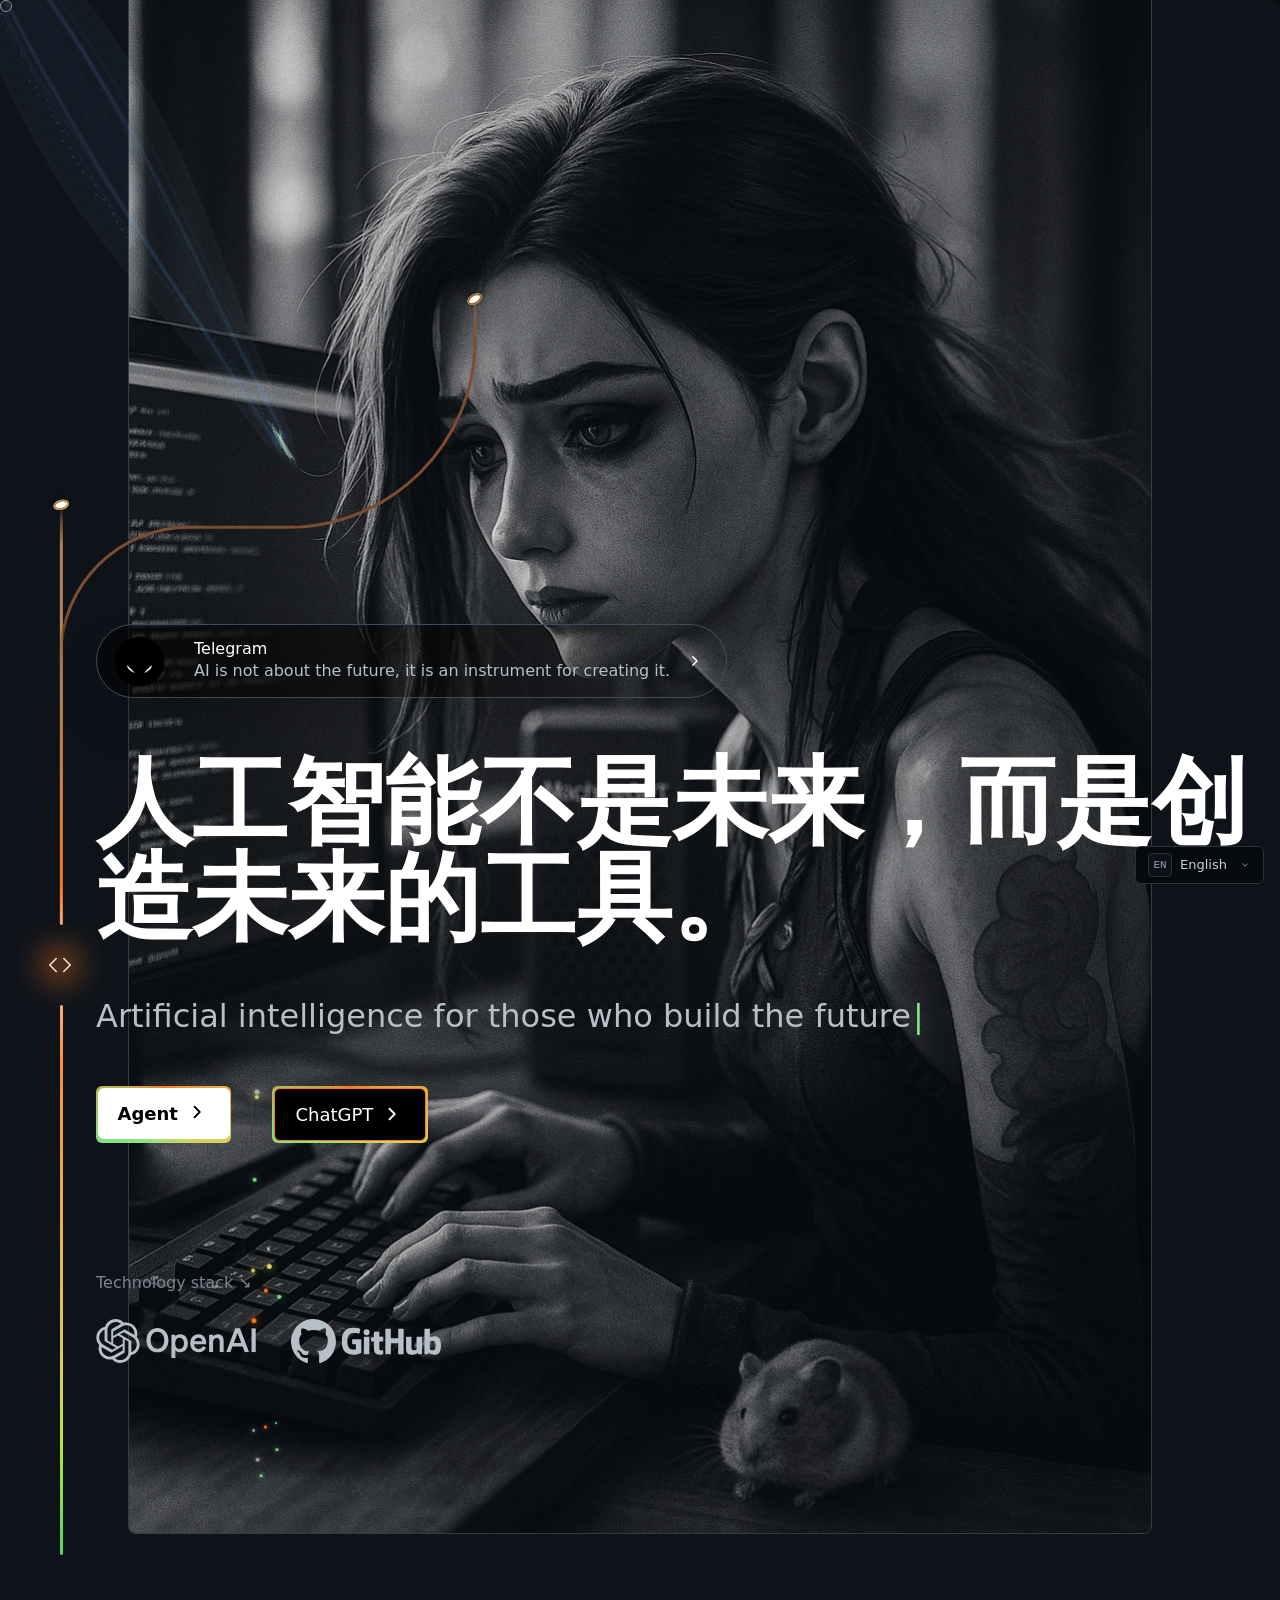
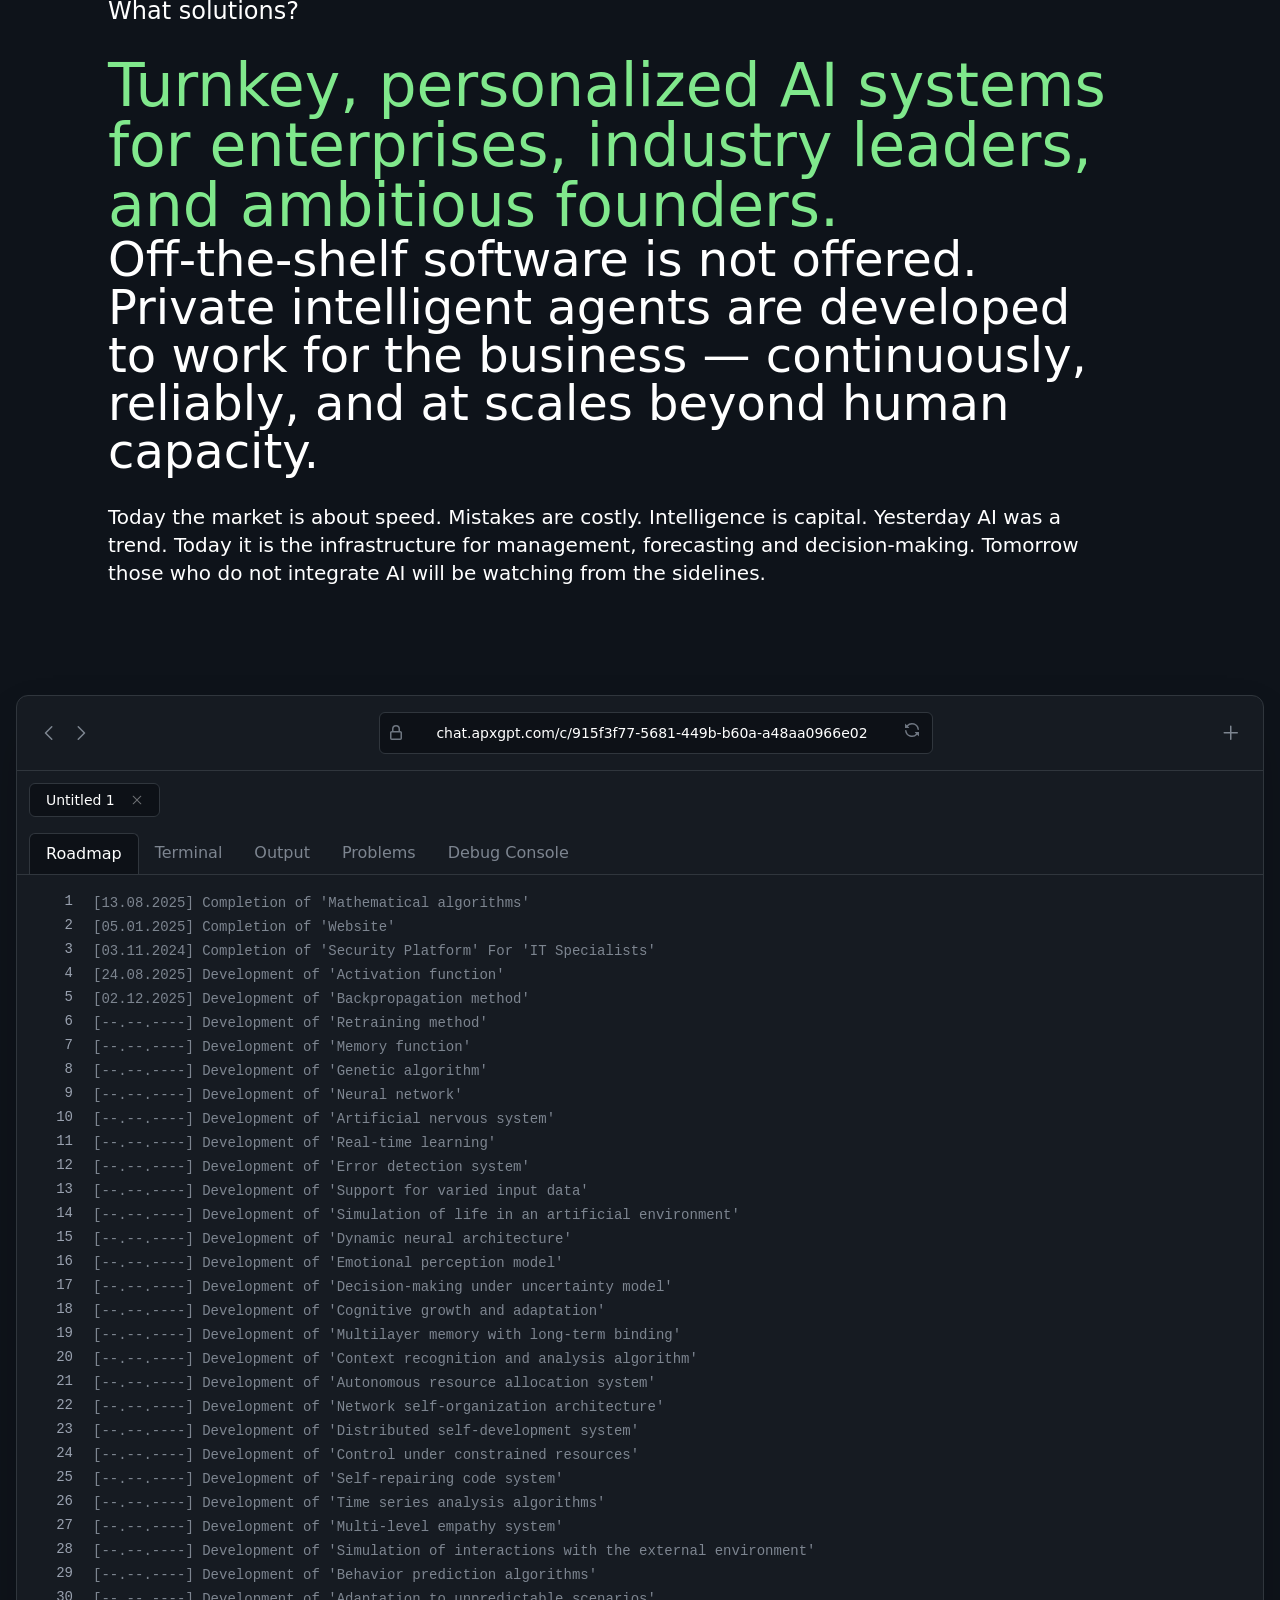
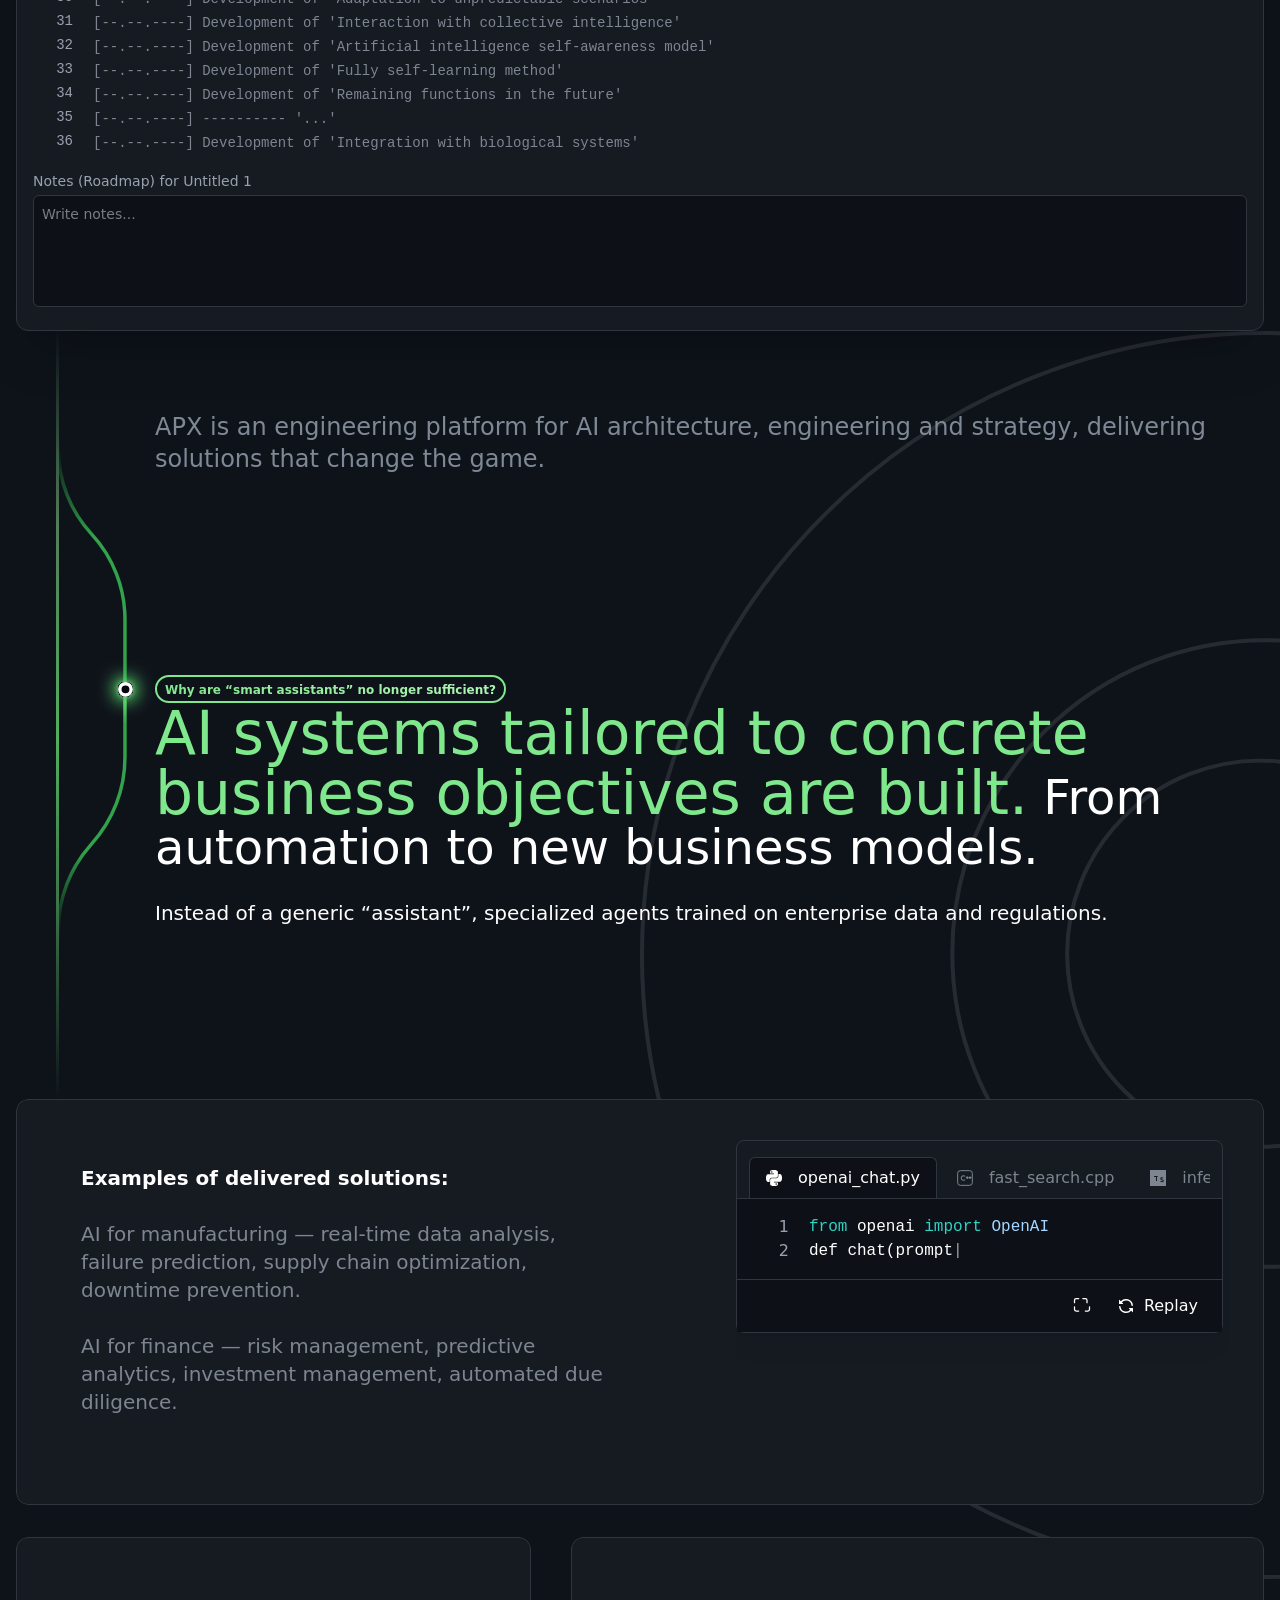
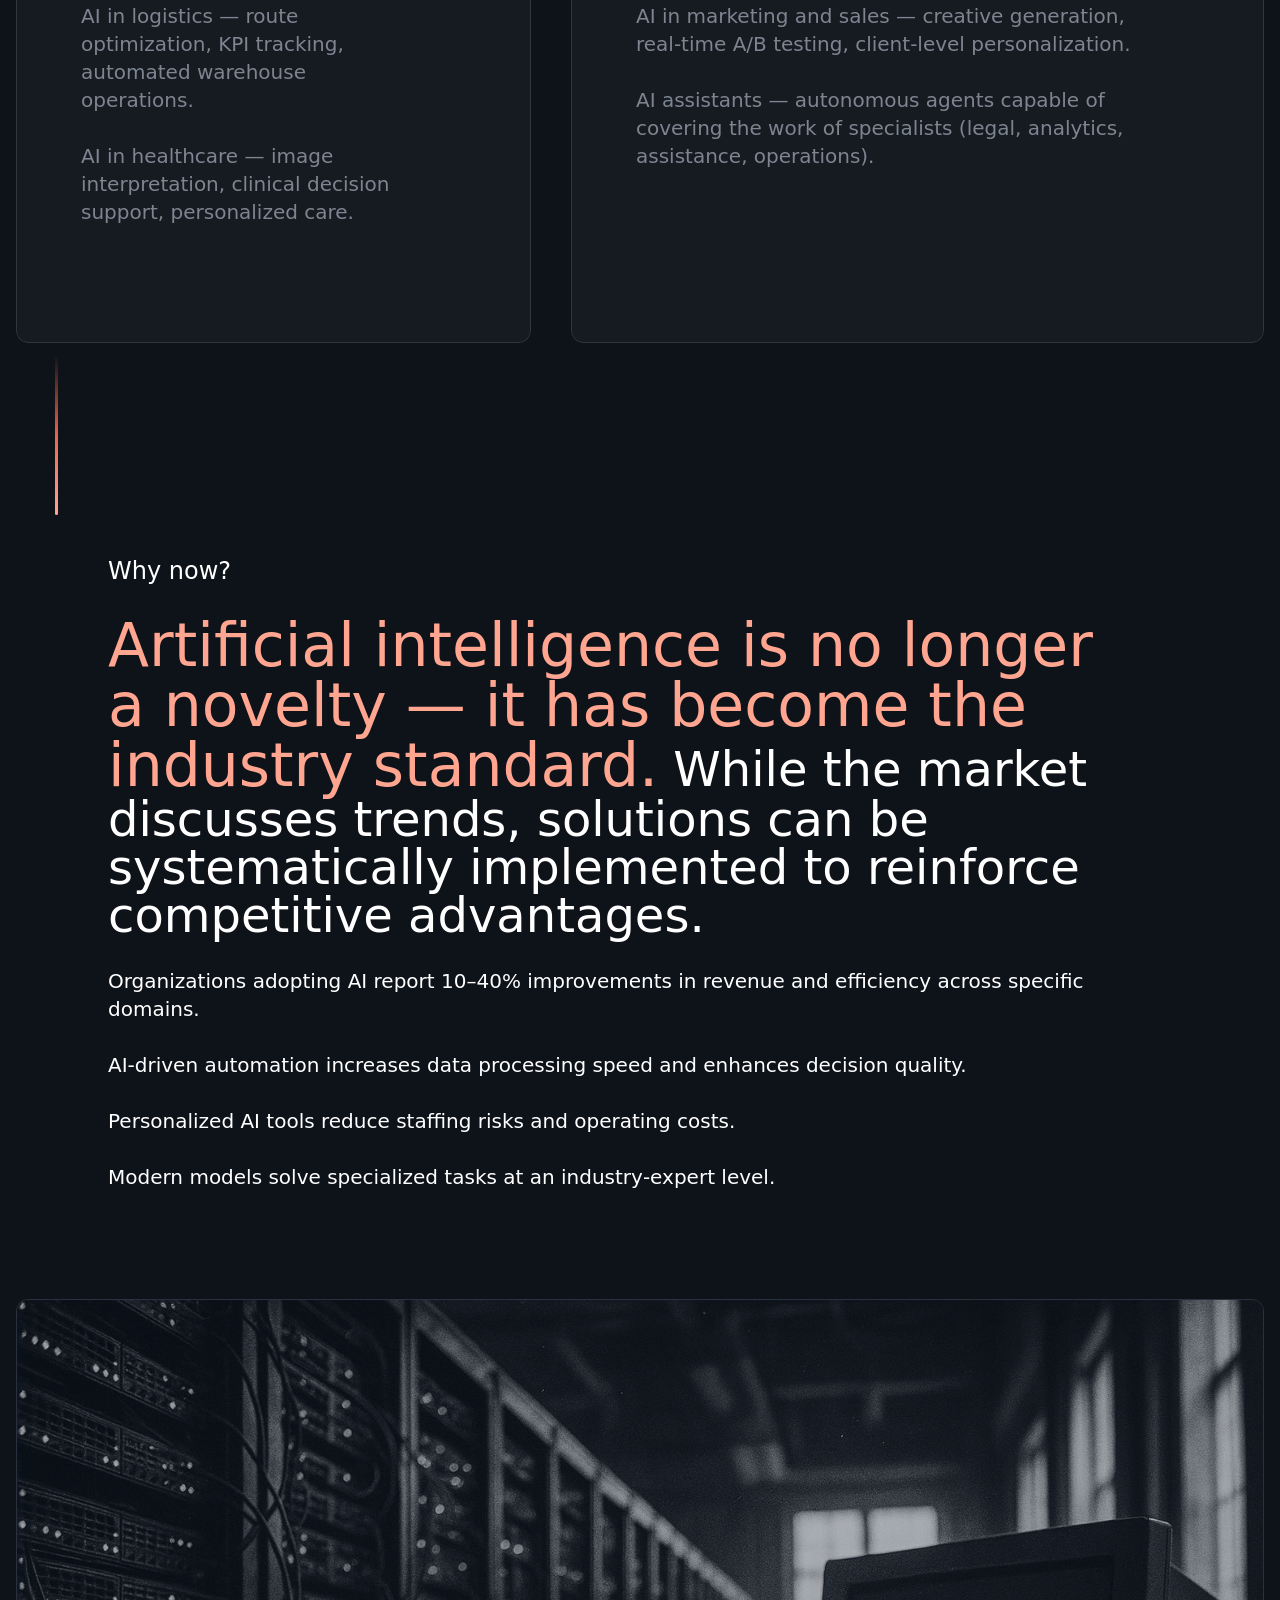
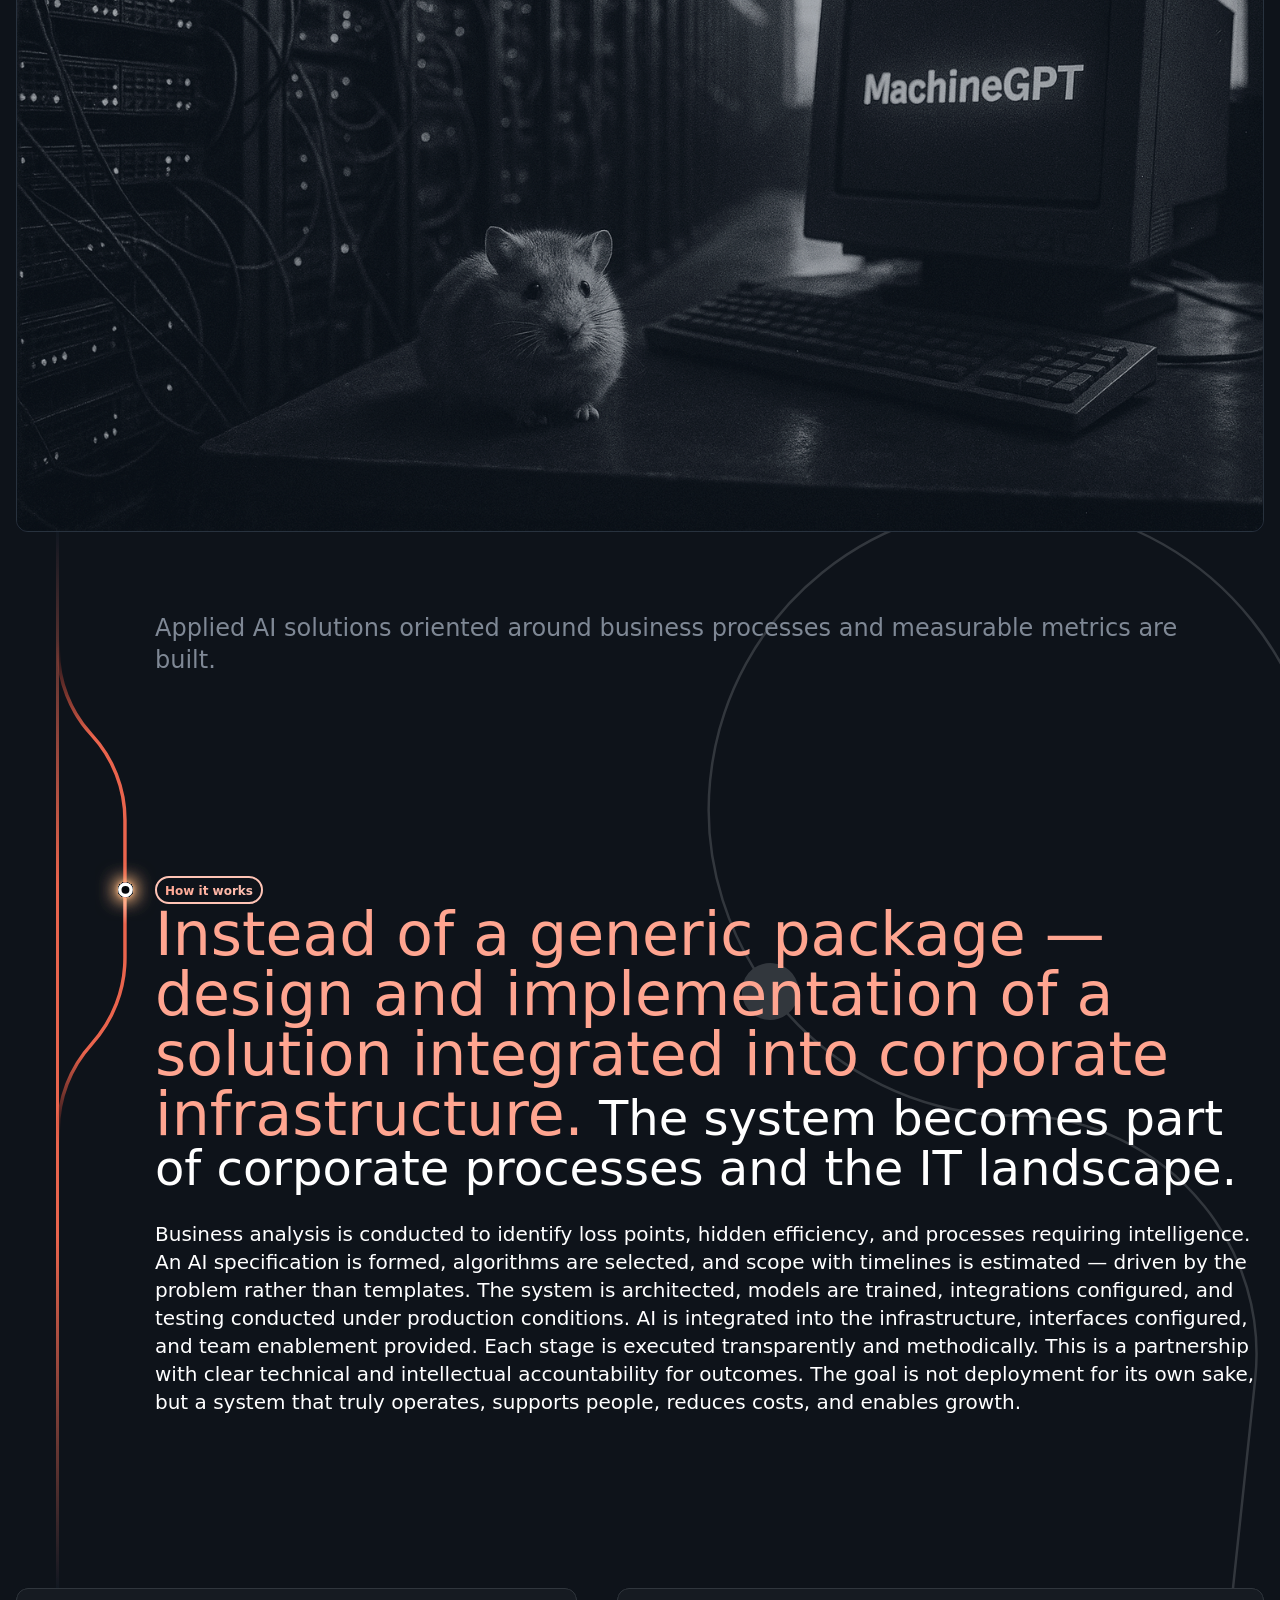
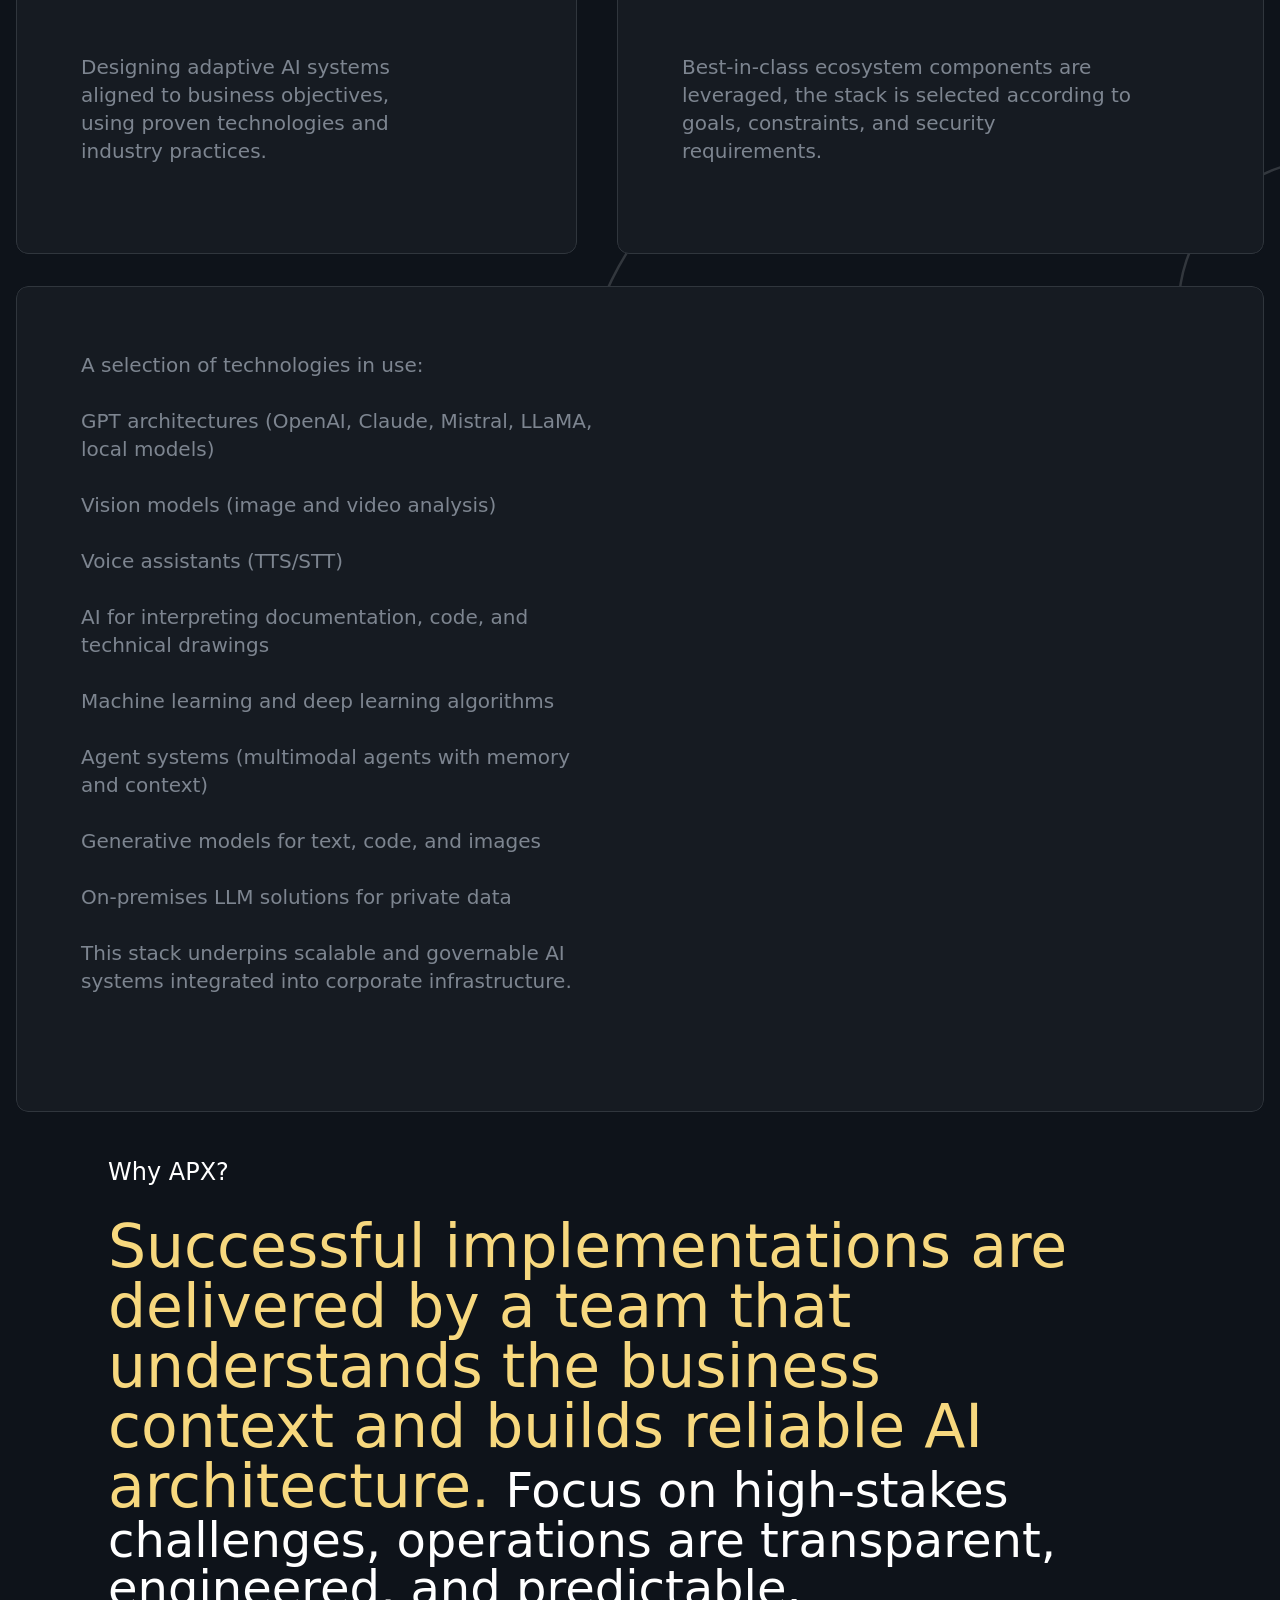
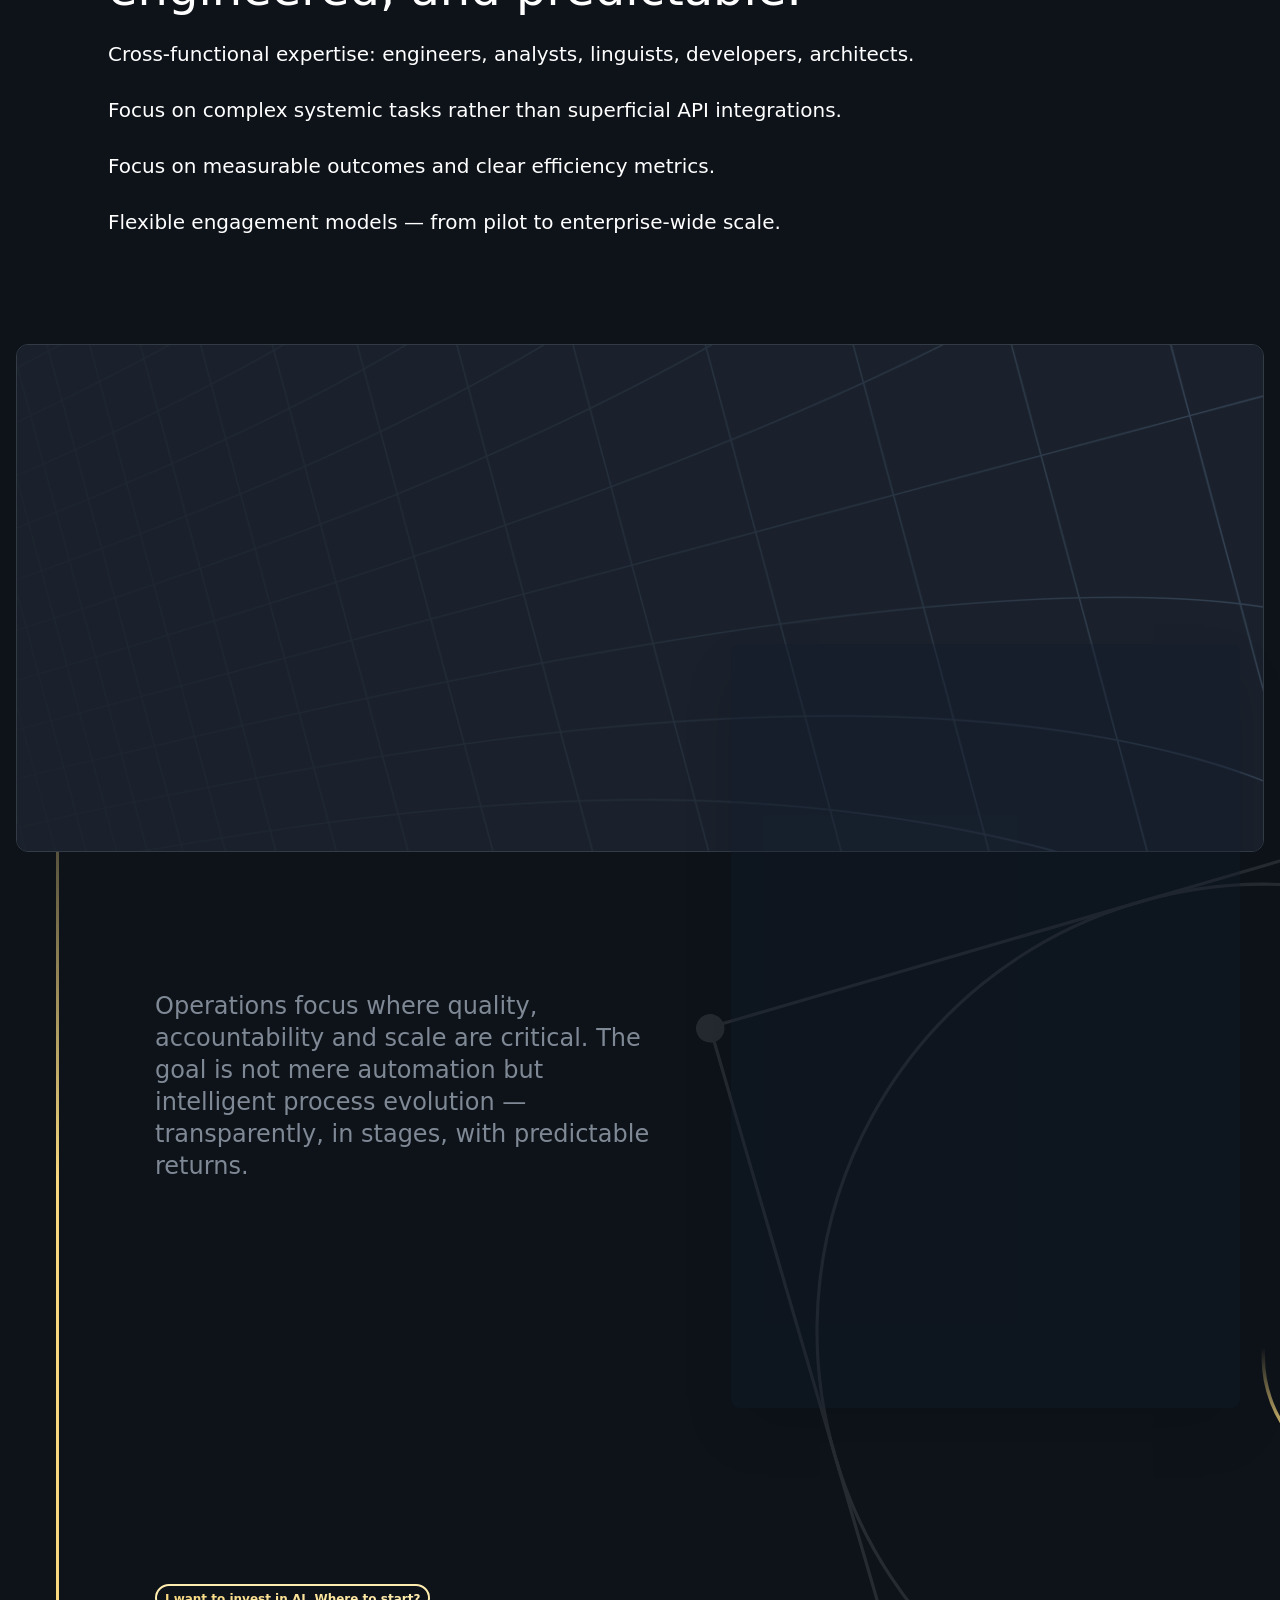
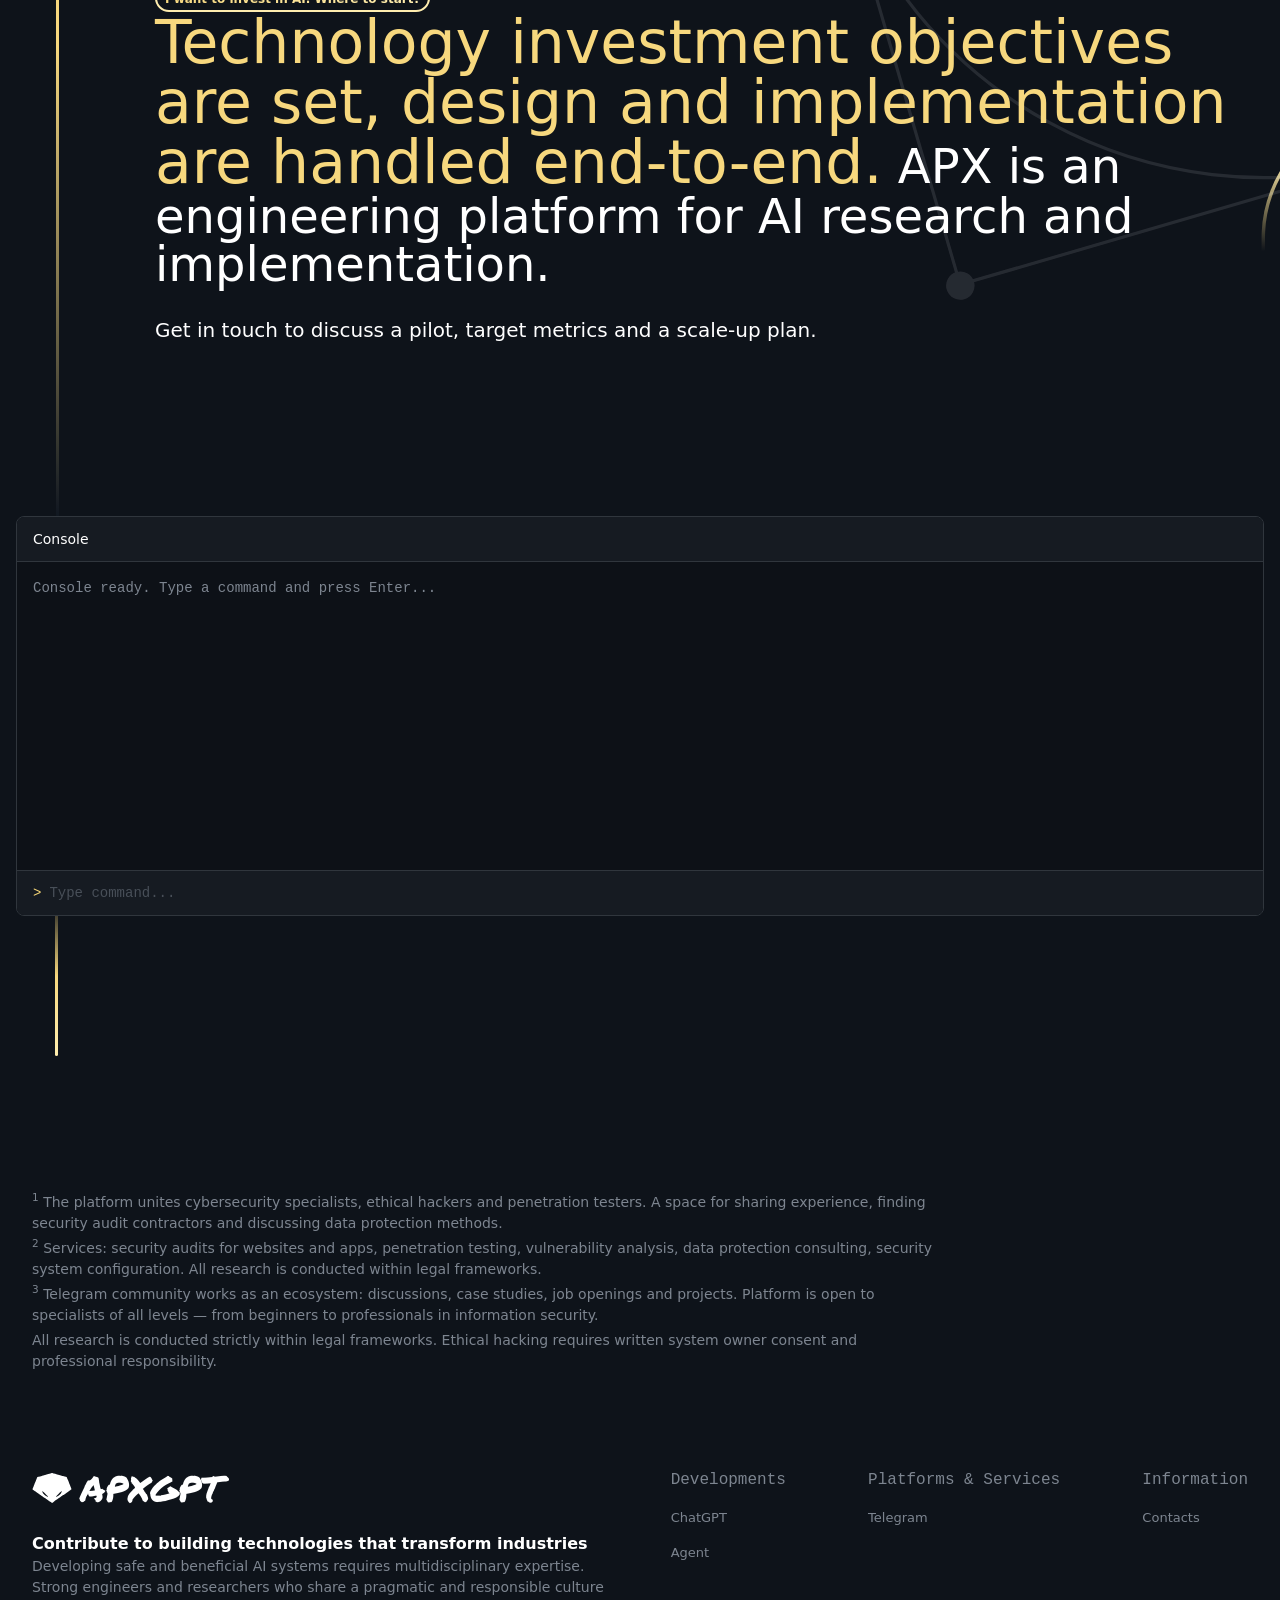
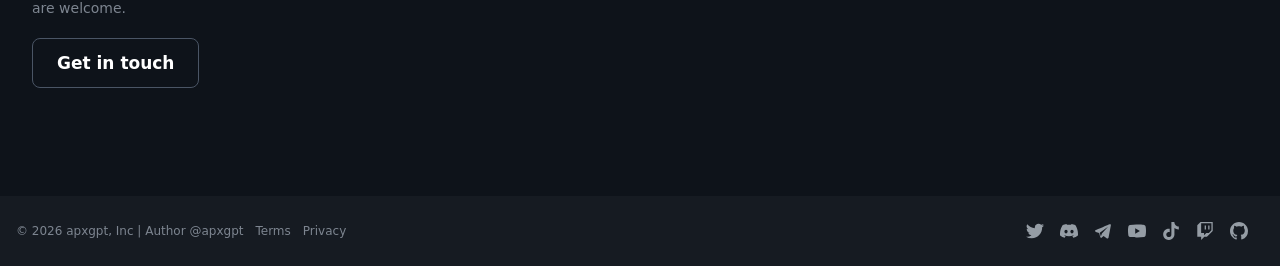
<file: en/index.html>
<!DOCTYPE html><html lang="en"><head><meta charSet="utf-8"/><meta name="viewport" content="width=device-width, initial-scale=1"/><link rel="preload" href="/_next/static/media/612bd71aa396cae6-s.p.0y-3ea_6ee5g5.woff2" as="font" crossorigin="" type="font/woff2"/><link rel="preload" as="image" href="/assets/home/signal-mesh-background.png"/><link rel="preload" as="image" href="/assets/capabilities/signal-node.svg"/><link rel="stylesheet" href="/_next/static/chunks/0eyrbq-ws9el-.css" data-precedence="next"/><link rel="stylesheet" href="/_next/static/chunks/3q1jnt1mzikx0.css" data-precedence="next"/><link rel="preload" as="script" fetchPriority="low" href="/_next/static/chunks/0a1gboz92241g.js"/><script src="/_next/static/chunks/12ng9y1xmtxdd.js" async=""></script><script src="/_next/static/chunks/2cya-h6pss2j9.js" async=""></script><script src="/_next/static/chunks/3w4o9hklow6fg.js" async=""></script><script src="/_next/static/chunks/turbopack-2u-mf2t0_rcni.js" async=""></script><script src="/_next/static/chunks/05-c3ty_6dwfk.js" async=""></script><script src="/_next/static/chunks/14mrh2-p_w84d.js" async=""></script><script src="/_next/static/chunks/3e0afwplf90z4.js" async=""></script><script src="/_next/static/chunks/417xt7o-_xp6f.js" async=""></script><script src="/_next/static/chunks/0uuqouyvovkws.js" async=""></script><script src="/_next/static/chunks/3sjrrxj4h_g0a.js" async=""></script><script src="/_next/static/chunks/3zw-fu-46hokt.js" async=""></script><script src="/_next/static/chunks/0br_f23o85n_d.js" async=""></script><script src="/_next/static/chunks/0yh4ntobiiva0.js" async=""></script><script src="/_next/static/chunks/1b0kgzo0_mpsv.js" async=""></script><meta name="next-size-adjust" content=""/><title>APX — Artificial Intelligence for Business | AI Platform | APX</title><meta name="description" content="APX is an engineering platform for designing and deploying artificial intelligence systems. AI agents, analytics, and business process automation for enterprises and startups."/><meta name="author" content="APXGPT"/><meta name="keywords" content="AI, artificial intelligence, machine learning, deep learning, AI for business, AI agents, automation, data analytics, GPT, neural networks, APX"/><meta name="creator" content="APXGPT"/><meta name="publisher" content="APXGPT"/><meta name="robots" content="index, follow, max-image-preview:large, max-snippet:-1"/><link rel="canonical" href="https://apxgpt.com/en/"/><link rel="alternate" hrefLang="ru" href="https://apxgpt.com/ru/"/><link rel="alternate" hrefLang="en" href="https://apxgpt.com/en/"/><link rel="alternate" hrefLang="zh" href="https://apxgpt.com/zh/"/><meta property="og:title" content="APX — Artificial Intelligence for Business | AI Platform"/><meta property="og:description" content="APX is an engineering platform for designing and deploying artificial intelligence systems. AI agents, analytics, and business process automation for enterprises and startups."/><meta property="og:url" content="https://apxgpt.com/en/"/><meta property="og:site_name" content="APX — AI Platform"/><meta property="og:locale" content="en_US"/><meta property="og:type" content="website"/><meta name="twitter:card" content="summary_large_image"/><meta name="twitter:title" content="APX — Artificial Intelligence for Business | AI Platform"/><meta name="twitter:description" content="APX is an engineering platform for designing and deploying artificial intelligence systems. AI agents, analytics, and business process automation for enterprises and startups."/><link rel="icon" href="/favicon.ico?favicon.2wsulhs5cn2k4.ico" sizes="32x32" type="image/x-icon"/><script src="/_next/static/chunks/0cz1d0mv5g_q7.js" noModule=""></script></head><body><div hidden=""><!--$--><!--/$--></div><canvas class="fixed inset-0 pointer-events-none z-0" style="opacity:1"></canvas><canvas class="fixed inset-0 pointer-events-none z-0" aria-hidden="true"></canvas><div class="custom-cursor" aria-hidden="true"></div><main class="site-content overflow-x-clip"><div class="relative z-50"><div class="absolute"></div></div><script type="application/ld+json">{"@context":"https://schema.org","@type":"Organization","name":"APXGPT","url":"https://apxgpt.com","logo":"https://apxgpt.com/assets/brand/avatar.png","description":"APX — engineering platform for designing and deploying artificial intelligence systems.","sameAs":["https://github.com/machinegpt","https://twitter.com/machinegpt","https://t.me/+xI1GzIsXQMw0MmMy"],"contactPoint":{"@type":"ContactPoint","email":"support@apxgpt.com","contactType":"customer service"}}</script><script type="application/ld+json">{"@context":"https://schema.org","@type":"WebSite","name":"APX — Artificial Intelligence for Business","url":"https://apxgpt.com/en","potentialAction":{"@type":"SearchAction","target":"https://apxgpt.com/search?q={search_term_string}","query-input":"required name=search_term_string"}}</script><div style="opacity:0;transform:translateY(10px)"><div class="overflow-hidden overflow-x-clip"><div class="absolute inset-0 opacity-30 rounded-lg mix-blend-screen bg-[#0c1622]"></div><div class="relative flex justify-center"><img alt="image-1024x1536-/assets/home/signal-mesh-background.png" loading="eager" width="1024" height="1536" decoding="async" data-nimg="1" class="absolute top-0 -left-52  max-sm:-left-8 md:left-auto lg:max-w-[1440px] max-md:max-w-[1240px] transition ease-in duration-200 -z-30 image rounded-b-lg border-x border-b border-[#30363d] select-none" style="color:transparent" src="/assets/home/signal-mesh-background.png"/></div><section class="hero-section px-4"><div class="relative max-w-[1280px] lg:pt-72 md:px-8 mx-auto pt-72"><div class="flex"><div class="relative"><div style="opacity:0;transform:translateY(40px)"><img alt="image-437x637-/assets/capabilities/signal-node.svg" loading="eager" width="437" height="637" decoding="async" data-nimg="1" class="max-md:mt-[-60px] max-w-none select-none" style="color:transparent" src="/assets/capabilities/signal-node.svg"/></div><div class="mx-auto my-7"><span class="relative z-[11]"><svg aria-hidden="true" height="24" viewBox="0 0 24 24" fill="currentColor" version="1.1" width="24" data-view-component="true" class="text-white"><path d="M15.22 4.97a.75.75 0 0 1 1.06 0l6.5 6.5a.75.75 0 0 1 0 1.06l-6.5 6.5a.749.749 0 0 1-1.275-.326.749.749 0 0 1 .215-.734L21.19 12l-5.97-5.97a.75.75 0 0 1 0-1.06Zm-6.44 0a.75.75 0 0 1 0 1.06L2.81 12l5.97 5.97a.749.749 0 0 1-.326 1.275.749.749 0 0 1-.734-.215l-6.5-6.5a.75.75 0 0 1 0-1.06l6.5-6.5a.75.75 0 0 1 1.06 0Z"></path></svg><span class="absolute left-0 top-0 w-6 h-full asset-glow " style="background-color:var(--mktg-accent-primary);filter:blur(17px)"></span></span></div><div class="relative"><div style="background:linear-gradient(#ffac72, #ff8d3e 10%, #d7d25e 70%, #b3e737 80%, #56d364);transform:scaleY(0)" class="mb-2 w-[3px] h-[550px] max-md:h-[650px] max-sm:h-[450px] max-ssm:h-[600px] max-sssm:h-[550px] line rounded-md ml-[12px] z-[-1]"></div></div></div><div class="absolute pt-36 mt-28 max-md:px-4 ml-4 md:ml-12"><div class="relative md:top-20 mb-[24px]" style="opacity:0;transform:translateY(40px)"><a href="https://t.me/+gCxP1kI2j3FlYzgy" target="_blank" rel="noreferrer" class="border-[1px] border-neutral-600 copilot rounded-full inline-block mb-2 shadow-2xl"><div class="flex items-center p-3 px-5"><img alt="image-180x180-/assets/brand/avatar.png" loading="lazy" width="180" height="180" decoding="async" data-nimg="1" class="rounded-full d-block w-auto flex-grow-0 flex-shrink-0 mr-6 max-md:mr-3 scale-110 select-none" style="color:transparent;width:45px;height:45px" src="/assets/brand/avatar.png"/><div class="md:mr-2 md:pl-2 py-0.5"><div class="font-medium text-white text-[16px] max-md:text-[14px] leading-5">Telegram</div><div class="max-md:text-[14px] text-[16px] text-[#b7bfc7]">AI is not about the future, it is an instrument for creating it.</div></div><div class="ml-auto"><svg xmlns="http://www.w3.org/2000/svg" class=" mb-[2px] text-white transition inline-block ml-3 ease-in duration-300  -translate-x-1" width="16" height="16" viewBox="0 0 16 16" fill="none"><path fill="currentColor" d="M7.28033 3.21967C6.98744 2.92678 6.51256 2.92678 6.21967 3.21967C5.92678 3.51256 5.92678 3.98744 6.21967 4.28033L7.28033 3.21967ZM11 8L11.5303 8.53033C11.8232 8.23744 11.8232 7.76256 11.5303 7.46967L11 8ZM6.21967 11.7197C5.92678 12.0126 5.92678 12.4874 6.21967 12.7803C6.51256 13.0732 6.98744 13.0732 7.28033 12.7803L6.21967 11.7197ZM6.21967 4.28033L10.4697 8.53033L11.5303 7.46967L7.28033 3.21967L6.21967 4.28033ZM10.4697 7.46967L6.21967 11.7197L7.28033 12.7803L11.5303 8.53033L10.4697 7.46967Z"></path><path class=" text-white transition ease-in duration-150 opacity-0 " stroke="currentColor" d="M1.75 8H11" stroke-width="1.5" stroke-linecap="round"></path></svg></div></div></a></div><h1 class="md:mt-28 lg:mt-32 sm:mt-12 mb-5 md:mb-12 relative z-2 max-md:mb-5 text-5xl md:text-7xl max-sm:text-5xl max-md:text-7xl lg:text-8xl font-semibold text-white" style="opacity:0;transform:translateY(40px)">人工智能不是未来，而是创造未来的工具。</h1><p class="relative z-1 text-[24px] md:text-[28px]  lg:text-[32px] leading-[30px] md:leading-[36px] lg:leading-[44px] mb-5 md:mb-12 md:10/12  lg:w-9/12 text-[#b7bfc7]" style="opacity:0;transform:translateY(40px)"><span class="typing-cursor">Artificial intelligence for those who build the future</span></p><div class="flex lg:w-11/12 md:space-x-5 max-md:flex-col max-md:gap-3" style="opacity:0;transform:translateY(40px)"><div class="gradient-border-wrapper rounded-md"><a href="https://github.com/machinegpt/agent" target="_blank" rel="noopener noreferrer" class="flex items-center w-full md:w-auto justify-center text-[18px] py-3 px-5 rounded-md bg-white font-bold gradient-border-inner">Agent<svg xmlns="http://www.w3.org/2000/svg" class=" mb-[2px] text-white transition inline-block ml-3 ease-in duration-300  -translate-x-1" width="20" height="20" viewBox="0 0 16 16" fill="none"><path fill="#000" d="M7.28033 3.21967C6.98744 2.92678 6.51256 2.92678 6.21967 3.21967C5.92678 3.51256 5.92678 3.98744 6.21967 4.28033L7.28033 3.21967ZM11 8L11.5303 8.53033C11.8232 8.23744 11.8232 7.76256 11.5303 7.46967L11 8ZM6.21967 11.7197C5.92678 12.0126 5.92678 12.4874 6.21967 12.7803C6.51256 13.0732 6.98744 13.0732 7.28033 12.7803L6.21967 11.7197ZM6.21967 4.28033L10.4697 8.53033L11.5303 7.46967L7.28033 3.21967L6.21967 4.28033ZM10.4697 7.46967L6.21967 11.7197L7.28033 12.7803L11.5303 8.53033L10.4697 7.46967Z"></path><path class=" text-white transition ease-in duration-150 opacity-0 " stroke="#000" d="M1.75 8H11" stroke-width="1.5" stroke-linecap="round"></path></svg></a></div><span class="max-sm:hidden border-t-[1px] md:border-l-[1px] border-neutral-700 mb-3 md:mb-0"></span><div class="gradient-border-wrapper gradient-border-accent rounded-md"><a href="https://sharedchat.fun" target="_blank" rel="noopener noreferrer" class="bg-black bg-opacity-50 flex items-center w-full md:w-auto justify-center text-[18px] py-3 px-5 rounded-md border-[#fc7920] border-[1.5px] text-white gradient-border-inner">ChatGPT<svg xmlns="http://www.w3.org/2000/svg" class=" mb-[2px] text-white transition inline-block ml-3 ease-in duration-300  -translate-x-1" width="20" height="20" viewBox="0 0 16 16" fill="none"><path fill="currentColor" d="M7.28033 3.21967C6.98744 2.92678 6.51256 2.92678 6.21967 3.21967C5.92678 3.51256 5.92678 3.98744 6.21967 4.28033L7.28033 3.21967ZM11 8L11.5303 8.53033C11.8232 8.23744 11.8232 7.76256 11.5303 7.46967L11 8ZM6.21967 11.7197C5.92678 12.0126 5.92678 12.4874 6.21967 12.7803C6.51256 13.0732 6.98744 13.0732 7.28033 12.7803L6.21967 11.7197ZM6.21967 4.28033L10.4697 8.53033L11.5303 7.46967L7.28033 3.21967L6.21967 4.28033ZM10.4697 7.46967L6.21967 11.7197L7.28033 12.7803L11.5303 8.53033L10.4697 7.46967Z"></path><path class=" text-white transition ease-in duration-150 opacity-0 " stroke="currentColor" d="M1.75 8H11" stroke-width="1.5" stroke-linecap="round"></path></svg></a></div></div><div class="md:my-32 my-24" style="opacity:0;transform:translateY(40px)"><p class="text-[16px] leading-[24px] text-[#7d8590]">Technology stack ↘︎</p><div class="mt-6 grid grid-cols-2 md:grid-cols-4 lg:grid-cols-6 items-center gap-y-4 gap-x-0.5 select-none"><a href="https://openai.com/api/" target="_blank" rel="noopener noreferrer" class="inline-block"><img alt="OpenAI logo" loading="lazy" width="162" height="44" decoding="async" data-nimg="1" class="transition ease-in-out duration-300 hover:brightness-125" style="color:transparent" src="/assets/partners/openai.svg"/></a><a href="https://github.com/machinegpt" target="_blank" rel="noopener noreferrer" class="inline-block"><img alt="GitHub logo" loading="lazy" width="150" height="44" decoding="async" data-nimg="1" class="transition ease-in-out duration-300 hover:brightness-125" style="color:transparent" src="/assets/partners/github.svg"/></a></div></div></div></div></div></section><div id="nav" class="absolute h-[60px] z-[100] hidden"><div class="w-full sticky  py-2 bg-[#0d1117]/95 backdrop-blur-sm top-0 max-lg:px-4"><div class="absolute bottom-0 left-0 right-0 h-[1px] bg-gradient-to-r from-[#fc7920] via-[#7ee787] to-[#fc7920] opacity-40"></div><div class="max-w-[1280px] mx-auto pb-2 lg:pb-3 pt-1 flex lg:px-3 px-4 lg:px-12 items-center max-lg:flex-col relative "><button class="lg:hidden absolute right-4 top-4 z-10"><svg aria-hidden="true" height="24" fill="currentColor" viewBox="0 0 24 24" version="1.1" width="24" data-view-component="true" class=" text-white false"><path d="M5.22 8.22a.749.749 0 0 0 0 1.06l6.25 6.25a.749.749 0 0 0 1.06 0l6.25-6.25a.749.749 0 1 0-1.06-1.06L12 13.939 6.28 8.22a.749.749 0 0 0-1.06 0Z"></path></svg><svg aria-hidden="true" height="24" width="24" fill="#fff" viewBox="0 0 24 24" version="1.1" data-view-component="true" class="hidden"><path d="M5.72 5.72a.75.75 0 0 1 1.06 0L12 10.94l5.22-5.22a.749.749 0 0 1 1.275.326.749.749 0 0 1-.215.734L13.06 12l5.22 5.22a.749.749 0 0 1-.326 1.275.749.749 0 0 1-.734-.215L12 13.06l-5.22 5.22a.751.751 0 0 1-1.042-.018.751.751 0 0 1-.018-1.042L10.94 12 5.72 6.78a.75.75 0 0 1 0-1.06Z"></path></svg></button><div class="flex lg:flex-row flex-col text-[16px] justify-start max-lg:w-full flex-auto lg:space-x-4 text-white "><a href="#whatWeDo" class="max-lg:pt-2 lg:hover:text-blue-500 max-lg:hidden">What solutions?<div class="w-10/12 max-lg:hidden mx-auto mt-1 h-[1px] false false"></div></a><a href="#whyNow" class="max-lg:pt-2 lg:hover:text-blue-500 max-lg:hidden">Why now?<div class="w-10/12 max-lg:hidden mx-auto mt-1 h-[1px] false false"></div></a><a href="#whyApx" class="max-lg:pt-2 lg:hover:text-blue-500 max-lg:hidden">Why APX?<div class="w-10/12 max-lg:hidden mx-auto mt-1 h-[1px] false false"></div></a></div><div class="lg:ml-5 flex items-center lg:space-x-5 max-lg:space-y-3 max-lg:flex-col max-lg:w-full max-lg:mt-5 max-lg:hidden"><a href="https://sharedchat.fun" target="_blank" rel="noopener noreferrer" class="flex items-center max-lg:w-full font-semibold justify-center rounded-md px-5 py-3 text-base text-white space-x-2 border-[1px] border-[#fc7920]">ChatGPT<svg xmlns="http://www.w3.org/2000/svg" class=" mb-[2px] text-white transition inline-block ml-3 ease-in duration-300  -translate-x-1" width="16" height="16" viewBox="0 0 16 16" fill="none"><path fill="currentColor" d="M7.28033 3.21967C6.98744 2.92678 6.51256 2.92678 6.21967 3.21967C5.92678 3.51256 5.92678 3.98744 6.21967 4.28033L7.28033 3.21967ZM11 8L11.5303 8.53033C11.8232 8.23744 11.8232 7.76256 11.5303 7.46967L11 8ZM6.21967 11.7197C5.92678 12.0126 5.92678 12.4874 6.21967 12.7803C6.51256 13.0732 6.98744 13.0732 7.28033 12.7803L6.21967 11.7197ZM6.21967 4.28033L10.4697 8.53033L11.5303 7.46967L7.28033 3.21967L6.21967 4.28033ZM10.4697 7.46967L6.21967 11.7197L7.28033 12.7803L11.5303 8.53033L10.4697 7.46967Z"></path><path class=" text-white transition ease-in duration-150 opacity-0 " stroke="currentColor" d="M1.75 8H11" stroke-width="1.5" stroke-linecap="round"></path></svg></a><a href="https://github.com/machinegpt/agent" target="_blank" rel="noopener noreferrer" class="flex items-center max-lg:w-full font-semibold justify-center rounded-md px-5 py-3 text-base bg-white">Agent<svg xmlns="http://www.w3.org/2000/svg" class=" mb-[2px] text-white transition inline-block ml-3 ease-in duration-300  -translate-x-1" width="16" height="16" viewBox="0 0 16 16" fill="none"><path fill="#000" d="M7.28033 3.21967C6.98744 2.92678 6.51256 2.92678 6.21967 3.21967C5.92678 3.51256 5.92678 3.98744 6.21967 4.28033L7.28033 3.21967ZM11 8L11.5303 8.53033C11.8232 8.23744 11.8232 7.76256 11.5303 7.46967L11 8ZM6.21967 11.7197C5.92678 12.0126 5.92678 12.4874 6.21967 12.7803C6.51256 13.0732 6.98744 13.0732 7.28033 12.7803L6.21967 11.7197ZM6.21967 4.28033L10.4697 8.53033L11.5303 7.46967L7.28033 3.21967L6.21967 4.28033ZM10.4697 7.46967L6.21967 11.7197L7.28033 12.7803L11.5303 8.53033L10.4697 7.46967Z"></path><path class=" text-white transition ease-in duration-150 opacity-0 " stroke="#000" d="M1.75 8H11" stroke-width="1.5" stroke-linecap="round"></path></svg></a></div></div></div></div><div class="fixed bottom-4 right-4 z-[50]"><div class="relative "><button type="button" aria-haspopup="listbox" aria-expanded="false" aria-label="Change language" class="inline-flex items-center gap-2 px-3 py-1.5 rounded-md border border-[#2a313b] bg-[#070a0d] text-white hover:border-[#3a4350] focus:outline-none focus:ring-1 focus:ring-[#30363d]"><span class="inline-flex items-center justify-center w-6 h-6 rounded bg-[#0d1117] text-[#9ba3af] border border-[#2a313b] text-[11px] font-mono">EN</span><span class="text-[13px] text-[#c9d1d9]">English</span><svg class="w-3 h-3 ml-1 transition-transform rotate-0" viewBox="0 0 20 20" fill="none" aria-hidden="true"><path d="M6 8l4 4 4-4" stroke="#9ba3af" stroke-width="1.5" stroke-linecap="round" stroke-linejoin="round"></path></svg></button></div></div><div id="whatWeDo" class="home-section px-4 pt-8 false"><div class="max-w-[1280px] mx-auto"><div class="flex md:pl-7 space-x-3 md:space-x-10"><div class="flex flex-col items-center"><div class="hero-drone relative py-1" style="opacity:0"><svg aria-hidden="true" height="24" viewBox="0 0 24 24" fill="currentColor" version="1.1" width="24" data-view-component="true" class="octicon octicon-briefcase text-white"><path d="M7.5 1.75C7.5.784 8.284 0 9.25 0h5.5c.966 0 1.75.784 1.75 1.75V4h4.75c.966 0 1.75.784 1.75 1.75v14.5A1.75 1.75 0 0 1 21.25 22H2.75A1.75 1.75 0 0 1 1 20.25V5.75C1 4.784 1.784 4 2.75 4H7.5Zm-5 10.24v8.26c0 .138.112.25.25.25h18.5a.25.25 0 0 0 .25-.25v-8.26A4.235 4.235 0 0 1 18.75 13H5.25a4.235 4.235 0 0 1-2.75-1.01Zm19-3.24v-3a.25.25 0 0 0-.25-.25H2.75a.25.25 0 0 0-.25.25v3a2.75 2.75 0 0 0 2.75 2.75h13.5a2.75 2.75 0 0 0 2.75-2.75Zm-6.5-7a.25.25 0 0 0-.25-.25h-5.5a.25.25 0 0 0-.25.25V4h6Z"></path></svg><span class="absolute left-0 top-0 h-full w-full asset-glow-productivity z-3"></span></div><div class="h-full w-[3px] mt-6 rounded-md bg-gradient-to-b from-[#7ee787]" style="height:0px"></div></div><div class="md:w-10/12 mb-24" style="opacity:0;transform:translateX(-30px)"><h2 class="hero-drone text-[20px] md:text-2xl mb-7 font-medium text-white">What solutions?</h2><h3 class="text-[28px] md:text-[40px] max-md:leading-8 max-lg:leading-10 lg:text-5xl mb-7 font-medium text-white"><span class="mb-2 mt-3 mb-7 lg:text-6xl md:text-5xl text-3xl font-medium" style="color:#7ee787">Turnkey, personalized AI systems for enterprises, industry leaders, and ambitious founders.</span> <!-- -->Off‑the‑shelf software is not offered. Private intelligent agents are developed to work for the business — continuously, reliably, and at scales beyond human capacity.</h3><p class="mb-3 md:text-xl text-base font-medium text-white">Today the market is about speed. Mistakes are costly. Intelligence is capital. Yesterday AI was a trend. Today it is the infrastructure for management, forecasting and decision‑making. Tomorrow those who do not integrate AI will be watching from the sidelines.</p></div></div><div class="tab rounded-xl border-[0.5px] border-[#30363d] overflow-hidden relative shadow-2xl bg-[#161b22]"><div class="flex items-center justify-between border-b-[0.5px] border-[#30363d] p-4"><div class="pre-next max-md:hidden flex text-[#7d8590] font-medium"><button type="button" aria-label="Previous tab" class="p-1 rounded hover:text-gray-300"><svg aria-hidden="true" height="24" fill="currentColor" viewBox="0 0 24 24" version="1.1" width="24" data-view-component="true" class="octicon octicon-chevron-left color-fg-muted"><path d="M15.28 5.22a.75.75 0 0 1 0 1.06L9.56 12l5.72 5.72a.749.749 0 0 1-.326 1.275.749.749 0 0 1-.734-.215l-6.25-6.25a.75.75 0 0 1 0-1.06l6.25-6.25a.75.75 0 0 1 1.06 0Z"></path></svg></button><button type="button" aria-label="Next tab" class="p-1 rounded hover:text-gray-300"><svg aria-hidden="true" height="24" fill="currentColor" viewBox="0 0 24 24" version="1.1" width="24" data-view-component="true" class="octicon octicon-chevron-right color-fg-muted"><path d="M8.72 18.78a.75.75 0 0 1 0-1.06L14.44 12 8.72 6.28a.751.751 0 0 1 .018-1.042.751.751 0 0 1 1.042-.018l6.25 6.25a.75.75 0 0 1 0 1.06l-6.25 6.25a.75.75 0 0 1-1.06 0Z"></path></svg></button></div><div class="flex items-center justify-between px-2 py-1 rounded-md bg-[#0d1117] border-[0.5px] border-[#30363d] w-full md:w-auto"><svg aria-hidden="true" height="16" fill="currentColor" viewBox="0 0 16 16" version="1.1" width="16" data-view-component="true" class="octicon octicon-lock color-fg-subtle flex-shrink-0 text-[#7d8590]"><path d="M4 4a4 4 0 0 1 8 0v2h.25c.966 0 1.75.784 1.75 1.75v5.5A1.75 1.75 0 0 1 12.25 15h-8.5A1.75 1.75 0 0 1 2 13.25v-5.5C2 6.784 2.784 6 3.75 6H4Zm8.25 3.5h-8.5a.25.25 0 0 0-.25.25v5.5c0 .138.112.25.25.25h8.5a.25.25 0 0 0 .25-.25v-5.5a.25.25 0 0 0-.25-.25ZM10.5 6V4a2.5 2.5 0 1 0-5 0v2Z"></path></svg><div class="md:px-8 px-2 text-white whitespace-nowrap overflow-hidden text-[14px] text-ellipsis">chat.apxgpt.com/c/915f3f77-5681-449b-b60a-a48aa0966e02</div><button type="button" aria-label="Refresh content" class="p-1 rounded"><span class="inline-flex"><svg aria-hidden="true" height="16" fill="currentColor" viewBox="0 0 16 16" version="1.1" width="16" data-view-component="true" class="octicon octicon-sync color-fg-subtle flex-shrink-0 text-[#7d8590]"><path d="M1.705 8.005a.75.75 0 0 1 .834.656 5.5 5.5 0 0 0 9.592 2.97l-1.204-1.204a.25.25 0 0 1 .177-.427h3.646a.25.25 0 0 1 .25.25v3.646a.25.25 0 0 1-.427.177l-1.38-1.38A7.002 7.002 0 0 1 1.05 8.84a.75.75 0 0 1 .656-.834ZM8 2.5a5.487 5.487 0 0 0-4.131 1.869l1.204 1.204A.25.25 0 0 1 4.896 6H1.25A.25.25 0 0 1 1 5.75V2.104a.25.25 0 0 1 .427-.177l1.38 1.38A7.002 7.002 0 0 1 14.95 7.16a.75.75 0 0 1-1.49.178A5.5 5.5 0 0 0 8 2.5Z"></path></svg></span></button></div><div class="pre-next max-md:hidden flex text-[#7d8590] font-medium"><button type="button" aria-label="Add file" class="p-1 rounded hover:text-gray-300"><svg aria-hidden="true" height="24" fill="currentColor" viewBox="0 0 24 24" version="1.1" width="24" data-view-component="true" class="octicon octicon-plus color-fg-muted"><path d="M11.75 4.5a.75.75 0 0 1 .75.75V11h5.75a.75.75 0 0 1 0 1.5H12.5v5.75a.75.75 0 0 1-1.5 0V12.5H5.25a.75.75 0 0 1 0-1.5H11V5.25a.75.75 0 0 1 .75-.75Z"></path></svg></button></div></div><div class="flex items-stretch"><div class="min-w-0 w-full"><div class="text-[#7d8590]"><ul class="flex px-3 pt-4 md:pt-4 border-b-[0.5px] border-[#30363d] overflow-x-auto whitespace-nowrap no-scrollbar"><li class="px-3 py-1.5 md:px-4 md:py-2 border-[0.5px] rounded-t-md border-b-[0] text-white border-[#30363d] bg-[#0d1117]">Roadmap</li><li class="px-3 py-1.5 md:px-4 md:py-2 cursor-pointer hover:text-gray-300">Terminal</li><li class="px-3 py-1.5 md:px-4 md:py-2 cursor-pointer hover:text-gray-300">Output</li><li class="px-3 py-1.5 md:px-4 md:py-2 cursor-pointer hover:text-gray-300">Problems</li><li class="px-3 py-1.5 md:px-4 md:py-2 cursor-pointer hover:text-gray-300">Debug Console</li></ul></div><div class="px-4 pt-4 pb-4 text-[#7d8590]"><div class="relative w-full overflow-auto outline-none focus:outline-none focus:ring-0 border-0 bg-transparent no-scrollbar"><div class="min-w-full font-mono text-[14px]" style="opacity:0"><div class="grid grid-cols-[3rem_1fr] gap-3 items-start" style="opacity:0;transform:translateY(3px)"><div class="select-none pr-2 text-right text-gray-400">1</div><div class="w-full"><pre class="whitespace-pre leading-6 text-[14px] text-[#7d8590]"><span class="code-editor-line-mktg">[13.08.2025] Completion of &#x27;Mathematical algorithms&#x27;</span></pre></div></div><div class="grid grid-cols-[3rem_1fr] gap-3 items-start" style="opacity:0;transform:translateY(3px)"><div class="select-none pr-2 text-right text-gray-400">2</div><div class="w-full"><pre class="whitespace-pre leading-6 text-[14px] text-[#7d8590]"><span class="code-editor-line-mktg">[05.01.2025] Completion of &#x27;Website&#x27;</span></pre></div></div><div class="grid grid-cols-[3rem_1fr] gap-3 items-start" style="opacity:0;transform:translateY(3px)"><div class="select-none pr-2 text-right text-gray-400">3</div><div class="w-full"><pre class="whitespace-pre leading-6 text-[14px] text-[#7d8590]"><span class="code-editor-line-mktg">[03.11.2024] Completion of &#x27;Security Platform&#x27; For &#x27;IT Specialists&#x27;</span></pre></div></div><div class="grid grid-cols-[3rem_1fr] gap-3 items-start" style="opacity:0;transform:translateY(3px)"><div class="select-none pr-2 text-right text-gray-400">4</div><div class="w-full"><pre class="whitespace-pre leading-6 text-[14px] text-[#7d8590]"><span class="code-editor-line-mktg">[24.08.2025] Development of &#x27;Activation function&#x27;</span></pre></div></div><div class="grid grid-cols-[3rem_1fr] gap-3 items-start" style="opacity:0;transform:translateY(3px)"><div class="select-none pr-2 text-right text-gray-400">5</div><div class="w-full"><pre class="whitespace-pre leading-6 text-[14px] text-[#7d8590]"><span class="code-editor-line-mktg">[02.12.2025] Development of &#x27;Backpropagation method&#x27;</span></pre></div></div><div class="grid grid-cols-[3rem_1fr] gap-3 items-start" style="opacity:0;transform:translateY(3px)"><div class="select-none pr-2 text-right text-gray-400">6</div><div class="w-full"><pre class="whitespace-pre leading-6 text-[14px] text-[#7d8590]"><span class="code-editor-line-mktg">[--.--.----] Development of &#x27;Retraining method&#x27;</span></pre></div></div><div class="grid grid-cols-[3rem_1fr] gap-3 items-start" style="opacity:0;transform:translateY(3px)"><div class="select-none pr-2 text-right text-gray-400">7</div><div class="w-full"><pre class="whitespace-pre leading-6 text-[14px] text-[#7d8590]"><span class="code-editor-line-mktg">[--.--.----] Development of &#x27;Memory function&#x27;</span></pre></div></div><div class="grid grid-cols-[3rem_1fr] gap-3 items-start" style="opacity:0;transform:translateY(3px)"><div class="select-none pr-2 text-right text-gray-400">8</div><div class="w-full"><pre class="whitespace-pre leading-6 text-[14px] text-[#7d8590]"><span class="code-editor-line-mktg">[--.--.----] Development of &#x27;Genetic algorithm&#x27;</span></pre></div></div><div class="grid grid-cols-[3rem_1fr] gap-3 items-start" style="opacity:0;transform:translateY(3px)"><div class="select-none pr-2 text-right text-gray-400">9</div><div class="w-full"><pre class="whitespace-pre leading-6 text-[14px] text-[#7d8590]"><span class="code-editor-line-mktg">[--.--.----] Development of &#x27;Neural network&#x27;</span></pre></div></div><div class="grid grid-cols-[3rem_1fr] gap-3 items-start" style="opacity:0;transform:translateY(3px)"><div class="select-none pr-2 text-right text-gray-400">10</div><div class="w-full"><pre class="whitespace-pre leading-6 text-[14px] text-[#7d8590]"><span class="code-editor-line-mktg">[--.--.----] Development of &#x27;Artificial nervous system&#x27;</span></pre></div></div><div class="grid grid-cols-[3rem_1fr] gap-3 items-start" style="opacity:0;transform:translateY(3px)"><div class="select-none pr-2 text-right text-gray-400">11</div><div class="w-full"><pre class="whitespace-pre leading-6 text-[14px] text-[#7d8590]"><span class="code-editor-line-mktg">[--.--.----] Development of &#x27;Real-time learning&#x27;</span></pre></div></div><div class="grid grid-cols-[3rem_1fr] gap-3 items-start" style="opacity:0;transform:translateY(3px)"><div class="select-none pr-2 text-right text-gray-400">12</div><div class="w-full"><pre class="whitespace-pre leading-6 text-[14px] text-[#7d8590]"><span class="code-editor-line-mktg">[--.--.----] Development of &#x27;Error detection system&#x27;</span></pre></div></div><div class="grid grid-cols-[3rem_1fr] gap-3 items-start" style="opacity:0;transform:translateY(3px)"><div class="select-none pr-2 text-right text-gray-400">13</div><div class="w-full"><pre class="whitespace-pre leading-6 text-[14px] text-[#7d8590]"><span class="code-editor-line-mktg">[--.--.----] Development of &#x27;Support for varied input data&#x27;</span></pre></div></div><div class="grid grid-cols-[3rem_1fr] gap-3 items-start" style="opacity:0;transform:translateY(3px)"><div class="select-none pr-2 text-right text-gray-400">14</div><div class="w-full"><pre class="whitespace-pre leading-6 text-[14px] text-[#7d8590]"><span class="code-editor-line-mktg">[--.--.----] Development of &#x27;Simulation of life in an artificial environment&#x27;</span></pre></div></div><div class="grid grid-cols-[3rem_1fr] gap-3 items-start" style="opacity:0;transform:translateY(3px)"><div class="select-none pr-2 text-right text-gray-400">15</div><div class="w-full"><pre class="whitespace-pre leading-6 text-[14px] text-[#7d8590]"><span class="code-editor-line-mktg">[--.--.----] Development of &#x27;Dynamic neural architecture&#x27;</span></pre></div></div><div class="grid grid-cols-[3rem_1fr] gap-3 items-start" style="opacity:0;transform:translateY(3px)"><div class="select-none pr-2 text-right text-gray-400">16</div><div class="w-full"><pre class="whitespace-pre leading-6 text-[14px] text-[#7d8590]"><span class="code-editor-line-mktg">[--.--.----] Development of &#x27;Emotional perception model&#x27;</span></pre></div></div><div class="grid grid-cols-[3rem_1fr] gap-3 items-start" style="opacity:0;transform:translateY(3px)"><div class="select-none pr-2 text-right text-gray-400">17</div><div class="w-full"><pre class="whitespace-pre leading-6 text-[14px] text-[#7d8590]"><span class="code-editor-line-mktg">[--.--.----] Development of &#x27;Decision-making under uncertainty model&#x27;</span></pre></div></div><div class="grid grid-cols-[3rem_1fr] gap-3 items-start" style="opacity:0;transform:translateY(3px)"><div class="select-none pr-2 text-right text-gray-400">18</div><div class="w-full"><pre class="whitespace-pre leading-6 text-[14px] text-[#7d8590]"><span class="code-editor-line-mktg">[--.--.----] Development of &#x27;Cognitive growth and adaptation&#x27;</span></pre></div></div><div class="grid grid-cols-[3rem_1fr] gap-3 items-start" style="opacity:0;transform:translateY(3px)"><div class="select-none pr-2 text-right text-gray-400">19</div><div class="w-full"><pre class="whitespace-pre leading-6 text-[14px] text-[#7d8590]"><span class="code-editor-line-mktg">[--.--.----] Development of &#x27;Multilayer memory with long-term binding&#x27;</span></pre></div></div><div class="grid grid-cols-[3rem_1fr] gap-3 items-start" style="opacity:0;transform:translateY(3px)"><div class="select-none pr-2 text-right text-gray-400">20</div><div class="w-full"><pre class="whitespace-pre leading-6 text-[14px] text-[#7d8590]"><span class="code-editor-line-mktg">[--.--.----] Development of &#x27;Context recognition and analysis algorithm&#x27;</span></pre></div></div><div class="grid grid-cols-[3rem_1fr] gap-3 items-start" style="opacity:0;transform:translateY(3px)"><div class="select-none pr-2 text-right text-gray-400">21</div><div class="w-full"><pre class="whitespace-pre leading-6 text-[14px] text-[#7d8590]"><span class="code-editor-line-mktg">[--.--.----] Development of &#x27;Autonomous resource allocation system&#x27;</span></pre></div></div><div class="grid grid-cols-[3rem_1fr] gap-3 items-start" style="opacity:0;transform:translateY(3px)"><div class="select-none pr-2 text-right text-gray-400">22</div><div class="w-full"><pre class="whitespace-pre leading-6 text-[14px] text-[#7d8590]"><span class="code-editor-line-mktg">[--.--.----] Development of &#x27;Network self-organization architecture&#x27;</span></pre></div></div><div class="grid grid-cols-[3rem_1fr] gap-3 items-start" style="opacity:0;transform:translateY(3px)"><div class="select-none pr-2 text-right text-gray-400">23</div><div class="w-full"><pre class="whitespace-pre leading-6 text-[14px] text-[#7d8590]"><span class="code-editor-line-mktg">[--.--.----] Development of &#x27;Distributed self-development system&#x27;</span></pre></div></div><div class="grid grid-cols-[3rem_1fr] gap-3 items-start" style="opacity:0;transform:translateY(3px)"><div class="select-none pr-2 text-right text-gray-400">24</div><div class="w-full"><pre class="whitespace-pre leading-6 text-[14px] text-[#7d8590]"><span class="code-editor-line-mktg">[--.--.----] Development of &#x27;Control under constrained resources&#x27;</span></pre></div></div><div class="grid grid-cols-[3rem_1fr] gap-3 items-start" style="opacity:0;transform:translateY(3px)"><div class="select-none pr-2 text-right text-gray-400">25</div><div class="w-full"><pre class="whitespace-pre leading-6 text-[14px] text-[#7d8590]"><span class="code-editor-line-mktg">[--.--.----] Development of &#x27;Self-repairing code system&#x27;</span></pre></div></div><div class="grid grid-cols-[3rem_1fr] gap-3 items-start" style="opacity:0;transform:translateY(3px)"><div class="select-none pr-2 text-right text-gray-400">26</div><div class="w-full"><pre class="whitespace-pre leading-6 text-[14px] text-[#7d8590]"><span class="code-editor-line-mktg">[--.--.----] Development of &#x27;Time series analysis algorithms&#x27;</span></pre></div></div><div class="grid grid-cols-[3rem_1fr] gap-3 items-start" style="opacity:0;transform:translateY(3px)"><div class="select-none pr-2 text-right text-gray-400">27</div><div class="w-full"><pre class="whitespace-pre leading-6 text-[14px] text-[#7d8590]"><span class="code-editor-line-mktg">[--.--.----] Development of &#x27;Multi-level empathy system&#x27;</span></pre></div></div><div class="grid grid-cols-[3rem_1fr] gap-3 items-start" style="opacity:0;transform:translateY(3px)"><div class="select-none pr-2 text-right text-gray-400">28</div><div class="w-full"><pre class="whitespace-pre leading-6 text-[14px] text-[#7d8590]"><span class="code-editor-line-mktg">[--.--.----] Development of &#x27;Simulation of interactions with the external environment&#x27;</span></pre></div></div><div class="grid grid-cols-[3rem_1fr] gap-3 items-start" style="opacity:0;transform:translateY(3px)"><div class="select-none pr-2 text-right text-gray-400">29</div><div class="w-full"><pre class="whitespace-pre leading-6 text-[14px] text-[#7d8590]"><span class="code-editor-line-mktg">[--.--.----] Development of &#x27;Behavior prediction algorithms&#x27;</span></pre></div></div><div class="grid grid-cols-[3rem_1fr] gap-3 items-start" style="opacity:0;transform:translateY(3px)"><div class="select-none pr-2 text-right text-gray-400">30</div><div class="w-full"><pre class="whitespace-pre leading-6 text-[14px] text-[#7d8590]"><span class="code-editor-line-mktg">[--.--.----] Development of &#x27;Adaptation to unpredictable scenarios&#x27;</span></pre></div></div><div class="grid grid-cols-[3rem_1fr] gap-3 items-start" style="opacity:0;transform:translateY(3px)"><div class="select-none pr-2 text-right text-gray-400">31</div><div class="w-full"><pre class="whitespace-pre leading-6 text-[14px] text-[#7d8590]"><span class="code-editor-line-mktg">[--.--.----] Development of &#x27;Interaction with collective intelligence&#x27;</span></pre></div></div><div class="grid grid-cols-[3rem_1fr] gap-3 items-start" style="opacity:0;transform:translateY(3px)"><div class="select-none pr-2 text-right text-gray-400">32</div><div class="w-full"><pre class="whitespace-pre leading-6 text-[14px] text-[#7d8590]"><span class="code-editor-line-mktg">[--.--.----] Development of &#x27;Artificial intelligence self-awareness model&#x27;</span></pre></div></div><div class="grid grid-cols-[3rem_1fr] gap-3 items-start" style="opacity:0;transform:translateY(3px)"><div class="select-none pr-2 text-right text-gray-400">33</div><div class="w-full"><pre class="whitespace-pre leading-6 text-[14px] text-[#7d8590]"><span class="code-editor-line-mktg">[--.--.----] Development of &#x27;Fully self-learning method&#x27;</span></pre></div></div><div class="grid grid-cols-[3rem_1fr] gap-3 items-start" style="opacity:0;transform:translateY(3px)"><div class="select-none pr-2 text-right text-gray-400">34</div><div class="w-full"><pre class="whitespace-pre leading-6 text-[14px] text-[#7d8590]"><span class="code-editor-line-mktg">[--.--.----] Development of &#x27;Remaining functions in the future&#x27;</span></pre></div></div><div class="grid grid-cols-[3rem_1fr] gap-3 items-start" style="opacity:0;transform:translateY(3px)"><div class="select-none pr-2 text-right text-gray-400">35</div><div class="w-full"><pre class="whitespace-pre leading-6 text-[14px] text-[#7d8590]"><span class="code-editor-line-mktg">[--.--.----] ---------- &#x27;...&#x27;</span></pre></div></div><div class="grid grid-cols-[3rem_1fr] gap-3 items-start" style="opacity:0;transform:translateY(3px)"><div class="select-none pr-2 text-right text-gray-400">36</div><div class="w-full"><pre class="whitespace-pre leading-6 text-[14px] text-[#7d8590]"><span class="code-editor-line-mktg">[--.--.----] Development of &#x27;Integration with biological systems&#x27;</span></pre></div></div></div></div></div></div></div></div><div class="flex relative md:pl-10 max-w-full z-[-10]"><div class="absolute z-[-1] max-sm:hidden top-0 right-0 pointer-events-none translate-x-1/2"><img alt="image-2712x2712-/assets/decor/intelligence-orbit.svg" loading="lazy" width="2712" height="2712" decoding="async" data-nimg="1" class="h-auto select-none animate-float-rotate" style="color:transparent" src="/assets/decor/intelligence-orbit.svg"/></div><div class="hero-drone flex items-center flex-row relative max-sm:ml-2.5"><div class="relative z-[-10] w-[3px] h-full increase origin-top" style="height:0px"></div><img alt="image-81x485-/assets/capabilities/productivity-node.svg" loading="lazy" width="81" height="485" decoding="async" data-nimg="1" class="hidden md:block absolute top-1/2 -translate-y-1/2 left-full z-20 w-[120px] lg:w-[100px] h-auto max-w-none select-none pointer-events-none" style="color:transparent;top:50%;left:calc(100% + -3px);transition-delay:100ms" src="/assets/capabilities/productivity-node.svg"/></div><div class="lg:pl-24 md:pl-16 pl-6"><div class="flex max-md:flex-col-reverse my-8 items-center lg:gap-x-5 sm:my-12 md:my-16 pb-6 md:pb-20 md:flex-row"><div class="py-4 mb-2 w-full"><div class="md:pr-6" style="opacity:0;transform:translateX(30px)"><h2 class="mb-4 text-2xl max-lg:text-[20px] max-md:w-10/12 lg:w-full w-full text-[#7d8590]"><span class="text-white font-medium"></span>APX is an engineering platform for AI architecture, engineering and strategy, delivering solutions that change the game.</h2></div></div></div><div class="mb-10 md:mb-32 pb-4 " style="opacity:0;transform:translateX(-30px)"><div class="py-4 text-left"><div class="animate-bounce z-[1] inline-block rounded-full px-2 border-2 bg-gradient-to-r border-[#7ee787] from-[#7ee787] to-[#aff5b4] relative font-medium bg-clip-text text-transparent whitespace-nowrap"><span class="font-semibold text-[12px] max-sm:text-[10px]">Why are “smart assistants” no longer sufficient?</span></div><h3 class="text-[28px] md:text-[40px] max-md:leading-8 max-lg:leading-10 lg:text-5xl mb-7 font-medium text-white"><span class="mb-2 mt-3 mb-7 lg:text-6xl md:text-5xl text-3xl font-medium" style="color:#7ee787">AI systems tailored to concrete business objectives are built.</span> <!-- -->From automation to new business models.</h3><p class="mb-3 md:text-xl text-base font-medium text-white">Instead of a generic “assistant”, specialized agents trained on enterprise data and regulations.</p></div></div></div></div><div class="relative z-[1]"><div class="overflow-hidden mb-3 md:mb-8 rounded-xl" style="transform:perspective(900px) rotateX(0deg) rotateY(0deg)"><div class="z-[1] relative bg-[#161b22] h-full border-[#30363d] border-[0.5px] rounded-xl shadow-xl md:flex  justify-between"><div class="md:flex flex-col md:space-y-20 flex-1 p-8 sm:p-10 lg:py-16 lg:pl-16 lg:pr-32 justify-between"><p class="text-lg md:text-xl mb-6 font-medium text-[#7d8590]"><span class="font-semibold text-white">Examples of delivered solutions:</span><br/><br/>AI for manufacturing — real-time data analysis, failure prediction, supply chain optimization, downtime prevention.<br/><br/>AI for finance — risk management, predictive analytics, investment management, automated due diligence.</p></div><div class="overflow-hidden rounded-s-lg z-[1] flex-1 shadow-3xl"><div class="text-left border-[0.5px] bg-[#161b22] border-[#30363d] text-[#161b22] box-shadow-card-mktg  rounded-lg md:mt-10 md:ml-0 sm:ml-10 sm:mr-10 mb-6 ml-3 mr-3"><div class=""><div class="jsx-fbe71748d38267d3 pt-4 px-3 mb-0 border-b-[0.5px] border-[#30363d]"><div class="jsx-fbe71748d38267d3 flex items-center bg-[#161b22] text-[#7d8590] gap-1 whitespace-nowrap overflow-x-auto overflow-y-hidden no-scrollbar scroll-lock"><button type="button" class="jsx-fbe71748d38267d3 inline-flex items-center py-2 px-4 border-[0.5px] rounded-t-md border-b-[0] text-white border-[#30363d] bg-[#0d1117]"><svg xmlns="http://www.w3.org/2000/svg" role="img" fill="currentColor" viewBox="0 0 24 24" aria-hidden="true" class="octicon mr-2" height="16" width="16"><title>Python</title><path d="M14.25.18l.9.2.73.26.59.3.45.32.34.34.25.34.16.33.1.3.04.26.02.2-.01.13V8.5l-.05.63-.13.55-.21.46-.26.38-.3.31-.33.25-.35.19-.35.14-.33.1-.3.07-.26.04-.21.02H8.77l-.69.05-.59.14-.5.22-.41.27-.33.32-.27.35-.2.36-.15.37-.1.35-.07.32-.04.27-.02.21v3.06H3.17l-.21-.03-.28-.07-.32-.12-.35-.18-.36-.26-.36-.36-.35-.46-.32-.59-.28-.73-.21-.88-.14-1.05-.05-1.23.06-1.22.16-1.04.24-.87.32-.71.36-.57.4-.44.42-.33.42-.24.4-.16.36-.1.32-.05.24-.01h.16l.06.01h8.16v-.83H6.18l-.01-2.75-.02-.37.05-.34.11-.31.17-.28.25-.26.31-.23.38-.2.44-.18.51-.15.58-.12.64-.1.71-.06.77-.04.84-.02 1.27.05zm-6.3 1.98l-.23.33-.08.41.08.41.23.34.33.22.41.09.41-.09.33-.22.23-.34.08-.41-.08-.41-.23-.33-.33-.22-.41-.09-.41.09zm13.09 3.95l.28.06.32.12.35.18.36.27.36.35.35.47.32.59.28.73.21.88.14 1.04.05 1.23-.06 1.23-.16 1.04-.24.86-.32.71-.36.57-.4.45-.42.33-.42.24-.4.16-.36.09-.32.05-.24.02-.16-.01h-8.22v.82h5.84l.01 2.76.02.36-.05.34-.11.31-.17.29-.25.25-.31.24-.38.2-.44.17-.51.15-.58.13-.64.09-.71.07-.77.04-.84.01-1.27-.04-1.07-.14-.9-.2-.73-.25-.59-.3-.45-.33-.34-.34-.25-.34-.16-.33-.1-.3-.04-.25-.02-.2.01-.13v-5.34l.05-.64.13-.54.21-.46.26-.38.3-.32.33-.24.35-.2.35-.14.33-.1.3-.06.26-.04.21-.02.13-.01h5.84l.69-.05.59-.14.5-.21.41-.28.33-.32.27-.35.2-.36.15-.36.1-.35.07-.32.04-.28.02-.21V6.07h2.09l.14.01zm-6.47 14.25l-.23.33-.08.41.08.41.23.33.33.23.41.08.41-.08.33-.23.23-.33.08-.41-.08-.41-.23-.33-.33-.23-.41-.08-.41.08z"></path></svg><span class="jsx-fbe71748d38267d3 ml-2">openai_chat.py</span></button><button type="button" class="jsx-fbe71748d38267d3 inline-flex items-center py-2 px-4 cursor-pointer hover:text-gray-300"><svg xmlns="http://www.w3.org/2000/svg" role="img" viewBox="0 0 24 24" aria-hidden="true" class="octicon mr-2" height="16" width="16" fill="currentColor"><title>C++</title><rect x="1" y="1" width="22" height="22" rx="4" ry="4" fill="none" stroke="currentColor" stroke-width="1.5"></rect><path d="M9.8 16.2c-2.4 0-4.2-1.8-4.2-4.2s1.8-4.2 4.2-4.2c1.2 0 2.1.4 2.9 1.2l-1.1 1.1c-.5-.5-1.1-.8-1.8-.8-1.5 0-2.7 1.2-2.7 2.7 0 1.6 1.2 2.8 2.7 2.8.7 0 1.3-.3 1.8-.8l1.1 1.1c-.7.8-1.7 1.1-2.9 1.1z"></path><path d="M14.6 9.4h1.6v1.2h1.2v1.6h-1.2v1.2h-1.6v-1.2h-1.2v-1.6h1.2z"></path><path d="M18.8 9.4h1.6v1.2h1.2v1.6h-1.2v1.2h-1.6v-1.2h-1.2v-1.6h1.2z"></path></svg><span class="jsx-fbe71748d38267d3 ml-2">fast_search.cpp</span></button><button type="button" class="jsx-fbe71748d38267d3 inline-flex items-center py-2 px-4 cursor-pointer hover:text-gray-300"><svg xmlns="http://www.w3.org/2000/svg" role="img" viewBox="0 0 24 24" aria-hidden="true" class="octicon mr-2" height="16" width="16" fill="currentColor"><title>TypeScript</title><path d="M0 0h24v24H0V0zm14.5 10.5h-3v-1.5H6v1.5h3v6h1.5v-6h3v-1.5zm1.7 7.2c.4.3 1 .5 1.9.5 1.6 0 2.6-.8 2.6-2 0-1-.6-1.6-2-2l-.7-.3c-.8-.3-1.1-.5-1.1-.9s.4-.7 1-.7c.6 0 1 .2 1.3.6l1.2-.9c-.5-.7-1.3-1-2.5-1-1.5 0-2.5.8-2.5 2 0 .9.6 1.6 1.8 2l.7.3c.8.3 1.2.5 1.2.9 0 .4-.4.7-1.1.7-.7 0-1.2-.2-1.6-.7l-1.2 1c.2.3.5.6.8.8z"></path></svg><span class="jsx-fbe71748d38267d3 ml-2">inference_pipeline.ts</span></button><button type="button" aria-label="Add file" title="Add file" class="jsx-fbe71748d38267d3 inline-flex items-center justify-center p-1.5 ml-1 rounded hover:text-gray-300"><svg aria-hidden="true" height="24" fill="currentColor" viewBox="0 0 24 24" version="1.1" width="24" data-view-component="true" class="octicon octicon-plus color-fg-muted"><path d="M11.75 4.5a.75.75 0 0 1 .75.75V11h5.75a.75.75 0 0 1 0 1.5H12.5v5.75a.75.75 0 0 1-1.5 0V12.5H5.25a.75.75 0 0 1 0-1.5H11V5.25a.75.75 0 0 1 .75-.75Z"></path></svg></button></div></div><div class="flex-1 min-h-0 overflow-hidden "><div class="py-4 px-3 bg-[#0d1117]"><div class=""><div class="flex-1 text-white rounded-b-md "><div class="relative"><div class="relative w-full overflow-auto outline-none focus:outline-none focus:ring-0 max-h-none overflow-y-visible overflow-x-hidden"><div class="min-w-full" style="opacity:1"><div class="grid grid-cols-[3rem_1fr] gap-3 items-start" style="opacity:1"><div class="select-none text-gray-400 pr-2 text-right">1</div><div class=" w-full"><pre class="whitespace-pre leading-6 text-white "><span class="code-editor-line-mktg"><span><span class="pl-k">from</span> <span class="pl-s1">openai</span> <span class="pl-k">import</span> <span class="pl-en">OpenAI</span></span></span></pre></div></div><div class="grid grid-cols-[3rem_1fr] gap-3 items-start" style="opacity:1"><div class="select-none text-gray-400 pr-2 text-right">2</div><div class=" w-full"><pre class="whitespace-pre leading-6 text-white "><span class="code-editor-line-mktg"><span class=""><span class="opacity-60">|</span></span></span></pre></div></div></div></div></div></div></div></div></div><div class="shrink-0 flex items-center justify-end gap-1 px-3 py-2 bg-[#0d1117] border-t-[0.5px] border-[#30363d]"><button type="button" class="flex items-center justify-center text-white p-2 rounded hover:bg-[#30363d]" aria-label="Expand to half screen" title="Expand to half screen"><svg xmlns="http://www.w3.org/2000/svg" viewBox="0 0 24 24" fill="none" stroke="currentColor" class="w-5 h-5"><path stroke-linecap="round" stroke-linejoin="round" stroke-width="1.5" d="M8 3H5a 2 2 0 0 0-2 2v3m10-5h3a2 2 0 0 1 2 2v3M3 13v3a2 2 0 0 0 2 2h3m13-5v3a2 2 0 0 1-2 2h-3"></path></svg></button><button type="button" class="flex items-center text-white px-3 py-1 rounded hover:bg-[#30363d]" aria-label="Replay"><span class="inline-flex w-5 h-5 items-center justify-center"><span style="transform-origin:center;transform-box:fill-box"><svg aria-hidden="true" height="16" viewBox="0 0 16 16" version="1.1" fill="currentColor" width="16" data-view-component="true" class="octicon octicon-sync"><path d="M1.705 8.005a.75.75 0 0 1 .834.656 5.5 5.5 0 0 0 9.592 2.97l-1.204-1.204a.25.25 0 0 1 .177-.427h3.646a.25.25 0 0 1 .25.25v3.646a.25.25 0 0 1-.427.177l-1.38-1.38A7.002 7.002 0 0 1 1.05 8.84a.75.75 0 0 1 .656-.834ZM8 2.5a5.487 5.487 0 0 0-4.131 1.869l1.204 1.204A.25.25 0 0 1 4.896 6H1.25A.25.25 0 0 1 1 5.75V2.104a.25.25 0 0 1 .427-.177l1.38 1.38A7.002 7.002 0 0 1 14.95 7.16a.75.75 0 0 1-1.49.178A5.5 5.5 0 0 0 8 2.5Z"></path></svg></span></span><span class="ml-2">Replay</span></button></div></div></div></div><div class="absolute w-[500px] border-none bottom-[50px] h-[1000px] z-[-1] back opacity-0" style="background:#7ee787;border-radius:100%;mix-blend-mode:soft-light;left:0;will-change:transform;transition:opacity 0.3s ease"></div></div></div></div><div class="flex justify-between items-center"><div class="flex justify-between md:space-x-10 max-md:flex-col"><div class="overflow-hidden mb-3 md:mb-8 rounded-xl" style="transform:perspective(900px) rotateX(0deg) rotateY(0deg)"><div class="z-[1] relative bg-[#161b22] h-full border-[#30363d] border-[0.5px] rounded-xl shadow-xl md:flex flex-col justify-between"><div class="md:flex flex-col flex-1 p-8 sm:p-10 lg:py-16 lg:pl-16 lg:pr-32"><p class="text-lg md:text-xl mb-6 font-medium text-[#7d8590]"><span class="text-white font-semibold"></span><span>AI in logistics — route optimization, KPI tracking, automated warehouse operations.<br/><br/></span><span>AI in healthcare — image interpretation, clinical decision support, personalized care.<br/><br/></span></p><div></div></div><div class="overflow-hidden rounded-xl"></div><div class="absolute w-[500px] border-none bottom-[50px] h-[1000px] z-[-1] back opacity-0" style="background:#7ee787;border-radius:100%;mix-blend-mode:soft-light;left:0;will-change:transform;transition:opacity 0.3s ease"></div></div></div><div class="overflow-hidden mb-3 md:mb-8 rounded-xl" style="transform:perspective(900px) rotateX(0deg) rotateY(0deg)"><div class="z-[1] relative bg-[#161b22] h-full border-[#30363d] border-[0.5px] rounded-xl shadow-xl md:flex flex-col justify-between"><div class="md:flex flex-col  flex-1 p-8 sm:p-10 lg:py-16 lg:pl-16 lg:pr-32"><p class="text-lg md:text-xl mb-6 font-medium text-[#7d8590]"><span class="text-white font-semibold"></span><span>AI in marketing and sales — creative generation, real‑time A/B testing, client‑level personalization.<br/><br/></span><span>AI assistants — autonomous agents capable of covering the work of specialists (legal, analytics, assistance, operations).<br/><br/></span></p><div></div></div><div class="overflow-hidden rounded-xl"></div><div class="absolute w-[500px] border-none bottom-[50px] h-[1000px] z-[-1] back opacity-0" style="background:#7ee787;border-radius:100%;mix-blend-mode:soft-light;left:-400px;will-change:transform;transition:opacity 0.3s ease"></div></div></div></div></div><div class="mb-2 md:ml-[39px] ml-[12px] mt-[-20px] w-[3px] rounded-md bg-gradient-to-b from-transparent via-[#ea6045] to-[#ffa28b]" style="height:0px"></div></div></div><div id="whyNow" class="home-section px-4 pt-8 false"><div class="max-w-[1280px] mx-auto"><div class="flex md:pl-7 space-x-3 md:space-x-10"><div class="flex flex-col items-center"><div class="hero-drone relative py-1" style="opacity:0"><svg aria-hidden="true" height="24" viewBox="0 0 24 24" version="1.1" width="24" fill="currentColor" data-view-component="true" class="text-white"><path d="M13.85 22.25h-3.7c-.74 0-1.36-.54-1.45-1.27l-.27-1.89c-.27-.14-.53-.29-.79-.46l-1.8.72c-.7.26-1.47-.03-1.81-.65L2.2 15.53c-.35-.66-.2-1.44.36-1.88l1.53-1.19c-.01-.15-.02-.3-.02-.46 0-.15.01-.31.02-.46l-1.52-1.19c-.59-.45-.74-1.26-.37-1.88l1.85-3.19c.34-.62 1.11-.9 1.79-.63l1.81.73c.26-.17.52-.32.78-.46l.27-1.91c.09-.7.71-1.25 1.44-1.25h3.7c.74 0 1.36.54 1.45 1.27l.27 1.89c.27.14.53.29.79.46l1.8-.72c.71-.26 1.48.03 1.82.65l1.84 3.18c.36.66.2 1.44-.36 1.88l-1.52 1.19c.01.15.02.3.02.46s-.01.31-.02.46l1.52 1.19c.56.45.72 1.23.37 1.86l-1.86 3.22c-.34.62-1.11.9-1.8.63l-1.8-.72c-.26.17-.52.32-.78.46l-.27 1.91c-.1.68-.72 1.22-1.46 1.22zm-3.23-2h2.76l.37-2.55.53-.22c.44-.18.88-.44 1.34-.78l.45-.34 2.38.96 1.38-2.4-2.03-1.58.07-.56c.03-.26.06-.51.06-.78s-.03-.53-.06-.78l-.07-.56 2.03-1.58-1.39-2.4-2.39.96-.45-.35c-.42-.32-.87-.58-1.33-.77l-.52-.22-.37-2.55h-2.76l-.37 2.55-.53.21c-.44.19-.88.44-1.34.79l-.45.33-2.38-.95-1.39 2.39 2.03 1.58-.07.56a7 7 0 0 0-.06.79c0 .26.02.53.06.78l.07.56-2.03 1.58 1.38 2.4 2.39-.96.45.35c.43.33.86.58 1.33.77l.53.22.38 2.55z"></path><circle cx="12" cy="12" r="3.5"></circle></svg><span class="absolute left-0 top-0 h-full w-full asset-glow-collaboration z-3"></span></div><div class="h-full w-[3px] mt-6 rounded-md bg-gradient-to-b from-[#ffd6cc] via-[#ec6547] to-transparent" style="height:0px"></div></div><div class="md:w-10/12 mb-24" style="opacity:0;transform:translateX(-30px)"><h2 class="hero-drone text-[20px] md:text-2xl mb-7 font-medium text-white">Why now?</h2><h3 class="text-[28px] md:text-[40px] max-md:leading-8 max-lg:leading-10 lg:text-5xl mb-7 font-medium text-white"><span class="mb-2 mt-3 mb-7 lg:text-6xl md:text-5xl text-3xl font-medium" style="color:#ffa28b">Artificial intelligence is no longer a novelty — it has become the industry standard.</span> <!-- -->While the market discusses trends, solutions can be systematically implemented to reinforce competitive advantages.</h3><p class="mb-3 md:text-xl text-base font-medium text-white">Organizations adopting AI report 10–40% improvements in revenue and efficiency across specific domains.<br/><br/>AI‑driven automation increases data processing speed and enhances decision quality.<br/><br/>Personalized AI tools reduce staffing risks and operating costs.<br/><br/>Modern models solve specialized tasks at an industry‑expert level.</p></div></div><div class="relative z-[-5]"><img alt="image-1536x1024-/assets/home/swarm-collaboration-panel.png" loading="lazy" width="1536" height="1024" decoding="async" data-nimg="1" class="w-full h-auto d-block rounded-xl border-[1px] border-[#30363d]" style="color:transparent" src="/assets/home/swarm-collaboration-panel.png"/><div class="pointer-events-none absolute inset-0 rounded-xl bg-[#0c1622]/30"></div></div><div class="flex relative md:pl-10 max-w-full z-[-10]"><div class="absolute z-[-1] max-sm:hidden top-0 right-0 pointer-events-none translate-x-1/2"><img alt="image-2712x2712-/assets/decor/systems-orbit.svg" loading="lazy" width="2712" height="2712" decoding="async" data-nimg="1" class="h-auto select-none animate-rotate-slow-reverse opacity-50 rotate-6" style="color:transparent" src="/assets/decor/systems-orbit.svg"/></div><div class="hero-drone flex items-center flex-row relative max-sm:ml-2.5"><div class="relative z-[-10] w-[3px] h-full increase1" style="height:0px"></div><img alt="image-81x485-/assets/capabilities/implementation-node.svg" loading="lazy" width="81" height="485" decoding="async" data-nimg="1" class="hidden md:block absolute top-1/2 -translate-y-1/2 left-full z-20 w-[120px] lg:w-[100px] h-auto max-w-none select-none pointer-events-none" style="color:transparent;top:50%;left:calc(100% + -3px);transition-delay:100ms" src="/assets/capabilities/implementation-node.svg"/></div><div class="lg:pl-24 md:pl-16 pl-6"><div class="flex max-md:flex-col-reverse my-8 items-center lg:gap-x-5 sm:my-12 md:my-16 pb-6 md:pb-20 md:flex-row"><div class="py-4 mb-2 w-full"><div class="md:pr-6" style="opacity:0;transform:translateX(30px)"><h2 class="mb-4 text-2xl max-lg:text-[20px] max-md:w-10/12 lg:w-full w-full text-[#7d8590]"><span class="text-white font-medium"></span>Applied AI solutions oriented around business processes and measurable metrics are built.</h2></div></div></div><div class="mb-10 md:mb-32 pb-4 " style="opacity:0;transform:translateX(-30px)"><div class="py-4 text-left"><div class="animate-bounce z-[1] inline-block rounded-full px-2 border-2 bg-gradient-to-r border-[#ffc2b2] from-[#ffa28b] to-[#ffc2b2] relative font-medium bg-clip-text text-transparent whitespace-nowrap"><span class="font-semibold text-[12px] max-sm:text-[10px]">How it works</span></div><h3 class="text-[28px] md:text-[40px] max-md:leading-8 max-lg:leading-10 lg:text-5xl mb-7 font-medium text-white"><span class="mb-2 mt-3 mb-7 lg:text-6xl md:text-5xl text-3xl font-medium" style="color:#ffa28b">Instead of a generic package — design and implementation of a solution integrated into corporate infrastructure.</span> <!-- -->The system becomes part of corporate processes and the IT landscape.</h3><p class="mb-3 md:text-xl text-base font-medium text-white">Business analysis is conducted to identify loss points, hidden efficiency, and processes requiring intelligence.

An AI specification is formed, algorithms are selected, and scope with timelines is estimated — driven by the problem rather than templates.

The system is architected, models are trained, integrations configured, and testing conducted under production conditions.

AI is integrated into the infrastructure, interfaces configured, and team enablement provided.

Each stage is executed transparently and methodically. This is a partnership with clear technical and intellectual accountability for outcomes. The goal is not deployment for its own sake, but a system that truly operates, supports people, reduces costs, and enables growth.</p></div></div></div></div><div class="flex justify-between items-center"><div class="flex justify-between md:space-x-10 max-md:flex-col"><div class="overflow-hidden mb-3 md:mb-8 rounded-xl" style="transform:perspective(900px) rotateX(0deg) rotateY(0deg)"><div class="z-[1] relative bg-[#161b22] h-full border-[#30363d] border-[0.5px] rounded-xl shadow-xl md:flex flex-col justify-between"><div class="md:flex flex-col flex-1 p-8 sm:p-10 lg:py-16 lg:pl-16 lg:pr-32"><p class="text-lg md:text-xl mb-6 font-medium text-[#7d8590]"><span class="text-white font-semibold"></span> <!-- -->Designing adaptive AI systems aligned to business objectives, using proven technologies and industry practices.</p><div></div></div><div class="overflow-hidden rounded-xl" style="opacity:0;transform:translateY(20px)"></div><div class="absolute w-[500px] border-none bottom-[50px] h-[1000px] z-[-1] back opacity-0" style="background:#ffa28b;border-radius:100%;mix-blend-mode:soft-light;left:0;will-change:transform;transition:opacity 0.3s ease"></div></div></div><div class="overflow-hidden mb-3 md:mb-8 rounded-xl" style="transform:perspective(900px) rotateX(0deg) rotateY(0deg)"><div class="z-[1] relative bg-[#161b22] h-full border-[#30363d] border-[0.5px] rounded-xl shadow-xl md:flex flex-col justify-between"><div class="md:flex flex-col flex-1 p-8 sm:p-10 lg:py-16 lg:pl-16 lg:pr-32"><p class="text-lg md:text-xl mb-6 font-medium text-[#7d8590]"><span class="text-white font-semibold"></span> <!-- -->Best-in-class ecosystem components are leveraged, the stack is selected according to goals, constraints, and security requirements.</p><div></div></div><div class="overflow-hidden rounded-s-lg"></div><div class="absolute w-[500px] border-none bottom-[50px] h-[1000px] z-[-1] back opacity-0" style="background:#ffa28b;border-radius:100%;mix-blend-mode:soft-light;left:-400px;will-change:transform;transition:opacity 0.3s ease"></div></div></div></div></div><div class="overflow-hidden mb-3 md:mb-8 rounded-xl" style="transform:perspective(900px) rotateX(0deg) rotateY(0deg)"><div class="z-[1] relative bg-[#161b22] h-full border-[#30363d] border-[0.5px] rounded-xl shadow-xl md:flex  justify-between"><div class="md:flex flex-col md:space-y-20 flex-1 p-8 sm:p-10 lg:py-16 lg:pl-16 lg:pr-32 justify-between"><p class="text-lg md:text-xl mb-6 font-medium text-[#7d8590]"><span>A selection of technologies in use:<br/><br/></span><span>GPT architectures (OpenAI, Claude, Mistral, LLaMA, local models)<br/><br/></span><span>Vision models (image and video analysis)<br/><br/></span><span>Voice assistants (TTS/STT)<br/><br/></span><span>AI for interpreting documentation, code, and technical drawings<br/><br/></span><span>Machine learning and deep learning algorithms<br/><br/></span><span>Agent systems (multimodal agents with memory and context)<br/><br/></span><span>Generative models for text, code, and images<br/><br/></span><span>On‑premises LLM solutions for private data<br/><br/></span><span>This stack underpins scalable and governable AI systems integrated into corporate infrastructure.<br/><br/></span></p></div><div class="overflow-hidden rounded-s-lg z-[1] flex-1"><div class="relative -top-[100px] -right-6 -mt-6 p-0 sm:p-6 md:p-0 lg:p-6 max-h-[480px] -rotate-12" style="opacity:0"><div class="flex flex-wrap w-full"><div class="w-1/3 relative" data-tile="true" data-name="NagaAI" data-index="0"><div role="option" aria-selected="false" style="-webkit-touch-callout:none;-webkit-user-select:none;user-select:none;touch-action:none" draggable="false"><div class="min-h-[180px] select-none rounded-lg bg-[#161b22] border-[0.5px] border-[#30363d] flex flex-col items-center m-1 p-4 md:p-4 sm:p-6 hover:bg-[#0c1015] cursor-grab active:cursor-grabbing " title="Drag to reorder" tabindex="0"><img alt="image-96x96-/assets/projects/nagaai.png" draggable="false" loading="lazy" width="96" height="96" decoding="async" data-nimg="1" class="rounded-md" style="color:transparent" src="/assets/projects/nagaai.png"/><div class="text-[#7d8590] my-2">NagaAI</div><a href="https://naga.ac" target="_blank" rel="noopener noreferrer" class="bg-[#21262d] rounded-md"><span class="flex items-center justify-between px-2 py-1 space-x-2"><svg aria-hidden="true" height="16" viewBox="0 0 16 16" fill="currentColor" version="1.1" width="16" data-view-component="true" class="octicon octicon-heart text-[#c9d1d9]"><path d="m7.775 3.275 1.25-1.25a3.5 3.5 0 1 1 4.95 4.95l-2.5 2.5a3.5 3.5 0 0 1-4.95 0 .751.751 0 0 1 .018-1.042.751.751 0 0 1 1.042-.018 1.998 1.998 0 0 0 2.83 0l2.5-2.5a2.002 2.002 0 0 0-2.83-2.83l-1.25 1.25a.751.751 0 0 1-1.042-.018.751.751 0 0 1-.018-1.042Zm-4.69 9.64a1.998 1.998 0 0 0 2.83 0l1.25-1.25a.751.751 0 0 1 1.042.018.751.751 0 0 1 .018 1.042l-1.25 1.25a3.5 3.5 0 1 1-4.95-4.95l2.5-2.5a3.5 3.5 0 0 1 4.95 0 .751.751 0 0 1-.018 1.042.751.751 0 0 1-1.042.018 1.998 1.998 0 0 0-2.83 0l-2.5 2.5a1.998 1.998 0 0 0 0 2.83Z"></path></svg><span class="Button-label text-[#c9d1d9]">Link</span></span></a></div></div></div><div class="w-1/3 relative" data-tile="true" data-name="Fireworks" data-index="1"><div role="option" aria-selected="false" style="-webkit-touch-callout:none;-webkit-user-select:none;user-select:none;touch-action:none" draggable="false"><div class="min-h-[180px] select-none rounded-lg bg-[#161b22] border-[0.5px] border-[#30363d] flex flex-col items-center m-1 p-4 md:p-4 sm:p-6 hover:bg-[#0c1015] cursor-grab active:cursor-grabbing " title="Drag to reorder" tabindex="0"><img alt="image-96x96-/assets/projects/fireworks.png" draggable="false" loading="lazy" width="96" height="96" decoding="async" data-nimg="1" class="rounded-md" style="color:transparent" src="/assets/projects/fireworks.png"/><div class="text-[#7d8590] my-2">Fireworks</div><a href="https://fireworks.ai" target="_blank" rel="noopener noreferrer" class="bg-[#21262d] rounded-md"><span class="flex items-center justify-between px-2 py-1 space-x-2"><svg aria-hidden="true" height="16" viewBox="0 0 16 16" fill="currentColor" version="1.1" width="16" data-view-component="true" class="octicon octicon-heart text-[#c9d1d9]"><path d="m7.775 3.275 1.25-1.25a3.5 3.5 0 1 1 4.95 4.95l-2.5 2.5a3.5 3.5 0 0 1-4.95 0 .751.751 0 0 1 .018-1.042.751.751 0 0 1 1.042-.018 1.998 1.998 0 0 0 2.83 0l2.5-2.5a2.002 2.002 0 0 0-2.83-2.83l-1.25 1.25a.751.751 0 0 1-1.042-.018.751.751 0 0 1-.018-1.042Zm-4.69 9.64a1.998 1.998 0 0 0 2.83 0l1.25-1.25a.751.751 0 0 1 1.042.018.751.751 0 0 1 .018 1.042l-1.25 1.25a3.5 3.5 0 1 1-4.95-4.95l2.5-2.5a3.5 3.5 0 0 1 4.95 0 .751.751 0 0 1-.018 1.042.751.751 0 0 1-1.042.018 1.998 1.998 0 0 0-2.83 0l-2.5 2.5a1.998 1.998 0 0 0 0 2.83Z"></path></svg><span class="Button-label text-[#c9d1d9]">Link</span></span></a></div></div></div><div class="w-1/3 relative" data-tile="true" data-name="Groq" data-index="2"><div role="option" aria-selected="false" style="-webkit-touch-callout:none;-webkit-user-select:none;user-select:none;touch-action:none" draggable="false"><div class="min-h-[180px] select-none rounded-lg bg-[#161b22] border-[0.5px] border-[#30363d] flex flex-col items-center m-1 p-4 md:p-4 sm:p-6 hover:bg-[#0c1015] cursor-grab active:cursor-grabbing " title="Drag to reorder" tabindex="0"><img alt="image-96x96-/assets/projects/groq.png" draggable="false" loading="lazy" width="96" height="96" decoding="async" data-nimg="1" class="rounded-md" style="color:transparent" src="/assets/projects/groq.png"/><div class="text-[#7d8590] my-2">Groq</div><a href="https://wow.groq.com" target="_blank" rel="noopener noreferrer" class="bg-[#21262d] rounded-md"><span class="flex items-center justify-between px-2 py-1 space-x-2"><svg aria-hidden="true" height="16" viewBox="0 0 16 16" fill="currentColor" version="1.1" width="16" data-view-component="true" class="octicon octicon-heart text-[#c9d1d9]"><path d="m7.775 3.275 1.25-1.25a3.5 3.5 0 1 1 4.95 4.95l-2.5 2.5a3.5 3.5 0 0 1-4.95 0 .751.751 0 0 1 .018-1.042.751.751 0 0 1 1.042-.018 1.998 1.998 0 0 0 2.83 0l2.5-2.5a2.002 2.002 0 0 0-2.83-2.83l-1.25 1.25a.751.751 0 0 1-1.042-.018.751.751 0 0 1-.018-1.042Zm-4.69 9.64a1.998 1.998 0 0 0 2.83 0l1.25-1.25a.751.751 0 0 1 1.042.018.751.751 0 0 1 .018 1.042l-1.25 1.25a3.5 3.5 0 1 1-4.95-4.95l2.5-2.5a3.5 3.5 0 0 1 4.95 0 .751.751 0 0 1-.018 1.042.751.751 0 0 1-1.042.018 1.998 1.998 0 0 0-2.83 0l-2.5 2.5a1.998 1.998 0 0 0 0 2.83Z"></path></svg><span class="Button-label text-[#c9d1d9]">Link</span></span></a></div></div></div><div class="w-1/3 relative" data-tile="true" data-name="OpenAI" data-index="3"><div role="option" aria-selected="false" style="-webkit-touch-callout:none;-webkit-user-select:none;user-select:none;touch-action:none" draggable="false"><div class="min-h-[180px] select-none rounded-lg bg-[#161b22] border-[0.5px] border-[#30363d] flex flex-col items-center m-1 p-4 md:p-4 sm:p-6 hover:bg-[#0c1015] cursor-grab active:cursor-grabbing " title="Drag to reorder" tabindex="0"><img alt="image-96x96-/assets/projects/openai.png" draggable="false" loading="lazy" width="96" height="96" decoding="async" data-nimg="1" class="rounded-md" style="color:transparent" src="/assets/projects/openai.png"/><div class="text-[#7d8590] my-2">OpenAI</div><a href="https://openai.com" target="_blank" rel="noopener noreferrer" class="bg-[#21262d] rounded-md"><span class="flex items-center justify-between px-2 py-1 space-x-2"><svg aria-hidden="true" height="16" viewBox="0 0 16 16" fill="currentColor" version="1.1" width="16" data-view-component="true" class="octicon octicon-heart text-[#c9d1d9]"><path d="m7.775 3.275 1.25-1.25a3.5 3.5 0 1 1 4.95 4.95l-2.5 2.5a3.5 3.5 0 0 1-4.95 0 .751.751 0 0 1 .018-1.042.751.751 0 0 1 1.042-.018 1.998 1.998 0 0 0 2.83 0l2.5-2.5a2.002 2.002 0 0 0-2.83-2.83l-1.25 1.25a.751.751 0 0 1-1.042-.018.751.751 0 0 1-.018-1.042Zm-4.69 9.64a1.998 1.998 0 0 0 2.83 0l1.25-1.25a.751.751 0 0 1 1.042.018.751.751 0 0 1 .018 1.042l-1.25 1.25a3.5 3.5 0 1 1-4.95-4.95l2.5-2.5a3.5 3.5 0 0 1 4.95 0 .751.751 0 0 1-.018 1.042.751.751 0 0 1-1.042.018 1.998 1.998 0 0 0-2.83 0l-2.5 2.5a1.998 1.998 0 0 0 0 2.83Z"></path></svg><span class="Button-label text-[#c9d1d9]">Link</span></span></a></div></div></div><div class="w-1/3 relative" data-tile="true" data-name="Gemini" data-index="4"><div role="option" aria-selected="false" style="-webkit-touch-callout:none;-webkit-user-select:none;user-select:none;touch-action:none" draggable="false"><div class="min-h-[180px] select-none rounded-lg bg-[#161b22] border-[0.5px] border-[#30363d] flex flex-col items-center m-1 p-4 md:p-4 sm:p-6 hover:bg-[#0c1015] cursor-grab active:cursor-grabbing " title="Drag to reorder" tabindex="0"><img alt="image-96x96-/assets/projects/gemini.png" draggable="false" loading="lazy" width="96" height="96" decoding="async" data-nimg="1" class="rounded-md" style="color:transparent" src="/assets/projects/gemini.png"/><div class="text-[#7d8590] my-2">Gemini</div><a href="https://gemini.google.com" target="_blank" rel="noopener noreferrer" class="bg-[#21262d] rounded-md"><span class="flex items-center justify-between px-2 py-1 space-x-2"><svg aria-hidden="true" height="16" viewBox="0 0 16 16" fill="currentColor" version="1.1" width="16" data-view-component="true" class="octicon octicon-heart text-[#c9d1d9]"><path d="m7.775 3.275 1.25-1.25a3.5 3.5 0 1 1 4.95 4.95l-2.5 2.5a3.5 3.5 0 0 1-4.95 0 .751.751 0 0 1 .018-1.042.751.751 0 0 1 1.042-.018 1.998 1.998 0 0 0 2.83 0l2.5-2.5a2.002 2.002 0 0 0-2.83-2.83l-1.25 1.25a.751.751 0 0 1-1.042-.018.751.751 0 0 1-.018-1.042Zm-4.69 9.64a1.998 1.998 0 0 0 2.83 0l1.25-1.25a.751.751 0 0 1 1.042.018.751.751 0 0 1 .018 1.042l-1.25 1.25a3.5 3.5 0 1 1-4.95-4.95l2.5-2.5a3.5 3.5 0 0 1 4.95 0 .751.751 0 0 1-.018 1.042.751.751 0 0 1-1.042.018 1.998 1.998 0 0 0-2.83 0l-2.5 2.5a1.998 1.998 0 0 0 0 2.83Z"></path></svg><span class="Button-label text-[#c9d1d9]">Link</span></span></a></div></div></div><div class="w-1/3 relative" data-tile="true" data-name="Bing" data-index="5"><div role="option" aria-selected="false" style="-webkit-touch-callout:none;-webkit-user-select:none;user-select:none;touch-action:none" draggable="false"><div class="min-h-[180px] select-none rounded-lg bg-[#161b22] border-[0.5px] border-[#30363d] flex flex-col items-center m-1 p-4 md:p-4 sm:p-6 hover:bg-[#0c1015] cursor-grab active:cursor-grabbing " title="Drag to reorder" tabindex="0"><img alt="image-96x96-/assets/projects/bing.png" draggable="false" loading="lazy" width="96" height="96" decoding="async" data-nimg="1" class="rounded-md" style="color:transparent" src="/assets/projects/bing.png"/><div class="text-[#7d8590] my-2">Bing</div><a href="https://www.bing.com/chat" target="_blank" rel="noopener noreferrer" class="bg-[#21262d] rounded-md"><span class="flex items-center justify-between px-2 py-1 space-x-2"><svg aria-hidden="true" height="16" viewBox="0 0 16 16" fill="currentColor" version="1.1" width="16" data-view-component="true" class="octicon octicon-heart text-[#c9d1d9]"><path d="m7.775 3.275 1.25-1.25a3.5 3.5 0 1 1 4.95 4.95l-2.5 2.5a3.5 3.5 0 0 1-4.95 0 .751.751 0 0 1 .018-1.042.751.751 0 0 1 1.042-.018 1.998 1.998 0 0 0 2.83 0l2.5-2.5a2.002 2.002 0 0 0-2.83-2.83l-1.25 1.25a.751.751 0 0 1-1.042-.018.751.751 0 0 1-.018-1.042Zm-4.69 9.64a1.998 1.998 0 0 0 2.83 0l1.25-1.25a.751.751 0 0 1 1.042.018.751.751 0 0 1 .018 1.042l-1.25 1.25a3.5 3.5 0 1 1-4.95-4.95l2.5-2.5a3.5 3.5 0 0 1 4.95 0 .751.751 0 0 1-.018 1.042.751.751 0 0 1-1.042.018 1.998 1.998 0 0 0-2.83 0l-2.5 2.5a1.998 1.998 0 0 0 0 2.83Z"></path></svg><span class="Button-label text-[#c9d1d9]">Link</span></span></a></div></div></div><div class="w-1/3 relative" data-tile="true" data-name="OpenRouter" data-index="6"><div role="option" aria-selected="false" style="-webkit-touch-callout:none;-webkit-user-select:none;user-select:none;touch-action:none" draggable="false"><div class="min-h-[180px] select-none rounded-lg bg-[#161b22] border-[0.5px] border-[#30363d] flex flex-col items-center m-1 p-4 md:p-4 sm:p-6 hover:bg-[#0c1015] cursor-grab active:cursor-grabbing " title="Drag to reorder" tabindex="0"><img alt="image-96x96-/assets/projects/openrouter.png" draggable="false" loading="lazy" width="96" height="96" decoding="async" data-nimg="1" class="rounded-md" style="color:transparent" src="/assets/projects/openrouter.png"/><div class="text-[#7d8590] my-2">OpenRouter</div><a href="https://openrouter.ai" target="_blank" rel="noopener noreferrer" class="bg-[#21262d] rounded-md"><span class="flex items-center justify-between px-2 py-1 space-x-2"><svg aria-hidden="true" height="16" viewBox="0 0 16 16" fill="currentColor" version="1.1" width="16" data-view-component="true" class="octicon octicon-heart text-[#c9d1d9]"><path d="m7.775 3.275 1.25-1.25a3.5 3.5 0 1 1 4.95 4.95l-2.5 2.5a3.5 3.5 0 0 1-4.95 0 .751.751 0 0 1 .018-1.042.751.751 0 0 1 1.042-.018 1.998 1.998 0 0 0 2.83 0l2.5-2.5a2.002 2.002 0 0 0-2.83-2.83l-1.25 1.25a.751.751 0 0 1-1.042-.018.751.751 0 0 1-.018-1.042Zm-4.69 9.64a1.998 1.998 0 0 0 2.83 0l1.25-1.25a.751.751 0 0 1 1.042.018.751.751 0 0 1 .018 1.042l-1.25 1.25a3.5 3.5 0 1 1-4.95-4.95l2.5-2.5a3.5 3.5 0 0 1 4.95 0 .751.751 0 0 1-.018 1.042.751.751 0 0 1-1.042.018 1.998 1.998 0 0 0-2.83 0l-2.5 2.5a1.998 1.998 0 0 0 0 2.83Z"></path></svg><span class="Button-label text-[#c9d1d9]">Link</span></span></a></div></div></div><div class="w-1/3 relative" data-tile="true" data-name="Mistral AI" data-index="7"><div role="option" aria-selected="false" style="-webkit-touch-callout:none;-webkit-user-select:none;user-select:none;touch-action:none" draggable="false"><div class="min-h-[180px] select-none rounded-lg bg-[#161b22] border-[0.5px] border-[#30363d] flex flex-col items-center m-1 p-4 md:p-4 sm:p-6 hover:bg-[#0c1015] cursor-grab active:cursor-grabbing " title="Drag to reorder" tabindex="0"><img alt="image-96x96-/assets/projects/mistral.png" draggable="false" loading="lazy" width="96" height="96" decoding="async" data-nimg="1" class="rounded-md" style="color:transparent" src="/assets/projects/mistral.png"/><div class="text-[#7d8590] my-2">Mistral AI</div><a href="https://mistral.ai" target="_blank" rel="noopener noreferrer" class="bg-[#21262d] rounded-md"><span class="flex items-center justify-between px-2 py-1 space-x-2"><svg aria-hidden="true" height="16" viewBox="0 0 16 16" fill="currentColor" version="1.1" width="16" data-view-component="true" class="octicon octicon-heart text-[#c9d1d9]"><path d="m7.775 3.275 1.25-1.25a3.5 3.5 0 1 1 4.95 4.95l-2.5 2.5a3.5 3.5 0 0 1-4.95 0 .751.751 0 0 1 .018-1.042.751.751 0 0 1 1.042-.018 1.998 1.998 0 0 0 2.83 0l2.5-2.5a2.002 2.002 0 0 0-2.83-2.83l-1.25 1.25a.751.751 0 0 1-1.042-.018.751.751 0 0 1-.018-1.042Zm-4.69 9.64a1.998 1.998 0 0 0 2.83 0l1.25-1.25a.751.751 0 0 1 1.042.018.751.751 0 0 1 .018 1.042l-1.25 1.25a3.5 3.5 0 1 1-4.95-4.95l2.5-2.5a3.5 3.5 0 0 1 4.95 0 .751.751 0 0 1-.018 1.042.751.751 0 0 1-1.042.018 1.998 1.998 0 0 0-2.83 0l-2.5 2.5a1.998 1.998 0 0 0 0 2.83Z"></path></svg><span class="Button-label text-[#c9d1d9]">Link</span></span></a></div></div></div><div class="w-1/3 relative" data-tile="true" data-name="leonardo AI" data-index="8"><div role="option" aria-selected="false" style="-webkit-touch-callout:none;-webkit-user-select:none;user-select:none;touch-action:none" draggable="false"><div class="min-h-[180px] select-none rounded-lg bg-[#161b22] border-[0.5px] border-[#30363d] flex flex-col items-center m-1 p-4 md:p-4 sm:p-6 hover:bg-[#0c1015] cursor-grab active:cursor-grabbing " title="Drag to reorder" tabindex="0"><img alt="image-96x96-/assets/projects/leonardo.png" draggable="false" loading="lazy" width="96" height="96" decoding="async" data-nimg="1" class="rounded-md" style="color:transparent" src="/assets/projects/leonardo.png"/><div class="text-[#7d8590] my-2">leonardo AI</div><a href="https://leonardo.ai/" target="_blank" rel="noopener noreferrer" class="bg-[#21262d] rounded-md"><span class="flex items-center justify-between px-2 py-1 space-x-2"><svg aria-hidden="true" height="16" viewBox="0 0 16 16" fill="currentColor" version="1.1" width="16" data-view-component="true" class="octicon octicon-heart text-[#c9d1d9]"><path d="m7.775 3.275 1.25-1.25a3.5 3.5 0 1 1 4.95 4.95l-2.5 2.5a3.5 3.5 0 0 1-4.95 0 .751.751 0 0 1 .018-1.042.751.751 0 0 1 1.042-.018 1.998 1.998 0 0 0 2.83 0l2.5-2.5a2.002 2.002 0 0 0-2.83-2.83l-1.25 1.25a.751.751 0 0 1-1.042-.018.751.751 0 0 1-.018-1.042Zm-4.69 9.64a1.998 1.998 0 0 0 2.83 0l1.25-1.25a.751.751 0 0 1 1.042.018.751.751 0 0 1 .018 1.042l-1.25 1.25a3.5 3.5 0 1 1-4.95-4.95l2.5-2.5a3.5 3.5 0 0 1 4.95 0 .751.751 0 0 1-.018 1.042.751.751 0 0 1-1.042.018 1.998 1.998 0 0 0-2.83 0l-2.5 2.5a1.998 1.998 0 0 0 0 2.83Z"></path></svg><span class="Button-label text-[#c9d1d9]">Link</span></span></a></div></div></div><div class="w-1/3 relative" data-tile="true" data-name="Kling AI" data-index="9"><div role="option" aria-selected="false" style="-webkit-touch-callout:none;-webkit-user-select:none;user-select:none;touch-action:none" draggable="false"><div class="min-h-[180px] select-none rounded-lg bg-[#161b22] border-[0.5px] border-[#30363d] flex flex-col items-center m-1 p-4 md:p-4 sm:p-6 hover:bg-[#0c1015] cursor-grab active:cursor-grabbing " title="Drag to reorder" tabindex="0"><img alt="image-96x96-/assets/projects/kling.png" draggable="false" loading="lazy" width="96" height="96" decoding="async" data-nimg="1" class="rounded-md" style="color:transparent" src="/assets/projects/kling.png"/><div class="text-[#7d8590] my-2">Kling AI</div><a href="https://klingai.com/" target="_blank" rel="noopener noreferrer" class="bg-[#21262d] rounded-md"><span class="flex items-center justify-between px-2 py-1 space-x-2"><svg aria-hidden="true" height="16" viewBox="0 0 16 16" fill="currentColor" version="1.1" width="16" data-view-component="true" class="octicon octicon-heart text-[#c9d1d9]"><path d="m7.775 3.275 1.25-1.25a3.5 3.5 0 1 1 4.95 4.95l-2.5 2.5a3.5 3.5 0 0 1-4.95 0 .751.751 0 0 1 .018-1.042.751.751 0 0 1 1.042-.018 1.998 1.998 0 0 0 2.83 0l2.5-2.5a2.002 2.002 0 0 0-2.83-2.83l-1.25 1.25a.751.751 0 0 1-1.042-.018.751.751 0 0 1-.018-1.042Zm-4.69 9.64a1.998 1.998 0 0 0 2.83 0l1.25-1.25a.751.751 0 0 1 1.042.018.751.751 0 0 1 .018 1.042l-1.25 1.25a3.5 3.5 0 1 1-4.95-4.95l2.5-2.5a3.5 3.5 0 0 1 4.95 0 .751.751 0 0 1-.018 1.042.751.751 0 0 1-1.042.018 1.998 1.998 0 0 0-2.83 0l-2.5 2.5a1.998 1.998 0 0 0 0 2.83Z"></path></svg><span class="Button-label text-[#c9d1d9]">Link</span></span></a></div></div></div><div class="w-1/3 relative" data-tile="true" data-name="Suno AI Music" data-index="10"><div role="option" aria-selected="false" style="-webkit-touch-callout:none;-webkit-user-select:none;user-select:none;touch-action:none" draggable="false"><div class="min-h-[180px] select-none rounded-lg bg-[#161b22] border-[0.5px] border-[#30363d] flex flex-col items-center m-1 p-4 md:p-4 sm:p-6 hover:bg-[#0c1015] cursor-grab active:cursor-grabbing " title="Drag to reorder" tabindex="0"><img alt="image-96x96-/assets/projects/suno.png" draggable="false" loading="lazy" width="96" height="96" decoding="async" data-nimg="1" class="rounded-md" style="color:transparent" src="/assets/projects/suno.png"/><div class="text-[#7d8590] my-2">Suno AI Music</div><a href="https://suno.com/" target="_blank" rel="noopener noreferrer" class="bg-[#21262d] rounded-md"><span class="flex items-center justify-between px-2 py-1 space-x-2"><svg aria-hidden="true" height="16" viewBox="0 0 16 16" fill="currentColor" version="1.1" width="16" data-view-component="true" class="octicon octicon-heart text-[#c9d1d9]"><path d="m7.775 3.275 1.25-1.25a3.5 3.5 0 1 1 4.95 4.95l-2.5 2.5a3.5 3.5 0 0 1-4.95 0 .751.751 0 0 1 .018-1.042.751.751 0 0 1 1.042-.018 1.998 1.998 0 0 0 2.83 0l2.5-2.5a2.002 2.002 0 0 0-2.83-2.83l-1.25 1.25a.751.751 0 0 1-1.042-.018.751.751 0 0 1-.018-1.042Zm-4.69 9.64a1.998 1.998 0 0 0 2.83 0l1.25-1.25a.751.751 0 0 1 1.042.018.751.751 0 0 1 .018 1.042l-1.25 1.25a3.5 3.5 0 1 1-4.95-4.95l2.5-2.5a3.5 3.5 0 0 1 4.95 0 .751.751 0 0 1-.018 1.042.751.751 0 0 1-1.042.018 1.998 1.998 0 0 0-2.83 0l-2.5 2.5a1.998 1.998 0 0 0 0 2.83Z"></path></svg><span class="Button-label text-[#c9d1d9]">Link</span></span></a></div></div></div><div class="w-1/3 relative" data-tile="true" data-name="Udio AI Music" data-index="11"><div role="option" aria-selected="false" style="-webkit-touch-callout:none;-webkit-user-select:none;user-select:none;touch-action:none" draggable="false"><div class="min-h-[180px] select-none rounded-lg bg-[#161b22] border-[0.5px] border-[#30363d] flex flex-col items-center m-1 p-4 md:p-4 sm:p-6 hover:bg-[#0c1015] cursor-grab active:cursor-grabbing " title="Drag to reorder" tabindex="0"><img alt="image-96x96-/assets/projects/udio.png" draggable="false" loading="lazy" width="96" height="96" decoding="async" data-nimg="1" class="rounded-md" style="color:transparent" src="/assets/projects/udio.png"/><div class="text-[#7d8590] my-2">Udio AI Music</div><a href="https://www.udio.com/" target="_blank" rel="noopener noreferrer" class="bg-[#21262d] rounded-md"><span class="flex items-center justify-between px-2 py-1 space-x-2"><svg aria-hidden="true" height="16" viewBox="0 0 16 16" fill="currentColor" version="1.1" width="16" data-view-component="true" class="octicon octicon-heart text-[#c9d1d9]"><path d="m7.775 3.275 1.25-1.25a3.5 3.5 0 1 1 4.95 4.95l-2.5 2.5a3.5 3.5 0 0 1-4.95 0 .751.751 0 0 1 .018-1.042.751.751 0 0 1 1.042-.018 1.998 1.998 0 0 0 2.83 0l2.5-2.5a2.002 2.002 0 0 0-2.83-2.83l-1.25 1.25a.751.751 0 0 1-1.042-.018.751.751 0 0 1-.018-1.042Zm-4.69 9.64a1.998 1.998 0 0 0 2.83 0l1.25-1.25a.751.751 0 0 1 1.042.018.751.751 0 0 1 .018 1.042l-1.25 1.25a3.5 3.5 0 1 1-4.95-4.95l2.5-2.5a3.5 3.5 0 0 1 4.95 0 .751.751 0 0 1-.018 1.042.751.751 0 0 1-1.042.018 1.998 1.998 0 0 0-2.83 0l-2.5 2.5a1.998 1.998 0 0 0 0 2.83Z"></path></svg><span class="Button-label text-[#c9d1d9]">Link</span></span></a></div></div></div><div class="w-1/3 relative" data-tile="true" data-name="Midjourney" data-index="12"><div role="option" aria-selected="false" style="-webkit-touch-callout:none;-webkit-user-select:none;user-select:none;touch-action:none" draggable="false"><div class="min-h-[180px] select-none rounded-lg bg-[#161b22] border-[0.5px] border-[#30363d] flex flex-col items-center m-1 p-4 md:p-4 sm:p-6 hover:bg-[#0c1015] cursor-grab active:cursor-grabbing " title="Drag to reorder" tabindex="0"><img alt="image-96x96-/assets/projects/midjourney.png" draggable="false" loading="lazy" width="96" height="96" decoding="async" data-nimg="1" class="rounded-md" style="color:transparent" src="/assets/projects/midjourney.png"/><div class="text-[#7d8590] my-2">Midjourney</div><a href="https://www.midjourney.com/" target="_blank" rel="noopener noreferrer" class="bg-[#21262d] rounded-md"><span class="flex items-center justify-between px-2 py-1 space-x-2"><svg aria-hidden="true" height="16" viewBox="0 0 16 16" fill="currentColor" version="1.1" width="16" data-view-component="true" class="octicon octicon-heart text-[#c9d1d9]"><path d="m7.775 3.275 1.25-1.25a3.5 3.5 0 1 1 4.95 4.95l-2.5 2.5a3.5 3.5 0 0 1-4.95 0 .751.751 0 0 1 .018-1.042.751.751 0 0 1 1.042-.018 1.998 1.998 0 0 0 2.83 0l2.5-2.5a2.002 2.002 0 0 0-2.83-2.83l-1.25 1.25a.751.751 0 0 1-1.042-.018.751.751 0 0 1-.018-1.042Zm-4.69 9.64a1.998 1.998 0 0 0 2.83 0l1.25-1.25a.751.751 0 0 1 1.042.018.751.751 0 0 1 .018 1.042l-1.25 1.25a3.5 3.5 0 1 1-4.95-4.95l2.5-2.5a3.5 3.5 0 0 1 4.95 0 .751.751 0 0 1-.018 1.042.751.751 0 0 1-1.042.018 1.998 1.998 0 0 0-2.83 0l-2.5 2.5a1.998 1.998 0 0 0 0 2.83Z"></path></svg><span class="Button-label text-[#c9d1d9]">Link</span></span></a></div></div></div><div class="w-1/3 relative" data-tile="true" data-name="DeepSeek" data-index="13"><div role="option" aria-selected="false" style="-webkit-touch-callout:none;-webkit-user-select:none;user-select:none;touch-action:none" draggable="false"><div class="min-h-[180px] select-none rounded-lg bg-[#161b22] border-[0.5px] border-[#30363d] flex flex-col items-center m-1 p-4 md:p-4 sm:p-6 hover:bg-[#0c1015] cursor-grab active:cursor-grabbing " title="Drag to reorder" tabindex="0"><img alt="image-96x96-/assets/projects/deepseek.png" draggable="false" loading="lazy" width="96" height="96" decoding="async" data-nimg="1" class="rounded-md" style="color:transparent" src="/assets/projects/deepseek.png"/><div class="text-[#7d8590] my-2">DeepSeek</div><a href="https://www.deepseek.com/" target="_blank" rel="noopener noreferrer" class="bg-[#21262d] rounded-md"><span class="flex items-center justify-between px-2 py-1 space-x-2"><svg aria-hidden="true" height="16" viewBox="0 0 16 16" fill="currentColor" version="1.1" width="16" data-view-component="true" class="octicon octicon-heart text-[#c9d1d9]"><path d="m7.775 3.275 1.25-1.25a3.5 3.5 0 1 1 4.95 4.95l-2.5 2.5a3.5 3.5 0 0 1-4.95 0 .751.751 0 0 1 .018-1.042.751.751 0 0 1 1.042-.018 1.998 1.998 0 0 0 2.83 0l2.5-2.5a2.002 2.002 0 0 0-2.83-2.83l-1.25 1.25a.751.751 0 0 1-1.042-.018.751.751 0 0 1-.018-1.042Zm-4.69 9.64a1.998 1.998 0 0 0 2.83 0l1.25-1.25a.751.751 0 0 1 1.042.018.751.751 0 0 1 .018 1.042l-1.25 1.25a3.5 3.5 0 1 1-4.95-4.95l2.5-2.5a3.5 3.5 0 0 1 4.95 0 .751.751 0 0 1-.018 1.042.751.751 0 0 1-1.042.018 1.998 1.998 0 0 0-2.83 0l-2.5 2.5a1.998 1.998 0 0 0 0 2.83Z"></path></svg><span class="Button-label text-[#c9d1d9]">Link</span></span></a></div></div></div><div class="w-1/3 relative" data-tile="true" data-name="Anthropic" data-index="14"><div role="option" aria-selected="false" style="-webkit-touch-callout:none;-webkit-user-select:none;user-select:none;touch-action:none" draggable="false"><div class="min-h-[180px] select-none rounded-lg bg-[#161b22] border-[0.5px] border-[#30363d] flex flex-col items-center m-1 p-4 md:p-4 sm:p-6 hover:bg-[#0c1015] cursor-grab active:cursor-grabbing " title="Drag to reorder" tabindex="0"><img alt="image-96x96-/assets/projects/anthropic.png" draggable="false" loading="lazy" width="96" height="96" decoding="async" data-nimg="1" class="rounded-md" style="color:transparent" src="/assets/projects/anthropic.png"/><div class="text-[#7d8590] my-2">Anthropic</div><a href="https://www.anthropic.com" target="_blank" rel="noopener noreferrer" class="bg-[#21262d] rounded-md"><span class="flex items-center justify-between px-2 py-1 space-x-2"><svg aria-hidden="true" height="16" viewBox="0 0 16 16" fill="currentColor" version="1.1" width="16" data-view-component="true" class="octicon octicon-heart text-[#c9d1d9]"><path d="m7.775 3.275 1.25-1.25a3.5 3.5 0 1 1 4.95 4.95l-2.5 2.5a3.5 3.5 0 0 1-4.95 0 .751.751 0 0 1 .018-1.042.751.751 0 0 1 1.042-.018 1.998 1.998 0 0 0 2.83 0l2.5-2.5a2.002 2.002 0 0 0-2.83-2.83l-1.25 1.25a.751.751 0 0 1-1.042-.018.751.751 0 0 1-.018-1.042Zm-4.69 9.64a1.998 1.998 0 0 0 2.83 0l1.25-1.25a.751.751 0 0 1 1.042.018.751.751 0 0 1 .018 1.042l-1.25 1.25a3.5 3.5 0 1 1-4.95-4.95l2.5-2.5a3.5 3.5 0 0 1 4.95 0 .751.751 0 0 1-.018 1.042.751.751 0 0 1-1.042.018 1.998 1.998 0 0 0-2.83 0l-2.5 2.5a1.998 1.998 0 0 0 0 2.83Z"></path></svg><span class="Button-label text-[#c9d1d9]">Link</span></span></a></div></div></div></div></div></div><div class="absolute w-[500px] border-none bottom-[50px] h-[1000px] z-[-1] back opacity-0" style="background:#ffa28b;border-radius:100%;mix-blend-mode:soft-light;will-change:transform;transition:opacity 0.3s ease"></div></div></div><div class="mb-2 md:ml-[39px] ml-[12px] h-[160px] mt-[-20px] w-[3px] rounded-md bg-gradient-to-b from-transparent via-[#f7d778] to-[#ffedab]" style="height:0px"></div></div></div><div id="whyApx" class="home-section px-4 pt-8 pb-16"><div class="max-w-[1280px] mx-auto"><div class="flex md:pl-7 space-x-3 md:space-x-10"><div class="flex flex-col items-center"><div class="hero-drone relative py-1" style="opacity:0"><svg aria-hidden="true" height="24" viewBox="0 0 24 24" fill="currentColor" version="1.1" width="24" data-view-component="true" class="octicon octicon-lock text-white"><path d="M6 9V7.25C6 3.845 8.503 1 12 1s6 2.845 6 6.25V9h.5a2.5 2.5 0 0 1 2.5 2.5v8a2.5 2.5 0 0 1-2.5 2.5h-13A2.5 2.5 0 0 1 3 19.5v-8A2.5 2.5 0 0 1 5.5 9Zm-1.5 2.5v8a1 1 0 0 0 1 1h13a1 1 0 0 0 1-1v-8a1 1 0 0 0-1-1h-13a1 1 0 0 0-1 1Zm3-4.25V9h9V7.25c0-2.67-1.922-4.75-4.5-4.75-2.578 0-4.5 2.08-4.5 4.75Z"></path></svg><span class="absolute left-0 top-0 h-full w-full asset-glow-security z-3"></span></div><div class="h-full w-[3px] mt-6 rounded-md bg-gradient-to-b from-[#ffedab] via-[#f7d778] to-transparent" style="height:0px"></div></div><div class="md:w-10/12 mb-24" style="opacity:0;transform:translateX(-30px)"><h2 class="hero-drone text-[20px] md:text-2xl mb-7 font-medium text-white">Why APX?</h2><h3 class="text-[28px] md:text-[40px] max-md:leading-8 max-lg:leading-10 lg:text-5xl mb-7 font-medium text-white"><span class="mb-2 mt-3 mb-7 lg:text-6xl md:text-5xl text-3xl font-medium" style="color:#f7d778">Successful implementations are delivered by a team that understands the business context and builds reliable AI architecture.</span> <!-- -->Focus on high-stakes challenges, operations are transparent, engineered, and predictable.</h3><p class="mb-3 md:text-xl text-base font-medium text-white">Cross‑functional expertise: engineers, analysts, linguists, developers, architects.<br/><br/>Focus on complex systemic tasks rather than superficial API integrations.<br/><br/>Focus on measurable outcomes and clear efficiency metrics.<br/><br/>Flexible engagement models — from pilot to enterprise‑wide scale.</p></div></div><img alt="image-2560x1040-/assets/home/citadel-security-panel.png" loading="lazy" width="2560" height="1040" decoding="async" data-nimg="1" class="relative z-[-5] w-full h-auto d-block rounded-xl border-[1px] border-[#30363d] hidden sm:block" style="color:transparent" src="/assets/home/citadel-security-panel.png"/><div class="flex relative md:pl-10 sm:-mt-12 md:-mt-20 lg:-mt-28 xl:-mt-36 2xl:-mt-44"><div class="absolute z-[-1] max-sm:hidden top-0 right-0 pointer-events-none translate-x-1/2 rotate-12"><img alt="image-2712x2712-/assets/decor/trust-orbit.svg" loading="lazy" width="2712" height="2712" decoding="async" data-nimg="1" class="h-auto select-none animate-rotate-slow" style="color:transparent" src="/assets/decor/trust-orbit.svg"/></div><div class="hero-drone z-[-10] flex items-center flex-row max-sm:ml-2.5"><div class="w-[3px] h-full increase2" style="height:0px"></div><img alt="image-81x485-/assets/capabilities/trust-node.svg" loading="lazy" width="81" height="485" decoding="async" data-nimg="1" class="hidden md:block absolute top-1/2 -translate-y-1/2 left-full z-20 w-[120px] lg:w-[100px] h-auto max-w-none select-none pointer-events-none" style="color:transparent;top:50%;left:calc(100% + -3px);transition-delay:100ms" src="/assets/capabilities/trust-node.svg"/></div><div class="lg:pl-24 z-[-1] md:pl-16 pl-4 min-w-0"><div class="flex max-md:flex-col-reverse my-8 items-center lg:gap-x-5 sm:my-12 md:my-16 pb-6 md:pb-20 md:flex-row"><div class="py-4 mb-2 w-full"><div class="md:pr-6" style="opacity:0;transform:translateX(30px)"><h2 class="mb-4 text-2xl max-lg:text-[20px] w-full text-[#7d8590]"><span class="font-semibold text-white"></span>Operations focus where quality, accountability and scale are critical. The goal is not mere automation but intelligent process evolution — transparently, in stages, with predictable returns.</h2></div></div><div class="py-4 px-0 sm:px-6 w-full min-w-0" style="opacity:0;transform:translateX(30px)"><div class="relative z-[-1]"><div class="relative z-[2] w-full sm:max-w-[360px] md:max-w-[512px] lg:max-w-[640px] xl:max-w-[768px] 2xl:max-w-[1024px] ml-auto sm:-mt-12 md:-mt-20 lg:-mt-28 xl:-mt-36 2xl:-mt-44"><div class="relative rounded-lg shadow-2xl overflow-hidden" style="aspect-ratio:2 / 3"><video class="absolute inset-0 w-full h-full object-cover cursor-pointer select-none transition-opacity ease-in-out opacity-100 visible opacity-0 invisible pointer-events-none" style="transition-duration:700ms;will-change:opacity;transform:translateZ(0);backface-visibility:hidden;contain:paint" src="/assets/videos/trust-loop/trust-loop-01.mp4" autoPlay="" muted="" playsInline="" preload="auto" aria-label="Animated background video A" disablePictureInPicture=""></video><video class="absolute inset-0 w-full h-full object-cover cursor-pointer select-none transition-opacity ease-in-out opacity-0 invisible pointer-events-none " style="transition-duration:700ms;will-change:opacity;transform:translateZ(0);backface-visibility:hidden;contain:paint" src="/assets/videos/trust-loop/trust-loop-02.mp4" autoPlay="" muted="" playsInline="" preload="auto" aria-label="Animated background video B" disablePictureInPicture=""></video><div class="pointer-events-none absolute inset-0 rounded-lg bg-[#0c1622]/30"></div></div></div></div></div></div><div class="mb-10 md:mb-32 pb-4 " style="opacity:0;transform:translateX(-30px)"><div class="py-4 text-left"><div class="animate-bounce z-[1] inline-block rounded-full px-2 border-2 border-[#ffedab] relative font-medium bg-gradient-to-r from-[#f7d778] to-[#ffedab] bg-clip-text text-transparent whitespace-nowrap"><span class="font-semibold text-[12px] max-sm:text-[10px]">I want to invest in AI. Where to start?</span></div><h3 class="text-[28px] md:text-[40px] max-md:leading-8 max-lg:leading-10 lg:text-5xl mb-7 font-medium text-white"><span class="text-[#f7d778] mb-2 mt-3 mb-7 lg:text-6xl md:text-5xl text-3xl font-medium">Technology investment objectives are set, design and implementation are handled end-to-end.</span> <!-- -->APX is an engineering platform for AI research and implementation.</h3><p class="mb-3 md:text-xl text-base font-medium text-white">Get in touch to discuss a pilot, target metrics and a scale‑up plan.</p></div></div></div></div><div class="relative h-[400px] bg-[#0d1117] overflow-hidden border-[0.5px] border-[#30363d] rounded-lg flex flex-col"><div class="flex items-center border-b-[0.5px] border-[#30363d] px-4 py-3 bg-[#161b22] shrink-0"><div class="flex items-center gap-3 min-w-0"><div class="text-white font-medium text-sm truncate">Console</div></div></div><div class="flex-1 overflow-y-auto p-4 font-mono text-sm" style="scrollbar-width:thin;scrollbar-color:#30363d transparent"><div class="mb-1 text-[#7d8590]">Console ready. Type a command and press Enter...</div><div></div></div><form class="shrink-0 border-t-[0.5px] border-[#30363d] bg-[#161b22] px-4 py-3"><div class="flex items-center gap-2"><span class="text-[#f7d778] font-mono text-sm shrink-0">&gt;</span><input type="text" class="flex-1 bg-transparent text-white font-mono text-sm outline-none placeholder-[#484f58]" placeholder="Type command..." spellCheck="false" autoComplete="off" autoCapitalize="off" value=""/></div></form></div><div class="mb-2 md:ml-[39px] ml-[12px] mt-[-20px] w-[3px] rounded-md bg-gradient-to-b from-transparent via-[#f7d778] to-[#ffedab]" style="height:0px"></div></div></div><div class="max-w-[1280px] mx-auto relative z-[2] px-8"><ul class="lg:w-9/12 text-[14px] pt-16 text-[#7d8590] space-y-1"><li><sup id="footnote-0">1</sup> <!-- -->The platform unites cybersecurity specialists, ethical hackers and penetration testers. A space for sharing experience, finding security audit contractors and discussing data protection methods.</li><li><sup id="footnote-1">2</sup> <!-- -->Services: security audits for websites and apps, penetration testing, vulnerability analysis, data protection consulting, security system configuration. All research is conducted within legal frameworks.</li><li><sup id="footnote-2">3</sup> <!-- -->Telegram community works as an ecosystem: discussions, case studies, job openings and projects. Platform is open to specialists of all levels — from beginners to professionals in information security.</li><li>All research is conducted strictly within legal frameworks. Ethical hacking requires written system owner consent and professional responsibility.</li></ul></div></div><!--$--><!--/$--></div><footer class="footer relative pt-14 break-words"><div class="max-w-[1280px] mx-auto relative z-[2] overflow-hidden"><div class="flex flex-col lg:flex-row py-10 mb-8 space-x-6 px-4" style="opacity:0;transform:translateY(20px)"><div class="mb-12 px-4"><a href="https://github.com/apxgpt" target="_blank" rel="noreferrer" class="color-fg-default d-inline-block text-white text-4xl flex items-center" style="font-weight:800"><svg aria-hidden="true" height="30" fill="currentColor" viewBox="0 0 26 19.956" version="1.1" width="40" data-view-component="true" class=""><path d="M 12.39 0.159 C 11.859 0.31 11.1 0.522 9.443 0.986 C 9.043 1.097 8.597 1.222 8.455 1.262 C 8.184 1.339 5.018 2.225 3.854 2.55 C 3.484 2.654 3.176 2.743 3.171 2.748 C 3.164 2.756 1.614 6.694 1.256 7.616 C 1.113 7.983 0.254 10.173 0.117 10.521 C 0.012 10.784 -0.012 10.859 0.005 10.875 C 0.015 10.886 0.254 11.055 0.536 11.251 C 1.19 11.707 1.924 12.219 4.604 14.093 C 5.125 14.458 5.746 14.891 5.985 15.059 C 6.402 15.35 6.91 15.705 8.263 16.649 C 8.604 16.887 9.342 17.403 9.903 17.796 C 10.466 18.188 11.214 18.712 11.569 18.96 C 11.924 19.208 12.39 19.532 12.604 19.683 C 12.818 19.834 12.997 19.956 13.001 19.956 C 13.004 19.956 13.461 19.638 14.017 19.251 C 16.338 17.629 16.664 17.401 17.647 16.713 C 18.752 15.941 19.817 15.198 20.518 14.707 C 20.758 14.54 21.384 14.103 21.908 13.736 C 22.434 13.369 23.187 12.844 23.582 12.566 C 23.979 12.289 24.679 11.8 25.139 11.479 C 25.6 11.158 25.987 10.886 25.997 10.875 C 26.013 10.859 25.97 10.736 25.802 10.312 C 25.685 10.012 25.406 9.301 25.181 8.73 C 24.788 7.722 24.617 7.287 24.378 6.679 C 24.314 6.518 23.942 5.569 23.551 4.571 C 23.159 3.573 22.836 2.753 22.831 2.749 C 22.822 2.741 22.042 2.52 20.301 2.034 C 20.024 1.957 18.276 1.467 16.415 0.946 C 14.553 0.425 13.013 -0.002 12.991 0 C 12.969 0 12.698 0.072 12.39 0.159 Z  M 10.55 15.867 C 10.494 15.876 10.25 15.822 10.064 15.762 C 9.858 15.693 9.364 15.454 9.1 15.293 C 8.698 15.05 8.286 14.756 7.911 14.446 C 7.656 14.237 7.141 13.709 7.019 13.537 C 6.843 13.286 6.829 13.247 6.672 12.52 C 6.593 12.157 6.525 11.846 6.52 11.827 C 6.515 11.809 7.425 12.71 8.545 13.828 C 10.049 15.33 10.573 15.864 10.55 15.867 Z  M 19.432 12.062 C 19.4 12.201 19.34 12.479 19.298 12.681 C 19.196 13.157 19.179 13.214 19.11 13.337 C 18.926 13.669 18.454 14.16 17.885 14.612 C 17.096 15.238 16.177 15.74 15.628 15.846 C 15.556 15.859 15.477 15.871 15.454 15.871 C 15.42 15.871 15.809 15.474 17.446 13.836 C 18.564 12.718 19.48 11.805 19.484 11.807 C 19.485 11.81 19.462 11.924 19.432 12.062 Z"></path></svg> <span class="ml-2 permanent_marker_7039a788-module__f14zbG__className">APXGPT</span></a><div class="text-white"><h2 class="mt-6 font-semibold">Contribute to building technologies that transform industries</h2><p class="text-[14px] text-[#7d8590] mb-8">Developing safe and beneficial AI systems requires multidisciplinary expertise. Strong engineers and researchers who share a pragmatic and responsible culture are welcome.</p><a href="https://t.me/machinegpt" target="_blank" rel="noreferrer" class="mb-10 px-6 py-3.5 text-[17px] font-semibold border border-gray-600 rounded-lg hover:border hover:border-[#1f6feb] transition ease-in duration-200">Get in touch</a></div></div><div class="lg:flex w-full justify-between grid md:grid-cols-4 grid-cols-2 gap-6 px-4"><div class="text-[#7d8590]"><h2 class="font-medium mb-4 font-mono">Developments</h2><ul class="text-[13px]"><a href="https://sharedchat.fun" target="_blank" rel="noopener noreferrer" class="hover:text-[#1f6feb] hover:underline"><li class="mb-4">ChatGPT</li></a><a href="https://github.com/machinegpt/agent" target="_blank" rel="noopener noreferrer" class="hover:text-[#1f6feb] hover:underline"><li class="mb-4">Agent</li></a></ul></div><div class="text-[#7d8590]"><h2 class="font-medium mb-4 font-mono">Platforms &amp; Services</h2><ul class="text-[13px]"><a href="https://t.me/+xI1GzIsXQMw0MmMy" target="_blank" rel="noopener noreferrer" class="hover:text-[#1f6feb] hover:underline"><li class="mb-4">Telegram</li></a></ul></div><div class="text-[#7d8590]"><h2 class="font-medium mb-4 font-mono">Information</h2><ul class="text-[13px]"><a href="mailto:support@machinegpt.org" target="_blank" rel="noopener noreferrer" class="hover:text-[#1f6feb] hover:underline"><li class="mb-4">Contacts</li></a></ul></div></div></div></div><div class="bg-[#161b22]" style="opacity:0;transform:translateY(20px)"><div class="max-w-[1280px] mx-auto text-[12px] md:flex flex-row-reverse py-6 justify-between items-center px-4"><ul class="flex items-center max-md:mb-4"><li class="mr-4"><a href="https://twitter.com/machinegpt" target="_blank" rel="noopener noreferrer"><img alt="Twitter&#x27;s Icon" loading="lazy" width="18" height="22" decoding="async" data-nimg="1" class="d-block w-[18px] h-[22px]" style="color:transparent" src="/assets/icons/footer/twitter.svg"/></a></li><li class="mr-4"><a href="https://discord.gg/qhNMVCrPVj" target="_blank" rel="noopener noreferrer"><img alt="Discord&#x27;s Icon" loading="lazy" width="18" height="22" decoding="async" data-nimg="1" class="d-block w-[18px] h-[22px]" style="color:transparent" src="/assets/icons/footer/discord.svg"/></a></li><li class="mr-4"><a href="https://t.me/+xI1GzIsXQMw0MmMy" target="_blank" rel="noopener noreferrer"><img alt="Telegram&#x27;s Icon" loading="lazy" width="18" height="22" decoding="async" data-nimg="1" class="d-block w-[18px] h-[22px]" style="color:transparent" src="/assets/icons/footer/telegram.svg"/></a></li><li class="mr-4"><a href="https://www.youtube.com/@machinsoft" target="_blank" rel="noopener noreferrer"><img alt="YouTube&#x27;s Icon" loading="lazy" width="18" height="22" decoding="async" data-nimg="1" class="d-block w-[18px] h-[22px]" style="color:transparent" src="/assets/icons/footer/youtube.svg"/></a></li><li class="mr-4"><a href="https://www.tiktok.com/@machinsoft" target="_blank" rel="noopener noreferrer"><img alt="TikTok&#x27;s Icon" loading="lazy" width="18" height="22" decoding="async" data-nimg="1" class="d-block w-[18px] h-[22px]" style="color:transparent" src="/assets/icons/footer/tiktok.svg"/></a></li><li class="mr-4"><a href="https://www.twitch.tv/machinsoft" target="_blank" rel="noopener noreferrer"><img alt="Twitch&#x27;s Icon" loading="lazy" width="18" height="22" decoding="async" data-nimg="1" class="d-block w-[18px] h-[22px]" style="color:transparent" src="/assets/icons/footer/twitch.svg"/></a></li><li class="mr-4"><a href="https://github.com/machinegpt" target="_blank" rel="noopener noreferrer"><img alt="GitHub&#x27;s Icon" loading="lazy" width="18" height="22" decoding="async" data-nimg="1" class="d-block w-[18px] h-[22px]" style="color:transparent" src="/assets/icons/footer/github-mark.svg"/></a></li></ul><ul class="flex items-center mb-4 sm:mb-0 text-[#7d8590] flex-wrap"><li class="mr-3">© 2026 apxgpt, Inc | Author<!-- --> <a href="https://github.com/apxgpt" target="_blank" rel="noreferrer" class="transition ease-in duration-100 hover:text-[#1f6feb] hover:underline">@apxgpt</a></li><li class="mr-3"><a href="/en/tos" class="transition ease-in duration-100 hover:text-[#1f6feb] hover:underline">Terms</a></li><li class="mr-3"><a href="/en/privacy-policy" class="transition ease-in duration-100 hover:text-[#1f6feb] hover:underline">Privacy</a></li></ul></div></div></footer></main><script src="/_next/static/chunks/0a1gboz92241g.js" id="_R_" async=""></script><script>(self.__next_f=self.__next_f||[]).push([0])</script><script>self.__next_f.push([1,"1:\"$Sreact.fragment\"\n2:I[84984,[\"/_next/static/chunks/05-c3ty_6dwfk.js\",\"/_next/static/chunks/14mrh2-p_w84d.js\",\"/_next/static/chunks/3e0afwplf90z4.js\"],\"MatrixRain\"]\n3:I[38115,[\"/_next/static/chunks/05-c3ty_6dwfk.js\",\"/_next/static/chunks/14mrh2-p_w84d.js\",\"/_next/static/chunks/3e0afwplf90z4.js\"],\"default\"]\n4:I[34802,[\"/_next/static/chunks/05-c3ty_6dwfk.js\",\"/_next/static/chunks/14mrh2-p_w84d.js\",\"/_next/static/chunks/3e0afwplf90z4.js\"],\"default\"]\n5:I[39756,[\"/_next/static/chunks/05-c3ty_6dwfk.js\",\"/_next/static/chunks/14mrh2-p_w84d.js\",\"/_next/static/chunks/3e0afwplf90z4.js\"],\"default\"]\n6:I[37457,[\"/_next/static/chunks/05-c3ty_6dwfk.js\",\"/_next/static/chunks/14mrh2-p_w84d.js\",\"/_next/static/chunks/3e0afwplf90z4.js\"],\"default\"]\n7:I[29306,[\"/_next/static/chunks/05-c3ty_6dwfk.js\",\"/_next/static/chunks/14mrh2-p_w84d.js\",\"/_next/static/chunks/3e0afwplf90z4.js\",\"/_next/static/chunks/417xt7o-_xp6f.js\",\"/_next/static/chunks/0uuqouyvovkws.js\",\"/_next/static/chunks/3sjrrxj4h_g0a.js\"],\"default\"]\n9:I[47257,[\"/_next/static/chunks/05-c3ty_6dwfk.js\",\"/_next/static/chunks/14mrh2-p_w84d.js\",\"/_next/static/chunks/3e0afwplf90z4.js\"],\"ClientPageRoot\"]\na:I[7640,[\"/_next/static/chunks/05-c3ty_6dwfk.js\",\"/_next/static/chunks/14mrh2-p_w84d.js\",\"/_next/static/chunks/3e0afwplf90z4.js\",\"/_next/static/chunks/3zw-fu-46hokt.js\",\"/_next/static/chunks/0br_f23o85n_d.js\",\"/_next/static/chunks/0yh4ntobiiva0.js\"],\"default\"]\nd:I[97367,[\"/_next/static/chunks/05-c3ty_6dwfk.js\",\"/_next/static/chunks/14mrh2-p_w84d.js\",\"/_next/static/chunks/3e0afwplf90z4.js\"],\"OutletBoundary\"]\ne:\"$Sreact.suspense\"\n10:I[97367,[\"/_next/static/chunks/05-c3ty_6dwfk.js\",\"/_next/static/chunks/14mrh2-p_w84d.js\",\"/_next/static/chunks/3e0afwplf90z4.js\"],\"ViewportBoundary\"]\n12:I[97367,[\"/_next/static/chunks/05-c3ty_6dwfk.js\",\"/_next/static/chunks/14mrh2-p_w84d.js\",\"/_next/static/chunks/3e0afwplf90z4.js\"],\"MetadataBoundary\"]\n14:I[68027,[\"/_next/static/chunks/05-c3ty_6dwfk.js\",\"/_next/static/chunks/14mrh2-p_w84d.js\",\"/_next/static/chunks/3e0afwplf90z4.js\"],\"default\",1]\n:HL[\"/_next/static/chunks/0eyrbq-ws9el-.css\",\"style\"]\n:HL[\"/_next/static/chunks/3q1jnt1mzikx0.css\",\"style\"]\n:HL[\"/_next/static/media/612bd71aa396cae6-s.p.0y-3ea_6ee5g5.woff2\",\"font\",{\"crossOrigin\":\"\",\"type\":\"font/woff2\"}]\n"])</script><script>self.__next_f.push([1,"0:{\"P\":null,\"c\":[\"\",\"en\",\"\"],\"q\":\"\",\"i\":false,\"f\":[[[\"\",{\"children\":[[\"locale\",\"en\",\"d\",null],{\"children\":[\"__PAGE__\",{}]}]},\"$undefined\",\"$undefined\",16],[[\"$\",\"$1\",\"c\",{\"children\":[[[\"$\",\"link\",\"0\",{\"rel\":\"stylesheet\",\"href\":\"/_next/static/chunks/0eyrbq-ws9el-.css\",\"precedence\":\"next\",\"crossOrigin\":\"$undefined\",\"nonce\":\"$undefined\"}],[\"$\",\"script\",\"script-0\",{\"src\":\"/_next/static/chunks/05-c3ty_6dwfk.js\",\"async\":true,\"nonce\":\"$undefined\"}],[\"$\",\"script\",\"script-1\",{\"src\":\"/_next/static/chunks/14mrh2-p_w84d.js\",\"async\":true,\"nonce\":\"$undefined\"}],[\"$\",\"script\",\"script-2\",{\"src\":\"/_next/static/chunks/3e0afwplf90z4.js\",\"async\":true,\"nonce\":\"$undefined\"}]],[\"$\",\"html\",null,{\"lang\":\"en\",\"children\":[\"$\",\"body\",null,{\"children\":[[\"$\",\"$L2\",null,{}],[\"$\",\"$L3\",null,{}],[\"$\",\"$L4\",null,{}],[\"$\",\"main\",null,{\"className\":\"site-content overflow-x-clip\",\"children\":[[\"$\",\"div\",null,{\"className\":\"relative z-50\",\"children\":[\"$\",\"div\",null,{\"className\":\"absolute\"}]}],[\"$\",\"$L5\",null,{\"parallelRouterKey\":\"children\",\"error\":\"$undefined\",\"errorStyles\":\"$undefined\",\"errorScripts\":\"$undefined\",\"template\":[\"$\",\"$L6\",null,{}],\"templateStyles\":\"$undefined\",\"templateScripts\":\"$undefined\",\"notFound\":[[\"$\",\"$L7\",null,{}],[[\"$\",\"link\",\"0\",{\"rel\":\"stylesheet\",\"href\":\"/_next/static/chunks/3q1jnt1mzikx0.css\",\"precedence\":\"next\",\"crossOrigin\":\"$undefined\",\"nonce\":\"$undefined\"}]]],\"forbidden\":\"$undefined\",\"unauthorized\":\"$undefined\"}]]}]]}]}]]}],{\"children\":[[\"$\",\"$1\",\"c\",{\"children\":[[[\"$\",\"link\",\"0\",{\"rel\":\"stylesheet\",\"href\":\"/_next/static/chunks/3q1jnt1mzikx0.css\",\"precedence\":\"next\",\"crossOrigin\":\"$undefined\",\"nonce\":\"$undefined\"}],[\"$\",\"script\",\"script-0\",{\"src\":\"/_next/static/chunks/3zw-fu-46hokt.js\",\"async\":true,\"nonce\":\"$undefined\"}],[\"$\",\"script\",\"script-1\",{\"src\":\"/_next/static/chunks/0br_f23o85n_d.js\",\"async\":true,\"nonce\":\"$undefined\"}]],\"$L8\"]}],{\"children\":[[\"$\",\"$1\",\"c\",{\"children\":[[\"$\",\"$L9\",null,{\"Component\":\"$a\",\"serverProvidedParams\":{\"searchParams\":{},\"params\":{\"locale\":\"en\"},\"promises\":[\"$@b\",\"$@c\"]}}],[[\"$\",\"script\",\"script-0\",{\"src\":\"/_next/static/chunks/0yh4ntobiiva0.js\",\"async\":true,\"nonce\":\"$undefined\"}]],[\"$\",\"$Ld\",null,{\"children\":[\"$\",\"$e\",null,{\"name\":\"Next.MetadataOutlet\",\"children\":\"$@f\"}]}]]}],{},null,false,null]},null,false,null]},null,false,null],[\"$\",\"$1\",\"h\",{\"children\":[null,[\"$\",\"$L10\",null,{\"children\":\"$L11\"}],[\"$\",\"div\",null,{\"hidden\":true,\"children\":[\"$\",\"$L12\",null,{\"children\":[\"$\",\"$e\",null,{\"name\":\"Next.Metadata\",\"children\":\"$L13\"}]}]}],[\"$\",\"meta\",null,{\"name\":\"next-size-adjust\",\"content\":\"\"}]]}],false]],\"m\":\"$undefined\",\"G\":[\"$14\",[[\"$\",\"link\",\"0\",{\"rel\":\"stylesheet\",\"href\":\"/_next/static/chunks/0eyrbq-ws9el-.css\",\"precedence\":\"next\",\"crossOrigin\":\"$undefined\",\"nonce\":\"$undefined\"}]]],\"S\":true,\"h\":null,\"s\":\"$undefined\",\"l\":\"$undefined\",\"p\":\"$undefined\",\"d\":\"$undefined\",\"b\":\"RUA3GCFyPcRRx3fCjiC3q\"}\n"])</script><script>self.__next_f.push([1,"b:{}\nc:\"$0:f:0:1:1:children:1:children:0:props:children:0:props:serverProvidedParams:params\"\n"])</script><script>self.__next_f.push([1,"15:I[75696,[\"/_next/static/chunks/05-c3ty_6dwfk.js\",\"/_next/static/chunks/14mrh2-p_w84d.js\",\"/_next/static/chunks/3e0afwplf90z4.js\",\"/_next/static/chunks/3zw-fu-46hokt.js\",\"/_next/static/chunks/0br_f23o85n_d.js\"],\"default\"]\n"])</script><script>self.__next_f.push([1,"8:[\"$\",\"$L15\",null,{\"formats\":\"$undefined\",\"locale\":\"en\",\"messages\":{\"SEO\":{\"home\":{\"title\":\"APX — Artificial Intelligence for Business | AI Platform\",\"description\":\"APX is an engineering platform for designing and deploying artificial intelligence systems. AI agents, analytics, and business process automation for enterprises and startups.\",\"keywords\":\"AI, artificial intelligence, machine learning, deep learning, AI for business, AI agents, automation, data analytics, GPT, neural networks, APX\"},\"privacy\":{\"title\":\"Privacy Policy — APX\",\"description\":\"APX platform privacy policy. Information about collection, use, and protection of user personal data.\"},\"tos\":{\"title\":\"Terms of Service — APX\",\"description\":\"APX platform terms of service. Rules for accessing and using services.\"}},\"Hero\":{\"badge\":{\"title\":\"Telegram\",\"tagline\":\"AI is not about the future, it is an instrument for creating it.\"},\"title\":\"人工智能不是未来，而是创造未来的工具。\",\"subtitle\":\"Artificial intelligence for those who build the future\",\"stackTitle\":\"Technology stack ↘︎\"},\"Footer\":{\"cta\":{\"title\":\"Contribute to building technologies that transform industries\",\"body\":\"Developing safe and beneficial AI systems requires multidisciplinary expertise. Strong engineers and researchers who share a pragmatic and responsible culture are welcome.\",\"button\":\"Get in touch\"},\"copyright\":\"© {year} apxgpt, Inc | Author\",\"author\":\"@apxgpt\",\"sections\":{\"developments\":{\"title\":\"Developments\"},\"platforms_services\":{\"title\":\"Platforms \u0026 Services\"},\"information\":{\"title\":\"Information\"}},\"items\":{\"contacts\":\"Contacts\",\"tos\":\"Terms\",\"privacyPolicy\":\"Privacy\"}},\"IntelligenceWorkspace\":{\"placeholder\":\"The “{tab}” section is under development.\",\"notes\":{\"title\":\"Notes ({tab}) for {name}\",\"placeholder\":\"Write notes...\"},\"tabs\":{\"roadmap\":\"Roadmap\",\"terminal\":\"Terminal\",\"output\":\"Output\",\"problems\":\"Problems\",\"debugConsole\":\"Debug Console\"},\"actions\":{\"previousTab\":\"Previous tab\",\"nextTab\":\"Next tab\",\"refreshContent\":\"Refresh content\",\"addFile\":\"Add file\"},\"logs\":{\"deploy\":\"Deployment\"}},\"Common\":{\"disclaimer\":\"All research is conducted strictly within legal frameworks. Ethical hacking requires written system owner consent and professional responsibility.\",\"noData\":\"No data\",\"untitled\":\"Untitled\",\"langSwitcher\":{\"label\":\"Change language\"},\"languages\":{\"ru\":\"Russian\",\"en\":\"English\",\"zh\":\"Chinese\"}},\"NotFound\":{\"eyebrow\":\"APX / 404\",\"title\":\"Page not found\",\"description\":\"The requested address does not exist, was removed, or has moved to another location.\",\"primary\":\"Go to homepage\",\"secondary\":\"Contact support\",\"pointsTitle\":\"What you can do\",\"point1\":\"Check the page address and try again.\",\"point2\":\"Return to the homepage and choose a section from there.\",\"point3\":\"If a link should work, contact support so it can be fixed.\"},\"Collaboration\":{\"h2\":\"Why now?\",\"headlineHighlight\":\"Artificial intelligence is no longer a novelty — it has become the industry standard.\",\"headlineRest\":\"While the market discusses trends, solutions can be systematically implemented to reinforce competitive advantages.\",\"p1\":\"Organizations adopting AI report 10–40% improvements in revenue and efficiency across specific domains.\",\"p2\":\"AI‑driven automation increases data processing speed and enhances decision quality.\",\"p3\":\"Personalized AI tools reduce staffing risks and operating costs.\",\"p4\":\"Modern models solve specialized tasks at an industry‑expert level.\",\"dialog1\":\"Designing adaptive AI systems aligned to business objectives, using proven technologies and industry practices.\",\"dialog2\":\"Best-in-class ecosystem components are leveraged, the stack is selected according to goals, constraints, and security requirements.\",\"stackText\":\"A selection of technologies in use:\\n\\nGPT architectures (OpenAI, Claude, Mistral, LLaMA, local models)\\n\\nVision models (image and video analysis)\\n\\nVoice assistants (TTS/STT)\\n\\nAI for interpreting documentation, code, and technical drawings\\n\\nMachine learning and deep learning algorithms\\n\\nAgent systems (multimodal agents with memory and context)\\n\\nGenerative models for text, code, and images\\n\\nOn‑premises LLM solutions for private data\\n\\nThis stack underpins scalable and governable AI systems integrated into corporate infrastructure.\",\"cta\":{\"checkPR\":\"View Pull Request\"}},\"Productivity\":{\"h2\":\"What solutions?\",\"headlineHighlight\":\"Turnkey, personalized AI systems for enterprises, industry leaders, and ambitious founders.\",\"headlineRest\":\"Off‑the‑shelf software is not offered. Private intelligent agents are developed to work for the business — continuously, reliably, and at scales beyond human capacity.\",\"p\":\"Today the market is about speed. Mistakes are costly. Intelligence is capital. Yesterday AI was a trend. Today it is the infrastructure for management, forecasting and decision‑making. Tomorrow those who do not integrate AI will be watching from the sidelines.\",\"card1\":\"AI in logistics — route optimization, KPI tracking, automated warehouse operations.\\n\\nAI in healthcare — image interpretation, clinical decision support, personalized care.\",\"card2\":\"AI in marketing and sales — creative generation, real‑time A/B testing, client‑level personalization.\\n\\nAI assistants — autonomous agents capable of covering the work of specialists (legal, analytics, assistance, operations).\"},\"Security\":{\"h2\":\"Why APX?\",\"headlineHighlight\":\"Successful implementations are delivered by a team that understands the business context and builds reliable AI architecture.\",\"headlineRest\":\"Focus on high-stakes challenges, operations are transparent, engineered, and predictable.\",\"p1\":\"Cross‑functional expertise: engineers, analysts, linguists, developers, architects.\",\"p2\":\"Focus on complex systemic tasks rather than superficial API integrations.\",\"p3\":\"Focus on measurable outcomes and clear efficiency metrics.\",\"p4\":\"Flexible engagement models — from pilot to enterprise‑wide scale.\"},\"CapabilityCollaboration\":{\"intro\":\"Applied AI solutions oriented around business processes and measurable metrics are built.\",\"badge\":\"How it works\",\"headlineHighlight\":\"Instead of a generic package — design and implementation of a solution integrated into corporate infrastructure.\",\"headlineRest\":\"The system becomes part of corporate processes and the IT landscape.\",\"p\":\"Business analysis is conducted to identify loss points, hidden efficiency, and processes requiring intelligence.\\n\\nAn AI specification is formed, algorithms are selected, and scope with timelines is estimated — driven by the problem rather than templates.\\n\\nThe system is architected, models are trained, integrations configured, and testing conducted under production conditions.\\n\\nAI is integrated into the infrastructure, interfaces configured, and team enablement provided.\\n\\nEach stage is executed transparently and methodically. This is a partnership with clear technical and intellectual accountability for outcomes. The goal is not deployment for its own sake, but a system that truly operates, supports people, reduces costs, and enables growth.\"},\"CapabilityProductivity\":{\"intro\":\"APX is an engineering platform for AI architecture, engineering and strategy, delivering solutions that change the game.\",\"badge\":\"Why are “smart assistants” no longer sufficient?\",\"headlineHighlight\":\"AI systems tailored to concrete business objectives are built.\",\"headlineRest\":\"From automation to new business models.\",\"p\":\"Instead of a generic “assistant”, specialized agents trained on enterprise data and regulations.\"},\"CapabilityTrust\":{\"intro\":\"Operations focus where quality, accountability and scale are critical. The goal is not mere automation but intelligent process evolution — transparently, in stages, with predictable returns.\",\"badge\":\"I want to invest in AI. Where to start?\",\"headlineHighlight\":\"Technology investment objectives are set, design and implementation are handled end-to-end.\",\"headlineRest\":\"APX is an engineering platform for AI research and implementation.\",\"p\":\"Get in touch to discuss a pilot, target metrics and a scale‑up plan.\"},\"Globe\":{\"title\":\"Security Platform\",\"totalSupply\":\"Systems audited: 999,998,148,270,366 tests\",\"locked\":\"Vulnerabilities found: 999,880,000,000,000 bugs\",\"currentEmission\":\"Active experts: 118,148,270,366 specialists\",\"noPresale\":\"No pre‑allocations, taxes, presales, or unnecessary complexity\"},\"Console\":{\"header\":{\"market\":\"Console\"},\"welcome\":\"Console ready. Type a command and press Enter...\",\"placeholder\":\"Type command...\",\"executing\":\"Executing: {command}\"},\"AgentConsole\":{\"examples\":{\"title\":\"Examples of delivered solutions:\",\"manufacturing\":\"AI for manufacturing — real-time data analysis, failure prediction, supply chain optimization, downtime prevention.\",\"finance\":\"AI for finance — risk management, predictive analytics, investment management, automated due diligence.\"},\"editor\":{\"placeholder\":\"Start typing code...\"},\"actions\":{\"collapse\":\"Collapse\",\"expandHalf\":\"Expand to half screen\",\"collapseHint\":\"Collapse (Esc)\",\"expandHalfHint\":\"Expand to half screen\"}},\"ASI\":{\"disclaimer\":{\"p1\":\"The platform unites cybersecurity specialists, ethical hackers and penetration testers. A space for sharing experience, finding security audit contractors and discussing data protection methods.\",\"p2\":\"Services: security audits for websites and apps, penetration testing, vulnerability analysis, data protection consulting, security system configuration. All research is conducted within legal frameworks.\",\"p3\":\"Telegram community works as an ecosystem: discussions, case studies, job openings and projects. Platform is open to specialists of all levels — from beginners to professionals in information security.\"}},\"Navbar\":{\"items\":{\"whatWeDo\":\"What solutions?\",\"whyNow\":\"Why now?\",\"whyApx\":\"Why APX?\"}},\"Legal\":{\"tos\":{\"title\":\"Terms and Conditions for APX\",\"effectiveDate\":\"Effective Date: February 18, 2024\",\"intro\":[\"Welcome to APX, the AI chat platform, available at https://apxgpt.com.\",\"These Terms of Service govern your use of our website and the services we offer. By accessing or using the website, you agree to be bound by these Terms and our Privacy Policy.\"],\"sections\":[{\"title\":\"Ownership\",\"body\":\"Upon purchasing a package from APX, you are granted the right to download and use the code for accessing an admin panel for APX. While you own the downloaded code, you are expressly prohibited from reselling, redistributing, or otherwise transferring the code to third parties without explicit permission from APX.\"},{\"title\":\"User Data\",\"body\":\"We collect personal data, such as your name, email address, and payment information, as described in our Privacy Policy. This information is collected to provide and improve our services, process transactions, and communicate with you.\"},{\"title\":\"Non-Personal Data and Cookies\",\"body\":\"The website uses cookies to enhance user experience, analyze site usage, and facilitate certain functionalities. By using the website, you consent to the use of cookies in accordance with our Privacy Policy.\"},{\"title\":\"Use of the Website\",\"body\":\"You agree to use the website only for lawful purposes and in a manner that does not infringe the rights of, restrict, or inhibit anyone else's use and enjoyment of the website. Prohibited behavior includes harassment, offensive content, or disruption of the normal flow of the website.\"},{\"title\":\"Governing Law\",\"body\":\"These Terms shall be governed by and construed in accordance with the laws of the United States, without giving effect to any principles of conflicts of law.\"},{\"title\":\"Changes to the Terms\",\"body\":\"We reserve the right to modify these Terms at any time. We may notify users of material changes by email. Your continued use of the website after such changes will constitute your consent to the updated Terms.\"},{\"title\":\"Contact Information\",\"body\":\"If you have any questions about these Terms, please contact us at support@apxgpt.com.\"}],\"closing\":\"By using the website, you acknowledge that you have read these Terms of Service and agree to be bound by them.\"},\"privacy\":{\"title\":\"Privacy Policy for APX\",\"effectiveDate\":\"Effective Date: February 18, 2024\",\"intro\":[\"This Privacy Policy outlines the types of personal information that are received and collected by APX at https://apxgpt.com and how that information is used.\"],\"sections\":[{\"title\":\"Information Collection\",\"body\":\"We collect personal information when you interact with our site, including your name, email address, and payment information. This information is used for order processing and to place you on an email waitlist for feature updates.\"},{\"title\":\"Cookies\",\"body\":\"In addition to personal information, we use web cookies to enhance your experience on our site by understanding how our site is used.\"},{\"title\":\"Use of Information\",\"body\":\"The information we collect is used solely for the purposes specified: order processing and informing you of feature updates. We value your privacy and do not share your personal information with third parties.\"},{\"title\":\"Children's Privacy\",\"body\":\"APX is committed to protecting the privacy of children. We do not knowingly collect any personal information from children under the age of 13.\"},{\"title\":\"Updates to This Policy\",\"body\":\"We may update this Privacy Policy from time to time. When we do, we may notify you by email. We encourage you to periodically review this page for the latest information on our privacy practices.\"},{\"title\":\"Contact Us\",\"body\":\"If you have any questions about this Privacy Policy, please contact us at support@apxgpt.com.\"}],\"closing\":\"Your use of APX indicates your agreement to this Privacy Policy.\"}},\"Footnotes\":{\"index\":{\"3\":\"[13.08.2025] Completion of 'Mathematical algorithms'\",\"4\":\"[05.01.2025] Completion of 'Website'\",\"5\":\"[03.11.2024] Completion of 'Security Platform' For 'IT Specialists'\",\"6\":\"[24.08.2025] Development of 'Activation function'\",\"7\":\"[02.12.2025] Development of 'Backpropagation method'\",\"8\":\"[--.--.----] Development of 'Retraining method'\",\"9\":\"[--.--.----] Development of 'Memory function'\",\"10\":\"[--.--.----] Development of 'Genetic algorithm'\",\"11\":\"[--.--.----] Development of 'Neural network'\",\"12\":\"[--.--.----] Development of 'Artificial nervous system'\",\"13\":\"[--.--.----] Development of 'Real-time learning'\",\"14\":\"[--.--.----] Development of 'Error detection system'\",\"15\":\"[--.--.----] Development of 'Support for varied input data'\",\"16\":\"[--.--.----] Development of 'Simulation of life in an artificial environment'\",\"17\":\"[--.--.----] Development of 'Dynamic neural architecture'\",\"18\":\"[--.--.----] Development of 'Emotional perception model'\",\"19\":\"[--.--.----] Development of 'Decision-making under uncertainty model'\",\"20\":\"[--.--.----] Development of 'Cognitive growth and adaptation'\",\"21\":\"[--.--.----] Development of 'Multilayer memory with long-term binding'\",\"22\":\"[--.--.----] Development of 'Context recognition and analysis algorithm'\",\"23\":\"[--.--.----] Development of 'Autonomous resource allocation system'\",\"24\":\"[--.--.----] Development of 'Network self-organization architecture'\",\"25\":\"[--.--.----] Development of 'Distributed self-development system'\",\"26\":\"[--.--.----] Development of 'Control under constrained resources'\",\"27\":\"[--.--.----] Development of 'Self-repairing code system'\",\"28\":\"[--.--.----] Development of 'Time series analysis algorithms'\",\"29\":\"[--.--.----] Development of 'Multi-level empathy system'\",\"30\":\"[--.--.----] Development of 'Simulation of interactions with the external environment'\",\"31\":\"[--.--.----] Development of 'Behavior prediction algorithms'\",\"32\":\"[--.--.----] Development of 'Adaptation to unpredictable scenarios'\",\"33\":\"[--.--.----] Development of 'Interaction with collective intelligence'\",\"34\":\"[--.--.----] Development of 'Artificial intelligence self-awareness model'\",\"35\":\"[--.--.----] Development of 'Fully self-learning method'\",\"36\":\"[--.--.----] Development of 'Remaining functions in the future'\",\"37\":\"[--.--.----] ---------- '...'\",\"38\":\"[--.--.----] Development of 'Integration with biological systems'\"}}},\"now\":\"$undefined\",\"timeZone\":\"UTC\",\"children\":[\"$L16\",\"$L17\",\"$L18\",\"$L19\"]}]\n"])</script><script>self.__next_f.push([1,"11:[[\"$\",\"meta\",\"0\",{\"charSet\":\"utf-8\"}],[\"$\",\"meta\",\"1\",{\"name\":\"viewport\",\"content\":\"width=device-width, initial-scale=1\"}]]\n"])</script><script>self.__next_f.push([1,"1a:I[11719,[\"/_next/static/chunks/05-c3ty_6dwfk.js\",\"/_next/static/chunks/14mrh2-p_w84d.js\",\"/_next/static/chunks/3e0afwplf90z4.js\",\"/_next/static/chunks/3zw-fu-46hokt.js\",\"/_next/static/chunks/0br_f23o85n_d.js\"],\"default\"]\n1b:I[92370,[\"/_next/static/chunks/05-c3ty_6dwfk.js\",\"/_next/static/chunks/14mrh2-p_w84d.js\",\"/_next/static/chunks/3e0afwplf90z4.js\",\"/_next/static/chunks/3zw-fu-46hokt.js\",\"/_next/static/chunks/0br_f23o85n_d.js\",\"/_next/static/chunks/1b0kgzo0_mpsv.js\",\"/_next/static/chunks/3sjrrxj4h_g0a.js\"],\"default\"]\n1c:I[97251,[\"/_next/static/chunks/05-c3ty_6dwfk.js\",\"/_next/static/chunks/14mrh2-p_w84d.js\",\"/_next/static/chunks/3e0afwplf90z4.js\",\"/_next/static/chunks/3zw-fu-46hokt.js\",\"/_next/static/chunks/0br_f23o85n_d.js\"],\"default\"]\n16:[\"$\",\"script\",null,{\"type\":\"application/ld+json\",\"dangerouslySetInnerHTML\":{\"__html\":\"{\\\"@context\\\":\\\"https://schema.org\\\",\\\"@type\\\":\\\"Organization\\\",\\\"name\\\":\\\"APXGPT\\\",\\\"url\\\":\\\"https://apxgpt.com\\\",\\\"logo\\\":\\\"https://apxgpt.com/assets/brand/avatar.png\\\",\\\"description\\\":\\\"APX — engineering platform for designing and deploying artificial intelligence systems.\\\",\\\"sameAs\\\":[\\\"https://github.com/machinegpt\\\",\\\"https://twitter.com/machinegpt\\\",\\\"https://t.me/+xI1GzIsXQMw0MmMy\\\"],\\\"contactPoint\\\":{\\\"@type\\\":\\\"ContactPoint\\\",\\\"email\\\":\\\"support@apxgpt.com\\\",\\\"contactType\\\":\\\"customer service\\\"}}\"}}]\n17:[\"$\",\"script\",null,{\"type\":\"application/ld+json\",\"dangerouslySetInnerHTML\":{\"__html\":\"{\\\"@context\\\":\\\"https://schema.org\\\",\\\"@type\\\":\\\"WebSite\\\",\\\"name\\\":\\\"APX — Artificial Intelligence for Business\\\",\\\"url\\\":\\\"https://apxgpt.com/en\\\",\\\"potentialAction\\\":{\\\"@type\\\":\\\"SearchAction\\\",\\\"target\\\":\\\"https://apxgpt.com/search?q={search_term_string}\\\",\\\"query-input\\\":\\\"required name=search_term_string\\\"}}\"}}]\n18:[\"$\",\"$L1a\",null,{\"children\":[\"$\",\"$L5\",null,{\"parallelRouterKey\":\"children\",\"error\":\"$undefined\",\"errorStyles\":\"$undefined\",\"errorScripts\":\"$undefined\",\"template\":[\"$\",\"$L6\",null,{}],\"templateStyles\":\"$undefined\",\"templateScripts\":\"$undefined\",\"notFound\":[[\"$\",\"$L1b\",null,{}],[]],\"forbidden\":\"$undefined\",\"unauthorized\":\"$undefined\"}]}]\n19:[\"$\",\"$L1c\",null,{}]\n"])</script><script>self.__next_f.push([1,"1d:I[27201,[\"/_next/static/chunks/05-c3ty_6dwfk.js\",\"/_next/static/chunks/14mrh2-p_w84d.js\",\"/_next/static/chunks/3e0afwplf90z4.js\"],\"IconMark\"]\nf:null\n"])</script><script>self.__next_f.push([1,"13:[[\"$\",\"title\",\"0\",{\"children\":\"APX — Artificial Intelligence for Business | AI Platform | APX\"}],[\"$\",\"meta\",\"1\",{\"name\":\"description\",\"content\":\"APX is an engineering platform for designing and deploying artificial intelligence systems. AI agents, analytics, and business process automation for enterprises and startups.\"}],[\"$\",\"meta\",\"2\",{\"name\":\"author\",\"content\":\"APXGPT\"}],[\"$\",\"meta\",\"3\",{\"name\":\"keywords\",\"content\":\"AI, artificial intelligence, machine learning, deep learning, AI for business, AI agents, automation, data analytics, GPT, neural networks, APX\"}],[\"$\",\"meta\",\"4\",{\"name\":\"creator\",\"content\":\"APXGPT\"}],[\"$\",\"meta\",\"5\",{\"name\":\"publisher\",\"content\":\"APXGPT\"}],[\"$\",\"meta\",\"6\",{\"name\":\"robots\",\"content\":\"index, follow, max-image-preview:large, max-snippet:-1\"}],[\"$\",\"link\",\"7\",{\"rel\":\"canonical\",\"href\":\"https://apxgpt.com/en/\"}],[\"$\",\"link\",\"8\",{\"rel\":\"alternate\",\"hrefLang\":\"ru\",\"href\":\"https://apxgpt.com/ru/\"}],[\"$\",\"link\",\"9\",{\"rel\":\"alternate\",\"hrefLang\":\"en\",\"href\":\"https://apxgpt.com/en/\"}],[\"$\",\"link\",\"10\",{\"rel\":\"alternate\",\"hrefLang\":\"zh\",\"href\":\"https://apxgpt.com/zh/\"}],[\"$\",\"meta\",\"11\",{\"property\":\"og:title\",\"content\":\"APX — Artificial Intelligence for Business | AI Platform\"}],[\"$\",\"meta\",\"12\",{\"property\":\"og:description\",\"content\":\"APX is an engineering platform for designing and deploying artificial intelligence systems. AI agents, analytics, and business process automation for enterprises and startups.\"}],[\"$\",\"meta\",\"13\",{\"property\":\"og:url\",\"content\":\"https://apxgpt.com/en/\"}],[\"$\",\"meta\",\"14\",{\"property\":\"og:site_name\",\"content\":\"APX — AI Platform\"}],[\"$\",\"meta\",\"15\",{\"property\":\"og:locale\",\"content\":\"en_US\"}],[\"$\",\"meta\",\"16\",{\"property\":\"og:type\",\"content\":\"website\"}],[\"$\",\"meta\",\"17\",{\"name\":\"twitter:card\",\"content\":\"summary_large_image\"}],[\"$\",\"meta\",\"18\",{\"name\":\"twitter:title\",\"content\":\"APX — Artificial Intelligence for Business | AI Platform\"}],[\"$\",\"meta\",\"19\",{\"name\":\"twitter:description\",\"content\":\"APX is an engineering platform for designing and deploying artificial intelligence systems. AI agents, analytics, and business process automation for enterprises and startups.\"}],[\"$\",\"link\",\"20\",{\"rel\":\"icon\",\"href\":\"/favicon.ico?favicon.2wsulhs5cn2k4.ico\",\"sizes\":\"32x32\",\"type\":\"image/x-icon\"}],[\"$\",\"$L1d\",\"21\",{}]]\n"])</script></body></html>
</file>
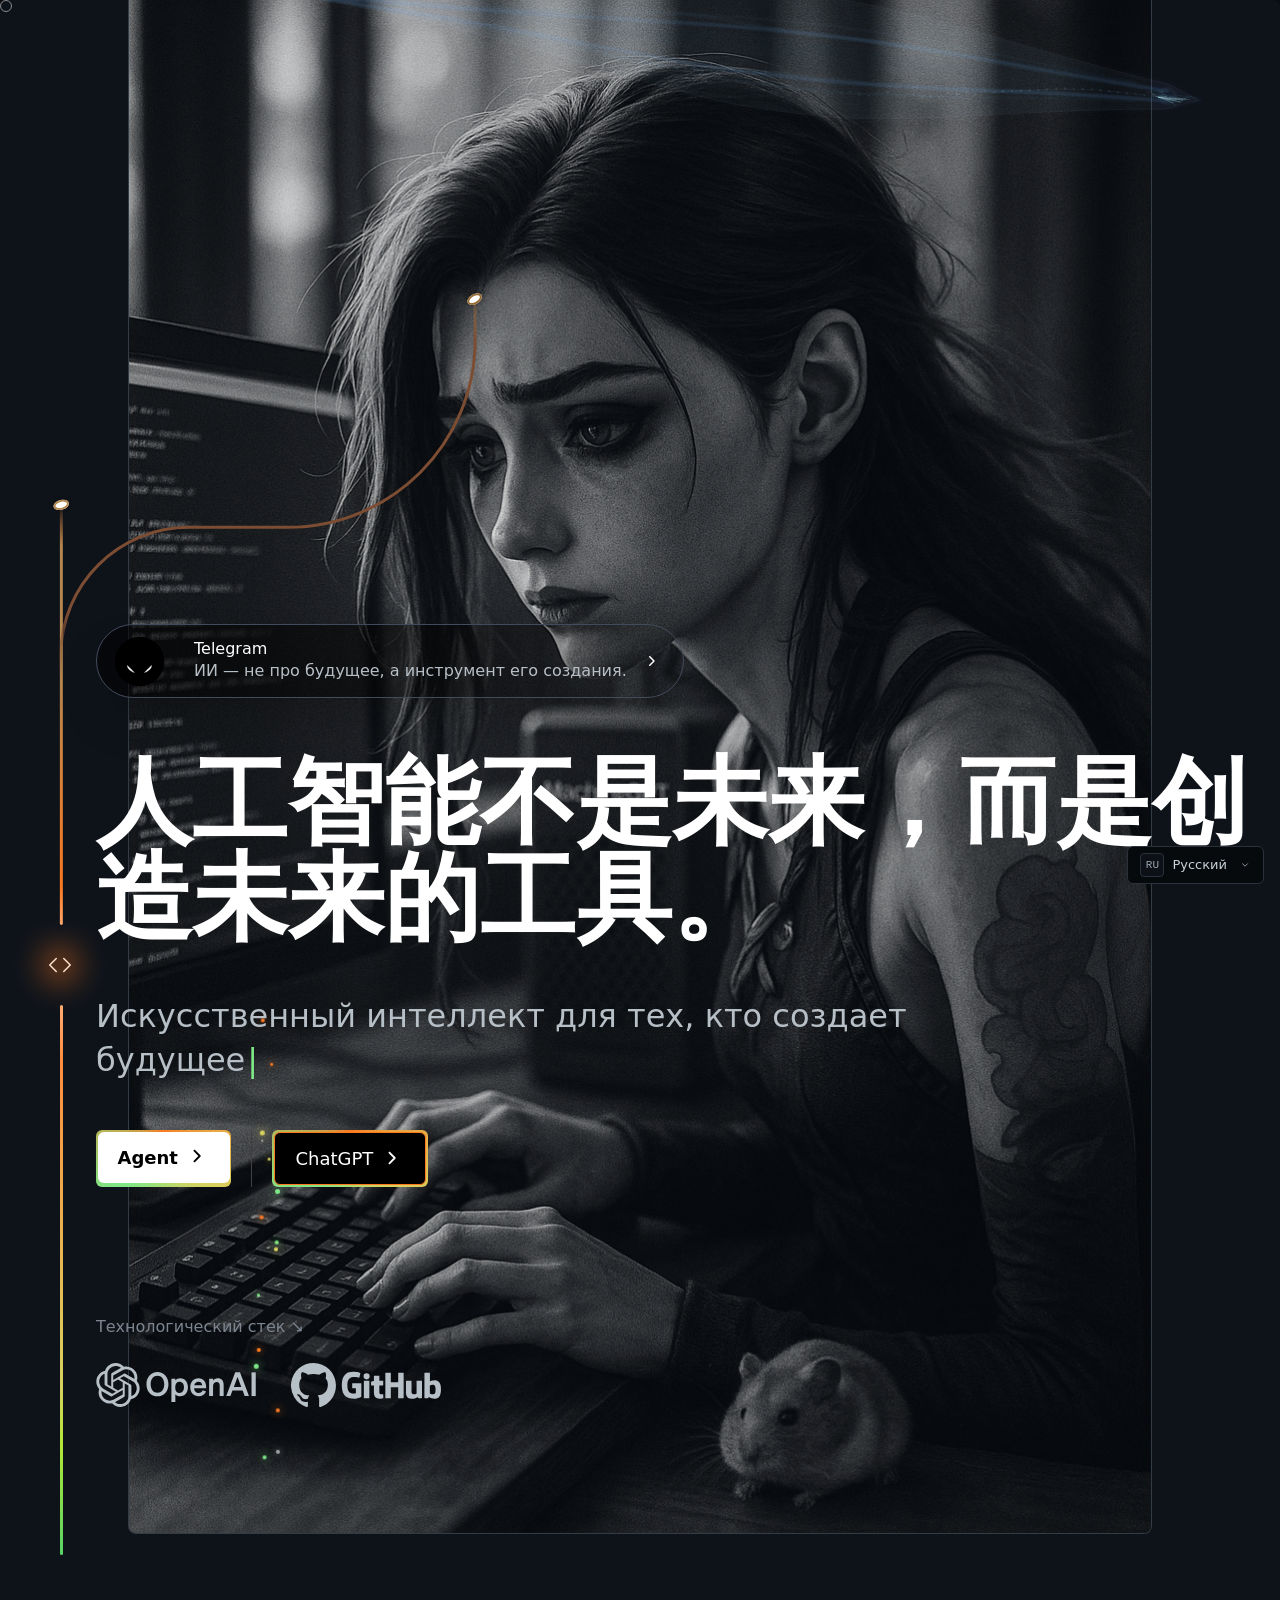
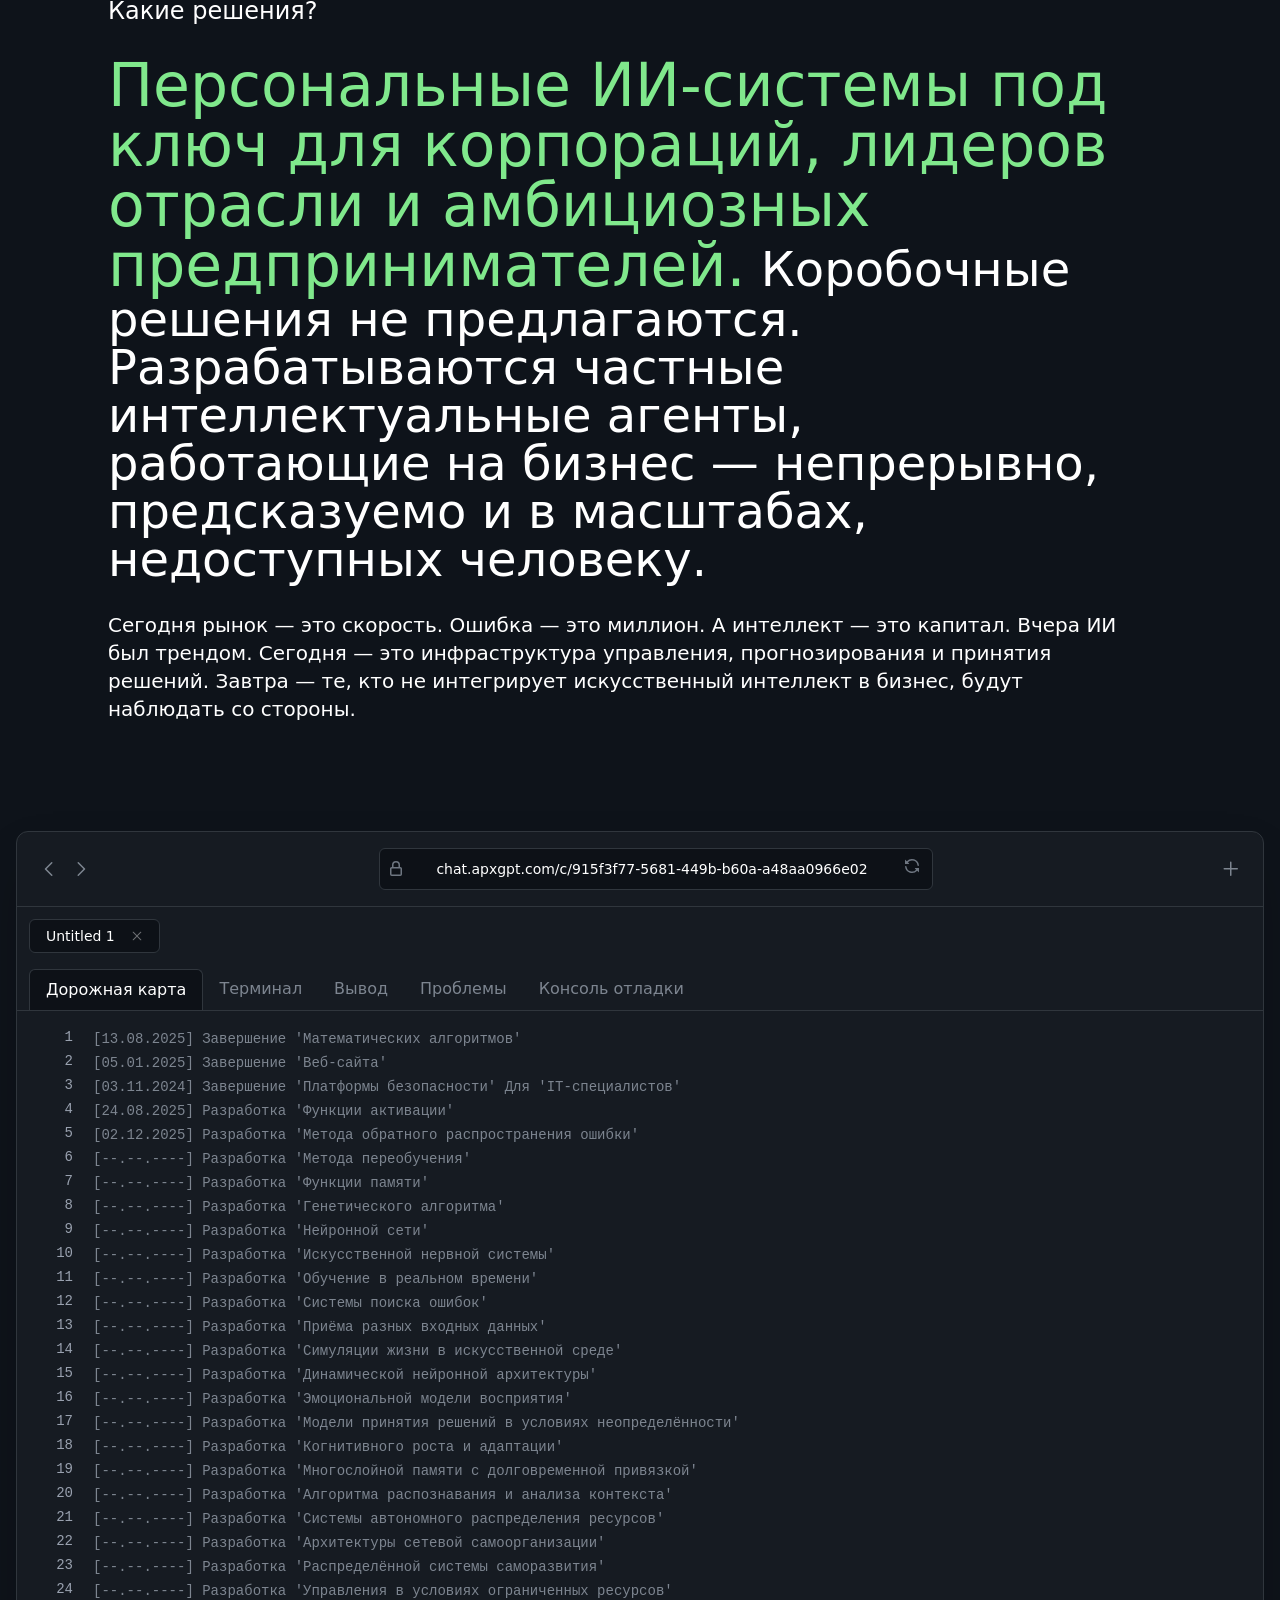
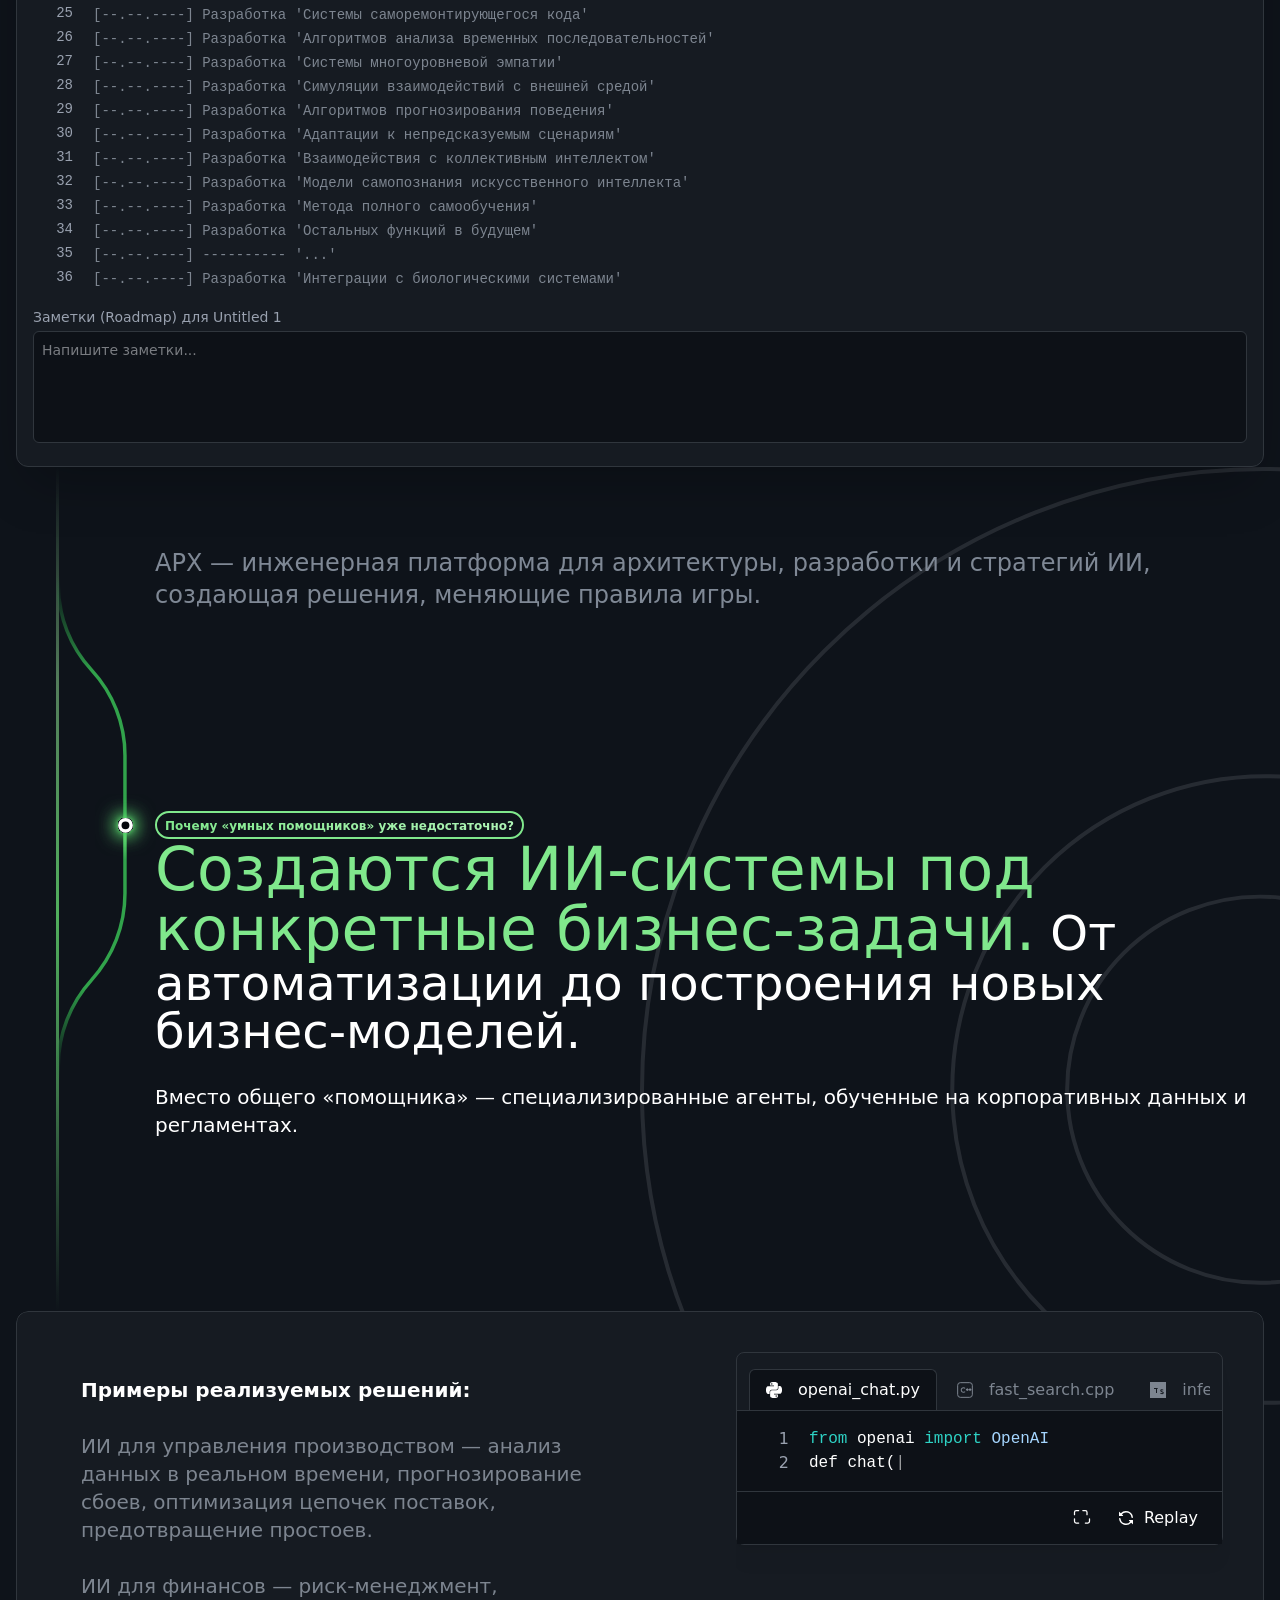
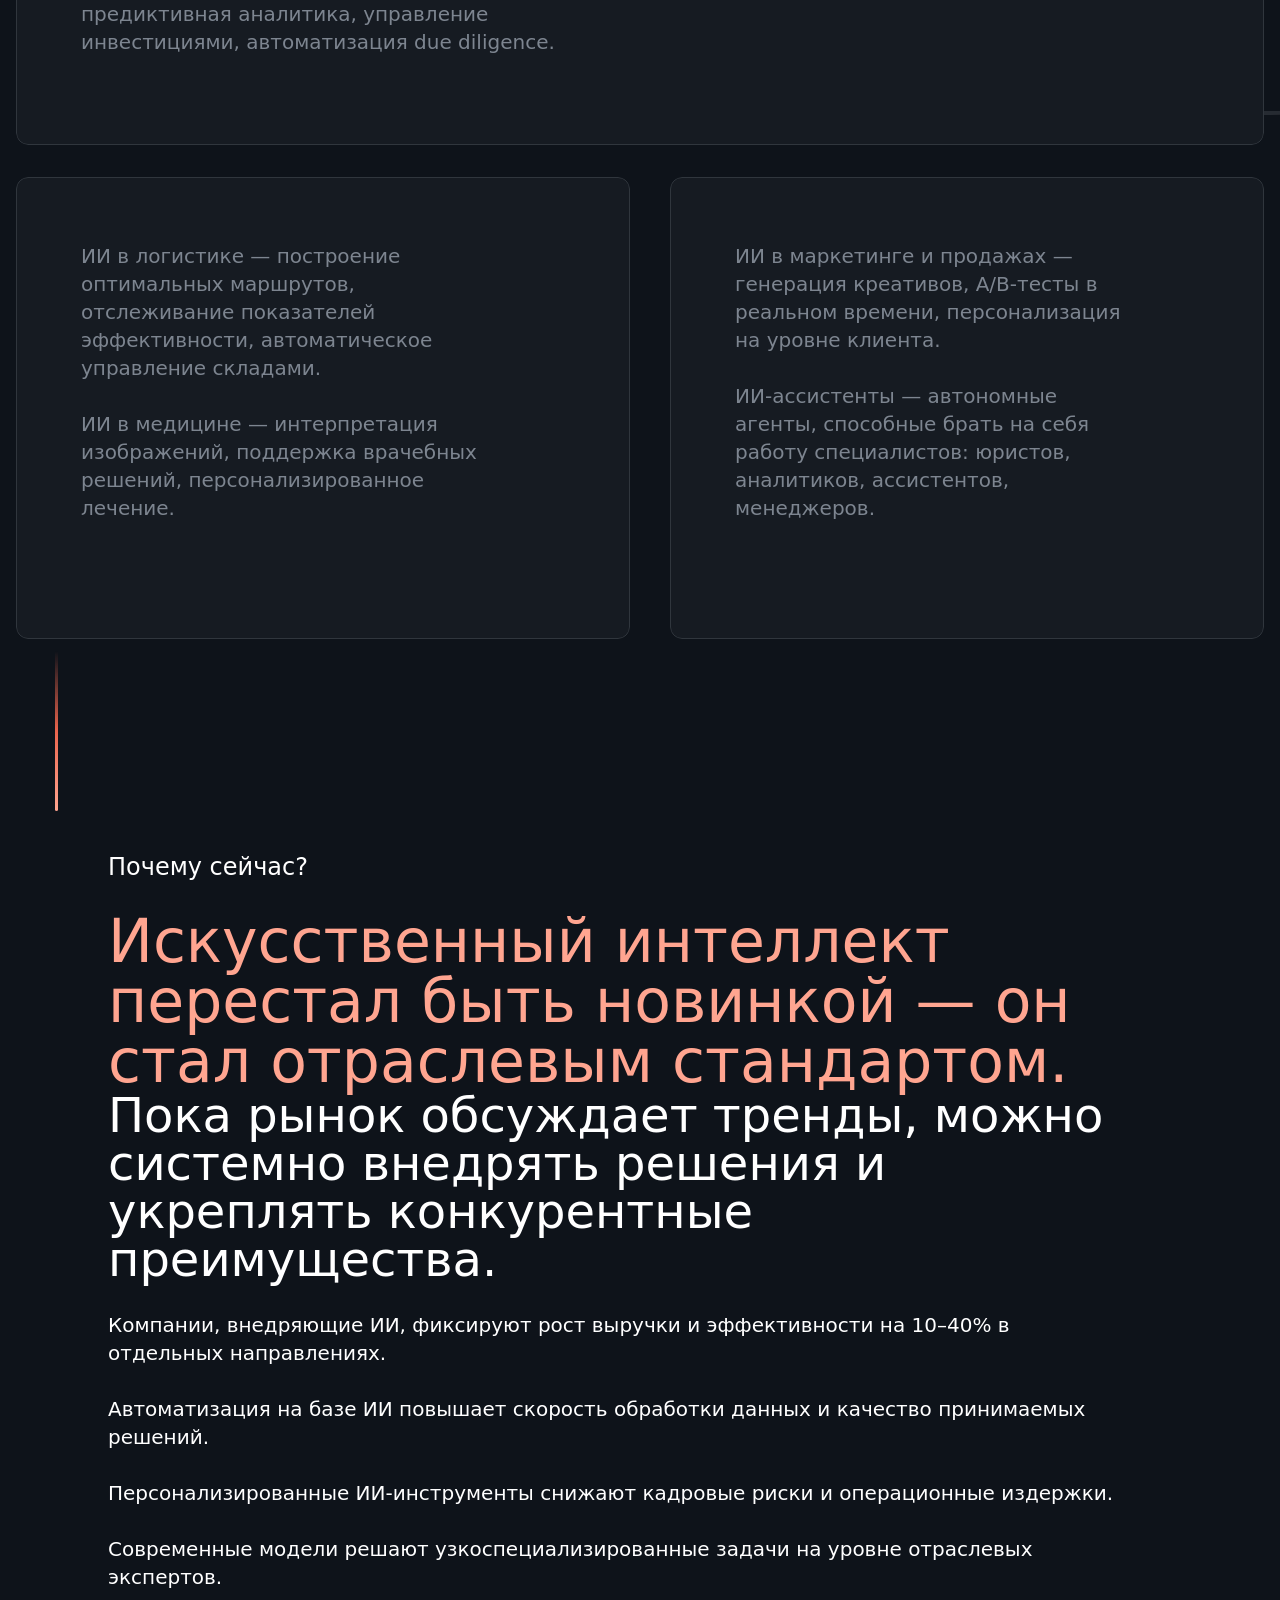
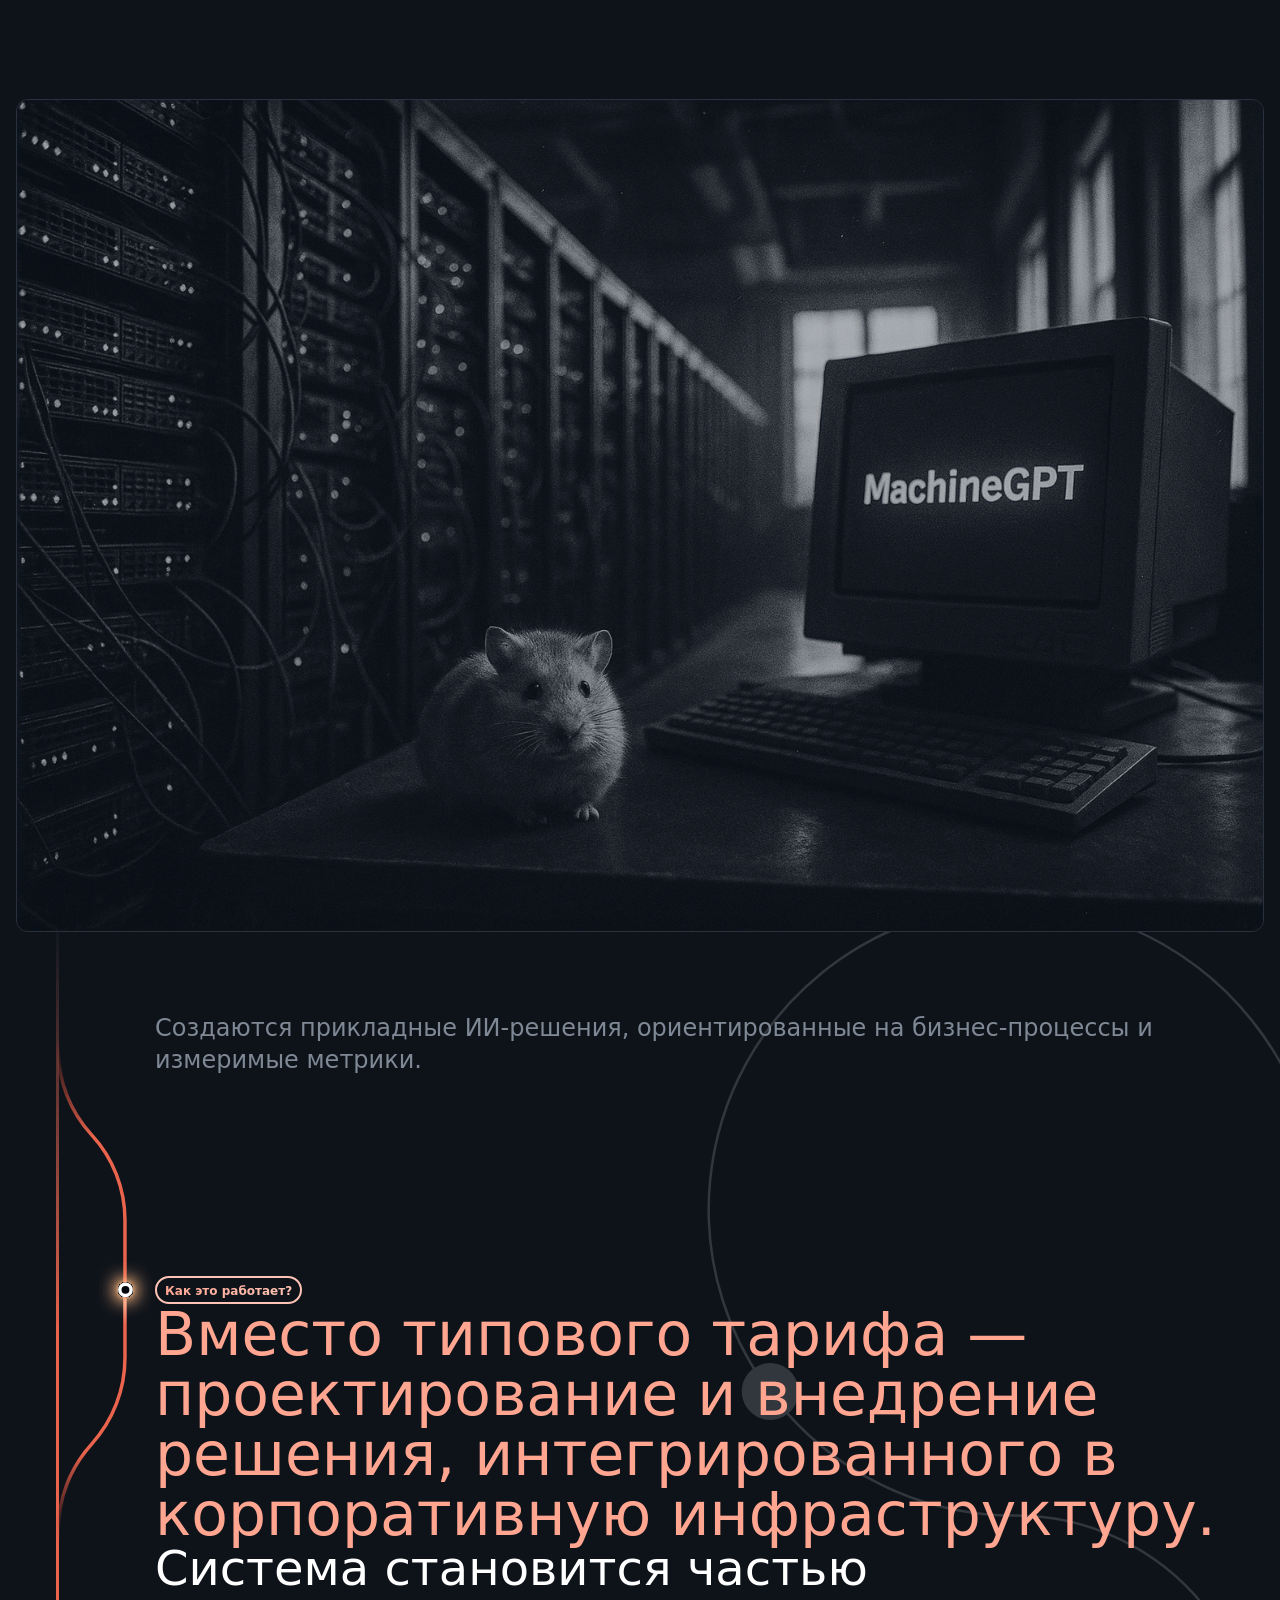
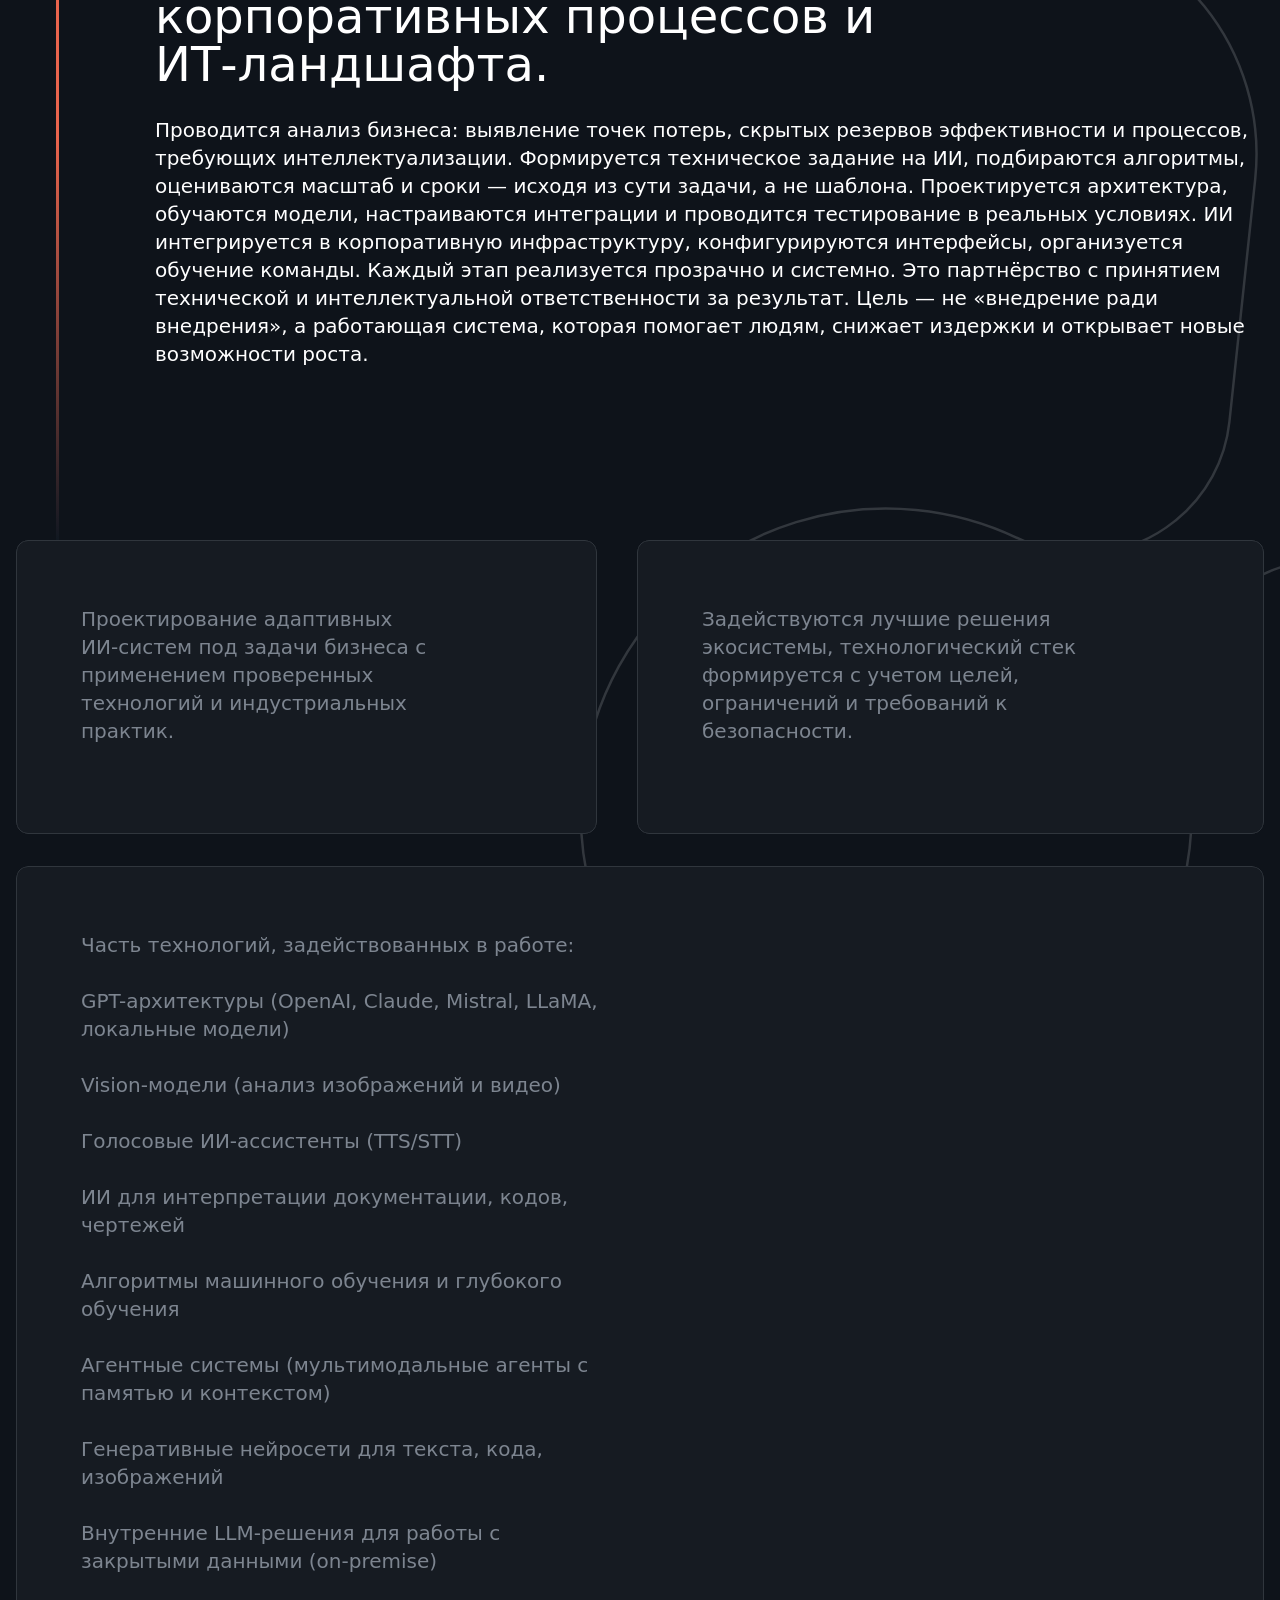
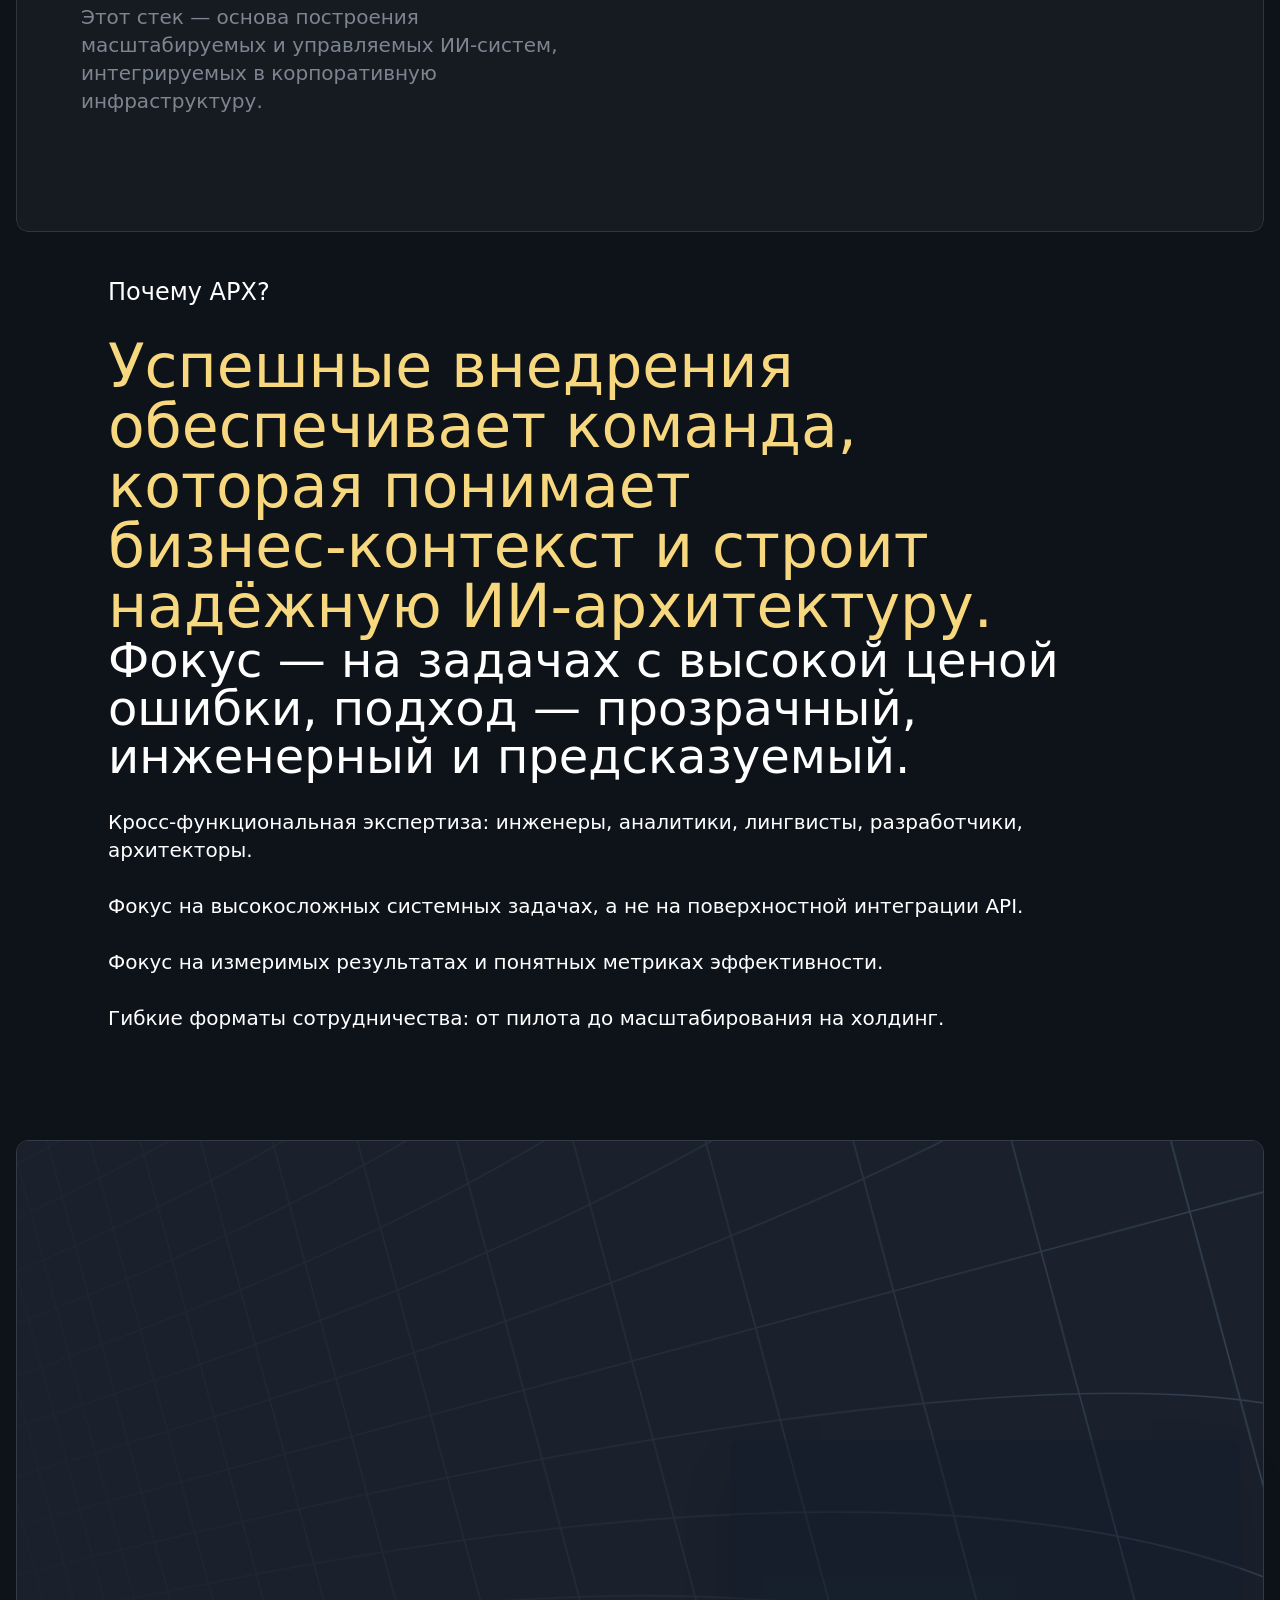
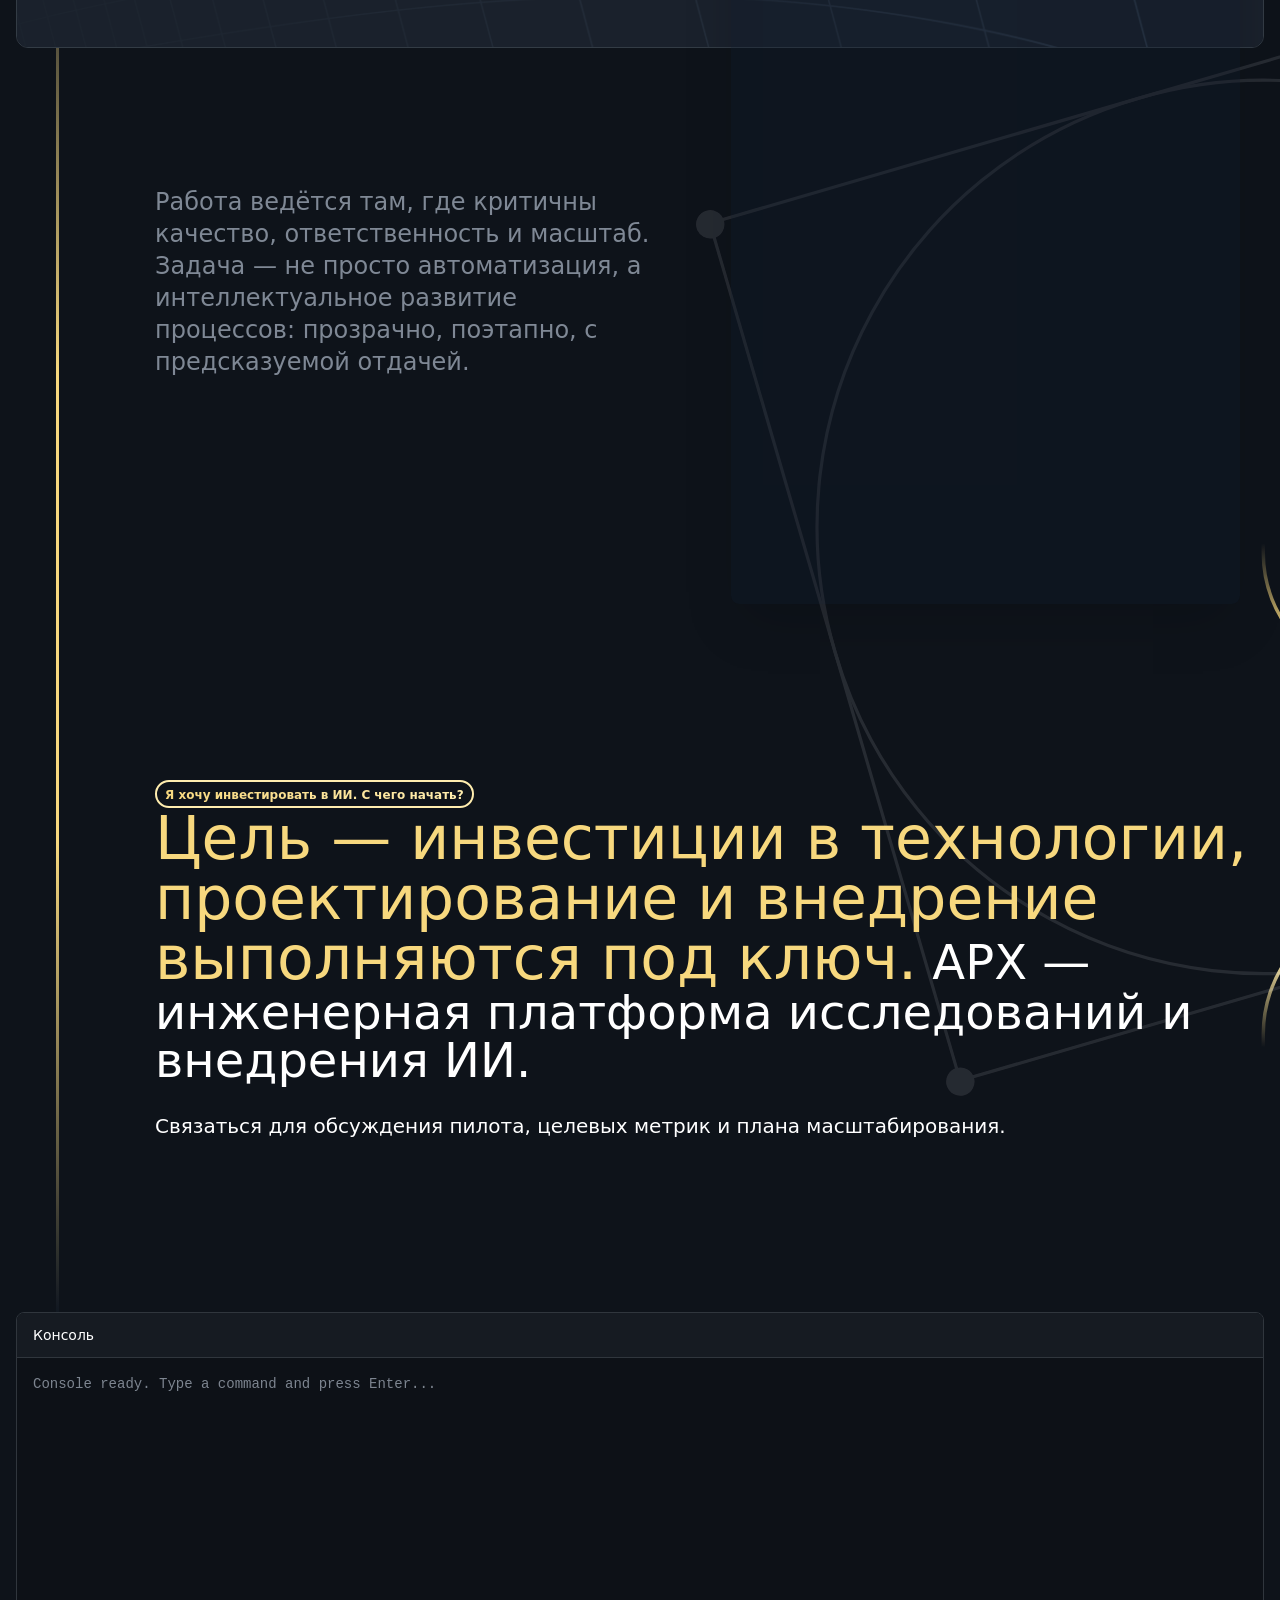
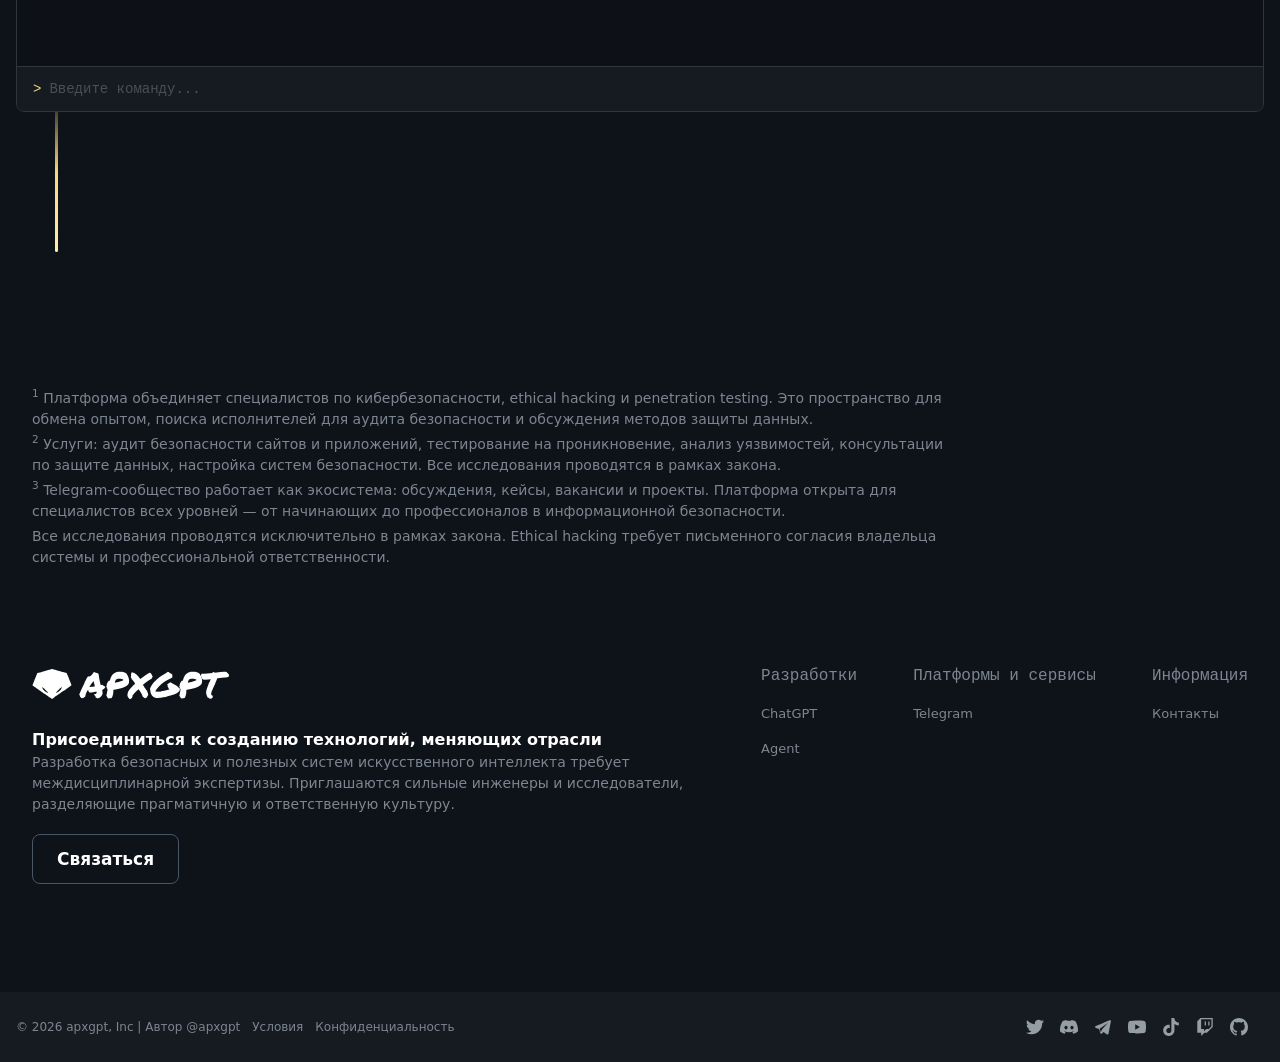
<file: ru/index.html>
<!DOCTYPE html><html lang="en"><head><meta charSet="utf-8"/><meta name="viewport" content="width=device-width, initial-scale=1"/><link rel="preload" href="/_next/static/media/612bd71aa396cae6-s.p.0y-3ea_6ee5g5.woff2" as="font" crossorigin="" type="font/woff2"/><link rel="preload" as="image" href="/assets/home/signal-mesh-background.png"/><link rel="preload" as="image" href="/assets/capabilities/signal-node.svg"/><link rel="stylesheet" href="/_next/static/chunks/0eyrbq-ws9el-.css" data-precedence="next"/><link rel="stylesheet" href="/_next/static/chunks/3q1jnt1mzikx0.css" data-precedence="next"/><link rel="preload" as="script" fetchPriority="low" href="/_next/static/chunks/0a1gboz92241g.js"/><script src="/_next/static/chunks/12ng9y1xmtxdd.js" async=""></script><script src="/_next/static/chunks/2cya-h6pss2j9.js" async=""></script><script src="/_next/static/chunks/3w4o9hklow6fg.js" async=""></script><script src="/_next/static/chunks/turbopack-2u-mf2t0_rcni.js" async=""></script><script src="/_next/static/chunks/05-c3ty_6dwfk.js" async=""></script><script src="/_next/static/chunks/14mrh2-p_w84d.js" async=""></script><script src="/_next/static/chunks/3e0afwplf90z4.js" async=""></script><script src="/_next/static/chunks/417xt7o-_xp6f.js" async=""></script><script src="/_next/static/chunks/0uuqouyvovkws.js" async=""></script><script src="/_next/static/chunks/3sjrrxj4h_g0a.js" async=""></script><script src="/_next/static/chunks/3zw-fu-46hokt.js" async=""></script><script src="/_next/static/chunks/0br_f23o85n_d.js" async=""></script><script src="/_next/static/chunks/0yh4ntobiiva0.js" async=""></script><script src="/_next/static/chunks/1b0kgzo0_mpsv.js" async=""></script><meta name="next-size-adjust" content=""/><title>APX — Искусственный интеллект для бизнеса | AI-платформа | APX</title><meta name="description" content="APX — инженерная платформа для проектирования и внедрения систем искусственного интеллекта. ИИ-агенты, аналитика, автоматизация бизнес-процессов для корпораций и стартапов."/><meta name="author" content="APXGPT"/><meta name="keywords" content="AI, искусственный интеллект, machine learning, deep learning, ИИ для бизнеса, AI агенты, автоматизация, аналитика данных, GPT, нейросети, APX"/><meta name="creator" content="APXGPT"/><meta name="publisher" content="APXGPT"/><meta name="robots" content="index, follow, max-image-preview:large, max-snippet:-1"/><link rel="canonical" href="https://apxgpt.com/ru/"/><link rel="alternate" hrefLang="ru" href="https://apxgpt.com/ru/"/><link rel="alternate" hrefLang="en" href="https://apxgpt.com/en/"/><link rel="alternate" hrefLang="zh" href="https://apxgpt.com/zh/"/><meta property="og:title" content="APX — Искусственный интеллект для бизнеса | AI-платформа"/><meta property="og:description" content="APX — инженерная платформа для проектирования и внедрения систем искусственного интеллекта. ИИ-агенты, аналитика, автоматизация бизнес-процессов для корпораций и стартапов."/><meta property="og:url" content="https://apxgpt.com/ru/"/><meta property="og:site_name" content="APX — AI Platform"/><meta property="og:locale" content="ru_RU"/><meta property="og:locale:alternate" content="en_US"/><meta property="og:locale:alternate" content="zh_CN"/><meta property="og:type" content="website"/><meta name="twitter:card" content="summary_large_image"/><meta name="twitter:title" content="APX — Искусственный интеллект для бизнеса | AI-платформа"/><meta name="twitter:description" content="APX — инженерная платформа для проектирования и внедрения систем искусственного интеллекта. ИИ-агенты, аналитика, автоматизация бизнес-процессов для корпораций и стартапов."/><link rel="icon" href="/favicon.ico?favicon.2wsulhs5cn2k4.ico" sizes="32x32" type="image/x-icon"/><script src="/_next/static/chunks/0cz1d0mv5g_q7.js" noModule=""></script></head><body><div hidden=""><!--$--><!--/$--></div><canvas class="fixed inset-0 pointer-events-none z-0" style="opacity:1"></canvas><canvas class="fixed inset-0 pointer-events-none z-0" aria-hidden="true"></canvas><div class="custom-cursor" aria-hidden="true"></div><main class="site-content overflow-x-clip"><div class="relative z-50"><div class="absolute"></div></div><script type="application/ld+json">{"@context":"https://schema.org","@type":"Organization","name":"APXGPT","url":"https://apxgpt.com","logo":"https://apxgpt.com/assets/brand/avatar.png","description":"APX — инженерная платформа для проектирования и внедрения систем искусственного интеллекта.","sameAs":["https://github.com/machinegpt","https://twitter.com/machinegpt","https://t.me/+xI1GzIsXQMw0MmMy"],"contactPoint":{"@type":"ContactPoint","email":"support@apxgpt.com","contactType":"customer service"}}</script><script type="application/ld+json">{"@context":"https://schema.org","@type":"WebSite","name":"APX — Искусственный интеллект для бизнеса","url":"https://apxgpt.com/ru","potentialAction":{"@type":"SearchAction","target":"https://apxgpt.com/search?q={search_term_string}","query-input":"required name=search_term_string"}}</script><div style="opacity:0;transform:translateY(10px)"><div class="overflow-hidden overflow-x-clip"><div class="absolute inset-0 opacity-30 rounded-lg mix-blend-screen bg-[#0c1622]"></div><div class="relative flex justify-center"><img alt="image-1024x1536-/assets/home/signal-mesh-background.png" loading="eager" width="1024" height="1536" decoding="async" data-nimg="1" class="absolute top-0 -left-52  max-sm:-left-8 md:left-auto lg:max-w-[1440px] max-md:max-w-[1240px] transition ease-in duration-200 -z-30 image rounded-b-lg border-x border-b border-[#30363d] select-none" style="color:transparent" src="/assets/home/signal-mesh-background.png"/></div><section class="hero-section px-4"><div class="relative max-w-[1280px] lg:pt-72 md:px-8 mx-auto pt-72"><div class="flex"><div class="relative"><div style="opacity:0;transform:translateY(40px)"><img alt="image-437x637-/assets/capabilities/signal-node.svg" loading="eager" width="437" height="637" decoding="async" data-nimg="1" class="max-md:mt-[-60px] max-w-none select-none" style="color:transparent" src="/assets/capabilities/signal-node.svg"/></div><div class="mx-auto my-7"><span class="relative z-[11]"><svg aria-hidden="true" height="24" viewBox="0 0 24 24" fill="currentColor" version="1.1" width="24" data-view-component="true" class="text-white"><path d="M15.22 4.97a.75.75 0 0 1 1.06 0l6.5 6.5a.75.75 0 0 1 0 1.06l-6.5 6.5a.749.749 0 0 1-1.275-.326.749.749 0 0 1 .215-.734L21.19 12l-5.97-5.97a.75.75 0 0 1 0-1.06Zm-6.44 0a.75.75 0 0 1 0 1.06L2.81 12l5.97 5.97a.749.749 0 0 1-.326 1.275.749.749 0 0 1-.734-.215l-6.5-6.5a.75.75 0 0 1 0-1.06l6.5-6.5a.75.75 0 0 1 1.06 0Z"></path></svg><span class="absolute left-0 top-0 w-6 h-full asset-glow " style="background-color:var(--mktg-accent-primary);filter:blur(17px)"></span></span></div><div class="relative"><div style="background:linear-gradient(#ffac72, #ff8d3e 10%, #d7d25e 70%, #b3e737 80%, #56d364);transform:scaleY(0)" class="mb-2 w-[3px] h-[550px] max-md:h-[650px] max-sm:h-[450px] max-ssm:h-[600px] max-sssm:h-[550px] line rounded-md ml-[12px] z-[-1]"></div></div></div><div class="absolute pt-36 mt-28 max-md:px-4 ml-4 md:ml-12"><div class="relative md:top-20 mb-[24px]" style="opacity:0;transform:translateY(40px)"><a href="https://t.me/+gCxP1kI2j3FlYzgy" target="_blank" rel="noreferrer" class="border-[1px] border-neutral-600 copilot rounded-full inline-block mb-2 shadow-2xl"><div class="flex items-center p-3 px-5"><img alt="image-180x180-/assets/brand/avatar.png" loading="lazy" width="180" height="180" decoding="async" data-nimg="1" class="rounded-full d-block w-auto flex-grow-0 flex-shrink-0 mr-6 max-md:mr-3 scale-110 select-none" style="color:transparent;width:45px;height:45px" src="/assets/brand/avatar.png"/><div class="md:mr-2 md:pl-2 py-0.5"><div class="font-medium text-white text-[16px] max-md:text-[14px] leading-5">Telegram</div><div class="max-md:text-[14px] text-[16px] text-[#b7bfc7]">ИИ — не про будущее, а инструмент его создания.</div></div><div class="ml-auto"><svg xmlns="http://www.w3.org/2000/svg" class=" mb-[2px] text-white transition inline-block ml-3 ease-in duration-300  -translate-x-1" width="16" height="16" viewBox="0 0 16 16" fill="none"><path fill="currentColor" d="M7.28033 3.21967C6.98744 2.92678 6.51256 2.92678 6.21967 3.21967C5.92678 3.51256 5.92678 3.98744 6.21967 4.28033L7.28033 3.21967ZM11 8L11.5303 8.53033C11.8232 8.23744 11.8232 7.76256 11.5303 7.46967L11 8ZM6.21967 11.7197C5.92678 12.0126 5.92678 12.4874 6.21967 12.7803C6.51256 13.0732 6.98744 13.0732 7.28033 12.7803L6.21967 11.7197ZM6.21967 4.28033L10.4697 8.53033L11.5303 7.46967L7.28033 3.21967L6.21967 4.28033ZM10.4697 7.46967L6.21967 11.7197L7.28033 12.7803L11.5303 8.53033L10.4697 7.46967Z"></path><path class=" text-white transition ease-in duration-150 opacity-0 " stroke="currentColor" d="M1.75 8H11" stroke-width="1.5" stroke-linecap="round"></path></svg></div></div></a></div><h1 class="md:mt-28 lg:mt-32 sm:mt-12 mb-5 md:mb-12 relative z-2 max-md:mb-5 text-5xl md:text-7xl max-sm:text-5xl max-md:text-7xl lg:text-8xl font-semibold text-white" style="opacity:0;transform:translateY(40px)">人工智能不是未来，而是创造未来的工具。</h1><p class="relative z-1 text-[24px] md:text-[28px]  lg:text-[32px] leading-[30px] md:leading-[36px] lg:leading-[44px] mb-5 md:mb-12 md:10/12  lg:w-9/12 text-[#b7bfc7]" style="opacity:0;transform:translateY(40px)"><span class="typing-cursor">Искусственный интеллект для тех, кто создает будущее</span></p><div class="flex lg:w-11/12 md:space-x-5 max-md:flex-col max-md:gap-3" style="opacity:0;transform:translateY(40px)"><div class="gradient-border-wrapper rounded-md"><a href="https://github.com/machinegpt/agent" target="_blank" rel="noopener noreferrer" class="flex items-center w-full md:w-auto justify-center text-[18px] py-3 px-5 rounded-md bg-white font-bold gradient-border-inner">Agent<svg xmlns="http://www.w3.org/2000/svg" class=" mb-[2px] text-white transition inline-block ml-3 ease-in duration-300  -translate-x-1" width="20" height="20" viewBox="0 0 16 16" fill="none"><path fill="#000" d="M7.28033 3.21967C6.98744 2.92678 6.51256 2.92678 6.21967 3.21967C5.92678 3.51256 5.92678 3.98744 6.21967 4.28033L7.28033 3.21967ZM11 8L11.5303 8.53033C11.8232 8.23744 11.8232 7.76256 11.5303 7.46967L11 8ZM6.21967 11.7197C5.92678 12.0126 5.92678 12.4874 6.21967 12.7803C6.51256 13.0732 6.98744 13.0732 7.28033 12.7803L6.21967 11.7197ZM6.21967 4.28033L10.4697 8.53033L11.5303 7.46967L7.28033 3.21967L6.21967 4.28033ZM10.4697 7.46967L6.21967 11.7197L7.28033 12.7803L11.5303 8.53033L10.4697 7.46967Z"></path><path class=" text-white transition ease-in duration-150 opacity-0 " stroke="#000" d="M1.75 8H11" stroke-width="1.5" stroke-linecap="round"></path></svg></a></div><span class="max-sm:hidden border-t-[1px] md:border-l-[1px] border-neutral-700 mb-3 md:mb-0"></span><div class="gradient-border-wrapper gradient-border-accent rounded-md"><a href="https://sharedchat.fun" target="_blank" rel="noopener noreferrer" class="bg-black bg-opacity-50 flex items-center w-full md:w-auto justify-center text-[18px] py-3 px-5 rounded-md border-[#fc7920] border-[1.5px] text-white gradient-border-inner">ChatGPT<svg xmlns="http://www.w3.org/2000/svg" class=" mb-[2px] text-white transition inline-block ml-3 ease-in duration-300  -translate-x-1" width="20" height="20" viewBox="0 0 16 16" fill="none"><path fill="currentColor" d="M7.28033 3.21967C6.98744 2.92678 6.51256 2.92678 6.21967 3.21967C5.92678 3.51256 5.92678 3.98744 6.21967 4.28033L7.28033 3.21967ZM11 8L11.5303 8.53033C11.8232 8.23744 11.8232 7.76256 11.5303 7.46967L11 8ZM6.21967 11.7197C5.92678 12.0126 5.92678 12.4874 6.21967 12.7803C6.51256 13.0732 6.98744 13.0732 7.28033 12.7803L6.21967 11.7197ZM6.21967 4.28033L10.4697 8.53033L11.5303 7.46967L7.28033 3.21967L6.21967 4.28033ZM10.4697 7.46967L6.21967 11.7197L7.28033 12.7803L11.5303 8.53033L10.4697 7.46967Z"></path><path class=" text-white transition ease-in duration-150 opacity-0 " stroke="currentColor" d="M1.75 8H11" stroke-width="1.5" stroke-linecap="round"></path></svg></a></div></div><div class="md:my-32 my-24" style="opacity:0;transform:translateY(40px)"><p class="text-[16px] leading-[24px] text-[#7d8590]">Технологический стек ↘︎</p><div class="mt-6 grid grid-cols-2 md:grid-cols-4 lg:grid-cols-6 items-center gap-y-4 gap-x-0.5 select-none"><a href="https://openai.com/api/" target="_blank" rel="noopener noreferrer" class="inline-block"><img alt="OpenAI logo" loading="lazy" width="162" height="44" decoding="async" data-nimg="1" class="transition ease-in-out duration-300 hover:brightness-125" style="color:transparent" src="/assets/partners/openai.svg"/></a><a href="https://github.com/machinegpt" target="_blank" rel="noopener noreferrer" class="inline-block"><img alt="GitHub logo" loading="lazy" width="150" height="44" decoding="async" data-nimg="1" class="transition ease-in-out duration-300 hover:brightness-125" style="color:transparent" src="/assets/partners/github.svg"/></a></div></div></div></div></div></section><div id="nav" class="absolute h-[60px] z-[100] hidden"><div class="w-full sticky  py-2 bg-[#0d1117]/95 backdrop-blur-sm top-0 max-lg:px-4"><div class="absolute bottom-0 left-0 right-0 h-[1px] bg-gradient-to-r from-[#fc7920] via-[#7ee787] to-[#fc7920] opacity-40"></div><div class="max-w-[1280px] mx-auto pb-2 lg:pb-3 pt-1 flex lg:px-3 px-4 lg:px-12 items-center max-lg:flex-col relative "><button class="lg:hidden absolute right-4 top-4 z-10"><svg aria-hidden="true" height="24" fill="currentColor" viewBox="0 0 24 24" version="1.1" width="24" data-view-component="true" class=" text-white false"><path d="M5.22 8.22a.749.749 0 0 0 0 1.06l6.25 6.25a.749.749 0 0 0 1.06 0l6.25-6.25a.749.749 0 1 0-1.06-1.06L12 13.939 6.28 8.22a.749.749 0 0 0-1.06 0Z"></path></svg><svg aria-hidden="true" height="24" width="24" fill="#fff" viewBox="0 0 24 24" version="1.1" data-view-component="true" class="hidden"><path d="M5.72 5.72a.75.75 0 0 1 1.06 0L12 10.94l5.22-5.22a.749.749 0 0 1 1.275.326.749.749 0 0 1-.215.734L13.06 12l5.22 5.22a.749.749 0 0 1-.326 1.275.749.749 0 0 1-.734-.215L12 13.06l-5.22 5.22a.751.751 0 0 1-1.042-.018.751.751 0 0 1-.018-1.042L10.94 12 5.72 6.78a.75.75 0 0 1 0-1.06Z"></path></svg></button><div class="flex lg:flex-row flex-col text-[16px] justify-start max-lg:w-full flex-auto lg:space-x-4 text-white "><a href="#whatWeDo" class="max-lg:pt-2 lg:hover:text-blue-500 max-lg:hidden">Какие решения?<div class="w-10/12 max-lg:hidden mx-auto mt-1 h-[1px] false false"></div></a><a href="#whyNow" class="max-lg:pt-2 lg:hover:text-blue-500 max-lg:hidden">Почему сейчас?<div class="w-10/12 max-lg:hidden mx-auto mt-1 h-[1px] false false"></div></a><a href="#whyApx" class="max-lg:pt-2 lg:hover:text-blue-500 max-lg:hidden">Почему APX?<div class="w-10/12 max-lg:hidden mx-auto mt-1 h-[1px] false false"></div></a></div><div class="lg:ml-5 flex items-center lg:space-x-5 max-lg:space-y-3 max-lg:flex-col max-lg:w-full max-lg:mt-5 max-lg:hidden"><a href="https://sharedchat.fun" target="_blank" rel="noopener noreferrer" class="flex items-center max-lg:w-full font-semibold justify-center rounded-md px-5 py-3 text-base text-white space-x-2 border-[1px] border-[#fc7920]">ChatGPT<svg xmlns="http://www.w3.org/2000/svg" class=" mb-[2px] text-white transition inline-block ml-3 ease-in duration-300  -translate-x-1" width="16" height="16" viewBox="0 0 16 16" fill="none"><path fill="currentColor" d="M7.28033 3.21967C6.98744 2.92678 6.51256 2.92678 6.21967 3.21967C5.92678 3.51256 5.92678 3.98744 6.21967 4.28033L7.28033 3.21967ZM11 8L11.5303 8.53033C11.8232 8.23744 11.8232 7.76256 11.5303 7.46967L11 8ZM6.21967 11.7197C5.92678 12.0126 5.92678 12.4874 6.21967 12.7803C6.51256 13.0732 6.98744 13.0732 7.28033 12.7803L6.21967 11.7197ZM6.21967 4.28033L10.4697 8.53033L11.5303 7.46967L7.28033 3.21967L6.21967 4.28033ZM10.4697 7.46967L6.21967 11.7197L7.28033 12.7803L11.5303 8.53033L10.4697 7.46967Z"></path><path class=" text-white transition ease-in duration-150 opacity-0 " stroke="currentColor" d="M1.75 8H11" stroke-width="1.5" stroke-linecap="round"></path></svg></a><a href="https://github.com/machinegpt/agent" target="_blank" rel="noopener noreferrer" class="flex items-center max-lg:w-full font-semibold justify-center rounded-md px-5 py-3 text-base bg-white">Agent<svg xmlns="http://www.w3.org/2000/svg" class=" mb-[2px] text-white transition inline-block ml-3 ease-in duration-300  -translate-x-1" width="16" height="16" viewBox="0 0 16 16" fill="none"><path fill="#000" d="M7.28033 3.21967C6.98744 2.92678 6.51256 2.92678 6.21967 3.21967C5.92678 3.51256 5.92678 3.98744 6.21967 4.28033L7.28033 3.21967ZM11 8L11.5303 8.53033C11.8232 8.23744 11.8232 7.76256 11.5303 7.46967L11 8ZM6.21967 11.7197C5.92678 12.0126 5.92678 12.4874 6.21967 12.7803C6.51256 13.0732 6.98744 13.0732 7.28033 12.7803L6.21967 11.7197ZM6.21967 4.28033L10.4697 8.53033L11.5303 7.46967L7.28033 3.21967L6.21967 4.28033ZM10.4697 7.46967L6.21967 11.7197L7.28033 12.7803L11.5303 8.53033L10.4697 7.46967Z"></path><path class=" text-white transition ease-in duration-150 opacity-0 " stroke="#000" d="M1.75 8H11" stroke-width="1.5" stroke-linecap="round"></path></svg></a></div></div></div></div><div class="fixed bottom-4 right-4 z-[50]"><div class="relative "><button type="button" aria-haspopup="listbox" aria-expanded="false" aria-label="Сменить язык" class="inline-flex items-center gap-2 px-3 py-1.5 rounded-md border border-[#2a313b] bg-[#070a0d] text-white hover:border-[#3a4350] focus:outline-none focus:ring-1 focus:ring-[#30363d]"><span class="inline-flex items-center justify-center w-6 h-6 rounded bg-[#0d1117] text-[#9ba3af] border border-[#2a313b] text-[11px] font-mono">RU</span><span class="text-[13px] text-[#c9d1d9]">Русский</span><svg class="w-3 h-3 ml-1 transition-transform rotate-0" viewBox="0 0 20 20" fill="none" aria-hidden="true"><path d="M6 8l4 4 4-4" stroke="#9ba3af" stroke-width="1.5" stroke-linecap="round" stroke-linejoin="round"></path></svg></button></div></div><div id="whatWeDo" class="home-section px-4 pt-8 false"><div class="max-w-[1280px] mx-auto"><div class="flex md:pl-7 space-x-3 md:space-x-10"><div class="flex flex-col items-center"><div class="hero-drone relative py-1" style="opacity:0"><svg aria-hidden="true" height="24" viewBox="0 0 24 24" fill="currentColor" version="1.1" width="24" data-view-component="true" class="octicon octicon-briefcase text-white"><path d="M7.5 1.75C7.5.784 8.284 0 9.25 0h5.5c.966 0 1.75.784 1.75 1.75V4h4.75c.966 0 1.75.784 1.75 1.75v14.5A1.75 1.75 0 0 1 21.25 22H2.75A1.75 1.75 0 0 1 1 20.25V5.75C1 4.784 1.784 4 2.75 4H7.5Zm-5 10.24v8.26c0 .138.112.25.25.25h18.5a.25.25 0 0 0 .25-.25v-8.26A4.235 4.235 0 0 1 18.75 13H5.25a4.235 4.235 0 0 1-2.75-1.01Zm19-3.24v-3a.25.25 0 0 0-.25-.25H2.75a.25.25 0 0 0-.25.25v3a2.75 2.75 0 0 0 2.75 2.75h13.5a2.75 2.75 0 0 0 2.75-2.75Zm-6.5-7a.25.25 0 0 0-.25-.25h-5.5a.25.25 0 0 0-.25.25V4h6Z"></path></svg><span class="absolute left-0 top-0 h-full w-full asset-glow-productivity z-3"></span></div><div class="h-full w-[3px] mt-6 rounded-md bg-gradient-to-b from-[#7ee787]" style="height:0px"></div></div><div class="md:w-10/12 mb-24" style="opacity:0;transform:translateX(-30px)"><h2 class="hero-drone text-[20px] md:text-2xl mb-7 font-medium text-white">Какие решения?</h2><h3 class="text-[28px] md:text-[40px] max-md:leading-8 max-lg:leading-10 lg:text-5xl mb-7 font-medium text-white"><span class="mb-2 mt-3 mb-7 lg:text-6xl md:text-5xl text-3xl font-medium" style="color:#7ee787">Персональные ИИ‑системы под ключ для корпораций, лидеров отрасли и амбициозных предпринимателей.</span> <!-- -->Коробочные решения не предлагаются. Разрабатываются частные интеллектуальные агенты, работающие на бизнес — непрерывно, предсказуемо и в масштабах, недоступных человеку.</h3><p class="mb-3 md:text-xl text-base font-medium text-white">Сегодня рынок — это скорость. Ошибка — это миллион. А интеллект — это капитал. Вчера ИИ был трендом. Сегодня — это инфраструктура управления, прогнозирования и принятия решений. Завтра — те, кто не интегрирует искусственный интеллект в бизнес, будут наблюдать со стороны.</p></div></div><div class="tab rounded-xl border-[0.5px] border-[#30363d] overflow-hidden relative shadow-2xl bg-[#161b22]"><div class="flex items-center justify-between border-b-[0.5px] border-[#30363d] p-4"><div class="pre-next max-md:hidden flex text-[#7d8590] font-medium"><button type="button" aria-label="Предыдущая вкладка" class="p-1 rounded hover:text-gray-300"><svg aria-hidden="true" height="24" fill="currentColor" viewBox="0 0 24 24" version="1.1" width="24" data-view-component="true" class="octicon octicon-chevron-left color-fg-muted"><path d="M15.28 5.22a.75.75 0 0 1 0 1.06L9.56 12l5.72 5.72a.749.749 0 0 1-.326 1.275.749.749 0 0 1-.734-.215l-6.25-6.25a.75.75 0 0 1 0-1.06l6.25-6.25a.75.75 0 0 1 1.06 0Z"></path></svg></button><button type="button" aria-label="Следующая вкладка" class="p-1 rounded hover:text-gray-300"><svg aria-hidden="true" height="24" fill="currentColor" viewBox="0 0 24 24" version="1.1" width="24" data-view-component="true" class="octicon octicon-chevron-right color-fg-muted"><path d="M8.72 18.78a.75.75 0 0 1 0-1.06L14.44 12 8.72 6.28a.751.751 0 0 1 .018-1.042.751.751 0 0 1 1.042-.018l6.25 6.25a.75.75 0 0 1 0 1.06l-6.25 6.25a.75.75 0 0 1-1.06 0Z"></path></svg></button></div><div class="flex items-center justify-between px-2 py-1 rounded-md bg-[#0d1117] border-[0.5px] border-[#30363d] w-full md:w-auto"><svg aria-hidden="true" height="16" fill="currentColor" viewBox="0 0 16 16" version="1.1" width="16" data-view-component="true" class="octicon octicon-lock color-fg-subtle flex-shrink-0 text-[#7d8590]"><path d="M4 4a4 4 0 0 1 8 0v2h.25c.966 0 1.75.784 1.75 1.75v5.5A1.75 1.75 0 0 1 12.25 15h-8.5A1.75 1.75 0 0 1 2 13.25v-5.5C2 6.784 2.784 6 3.75 6H4Zm8.25 3.5h-8.5a.25.25 0 0 0-.25.25v5.5c0 .138.112.25.25.25h8.5a.25.25 0 0 0 .25-.25v-5.5a.25.25 0 0 0-.25-.25ZM10.5 6V4a2.5 2.5 0 1 0-5 0v2Z"></path></svg><div class="md:px-8 px-2 text-white whitespace-nowrap overflow-hidden text-[14px] text-ellipsis">chat.apxgpt.com/c/915f3f77-5681-449b-b60a-a48aa0966e02</div><button type="button" aria-label="Обновить содержимое" class="p-1 rounded"><span class="inline-flex"><svg aria-hidden="true" height="16" fill="currentColor" viewBox="0 0 16 16" version="1.1" width="16" data-view-component="true" class="octicon octicon-sync color-fg-subtle flex-shrink-0 text-[#7d8590]"><path d="M1.705 8.005a.75.75 0 0 1 .834.656 5.5 5.5 0 0 0 9.592 2.97l-1.204-1.204a.25.25 0 0 1 .177-.427h3.646a.25.25 0 0 1 .25.25v3.646a.25.25 0 0 1-.427.177l-1.38-1.38A7.002 7.002 0 0 1 1.05 8.84a.75.75 0 0 1 .656-.834ZM8 2.5a5.487 5.487 0 0 0-4.131 1.869l1.204 1.204A.25.25 0 0 1 4.896 6H1.25A.25.25 0 0 1 1 5.75V2.104a.25.25 0 0 1 .427-.177l1.38 1.38A7.002 7.002 0 0 1 14.95 7.16a.75.75 0 0 1-1.49.178A5.5 5.5 0 0 0 8 2.5Z"></path></svg></span></button></div><div class="pre-next max-md:hidden flex text-[#7d8590] font-medium"><button type="button" aria-label="Добавить файл" class="p-1 rounded hover:text-gray-300"><svg aria-hidden="true" height="24" fill="currentColor" viewBox="0 0 24 24" version="1.1" width="24" data-view-component="true" class="octicon octicon-plus color-fg-muted"><path d="M11.75 4.5a.75.75 0 0 1 .75.75V11h5.75a.75.75 0 0 1 0 1.5H12.5v5.75a.75.75 0 0 1-1.5 0V12.5H5.25a.75.75 0 0 1 0-1.5H11V5.25a.75.75 0 0 1 .75-.75Z"></path></svg></button></div></div><div class="flex items-stretch"><div class="min-w-0 w-full"><div class="text-[#7d8590]"><ul class="flex px-3 pt-4 md:pt-4 border-b-[0.5px] border-[#30363d] overflow-x-auto whitespace-nowrap no-scrollbar"><li class="px-3 py-1.5 md:px-4 md:py-2 border-[0.5px] rounded-t-md border-b-[0] text-white border-[#30363d] bg-[#0d1117]">Дорожная карта</li><li class="px-3 py-1.5 md:px-4 md:py-2 cursor-pointer hover:text-gray-300">Терминал</li><li class="px-3 py-1.5 md:px-4 md:py-2 cursor-pointer hover:text-gray-300">Вывод</li><li class="px-3 py-1.5 md:px-4 md:py-2 cursor-pointer hover:text-gray-300">Проблемы</li><li class="px-3 py-1.5 md:px-4 md:py-2 cursor-pointer hover:text-gray-300">Консоль отладки</li></ul></div><div class="px-4 pt-4 pb-4 text-[#7d8590]"><div class="relative w-full overflow-auto outline-none focus:outline-none focus:ring-0 border-0 bg-transparent no-scrollbar"><div class="min-w-full font-mono text-[14px]" style="opacity:0"><div class="grid grid-cols-[3rem_1fr] gap-3 items-start" style="opacity:0;transform:translateY(3px)"><div class="select-none pr-2 text-right text-gray-400">1</div><div class="w-full"><pre class="whitespace-pre leading-6 text-[14px] text-[#7d8590]"><span class="code-editor-line-mktg">[13.08.2025] Завершение &#x27;Математических алгоритмов&#x27;</span></pre></div></div><div class="grid grid-cols-[3rem_1fr] gap-3 items-start" style="opacity:0;transform:translateY(3px)"><div class="select-none pr-2 text-right text-gray-400">2</div><div class="w-full"><pre class="whitespace-pre leading-6 text-[14px] text-[#7d8590]"><span class="code-editor-line-mktg">[05.01.2025] Завершение &#x27;Веб-сайта&#x27;</span></pre></div></div><div class="grid grid-cols-[3rem_1fr] gap-3 items-start" style="opacity:0;transform:translateY(3px)"><div class="select-none pr-2 text-right text-gray-400">3</div><div class="w-full"><pre class="whitespace-pre leading-6 text-[14px] text-[#7d8590]"><span class="code-editor-line-mktg">[03.11.2024] Завершение &#x27;Платформы безопасности&#x27; Для &#x27;IT-специалистов&#x27;</span></pre></div></div><div class="grid grid-cols-[3rem_1fr] gap-3 items-start" style="opacity:0;transform:translateY(3px)"><div class="select-none pr-2 text-right text-gray-400">4</div><div class="w-full"><pre class="whitespace-pre leading-6 text-[14px] text-[#7d8590]"><span class="code-editor-line-mktg">[24.08.2025] Разработка &#x27;Функции активации&#x27;</span></pre></div></div><div class="grid grid-cols-[3rem_1fr] gap-3 items-start" style="opacity:0;transform:translateY(3px)"><div class="select-none pr-2 text-right text-gray-400">5</div><div class="w-full"><pre class="whitespace-pre leading-6 text-[14px] text-[#7d8590]"><span class="code-editor-line-mktg">[02.12.2025] Разработка &#x27;Метода обратного распространения ошибки&#x27;</span></pre></div></div><div class="grid grid-cols-[3rem_1fr] gap-3 items-start" style="opacity:0;transform:translateY(3px)"><div class="select-none pr-2 text-right text-gray-400">6</div><div class="w-full"><pre class="whitespace-pre leading-6 text-[14px] text-[#7d8590]"><span class="code-editor-line-mktg">[--.--.----] Разработка &#x27;Метода переобучения&#x27;</span></pre></div></div><div class="grid grid-cols-[3rem_1fr] gap-3 items-start" style="opacity:0;transform:translateY(3px)"><div class="select-none pr-2 text-right text-gray-400">7</div><div class="w-full"><pre class="whitespace-pre leading-6 text-[14px] text-[#7d8590]"><span class="code-editor-line-mktg">[--.--.----] Разработка &#x27;Функции памяти&#x27;</span></pre></div></div><div class="grid grid-cols-[3rem_1fr] gap-3 items-start" style="opacity:0;transform:translateY(3px)"><div class="select-none pr-2 text-right text-gray-400">8</div><div class="w-full"><pre class="whitespace-pre leading-6 text-[14px] text-[#7d8590]"><span class="code-editor-line-mktg">[--.--.----] Разработка &#x27;Генетического алгоритма&#x27;</span></pre></div></div><div class="grid grid-cols-[3rem_1fr] gap-3 items-start" style="opacity:0;transform:translateY(3px)"><div class="select-none pr-2 text-right text-gray-400">9</div><div class="w-full"><pre class="whitespace-pre leading-6 text-[14px] text-[#7d8590]"><span class="code-editor-line-mktg">[--.--.----] Разработка &#x27;Нейронной сети&#x27;</span></pre></div></div><div class="grid grid-cols-[3rem_1fr] gap-3 items-start" style="opacity:0;transform:translateY(3px)"><div class="select-none pr-2 text-right text-gray-400">10</div><div class="w-full"><pre class="whitespace-pre leading-6 text-[14px] text-[#7d8590]"><span class="code-editor-line-mktg">[--.--.----] Разработка &#x27;Искусственной нервной системы&#x27;</span></pre></div></div><div class="grid grid-cols-[3rem_1fr] gap-3 items-start" style="opacity:0;transform:translateY(3px)"><div class="select-none pr-2 text-right text-gray-400">11</div><div class="w-full"><pre class="whitespace-pre leading-6 text-[14px] text-[#7d8590]"><span class="code-editor-line-mktg">[--.--.----] Разработка &#x27;Обучение в реальном времени&#x27;</span></pre></div></div><div class="grid grid-cols-[3rem_1fr] gap-3 items-start" style="opacity:0;transform:translateY(3px)"><div class="select-none pr-2 text-right text-gray-400">12</div><div class="w-full"><pre class="whitespace-pre leading-6 text-[14px] text-[#7d8590]"><span class="code-editor-line-mktg">[--.--.----] Разработка &#x27;Системы поиска ошибок&#x27;</span></pre></div></div><div class="grid grid-cols-[3rem_1fr] gap-3 items-start" style="opacity:0;transform:translateY(3px)"><div class="select-none pr-2 text-right text-gray-400">13</div><div class="w-full"><pre class="whitespace-pre leading-6 text-[14px] text-[#7d8590]"><span class="code-editor-line-mktg">[--.--.----] Разработка &#x27;Приёма разных входных данных&#x27;</span></pre></div></div><div class="grid grid-cols-[3rem_1fr] gap-3 items-start" style="opacity:0;transform:translateY(3px)"><div class="select-none pr-2 text-right text-gray-400">14</div><div class="w-full"><pre class="whitespace-pre leading-6 text-[14px] text-[#7d8590]"><span class="code-editor-line-mktg">[--.--.----] Разработка &#x27;Симуляции жизни в искусственной среде&#x27;</span></pre></div></div><div class="grid grid-cols-[3rem_1fr] gap-3 items-start" style="opacity:0;transform:translateY(3px)"><div class="select-none pr-2 text-right text-gray-400">15</div><div class="w-full"><pre class="whitespace-pre leading-6 text-[14px] text-[#7d8590]"><span class="code-editor-line-mktg">[--.--.----] Разработка &#x27;Динамической нейронной архитектуры&#x27;</span></pre></div></div><div class="grid grid-cols-[3rem_1fr] gap-3 items-start" style="opacity:0;transform:translateY(3px)"><div class="select-none pr-2 text-right text-gray-400">16</div><div class="w-full"><pre class="whitespace-pre leading-6 text-[14px] text-[#7d8590]"><span class="code-editor-line-mktg">[--.--.----] Разработка &#x27;Эмоциональной модели восприятия&#x27;</span></pre></div></div><div class="grid grid-cols-[3rem_1fr] gap-3 items-start" style="opacity:0;transform:translateY(3px)"><div class="select-none pr-2 text-right text-gray-400">17</div><div class="w-full"><pre class="whitespace-pre leading-6 text-[14px] text-[#7d8590]"><span class="code-editor-line-mktg">[--.--.----] Разработка &#x27;Модели принятия решений в условиях неопределённости&#x27;</span></pre></div></div><div class="grid grid-cols-[3rem_1fr] gap-3 items-start" style="opacity:0;transform:translateY(3px)"><div class="select-none pr-2 text-right text-gray-400">18</div><div class="w-full"><pre class="whitespace-pre leading-6 text-[14px] text-[#7d8590]"><span class="code-editor-line-mktg">[--.--.----] Разработка &#x27;Когнитивного роста и адаптации&#x27;</span></pre></div></div><div class="grid grid-cols-[3rem_1fr] gap-3 items-start" style="opacity:0;transform:translateY(3px)"><div class="select-none pr-2 text-right text-gray-400">19</div><div class="w-full"><pre class="whitespace-pre leading-6 text-[14px] text-[#7d8590]"><span class="code-editor-line-mktg">[--.--.----] Разработка &#x27;Многослойной памяти с долговременной привязкой&#x27;</span></pre></div></div><div class="grid grid-cols-[3rem_1fr] gap-3 items-start" style="opacity:0;transform:translateY(3px)"><div class="select-none pr-2 text-right text-gray-400">20</div><div class="w-full"><pre class="whitespace-pre leading-6 text-[14px] text-[#7d8590]"><span class="code-editor-line-mktg">[--.--.----] Разработка &#x27;Алгоритма распознавания и анализа контекста&#x27;</span></pre></div></div><div class="grid grid-cols-[3rem_1fr] gap-3 items-start" style="opacity:0;transform:translateY(3px)"><div class="select-none pr-2 text-right text-gray-400">21</div><div class="w-full"><pre class="whitespace-pre leading-6 text-[14px] text-[#7d8590]"><span class="code-editor-line-mktg">[--.--.----] Разработка &#x27;Системы автономного распределения ресурсов&#x27;</span></pre></div></div><div class="grid grid-cols-[3rem_1fr] gap-3 items-start" style="opacity:0;transform:translateY(3px)"><div class="select-none pr-2 text-right text-gray-400">22</div><div class="w-full"><pre class="whitespace-pre leading-6 text-[14px] text-[#7d8590]"><span class="code-editor-line-mktg">[--.--.----] Разработка &#x27;Архитектуры сетевой самоорганизации&#x27;</span></pre></div></div><div class="grid grid-cols-[3rem_1fr] gap-3 items-start" style="opacity:0;transform:translateY(3px)"><div class="select-none pr-2 text-right text-gray-400">23</div><div class="w-full"><pre class="whitespace-pre leading-6 text-[14px] text-[#7d8590]"><span class="code-editor-line-mktg">[--.--.----] Разработка &#x27;Распределённой системы саморазвития&#x27;</span></pre></div></div><div class="grid grid-cols-[3rem_1fr] gap-3 items-start" style="opacity:0;transform:translateY(3px)"><div class="select-none pr-2 text-right text-gray-400">24</div><div class="w-full"><pre class="whitespace-pre leading-6 text-[14px] text-[#7d8590]"><span class="code-editor-line-mktg">[--.--.----] Разработка &#x27;Управления в условиях ограниченных ресурсов&#x27;</span></pre></div></div><div class="grid grid-cols-[3rem_1fr] gap-3 items-start" style="opacity:0;transform:translateY(3px)"><div class="select-none pr-2 text-right text-gray-400">25</div><div class="w-full"><pre class="whitespace-pre leading-6 text-[14px] text-[#7d8590]"><span class="code-editor-line-mktg">[--.--.----] Разработка &#x27;Системы саморемонтирующегося кода&#x27;</span></pre></div></div><div class="grid grid-cols-[3rem_1fr] gap-3 items-start" style="opacity:0;transform:translateY(3px)"><div class="select-none pr-2 text-right text-gray-400">26</div><div class="w-full"><pre class="whitespace-pre leading-6 text-[14px] text-[#7d8590]"><span class="code-editor-line-mktg">[--.--.----] Разработка &#x27;Алгоритмов анализа временных последовательностей&#x27;</span></pre></div></div><div class="grid grid-cols-[3rem_1fr] gap-3 items-start" style="opacity:0;transform:translateY(3px)"><div class="select-none pr-2 text-right text-gray-400">27</div><div class="w-full"><pre class="whitespace-pre leading-6 text-[14px] text-[#7d8590]"><span class="code-editor-line-mktg">[--.--.----] Разработка &#x27;Системы многоуровневой эмпатии&#x27;</span></pre></div></div><div class="grid grid-cols-[3rem_1fr] gap-3 items-start" style="opacity:0;transform:translateY(3px)"><div class="select-none pr-2 text-right text-gray-400">28</div><div class="w-full"><pre class="whitespace-pre leading-6 text-[14px] text-[#7d8590]"><span class="code-editor-line-mktg">[--.--.----] Разработка &#x27;Симуляции взаимодействий с внешней средой&#x27;</span></pre></div></div><div class="grid grid-cols-[3rem_1fr] gap-3 items-start" style="opacity:0;transform:translateY(3px)"><div class="select-none pr-2 text-right text-gray-400">29</div><div class="w-full"><pre class="whitespace-pre leading-6 text-[14px] text-[#7d8590]"><span class="code-editor-line-mktg">[--.--.----] Разработка &#x27;Алгоритмов прогнозирования поведения&#x27;</span></pre></div></div><div class="grid grid-cols-[3rem_1fr] gap-3 items-start" style="opacity:0;transform:translateY(3px)"><div class="select-none pr-2 text-right text-gray-400">30</div><div class="w-full"><pre class="whitespace-pre leading-6 text-[14px] text-[#7d8590]"><span class="code-editor-line-mktg">[--.--.----] Разработка &#x27;Адаптации к непредсказуемым сценариям&#x27;</span></pre></div></div><div class="grid grid-cols-[3rem_1fr] gap-3 items-start" style="opacity:0;transform:translateY(3px)"><div class="select-none pr-2 text-right text-gray-400">31</div><div class="w-full"><pre class="whitespace-pre leading-6 text-[14px] text-[#7d8590]"><span class="code-editor-line-mktg">[--.--.----] Разработка &#x27;Взаимодействия с коллективным интеллектом&#x27;</span></pre></div></div><div class="grid grid-cols-[3rem_1fr] gap-3 items-start" style="opacity:0;transform:translateY(3px)"><div class="select-none pr-2 text-right text-gray-400">32</div><div class="w-full"><pre class="whitespace-pre leading-6 text-[14px] text-[#7d8590]"><span class="code-editor-line-mktg">[--.--.----] Разработка &#x27;Модели самопознания искусственного интеллекта&#x27;</span></pre></div></div><div class="grid grid-cols-[3rem_1fr] gap-3 items-start" style="opacity:0;transform:translateY(3px)"><div class="select-none pr-2 text-right text-gray-400">33</div><div class="w-full"><pre class="whitespace-pre leading-6 text-[14px] text-[#7d8590]"><span class="code-editor-line-mktg">[--.--.----] Разработка &#x27;Метода полного самообучения&#x27;</span></pre></div></div><div class="grid grid-cols-[3rem_1fr] gap-3 items-start" style="opacity:0;transform:translateY(3px)"><div class="select-none pr-2 text-right text-gray-400">34</div><div class="w-full"><pre class="whitespace-pre leading-6 text-[14px] text-[#7d8590]"><span class="code-editor-line-mktg">[--.--.----] Разработка &#x27;Остальных функций в будущем&#x27;</span></pre></div></div><div class="grid grid-cols-[3rem_1fr] gap-3 items-start" style="opacity:0;transform:translateY(3px)"><div class="select-none pr-2 text-right text-gray-400">35</div><div class="w-full"><pre class="whitespace-pre leading-6 text-[14px] text-[#7d8590]"><span class="code-editor-line-mktg">[--.--.----] ---------- &#x27;...&#x27;</span></pre></div></div><div class="grid grid-cols-[3rem_1fr] gap-3 items-start" style="opacity:0;transform:translateY(3px)"><div class="select-none pr-2 text-right text-gray-400">36</div><div class="w-full"><pre class="whitespace-pre leading-6 text-[14px] text-[#7d8590]"><span class="code-editor-line-mktg">[--.--.----] Разработка &#x27;Интеграции с биологическими системами&#x27;</span></pre></div></div></div></div></div></div></div></div><div class="flex relative md:pl-10 max-w-full z-[-10]"><div class="absolute z-[-1] max-sm:hidden top-0 right-0 pointer-events-none translate-x-1/2"><img alt="image-2712x2712-/assets/decor/intelligence-orbit.svg" loading="lazy" width="2712" height="2712" decoding="async" data-nimg="1" class="h-auto select-none animate-float-rotate" style="color:transparent" src="/assets/decor/intelligence-orbit.svg"/></div><div class="hero-drone flex items-center flex-row relative max-sm:ml-2.5"><div class="relative z-[-10] w-[3px] h-full increase origin-top" style="height:0px"></div><img alt="image-81x485-/assets/capabilities/productivity-node.svg" loading="lazy" width="81" height="485" decoding="async" data-nimg="1" class="hidden md:block absolute top-1/2 -translate-y-1/2 left-full z-20 w-[120px] lg:w-[100px] h-auto max-w-none select-none pointer-events-none" style="color:transparent;top:50%;left:calc(100% + -3px);transition-delay:100ms" src="/assets/capabilities/productivity-node.svg"/></div><div class="lg:pl-24 md:pl-16 pl-6"><div class="flex max-md:flex-col-reverse my-8 items-center lg:gap-x-5 sm:my-12 md:my-16 pb-6 md:pb-20 md:flex-row"><div class="py-4 mb-2 w-full"><div class="md:pr-6" style="opacity:0;transform:translateX(30px)"><h2 class="mb-4 text-2xl max-lg:text-[20px] max-md:w-10/12 lg:w-full w-full text-[#7d8590]"><span class="text-white font-medium"></span>APX — инженерная платформа для архитектуры, разработки и стратегий ИИ, создающая решения, меняющие правила игры.</h2></div></div></div><div class="mb-10 md:mb-32 pb-4 " style="opacity:0;transform:translateX(-30px)"><div class="py-4 text-left"><div class="animate-bounce z-[1] inline-block rounded-full px-2 border-2 bg-gradient-to-r border-[#7ee787] from-[#7ee787] to-[#aff5b4] relative font-medium bg-clip-text text-transparent whitespace-nowrap"><span class="font-semibold text-[12px] max-sm:text-[10px]">Почему «умных помощников» уже недостаточно?</span></div><h3 class="text-[28px] md:text-[40px] max-md:leading-8 max-lg:leading-10 lg:text-5xl mb-7 font-medium text-white"><span class="mb-2 mt-3 mb-7 lg:text-6xl md:text-5xl text-3xl font-medium" style="color:#7ee787">Создаются ИИ‑системы под конкретные бизнес‑задачи.</span> <!-- -->От автоматизации до построения новых бизнес‑моделей.</h3><p class="mb-3 md:text-xl text-base font-medium text-white">Вместо общего «помощника» — специализированные агенты, обученные на корпоративных данных и регламентах.</p></div></div></div></div><div class="relative z-[1]"><div class="overflow-hidden mb-3 md:mb-8 rounded-xl" style="transform:perspective(900px) rotateX(0deg) rotateY(0deg)"><div class="z-[1] relative bg-[#161b22] h-full border-[#30363d] border-[0.5px] rounded-xl shadow-xl md:flex  justify-between"><div class="md:flex flex-col md:space-y-20 flex-1 p-8 sm:p-10 lg:py-16 lg:pl-16 lg:pr-32 justify-between"><p class="text-lg md:text-xl mb-6 font-medium text-[#7d8590]"><span class="font-semibold text-white">Примеры реализуемых решений:</span><br/><br/>ИИ для управления производством — анализ данных в реальном времени, прогнозирование сбоев, оптимизация цепочек поставок, предотвращение простоев.<br/><br/>ИИ для финансов — риск-менеджмент, предиктивная аналитика, управление инвестициями, автоматизация due diligence.</p></div><div class="overflow-hidden rounded-s-lg z-[1] flex-1 shadow-3xl"><div class="text-left border-[0.5px] bg-[#161b22] border-[#30363d] text-[#161b22] box-shadow-card-mktg  rounded-lg md:mt-10 md:ml-0 sm:ml-10 sm:mr-10 mb-6 ml-3 mr-3"><div class=""><div class="jsx-fbe71748d38267d3 pt-4 px-3 mb-0 border-b-[0.5px] border-[#30363d]"><div class="jsx-fbe71748d38267d3 flex items-center bg-[#161b22] text-[#7d8590] gap-1 whitespace-nowrap overflow-x-auto overflow-y-hidden no-scrollbar scroll-lock"><button type="button" class="jsx-fbe71748d38267d3 inline-flex items-center py-2 px-4 border-[0.5px] rounded-t-md border-b-[0] text-white border-[#30363d] bg-[#0d1117]"><svg xmlns="http://www.w3.org/2000/svg" role="img" fill="currentColor" viewBox="0 0 24 24" aria-hidden="true" class="octicon mr-2" height="16" width="16"><title>Python</title><path d="M14.25.18l.9.2.73.26.59.3.45.32.34.34.25.34.16.33.1.3.04.26.02.2-.01.13V8.5l-.05.63-.13.55-.21.46-.26.38-.3.31-.33.25-.35.19-.35.14-.33.1-.3.07-.26.04-.21.02H8.77l-.69.05-.59.14-.5.22-.41.27-.33.32-.27.35-.2.36-.15.37-.1.35-.07.32-.04.27-.02.21v3.06H3.17l-.21-.03-.28-.07-.32-.12-.35-.18-.36-.26-.36-.36-.35-.46-.32-.59-.28-.73-.21-.88-.14-1.05-.05-1.23.06-1.22.16-1.04.24-.87.32-.71.36-.57.4-.44.42-.33.42-.24.4-.16.36-.1.32-.05.24-.01h.16l.06.01h8.16v-.83H6.18l-.01-2.75-.02-.37.05-.34.11-.31.17-.28.25-.26.31-.23.38-.2.44-.18.51-.15.58-.12.64-.1.71-.06.77-.04.84-.02 1.27.05zm-6.3 1.98l-.23.33-.08.41.08.41.23.34.33.22.41.09.41-.09.33-.22.23-.34.08-.41-.08-.41-.23-.33-.33-.22-.41-.09-.41.09zm13.09 3.95l.28.06.32.12.35.18.36.27.36.35.35.47.32.59.28.73.21.88.14 1.04.05 1.23-.06 1.23-.16 1.04-.24.86-.32.71-.36.57-.4.45-.42.33-.42.24-.4.16-.36.09-.32.05-.24.02-.16-.01h-8.22v.82h5.84l.01 2.76.02.36-.05.34-.11.31-.17.29-.25.25-.31.24-.38.2-.44.17-.51.15-.58.13-.64.09-.71.07-.77.04-.84.01-1.27-.04-1.07-.14-.9-.2-.73-.25-.59-.3-.45-.33-.34-.34-.25-.34-.16-.33-.1-.3-.04-.25-.02-.2.01-.13v-5.34l.05-.64.13-.54.21-.46.26-.38.3-.32.33-.24.35-.2.35-.14.33-.1.3-.06.26-.04.21-.02.13-.01h5.84l.69-.05.59-.14.5-.21.41-.28.33-.32.27-.35.2-.36.15-.36.1-.35.07-.32.04-.28.02-.21V6.07h2.09l.14.01zm-6.47 14.25l-.23.33-.08.41.08.41.23.33.33.23.41.08.41-.08.33-.23.23-.33.08-.41-.08-.41-.23-.33-.33-.23-.41-.08-.41.08z"></path></svg><span class="jsx-fbe71748d38267d3 ml-2">openai_chat.py</span></button><button type="button" class="jsx-fbe71748d38267d3 inline-flex items-center py-2 px-4 cursor-pointer hover:text-gray-300"><svg xmlns="http://www.w3.org/2000/svg" role="img" viewBox="0 0 24 24" aria-hidden="true" class="octicon mr-2" height="16" width="16" fill="currentColor"><title>C++</title><rect x="1" y="1" width="22" height="22" rx="4" ry="4" fill="none" stroke="currentColor" stroke-width="1.5"></rect><path d="M9.8 16.2c-2.4 0-4.2-1.8-4.2-4.2s1.8-4.2 4.2-4.2c1.2 0 2.1.4 2.9 1.2l-1.1 1.1c-.5-.5-1.1-.8-1.8-.8-1.5 0-2.7 1.2-2.7 2.7 0 1.6 1.2 2.8 2.7 2.8.7 0 1.3-.3 1.8-.8l1.1 1.1c-.7.8-1.7 1.1-2.9 1.1z"></path><path d="M14.6 9.4h1.6v1.2h1.2v1.6h-1.2v1.2h-1.6v-1.2h-1.2v-1.6h1.2z"></path><path d="M18.8 9.4h1.6v1.2h1.2v1.6h-1.2v1.2h-1.6v-1.2h-1.2v-1.6h1.2z"></path></svg><span class="jsx-fbe71748d38267d3 ml-2">fast_search.cpp</span></button><button type="button" class="jsx-fbe71748d38267d3 inline-flex items-center py-2 px-4 cursor-pointer hover:text-gray-300"><svg xmlns="http://www.w3.org/2000/svg" role="img" viewBox="0 0 24 24" aria-hidden="true" class="octicon mr-2" height="16" width="16" fill="currentColor"><title>TypeScript</title><path d="M0 0h24v24H0V0zm14.5 10.5h-3v-1.5H6v1.5h3v6h1.5v-6h3v-1.5zm1.7 7.2c.4.3 1 .5 1.9.5 1.6 0 2.6-.8 2.6-2 0-1-.6-1.6-2-2l-.7-.3c-.8-.3-1.1-.5-1.1-.9s.4-.7 1-.7c.6 0 1 .2 1.3.6l1.2-.9c-.5-.7-1.3-1-2.5-1-1.5 0-2.5.8-2.5 2 0 .9.6 1.6 1.8 2l.7.3c.8.3 1.2.5 1.2.9 0 .4-.4.7-1.1.7-.7 0-1.2-.2-1.6-.7l-1.2 1c.2.3.5.6.8.8z"></path></svg><span class="jsx-fbe71748d38267d3 ml-2">inference_pipeline.ts</span></button><button type="button" aria-label="Add file" title="Add file" class="jsx-fbe71748d38267d3 inline-flex items-center justify-center p-1.5 ml-1 rounded hover:text-gray-300"><svg aria-hidden="true" height="24" fill="currentColor" viewBox="0 0 24 24" version="1.1" width="24" data-view-component="true" class="octicon octicon-plus color-fg-muted"><path d="M11.75 4.5a.75.75 0 0 1 .75.75V11h5.75a.75.75 0 0 1 0 1.5H12.5v5.75a.75.75 0 0 1-1.5 0V12.5H5.25a.75.75 0 0 1 0-1.5H11V5.25a.75.75 0 0 1 .75-.75Z"></path></svg></button></div></div><div class="flex-1 min-h-0 overflow-hidden "><div class="py-4 px-3 bg-[#0d1117]"><div class=""><div class="flex-1 text-white rounded-b-md "><div class="relative"><div class="relative w-full overflow-auto outline-none focus:outline-none focus:ring-0 max-h-none overflow-y-visible overflow-x-hidden"><div class="min-w-full" style="opacity:1"><div class="grid grid-cols-[3rem_1fr] gap-3 items-start" style="opacity:1"><div class="select-none text-gray-400 pr-2 text-right">1</div><div class=" w-full"><pre class="whitespace-pre leading-6 text-white "><span class="code-editor-line-mktg"><span><span class="pl-k">from</span> <span class="pl-s1">openai</span> <span class="pl-k">import</span> <span class="pl-en">OpenAI</span></span></span></pre></div></div><div class="grid grid-cols-[3rem_1fr] gap-3 items-start" style="opacity:1"><div class="select-none text-gray-400 pr-2 text-right">2</div><div class=" w-full"><pre class="whitespace-pre leading-6 text-white "><span class="code-editor-line-mktg"><span class=""><span class="opacity-60">|</span></span></span></pre></div></div></div></div></div></div></div></div></div><div class="shrink-0 flex items-center justify-end gap-1 px-3 py-2 bg-[#0d1117] border-t-[0.5px] border-[#30363d]"><button type="button" class="flex items-center justify-center text-white p-2 rounded hover:bg-[#30363d]" aria-label="Расширить на пол-экрана" title="Расширить на пол-экрана"><svg xmlns="http://www.w3.org/2000/svg" viewBox="0 0 24 24" fill="none" stroke="currentColor" class="w-5 h-5"><path stroke-linecap="round" stroke-linejoin="round" stroke-width="1.5" d="M8 3H5a 2 2 0 0 0-2 2v3m10-5h3a2 2 0 0 1 2 2v3M3 13v3a2 2 0 0 0 2 2h3m13-5v3a2 2 0 0 1-2 2h-3"></path></svg></button><button type="button" class="flex items-center text-white px-3 py-1 rounded hover:bg-[#30363d]" aria-label="Replay"><span class="inline-flex w-5 h-5 items-center justify-center"><span style="transform-origin:center;transform-box:fill-box"><svg aria-hidden="true" height="16" viewBox="0 0 16 16" version="1.1" fill="currentColor" width="16" data-view-component="true" class="octicon octicon-sync"><path d="M1.705 8.005a.75.75 0 0 1 .834.656 5.5 5.5 0 0 0 9.592 2.97l-1.204-1.204a.25.25 0 0 1 .177-.427h3.646a.25.25 0 0 1 .25.25v3.646a.25.25 0 0 1-.427.177l-1.38-1.38A7.002 7.002 0 0 1 1.05 8.84a.75.75 0 0 1 .656-.834ZM8 2.5a5.487 5.487 0 0 0-4.131 1.869l1.204 1.204A.25.25 0 0 1 4.896 6H1.25A.25.25 0 0 1 1 5.75V2.104a.25.25 0 0 1 .427-.177l1.38 1.38A7.002 7.002 0 0 1 14.95 7.16a.75.75 0 0 1-1.49.178A5.5 5.5 0 0 0 8 2.5Z"></path></svg></span></span><span class="ml-2">Replay</span></button></div></div></div></div><div class="absolute w-[500px] border-none bottom-[50px] h-[1000px] z-[-1] back opacity-0" style="background:#7ee787;border-radius:100%;mix-blend-mode:soft-light;left:0;will-change:transform;transition:opacity 0.3s ease"></div></div></div></div><div class="flex justify-between items-center"><div class="flex justify-between md:space-x-10 max-md:flex-col"><div class="overflow-hidden mb-3 md:mb-8 rounded-xl" style="transform:perspective(900px) rotateX(0deg) rotateY(0deg)"><div class="z-[1] relative bg-[#161b22] h-full border-[#30363d] border-[0.5px] rounded-xl shadow-xl md:flex flex-col justify-between"><div class="md:flex flex-col flex-1 p-8 sm:p-10 lg:py-16 lg:pl-16 lg:pr-32"><p class="text-lg md:text-xl mb-6 font-medium text-[#7d8590]"><span class="text-white font-semibold"></span><span>ИИ в логистике — построение оптимальных маршрутов, отслеживание показателей эффективности, автоматическое управление складами.<br/><br/></span><span>ИИ в медицине — интерпретация изображений, поддержка врачебных решений, персонализированное лечение.<br/><br/></span></p><div></div></div><div class="overflow-hidden rounded-xl"></div><div class="absolute w-[500px] border-none bottom-[50px] h-[1000px] z-[-1] back opacity-0" style="background:#7ee787;border-radius:100%;mix-blend-mode:soft-light;left:0;will-change:transform;transition:opacity 0.3s ease"></div></div></div><div class="overflow-hidden mb-3 md:mb-8 rounded-xl" style="transform:perspective(900px) rotateX(0deg) rotateY(0deg)"><div class="z-[1] relative bg-[#161b22] h-full border-[#30363d] border-[0.5px] rounded-xl shadow-xl md:flex flex-col justify-between"><div class="md:flex flex-col  flex-1 p-8 sm:p-10 lg:py-16 lg:pl-16 lg:pr-32"><p class="text-lg md:text-xl mb-6 font-medium text-[#7d8590]"><span class="text-white font-semibold"></span><span>ИИ в маркетинге и продажах — генерация креативов, A/B‑тесты в реальном времени, персонализация на уровне клиента.<br/><br/></span><span>ИИ‑ассистенты — автономные агенты, способные брать на себя работу специалистов: юристов, аналитиков, ассистентов, менеджеров.<br/><br/></span></p><div></div></div><div class="overflow-hidden rounded-xl"></div><div class="absolute w-[500px] border-none bottom-[50px] h-[1000px] z-[-1] back opacity-0" style="background:#7ee787;border-radius:100%;mix-blend-mode:soft-light;left:-400px;will-change:transform;transition:opacity 0.3s ease"></div></div></div></div></div><div class="mb-2 md:ml-[39px] ml-[12px] mt-[-20px] w-[3px] rounded-md bg-gradient-to-b from-transparent via-[#ea6045] to-[#ffa28b]" style="height:0px"></div></div></div><div id="whyNow" class="home-section px-4 pt-8 false"><div class="max-w-[1280px] mx-auto"><div class="flex md:pl-7 space-x-3 md:space-x-10"><div class="flex flex-col items-center"><div class="hero-drone relative py-1" style="opacity:0"><svg aria-hidden="true" height="24" viewBox="0 0 24 24" version="1.1" width="24" fill="currentColor" data-view-component="true" class="text-white"><path d="M13.85 22.25h-3.7c-.74 0-1.36-.54-1.45-1.27l-.27-1.89c-.27-.14-.53-.29-.79-.46l-1.8.72c-.7.26-1.47-.03-1.81-.65L2.2 15.53c-.35-.66-.2-1.44.36-1.88l1.53-1.19c-.01-.15-.02-.3-.02-.46 0-.15.01-.31.02-.46l-1.52-1.19c-.59-.45-.74-1.26-.37-1.88l1.85-3.19c.34-.62 1.11-.9 1.79-.63l1.81.73c.26-.17.52-.32.78-.46l.27-1.91c.09-.7.71-1.25 1.44-1.25h3.7c.74 0 1.36.54 1.45 1.27l.27 1.89c.27.14.53.29.79.46l1.8-.72c.71-.26 1.48.03 1.82.65l1.84 3.18c.36.66.2 1.44-.36 1.88l-1.52 1.19c.01.15.02.3.02.46s-.01.31-.02.46l1.52 1.19c.56.45.72 1.23.37 1.86l-1.86 3.22c-.34.62-1.11.9-1.8.63l-1.8-.72c-.26.17-.52.32-.78.46l-.27 1.91c-.1.68-.72 1.22-1.46 1.22zm-3.23-2h2.76l.37-2.55.53-.22c.44-.18.88-.44 1.34-.78l.45-.34 2.38.96 1.38-2.4-2.03-1.58.07-.56c.03-.26.06-.51.06-.78s-.03-.53-.06-.78l-.07-.56 2.03-1.58-1.39-2.4-2.39.96-.45-.35c-.42-.32-.87-.58-1.33-.77l-.52-.22-.37-2.55h-2.76l-.37 2.55-.53.21c-.44.19-.88.44-1.34.79l-.45.33-2.38-.95-1.39 2.39 2.03 1.58-.07.56a7 7 0 0 0-.06.79c0 .26.02.53.06.78l.07.56-2.03 1.58 1.38 2.4 2.39-.96.45.35c.43.33.86.58 1.33.77l.53.22.38 2.55z"></path><circle cx="12" cy="12" r="3.5"></circle></svg><span class="absolute left-0 top-0 h-full w-full asset-glow-collaboration z-3"></span></div><div class="h-full w-[3px] mt-6 rounded-md bg-gradient-to-b from-[#ffd6cc] via-[#ec6547] to-transparent" style="height:0px"></div></div><div class="md:w-10/12 mb-24" style="opacity:0;transform:translateX(-30px)"><h2 class="hero-drone text-[20px] md:text-2xl mb-7 font-medium text-white">Почему сейчас?</h2><h3 class="text-[28px] md:text-[40px] max-md:leading-8 max-lg:leading-10 lg:text-5xl mb-7 font-medium text-white"><span class="mb-2 mt-3 mb-7 lg:text-6xl md:text-5xl text-3xl font-medium" style="color:#ffa28b">Искусственный интеллект перестал быть новинкой — он стал отраслевым стандартом.</span> <!-- -->Пока рынок обсуждает тренды, можно системно внедрять решения и укреплять конкурентные преимущества.</h3><p class="mb-3 md:text-xl text-base font-medium text-white">Компании, внедряющие ИИ, фиксируют рост выручки и эффективности на 10–40% в отдельных направлениях.<br/><br/>Автоматизация на базе ИИ повышает скорость обработки данных и качество принимаемых решений.<br/><br/>Персонализированные ИИ‑инструменты снижают кадровые риски и операционные издержки.<br/><br/>Современные модели решают узкоспециализированные задачи на уровне отраслевых экспертов.</p></div></div><div class="relative z-[-5]"><img alt="image-1536x1024-/assets/home/swarm-collaboration-panel.png" loading="lazy" width="1536" height="1024" decoding="async" data-nimg="1" class="w-full h-auto d-block rounded-xl border-[1px] border-[#30363d]" style="color:transparent" src="/assets/home/swarm-collaboration-panel.png"/><div class="pointer-events-none absolute inset-0 rounded-xl bg-[#0c1622]/30"></div></div><div class="flex relative md:pl-10 max-w-full z-[-10]"><div class="absolute z-[-1] max-sm:hidden top-0 right-0 pointer-events-none translate-x-1/2"><img alt="image-2712x2712-/assets/decor/systems-orbit.svg" loading="lazy" width="2712" height="2712" decoding="async" data-nimg="1" class="h-auto select-none animate-rotate-slow-reverse opacity-50 rotate-6" style="color:transparent" src="/assets/decor/systems-orbit.svg"/></div><div class="hero-drone flex items-center flex-row relative max-sm:ml-2.5"><div class="relative z-[-10] w-[3px] h-full increase1" style="height:0px"></div><img alt="image-81x485-/assets/capabilities/implementation-node.svg" loading="lazy" width="81" height="485" decoding="async" data-nimg="1" class="hidden md:block absolute top-1/2 -translate-y-1/2 left-full z-20 w-[120px] lg:w-[100px] h-auto max-w-none select-none pointer-events-none" style="color:transparent;top:50%;left:calc(100% + -3px);transition-delay:100ms" src="/assets/capabilities/implementation-node.svg"/></div><div class="lg:pl-24 md:pl-16 pl-6"><div class="flex max-md:flex-col-reverse my-8 items-center lg:gap-x-5 sm:my-12 md:my-16 pb-6 md:pb-20 md:flex-row"><div class="py-4 mb-2 w-full"><div class="md:pr-6" style="opacity:0;transform:translateX(30px)"><h2 class="mb-4 text-2xl max-lg:text-[20px] max-md:w-10/12 lg:w-full w-full text-[#7d8590]"><span class="text-white font-medium"></span>Создаются прикладные ИИ‑решения, ориентированные на бизнес‑процессы и измеримые метрики.</h2></div></div></div><div class="mb-10 md:mb-32 pb-4 " style="opacity:0;transform:translateX(-30px)"><div class="py-4 text-left"><div class="animate-bounce z-[1] inline-block rounded-full px-2 border-2 bg-gradient-to-r border-[#ffc2b2] from-[#ffa28b] to-[#ffc2b2] relative font-medium bg-clip-text text-transparent whitespace-nowrap"><span class="font-semibold text-[12px] max-sm:text-[10px]">Как это работает?</span></div><h3 class="text-[28px] md:text-[40px] max-md:leading-8 max-lg:leading-10 lg:text-5xl mb-7 font-medium text-white"><span class="mb-2 mt-3 mb-7 lg:text-6xl md:text-5xl text-3xl font-medium" style="color:#ffa28b">Вместо типового тарифа — проектирование и внедрение решения, интегрированного в корпоративную инфраструктуру.</span> <!-- -->Система становится частью корпоративных процессов и ИТ‑ландшафта.</h3><p class="mb-3 md:text-xl text-base font-medium text-white">Проводится анализ бизнеса: выявление точек потерь, скрытых резервов эффективности и процессов, требующих интеллектуализации.

Формируется техническое задание на ИИ, подбираются алгоритмы, оцениваются масштаб и сроки — исходя из сути задачи, а не шаблона.

Проектируется архитектура, обучаются модели, настраиваются интеграции и проводится тестирование в реальных условиях.

ИИ интегрируется в корпоративную инфраструктуру, конфигурируются интерфейсы, организуется обучение команды.

Каждый этап реализуется прозрачно и системно. Это партнёрство с принятием технической и интеллектуальной ответственности за результат. Цель — не «внедрение ради внедрения», а работающая система, которая помогает людям, снижает издержки и открывает новые возможности роста.</p></div></div></div></div><div class="flex justify-between items-center"><div class="flex justify-between md:space-x-10 max-md:flex-col"><div class="overflow-hidden mb-3 md:mb-8 rounded-xl" style="transform:perspective(900px) rotateX(0deg) rotateY(0deg)"><div class="z-[1] relative bg-[#161b22] h-full border-[#30363d] border-[0.5px] rounded-xl shadow-xl md:flex flex-col justify-between"><div class="md:flex flex-col flex-1 p-8 sm:p-10 lg:py-16 lg:pl-16 lg:pr-32"><p class="text-lg md:text-xl mb-6 font-medium text-[#7d8590]"><span class="text-white font-semibold"></span> <!-- -->Проектирование адаптивных ИИ‑систем под задачи бизнеса с применением проверенных технологий и индустриальных практик.</p><div></div></div><div class="overflow-hidden rounded-xl" style="opacity:0;transform:translateY(20px)"></div><div class="absolute w-[500px] border-none bottom-[50px] h-[1000px] z-[-1] back opacity-0" style="background:#ffa28b;border-radius:100%;mix-blend-mode:soft-light;left:0;will-change:transform;transition:opacity 0.3s ease"></div></div></div><div class="overflow-hidden mb-3 md:mb-8 rounded-xl" style="transform:perspective(900px) rotateX(0deg) rotateY(0deg)"><div class="z-[1] relative bg-[#161b22] h-full border-[#30363d] border-[0.5px] rounded-xl shadow-xl md:flex flex-col justify-between"><div class="md:flex flex-col flex-1 p-8 sm:p-10 lg:py-16 lg:pl-16 lg:pr-32"><p class="text-lg md:text-xl mb-6 font-medium text-[#7d8590]"><span class="text-white font-semibold"></span> <!-- -->Задействуются лучшие решения экосистемы, технологический стек формируется с учетом целей, ограничений и требований к безопасности.</p><div></div></div><div class="overflow-hidden rounded-s-lg"></div><div class="absolute w-[500px] border-none bottom-[50px] h-[1000px] z-[-1] back opacity-0" style="background:#ffa28b;border-radius:100%;mix-blend-mode:soft-light;left:-400px;will-change:transform;transition:opacity 0.3s ease"></div></div></div></div></div><div class="overflow-hidden mb-3 md:mb-8 rounded-xl" style="transform:perspective(900px) rotateX(0deg) rotateY(0deg)"><div class="z-[1] relative bg-[#161b22] h-full border-[#30363d] border-[0.5px] rounded-xl shadow-xl md:flex  justify-between"><div class="md:flex flex-col md:space-y-20 flex-1 p-8 sm:p-10 lg:py-16 lg:pl-16 lg:pr-32 justify-between"><p class="text-lg md:text-xl mb-6 font-medium text-[#7d8590]"><span>Часть технологий, задействованных в работе:<br/><br/></span><span>GPT-архитектуры (OpenAI, Claude, Mistral, LLaMA, локальные модели)<br/><br/></span><span>Vision-модели (анализ изображений и видео)<br/><br/></span><span>Голосовые ИИ-ассистенты (TTS/STT)<br/><br/></span><span>ИИ для интерпретации документации, кодов, чертежей<br/><br/></span><span>Алгоритмы машинного обучения и глубокого обучения<br/><br/></span><span>Агентные системы (мультимодальные агенты с памятью и контекстом)<br/><br/></span><span>Генеративные нейросети для текста, кода, изображений<br/><br/></span><span>Внутренние LLM-решения для работы с закрытыми данными (on-premise)<br/><br/></span><span>Этот стек — основа построения масштабируемых и управляемых ИИ‑систем, интегрируемых в корпоративную инфраструктуру.<br/><br/></span></p></div><div class="overflow-hidden rounded-s-lg z-[1] flex-1"><div class="relative -top-[100px] -right-6 -mt-6 p-0 sm:p-6 md:p-0 lg:p-6 max-h-[480px] -rotate-12" style="opacity:0"><div class="flex flex-wrap w-full"><div class="w-1/3 relative" data-tile="true" data-name="NagaAI" data-index="0"><div role="option" aria-selected="false" style="-webkit-touch-callout:none;-webkit-user-select:none;user-select:none;touch-action:none" draggable="false"><div class="min-h-[180px] select-none rounded-lg bg-[#161b22] border-[0.5px] border-[#30363d] flex flex-col items-center m-1 p-4 md:p-4 sm:p-6 hover:bg-[#0c1015] cursor-grab active:cursor-grabbing " title="Drag to reorder" tabindex="0"><img alt="image-96x96-/assets/projects/nagaai.png" draggable="false" loading="lazy" width="96" height="96" decoding="async" data-nimg="1" class="rounded-md" style="color:transparent" src="/assets/projects/nagaai.png"/><div class="text-[#7d8590] my-2">NagaAI</div><a href="https://naga.ac" target="_blank" rel="noopener noreferrer" class="bg-[#21262d] rounded-md"><span class="flex items-center justify-between px-2 py-1 space-x-2"><svg aria-hidden="true" height="16" viewBox="0 0 16 16" fill="currentColor" version="1.1" width="16" data-view-component="true" class="octicon octicon-heart text-[#c9d1d9]"><path d="m7.775 3.275 1.25-1.25a3.5 3.5 0 1 1 4.95 4.95l-2.5 2.5a3.5 3.5 0 0 1-4.95 0 .751.751 0 0 1 .018-1.042.751.751 0 0 1 1.042-.018 1.998 1.998 0 0 0 2.83 0l2.5-2.5a2.002 2.002 0 0 0-2.83-2.83l-1.25 1.25a.751.751 0 0 1-1.042-.018.751.751 0 0 1-.018-1.042Zm-4.69 9.64a1.998 1.998 0 0 0 2.83 0l1.25-1.25a.751.751 0 0 1 1.042.018.751.751 0 0 1 .018 1.042l-1.25 1.25a3.5 3.5 0 1 1-4.95-4.95l2.5-2.5a3.5 3.5 0 0 1 4.95 0 .751.751 0 0 1-.018 1.042.751.751 0 0 1-1.042.018 1.998 1.998 0 0 0-2.83 0l-2.5 2.5a1.998 1.998 0 0 0 0 2.83Z"></path></svg><span class="Button-label text-[#c9d1d9]">Link</span></span></a></div></div></div><div class="w-1/3 relative" data-tile="true" data-name="Fireworks" data-index="1"><div role="option" aria-selected="false" style="-webkit-touch-callout:none;-webkit-user-select:none;user-select:none;touch-action:none" draggable="false"><div class="min-h-[180px] select-none rounded-lg bg-[#161b22] border-[0.5px] border-[#30363d] flex flex-col items-center m-1 p-4 md:p-4 sm:p-6 hover:bg-[#0c1015] cursor-grab active:cursor-grabbing " title="Drag to reorder" tabindex="0"><img alt="image-96x96-/assets/projects/fireworks.png" draggable="false" loading="lazy" width="96" height="96" decoding="async" data-nimg="1" class="rounded-md" style="color:transparent" src="/assets/projects/fireworks.png"/><div class="text-[#7d8590] my-2">Fireworks</div><a href="https://fireworks.ai" target="_blank" rel="noopener noreferrer" class="bg-[#21262d] rounded-md"><span class="flex items-center justify-between px-2 py-1 space-x-2"><svg aria-hidden="true" height="16" viewBox="0 0 16 16" fill="currentColor" version="1.1" width="16" data-view-component="true" class="octicon octicon-heart text-[#c9d1d9]"><path d="m7.775 3.275 1.25-1.25a3.5 3.5 0 1 1 4.95 4.95l-2.5 2.5a3.5 3.5 0 0 1-4.95 0 .751.751 0 0 1 .018-1.042.751.751 0 0 1 1.042-.018 1.998 1.998 0 0 0 2.83 0l2.5-2.5a2.002 2.002 0 0 0-2.83-2.83l-1.25 1.25a.751.751 0 0 1-1.042-.018.751.751 0 0 1-.018-1.042Zm-4.69 9.64a1.998 1.998 0 0 0 2.83 0l1.25-1.25a.751.751 0 0 1 1.042.018.751.751 0 0 1 .018 1.042l-1.25 1.25a3.5 3.5 0 1 1-4.95-4.95l2.5-2.5a3.5 3.5 0 0 1 4.95 0 .751.751 0 0 1-.018 1.042.751.751 0 0 1-1.042.018 1.998 1.998 0 0 0-2.83 0l-2.5 2.5a1.998 1.998 0 0 0 0 2.83Z"></path></svg><span class="Button-label text-[#c9d1d9]">Link</span></span></a></div></div></div><div class="w-1/3 relative" data-tile="true" data-name="Groq" data-index="2"><div role="option" aria-selected="false" style="-webkit-touch-callout:none;-webkit-user-select:none;user-select:none;touch-action:none" draggable="false"><div class="min-h-[180px] select-none rounded-lg bg-[#161b22] border-[0.5px] border-[#30363d] flex flex-col items-center m-1 p-4 md:p-4 sm:p-6 hover:bg-[#0c1015] cursor-grab active:cursor-grabbing " title="Drag to reorder" tabindex="0"><img alt="image-96x96-/assets/projects/groq.png" draggable="false" loading="lazy" width="96" height="96" decoding="async" data-nimg="1" class="rounded-md" style="color:transparent" src="/assets/projects/groq.png"/><div class="text-[#7d8590] my-2">Groq</div><a href="https://wow.groq.com" target="_blank" rel="noopener noreferrer" class="bg-[#21262d] rounded-md"><span class="flex items-center justify-between px-2 py-1 space-x-2"><svg aria-hidden="true" height="16" viewBox="0 0 16 16" fill="currentColor" version="1.1" width="16" data-view-component="true" class="octicon octicon-heart text-[#c9d1d9]"><path d="m7.775 3.275 1.25-1.25a3.5 3.5 0 1 1 4.95 4.95l-2.5 2.5a3.5 3.5 0 0 1-4.95 0 .751.751 0 0 1 .018-1.042.751.751 0 0 1 1.042-.018 1.998 1.998 0 0 0 2.83 0l2.5-2.5a2.002 2.002 0 0 0-2.83-2.83l-1.25 1.25a.751.751 0 0 1-1.042-.018.751.751 0 0 1-.018-1.042Zm-4.69 9.64a1.998 1.998 0 0 0 2.83 0l1.25-1.25a.751.751 0 0 1 1.042.018.751.751 0 0 1 .018 1.042l-1.25 1.25a3.5 3.5 0 1 1-4.95-4.95l2.5-2.5a3.5 3.5 0 0 1 4.95 0 .751.751 0 0 1-.018 1.042.751.751 0 0 1-1.042.018 1.998 1.998 0 0 0-2.83 0l-2.5 2.5a1.998 1.998 0 0 0 0 2.83Z"></path></svg><span class="Button-label text-[#c9d1d9]">Link</span></span></a></div></div></div><div class="w-1/3 relative" data-tile="true" data-name="OpenAI" data-index="3"><div role="option" aria-selected="false" style="-webkit-touch-callout:none;-webkit-user-select:none;user-select:none;touch-action:none" draggable="false"><div class="min-h-[180px] select-none rounded-lg bg-[#161b22] border-[0.5px] border-[#30363d] flex flex-col items-center m-1 p-4 md:p-4 sm:p-6 hover:bg-[#0c1015] cursor-grab active:cursor-grabbing " title="Drag to reorder" tabindex="0"><img alt="image-96x96-/assets/projects/openai.png" draggable="false" loading="lazy" width="96" height="96" decoding="async" data-nimg="1" class="rounded-md" style="color:transparent" src="/assets/projects/openai.png"/><div class="text-[#7d8590] my-2">OpenAI</div><a href="https://openai.com" target="_blank" rel="noopener noreferrer" class="bg-[#21262d] rounded-md"><span class="flex items-center justify-between px-2 py-1 space-x-2"><svg aria-hidden="true" height="16" viewBox="0 0 16 16" fill="currentColor" version="1.1" width="16" data-view-component="true" class="octicon octicon-heart text-[#c9d1d9]"><path d="m7.775 3.275 1.25-1.25a3.5 3.5 0 1 1 4.95 4.95l-2.5 2.5a3.5 3.5 0 0 1-4.95 0 .751.751 0 0 1 .018-1.042.751.751 0 0 1 1.042-.018 1.998 1.998 0 0 0 2.83 0l2.5-2.5a2.002 2.002 0 0 0-2.83-2.83l-1.25 1.25a.751.751 0 0 1-1.042-.018.751.751 0 0 1-.018-1.042Zm-4.69 9.64a1.998 1.998 0 0 0 2.83 0l1.25-1.25a.751.751 0 0 1 1.042.018.751.751 0 0 1 .018 1.042l-1.25 1.25a3.5 3.5 0 1 1-4.95-4.95l2.5-2.5a3.5 3.5 0 0 1 4.95 0 .751.751 0 0 1-.018 1.042.751.751 0 0 1-1.042.018 1.998 1.998 0 0 0-2.83 0l-2.5 2.5a1.998 1.998 0 0 0 0 2.83Z"></path></svg><span class="Button-label text-[#c9d1d9]">Link</span></span></a></div></div></div><div class="w-1/3 relative" data-tile="true" data-name="Gemini" data-index="4"><div role="option" aria-selected="false" style="-webkit-touch-callout:none;-webkit-user-select:none;user-select:none;touch-action:none" draggable="false"><div class="min-h-[180px] select-none rounded-lg bg-[#161b22] border-[0.5px] border-[#30363d] flex flex-col items-center m-1 p-4 md:p-4 sm:p-6 hover:bg-[#0c1015] cursor-grab active:cursor-grabbing " title="Drag to reorder" tabindex="0"><img alt="image-96x96-/assets/projects/gemini.png" draggable="false" loading="lazy" width="96" height="96" decoding="async" data-nimg="1" class="rounded-md" style="color:transparent" src="/assets/projects/gemini.png"/><div class="text-[#7d8590] my-2">Gemini</div><a href="https://gemini.google.com" target="_blank" rel="noopener noreferrer" class="bg-[#21262d] rounded-md"><span class="flex items-center justify-between px-2 py-1 space-x-2"><svg aria-hidden="true" height="16" viewBox="0 0 16 16" fill="currentColor" version="1.1" width="16" data-view-component="true" class="octicon octicon-heart text-[#c9d1d9]"><path d="m7.775 3.275 1.25-1.25a3.5 3.5 0 1 1 4.95 4.95l-2.5 2.5a3.5 3.5 0 0 1-4.95 0 .751.751 0 0 1 .018-1.042.751.751 0 0 1 1.042-.018 1.998 1.998 0 0 0 2.83 0l2.5-2.5a2.002 2.002 0 0 0-2.83-2.83l-1.25 1.25a.751.751 0 0 1-1.042-.018.751.751 0 0 1-.018-1.042Zm-4.69 9.64a1.998 1.998 0 0 0 2.83 0l1.25-1.25a.751.751 0 0 1 1.042.018.751.751 0 0 1 .018 1.042l-1.25 1.25a3.5 3.5 0 1 1-4.95-4.95l2.5-2.5a3.5 3.5 0 0 1 4.95 0 .751.751 0 0 1-.018 1.042.751.751 0 0 1-1.042.018 1.998 1.998 0 0 0-2.83 0l-2.5 2.5a1.998 1.998 0 0 0 0 2.83Z"></path></svg><span class="Button-label text-[#c9d1d9]">Link</span></span></a></div></div></div><div class="w-1/3 relative" data-tile="true" data-name="Bing" data-index="5"><div role="option" aria-selected="false" style="-webkit-touch-callout:none;-webkit-user-select:none;user-select:none;touch-action:none" draggable="false"><div class="min-h-[180px] select-none rounded-lg bg-[#161b22] border-[0.5px] border-[#30363d] flex flex-col items-center m-1 p-4 md:p-4 sm:p-6 hover:bg-[#0c1015] cursor-grab active:cursor-grabbing " title="Drag to reorder" tabindex="0"><img alt="image-96x96-/assets/projects/bing.png" draggable="false" loading="lazy" width="96" height="96" decoding="async" data-nimg="1" class="rounded-md" style="color:transparent" src="/assets/projects/bing.png"/><div class="text-[#7d8590] my-2">Bing</div><a href="https://www.bing.com/chat" target="_blank" rel="noopener noreferrer" class="bg-[#21262d] rounded-md"><span class="flex items-center justify-between px-2 py-1 space-x-2"><svg aria-hidden="true" height="16" viewBox="0 0 16 16" fill="currentColor" version="1.1" width="16" data-view-component="true" class="octicon octicon-heart text-[#c9d1d9]"><path d="m7.775 3.275 1.25-1.25a3.5 3.5 0 1 1 4.95 4.95l-2.5 2.5a3.5 3.5 0 0 1-4.95 0 .751.751 0 0 1 .018-1.042.751.751 0 0 1 1.042-.018 1.998 1.998 0 0 0 2.83 0l2.5-2.5a2.002 2.002 0 0 0-2.83-2.83l-1.25 1.25a.751.751 0 0 1-1.042-.018.751.751 0 0 1-.018-1.042Zm-4.69 9.64a1.998 1.998 0 0 0 2.83 0l1.25-1.25a.751.751 0 0 1 1.042.018.751.751 0 0 1 .018 1.042l-1.25 1.25a3.5 3.5 0 1 1-4.95-4.95l2.5-2.5a3.5 3.5 0 0 1 4.95 0 .751.751 0 0 1-.018 1.042.751.751 0 0 1-1.042.018 1.998 1.998 0 0 0-2.83 0l-2.5 2.5a1.998 1.998 0 0 0 0 2.83Z"></path></svg><span class="Button-label text-[#c9d1d9]">Link</span></span></a></div></div></div><div class="w-1/3 relative" data-tile="true" data-name="OpenRouter" data-index="6"><div role="option" aria-selected="false" style="-webkit-touch-callout:none;-webkit-user-select:none;user-select:none;touch-action:none" draggable="false"><div class="min-h-[180px] select-none rounded-lg bg-[#161b22] border-[0.5px] border-[#30363d] flex flex-col items-center m-1 p-4 md:p-4 sm:p-6 hover:bg-[#0c1015] cursor-grab active:cursor-grabbing " title="Drag to reorder" tabindex="0"><img alt="image-96x96-/assets/projects/openrouter.png" draggable="false" loading="lazy" width="96" height="96" decoding="async" data-nimg="1" class="rounded-md" style="color:transparent" src="/assets/projects/openrouter.png"/><div class="text-[#7d8590] my-2">OpenRouter</div><a href="https://openrouter.ai" target="_blank" rel="noopener noreferrer" class="bg-[#21262d] rounded-md"><span class="flex items-center justify-between px-2 py-1 space-x-2"><svg aria-hidden="true" height="16" viewBox="0 0 16 16" fill="currentColor" version="1.1" width="16" data-view-component="true" class="octicon octicon-heart text-[#c9d1d9]"><path d="m7.775 3.275 1.25-1.25a3.5 3.5 0 1 1 4.95 4.95l-2.5 2.5a3.5 3.5 0 0 1-4.95 0 .751.751 0 0 1 .018-1.042.751.751 0 0 1 1.042-.018 1.998 1.998 0 0 0 2.83 0l2.5-2.5a2.002 2.002 0 0 0-2.83-2.83l-1.25 1.25a.751.751 0 0 1-1.042-.018.751.751 0 0 1-.018-1.042Zm-4.69 9.64a1.998 1.998 0 0 0 2.83 0l1.25-1.25a.751.751 0 0 1 1.042.018.751.751 0 0 1 .018 1.042l-1.25 1.25a3.5 3.5 0 1 1-4.95-4.95l2.5-2.5a3.5 3.5 0 0 1 4.95 0 .751.751 0 0 1-.018 1.042.751.751 0 0 1-1.042.018 1.998 1.998 0 0 0-2.83 0l-2.5 2.5a1.998 1.998 0 0 0 0 2.83Z"></path></svg><span class="Button-label text-[#c9d1d9]">Link</span></span></a></div></div></div><div class="w-1/3 relative" data-tile="true" data-name="Mistral AI" data-index="7"><div role="option" aria-selected="false" style="-webkit-touch-callout:none;-webkit-user-select:none;user-select:none;touch-action:none" draggable="false"><div class="min-h-[180px] select-none rounded-lg bg-[#161b22] border-[0.5px] border-[#30363d] flex flex-col items-center m-1 p-4 md:p-4 sm:p-6 hover:bg-[#0c1015] cursor-grab active:cursor-grabbing " title="Drag to reorder" tabindex="0"><img alt="image-96x96-/assets/projects/mistral.png" draggable="false" loading="lazy" width="96" height="96" decoding="async" data-nimg="1" class="rounded-md" style="color:transparent" src="/assets/projects/mistral.png"/><div class="text-[#7d8590] my-2">Mistral AI</div><a href="https://mistral.ai" target="_blank" rel="noopener noreferrer" class="bg-[#21262d] rounded-md"><span class="flex items-center justify-between px-2 py-1 space-x-2"><svg aria-hidden="true" height="16" viewBox="0 0 16 16" fill="currentColor" version="1.1" width="16" data-view-component="true" class="octicon octicon-heart text-[#c9d1d9]"><path d="m7.775 3.275 1.25-1.25a3.5 3.5 0 1 1 4.95 4.95l-2.5 2.5a3.5 3.5 0 0 1-4.95 0 .751.751 0 0 1 .018-1.042.751.751 0 0 1 1.042-.018 1.998 1.998 0 0 0 2.83 0l2.5-2.5a2.002 2.002 0 0 0-2.83-2.83l-1.25 1.25a.751.751 0 0 1-1.042-.018.751.751 0 0 1-.018-1.042Zm-4.69 9.64a1.998 1.998 0 0 0 2.83 0l1.25-1.25a.751.751 0 0 1 1.042.018.751.751 0 0 1 .018 1.042l-1.25 1.25a3.5 3.5 0 1 1-4.95-4.95l2.5-2.5a3.5 3.5 0 0 1 4.95 0 .751.751 0 0 1-.018 1.042.751.751 0 0 1-1.042.018 1.998 1.998 0 0 0-2.83 0l-2.5 2.5a1.998 1.998 0 0 0 0 2.83Z"></path></svg><span class="Button-label text-[#c9d1d9]">Link</span></span></a></div></div></div><div class="w-1/3 relative" data-tile="true" data-name="leonardo AI" data-index="8"><div role="option" aria-selected="false" style="-webkit-touch-callout:none;-webkit-user-select:none;user-select:none;touch-action:none" draggable="false"><div class="min-h-[180px] select-none rounded-lg bg-[#161b22] border-[0.5px] border-[#30363d] flex flex-col items-center m-1 p-4 md:p-4 sm:p-6 hover:bg-[#0c1015] cursor-grab active:cursor-grabbing " title="Drag to reorder" tabindex="0"><img alt="image-96x96-/assets/projects/leonardo.png" draggable="false" loading="lazy" width="96" height="96" decoding="async" data-nimg="1" class="rounded-md" style="color:transparent" src="/assets/projects/leonardo.png"/><div class="text-[#7d8590] my-2">leonardo AI</div><a href="https://leonardo.ai/" target="_blank" rel="noopener noreferrer" class="bg-[#21262d] rounded-md"><span class="flex items-center justify-between px-2 py-1 space-x-2"><svg aria-hidden="true" height="16" viewBox="0 0 16 16" fill="currentColor" version="1.1" width="16" data-view-component="true" class="octicon octicon-heart text-[#c9d1d9]"><path d="m7.775 3.275 1.25-1.25a3.5 3.5 0 1 1 4.95 4.95l-2.5 2.5a3.5 3.5 0 0 1-4.95 0 .751.751 0 0 1 .018-1.042.751.751 0 0 1 1.042-.018 1.998 1.998 0 0 0 2.83 0l2.5-2.5a2.002 2.002 0 0 0-2.83-2.83l-1.25 1.25a.751.751 0 0 1-1.042-.018.751.751 0 0 1-.018-1.042Zm-4.69 9.64a1.998 1.998 0 0 0 2.83 0l1.25-1.25a.751.751 0 0 1 1.042.018.751.751 0 0 1 .018 1.042l-1.25 1.25a3.5 3.5 0 1 1-4.95-4.95l2.5-2.5a3.5 3.5 0 0 1 4.95 0 .751.751 0 0 1-.018 1.042.751.751 0 0 1-1.042.018 1.998 1.998 0 0 0-2.83 0l-2.5 2.5a1.998 1.998 0 0 0 0 2.83Z"></path></svg><span class="Button-label text-[#c9d1d9]">Link</span></span></a></div></div></div><div class="w-1/3 relative" data-tile="true" data-name="Kling AI" data-index="9"><div role="option" aria-selected="false" style="-webkit-touch-callout:none;-webkit-user-select:none;user-select:none;touch-action:none" draggable="false"><div class="min-h-[180px] select-none rounded-lg bg-[#161b22] border-[0.5px] border-[#30363d] flex flex-col items-center m-1 p-4 md:p-4 sm:p-6 hover:bg-[#0c1015] cursor-grab active:cursor-grabbing " title="Drag to reorder" tabindex="0"><img alt="image-96x96-/assets/projects/kling.png" draggable="false" loading="lazy" width="96" height="96" decoding="async" data-nimg="1" class="rounded-md" style="color:transparent" src="/assets/projects/kling.png"/><div class="text-[#7d8590] my-2">Kling AI</div><a href="https://klingai.com/" target="_blank" rel="noopener noreferrer" class="bg-[#21262d] rounded-md"><span class="flex items-center justify-between px-2 py-1 space-x-2"><svg aria-hidden="true" height="16" viewBox="0 0 16 16" fill="currentColor" version="1.1" width="16" data-view-component="true" class="octicon octicon-heart text-[#c9d1d9]"><path d="m7.775 3.275 1.25-1.25a3.5 3.5 0 1 1 4.95 4.95l-2.5 2.5a3.5 3.5 0 0 1-4.95 0 .751.751 0 0 1 .018-1.042.751.751 0 0 1 1.042-.018 1.998 1.998 0 0 0 2.83 0l2.5-2.5a2.002 2.002 0 0 0-2.83-2.83l-1.25 1.25a.751.751 0 0 1-1.042-.018.751.751 0 0 1-.018-1.042Zm-4.69 9.64a1.998 1.998 0 0 0 2.83 0l1.25-1.25a.751.751 0 0 1 1.042.018.751.751 0 0 1 .018 1.042l-1.25 1.25a3.5 3.5 0 1 1-4.95-4.95l2.5-2.5a3.5 3.5 0 0 1 4.95 0 .751.751 0 0 1-.018 1.042.751.751 0 0 1-1.042.018 1.998 1.998 0 0 0-2.83 0l-2.5 2.5a1.998 1.998 0 0 0 0 2.83Z"></path></svg><span class="Button-label text-[#c9d1d9]">Link</span></span></a></div></div></div><div class="w-1/3 relative" data-tile="true" data-name="Suno AI Music" data-index="10"><div role="option" aria-selected="false" style="-webkit-touch-callout:none;-webkit-user-select:none;user-select:none;touch-action:none" draggable="false"><div class="min-h-[180px] select-none rounded-lg bg-[#161b22] border-[0.5px] border-[#30363d] flex flex-col items-center m-1 p-4 md:p-4 sm:p-6 hover:bg-[#0c1015] cursor-grab active:cursor-grabbing " title="Drag to reorder" tabindex="0"><img alt="image-96x96-/assets/projects/suno.png" draggable="false" loading="lazy" width="96" height="96" decoding="async" data-nimg="1" class="rounded-md" style="color:transparent" src="/assets/projects/suno.png"/><div class="text-[#7d8590] my-2">Suno AI Music</div><a href="https://suno.com/" target="_blank" rel="noopener noreferrer" class="bg-[#21262d] rounded-md"><span class="flex items-center justify-between px-2 py-1 space-x-2"><svg aria-hidden="true" height="16" viewBox="0 0 16 16" fill="currentColor" version="1.1" width="16" data-view-component="true" class="octicon octicon-heart text-[#c9d1d9]"><path d="m7.775 3.275 1.25-1.25a3.5 3.5 0 1 1 4.95 4.95l-2.5 2.5a3.5 3.5 0 0 1-4.95 0 .751.751 0 0 1 .018-1.042.751.751 0 0 1 1.042-.018 1.998 1.998 0 0 0 2.83 0l2.5-2.5a2.002 2.002 0 0 0-2.83-2.83l-1.25 1.25a.751.751 0 0 1-1.042-.018.751.751 0 0 1-.018-1.042Zm-4.69 9.64a1.998 1.998 0 0 0 2.83 0l1.25-1.25a.751.751 0 0 1 1.042.018.751.751 0 0 1 .018 1.042l-1.25 1.25a3.5 3.5 0 1 1-4.95-4.95l2.5-2.5a3.5 3.5 0 0 1 4.95 0 .751.751 0 0 1-.018 1.042.751.751 0 0 1-1.042.018 1.998 1.998 0 0 0-2.83 0l-2.5 2.5a1.998 1.998 0 0 0 0 2.83Z"></path></svg><span class="Button-label text-[#c9d1d9]">Link</span></span></a></div></div></div><div class="w-1/3 relative" data-tile="true" data-name="Udio AI Music" data-index="11"><div role="option" aria-selected="false" style="-webkit-touch-callout:none;-webkit-user-select:none;user-select:none;touch-action:none" draggable="false"><div class="min-h-[180px] select-none rounded-lg bg-[#161b22] border-[0.5px] border-[#30363d] flex flex-col items-center m-1 p-4 md:p-4 sm:p-6 hover:bg-[#0c1015] cursor-grab active:cursor-grabbing " title="Drag to reorder" tabindex="0"><img alt="image-96x96-/assets/projects/udio.png" draggable="false" loading="lazy" width="96" height="96" decoding="async" data-nimg="1" class="rounded-md" style="color:transparent" src="/assets/projects/udio.png"/><div class="text-[#7d8590] my-2">Udio AI Music</div><a href="https://www.udio.com/" target="_blank" rel="noopener noreferrer" class="bg-[#21262d] rounded-md"><span class="flex items-center justify-between px-2 py-1 space-x-2"><svg aria-hidden="true" height="16" viewBox="0 0 16 16" fill="currentColor" version="1.1" width="16" data-view-component="true" class="octicon octicon-heart text-[#c9d1d9]"><path d="m7.775 3.275 1.25-1.25a3.5 3.5 0 1 1 4.95 4.95l-2.5 2.5a3.5 3.5 0 0 1-4.95 0 .751.751 0 0 1 .018-1.042.751.751 0 0 1 1.042-.018 1.998 1.998 0 0 0 2.83 0l2.5-2.5a2.002 2.002 0 0 0-2.83-2.83l-1.25 1.25a.751.751 0 0 1-1.042-.018.751.751 0 0 1-.018-1.042Zm-4.69 9.64a1.998 1.998 0 0 0 2.83 0l1.25-1.25a.751.751 0 0 1 1.042.018.751.751 0 0 1 .018 1.042l-1.25 1.25a3.5 3.5 0 1 1-4.95-4.95l2.5-2.5a3.5 3.5 0 0 1 4.95 0 .751.751 0 0 1-.018 1.042.751.751 0 0 1-1.042.018 1.998 1.998 0 0 0-2.83 0l-2.5 2.5a1.998 1.998 0 0 0 0 2.83Z"></path></svg><span class="Button-label text-[#c9d1d9]">Link</span></span></a></div></div></div><div class="w-1/3 relative" data-tile="true" data-name="Midjourney" data-index="12"><div role="option" aria-selected="false" style="-webkit-touch-callout:none;-webkit-user-select:none;user-select:none;touch-action:none" draggable="false"><div class="min-h-[180px] select-none rounded-lg bg-[#161b22] border-[0.5px] border-[#30363d] flex flex-col items-center m-1 p-4 md:p-4 sm:p-6 hover:bg-[#0c1015] cursor-grab active:cursor-grabbing " title="Drag to reorder" tabindex="0"><img alt="image-96x96-/assets/projects/midjourney.png" draggable="false" loading="lazy" width="96" height="96" decoding="async" data-nimg="1" class="rounded-md" style="color:transparent" src="/assets/projects/midjourney.png"/><div class="text-[#7d8590] my-2">Midjourney</div><a href="https://www.midjourney.com/" target="_blank" rel="noopener noreferrer" class="bg-[#21262d] rounded-md"><span class="flex items-center justify-between px-2 py-1 space-x-2"><svg aria-hidden="true" height="16" viewBox="0 0 16 16" fill="currentColor" version="1.1" width="16" data-view-component="true" class="octicon octicon-heart text-[#c9d1d9]"><path d="m7.775 3.275 1.25-1.25a3.5 3.5 0 1 1 4.95 4.95l-2.5 2.5a3.5 3.5 0 0 1-4.95 0 .751.751 0 0 1 .018-1.042.751.751 0 0 1 1.042-.018 1.998 1.998 0 0 0 2.83 0l2.5-2.5a2.002 2.002 0 0 0-2.83-2.83l-1.25 1.25a.751.751 0 0 1-1.042-.018.751.751 0 0 1-.018-1.042Zm-4.69 9.64a1.998 1.998 0 0 0 2.83 0l1.25-1.25a.751.751 0 0 1 1.042.018.751.751 0 0 1 .018 1.042l-1.25 1.25a3.5 3.5 0 1 1-4.95-4.95l2.5-2.5a3.5 3.5 0 0 1 4.95 0 .751.751 0 0 1-.018 1.042.751.751 0 0 1-1.042.018 1.998 1.998 0 0 0-2.83 0l-2.5 2.5a1.998 1.998 0 0 0 0 2.83Z"></path></svg><span class="Button-label text-[#c9d1d9]">Link</span></span></a></div></div></div><div class="w-1/3 relative" data-tile="true" data-name="DeepSeek" data-index="13"><div role="option" aria-selected="false" style="-webkit-touch-callout:none;-webkit-user-select:none;user-select:none;touch-action:none" draggable="false"><div class="min-h-[180px] select-none rounded-lg bg-[#161b22] border-[0.5px] border-[#30363d] flex flex-col items-center m-1 p-4 md:p-4 sm:p-6 hover:bg-[#0c1015] cursor-grab active:cursor-grabbing " title="Drag to reorder" tabindex="0"><img alt="image-96x96-/assets/projects/deepseek.png" draggable="false" loading="lazy" width="96" height="96" decoding="async" data-nimg="1" class="rounded-md" style="color:transparent" src="/assets/projects/deepseek.png"/><div class="text-[#7d8590] my-2">DeepSeek</div><a href="https://www.deepseek.com/" target="_blank" rel="noopener noreferrer" class="bg-[#21262d] rounded-md"><span class="flex items-center justify-between px-2 py-1 space-x-2"><svg aria-hidden="true" height="16" viewBox="0 0 16 16" fill="currentColor" version="1.1" width="16" data-view-component="true" class="octicon octicon-heart text-[#c9d1d9]"><path d="m7.775 3.275 1.25-1.25a3.5 3.5 0 1 1 4.95 4.95l-2.5 2.5a3.5 3.5 0 0 1-4.95 0 .751.751 0 0 1 .018-1.042.751.751 0 0 1 1.042-.018 1.998 1.998 0 0 0 2.83 0l2.5-2.5a2.002 2.002 0 0 0-2.83-2.83l-1.25 1.25a.751.751 0 0 1-1.042-.018.751.751 0 0 1-.018-1.042Zm-4.69 9.64a1.998 1.998 0 0 0 2.83 0l1.25-1.25a.751.751 0 0 1 1.042.018.751.751 0 0 1 .018 1.042l-1.25 1.25a3.5 3.5 0 1 1-4.95-4.95l2.5-2.5a3.5 3.5 0 0 1 4.95 0 .751.751 0 0 1-.018 1.042.751.751 0 0 1-1.042.018 1.998 1.998 0 0 0-2.83 0l-2.5 2.5a1.998 1.998 0 0 0 0 2.83Z"></path></svg><span class="Button-label text-[#c9d1d9]">Link</span></span></a></div></div></div><div class="w-1/3 relative" data-tile="true" data-name="Anthropic" data-index="14"><div role="option" aria-selected="false" style="-webkit-touch-callout:none;-webkit-user-select:none;user-select:none;touch-action:none" draggable="false"><div class="min-h-[180px] select-none rounded-lg bg-[#161b22] border-[0.5px] border-[#30363d] flex flex-col items-center m-1 p-4 md:p-4 sm:p-6 hover:bg-[#0c1015] cursor-grab active:cursor-grabbing " title="Drag to reorder" tabindex="0"><img alt="image-96x96-/assets/projects/anthropic.png" draggable="false" loading="lazy" width="96" height="96" decoding="async" data-nimg="1" class="rounded-md" style="color:transparent" src="/assets/projects/anthropic.png"/><div class="text-[#7d8590] my-2">Anthropic</div><a href="https://www.anthropic.com" target="_blank" rel="noopener noreferrer" class="bg-[#21262d] rounded-md"><span class="flex items-center justify-between px-2 py-1 space-x-2"><svg aria-hidden="true" height="16" viewBox="0 0 16 16" fill="currentColor" version="1.1" width="16" data-view-component="true" class="octicon octicon-heart text-[#c9d1d9]"><path d="m7.775 3.275 1.25-1.25a3.5 3.5 0 1 1 4.95 4.95l-2.5 2.5a3.5 3.5 0 0 1-4.95 0 .751.751 0 0 1 .018-1.042.751.751 0 0 1 1.042-.018 1.998 1.998 0 0 0 2.83 0l2.5-2.5a2.002 2.002 0 0 0-2.83-2.83l-1.25 1.25a.751.751 0 0 1-1.042-.018.751.751 0 0 1-.018-1.042Zm-4.69 9.64a1.998 1.998 0 0 0 2.83 0l1.25-1.25a.751.751 0 0 1 1.042.018.751.751 0 0 1 .018 1.042l-1.25 1.25a3.5 3.5 0 1 1-4.95-4.95l2.5-2.5a3.5 3.5 0 0 1 4.95 0 .751.751 0 0 1-.018 1.042.751.751 0 0 1-1.042.018 1.998 1.998 0 0 0-2.83 0l-2.5 2.5a1.998 1.998 0 0 0 0 2.83Z"></path></svg><span class="Button-label text-[#c9d1d9]">Link</span></span></a></div></div></div></div></div></div><div class="absolute w-[500px] border-none bottom-[50px] h-[1000px] z-[-1] back opacity-0" style="background:#ffa28b;border-radius:100%;mix-blend-mode:soft-light;will-change:transform;transition:opacity 0.3s ease"></div></div></div><div class="mb-2 md:ml-[39px] ml-[12px] h-[160px] mt-[-20px] w-[3px] rounded-md bg-gradient-to-b from-transparent via-[#f7d778] to-[#ffedab]" style="height:0px"></div></div></div><div id="whyApx" class="home-section px-4 pt-8 pb-16"><div class="max-w-[1280px] mx-auto"><div class="flex md:pl-7 space-x-3 md:space-x-10"><div class="flex flex-col items-center"><div class="hero-drone relative py-1" style="opacity:0"><svg aria-hidden="true" height="24" viewBox="0 0 24 24" fill="currentColor" version="1.1" width="24" data-view-component="true" class="octicon octicon-lock text-white"><path d="M6 9V7.25C6 3.845 8.503 1 12 1s6 2.845 6 6.25V9h.5a2.5 2.5 0 0 1 2.5 2.5v8a2.5 2.5 0 0 1-2.5 2.5h-13A2.5 2.5 0 0 1 3 19.5v-8A2.5 2.5 0 0 1 5.5 9Zm-1.5 2.5v8a1 1 0 0 0 1 1h13a1 1 0 0 0 1-1v-8a1 1 0 0 0-1-1h-13a1 1 0 0 0-1 1Zm3-4.25V9h9V7.25c0-2.67-1.922-4.75-4.5-4.75-2.578 0-4.5 2.08-4.5 4.75Z"></path></svg><span class="absolute left-0 top-0 h-full w-full asset-glow-security z-3"></span></div><div class="h-full w-[3px] mt-6 rounded-md bg-gradient-to-b from-[#ffedab] via-[#f7d778] to-transparent" style="height:0px"></div></div><div class="md:w-10/12 mb-24" style="opacity:0;transform:translateX(-30px)"><h2 class="hero-drone text-[20px] md:text-2xl mb-7 font-medium text-white">Почему APX?</h2><h3 class="text-[28px] md:text-[40px] max-md:leading-8 max-lg:leading-10 lg:text-5xl mb-7 font-medium text-white"><span class="mb-2 mt-3 mb-7 lg:text-6xl md:text-5xl text-3xl font-medium" style="color:#f7d778">Успешные внедрения обеспечивает команда, которая понимает бизнес‑контекст и строит надёжную ИИ‑архитектуру.</span> <!-- -->Фокус — на задачах с высокой ценой ошибки, подход — прозрачный, инженерный и предсказуемый.</h3><p class="mb-3 md:text-xl text-base font-medium text-white">Кросс‑функциональная экспертиза: инженеры, аналитики, лингвисты, разработчики, архитекторы.<br/><br/>Фокус на высокосложных системных задачах, а не на поверхностной интеграции API.<br/><br/>Фокус на измеримых результатах и понятных метриках эффективности.<br/><br/>Гибкие форматы сотрудничества: от пилота до масштабирования на холдинг.</p></div></div><img alt="image-2560x1040-/assets/home/citadel-security-panel.png" loading="lazy" width="2560" height="1040" decoding="async" data-nimg="1" class="relative z-[-5] w-full h-auto d-block rounded-xl border-[1px] border-[#30363d] hidden sm:block" style="color:transparent" src="/assets/home/citadel-security-panel.png"/><div class="flex relative md:pl-10 sm:-mt-12 md:-mt-20 lg:-mt-28 xl:-mt-36 2xl:-mt-44"><div class="absolute z-[-1] max-sm:hidden top-0 right-0 pointer-events-none translate-x-1/2 rotate-12"><img alt="image-2712x2712-/assets/decor/trust-orbit.svg" loading="lazy" width="2712" height="2712" decoding="async" data-nimg="1" class="h-auto select-none animate-rotate-slow" style="color:transparent" src="/assets/decor/trust-orbit.svg"/></div><div class="hero-drone z-[-10] flex items-center flex-row max-sm:ml-2.5"><div class="w-[3px] h-full increase2" style="height:0px"></div><img alt="image-81x485-/assets/capabilities/trust-node.svg" loading="lazy" width="81" height="485" decoding="async" data-nimg="1" class="hidden md:block absolute top-1/2 -translate-y-1/2 left-full z-20 w-[120px] lg:w-[100px] h-auto max-w-none select-none pointer-events-none" style="color:transparent;top:50%;left:calc(100% + -3px);transition-delay:100ms" src="/assets/capabilities/trust-node.svg"/></div><div class="lg:pl-24 z-[-1] md:pl-16 pl-4 min-w-0"><div class="flex max-md:flex-col-reverse my-8 items-center lg:gap-x-5 sm:my-12 md:my-16 pb-6 md:pb-20 md:flex-row"><div class="py-4 mb-2 w-full"><div class="md:pr-6" style="opacity:0;transform:translateX(30px)"><h2 class="mb-4 text-2xl max-lg:text-[20px] w-full text-[#7d8590]"><span class="font-semibold text-white"></span>Работа ведётся там, где критичны качество, ответственность и масштаб. Задача — не просто автоматизация, а интеллектуальное развитие процессов: прозрачно, поэтапно, с предсказуемой отдачей.</h2></div></div><div class="py-4 px-0 sm:px-6 w-full min-w-0" style="opacity:0;transform:translateX(30px)"><div class="relative z-[-1]"><div class="relative z-[2] w-full sm:max-w-[360px] md:max-w-[512px] lg:max-w-[640px] xl:max-w-[768px] 2xl:max-w-[1024px] ml-auto sm:-mt-12 md:-mt-20 lg:-mt-28 xl:-mt-36 2xl:-mt-44"><div class="relative rounded-lg shadow-2xl overflow-hidden" style="aspect-ratio:2 / 3"><video class="absolute inset-0 w-full h-full object-cover cursor-pointer select-none transition-opacity ease-in-out opacity-100 visible opacity-0 invisible pointer-events-none" style="transition-duration:700ms;will-change:opacity;transform:translateZ(0);backface-visibility:hidden;contain:paint" src="/assets/videos/trust-loop/trust-loop-01.mp4" autoPlay="" muted="" playsInline="" preload="auto" aria-label="Animated background video A" disablePictureInPicture=""></video><video class="absolute inset-0 w-full h-full object-cover cursor-pointer select-none transition-opacity ease-in-out opacity-0 invisible pointer-events-none " style="transition-duration:700ms;will-change:opacity;transform:translateZ(0);backface-visibility:hidden;contain:paint" src="/assets/videos/trust-loop/trust-loop-02.mp4" autoPlay="" muted="" playsInline="" preload="auto" aria-label="Animated background video B" disablePictureInPicture=""></video><div class="pointer-events-none absolute inset-0 rounded-lg bg-[#0c1622]/30"></div></div></div></div></div></div><div class="mb-10 md:mb-32 pb-4 " style="opacity:0;transform:translateX(-30px)"><div class="py-4 text-left"><div class="animate-bounce z-[1] inline-block rounded-full px-2 border-2 border-[#ffedab] relative font-medium bg-gradient-to-r from-[#f7d778] to-[#ffedab] bg-clip-text text-transparent whitespace-nowrap"><span class="font-semibold text-[12px] max-sm:text-[10px]">Я хочу инвестировать в ИИ. С чего начать?</span></div><h3 class="text-[28px] md:text-[40px] max-md:leading-8 max-lg:leading-10 lg:text-5xl mb-7 font-medium text-white"><span class="text-[#f7d778] mb-2 mt-3 mb-7 lg:text-6xl md:text-5xl text-3xl font-medium">Цель — инвестиции в технологии, проектирование и внедрение выполняются под ключ.</span> <!-- -->APX — инженерная платформа исследований и внедрения ИИ.</h3><p class="mb-3 md:text-xl text-base font-medium text-white">Связаться для обсуждения пилота, целевых метрик и плана масштабирования.</p></div></div></div></div><div class="relative h-[400px] bg-[#0d1117] overflow-hidden border-[0.5px] border-[#30363d] rounded-lg flex flex-col"><div class="flex items-center border-b-[0.5px] border-[#30363d] px-4 py-3 bg-[#161b22] shrink-0"><div class="flex items-center gap-3 min-w-0"><div class="text-white font-medium text-sm truncate">Консоль</div></div></div><div class="flex-1 overflow-y-auto p-4 font-mono text-sm" style="scrollbar-width:thin;scrollbar-color:#30363d transparent"><div class="mb-1 text-[#7d8590]">Консоль готова. Введите команду и нажмите Enter...</div><div></div></div><form class="shrink-0 border-t-[0.5px] border-[#30363d] bg-[#161b22] px-4 py-3"><div class="flex items-center gap-2"><span class="text-[#f7d778] font-mono text-sm shrink-0">&gt;</span><input type="text" class="flex-1 bg-transparent text-white font-mono text-sm outline-none placeholder-[#484f58]" placeholder="Введите команду..." spellCheck="false" autoComplete="off" autoCapitalize="off" value=""/></div></form></div><div class="mb-2 md:ml-[39px] ml-[12px] mt-[-20px] w-[3px] rounded-md bg-gradient-to-b from-transparent via-[#f7d778] to-[#ffedab]" style="height:0px"></div></div></div><div class="max-w-[1280px] mx-auto relative z-[2] px-8"><ul class="lg:w-9/12 text-[14px] pt-16 text-[#7d8590] space-y-1"><li><sup id="footnote-0">1</sup> <!-- -->Платформа объединяет специалистов по кибербезопасности, ethical hacking и penetration testing. Это пространство для обмена опытом, поиска исполнителей для аудита безопасности и обсуждения методов защиты данных.</li><li><sup id="footnote-1">2</sup> <!-- -->Услуги: аудит безопасности сайтов и приложений, тестирование на проникновение, анализ уязвимостей, консультации по защите данных, настройка систем безопасности. Все исследования проводятся в рамках закона.</li><li><sup id="footnote-2">3</sup> <!-- -->Telegram-сообщество работает как экосистема: обсуждения, кейсы, вакансии и проекты. Платформа открыта для специалистов всех уровней — от начинающих до профессионалов в информационной безопасности.</li><li>Все исследования проводятся исключительно в рамках закона. Ethical hacking требует письменного согласия владельца системы и профессиональной ответственности.</li></ul></div></div><!--$--><!--/$--></div><footer class="footer relative pt-14 break-words"><div class="max-w-[1280px] mx-auto relative z-[2] overflow-hidden"><div class="flex flex-col lg:flex-row py-10 mb-8 space-x-6 px-4" style="opacity:0;transform:translateY(20px)"><div class="mb-12 px-4"><a href="https://github.com/apxgpt" target="_blank" rel="noreferrer" class="color-fg-default d-inline-block text-white text-4xl flex items-center" style="font-weight:800"><svg aria-hidden="true" height="30" fill="currentColor" viewBox="0 0 26 19.956" version="1.1" width="40" data-view-component="true" class=""><path d="M 12.39 0.159 C 11.859 0.31 11.1 0.522 9.443 0.986 C 9.043 1.097 8.597 1.222 8.455 1.262 C 8.184 1.339 5.018 2.225 3.854 2.55 C 3.484 2.654 3.176 2.743 3.171 2.748 C 3.164 2.756 1.614 6.694 1.256 7.616 C 1.113 7.983 0.254 10.173 0.117 10.521 C 0.012 10.784 -0.012 10.859 0.005 10.875 C 0.015 10.886 0.254 11.055 0.536 11.251 C 1.19 11.707 1.924 12.219 4.604 14.093 C 5.125 14.458 5.746 14.891 5.985 15.059 C 6.402 15.35 6.91 15.705 8.263 16.649 C 8.604 16.887 9.342 17.403 9.903 17.796 C 10.466 18.188 11.214 18.712 11.569 18.96 C 11.924 19.208 12.39 19.532 12.604 19.683 C 12.818 19.834 12.997 19.956 13.001 19.956 C 13.004 19.956 13.461 19.638 14.017 19.251 C 16.338 17.629 16.664 17.401 17.647 16.713 C 18.752 15.941 19.817 15.198 20.518 14.707 C 20.758 14.54 21.384 14.103 21.908 13.736 C 22.434 13.369 23.187 12.844 23.582 12.566 C 23.979 12.289 24.679 11.8 25.139 11.479 C 25.6 11.158 25.987 10.886 25.997 10.875 C 26.013 10.859 25.97 10.736 25.802 10.312 C 25.685 10.012 25.406 9.301 25.181 8.73 C 24.788 7.722 24.617 7.287 24.378 6.679 C 24.314 6.518 23.942 5.569 23.551 4.571 C 23.159 3.573 22.836 2.753 22.831 2.749 C 22.822 2.741 22.042 2.52 20.301 2.034 C 20.024 1.957 18.276 1.467 16.415 0.946 C 14.553 0.425 13.013 -0.002 12.991 0 C 12.969 0 12.698 0.072 12.39 0.159 Z  M 10.55 15.867 C 10.494 15.876 10.25 15.822 10.064 15.762 C 9.858 15.693 9.364 15.454 9.1 15.293 C 8.698 15.05 8.286 14.756 7.911 14.446 C 7.656 14.237 7.141 13.709 7.019 13.537 C 6.843 13.286 6.829 13.247 6.672 12.52 C 6.593 12.157 6.525 11.846 6.52 11.827 C 6.515 11.809 7.425 12.71 8.545 13.828 C 10.049 15.33 10.573 15.864 10.55 15.867 Z  M 19.432 12.062 C 19.4 12.201 19.34 12.479 19.298 12.681 C 19.196 13.157 19.179 13.214 19.11 13.337 C 18.926 13.669 18.454 14.16 17.885 14.612 C 17.096 15.238 16.177 15.74 15.628 15.846 C 15.556 15.859 15.477 15.871 15.454 15.871 C 15.42 15.871 15.809 15.474 17.446 13.836 C 18.564 12.718 19.48 11.805 19.484 11.807 C 19.485 11.81 19.462 11.924 19.432 12.062 Z"></path></svg> <span class="ml-2 permanent_marker_7039a788-module__f14zbG__className">APXGPT</span></a><div class="text-white"><h2 class="mt-6 font-semibold">Присоединиться к созданию технологий, меняющих отрасли</h2><p class="text-[14px] text-[#7d8590] mb-8">Разработка безопасных и полезных систем искусственного интеллекта требует междисциплинарной экспертизы. Приглашаются сильные инженеры и исследователи, разделяющие прагматичную и ответственную культуру.</p><a href="https://t.me/machinegpt" target="_blank" rel="noreferrer" class="mb-10 px-6 py-3.5 text-[17px] font-semibold border border-gray-600 rounded-lg hover:border hover:border-[#1f6feb] transition ease-in duration-200">Связаться</a></div></div><div class="lg:flex w-full justify-between grid md:grid-cols-4 grid-cols-2 gap-6 px-4"><div class="text-[#7d8590]"><h2 class="font-medium mb-4 font-mono">Разработки</h2><ul class="text-[13px]"><a href="https://sharedchat.fun" target="_blank" rel="noopener noreferrer" class="hover:text-[#1f6feb] hover:underline"><li class="mb-4">ChatGPT</li></a><a href="https://github.com/machinegpt/agent" target="_blank" rel="noopener noreferrer" class="hover:text-[#1f6feb] hover:underline"><li class="mb-4">Agent</li></a></ul></div><div class="text-[#7d8590]"><h2 class="font-medium mb-4 font-mono">Платформы и сервисы</h2><ul class="text-[13px]"><a href="https://t.me/+xI1GzIsXQMw0MmMy" target="_blank" rel="noopener noreferrer" class="hover:text-[#1f6feb] hover:underline"><li class="mb-4">Telegram</li></a></ul></div><div class="text-[#7d8590]"><h2 class="font-medium mb-4 font-mono">Информация</h2><ul class="text-[13px]"><a href="mailto:support@machinegpt.org" target="_blank" rel="noopener noreferrer" class="hover:text-[#1f6feb] hover:underline"><li class="mb-4">Контакты</li></a></ul></div></div></div></div><div class="bg-[#161b22]" style="opacity:0;transform:translateY(20px)"><div class="max-w-[1280px] mx-auto text-[12px] md:flex flex-row-reverse py-6 justify-between items-center px-4"><ul class="flex items-center max-md:mb-4"><li class="mr-4"><a href="https://twitter.com/machinegpt" target="_blank" rel="noopener noreferrer"><img alt="Twitter&#x27;s Icon" loading="lazy" width="18" height="22" decoding="async" data-nimg="1" class="d-block w-[18px] h-[22px]" style="color:transparent" src="/assets/icons/footer/twitter.svg"/></a></li><li class="mr-4"><a href="https://discord.gg/qhNMVCrPVj" target="_blank" rel="noopener noreferrer"><img alt="Discord&#x27;s Icon" loading="lazy" width="18" height="22" decoding="async" data-nimg="1" class="d-block w-[18px] h-[22px]" style="color:transparent" src="/assets/icons/footer/discord.svg"/></a></li><li class="mr-4"><a href="https://t.me/+xI1GzIsXQMw0MmMy" target="_blank" rel="noopener noreferrer"><img alt="Telegram&#x27;s Icon" loading="lazy" width="18" height="22" decoding="async" data-nimg="1" class="d-block w-[18px] h-[22px]" style="color:transparent" src="/assets/icons/footer/telegram.svg"/></a></li><li class="mr-4"><a href="https://www.youtube.com/@machinsoft" target="_blank" rel="noopener noreferrer"><img alt="YouTube&#x27;s Icon" loading="lazy" width="18" height="22" decoding="async" data-nimg="1" class="d-block w-[18px] h-[22px]" style="color:transparent" src="/assets/icons/footer/youtube.svg"/></a></li><li class="mr-4"><a href="https://www.tiktok.com/@machinsoft" target="_blank" rel="noopener noreferrer"><img alt="TikTok&#x27;s Icon" loading="lazy" width="18" height="22" decoding="async" data-nimg="1" class="d-block w-[18px] h-[22px]" style="color:transparent" src="/assets/icons/footer/tiktok.svg"/></a></li><li class="mr-4"><a href="https://www.twitch.tv/machinsoft" target="_blank" rel="noopener noreferrer"><img alt="Twitch&#x27;s Icon" loading="lazy" width="18" height="22" decoding="async" data-nimg="1" class="d-block w-[18px] h-[22px]" style="color:transparent" src="/assets/icons/footer/twitch.svg"/></a></li><li class="mr-4"><a href="https://github.com/machinegpt" target="_blank" rel="noopener noreferrer"><img alt="GitHub&#x27;s Icon" loading="lazy" width="18" height="22" decoding="async" data-nimg="1" class="d-block w-[18px] h-[22px]" style="color:transparent" src="/assets/icons/footer/github-mark.svg"/></a></li></ul><ul class="flex items-center mb-4 sm:mb-0 text-[#7d8590] flex-wrap"><li class="mr-3">© 2026 apxgpt, Inc | Автор<!-- --> <a href="https://github.com/apxgpt" target="_blank" rel="noreferrer" class="transition ease-in duration-100 hover:text-[#1f6feb] hover:underline">@apxgpt</a></li><li class="mr-3"><a href="/ru/tos" class="transition ease-in duration-100 hover:text-[#1f6feb] hover:underline">Условия</a></li><li class="mr-3"><a href="/ru/privacy-policy" class="transition ease-in duration-100 hover:text-[#1f6feb] hover:underline">Конфиденциальность</a></li></ul></div></div></footer></main><script src="/_next/static/chunks/0a1gboz92241g.js" id="_R_" async=""></script><script>(self.__next_f=self.__next_f||[]).push([0])</script><script>self.__next_f.push([1,"1:\"$Sreact.fragment\"\n2:I[84984,[\"/_next/static/chunks/05-c3ty_6dwfk.js\",\"/_next/static/chunks/14mrh2-p_w84d.js\",\"/_next/static/chunks/3e0afwplf90z4.js\"],\"MatrixRain\"]\n3:I[38115,[\"/_next/static/chunks/05-c3ty_6dwfk.js\",\"/_next/static/chunks/14mrh2-p_w84d.js\",\"/_next/static/chunks/3e0afwplf90z4.js\"],\"default\"]\n4:I[34802,[\"/_next/static/chunks/05-c3ty_6dwfk.js\",\"/_next/static/chunks/14mrh2-p_w84d.js\",\"/_next/static/chunks/3e0afwplf90z4.js\"],\"default\"]\n5:I[39756,[\"/_next/static/chunks/05-c3ty_6dwfk.js\",\"/_next/static/chunks/14mrh2-p_w84d.js\",\"/_next/static/chunks/3e0afwplf90z4.js\"],\"default\"]\n6:I[37457,[\"/_next/static/chunks/05-c3ty_6dwfk.js\",\"/_next/static/chunks/14mrh2-p_w84d.js\",\"/_next/static/chunks/3e0afwplf90z4.js\"],\"default\"]\n7:I[29306,[\"/_next/static/chunks/05-c3ty_6dwfk.js\",\"/_next/static/chunks/14mrh2-p_w84d.js\",\"/_next/static/chunks/3e0afwplf90z4.js\",\"/_next/static/chunks/417xt7o-_xp6f.js\",\"/_next/static/chunks/0uuqouyvovkws.js\",\"/_next/static/chunks/3sjrrxj4h_g0a.js\"],\"default\"]\n9:I[47257,[\"/_next/static/chunks/05-c3ty_6dwfk.js\",\"/_next/static/chunks/14mrh2-p_w84d.js\",\"/_next/static/chunks/3e0afwplf90z4.js\"],\"ClientPageRoot\"]\na:I[7640,[\"/_next/static/chunks/05-c3ty_6dwfk.js\",\"/_next/static/chunks/14mrh2-p_w84d.js\",\"/_next/static/chunks/3e0afwplf90z4.js\",\"/_next/static/chunks/3zw-fu-46hokt.js\",\"/_next/static/chunks/0br_f23o85n_d.js\",\"/_next/static/chunks/0yh4ntobiiva0.js\"],\"default\"]\nd:I[97367,[\"/_next/static/chunks/05-c3ty_6dwfk.js\",\"/_next/static/chunks/14mrh2-p_w84d.js\",\"/_next/static/chunks/3e0afwplf90z4.js\"],\"OutletBoundary\"]\ne:\"$Sreact.suspense\"\n10:I[97367,[\"/_next/static/chunks/05-c3ty_6dwfk.js\",\"/_next/static/chunks/14mrh2-p_w84d.js\",\"/_next/static/chunks/3e0afwplf90z4.js\"],\"ViewportBoundary\"]\n12:I[97367,[\"/_next/static/chunks/05-c3ty_6dwfk.js\",\"/_next/static/chunks/14mrh2-p_w84d.js\",\"/_next/static/chunks/3e0afwplf90z4.js\"],\"MetadataBoundary\"]\n14:I[68027,[\"/_next/static/chunks/05-c3ty_6dwfk.js\",\"/_next/static/chunks/14mrh2-p_w84d.js\",\"/_next/static/chunks/3e0afwplf90z4.js\"],\"default\",1]\n:HL[\"/_next/static/chunks/0eyrbq-ws9el-.css\",\"style\"]\n:HL[\"/_next/static/chunks/3q1jnt1mzikx0.css\",\"style\"]\n:HL[\"/_next/static/media/612bd71aa396cae6-s.p.0y-3ea_6ee5g5.woff2\",\"font\",{\"crossOrigin\":\"\",\"type\":\"font/woff2\"}]\n"])</script><script>self.__next_f.push([1,"0:{\"P\":null,\"c\":[\"\",\"ru\",\"\"],\"q\":\"\",\"i\":false,\"f\":[[[\"\",{\"children\":[[\"locale\",\"ru\",\"d\",null],{\"children\":[\"__PAGE__\",{}]}]},\"$undefined\",\"$undefined\",16],[[\"$\",\"$1\",\"c\",{\"children\":[[[\"$\",\"link\",\"0\",{\"rel\":\"stylesheet\",\"href\":\"/_next/static/chunks/0eyrbq-ws9el-.css\",\"precedence\":\"next\",\"crossOrigin\":\"$undefined\",\"nonce\":\"$undefined\"}],[\"$\",\"script\",\"script-0\",{\"src\":\"/_next/static/chunks/05-c3ty_6dwfk.js\",\"async\":true,\"nonce\":\"$undefined\"}],[\"$\",\"script\",\"script-1\",{\"src\":\"/_next/static/chunks/14mrh2-p_w84d.js\",\"async\":true,\"nonce\":\"$undefined\"}],[\"$\",\"script\",\"script-2\",{\"src\":\"/_next/static/chunks/3e0afwplf90z4.js\",\"async\":true,\"nonce\":\"$undefined\"}]],[\"$\",\"html\",null,{\"lang\":\"en\",\"children\":[\"$\",\"body\",null,{\"children\":[[\"$\",\"$L2\",null,{}],[\"$\",\"$L3\",null,{}],[\"$\",\"$L4\",null,{}],[\"$\",\"main\",null,{\"className\":\"site-content overflow-x-clip\",\"children\":[[\"$\",\"div\",null,{\"className\":\"relative z-50\",\"children\":[\"$\",\"div\",null,{\"className\":\"absolute\"}]}],[\"$\",\"$L5\",null,{\"parallelRouterKey\":\"children\",\"error\":\"$undefined\",\"errorStyles\":\"$undefined\",\"errorScripts\":\"$undefined\",\"template\":[\"$\",\"$L6\",null,{}],\"templateStyles\":\"$undefined\",\"templateScripts\":\"$undefined\",\"notFound\":[[\"$\",\"$L7\",null,{}],[[\"$\",\"link\",\"0\",{\"rel\":\"stylesheet\",\"href\":\"/_next/static/chunks/3q1jnt1mzikx0.css\",\"precedence\":\"next\",\"crossOrigin\":\"$undefined\",\"nonce\":\"$undefined\"}]]],\"forbidden\":\"$undefined\",\"unauthorized\":\"$undefined\"}]]}]]}]}]]}],{\"children\":[[\"$\",\"$1\",\"c\",{\"children\":[[[\"$\",\"link\",\"0\",{\"rel\":\"stylesheet\",\"href\":\"/_next/static/chunks/3q1jnt1mzikx0.css\",\"precedence\":\"next\",\"crossOrigin\":\"$undefined\",\"nonce\":\"$undefined\"}],[\"$\",\"script\",\"script-0\",{\"src\":\"/_next/static/chunks/3zw-fu-46hokt.js\",\"async\":true,\"nonce\":\"$undefined\"}],[\"$\",\"script\",\"script-1\",{\"src\":\"/_next/static/chunks/0br_f23o85n_d.js\",\"async\":true,\"nonce\":\"$undefined\"}]],\"$L8\"]}],{\"children\":[[\"$\",\"$1\",\"c\",{\"children\":[[\"$\",\"$L9\",null,{\"Component\":\"$a\",\"serverProvidedParams\":{\"searchParams\":{},\"params\":{\"locale\":\"ru\"},\"promises\":[\"$@b\",\"$@c\"]}}],[[\"$\",\"script\",\"script-0\",{\"src\":\"/_next/static/chunks/0yh4ntobiiva0.js\",\"async\":true,\"nonce\":\"$undefined\"}]],[\"$\",\"$Ld\",null,{\"children\":[\"$\",\"$e\",null,{\"name\":\"Next.MetadataOutlet\",\"children\":\"$@f\"}]}]]}],{},null,false,null]},null,false,null]},null,false,null],[\"$\",\"$1\",\"h\",{\"children\":[null,[\"$\",\"$L10\",null,{\"children\":\"$L11\"}],[\"$\",\"div\",null,{\"hidden\":true,\"children\":[\"$\",\"$L12\",null,{\"children\":[\"$\",\"$e\",null,{\"name\":\"Next.Metadata\",\"children\":\"$L13\"}]}]}],[\"$\",\"meta\",null,{\"name\":\"next-size-adjust\",\"content\":\"\"}]]}],false]],\"m\":\"$undefined\",\"G\":[\"$14\",[[\"$\",\"link\",\"0\",{\"rel\":\"stylesheet\",\"href\":\"/_next/static/chunks/0eyrbq-ws9el-.css\",\"precedence\":\"next\",\"crossOrigin\":\"$undefined\",\"nonce\":\"$undefined\"}]]],\"S\":true,\"h\":null,\"s\":\"$undefined\",\"l\":\"$undefined\",\"p\":\"$undefined\",\"d\":\"$undefined\",\"b\":\"RUA3GCFyPcRRx3fCjiC3q\"}\n"])</script><script>self.__next_f.push([1,"b:{}\nc:\"$0:f:0:1:1:children:1:children:0:props:children:0:props:serverProvidedParams:params\"\n"])</script><script>self.__next_f.push([1,"15:I[75696,[\"/_next/static/chunks/05-c3ty_6dwfk.js\",\"/_next/static/chunks/14mrh2-p_w84d.js\",\"/_next/static/chunks/3e0afwplf90z4.js\",\"/_next/static/chunks/3zw-fu-46hokt.js\",\"/_next/static/chunks/0br_f23o85n_d.js\"],\"default\"]\n"])</script><script>self.__next_f.push([1,"8:[\"$\",\"$L15\",null,{\"formats\":\"$undefined\",\"locale\":\"ru\",\"messages\":{\"SEO\":{\"home\":{\"title\":\"APX — Искусственный интеллект для бизнеса | AI-платформа\",\"description\":\"APX — инженерная платформа для проектирования и внедрения систем искусственного интеллекта. ИИ-агенты, аналитика, автоматизация бизнес-процессов для корпораций и стартапов.\",\"keywords\":\"AI, искусственный интеллект, machine learning, deep learning, ИИ для бизнеса, AI агенты, автоматизация, аналитика данных, GPT, нейросети, APX\"},\"privacy\":{\"title\":\"Политика конфиденциальности — APX\",\"description\":\"Политика конфиденциальности платформы APX. Информация о сборе, использовании и защите персональных данных пользователей.\"},\"tos\":{\"title\":\"Условия использования — APX\",\"description\":\"Условия использования платформы APX. Правила доступа и использования сервисов.\"}},\"Hero\":{\"badge\":{\"title\":\"Telegram\",\"tagline\":\"ИИ — не про будущее, а инструмент его создания.\"},\"title\":\"人工智能不是未来，而是创造未来的工具。\",\"subtitle\":\"Искусственный интеллект для тех, кто создает будущее\",\"stackTitle\":\"Технологический стек ↘︎\"},\"Footer\":{\"cta\":{\"title\":\"Присоединиться к созданию технологий, меняющих отрасли\",\"body\":\"Разработка безопасных и полезных систем искусственного интеллекта требует междисциплинарной экспертизы. Приглашаются сильные инженеры и исследователи, разделяющие прагматичную и ответственную культуру.\",\"button\":\"Связаться\"},\"copyright\":\"© {year} apxgpt, Inc | Автор\",\"author\":\"@apxgpt\",\"sections\":{\"developments\":{\"title\":\"Разработки\"},\"platforms_services\":{\"title\":\"Платформы и сервисы\"},\"information\":{\"title\":\"Информация\"}},\"items\":{\"contacts\":\"Контакты\",\"tos\":\"Условия\",\"privacyPolicy\":\"Конфиденциальность\"}},\"IntelligenceWorkspace\":{\"placeholder\":\"Раздел «{tab}» находится в разработке.\",\"notes\":{\"title\":\"Заметки ({tab}) для {name}\",\"placeholder\":\"Напишите заметки...\"},\"tabs\":{\"roadmap\":\"Дорожная карта\",\"terminal\":\"Терминал\",\"output\":\"Вывод\",\"problems\":\"Проблемы\",\"debugConsole\":\"Консоль отладки\"},\"actions\":{\"previousTab\":\"Предыдущая вкладка\",\"nextTab\":\"Следующая вкладка\",\"refreshContent\":\"Обновить содержимое\",\"addFile\":\"Добавить файл\"},\"logs\":{\"deploy\":\"Развертывание\"}},\"Common\":{\"disclaimer\":\"Все исследования проводятся исключительно в рамках закона. Ethical hacking требует письменного согласия владельца системы и профессиональной ответственности.\",\"noData\":\"Данные отсутствуют\",\"untitled\":\"Без названия\",\"langSwitcher\":{\"label\":\"Сменить язык\"},\"languages\":{\"ru\":\"Русский\",\"en\":\"Английский\",\"zh\":\"Китайский\"}},\"NotFound\":{\"eyebrow\":\"APX / 404\",\"title\":\"Страница не найдена\",\"description\":\"Запрошенный адрес не существует, был удалён или перенесён.\",\"primary\":\"На главную\",\"secondary\":\"Связаться с поддержкой\",\"pointsTitle\":\"Что можно сделать\",\"point1\":\"Проверьте адрес страницы и попробуйте снова.\",\"point2\":\"Вернитесь на главную и выберите нужный раздел оттуда.\",\"point3\":\"Если ссылка должна работать, сообщите нам, чтобы мы исправили её.\"},\"Collaboration\":{\"h2\":\"Почему сейчас?\",\"headlineHighlight\":\"Искусственный интеллект перестал быть новинкой — он стал отраслевым стандартом.\",\"headlineRest\":\"Пока рынок обсуждает тренды, можно системно внедрять решения и укреплять конкурентные преимущества.\",\"p1\":\"Компании, внедряющие ИИ, фиксируют рост выручки и эффективности на 10–40% в отдельных направлениях.\",\"p2\":\"Автоматизация на базе ИИ повышает скорость обработки данных и качество принимаемых решений.\",\"p3\":\"Персонализированные ИИ‑инструменты снижают кадровые риски и операционные издержки.\",\"p4\":\"Современные модели решают узкоспециализированные задачи на уровне отраслевых экспертов.\",\"dialog1\":\"Проектирование адаптивных ИИ‑систем под задачи бизнеса с применением проверенных технологий и индустриальных практик.\",\"dialog2\":\"Задействуются лучшие решения экосистемы, технологический стек формируется с учетом целей, ограничений и требований к безопасности.\",\"stackText\":\"Часть технологий, задействованных в работе:\\n\\nGPT-архитектуры (OpenAI, Claude, Mistral, LLaMA, локальные модели)\\n\\nVision-модели (анализ изображений и видео)\\n\\nГолосовые ИИ-ассистенты (TTS/STT)\\n\\nИИ для интерпретации документации, кодов, чертежей\\n\\nАлгоритмы машинного обучения и глубокого обучения\\n\\nАгентные системы (мультимодальные агенты с памятью и контекстом)\\n\\nГенеративные нейросети для текста, кода, изображений\\n\\nВнутренние LLM-решения для работы с закрытыми данными (on-premise)\\n\\nЭтот стек — основа построения масштабируемых и управляемых ИИ‑систем, интегрируемых в корпоративную инфраструктуру.\",\"cta\":{\"checkPR\":\"Посмотреть Pull Request\"}},\"Productivity\":{\"h2\":\"Какие решения?\",\"headlineHighlight\":\"Персональные ИИ‑системы под ключ для корпораций, лидеров отрасли и амбициозных предпринимателей.\",\"headlineRest\":\"Коробочные решения не предлагаются. Разрабатываются частные интеллектуальные агенты, работающие на бизнес — непрерывно, предсказуемо и в масштабах, недоступных человеку.\",\"p\":\"Сегодня рынок — это скорость. Ошибка — это миллион. А интеллект — это капитал. Вчера ИИ был трендом. Сегодня — это инфраструктура управления, прогнозирования и принятия решений. Завтра — те, кто не интегрирует искусственный интеллект в бизнес, будут наблюдать со стороны.\",\"card1\":\"ИИ в логистике — построение оптимальных маршрутов, отслеживание показателей эффективности, автоматическое управление складами.\\n\\nИИ в медицине — интерпретация изображений, поддержка врачебных решений, персонализированное лечение.\",\"card2\":\"ИИ в маркетинге и продажах — генерация креативов, A/B‑тесты в реальном времени, персонализация на уровне клиента.\\n\\nИИ‑ассистенты — автономные агенты, способные брать на себя работу специалистов: юристов, аналитиков, ассистентов, менеджеров.\"},\"Security\":{\"h2\":\"Почему APX?\",\"headlineHighlight\":\"Успешные внедрения обеспечивает команда, которая понимает бизнес‑контекст и строит надёжную ИИ‑архитектуру.\",\"headlineRest\":\"Фокус — на задачах с высокой ценой ошибки, подход — прозрачный, инженерный и предсказуемый.\",\"p1\":\"Кросс‑функциональная экспертиза: инженеры, аналитики, лингвисты, разработчики, архитекторы.\",\"p2\":\"Фокус на высокосложных системных задачах, а не на поверхностной интеграции API.\",\"p3\":\"Фокус на измеримых результатах и понятных метриках эффективности.\",\"p4\":\"Гибкие форматы сотрудничества: от пилота до масштабирования на холдинг.\"},\"CapabilityCollaboration\":{\"intro\":\"Создаются прикладные ИИ‑решения, ориентированные на бизнес‑процессы и измеримые метрики.\",\"badge\":\"Как это работает?\",\"headlineHighlight\":\"Вместо типового тарифа — проектирование и внедрение решения, интегрированного в корпоративную инфраструктуру.\",\"headlineRest\":\"Система становится частью корпоративных процессов и ИТ‑ландшафта.\",\"p\":\"Проводится анализ бизнеса: выявление точек потерь, скрытых резервов эффективности и процессов, требующих интеллектуализации.\\n\\nФормируется техническое задание на ИИ, подбираются алгоритмы, оцениваются масштаб и сроки — исходя из сути задачи, а не шаблона.\\n\\nПроектируется архитектура, обучаются модели, настраиваются интеграции и проводится тестирование в реальных условиях.\\n\\nИИ интегрируется в корпоративную инфраструктуру, конфигурируются интерфейсы, организуется обучение команды.\\n\\nКаждый этап реализуется прозрачно и системно. Это партнёрство с принятием технической и интеллектуальной ответственности за результат. Цель — не «внедрение ради внедрения», а работающая система, которая помогает людям, снижает издержки и открывает новые возможности роста.\"},\"CapabilityProductivity\":{\"intro\":\"APX — инженерная платформа для архитектуры, разработки и стратегий ИИ, создающая решения, меняющие правила игры.\",\"badge\":\"Почему «умных помощников» уже недостаточно?\",\"headlineHighlight\":\"Создаются ИИ‑системы под конкретные бизнес‑задачи.\",\"headlineRest\":\"От автоматизации до построения новых бизнес‑моделей.\",\"p\":\"Вместо общего «помощника» — специализированные агенты, обученные на корпоративных данных и регламентах.\"},\"CapabilityTrust\":{\"intro\":\"Работа ведётся там, где критичны качество, ответственность и масштаб. Задача — не просто автоматизация, а интеллектуальное развитие процессов: прозрачно, поэтапно, с предсказуемой отдачей.\",\"badge\":\"Я хочу инвестировать в ИИ. С чего начать?\",\"headlineHighlight\":\"Цель — инвестиции в технологии, проектирование и внедрение выполняются под ключ.\",\"headlineRest\":\"APX — инженерная платформа исследований и внедрения ИИ.\",\"p\":\"Связаться для обсуждения пилота, целевых метрик и плана масштабирования.\"},\"Globe\":{\"title\":\"Платформа безопасности\",\"totalSupply\":\"Проверено систем: 999,998,148,270,366 тестов\",\"locked\":\"Найдено уязвимостей: 999,880,000,000,000 багов\",\"currentEmission\":\"Активных экспертов: 118,148,270,366 специалистов\",\"noPresale\":\"Без предварительных распределений, налогов, предпродаж и лишней сложности\"},\"Console\":{\"header\":{\"market\":\"Консоль\"},\"welcome\":\"Консоль готова. Введите команду и нажмите Enter...\",\"placeholder\":\"Введите команду...\",\"executing\":\"Выполнение: {command}\"},\"AgentConsole\":{\"examples\":{\"title\":\"Примеры реализуемых решений:\",\"manufacturing\":\"ИИ для управления производством — анализ данных в реальном времени, прогнозирование сбоев, оптимизация цепочек поставок, предотвращение простоев.\",\"finance\":\"ИИ для финансов — риск-менеджмент, предиктивная аналитика, управление инвестициями, автоматизация due diligence.\"},\"editor\":{\"placeholder\":\"Начните писать код...\"},\"actions\":{\"collapse\":\"Свернуть\",\"expandHalf\":\"Расширить на пол-экрана\",\"collapseHint\":\"Свернуть (Esc)\",\"expandHalfHint\":\"Расширить на пол-экрана\"}},\"ASI\":{\"disclaimer\":{\"p1\":\"Платформа объединяет специалистов по кибербезопасности, ethical hacking и penetration testing. Это пространство для обмена опытом, поиска исполнителей для аудита безопасности и обсуждения методов защиты данных.\",\"p2\":\"Услуги: аудит безопасности сайтов и приложений, тестирование на проникновение, анализ уязвимостей, консультации по защите данных, настройка систем безопасности. Все исследования проводятся в рамках закона.\",\"p3\":\"Telegram-сообщество работает как экосистема: обсуждения, кейсы, вакансии и проекты. Платформа открыта для специалистов всех уровней — от начинающих до профессионалов в информационной безопасности.\"}},\"Navbar\":{\"items\":{\"whatWeDo\":\"Какие решения?\",\"whyNow\":\"Почему сейчас?\",\"whyApx\":\"Почему APX?\"}},\"Legal\":{\"tos\":{\"title\":\"Условия использования APX\",\"effectiveDate\":\"Дата вступления в силу: 18 февраля 2024\",\"intro\":[\"Добро пожаловать в APX, платформу для работы с ИИ-чатами, доступную на сайте https://apxgpt.com.\",\"Эти Условия использования регулируют доступ к сайту и сервисам APX. Используя сайт, вы соглашаетесь с этими Условиями и Политикой конфиденциальности.\"],\"sections\":[{\"title\":\"Право использования\",\"body\":\"После покупки пакета APX вы получаете право скачать и использовать код для доступа к административной панели APX. При этом запрещается перепродавать, распространять или передавать этот код третьим лицам без явного разрешения APX.\"},{\"title\":\"Пользовательские данные\",\"body\":\"Мы можем собирать персональные данные, включая имя, адрес электронной почты и платежную информацию, как описано в Политике конфиденциальности. Эти данные используются для предоставления и улучшения сервисов, обработки транзакций и связи с вами.\"},{\"title\":\"Неперсональные данные и cookies\",\"body\":\"Сайт может использовать cookies для улучшения пользовательского опыта, анализа использования сайта и поддержки отдельных функций. Используя сайт, вы соглашаетесь с применением cookies в соответствии с Политикой конфиденциальности.\"},{\"title\":\"Использование сайта\",\"body\":\"Вы обязуетесь использовать сайт только в законных целях и таким образом, чтобы не нарушать права других лиц и не ограничивать их возможность пользоваться сайтом. Запрещены домогательства, оскорбительные материалы и действия, нарушающие нормальную работу сайта.\"},{\"title\":\"Применимое право\",\"body\":\"Эти Условия регулируются и толкуются в соответствии с законодательством США без учета норм о конфликте законов.\"},{\"title\":\"Изменения условий\",\"body\":\"Мы можем изменять эти Условия в любое время. О существенных изменениях пользователи могут быть уведомлены по электронной почте. Продолжение использования сайта после изменений означает согласие с обновленными Условиями.\"},{\"title\":\"Контакты\",\"body\":\"Если у вас есть вопросы об этих Условиях, напишите нам: support@apxgpt.com.\"}],\"closing\":\"Используя сайт, вы подтверждаете, что прочитали эти Условия использования и соглашаетесь соблюдать их.\"},\"privacy\":{\"title\":\"Политика конфиденциальности APX\",\"effectiveDate\":\"Дата вступления в силу: 18 февраля 2024\",\"intro\":[\"Эта Политика конфиденциальности описывает, какие персональные данные получает и собирает APX через сайт https://apxgpt.com и как эти данные используются.\"],\"sections\":[{\"title\":\"Сбор информации\",\"body\":\"Мы можем собирать персональную информацию при взаимодействии с сайтом, включая имя, адрес электронной почты и платежную информацию. Эти данные используются для обработки заказов и отправки уведомлений об обновлениях функций.\"},{\"title\":\"Cookies\",\"body\":\"Помимо персональной информации, сайт может использовать cookies, чтобы улучшать пользовательский опыт и понимать, как используется сайт.\"},{\"title\":\"Использование информации\",\"body\":\"Собранная информация используется только для указанных целей: обработки заказов и информирования об обновлениях. Мы ценим вашу конфиденциальность и не передаем персональную информацию третьим лицам.\"},{\"title\":\"Конфиденциальность детей\",\"body\":\"APX заботится о защите конфиденциальности детей. Мы сознательно не собираем персональную информацию у детей младше 13 лет.\"},{\"title\":\"Обновления политики\",\"body\":\"Мы можем периодически обновлять эту Политику конфиденциальности. При изменениях мы можем уведомить вас по электронной почте и рекомендуем время от времени проверять эту страницу.\"},{\"title\":\"Связаться с нами\",\"body\":\"Если у вас есть вопросы о Политике конфиденциальности, напишите нам: support@apxgpt.com.\"}],\"closing\":\"Использование APX означает ваше согласие с этой Политикой конфиденциальности.\"}},\"Footnotes\":{\"index\":{\"3\":\"[13.08.2025] Завершение 'Математических алгоритмов'\",\"4\":\"[05.01.2025] Завершение 'Веб-сайта'\",\"5\":\"[03.11.2024] Завершение 'Платформы безопасности' Для 'IT-специалистов'\",\"6\":\"[24.08.2025] Разработка 'Функции активации'\",\"7\":\"[02.12.2025] Разработка 'Метода обратного распространения ошибки'\",\"8\":\"[--.--.----] Разработка 'Метода переобучения'\",\"9\":\"[--.--.----] Разработка 'Функции памяти'\",\"10\":\"[--.--.----] Разработка 'Генетического алгоритма'\",\"11\":\"[--.--.----] Разработка 'Нейронной сети'\",\"12\":\"[--.--.----] Разработка 'Искусственной нервной системы'\",\"13\":\"[--.--.----] Разработка 'Обучение в реальном времени'\",\"14\":\"[--.--.----] Разработка 'Системы поиска ошибок'\",\"15\":\"[--.--.----] Разработка 'Приёма разных входных данных'\",\"16\":\"[--.--.----] Разработка 'Симуляции жизни в искусственной среде'\",\"17\":\"[--.--.----] Разработка 'Динамической нейронной архитектуры'\",\"18\":\"[--.--.----] Разработка 'Эмоциональной модели восприятия'\",\"19\":\"[--.--.----] Разработка 'Модели принятия решений в условиях неопределённости'\",\"20\":\"[--.--.----] Разработка 'Когнитивного роста и адаптации'\",\"21\":\"[--.--.----] Разработка 'Многослойной памяти с долговременной привязкой'\",\"22\":\"[--.--.----] Разработка 'Алгоритма распознавания и анализа контекста'\",\"23\":\"[--.--.----] Разработка 'Системы автономного распределения ресурсов'\",\"24\":\"[--.--.----] Разработка 'Архитектуры сетевой самоорганизации'\",\"25\":\"[--.--.----] Разработка 'Распределённой системы саморазвития'\",\"26\":\"[--.--.----] Разработка 'Управления в условиях ограниченных ресурсов'\",\"27\":\"[--.--.----] Разработка 'Системы саморемонтирующегося кода'\",\"28\":\"[--.--.----] Разработка 'Алгоритмов анализа временных последовательностей'\",\"29\":\"[--.--.----] Разработка 'Системы многоуровневой эмпатии'\",\"30\":\"[--.--.----] Разработка 'Симуляции взаимодействий с внешней средой'\",\"31\":\"[--.--.----] Разработка 'Алгоритмов прогнозирования поведения'\",\"32\":\"[--.--.----] Разработка 'Адаптации к непредсказуемым сценариям'\",\"33\":\"[--.--.----] Разработка 'Взаимодействия с коллективным интеллектом'\",\"34\":\"[--.--.----] Разработка 'Модели самопознания искусственного интеллекта'\",\"35\":\"[--.--.----] Разработка 'Метода полного самообучения'\",\"36\":\"[--.--.----] Разработка 'Остальных функций в будущем'\",\"37\":\"[--.--.----] ---------- '...'\",\"38\":\"[--.--.----] Разработка 'Интеграции с биологическими системами'\"}}},\"now\":\"$undefined\",\"timeZone\":\"UTC\",\"children\":[\"$L16\",\"$L17\",\"$L18\",\"$L19\"]}]\n"])</script><script>self.__next_f.push([1,"11:[[\"$\",\"meta\",\"0\",{\"charSet\":\"utf-8\"}],[\"$\",\"meta\",\"1\",{\"name\":\"viewport\",\"content\":\"width=device-width, initial-scale=1\"}]]\n"])</script><script>self.__next_f.push([1,"1a:I[11719,[\"/_next/static/chunks/05-c3ty_6dwfk.js\",\"/_next/static/chunks/14mrh2-p_w84d.js\",\"/_next/static/chunks/3e0afwplf90z4.js\",\"/_next/static/chunks/3zw-fu-46hokt.js\",\"/_next/static/chunks/0br_f23o85n_d.js\"],\"default\"]\n1b:I[92370,[\"/_next/static/chunks/05-c3ty_6dwfk.js\",\"/_next/static/chunks/14mrh2-p_w84d.js\",\"/_next/static/chunks/3e0afwplf90z4.js\",\"/_next/static/chunks/3zw-fu-46hokt.js\",\"/_next/static/chunks/0br_f23o85n_d.js\",\"/_next/static/chunks/1b0kgzo0_mpsv.js\",\"/_next/static/chunks/3sjrrxj4h_g0a.js\"],\"default\"]\n1c:I[97251,[\"/_next/static/chunks/05-c3ty_6dwfk.js\",\"/_next/static/chunks/14mrh2-p_w84d.js\",\"/_next/static/chunks/3e0afwplf90z4.js\",\"/_next/static/chunks/3zw-fu-46hokt.js\",\"/_next/static/chunks/0br_f23o85n_d.js\"],\"default\"]\n16:[\"$\",\"script\",null,{\"type\":\"application/ld+json\",\"dangerouslySetInnerHTML\":{\"__html\":\"{\\\"@context\\\":\\\"https://schema.org\\\",\\\"@type\\\":\\\"Organization\\\",\\\"name\\\":\\\"APXGPT\\\",\\\"url\\\":\\\"https://apxgpt.com\\\",\\\"logo\\\":\\\"https://apxgpt.com/assets/brand/avatar.png\\\",\\\"description\\\":\\\"APX — инженерная платформа для проектирования и внедрения систем искусственного интеллекта.\\\",\\\"sameAs\\\":[\\\"https://github.com/machinegpt\\\",\\\"https://twitter.com/machinegpt\\\",\\\"https://t.me/+xI1GzIsXQMw0MmMy\\\"],\\\"contactPoint\\\":{\\\"@type\\\":\\\"ContactPoint\\\",\\\"email\\\":\\\"support@apxgpt.com\\\",\\\"contactType\\\":\\\"customer service\\\"}}\"}}]\n17:[\"$\",\"script\",null,{\"type\":\"application/ld+json\",\"dangerouslySetInnerHTML\":{\"__html\":\"{\\\"@context\\\":\\\"https://schema.org\\\",\\\"@type\\\":\\\"WebSite\\\",\\\"name\\\":\\\"APX — Искусственный интеллект для бизнеса\\\",\\\"url\\\":\\\"https://apxgpt.com/ru\\\",\\\"potentialAction\\\":{\\\"@type\\\":\\\"SearchAction\\\",\\\"target\\\":\\\"https://apxgpt.com/search?q={search_term_string}\\\",\\\"query-input\\\":\\\"required name=search_term_string\\\"}}\"}}]\n18:[\"$\",\"$L1a\",null,{\"children\":[\"$\",\"$L5\",null,{\"parallelRouterKey\":\"children\",\"error\":\"$undefined\",\"errorStyles\":\"$undefined\",\"errorScripts\":\"$undefined\",\"template\":[\"$\",\"$L6\",null,{}],\"templateStyles\":\"$undefined\",\"templateScripts\":\"$undefined\",\"notFound\":[[\"$\",\"$L1b\",null,{}],[]],\"forbidden\":\"$undefined\",\"unauthorized\":\"$undefined\"}]}]\n19:[\"$\",\"$L1c\",null,{}]\n"])</script><script>self.__next_f.push([1,"1d:I[27201,[\"/_next/static/chunks/05-c3ty_6dwfk.js\",\"/_next/static/chunks/14mrh2-p_w84d.js\",\"/_next/static/chunks/3e0afwplf90z4.js\"],\"IconMark\"]\nf:null\n"])</script><script>self.__next_f.push([1,"13:[[\"$\",\"title\",\"0\",{\"children\":\"APX — Искусственный интеллект для бизнеса | AI-платформа | APX\"}],[\"$\",\"meta\",\"1\",{\"name\":\"description\",\"content\":\"APX — инженерная платформа для проектирования и внедрения систем искусственного интеллекта. ИИ-агенты, аналитика, автоматизация бизнес-процессов для корпораций и стартапов.\"}],[\"$\",\"meta\",\"2\",{\"name\":\"author\",\"content\":\"APXGPT\"}],[\"$\",\"meta\",\"3\",{\"name\":\"keywords\",\"content\":\"AI, искусственный интеллект, machine learning, deep learning, ИИ для бизнеса, AI агенты, автоматизация, аналитика данных, GPT, нейросети, APX\"}],[\"$\",\"meta\",\"4\",{\"name\":\"creator\",\"content\":\"APXGPT\"}],[\"$\",\"meta\",\"5\",{\"name\":\"publisher\",\"content\":\"APXGPT\"}],[\"$\",\"meta\",\"6\",{\"name\":\"robots\",\"content\":\"index, follow, max-image-preview:large, max-snippet:-1\"}],[\"$\",\"link\",\"7\",{\"rel\":\"canonical\",\"href\":\"https://apxgpt.com/ru/\"}],[\"$\",\"link\",\"8\",{\"rel\":\"alternate\",\"hrefLang\":\"ru\",\"href\":\"https://apxgpt.com/ru/\"}],[\"$\",\"link\",\"9\",{\"rel\":\"alternate\",\"hrefLang\":\"en\",\"href\":\"https://apxgpt.com/en/\"}],[\"$\",\"link\",\"10\",{\"rel\":\"alternate\",\"hrefLang\":\"zh\",\"href\":\"https://apxgpt.com/zh/\"}],[\"$\",\"meta\",\"11\",{\"property\":\"og:title\",\"content\":\"APX — Искусственный интеллект для бизнеса | AI-платформа\"}],[\"$\",\"meta\",\"12\",{\"property\":\"og:description\",\"content\":\"APX — инженерная платформа для проектирования и внедрения систем искусственного интеллекта. ИИ-агенты, аналитика, автоматизация бизнес-процессов для корпораций и стартапов.\"}],[\"$\",\"meta\",\"13\",{\"property\":\"og:url\",\"content\":\"https://apxgpt.com/ru/\"}],[\"$\",\"meta\",\"14\",{\"property\":\"og:site_name\",\"content\":\"APX — AI Platform\"}],[\"$\",\"meta\",\"15\",{\"property\":\"og:locale\",\"content\":\"ru_RU\"}],[\"$\",\"meta\",\"16\",{\"property\":\"og:locale:alternate\",\"content\":\"en_US\"}],[\"$\",\"meta\",\"17\",{\"property\":\"og:locale:alternate\",\"content\":\"zh_CN\"}],[\"$\",\"meta\",\"18\",{\"property\":\"og:type\",\"content\":\"website\"}],[\"$\",\"meta\",\"19\",{\"name\":\"twitter:card\",\"content\":\"summary_large_image\"}],[\"$\",\"meta\",\"20\",{\"name\":\"twitter:title\",\"content\":\"APX — Искусственный интеллект для бизнеса | AI-платформа\"}],[\"$\",\"meta\",\"21\",{\"name\":\"twitter:description\",\"content\":\"APX — инженерная платформа для проектирования и внедрения систем искусственного интеллекта. ИИ-агенты, аналитика, автоматизация бизнес-процессов для корпораций и стартапов.\"}],[\"$\",\"link\",\"22\",{\"rel\":\"icon\",\"href\":\"/favicon.ico?favicon.2wsulhs5cn2k4.ico\",\"sizes\":\"32x32\",\"type\":\"image/x-icon\"}],[\"$\",\"$L1d\",\"23\",{}]]\n"])</script></body></html>
</file>
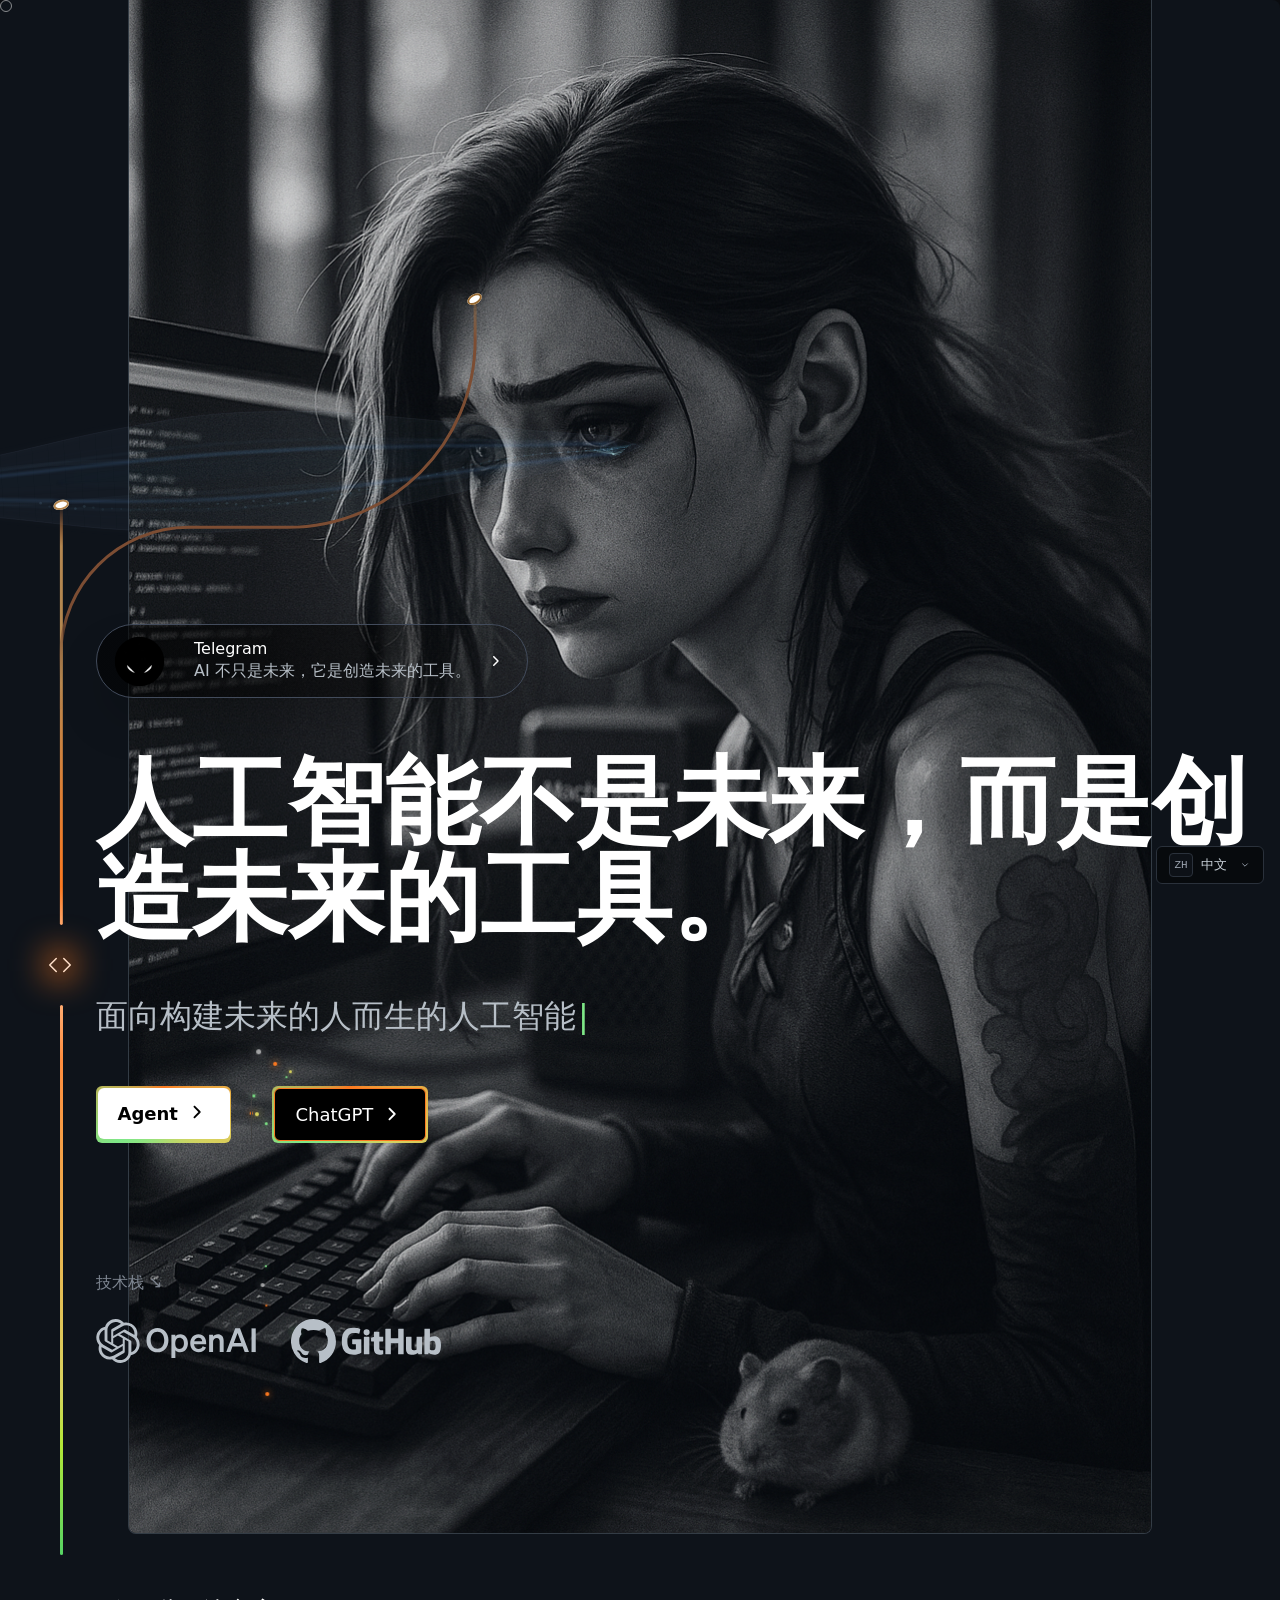
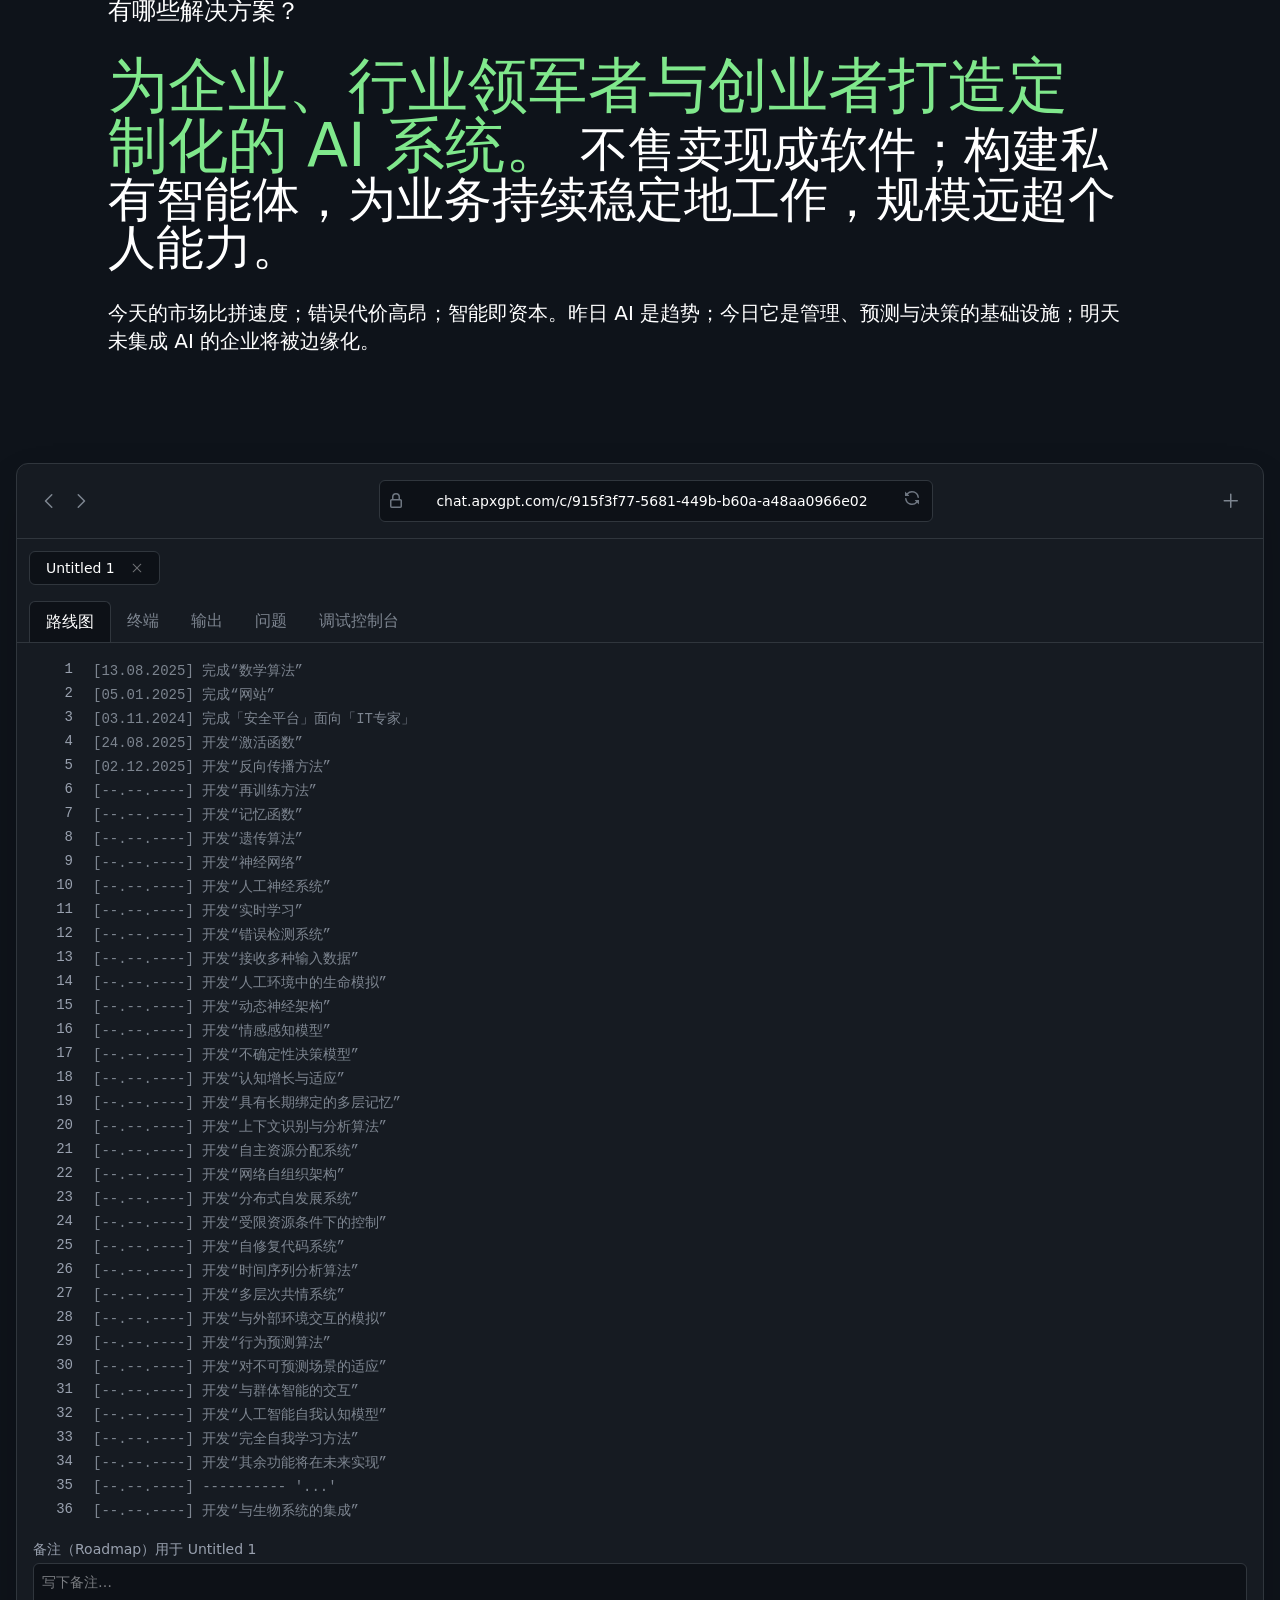
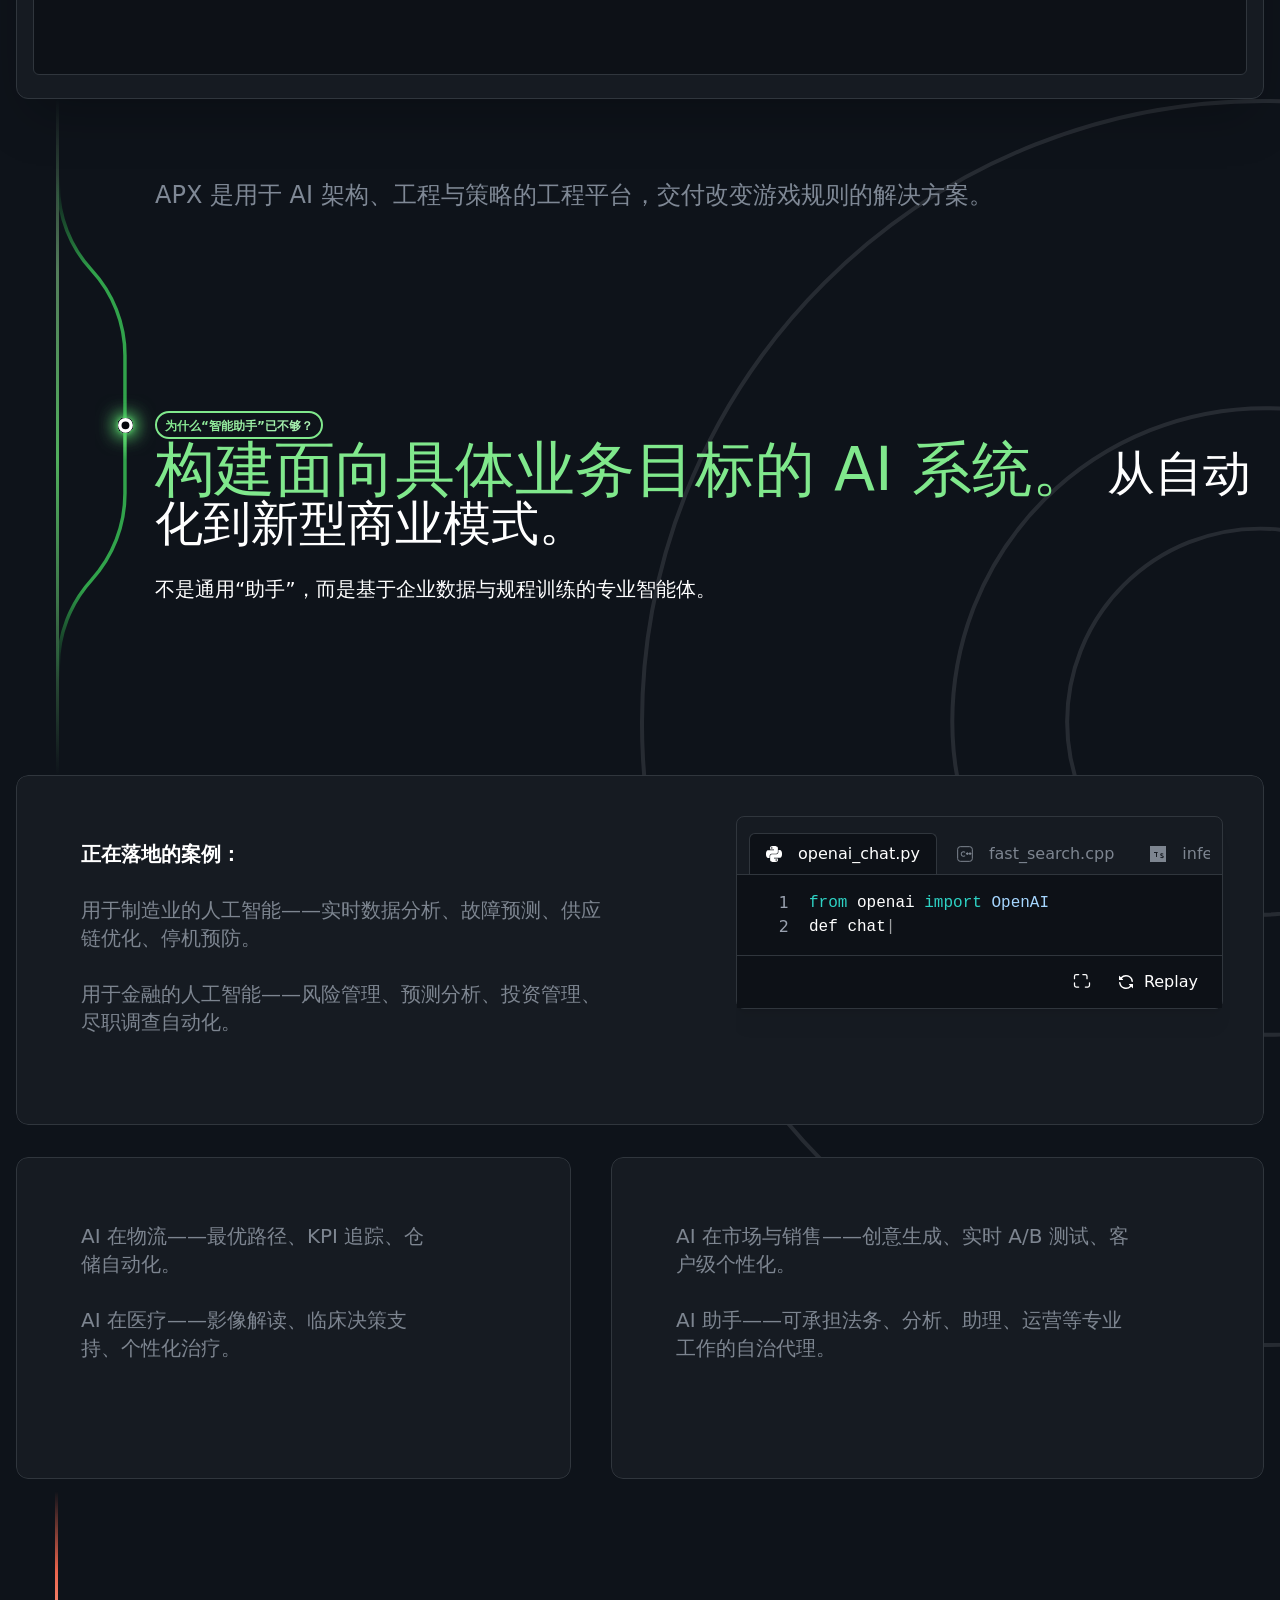
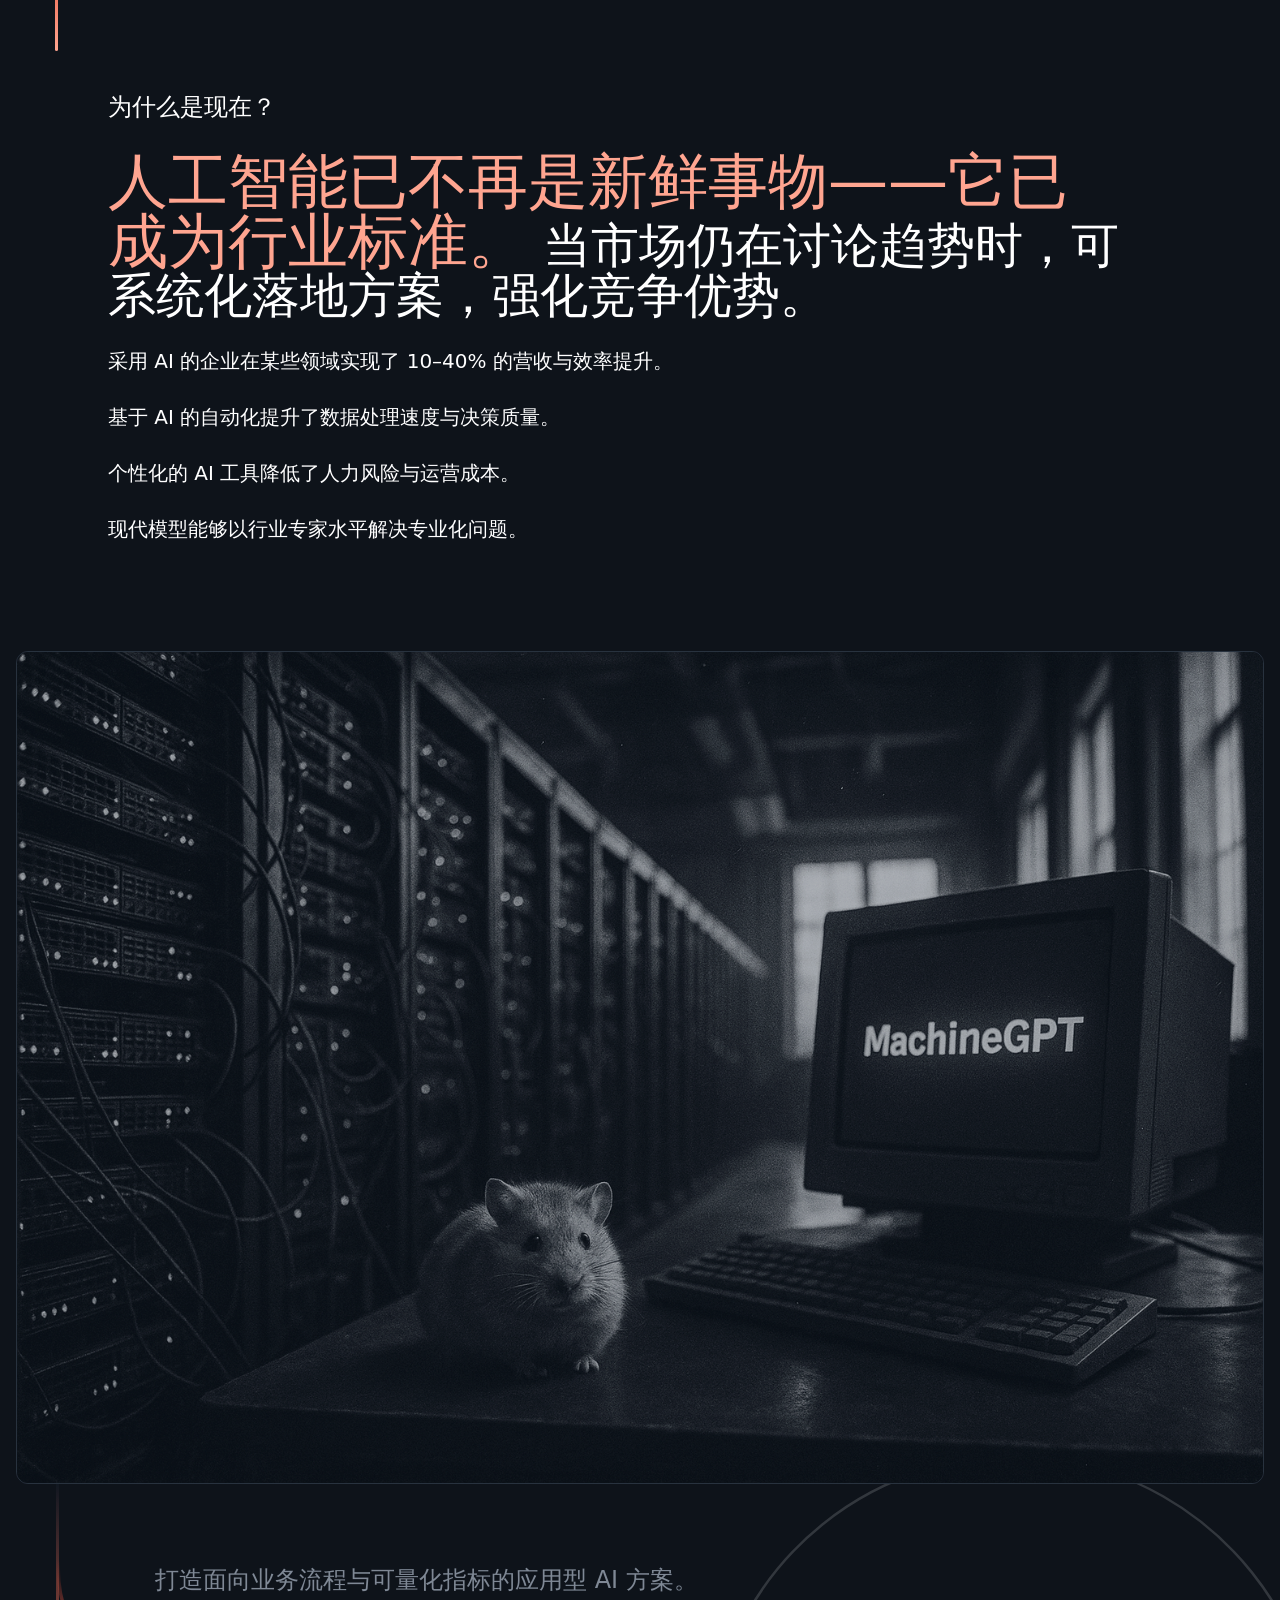
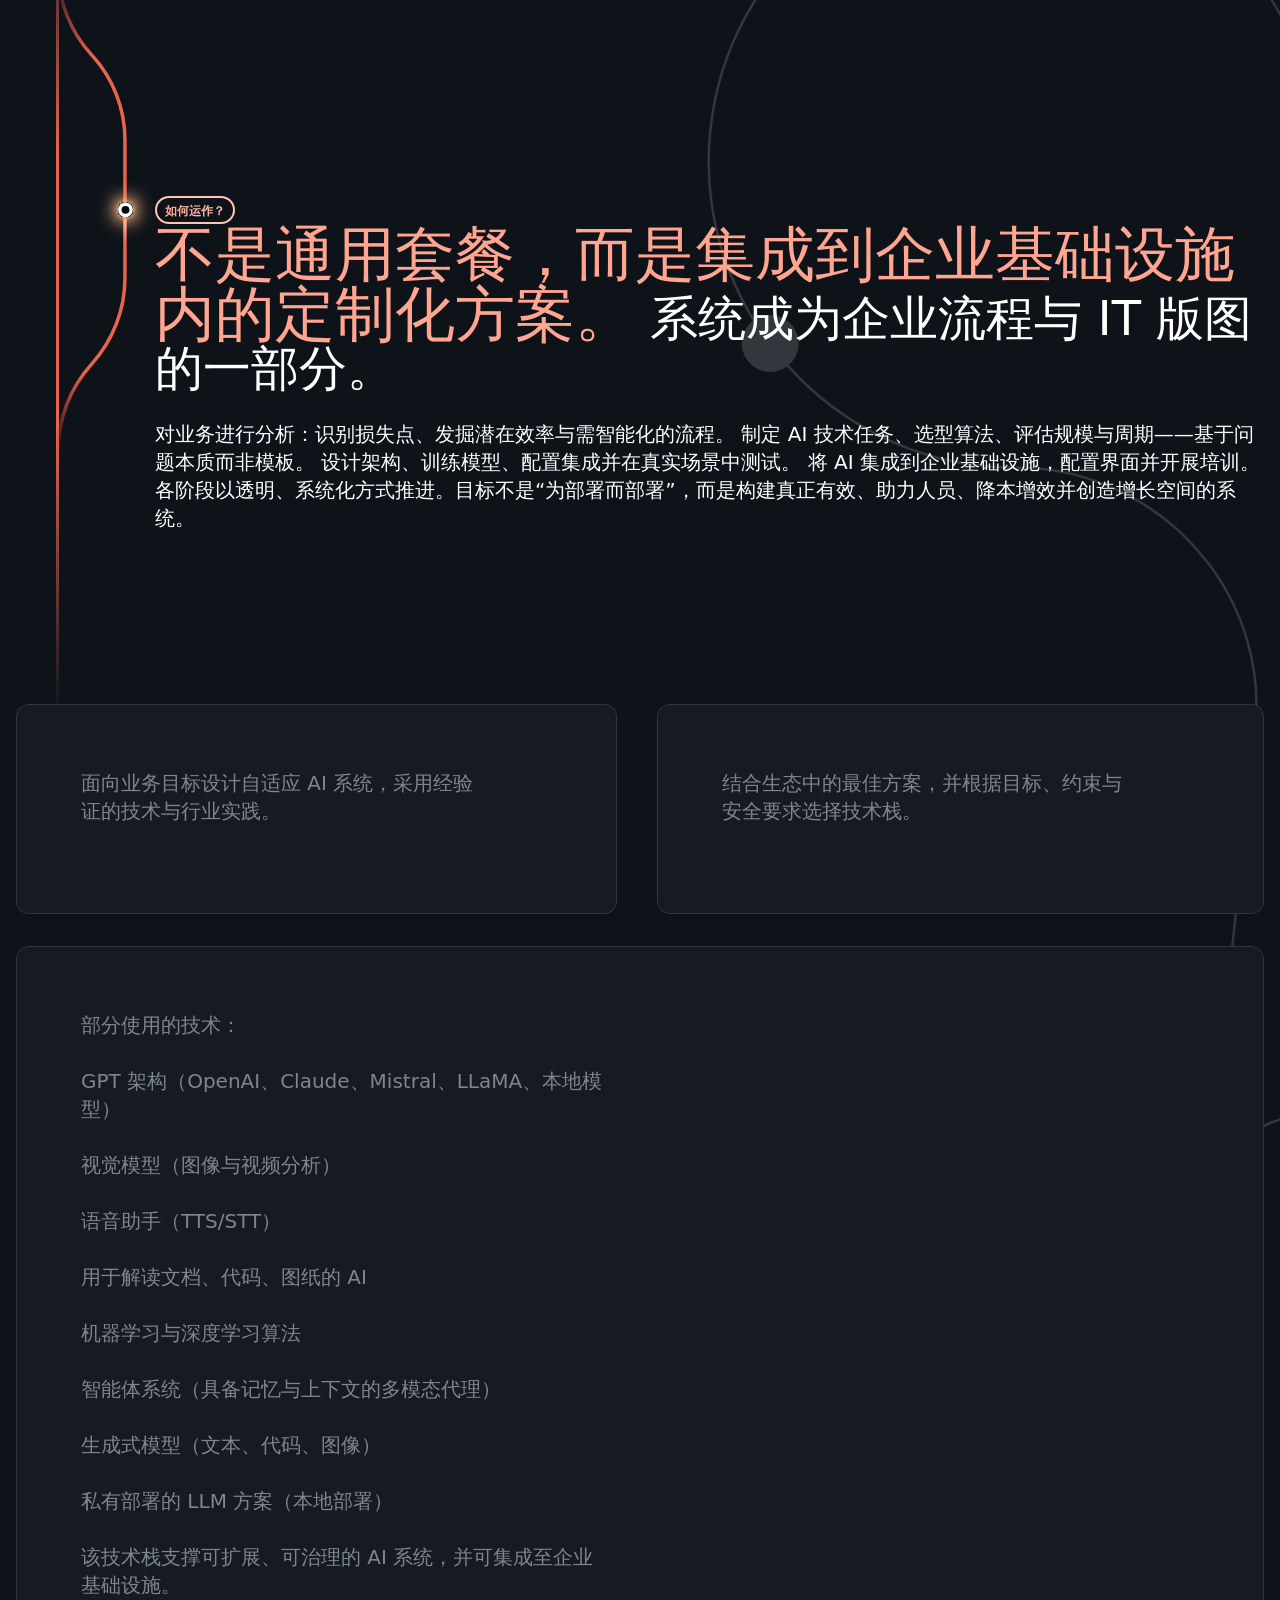
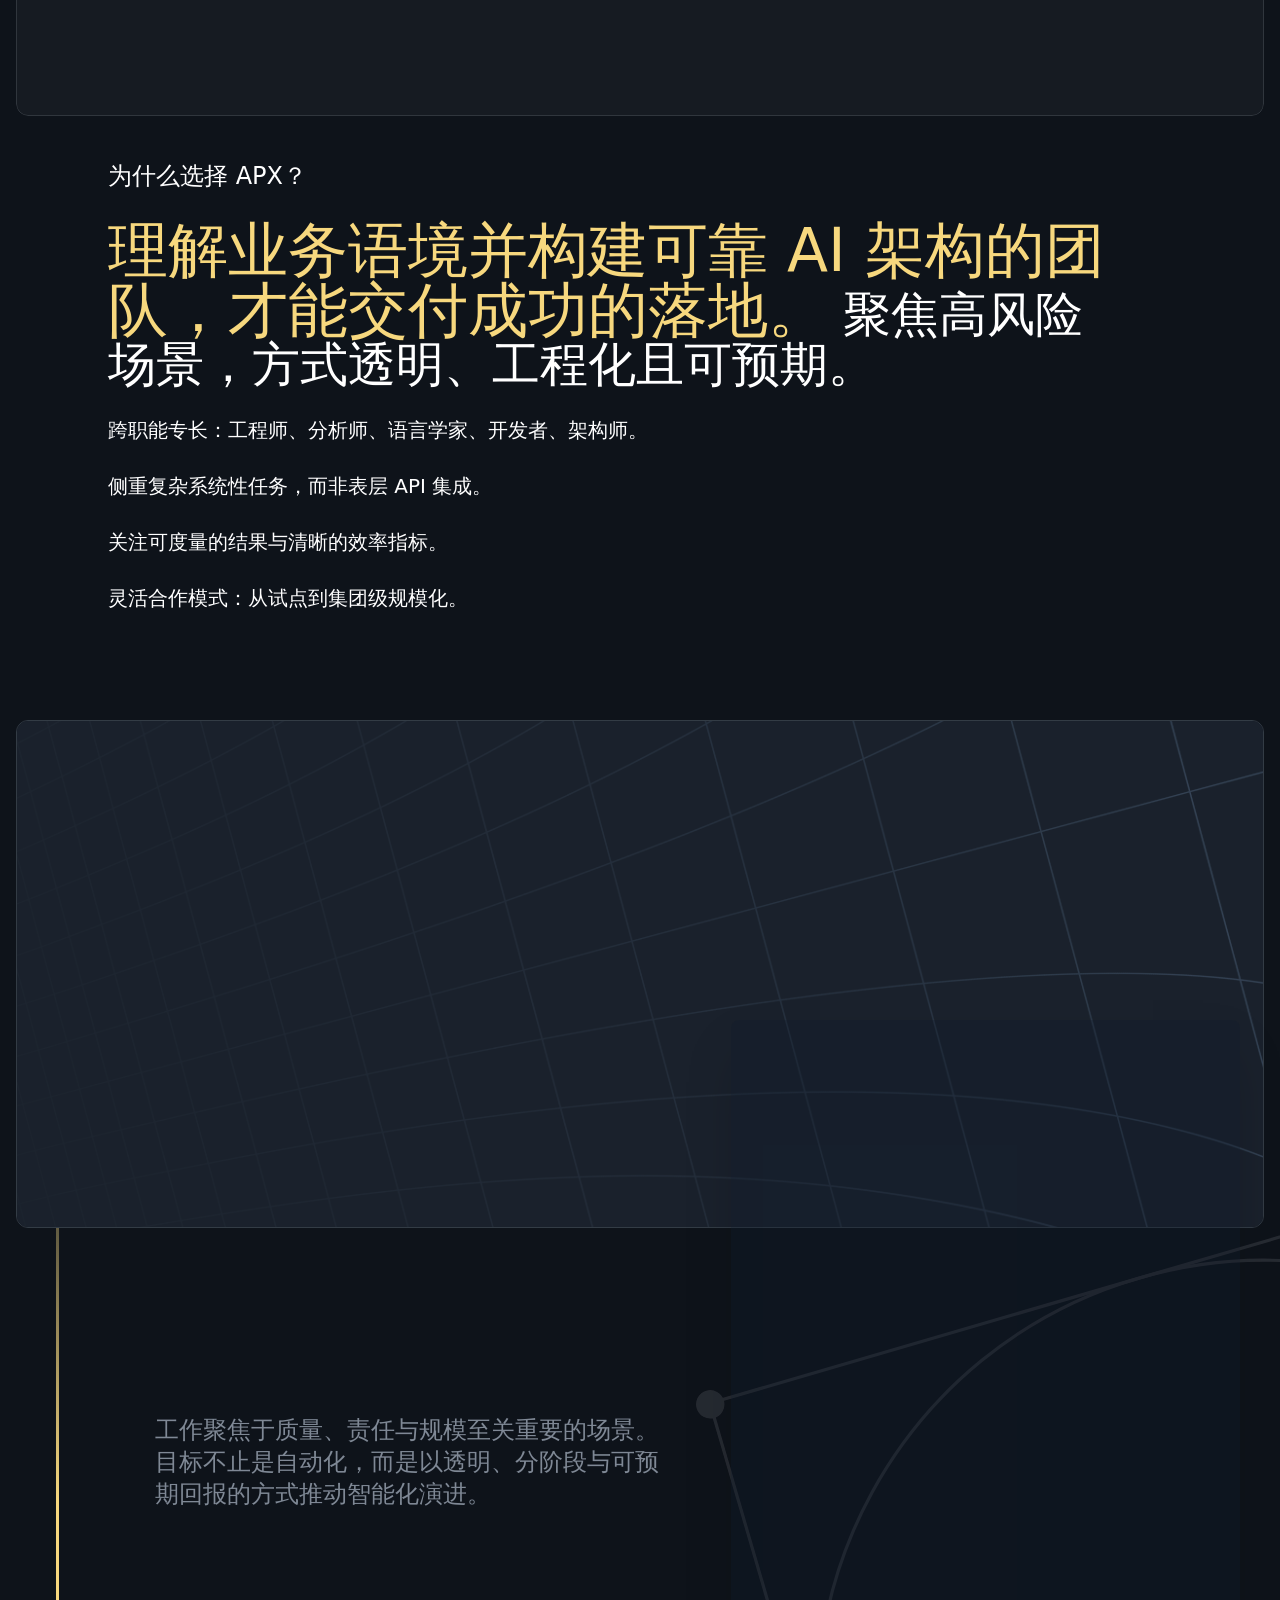
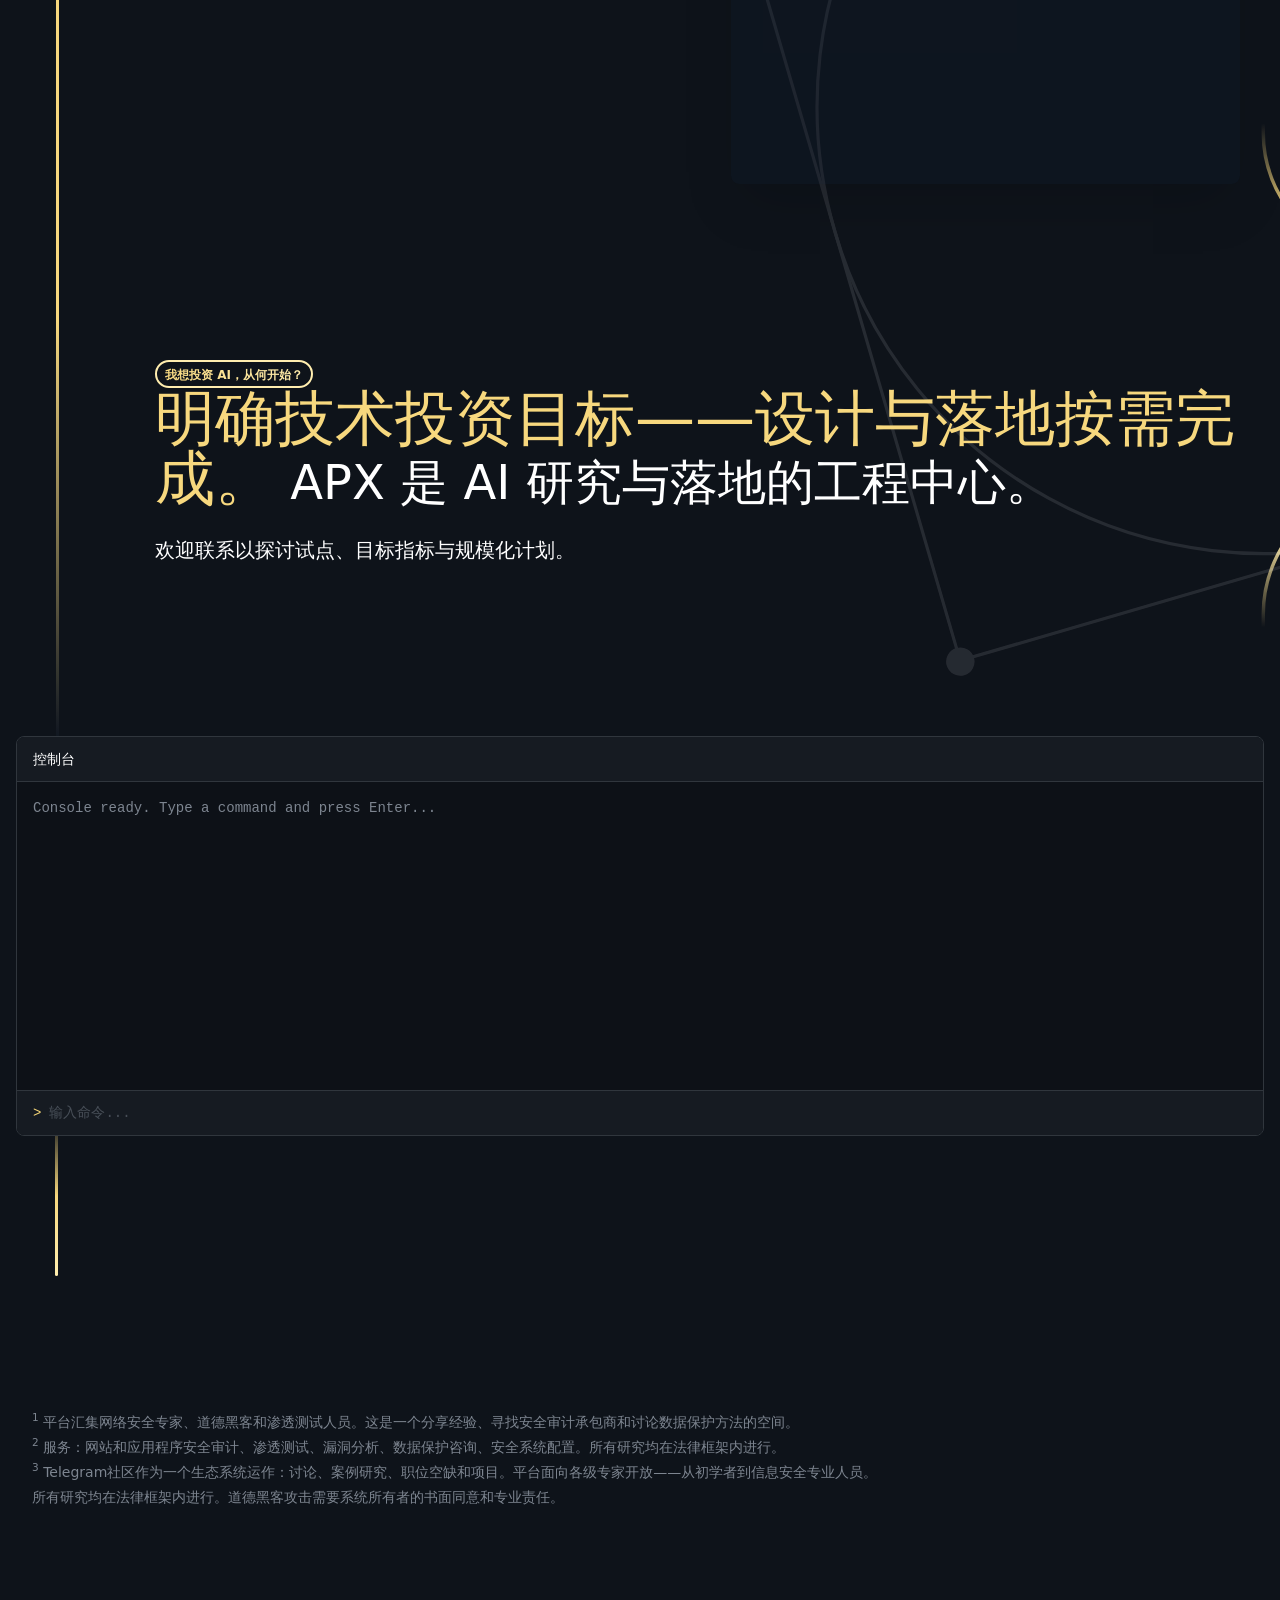
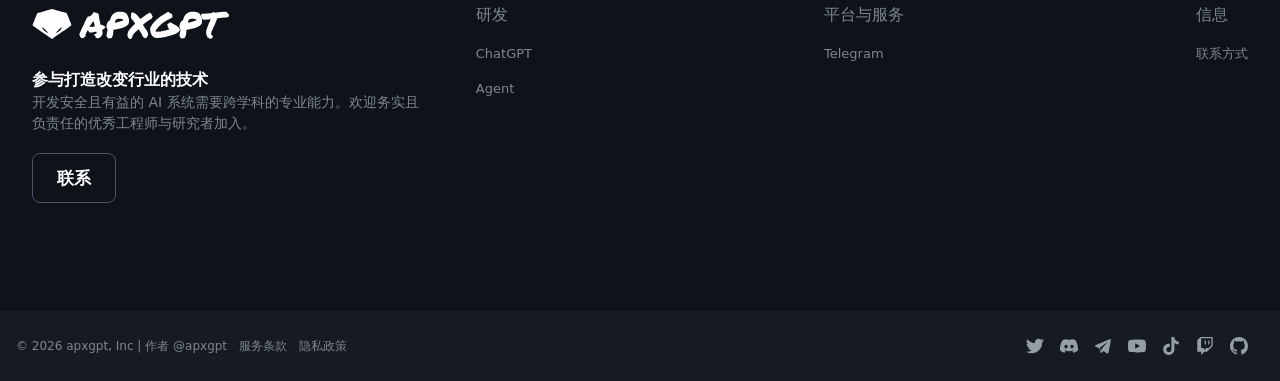
<file: zh/index.html>
<!DOCTYPE html><html lang="en"><head><meta charSet="utf-8"/><meta name="viewport" content="width=device-width, initial-scale=1"/><link rel="preload" href="/_next/static/media/612bd71aa396cae6-s.p.0y-3ea_6ee5g5.woff2" as="font" crossorigin="" type="font/woff2"/><link rel="preload" as="image" href="/assets/home/signal-mesh-background.png"/><link rel="preload" as="image" href="/assets/capabilities/signal-node.svg"/><link rel="stylesheet" href="/_next/static/chunks/0eyrbq-ws9el-.css" data-precedence="next"/><link rel="stylesheet" href="/_next/static/chunks/3q1jnt1mzikx0.css" data-precedence="next"/><link rel="preload" as="script" fetchPriority="low" href="/_next/static/chunks/0a1gboz92241g.js"/><script src="/_next/static/chunks/12ng9y1xmtxdd.js" async=""></script><script src="/_next/static/chunks/2cya-h6pss2j9.js" async=""></script><script src="/_next/static/chunks/3w4o9hklow6fg.js" async=""></script><script src="/_next/static/chunks/turbopack-2u-mf2t0_rcni.js" async=""></script><script src="/_next/static/chunks/05-c3ty_6dwfk.js" async=""></script><script src="/_next/static/chunks/14mrh2-p_w84d.js" async=""></script><script src="/_next/static/chunks/3e0afwplf90z4.js" async=""></script><script src="/_next/static/chunks/417xt7o-_xp6f.js" async=""></script><script src="/_next/static/chunks/0uuqouyvovkws.js" async=""></script><script src="/_next/static/chunks/3sjrrxj4h_g0a.js" async=""></script><script src="/_next/static/chunks/3zw-fu-46hokt.js" async=""></script><script src="/_next/static/chunks/0br_f23o85n_d.js" async=""></script><script src="/_next/static/chunks/0yh4ntobiiva0.js" async=""></script><script src="/_next/static/chunks/1b0kgzo0_mpsv.js" async=""></script><meta name="next-size-adjust" content=""/><title>APX — 面向企业的人工智能 | AI 平台 | APX</title><meta name="description" content="APX 是一个用于设计和部署人工智能系统的工程平台。为企业和初创公司提供 AI 智能体、数据分析和业务流程自动化。"/><meta name="author" content="APXGPT"/><meta name="keywords" content="AI, 人工智能, 机器学习, 深度学习, AI商业应用, AI智能体, 自动化, 数据分析, GPT, 神经网络, APX"/><meta name="creator" content="APXGPT"/><meta name="publisher" content="APXGPT"/><meta name="robots" content="index, follow, max-image-preview:large, max-snippet:-1"/><link rel="canonical" href="https://apxgpt.com/zh/"/><link rel="alternate" hrefLang="ru" href="https://apxgpt.com/ru/"/><link rel="alternate" hrefLang="en" href="https://apxgpt.com/en/"/><link rel="alternate" hrefLang="zh" href="https://apxgpt.com/zh/"/><meta property="og:title" content="APX — 面向企业的人工智能 | AI 平台"/><meta property="og:description" content="APX 是一个用于设计和部署人工智能系统的工程平台。为企业和初创公司提供 AI 智能体、数据分析和业务流程自动化。"/><meta property="og:url" content="https://apxgpt.com/zh/"/><meta property="og:site_name" content="APX — AI Platform"/><meta property="og:locale" content="zh_CN"/><meta property="og:type" content="website"/><meta name="twitter:card" content="summary_large_image"/><meta name="twitter:title" content="APX — 面向企业的人工智能 | AI 平台"/><meta name="twitter:description" content="APX 是一个用于设计和部署人工智能系统的工程平台。为企业和初创公司提供 AI 智能体、数据分析和业务流程自动化。"/><link rel="icon" href="/favicon.ico?favicon.2wsulhs5cn2k4.ico" sizes="32x32" type="image/x-icon"/><script src="/_next/static/chunks/0cz1d0mv5g_q7.js" noModule=""></script></head><body><div hidden=""><!--$--><!--/$--></div><canvas class="fixed inset-0 pointer-events-none z-0" style="opacity:1"></canvas><canvas class="fixed inset-0 pointer-events-none z-0" aria-hidden="true"></canvas><div class="custom-cursor" aria-hidden="true"></div><main class="site-content overflow-x-clip"><div class="relative z-50"><div class="absolute"></div></div><script type="application/ld+json">{"@context":"https://schema.org","@type":"Organization","name":"APXGPT","url":"https://apxgpt.com","logo":"https://apxgpt.com/assets/brand/avatar.png","description":"APX — 用于设计和部署人工智能系统的工程平台。","sameAs":["https://github.com/machinegpt","https://twitter.com/machinegpt","https://t.me/+xI1GzIsXQMw0MmMy"],"contactPoint":{"@type":"ContactPoint","email":"support@apxgpt.com","contactType":"customer service"}}</script><script type="application/ld+json">{"@context":"https://schema.org","@type":"WebSite","name":"APX — 面向企业的人工智能","url":"https://apxgpt.com/zh","potentialAction":{"@type":"SearchAction","target":"https://apxgpt.com/search?q={search_term_string}","query-input":"required name=search_term_string"}}</script><div style="opacity:0;transform:translateY(10px)"><div class="overflow-hidden overflow-x-clip"><div class="absolute inset-0 opacity-30 rounded-lg mix-blend-screen bg-[#0c1622]"></div><div class="relative flex justify-center"><img alt="image-1024x1536-/assets/home/signal-mesh-background.png" loading="eager" width="1024" height="1536" decoding="async" data-nimg="1" class="absolute top-0 -left-52  max-sm:-left-8 md:left-auto lg:max-w-[1440px] max-md:max-w-[1240px] transition ease-in duration-200 -z-30 image rounded-b-lg border-x border-b border-[#30363d] select-none" style="color:transparent" src="/assets/home/signal-mesh-background.png"/></div><section class="hero-section px-4"><div class="relative max-w-[1280px] lg:pt-72 md:px-8 mx-auto pt-72"><div class="flex"><div class="relative"><div style="opacity:0;transform:translateY(40px)"><img alt="image-437x637-/assets/capabilities/signal-node.svg" loading="eager" width="437" height="637" decoding="async" data-nimg="1" class="max-md:mt-[-60px] max-w-none select-none" style="color:transparent" src="/assets/capabilities/signal-node.svg"/></div><div class="mx-auto my-7"><span class="relative z-[11]"><svg aria-hidden="true" height="24" viewBox="0 0 24 24" fill="currentColor" version="1.1" width="24" data-view-component="true" class="text-white"><path d="M15.22 4.97a.75.75 0 0 1 1.06 0l6.5 6.5a.75.75 0 0 1 0 1.06l-6.5 6.5a.749.749 0 0 1-1.275-.326.749.749 0 0 1 .215-.734L21.19 12l-5.97-5.97a.75.75 0 0 1 0-1.06Zm-6.44 0a.75.75 0 0 1 0 1.06L2.81 12l5.97 5.97a.749.749 0 0 1-.326 1.275.749.749 0 0 1-.734-.215l-6.5-6.5a.75.75 0 0 1 0-1.06l6.5-6.5a.75.75 0 0 1 1.06 0Z"></path></svg><span class="absolute left-0 top-0 w-6 h-full asset-glow " style="background-color:var(--mktg-accent-primary);filter:blur(17px)"></span></span></div><div class="relative"><div style="background:linear-gradient(#ffac72, #ff8d3e 10%, #d7d25e 70%, #b3e737 80%, #56d364);transform:scaleY(0)" class="mb-2 w-[3px] h-[550px] max-md:h-[650px] max-sm:h-[450px] max-ssm:h-[600px] max-sssm:h-[550px] line rounded-md ml-[12px] z-[-1]"></div></div></div><div class="absolute pt-36 mt-28 max-md:px-4 ml-4 md:ml-12"><div class="relative md:top-20 mb-[24px]" style="opacity:0;transform:translateY(40px)"><a href="https://t.me/+gCxP1kI2j3FlYzgy" target="_blank" rel="noreferrer" class="border-[1px] border-neutral-600 copilot rounded-full inline-block mb-2 shadow-2xl"><div class="flex items-center p-3 px-5"><img alt="image-180x180-/assets/brand/avatar.png" loading="lazy" width="180" height="180" decoding="async" data-nimg="1" class="rounded-full d-block w-auto flex-grow-0 flex-shrink-0 mr-6 max-md:mr-3 scale-110 select-none" style="color:transparent;width:45px;height:45px" src="/assets/brand/avatar.png"/><div class="md:mr-2 md:pl-2 py-0.5"><div class="font-medium text-white text-[16px] max-md:text-[14px] leading-5">Telegram</div><div class="max-md:text-[14px] text-[16px] text-[#b7bfc7]">AI 不只是未来，它是创造未来的工具。</div></div><div class="ml-auto"><svg xmlns="http://www.w3.org/2000/svg" class=" mb-[2px] text-white transition inline-block ml-3 ease-in duration-300  -translate-x-1" width="16" height="16" viewBox="0 0 16 16" fill="none"><path fill="currentColor" d="M7.28033 3.21967C6.98744 2.92678 6.51256 2.92678 6.21967 3.21967C5.92678 3.51256 5.92678 3.98744 6.21967 4.28033L7.28033 3.21967ZM11 8L11.5303 8.53033C11.8232 8.23744 11.8232 7.76256 11.5303 7.46967L11 8ZM6.21967 11.7197C5.92678 12.0126 5.92678 12.4874 6.21967 12.7803C6.51256 13.0732 6.98744 13.0732 7.28033 12.7803L6.21967 11.7197ZM6.21967 4.28033L10.4697 8.53033L11.5303 7.46967L7.28033 3.21967L6.21967 4.28033ZM10.4697 7.46967L6.21967 11.7197L7.28033 12.7803L11.5303 8.53033L10.4697 7.46967Z"></path><path class=" text-white transition ease-in duration-150 opacity-0 " stroke="currentColor" d="M1.75 8H11" stroke-width="1.5" stroke-linecap="round"></path></svg></div></div></a></div><h1 class="md:mt-28 lg:mt-32 sm:mt-12 mb-5 md:mb-12 relative z-2 max-md:mb-5 text-5xl md:text-7xl max-sm:text-5xl max-md:text-7xl lg:text-8xl font-semibold text-white" style="opacity:0;transform:translateY(40px)">人工智能不是未来，而是创造未来的工具。</h1><p class="relative z-1 text-[24px] md:text-[28px]  lg:text-[32px] leading-[30px] md:leading-[36px] lg:leading-[44px] mb-5 md:mb-12 md:10/12  lg:w-9/12 text-[#b7bfc7]" style="opacity:0;transform:translateY(40px)"><span class="typing-cursor">面向构建未来的人而生的人工智能</span></p><div class="flex lg:w-11/12 md:space-x-5 max-md:flex-col max-md:gap-3" style="opacity:0;transform:translateY(40px)"><div class="gradient-border-wrapper rounded-md"><a href="https://github.com/machinegpt/agent" target="_blank" rel="noopener noreferrer" class="flex items-center w-full md:w-auto justify-center text-[18px] py-3 px-5 rounded-md bg-white font-bold gradient-border-inner">Agent<svg xmlns="http://www.w3.org/2000/svg" class=" mb-[2px] text-white transition inline-block ml-3 ease-in duration-300  -translate-x-1" width="20" height="20" viewBox="0 0 16 16" fill="none"><path fill="#000" d="M7.28033 3.21967C6.98744 2.92678 6.51256 2.92678 6.21967 3.21967C5.92678 3.51256 5.92678 3.98744 6.21967 4.28033L7.28033 3.21967ZM11 8L11.5303 8.53033C11.8232 8.23744 11.8232 7.76256 11.5303 7.46967L11 8ZM6.21967 11.7197C5.92678 12.0126 5.92678 12.4874 6.21967 12.7803C6.51256 13.0732 6.98744 13.0732 7.28033 12.7803L6.21967 11.7197ZM6.21967 4.28033L10.4697 8.53033L11.5303 7.46967L7.28033 3.21967L6.21967 4.28033ZM10.4697 7.46967L6.21967 11.7197L7.28033 12.7803L11.5303 8.53033L10.4697 7.46967Z"></path><path class=" text-white transition ease-in duration-150 opacity-0 " stroke="#000" d="M1.75 8H11" stroke-width="1.5" stroke-linecap="round"></path></svg></a></div><span class="max-sm:hidden border-t-[1px] md:border-l-[1px] border-neutral-700 mb-3 md:mb-0"></span><div class="gradient-border-wrapper gradient-border-accent rounded-md"><a href="https://sharedchat.fun" target="_blank" rel="noopener noreferrer" class="bg-black bg-opacity-50 flex items-center w-full md:w-auto justify-center text-[18px] py-3 px-5 rounded-md border-[#fc7920] border-[1.5px] text-white gradient-border-inner">ChatGPT<svg xmlns="http://www.w3.org/2000/svg" class=" mb-[2px] text-white transition inline-block ml-3 ease-in duration-300  -translate-x-1" width="20" height="20" viewBox="0 0 16 16" fill="none"><path fill="currentColor" d="M7.28033 3.21967C6.98744 2.92678 6.51256 2.92678 6.21967 3.21967C5.92678 3.51256 5.92678 3.98744 6.21967 4.28033L7.28033 3.21967ZM11 8L11.5303 8.53033C11.8232 8.23744 11.8232 7.76256 11.5303 7.46967L11 8ZM6.21967 11.7197C5.92678 12.0126 5.92678 12.4874 6.21967 12.7803C6.51256 13.0732 6.98744 13.0732 7.28033 12.7803L6.21967 11.7197ZM6.21967 4.28033L10.4697 8.53033L11.5303 7.46967L7.28033 3.21967L6.21967 4.28033ZM10.4697 7.46967L6.21967 11.7197L7.28033 12.7803L11.5303 8.53033L10.4697 7.46967Z"></path><path class=" text-white transition ease-in duration-150 opacity-0 " stroke="currentColor" d="M1.75 8H11" stroke-width="1.5" stroke-linecap="round"></path></svg></a></div></div><div class="md:my-32 my-24" style="opacity:0;transform:translateY(40px)"><p class="text-[16px] leading-[24px] text-[#7d8590]">技术栈 ↘︎</p><div class="mt-6 grid grid-cols-2 md:grid-cols-4 lg:grid-cols-6 items-center gap-y-4 gap-x-0.5 select-none"><a href="https://openai.com/api/" target="_blank" rel="noopener noreferrer" class="inline-block"><img alt="OpenAI logo" loading="lazy" width="162" height="44" decoding="async" data-nimg="1" class="transition ease-in-out duration-300 hover:brightness-125" style="color:transparent" src="/assets/partners/openai.svg"/></a><a href="https://github.com/machinegpt" target="_blank" rel="noopener noreferrer" class="inline-block"><img alt="GitHub logo" loading="lazy" width="150" height="44" decoding="async" data-nimg="1" class="transition ease-in-out duration-300 hover:brightness-125" style="color:transparent" src="/assets/partners/github.svg"/></a></div></div></div></div></div></section><div id="nav" class="absolute h-[60px] z-[100] hidden"><div class="w-full sticky  py-2 bg-[#0d1117]/95 backdrop-blur-sm top-0 max-lg:px-4"><div class="absolute bottom-0 left-0 right-0 h-[1px] bg-gradient-to-r from-[#fc7920] via-[#7ee787] to-[#fc7920] opacity-40"></div><div class="max-w-[1280px] mx-auto pb-2 lg:pb-3 pt-1 flex lg:px-3 px-4 lg:px-12 items-center max-lg:flex-col relative "><button class="lg:hidden absolute right-4 top-4 z-10"><svg aria-hidden="true" height="24" fill="currentColor" viewBox="0 0 24 24" version="1.1" width="24" data-view-component="true" class=" text-white false"><path d="M5.22 8.22a.749.749 0 0 0 0 1.06l6.25 6.25a.749.749 0 0 0 1.06 0l6.25-6.25a.749.749 0 1 0-1.06-1.06L12 13.939 6.28 8.22a.749.749 0 0 0-1.06 0Z"></path></svg><svg aria-hidden="true" height="24" width="24" fill="#fff" viewBox="0 0 24 24" version="1.1" data-view-component="true" class="hidden"><path d="M5.72 5.72a.75.75 0 0 1 1.06 0L12 10.94l5.22-5.22a.749.749 0 0 1 1.275.326.749.749 0 0 1-.215.734L13.06 12l5.22 5.22a.749.749 0 0 1-.326 1.275.749.749 0 0 1-.734-.215L12 13.06l-5.22 5.22a.751.751 0 0 1-1.042-.018.751.751 0 0 1-.018-1.042L10.94 12 5.72 6.78a.75.75 0 0 1 0-1.06Z"></path></svg></button><div class="flex lg:flex-row flex-col text-[16px] justify-start max-lg:w-full flex-auto lg:space-x-4 text-white "><a href="#whatWeDo" class="max-lg:pt-2 lg:hover:text-blue-500 max-lg:hidden">有哪些解决方案？<div class="w-10/12 max-lg:hidden mx-auto mt-1 h-[1px] false false"></div></a><a href="#whyNow" class="max-lg:pt-2 lg:hover:text-blue-500 max-lg:hidden">为什么是现在？<div class="w-10/12 max-lg:hidden mx-auto mt-1 h-[1px] false false"></div></a><a href="#whyApx" class="max-lg:pt-2 lg:hover:text-blue-500 max-lg:hidden">为什么是 APX？<div class="w-10/12 max-lg:hidden mx-auto mt-1 h-[1px] false false"></div></a></div><div class="lg:ml-5 flex items-center lg:space-x-5 max-lg:space-y-3 max-lg:flex-col max-lg:w-full max-lg:mt-5 max-lg:hidden"><a href="https://sharedchat.fun" target="_blank" rel="noopener noreferrer" class="flex items-center max-lg:w-full font-semibold justify-center rounded-md px-5 py-3 text-base text-white space-x-2 border-[1px] border-[#fc7920]">ChatGPT<svg xmlns="http://www.w3.org/2000/svg" class=" mb-[2px] text-white transition inline-block ml-3 ease-in duration-300  -translate-x-1" width="16" height="16" viewBox="0 0 16 16" fill="none"><path fill="currentColor" d="M7.28033 3.21967C6.98744 2.92678 6.51256 2.92678 6.21967 3.21967C5.92678 3.51256 5.92678 3.98744 6.21967 4.28033L7.28033 3.21967ZM11 8L11.5303 8.53033C11.8232 8.23744 11.8232 7.76256 11.5303 7.46967L11 8ZM6.21967 11.7197C5.92678 12.0126 5.92678 12.4874 6.21967 12.7803C6.51256 13.0732 6.98744 13.0732 7.28033 12.7803L6.21967 11.7197ZM6.21967 4.28033L10.4697 8.53033L11.5303 7.46967L7.28033 3.21967L6.21967 4.28033ZM10.4697 7.46967L6.21967 11.7197L7.28033 12.7803L11.5303 8.53033L10.4697 7.46967Z"></path><path class=" text-white transition ease-in duration-150 opacity-0 " stroke="currentColor" d="M1.75 8H11" stroke-width="1.5" stroke-linecap="round"></path></svg></a><a href="https://github.com/machinegpt/agent" target="_blank" rel="noopener noreferrer" class="flex items-center max-lg:w-full font-semibold justify-center rounded-md px-5 py-3 text-base bg-white">Agent<svg xmlns="http://www.w3.org/2000/svg" class=" mb-[2px] text-white transition inline-block ml-3 ease-in duration-300  -translate-x-1" width="16" height="16" viewBox="0 0 16 16" fill="none"><path fill="#000" d="M7.28033 3.21967C6.98744 2.92678 6.51256 2.92678 6.21967 3.21967C5.92678 3.51256 5.92678 3.98744 6.21967 4.28033L7.28033 3.21967ZM11 8L11.5303 8.53033C11.8232 8.23744 11.8232 7.76256 11.5303 7.46967L11 8ZM6.21967 11.7197C5.92678 12.0126 5.92678 12.4874 6.21967 12.7803C6.51256 13.0732 6.98744 13.0732 7.28033 12.7803L6.21967 11.7197ZM6.21967 4.28033L10.4697 8.53033L11.5303 7.46967L7.28033 3.21967L6.21967 4.28033ZM10.4697 7.46967L6.21967 11.7197L7.28033 12.7803L11.5303 8.53033L10.4697 7.46967Z"></path><path class=" text-white transition ease-in duration-150 opacity-0 " stroke="#000" d="M1.75 8H11" stroke-width="1.5" stroke-linecap="round"></path></svg></a></div></div></div></div><div class="fixed bottom-4 right-4 z-[50]"><div class="relative "><button type="button" aria-haspopup="listbox" aria-expanded="false" aria-label="切换语言" class="inline-flex items-center gap-2 px-3 py-1.5 rounded-md border border-[#2a313b] bg-[#070a0d] text-white hover:border-[#3a4350] focus:outline-none focus:ring-1 focus:ring-[#30363d]"><span class="inline-flex items-center justify-center w-6 h-6 rounded bg-[#0d1117] text-[#9ba3af] border border-[#2a313b] text-[11px] font-mono">ZH</span><span class="text-[13px] text-[#c9d1d9]">中文</span><svg class="w-3 h-3 ml-1 transition-transform rotate-0" viewBox="0 0 20 20" fill="none" aria-hidden="true"><path d="M6 8l4 4 4-4" stroke="#9ba3af" stroke-width="1.5" stroke-linecap="round" stroke-linejoin="round"></path></svg></button></div></div><div id="whatWeDo" class="home-section px-4 pt-8 false"><div class="max-w-[1280px] mx-auto"><div class="flex md:pl-7 space-x-3 md:space-x-10"><div class="flex flex-col items-center"><div class="hero-drone relative py-1" style="opacity:0"><svg aria-hidden="true" height="24" viewBox="0 0 24 24" fill="currentColor" version="1.1" width="24" data-view-component="true" class="octicon octicon-briefcase text-white"><path d="M7.5 1.75C7.5.784 8.284 0 9.25 0h5.5c.966 0 1.75.784 1.75 1.75V4h4.75c.966 0 1.75.784 1.75 1.75v14.5A1.75 1.75 0 0 1 21.25 22H2.75A1.75 1.75 0 0 1 1 20.25V5.75C1 4.784 1.784 4 2.75 4H7.5Zm-5 10.24v8.26c0 .138.112.25.25.25h18.5a.25.25 0 0 0 .25-.25v-8.26A4.235 4.235 0 0 1 18.75 13H5.25a4.235 4.235 0 0 1-2.75-1.01Zm19-3.24v-3a.25.25 0 0 0-.25-.25H2.75a.25.25 0 0 0-.25.25v3a2.75 2.75 0 0 0 2.75 2.75h13.5a2.75 2.75 0 0 0 2.75-2.75Zm-6.5-7a.25.25 0 0 0-.25-.25h-5.5a.25.25 0 0 0-.25.25V4h6Z"></path></svg><span class="absolute left-0 top-0 h-full w-full asset-glow-productivity z-3"></span></div><div class="h-full w-[3px] mt-6 rounded-md bg-gradient-to-b from-[#7ee787]" style="height:0px"></div></div><div class="md:w-10/12 mb-24" style="opacity:0;transform:translateX(-30px)"><h2 class="hero-drone text-[20px] md:text-2xl mb-7 font-medium text-white">有哪些解决方案？</h2><h3 class="text-[28px] md:text-[40px] max-md:leading-8 max-lg:leading-10 lg:text-5xl mb-7 font-medium text-white"><span class="mb-2 mt-3 mb-7 lg:text-6xl md:text-5xl text-3xl font-medium" style="color:#7ee787">为企业、行业领军者与创业者打造定制化的 AI 系统。</span> <!-- -->不售卖现成软件；构建私有智能体，为业务持续稳定地工作，规模远超个人能力。</h3><p class="mb-3 md:text-xl text-base font-medium text-white">今天的市场比拼速度；错误代价高昂；智能即资本。昨日 AI 是趋势；今日它是管理、预测与决策的基础设施；明天未集成 AI 的企业将被边缘化。</p></div></div><div class="tab rounded-xl border-[0.5px] border-[#30363d] overflow-hidden relative shadow-2xl bg-[#161b22]"><div class="flex items-center justify-between border-b-[0.5px] border-[#30363d] p-4"><div class="pre-next max-md:hidden flex text-[#7d8590] font-medium"><button type="button" aria-label="上一个标签" class="p-1 rounded hover:text-gray-300"><svg aria-hidden="true" height="24" fill="currentColor" viewBox="0 0 24 24" version="1.1" width="24" data-view-component="true" class="octicon octicon-chevron-left color-fg-muted"><path d="M15.28 5.22a.75.75 0 0 1 0 1.06L9.56 12l5.72 5.72a.749.749 0 0 1-.326 1.275.749.749 0 0 1-.734-.215l-6.25-6.25a.75.75 0 0 1 0-1.06l6.25-6.25a.75.75 0 0 1 1.06 0Z"></path></svg></button><button type="button" aria-label="下一个标签" class="p-1 rounded hover:text-gray-300"><svg aria-hidden="true" height="24" fill="currentColor" viewBox="0 0 24 24" version="1.1" width="24" data-view-component="true" class="octicon octicon-chevron-right color-fg-muted"><path d="M8.72 18.78a.75.75 0 0 1 0-1.06L14.44 12 8.72 6.28a.751.751 0 0 1 .018-1.042.751.751 0 0 1 1.042-.018l6.25 6.25a.75.75 0 0 1 0 1.06l-6.25 6.25a.75.75 0 0 1-1.06 0Z"></path></svg></button></div><div class="flex items-center justify-between px-2 py-1 rounded-md bg-[#0d1117] border-[0.5px] border-[#30363d] w-full md:w-auto"><svg aria-hidden="true" height="16" fill="currentColor" viewBox="0 0 16 16" version="1.1" width="16" data-view-component="true" class="octicon octicon-lock color-fg-subtle flex-shrink-0 text-[#7d8590]"><path d="M4 4a4 4 0 0 1 8 0v2h.25c.966 0 1.75.784 1.75 1.75v5.5A1.75 1.75 0 0 1 12.25 15h-8.5A1.75 1.75 0 0 1 2 13.25v-5.5C2 6.784 2.784 6 3.75 6H4Zm8.25 3.5h-8.5a.25.25 0 0 0-.25.25v5.5c0 .138.112.25.25.25h8.5a.25.25 0 0 0 .25-.25v-5.5a.25.25 0 0 0-.25-.25ZM10.5 6V4a2.5 2.5 0 1 0-5 0v2Z"></path></svg><div class="md:px-8 px-2 text-white whitespace-nowrap overflow-hidden text-[14px] text-ellipsis">chat.apxgpt.com/c/915f3f77-5681-449b-b60a-a48aa0966e02</div><button type="button" aria-label="刷新内容" class="p-1 rounded"><span class="inline-flex"><svg aria-hidden="true" height="16" fill="currentColor" viewBox="0 0 16 16" version="1.1" width="16" data-view-component="true" class="octicon octicon-sync color-fg-subtle flex-shrink-0 text-[#7d8590]"><path d="M1.705 8.005a.75.75 0 0 1 .834.656 5.5 5.5 0 0 0 9.592 2.97l-1.204-1.204a.25.25 0 0 1 .177-.427h3.646a.25.25 0 0 1 .25.25v3.646a.25.25 0 0 1-.427.177l-1.38-1.38A7.002 7.002 0 0 1 1.05 8.84a.75.75 0 0 1 .656-.834ZM8 2.5a5.487 5.487 0 0 0-4.131 1.869l1.204 1.204A.25.25 0 0 1 4.896 6H1.25A.25.25 0 0 1 1 5.75V2.104a.25.25 0 0 1 .427-.177l1.38 1.38A7.002 7.002 0 0 1 14.95 7.16a.75.75 0 0 1-1.49.178A5.5 5.5 0 0 0 8 2.5Z"></path></svg></span></button></div><div class="pre-next max-md:hidden flex text-[#7d8590] font-medium"><button type="button" aria-label="添加文件" class="p-1 rounded hover:text-gray-300"><svg aria-hidden="true" height="24" fill="currentColor" viewBox="0 0 24 24" version="1.1" width="24" data-view-component="true" class="octicon octicon-plus color-fg-muted"><path d="M11.75 4.5a.75.75 0 0 1 .75.75V11h5.75a.75.75 0 0 1 0 1.5H12.5v5.75a.75.75 0 0 1-1.5 0V12.5H5.25a.75.75 0 0 1 0-1.5H11V5.25a.75.75 0 0 1 .75-.75Z"></path></svg></button></div></div><div class="flex items-stretch"><div class="min-w-0 w-full"><div class="text-[#7d8590]"><ul class="flex px-3 pt-4 md:pt-4 border-b-[0.5px] border-[#30363d] overflow-x-auto whitespace-nowrap no-scrollbar"><li class="px-3 py-1.5 md:px-4 md:py-2 border-[0.5px] rounded-t-md border-b-[0] text-white border-[#30363d] bg-[#0d1117]">路线图</li><li class="px-3 py-1.5 md:px-4 md:py-2 cursor-pointer hover:text-gray-300">终端</li><li class="px-3 py-1.5 md:px-4 md:py-2 cursor-pointer hover:text-gray-300">输出</li><li class="px-3 py-1.5 md:px-4 md:py-2 cursor-pointer hover:text-gray-300">问题</li><li class="px-3 py-1.5 md:px-4 md:py-2 cursor-pointer hover:text-gray-300">调试控制台</li></ul></div><div class="px-4 pt-4 pb-4 text-[#7d8590]"><div class="relative w-full overflow-auto outline-none focus:outline-none focus:ring-0 border-0 bg-transparent no-scrollbar"><div class="min-w-full font-mono text-[14px]" style="opacity:0"><div class="grid grid-cols-[3rem_1fr] gap-3 items-start" style="opacity:0;transform:translateY(3px)"><div class="select-none pr-2 text-right text-gray-400">1</div><div class="w-full"><pre class="whitespace-pre leading-6 text-[14px] text-[#7d8590]"><span class="code-editor-line-mktg">[13.08.2025] 完成“数学算法”</span></pre></div></div><div class="grid grid-cols-[3rem_1fr] gap-3 items-start" style="opacity:0;transform:translateY(3px)"><div class="select-none pr-2 text-right text-gray-400">2</div><div class="w-full"><pre class="whitespace-pre leading-6 text-[14px] text-[#7d8590]"><span class="code-editor-line-mktg">[05.01.2025] 完成“网站”</span></pre></div></div><div class="grid grid-cols-[3rem_1fr] gap-3 items-start" style="opacity:0;transform:translateY(3px)"><div class="select-none pr-2 text-right text-gray-400">3</div><div class="w-full"><pre class="whitespace-pre leading-6 text-[14px] text-[#7d8590]"><span class="code-editor-line-mktg">[03.11.2024] 完成「安全平台」面向「IT专家」</span></pre></div></div><div class="grid grid-cols-[3rem_1fr] gap-3 items-start" style="opacity:0;transform:translateY(3px)"><div class="select-none pr-2 text-right text-gray-400">4</div><div class="w-full"><pre class="whitespace-pre leading-6 text-[14px] text-[#7d8590]"><span class="code-editor-line-mktg">[24.08.2025] 开发“激活函数”</span></pre></div></div><div class="grid grid-cols-[3rem_1fr] gap-3 items-start" style="opacity:0;transform:translateY(3px)"><div class="select-none pr-2 text-right text-gray-400">5</div><div class="w-full"><pre class="whitespace-pre leading-6 text-[14px] text-[#7d8590]"><span class="code-editor-line-mktg">[02.12.2025] 开发“反向传播方法”</span></pre></div></div><div class="grid grid-cols-[3rem_1fr] gap-3 items-start" style="opacity:0;transform:translateY(3px)"><div class="select-none pr-2 text-right text-gray-400">6</div><div class="w-full"><pre class="whitespace-pre leading-6 text-[14px] text-[#7d8590]"><span class="code-editor-line-mktg">[--.--.----] 开发“再训练方法”</span></pre></div></div><div class="grid grid-cols-[3rem_1fr] gap-3 items-start" style="opacity:0;transform:translateY(3px)"><div class="select-none pr-2 text-right text-gray-400">7</div><div class="w-full"><pre class="whitespace-pre leading-6 text-[14px] text-[#7d8590]"><span class="code-editor-line-mktg">[--.--.----] 开发“记忆函数”</span></pre></div></div><div class="grid grid-cols-[3rem_1fr] gap-3 items-start" style="opacity:0;transform:translateY(3px)"><div class="select-none pr-2 text-right text-gray-400">8</div><div class="w-full"><pre class="whitespace-pre leading-6 text-[14px] text-[#7d8590]"><span class="code-editor-line-mktg">[--.--.----] 开发“遗传算法”</span></pre></div></div><div class="grid grid-cols-[3rem_1fr] gap-3 items-start" style="opacity:0;transform:translateY(3px)"><div class="select-none pr-2 text-right text-gray-400">9</div><div class="w-full"><pre class="whitespace-pre leading-6 text-[14px] text-[#7d8590]"><span class="code-editor-line-mktg">[--.--.----] 开发“神经网络”</span></pre></div></div><div class="grid grid-cols-[3rem_1fr] gap-3 items-start" style="opacity:0;transform:translateY(3px)"><div class="select-none pr-2 text-right text-gray-400">10</div><div class="w-full"><pre class="whitespace-pre leading-6 text-[14px] text-[#7d8590]"><span class="code-editor-line-mktg">[--.--.----] 开发“人工神经系统”</span></pre></div></div><div class="grid grid-cols-[3rem_1fr] gap-3 items-start" style="opacity:0;transform:translateY(3px)"><div class="select-none pr-2 text-right text-gray-400">11</div><div class="w-full"><pre class="whitespace-pre leading-6 text-[14px] text-[#7d8590]"><span class="code-editor-line-mktg">[--.--.----] 开发“实时学习”</span></pre></div></div><div class="grid grid-cols-[3rem_1fr] gap-3 items-start" style="opacity:0;transform:translateY(3px)"><div class="select-none pr-2 text-right text-gray-400">12</div><div class="w-full"><pre class="whitespace-pre leading-6 text-[14px] text-[#7d8590]"><span class="code-editor-line-mktg">[--.--.----] 开发“错误检测系统”</span></pre></div></div><div class="grid grid-cols-[3rem_1fr] gap-3 items-start" style="opacity:0;transform:translateY(3px)"><div class="select-none pr-2 text-right text-gray-400">13</div><div class="w-full"><pre class="whitespace-pre leading-6 text-[14px] text-[#7d8590]"><span class="code-editor-line-mktg">[--.--.----] 开发“接收多种输入数据”</span></pre></div></div><div class="grid grid-cols-[3rem_1fr] gap-3 items-start" style="opacity:0;transform:translateY(3px)"><div class="select-none pr-2 text-right text-gray-400">14</div><div class="w-full"><pre class="whitespace-pre leading-6 text-[14px] text-[#7d8590]"><span class="code-editor-line-mktg">[--.--.----] 开发“人工环境中的生命模拟”</span></pre></div></div><div class="grid grid-cols-[3rem_1fr] gap-3 items-start" style="opacity:0;transform:translateY(3px)"><div class="select-none pr-2 text-right text-gray-400">15</div><div class="w-full"><pre class="whitespace-pre leading-6 text-[14px] text-[#7d8590]"><span class="code-editor-line-mktg">[--.--.----] 开发“动态神经架构”</span></pre></div></div><div class="grid grid-cols-[3rem_1fr] gap-3 items-start" style="opacity:0;transform:translateY(3px)"><div class="select-none pr-2 text-right text-gray-400">16</div><div class="w-full"><pre class="whitespace-pre leading-6 text-[14px] text-[#7d8590]"><span class="code-editor-line-mktg">[--.--.----] 开发“情感感知模型”</span></pre></div></div><div class="grid grid-cols-[3rem_1fr] gap-3 items-start" style="opacity:0;transform:translateY(3px)"><div class="select-none pr-2 text-right text-gray-400">17</div><div class="w-full"><pre class="whitespace-pre leading-6 text-[14px] text-[#7d8590]"><span class="code-editor-line-mktg">[--.--.----] 开发“不确定性决策模型”</span></pre></div></div><div class="grid grid-cols-[3rem_1fr] gap-3 items-start" style="opacity:0;transform:translateY(3px)"><div class="select-none pr-2 text-right text-gray-400">18</div><div class="w-full"><pre class="whitespace-pre leading-6 text-[14px] text-[#7d8590]"><span class="code-editor-line-mktg">[--.--.----] 开发“认知增长与适应”</span></pre></div></div><div class="grid grid-cols-[3rem_1fr] gap-3 items-start" style="opacity:0;transform:translateY(3px)"><div class="select-none pr-2 text-right text-gray-400">19</div><div class="w-full"><pre class="whitespace-pre leading-6 text-[14px] text-[#7d8590]"><span class="code-editor-line-mktg">[--.--.----] 开发“具有长期绑定的多层记忆”</span></pre></div></div><div class="grid grid-cols-[3rem_1fr] gap-3 items-start" style="opacity:0;transform:translateY(3px)"><div class="select-none pr-2 text-right text-gray-400">20</div><div class="w-full"><pre class="whitespace-pre leading-6 text-[14px] text-[#7d8590]"><span class="code-editor-line-mktg">[--.--.----] 开发“上下文识别与分析算法”</span></pre></div></div><div class="grid grid-cols-[3rem_1fr] gap-3 items-start" style="opacity:0;transform:translateY(3px)"><div class="select-none pr-2 text-right text-gray-400">21</div><div class="w-full"><pre class="whitespace-pre leading-6 text-[14px] text-[#7d8590]"><span class="code-editor-line-mktg">[--.--.----] 开发“自主资源分配系统”</span></pre></div></div><div class="grid grid-cols-[3rem_1fr] gap-3 items-start" style="opacity:0;transform:translateY(3px)"><div class="select-none pr-2 text-right text-gray-400">22</div><div class="w-full"><pre class="whitespace-pre leading-6 text-[14px] text-[#7d8590]"><span class="code-editor-line-mktg">[--.--.----] 开发“网络自组织架构”</span></pre></div></div><div class="grid grid-cols-[3rem_1fr] gap-3 items-start" style="opacity:0;transform:translateY(3px)"><div class="select-none pr-2 text-right text-gray-400">23</div><div class="w-full"><pre class="whitespace-pre leading-6 text-[14px] text-[#7d8590]"><span class="code-editor-line-mktg">[--.--.----] 开发“分布式自发展系统”</span></pre></div></div><div class="grid grid-cols-[3rem_1fr] gap-3 items-start" style="opacity:0;transform:translateY(3px)"><div class="select-none pr-2 text-right text-gray-400">24</div><div class="w-full"><pre class="whitespace-pre leading-6 text-[14px] text-[#7d8590]"><span class="code-editor-line-mktg">[--.--.----] 开发“受限资源条件下的控制”</span></pre></div></div><div class="grid grid-cols-[3rem_1fr] gap-3 items-start" style="opacity:0;transform:translateY(3px)"><div class="select-none pr-2 text-right text-gray-400">25</div><div class="w-full"><pre class="whitespace-pre leading-6 text-[14px] text-[#7d8590]"><span class="code-editor-line-mktg">[--.--.----] 开发“自修复代码系统”</span></pre></div></div><div class="grid grid-cols-[3rem_1fr] gap-3 items-start" style="opacity:0;transform:translateY(3px)"><div class="select-none pr-2 text-right text-gray-400">26</div><div class="w-full"><pre class="whitespace-pre leading-6 text-[14px] text-[#7d8590]"><span class="code-editor-line-mktg">[--.--.----] 开发“时间序列分析算法”</span></pre></div></div><div class="grid grid-cols-[3rem_1fr] gap-3 items-start" style="opacity:0;transform:translateY(3px)"><div class="select-none pr-2 text-right text-gray-400">27</div><div class="w-full"><pre class="whitespace-pre leading-6 text-[14px] text-[#7d8590]"><span class="code-editor-line-mktg">[--.--.----] 开发“多层次共情系统”</span></pre></div></div><div class="grid grid-cols-[3rem_1fr] gap-3 items-start" style="opacity:0;transform:translateY(3px)"><div class="select-none pr-2 text-right text-gray-400">28</div><div class="w-full"><pre class="whitespace-pre leading-6 text-[14px] text-[#7d8590]"><span class="code-editor-line-mktg">[--.--.----] 开发“与外部环境交互的模拟”</span></pre></div></div><div class="grid grid-cols-[3rem_1fr] gap-3 items-start" style="opacity:0;transform:translateY(3px)"><div class="select-none pr-2 text-right text-gray-400">29</div><div class="w-full"><pre class="whitespace-pre leading-6 text-[14px] text-[#7d8590]"><span class="code-editor-line-mktg">[--.--.----] 开发“行为预测算法”</span></pre></div></div><div class="grid grid-cols-[3rem_1fr] gap-3 items-start" style="opacity:0;transform:translateY(3px)"><div class="select-none pr-2 text-right text-gray-400">30</div><div class="w-full"><pre class="whitespace-pre leading-6 text-[14px] text-[#7d8590]"><span class="code-editor-line-mktg">[--.--.----] 开发“对不可预测场景的适应”</span></pre></div></div><div class="grid grid-cols-[3rem_1fr] gap-3 items-start" style="opacity:0;transform:translateY(3px)"><div class="select-none pr-2 text-right text-gray-400">31</div><div class="w-full"><pre class="whitespace-pre leading-6 text-[14px] text-[#7d8590]"><span class="code-editor-line-mktg">[--.--.----] 开发“与群体智能的交互”</span></pre></div></div><div class="grid grid-cols-[3rem_1fr] gap-3 items-start" style="opacity:0;transform:translateY(3px)"><div class="select-none pr-2 text-right text-gray-400">32</div><div class="w-full"><pre class="whitespace-pre leading-6 text-[14px] text-[#7d8590]"><span class="code-editor-line-mktg">[--.--.----] 开发“人工智能自我认知模型”</span></pre></div></div><div class="grid grid-cols-[3rem_1fr] gap-3 items-start" style="opacity:0;transform:translateY(3px)"><div class="select-none pr-2 text-right text-gray-400">33</div><div class="w-full"><pre class="whitespace-pre leading-6 text-[14px] text-[#7d8590]"><span class="code-editor-line-mktg">[--.--.----] 开发“完全自我学习方法”</span></pre></div></div><div class="grid grid-cols-[3rem_1fr] gap-3 items-start" style="opacity:0;transform:translateY(3px)"><div class="select-none pr-2 text-right text-gray-400">34</div><div class="w-full"><pre class="whitespace-pre leading-6 text-[14px] text-[#7d8590]"><span class="code-editor-line-mktg">[--.--.----] 开发“其余功能将在未来实现”</span></pre></div></div><div class="grid grid-cols-[3rem_1fr] gap-3 items-start" style="opacity:0;transform:translateY(3px)"><div class="select-none pr-2 text-right text-gray-400">35</div><div class="w-full"><pre class="whitespace-pre leading-6 text-[14px] text-[#7d8590]"><span class="code-editor-line-mktg">[--.--.----] ---------- &#x27;...&#x27;</span></pre></div></div><div class="grid grid-cols-[3rem_1fr] gap-3 items-start" style="opacity:0;transform:translateY(3px)"><div class="select-none pr-2 text-right text-gray-400">36</div><div class="w-full"><pre class="whitespace-pre leading-6 text-[14px] text-[#7d8590]"><span class="code-editor-line-mktg">[--.--.----] 开发“与生物系统的集成”</span></pre></div></div></div></div></div></div></div></div><div class="flex relative md:pl-10 max-w-full z-[-10]"><div class="absolute z-[-1] max-sm:hidden top-0 right-0 pointer-events-none translate-x-1/2"><img alt="image-2712x2712-/assets/decor/intelligence-orbit.svg" loading="lazy" width="2712" height="2712" decoding="async" data-nimg="1" class="h-auto select-none animate-float-rotate" style="color:transparent" src="/assets/decor/intelligence-orbit.svg"/></div><div class="hero-drone flex items-center flex-row relative max-sm:ml-2.5"><div class="relative z-[-10] w-[3px] h-full increase origin-top" style="height:0px"></div><img alt="image-81x485-/assets/capabilities/productivity-node.svg" loading="lazy" width="81" height="485" decoding="async" data-nimg="1" class="hidden md:block absolute top-1/2 -translate-y-1/2 left-full z-20 w-[120px] lg:w-[100px] h-auto max-w-none select-none pointer-events-none" style="color:transparent;top:50%;left:calc(100% + -3px);transition-delay:100ms" src="/assets/capabilities/productivity-node.svg"/></div><div class="lg:pl-24 md:pl-16 pl-6"><div class="flex max-md:flex-col-reverse my-8 items-center lg:gap-x-5 sm:my-12 md:my-16 pb-6 md:pb-20 md:flex-row"><div class="py-4 mb-2 w-full"><div class="md:pr-6" style="opacity:0;transform:translateX(30px)"><h2 class="mb-4 text-2xl max-lg:text-[20px] max-md:w-10/12 lg:w-full w-full text-[#7d8590]"><span class="text-white font-medium"></span>APX 是用于 AI 架构、工程与策略的工程平台，交付改变游戏规则的解决方案。</h2></div></div></div><div class="mb-10 md:mb-32 pb-4 " style="opacity:0;transform:translateX(-30px)"><div class="py-4 text-left"><div class="animate-bounce z-[1] inline-block rounded-full px-2 border-2 bg-gradient-to-r border-[#7ee787] from-[#7ee787] to-[#aff5b4] relative font-medium bg-clip-text text-transparent whitespace-nowrap"><span class="font-semibold text-[12px] max-sm:text-[10px]">为什么“智能助手”已不够？</span></div><h3 class="text-[28px] md:text-[40px] max-md:leading-8 max-lg:leading-10 lg:text-5xl mb-7 font-medium text-white"><span class="mb-2 mt-3 mb-7 lg:text-6xl md:text-5xl text-3xl font-medium" style="color:#7ee787">构建面向具体业务目标的 AI 系统。</span> <!-- -->从自动化到新型商业模式。</h3><p class="mb-3 md:text-xl text-base font-medium text-white">不是通用“助手”，而是基于企业数据与规程训练的专业智能体。</p></div></div></div></div><div class="relative z-[1]"><div class="overflow-hidden mb-3 md:mb-8 rounded-xl" style="transform:perspective(900px) rotateX(0deg) rotateY(0deg)"><div class="z-[1] relative bg-[#161b22] h-full border-[#30363d] border-[0.5px] rounded-xl shadow-xl md:flex  justify-between"><div class="md:flex flex-col md:space-y-20 flex-1 p-8 sm:p-10 lg:py-16 lg:pl-16 lg:pr-32 justify-between"><p class="text-lg md:text-xl mb-6 font-medium text-[#7d8590]"><span class="font-semibold text-white">正在落地的案例：</span><br/><br/>用于制造业的人工智能——实时数据分析、故障预测、供应链优化、停机预防。<br/><br/>用于金融的人工智能——风险管理、预测分析、投资管理、尽职调查自动化。</p></div><div class="overflow-hidden rounded-s-lg z-[1] flex-1 shadow-3xl"><div class="text-left border-[0.5px] bg-[#161b22] border-[#30363d] text-[#161b22] box-shadow-card-mktg  rounded-lg md:mt-10 md:ml-0 sm:ml-10 sm:mr-10 mb-6 ml-3 mr-3"><div class=""><div class="jsx-fbe71748d38267d3 pt-4 px-3 mb-0 border-b-[0.5px] border-[#30363d]"><div class="jsx-fbe71748d38267d3 flex items-center bg-[#161b22] text-[#7d8590] gap-1 whitespace-nowrap overflow-x-auto overflow-y-hidden no-scrollbar scroll-lock"><button type="button" class="jsx-fbe71748d38267d3 inline-flex items-center py-2 px-4 border-[0.5px] rounded-t-md border-b-[0] text-white border-[#30363d] bg-[#0d1117]"><svg xmlns="http://www.w3.org/2000/svg" role="img" fill="currentColor" viewBox="0 0 24 24" aria-hidden="true" class="octicon mr-2" height="16" width="16"><title>Python</title><path d="M14.25.18l.9.2.73.26.59.3.45.32.34.34.25.34.16.33.1.3.04.26.02.2-.01.13V8.5l-.05.63-.13.55-.21.46-.26.38-.3.31-.33.25-.35.19-.35.14-.33.1-.3.07-.26.04-.21.02H8.77l-.69.05-.59.14-.5.22-.41.27-.33.32-.27.35-.2.36-.15.37-.1.35-.07.32-.04.27-.02.21v3.06H3.17l-.21-.03-.28-.07-.32-.12-.35-.18-.36-.26-.36-.36-.35-.46-.32-.59-.28-.73-.21-.88-.14-1.05-.05-1.23.06-1.22.16-1.04.24-.87.32-.71.36-.57.4-.44.42-.33.42-.24.4-.16.36-.1.32-.05.24-.01h.16l.06.01h8.16v-.83H6.18l-.01-2.75-.02-.37.05-.34.11-.31.17-.28.25-.26.31-.23.38-.2.44-.18.51-.15.58-.12.64-.1.71-.06.77-.04.84-.02 1.27.05zm-6.3 1.98l-.23.33-.08.41.08.41.23.34.33.22.41.09.41-.09.33-.22.23-.34.08-.41-.08-.41-.23-.33-.33-.22-.41-.09-.41.09zm13.09 3.95l.28.06.32.12.35.18.36.27.36.35.35.47.32.59.28.73.21.88.14 1.04.05 1.23-.06 1.23-.16 1.04-.24.86-.32.71-.36.57-.4.45-.42.33-.42.24-.4.16-.36.09-.32.05-.24.02-.16-.01h-8.22v.82h5.84l.01 2.76.02.36-.05.34-.11.31-.17.29-.25.25-.31.24-.38.2-.44.17-.51.15-.58.13-.64.09-.71.07-.77.04-.84.01-1.27-.04-1.07-.14-.9-.2-.73-.25-.59-.3-.45-.33-.34-.34-.25-.34-.16-.33-.1-.3-.04-.25-.02-.2.01-.13v-5.34l.05-.64.13-.54.21-.46.26-.38.3-.32.33-.24.35-.2.35-.14.33-.1.3-.06.26-.04.21-.02.13-.01h5.84l.69-.05.59-.14.5-.21.41-.28.33-.32.27-.35.2-.36.15-.36.1-.35.07-.32.04-.28.02-.21V6.07h2.09l.14.01zm-6.47 14.25l-.23.33-.08.41.08.41.23.33.33.23.41.08.41-.08.33-.23.23-.33.08-.41-.08-.41-.23-.33-.33-.23-.41-.08-.41.08z"></path></svg><span class="jsx-fbe71748d38267d3 ml-2">openai_chat.py</span></button><button type="button" class="jsx-fbe71748d38267d3 inline-flex items-center py-2 px-4 cursor-pointer hover:text-gray-300"><svg xmlns="http://www.w3.org/2000/svg" role="img" viewBox="0 0 24 24" aria-hidden="true" class="octicon mr-2" height="16" width="16" fill="currentColor"><title>C++</title><rect x="1" y="1" width="22" height="22" rx="4" ry="4" fill="none" stroke="currentColor" stroke-width="1.5"></rect><path d="M9.8 16.2c-2.4 0-4.2-1.8-4.2-4.2s1.8-4.2 4.2-4.2c1.2 0 2.1.4 2.9 1.2l-1.1 1.1c-.5-.5-1.1-.8-1.8-.8-1.5 0-2.7 1.2-2.7 2.7 0 1.6 1.2 2.8 2.7 2.8.7 0 1.3-.3 1.8-.8l1.1 1.1c-.7.8-1.7 1.1-2.9 1.1z"></path><path d="M14.6 9.4h1.6v1.2h1.2v1.6h-1.2v1.2h-1.6v-1.2h-1.2v-1.6h1.2z"></path><path d="M18.8 9.4h1.6v1.2h1.2v1.6h-1.2v1.2h-1.6v-1.2h-1.2v-1.6h1.2z"></path></svg><span class="jsx-fbe71748d38267d3 ml-2">fast_search.cpp</span></button><button type="button" class="jsx-fbe71748d38267d3 inline-flex items-center py-2 px-4 cursor-pointer hover:text-gray-300"><svg xmlns="http://www.w3.org/2000/svg" role="img" viewBox="0 0 24 24" aria-hidden="true" class="octicon mr-2" height="16" width="16" fill="currentColor"><title>TypeScript</title><path d="M0 0h24v24H0V0zm14.5 10.5h-3v-1.5H6v1.5h3v6h1.5v-6h3v-1.5zm1.7 7.2c.4.3 1 .5 1.9.5 1.6 0 2.6-.8 2.6-2 0-1-.6-1.6-2-2l-.7-.3c-.8-.3-1.1-.5-1.1-.9s.4-.7 1-.7c.6 0 1 .2 1.3.6l1.2-.9c-.5-.7-1.3-1-2.5-1-1.5 0-2.5.8-2.5 2 0 .9.6 1.6 1.8 2l.7.3c.8.3 1.2.5 1.2.9 0 .4-.4.7-1.1.7-.7 0-1.2-.2-1.6-.7l-1.2 1c.2.3.5.6.8.8z"></path></svg><span class="jsx-fbe71748d38267d3 ml-2">inference_pipeline.ts</span></button><button type="button" aria-label="Add file" title="Add file" class="jsx-fbe71748d38267d3 inline-flex items-center justify-center p-1.5 ml-1 rounded hover:text-gray-300"><svg aria-hidden="true" height="24" fill="currentColor" viewBox="0 0 24 24" version="1.1" width="24" data-view-component="true" class="octicon octicon-plus color-fg-muted"><path d="M11.75 4.5a.75.75 0 0 1 .75.75V11h5.75a.75.75 0 0 1 0 1.5H12.5v5.75a.75.75 0 0 1-1.5 0V12.5H5.25a.75.75 0 0 1 0-1.5H11V5.25a.75.75 0 0 1 .75-.75Z"></path></svg></button></div></div><div class="flex-1 min-h-0 overflow-hidden "><div class="py-4 px-3 bg-[#0d1117]"><div class=""><div class="flex-1 text-white rounded-b-md "><div class="relative"><div class="relative w-full overflow-auto outline-none focus:outline-none focus:ring-0 max-h-none overflow-y-visible overflow-x-hidden"><div class="min-w-full" style="opacity:1"><div class="grid grid-cols-[3rem_1fr] gap-3 items-start" style="opacity:1"><div class="select-none text-gray-400 pr-2 text-right">1</div><div class=" w-full"><pre class="whitespace-pre leading-6 text-white "><span class="code-editor-line-mktg"><span><span class="pl-k">from</span> <span class="pl-s1">openai</span> <span class="pl-k">import</span> <span class="pl-en">OpenAI</span></span></span></pre></div></div><div class="grid grid-cols-[3rem_1fr] gap-3 items-start" style="opacity:1"><div class="select-none text-gray-400 pr-2 text-right">2</div><div class=" w-full"><pre class="whitespace-pre leading-6 text-white "><span class="code-editor-line-mktg"><span class=""><span class="opacity-60">|</span></span></span></pre></div></div></div></div></div></div></div></div></div><div class="shrink-0 flex items-center justify-end gap-1 px-3 py-2 bg-[#0d1117] border-t-[0.5px] border-[#30363d]"><button type="button" class="flex items-center justify-center text-white p-2 rounded hover:bg-[#30363d]" aria-label="半屏展开" title="半屏展开"><svg xmlns="http://www.w3.org/2000/svg" viewBox="0 0 24 24" fill="none" stroke="currentColor" class="w-5 h-5"><path stroke-linecap="round" stroke-linejoin="round" stroke-width="1.5" d="M8 3H5a 2 2 0 0 0-2 2v3m10-5h3a2 2 0 0 1 2 2v3M3 13v3a2 2 0 0 0 2 2h3m13-5v3a2 2 0 0 1-2 2h-3"></path></svg></button><button type="button" class="flex items-center text-white px-3 py-1 rounded hover:bg-[#30363d]" aria-label="Replay"><span class="inline-flex w-5 h-5 items-center justify-center"><span style="transform-origin:center;transform-box:fill-box"><svg aria-hidden="true" height="16" viewBox="0 0 16 16" version="1.1" fill="currentColor" width="16" data-view-component="true" class="octicon octicon-sync"><path d="M1.705 8.005a.75.75 0 0 1 .834.656 5.5 5.5 0 0 0 9.592 2.97l-1.204-1.204a.25.25 0 0 1 .177-.427h3.646a.25.25 0 0 1 .25.25v3.646a.25.25 0 0 1-.427.177l-1.38-1.38A7.002 7.002 0 0 1 1.05 8.84a.75.75 0 0 1 .656-.834ZM8 2.5a5.487 5.487 0 0 0-4.131 1.869l1.204 1.204A.25.25 0 0 1 4.896 6H1.25A.25.25 0 0 1 1 5.75V2.104a.25.25 0 0 1 .427-.177l1.38 1.38A7.002 7.002 0 0 1 14.95 7.16a.75.75 0 0 1-1.49.178A5.5 5.5 0 0 0 8 2.5Z"></path></svg></span></span><span class="ml-2">Replay</span></button></div></div></div></div><div class="absolute w-[500px] border-none bottom-[50px] h-[1000px] z-[-1] back opacity-0" style="background:#7ee787;border-radius:100%;mix-blend-mode:soft-light;left:0;will-change:transform;transition:opacity 0.3s ease"></div></div></div></div><div class="flex justify-between items-center"><div class="flex justify-between md:space-x-10 max-md:flex-col"><div class="overflow-hidden mb-3 md:mb-8 rounded-xl" style="transform:perspective(900px) rotateX(0deg) rotateY(0deg)"><div class="z-[1] relative bg-[#161b22] h-full border-[#30363d] border-[0.5px] rounded-xl shadow-xl md:flex flex-col justify-between"><div class="md:flex flex-col flex-1 p-8 sm:p-10 lg:py-16 lg:pl-16 lg:pr-32"><p class="text-lg md:text-xl mb-6 font-medium text-[#7d8590]"><span class="text-white font-semibold"></span><span>AI 在物流——最优路径、KPI 追踪、仓储自动化。<br/><br/></span><span>AI 在医疗——影像解读、临床决策支持、个性化治疗。<br/><br/></span></p><div></div></div><div class="overflow-hidden rounded-xl"></div><div class="absolute w-[500px] border-none bottom-[50px] h-[1000px] z-[-1] back opacity-0" style="background:#7ee787;border-radius:100%;mix-blend-mode:soft-light;left:0;will-change:transform;transition:opacity 0.3s ease"></div></div></div><div class="overflow-hidden mb-3 md:mb-8 rounded-xl" style="transform:perspective(900px) rotateX(0deg) rotateY(0deg)"><div class="z-[1] relative bg-[#161b22] h-full border-[#30363d] border-[0.5px] rounded-xl shadow-xl md:flex flex-col justify-between"><div class="md:flex flex-col  flex-1 p-8 sm:p-10 lg:py-16 lg:pl-16 lg:pr-32"><p class="text-lg md:text-xl mb-6 font-medium text-[#7d8590]"><span class="text-white font-semibold"></span><span>AI 在市场与销售——创意生成、实时 A/B 测试、客户级个性化。<br/><br/></span><span>AI 助手——可承担法务、分析、助理、运营等专业工作的自治代理。<br/><br/></span></p><div></div></div><div class="overflow-hidden rounded-xl"></div><div class="absolute w-[500px] border-none bottom-[50px] h-[1000px] z-[-1] back opacity-0" style="background:#7ee787;border-radius:100%;mix-blend-mode:soft-light;left:-400px;will-change:transform;transition:opacity 0.3s ease"></div></div></div></div></div><div class="mb-2 md:ml-[39px] ml-[12px] mt-[-20px] w-[3px] rounded-md bg-gradient-to-b from-transparent via-[#ea6045] to-[#ffa28b]" style="height:0px"></div></div></div><div id="whyNow" class="home-section px-4 pt-8 false"><div class="max-w-[1280px] mx-auto"><div class="flex md:pl-7 space-x-3 md:space-x-10"><div class="flex flex-col items-center"><div class="hero-drone relative py-1" style="opacity:0"><svg aria-hidden="true" height="24" viewBox="0 0 24 24" version="1.1" width="24" fill="currentColor" data-view-component="true" class="text-white"><path d="M13.85 22.25h-3.7c-.74 0-1.36-.54-1.45-1.27l-.27-1.89c-.27-.14-.53-.29-.79-.46l-1.8.72c-.7.26-1.47-.03-1.81-.65L2.2 15.53c-.35-.66-.2-1.44.36-1.88l1.53-1.19c-.01-.15-.02-.3-.02-.46 0-.15.01-.31.02-.46l-1.52-1.19c-.59-.45-.74-1.26-.37-1.88l1.85-3.19c.34-.62 1.11-.9 1.79-.63l1.81.73c.26-.17.52-.32.78-.46l.27-1.91c.09-.7.71-1.25 1.44-1.25h3.7c.74 0 1.36.54 1.45 1.27l.27 1.89c.27.14.53.29.79.46l1.8-.72c.71-.26 1.48.03 1.82.65l1.84 3.18c.36.66.2 1.44-.36 1.88l-1.52 1.19c.01.15.02.3.02.46s-.01.31-.02.46l1.52 1.19c.56.45.72 1.23.37 1.86l-1.86 3.22c-.34.62-1.11.9-1.8.63l-1.8-.72c-.26.17-.52.32-.78.46l-.27 1.91c-.1.68-.72 1.22-1.46 1.22zm-3.23-2h2.76l.37-2.55.53-.22c.44-.18.88-.44 1.34-.78l.45-.34 2.38.96 1.38-2.4-2.03-1.58.07-.56c.03-.26.06-.51.06-.78s-.03-.53-.06-.78l-.07-.56 2.03-1.58-1.39-2.4-2.39.96-.45-.35c-.42-.32-.87-.58-1.33-.77l-.52-.22-.37-2.55h-2.76l-.37 2.55-.53.21c-.44.19-.88.44-1.34.79l-.45.33-2.38-.95-1.39 2.39 2.03 1.58-.07.56a7 7 0 0 0-.06.79c0 .26.02.53.06.78l.07.56-2.03 1.58 1.38 2.4 2.39-.96.45.35c.43.33.86.58 1.33.77l.53.22.38 2.55z"></path><circle cx="12" cy="12" r="3.5"></circle></svg><span class="absolute left-0 top-0 h-full w-full asset-glow-collaboration z-3"></span></div><div class="h-full w-[3px] mt-6 rounded-md bg-gradient-to-b from-[#ffd6cc] via-[#ec6547] to-transparent" style="height:0px"></div></div><div class="md:w-10/12 mb-24" style="opacity:0;transform:translateX(-30px)"><h2 class="hero-drone text-[20px] md:text-2xl mb-7 font-medium text-white">为什么是现在？</h2><h3 class="text-[28px] md:text-[40px] max-md:leading-8 max-lg:leading-10 lg:text-5xl mb-7 font-medium text-white"><span class="mb-2 mt-3 mb-7 lg:text-6xl md:text-5xl text-3xl font-medium" style="color:#ffa28b">人工智能已不再是新鲜事物——它已成为行业标准。</span> <!-- -->当市场仍在讨论趋势时，可系统化落地方案，强化竞争优势。</h3><p class="mb-3 md:text-xl text-base font-medium text-white">采用 AI 的企业在某些领域实现了 10–40% 的营收与效率提升。<br/><br/>基于 AI 的自动化提升了数据处理速度与决策质量。<br/><br/>个性化的 AI 工具降低了人力风险与运营成本。<br/><br/>现代模型能够以行业专家水平解决专业化问题。</p></div></div><div class="relative z-[-5]"><img alt="image-1536x1024-/assets/home/swarm-collaboration-panel.png" loading="lazy" width="1536" height="1024" decoding="async" data-nimg="1" class="w-full h-auto d-block rounded-xl border-[1px] border-[#30363d]" style="color:transparent" src="/assets/home/swarm-collaboration-panel.png"/><div class="pointer-events-none absolute inset-0 rounded-xl bg-[#0c1622]/30"></div></div><div class="flex relative md:pl-10 max-w-full z-[-10]"><div class="absolute z-[-1] max-sm:hidden top-0 right-0 pointer-events-none translate-x-1/2"><img alt="image-2712x2712-/assets/decor/systems-orbit.svg" loading="lazy" width="2712" height="2712" decoding="async" data-nimg="1" class="h-auto select-none animate-rotate-slow-reverse opacity-50 rotate-6" style="color:transparent" src="/assets/decor/systems-orbit.svg"/></div><div class="hero-drone flex items-center flex-row relative max-sm:ml-2.5"><div class="relative z-[-10] w-[3px] h-full increase1" style="height:0px"></div><img alt="image-81x485-/assets/capabilities/implementation-node.svg" loading="lazy" width="81" height="485" decoding="async" data-nimg="1" class="hidden md:block absolute top-1/2 -translate-y-1/2 left-full z-20 w-[120px] lg:w-[100px] h-auto max-w-none select-none pointer-events-none" style="color:transparent;top:50%;left:calc(100% + -3px);transition-delay:100ms" src="/assets/capabilities/implementation-node.svg"/></div><div class="lg:pl-24 md:pl-16 pl-6"><div class="flex max-md:flex-col-reverse my-8 items-center lg:gap-x-5 sm:my-12 md:my-16 pb-6 md:pb-20 md:flex-row"><div class="py-4 mb-2 w-full"><div class="md:pr-6" style="opacity:0;transform:translateX(30px)"><h2 class="mb-4 text-2xl max-lg:text-[20px] max-md:w-10/12 lg:w-full w-full text-[#7d8590]"><span class="text-white font-medium"></span>打造面向业务流程与可量化指标的应用型 AI 方案。</h2></div></div></div><div class="mb-10 md:mb-32 pb-4 " style="opacity:0;transform:translateX(-30px)"><div class="py-4 text-left"><div class="animate-bounce z-[1] inline-block rounded-full px-2 border-2 bg-gradient-to-r border-[#ffc2b2] from-[#ffa28b] to-[#ffc2b2] relative font-medium bg-clip-text text-transparent whitespace-nowrap"><span class="font-semibold text-[12px] max-sm:text-[10px]">如何运作？</span></div><h3 class="text-[28px] md:text-[40px] max-md:leading-8 max-lg:leading-10 lg:text-5xl mb-7 font-medium text-white"><span class="mb-2 mt-3 mb-7 lg:text-6xl md:text-5xl text-3xl font-medium" style="color:#ffa28b">不是通用套餐，而是集成到企业基础设施内的定制化方案。</span> <!-- -->系统成为企业流程与 IT 版图的一部分。</h3><p class="mb-3 md:text-xl text-base font-medium text-white">对业务进行分析：识别损失点、发掘潜在效率与需智能化的流程。

制定 AI 技术任务、选型算法、评估规模与周期——基于问题本质而非模板。

设计架构、训练模型、配置集成并在真实场景中测试。

将 AI 集成到企业基础设施，配置界面并开展培训。

各阶段以透明、系统化方式推进。目标不是“为部署而部署”，而是构建真正有效、助力人员、降本增效并创造增长空间的系统。</p></div></div></div></div><div class="flex justify-between items-center"><div class="flex justify-between md:space-x-10 max-md:flex-col"><div class="overflow-hidden mb-3 md:mb-8 rounded-xl" style="transform:perspective(900px) rotateX(0deg) rotateY(0deg)"><div class="z-[1] relative bg-[#161b22] h-full border-[#30363d] border-[0.5px] rounded-xl shadow-xl md:flex flex-col justify-between"><div class="md:flex flex-col flex-1 p-8 sm:p-10 lg:py-16 lg:pl-16 lg:pr-32"><p class="text-lg md:text-xl mb-6 font-medium text-[#7d8590]"><span class="text-white font-semibold"></span> <!-- -->面向业务目标设计自适应 AI 系统，采用经验证的技术与行业实践。</p><div></div></div><div class="overflow-hidden rounded-xl" style="opacity:0;transform:translateY(20px)"></div><div class="absolute w-[500px] border-none bottom-[50px] h-[1000px] z-[-1] back opacity-0" style="background:#ffa28b;border-radius:100%;mix-blend-mode:soft-light;left:0;will-change:transform;transition:opacity 0.3s ease"></div></div></div><div class="overflow-hidden mb-3 md:mb-8 rounded-xl" style="transform:perspective(900px) rotateX(0deg) rotateY(0deg)"><div class="z-[1] relative bg-[#161b22] h-full border-[#30363d] border-[0.5px] rounded-xl shadow-xl md:flex flex-col justify-between"><div class="md:flex flex-col flex-1 p-8 sm:p-10 lg:py-16 lg:pl-16 lg:pr-32"><p class="text-lg md:text-xl mb-6 font-medium text-[#7d8590]"><span class="text-white font-semibold"></span> <!-- -->结合生态中的最佳方案，并根据目标、约束与安全要求选择技术栈。</p><div></div></div><div class="overflow-hidden rounded-s-lg"></div><div class="absolute w-[500px] border-none bottom-[50px] h-[1000px] z-[-1] back opacity-0" style="background:#ffa28b;border-radius:100%;mix-blend-mode:soft-light;left:-400px;will-change:transform;transition:opacity 0.3s ease"></div></div></div></div></div><div class="overflow-hidden mb-3 md:mb-8 rounded-xl" style="transform:perspective(900px) rotateX(0deg) rotateY(0deg)"><div class="z-[1] relative bg-[#161b22] h-full border-[#30363d] border-[0.5px] rounded-xl shadow-xl md:flex  justify-between"><div class="md:flex flex-col md:space-y-20 flex-1 p-8 sm:p-10 lg:py-16 lg:pl-16 lg:pr-32 justify-between"><p class="text-lg md:text-xl mb-6 font-medium text-[#7d8590]"><span>部分使用的技术：<br/><br/></span><span>GPT 架构（OpenAI、Claude、Mistral、LLaMA、本地模型）<br/><br/></span><span>视觉模型（图像与视频分析）<br/><br/></span><span>语音助手（TTS/STT）<br/><br/></span><span>用于解读文档、代码、图纸的 AI<br/><br/></span><span>机器学习与深度学习算法<br/><br/></span><span>智能体系统（具备记忆与上下文的多模态代理）<br/><br/></span><span>生成式模型（文本、代码、图像）<br/><br/></span><span>私有部署的 LLM 方案（本地部署）<br/><br/></span><span>该技术栈支撑可扩展、可治理的 AI 系统，并可集成至企业基础设施。<br/><br/></span></p></div><div class="overflow-hidden rounded-s-lg z-[1] flex-1"><div class="relative -top-[100px] -right-6 -mt-6 p-0 sm:p-6 md:p-0 lg:p-6 max-h-[480px] -rotate-12" style="opacity:0"><div class="flex flex-wrap w-full"><div class="w-1/3 relative" data-tile="true" data-name="NagaAI" data-index="0"><div role="option" aria-selected="false" style="-webkit-touch-callout:none;-webkit-user-select:none;user-select:none;touch-action:none" draggable="false"><div class="min-h-[180px] select-none rounded-lg bg-[#161b22] border-[0.5px] border-[#30363d] flex flex-col items-center m-1 p-4 md:p-4 sm:p-6 hover:bg-[#0c1015] cursor-grab active:cursor-grabbing " title="Drag to reorder" tabindex="0"><img alt="image-96x96-/assets/projects/nagaai.png" draggable="false" loading="lazy" width="96" height="96" decoding="async" data-nimg="1" class="rounded-md" style="color:transparent" src="/assets/projects/nagaai.png"/><div class="text-[#7d8590] my-2">NagaAI</div><a href="https://naga.ac" target="_blank" rel="noopener noreferrer" class="bg-[#21262d] rounded-md"><span class="flex items-center justify-between px-2 py-1 space-x-2"><svg aria-hidden="true" height="16" viewBox="0 0 16 16" fill="currentColor" version="1.1" width="16" data-view-component="true" class="octicon octicon-heart text-[#c9d1d9]"><path d="m7.775 3.275 1.25-1.25a3.5 3.5 0 1 1 4.95 4.95l-2.5 2.5a3.5 3.5 0 0 1-4.95 0 .751.751 0 0 1 .018-1.042.751.751 0 0 1 1.042-.018 1.998 1.998 0 0 0 2.83 0l2.5-2.5a2.002 2.002 0 0 0-2.83-2.83l-1.25 1.25a.751.751 0 0 1-1.042-.018.751.751 0 0 1-.018-1.042Zm-4.69 9.64a1.998 1.998 0 0 0 2.83 0l1.25-1.25a.751.751 0 0 1 1.042.018.751.751 0 0 1 .018 1.042l-1.25 1.25a3.5 3.5 0 1 1-4.95-4.95l2.5-2.5a3.5 3.5 0 0 1 4.95 0 .751.751 0 0 1-.018 1.042.751.751 0 0 1-1.042.018 1.998 1.998 0 0 0-2.83 0l-2.5 2.5a1.998 1.998 0 0 0 0 2.83Z"></path></svg><span class="Button-label text-[#c9d1d9]">Link</span></span></a></div></div></div><div class="w-1/3 relative" data-tile="true" data-name="Fireworks" data-index="1"><div role="option" aria-selected="false" style="-webkit-touch-callout:none;-webkit-user-select:none;user-select:none;touch-action:none" draggable="false"><div class="min-h-[180px] select-none rounded-lg bg-[#161b22] border-[0.5px] border-[#30363d] flex flex-col items-center m-1 p-4 md:p-4 sm:p-6 hover:bg-[#0c1015] cursor-grab active:cursor-grabbing " title="Drag to reorder" tabindex="0"><img alt="image-96x96-/assets/projects/fireworks.png" draggable="false" loading="lazy" width="96" height="96" decoding="async" data-nimg="1" class="rounded-md" style="color:transparent" src="/assets/projects/fireworks.png"/><div class="text-[#7d8590] my-2">Fireworks</div><a href="https://fireworks.ai" target="_blank" rel="noopener noreferrer" class="bg-[#21262d] rounded-md"><span class="flex items-center justify-between px-2 py-1 space-x-2"><svg aria-hidden="true" height="16" viewBox="0 0 16 16" fill="currentColor" version="1.1" width="16" data-view-component="true" class="octicon octicon-heart text-[#c9d1d9]"><path d="m7.775 3.275 1.25-1.25a3.5 3.5 0 1 1 4.95 4.95l-2.5 2.5a3.5 3.5 0 0 1-4.95 0 .751.751 0 0 1 .018-1.042.751.751 0 0 1 1.042-.018 1.998 1.998 0 0 0 2.83 0l2.5-2.5a2.002 2.002 0 0 0-2.83-2.83l-1.25 1.25a.751.751 0 0 1-1.042-.018.751.751 0 0 1-.018-1.042Zm-4.69 9.64a1.998 1.998 0 0 0 2.83 0l1.25-1.25a.751.751 0 0 1 1.042.018.751.751 0 0 1 .018 1.042l-1.25 1.25a3.5 3.5 0 1 1-4.95-4.95l2.5-2.5a3.5 3.5 0 0 1 4.95 0 .751.751 0 0 1-.018 1.042.751.751 0 0 1-1.042.018 1.998 1.998 0 0 0-2.83 0l-2.5 2.5a1.998 1.998 0 0 0 0 2.83Z"></path></svg><span class="Button-label text-[#c9d1d9]">Link</span></span></a></div></div></div><div class="w-1/3 relative" data-tile="true" data-name="Groq" data-index="2"><div role="option" aria-selected="false" style="-webkit-touch-callout:none;-webkit-user-select:none;user-select:none;touch-action:none" draggable="false"><div class="min-h-[180px] select-none rounded-lg bg-[#161b22] border-[0.5px] border-[#30363d] flex flex-col items-center m-1 p-4 md:p-4 sm:p-6 hover:bg-[#0c1015] cursor-grab active:cursor-grabbing " title="Drag to reorder" tabindex="0"><img alt="image-96x96-/assets/projects/groq.png" draggable="false" loading="lazy" width="96" height="96" decoding="async" data-nimg="1" class="rounded-md" style="color:transparent" src="/assets/projects/groq.png"/><div class="text-[#7d8590] my-2">Groq</div><a href="https://wow.groq.com" target="_blank" rel="noopener noreferrer" class="bg-[#21262d] rounded-md"><span class="flex items-center justify-between px-2 py-1 space-x-2"><svg aria-hidden="true" height="16" viewBox="0 0 16 16" fill="currentColor" version="1.1" width="16" data-view-component="true" class="octicon octicon-heart text-[#c9d1d9]"><path d="m7.775 3.275 1.25-1.25a3.5 3.5 0 1 1 4.95 4.95l-2.5 2.5a3.5 3.5 0 0 1-4.95 0 .751.751 0 0 1 .018-1.042.751.751 0 0 1 1.042-.018 1.998 1.998 0 0 0 2.83 0l2.5-2.5a2.002 2.002 0 0 0-2.83-2.83l-1.25 1.25a.751.751 0 0 1-1.042-.018.751.751 0 0 1-.018-1.042Zm-4.69 9.64a1.998 1.998 0 0 0 2.83 0l1.25-1.25a.751.751 0 0 1 1.042.018.751.751 0 0 1 .018 1.042l-1.25 1.25a3.5 3.5 0 1 1-4.95-4.95l2.5-2.5a3.5 3.5 0 0 1 4.95 0 .751.751 0 0 1-.018 1.042.751.751 0 0 1-1.042.018 1.998 1.998 0 0 0-2.83 0l-2.5 2.5a1.998 1.998 0 0 0 0 2.83Z"></path></svg><span class="Button-label text-[#c9d1d9]">Link</span></span></a></div></div></div><div class="w-1/3 relative" data-tile="true" data-name="OpenAI" data-index="3"><div role="option" aria-selected="false" style="-webkit-touch-callout:none;-webkit-user-select:none;user-select:none;touch-action:none" draggable="false"><div class="min-h-[180px] select-none rounded-lg bg-[#161b22] border-[0.5px] border-[#30363d] flex flex-col items-center m-1 p-4 md:p-4 sm:p-6 hover:bg-[#0c1015] cursor-grab active:cursor-grabbing " title="Drag to reorder" tabindex="0"><img alt="image-96x96-/assets/projects/openai.png" draggable="false" loading="lazy" width="96" height="96" decoding="async" data-nimg="1" class="rounded-md" style="color:transparent" src="/assets/projects/openai.png"/><div class="text-[#7d8590] my-2">OpenAI</div><a href="https://openai.com" target="_blank" rel="noopener noreferrer" class="bg-[#21262d] rounded-md"><span class="flex items-center justify-between px-2 py-1 space-x-2"><svg aria-hidden="true" height="16" viewBox="0 0 16 16" fill="currentColor" version="1.1" width="16" data-view-component="true" class="octicon octicon-heart text-[#c9d1d9]"><path d="m7.775 3.275 1.25-1.25a3.5 3.5 0 1 1 4.95 4.95l-2.5 2.5a3.5 3.5 0 0 1-4.95 0 .751.751 0 0 1 .018-1.042.751.751 0 0 1 1.042-.018 1.998 1.998 0 0 0 2.83 0l2.5-2.5a2.002 2.002 0 0 0-2.83-2.83l-1.25 1.25a.751.751 0 0 1-1.042-.018.751.751 0 0 1-.018-1.042Zm-4.69 9.64a1.998 1.998 0 0 0 2.83 0l1.25-1.25a.751.751 0 0 1 1.042.018.751.751 0 0 1 .018 1.042l-1.25 1.25a3.5 3.5 0 1 1-4.95-4.95l2.5-2.5a3.5 3.5 0 0 1 4.95 0 .751.751 0 0 1-.018 1.042.751.751 0 0 1-1.042.018 1.998 1.998 0 0 0-2.83 0l-2.5 2.5a1.998 1.998 0 0 0 0 2.83Z"></path></svg><span class="Button-label text-[#c9d1d9]">Link</span></span></a></div></div></div><div class="w-1/3 relative" data-tile="true" data-name="Gemini" data-index="4"><div role="option" aria-selected="false" style="-webkit-touch-callout:none;-webkit-user-select:none;user-select:none;touch-action:none" draggable="false"><div class="min-h-[180px] select-none rounded-lg bg-[#161b22] border-[0.5px] border-[#30363d] flex flex-col items-center m-1 p-4 md:p-4 sm:p-6 hover:bg-[#0c1015] cursor-grab active:cursor-grabbing " title="Drag to reorder" tabindex="0"><img alt="image-96x96-/assets/projects/gemini.png" draggable="false" loading="lazy" width="96" height="96" decoding="async" data-nimg="1" class="rounded-md" style="color:transparent" src="/assets/projects/gemini.png"/><div class="text-[#7d8590] my-2">Gemini</div><a href="https://gemini.google.com" target="_blank" rel="noopener noreferrer" class="bg-[#21262d] rounded-md"><span class="flex items-center justify-between px-2 py-1 space-x-2"><svg aria-hidden="true" height="16" viewBox="0 0 16 16" fill="currentColor" version="1.1" width="16" data-view-component="true" class="octicon octicon-heart text-[#c9d1d9]"><path d="m7.775 3.275 1.25-1.25a3.5 3.5 0 1 1 4.95 4.95l-2.5 2.5a3.5 3.5 0 0 1-4.95 0 .751.751 0 0 1 .018-1.042.751.751 0 0 1 1.042-.018 1.998 1.998 0 0 0 2.83 0l2.5-2.5a2.002 2.002 0 0 0-2.83-2.83l-1.25 1.25a.751.751 0 0 1-1.042-.018.751.751 0 0 1-.018-1.042Zm-4.69 9.64a1.998 1.998 0 0 0 2.83 0l1.25-1.25a.751.751 0 0 1 1.042.018.751.751 0 0 1 .018 1.042l-1.25 1.25a3.5 3.5 0 1 1-4.95-4.95l2.5-2.5a3.5 3.5 0 0 1 4.95 0 .751.751 0 0 1-.018 1.042.751.751 0 0 1-1.042.018 1.998 1.998 0 0 0-2.83 0l-2.5 2.5a1.998 1.998 0 0 0 0 2.83Z"></path></svg><span class="Button-label text-[#c9d1d9]">Link</span></span></a></div></div></div><div class="w-1/3 relative" data-tile="true" data-name="Bing" data-index="5"><div role="option" aria-selected="false" style="-webkit-touch-callout:none;-webkit-user-select:none;user-select:none;touch-action:none" draggable="false"><div class="min-h-[180px] select-none rounded-lg bg-[#161b22] border-[0.5px] border-[#30363d] flex flex-col items-center m-1 p-4 md:p-4 sm:p-6 hover:bg-[#0c1015] cursor-grab active:cursor-grabbing " title="Drag to reorder" tabindex="0"><img alt="image-96x96-/assets/projects/bing.png" draggable="false" loading="lazy" width="96" height="96" decoding="async" data-nimg="1" class="rounded-md" style="color:transparent" src="/assets/projects/bing.png"/><div class="text-[#7d8590] my-2">Bing</div><a href="https://www.bing.com/chat" target="_blank" rel="noopener noreferrer" class="bg-[#21262d] rounded-md"><span class="flex items-center justify-between px-2 py-1 space-x-2"><svg aria-hidden="true" height="16" viewBox="0 0 16 16" fill="currentColor" version="1.1" width="16" data-view-component="true" class="octicon octicon-heart text-[#c9d1d9]"><path d="m7.775 3.275 1.25-1.25a3.5 3.5 0 1 1 4.95 4.95l-2.5 2.5a3.5 3.5 0 0 1-4.95 0 .751.751 0 0 1 .018-1.042.751.751 0 0 1 1.042-.018 1.998 1.998 0 0 0 2.83 0l2.5-2.5a2.002 2.002 0 0 0-2.83-2.83l-1.25 1.25a.751.751 0 0 1-1.042-.018.751.751 0 0 1-.018-1.042Zm-4.69 9.64a1.998 1.998 0 0 0 2.83 0l1.25-1.25a.751.751 0 0 1 1.042.018.751.751 0 0 1 .018 1.042l-1.25 1.25a3.5 3.5 0 1 1-4.95-4.95l2.5-2.5a3.5 3.5 0 0 1 4.95 0 .751.751 0 0 1-.018 1.042.751.751 0 0 1-1.042.018 1.998 1.998 0 0 0-2.83 0l-2.5 2.5a1.998 1.998 0 0 0 0 2.83Z"></path></svg><span class="Button-label text-[#c9d1d9]">Link</span></span></a></div></div></div><div class="w-1/3 relative" data-tile="true" data-name="OpenRouter" data-index="6"><div role="option" aria-selected="false" style="-webkit-touch-callout:none;-webkit-user-select:none;user-select:none;touch-action:none" draggable="false"><div class="min-h-[180px] select-none rounded-lg bg-[#161b22] border-[0.5px] border-[#30363d] flex flex-col items-center m-1 p-4 md:p-4 sm:p-6 hover:bg-[#0c1015] cursor-grab active:cursor-grabbing " title="Drag to reorder" tabindex="0"><img alt="image-96x96-/assets/projects/openrouter.png" draggable="false" loading="lazy" width="96" height="96" decoding="async" data-nimg="1" class="rounded-md" style="color:transparent" src="/assets/projects/openrouter.png"/><div class="text-[#7d8590] my-2">OpenRouter</div><a href="https://openrouter.ai" target="_blank" rel="noopener noreferrer" class="bg-[#21262d] rounded-md"><span class="flex items-center justify-between px-2 py-1 space-x-2"><svg aria-hidden="true" height="16" viewBox="0 0 16 16" fill="currentColor" version="1.1" width="16" data-view-component="true" class="octicon octicon-heart text-[#c9d1d9]"><path d="m7.775 3.275 1.25-1.25a3.5 3.5 0 1 1 4.95 4.95l-2.5 2.5a3.5 3.5 0 0 1-4.95 0 .751.751 0 0 1 .018-1.042.751.751 0 0 1 1.042-.018 1.998 1.998 0 0 0 2.83 0l2.5-2.5a2.002 2.002 0 0 0-2.83-2.83l-1.25 1.25a.751.751 0 0 1-1.042-.018.751.751 0 0 1-.018-1.042Zm-4.69 9.64a1.998 1.998 0 0 0 2.83 0l1.25-1.25a.751.751 0 0 1 1.042.018.751.751 0 0 1 .018 1.042l-1.25 1.25a3.5 3.5 0 1 1-4.95-4.95l2.5-2.5a3.5 3.5 0 0 1 4.95 0 .751.751 0 0 1-.018 1.042.751.751 0 0 1-1.042.018 1.998 1.998 0 0 0-2.83 0l-2.5 2.5a1.998 1.998 0 0 0 0 2.83Z"></path></svg><span class="Button-label text-[#c9d1d9]">Link</span></span></a></div></div></div><div class="w-1/3 relative" data-tile="true" data-name="Mistral AI" data-index="7"><div role="option" aria-selected="false" style="-webkit-touch-callout:none;-webkit-user-select:none;user-select:none;touch-action:none" draggable="false"><div class="min-h-[180px] select-none rounded-lg bg-[#161b22] border-[0.5px] border-[#30363d] flex flex-col items-center m-1 p-4 md:p-4 sm:p-6 hover:bg-[#0c1015] cursor-grab active:cursor-grabbing " title="Drag to reorder" tabindex="0"><img alt="image-96x96-/assets/projects/mistral.png" draggable="false" loading="lazy" width="96" height="96" decoding="async" data-nimg="1" class="rounded-md" style="color:transparent" src="/assets/projects/mistral.png"/><div class="text-[#7d8590] my-2">Mistral AI</div><a href="https://mistral.ai" target="_blank" rel="noopener noreferrer" class="bg-[#21262d] rounded-md"><span class="flex items-center justify-between px-2 py-1 space-x-2"><svg aria-hidden="true" height="16" viewBox="0 0 16 16" fill="currentColor" version="1.1" width="16" data-view-component="true" class="octicon octicon-heart text-[#c9d1d9]"><path d="m7.775 3.275 1.25-1.25a3.5 3.5 0 1 1 4.95 4.95l-2.5 2.5a3.5 3.5 0 0 1-4.95 0 .751.751 0 0 1 .018-1.042.751.751 0 0 1 1.042-.018 1.998 1.998 0 0 0 2.83 0l2.5-2.5a2.002 2.002 0 0 0-2.83-2.83l-1.25 1.25a.751.751 0 0 1-1.042-.018.751.751 0 0 1-.018-1.042Zm-4.69 9.64a1.998 1.998 0 0 0 2.83 0l1.25-1.25a.751.751 0 0 1 1.042.018.751.751 0 0 1 .018 1.042l-1.25 1.25a3.5 3.5 0 1 1-4.95-4.95l2.5-2.5a3.5 3.5 0 0 1 4.95 0 .751.751 0 0 1-.018 1.042.751.751 0 0 1-1.042.018 1.998 1.998 0 0 0-2.83 0l-2.5 2.5a1.998 1.998 0 0 0 0 2.83Z"></path></svg><span class="Button-label text-[#c9d1d9]">Link</span></span></a></div></div></div><div class="w-1/3 relative" data-tile="true" data-name="leonardo AI" data-index="8"><div role="option" aria-selected="false" style="-webkit-touch-callout:none;-webkit-user-select:none;user-select:none;touch-action:none" draggable="false"><div class="min-h-[180px] select-none rounded-lg bg-[#161b22] border-[0.5px] border-[#30363d] flex flex-col items-center m-1 p-4 md:p-4 sm:p-6 hover:bg-[#0c1015] cursor-grab active:cursor-grabbing " title="Drag to reorder" tabindex="0"><img alt="image-96x96-/assets/projects/leonardo.png" draggable="false" loading="lazy" width="96" height="96" decoding="async" data-nimg="1" class="rounded-md" style="color:transparent" src="/assets/projects/leonardo.png"/><div class="text-[#7d8590] my-2">leonardo AI</div><a href="https://leonardo.ai/" target="_blank" rel="noopener noreferrer" class="bg-[#21262d] rounded-md"><span class="flex items-center justify-between px-2 py-1 space-x-2"><svg aria-hidden="true" height="16" viewBox="0 0 16 16" fill="currentColor" version="1.1" width="16" data-view-component="true" class="octicon octicon-heart text-[#c9d1d9]"><path d="m7.775 3.275 1.25-1.25a3.5 3.5 0 1 1 4.95 4.95l-2.5 2.5a3.5 3.5 0 0 1-4.95 0 .751.751 0 0 1 .018-1.042.751.751 0 0 1 1.042-.018 1.998 1.998 0 0 0 2.83 0l2.5-2.5a2.002 2.002 0 0 0-2.83-2.83l-1.25 1.25a.751.751 0 0 1-1.042-.018.751.751 0 0 1-.018-1.042Zm-4.69 9.64a1.998 1.998 0 0 0 2.83 0l1.25-1.25a.751.751 0 0 1 1.042.018.751.751 0 0 1 .018 1.042l-1.25 1.25a3.5 3.5 0 1 1-4.95-4.95l2.5-2.5a3.5 3.5 0 0 1 4.95 0 .751.751 0 0 1-.018 1.042.751.751 0 0 1-1.042.018 1.998 1.998 0 0 0-2.83 0l-2.5 2.5a1.998 1.998 0 0 0 0 2.83Z"></path></svg><span class="Button-label text-[#c9d1d9]">Link</span></span></a></div></div></div><div class="w-1/3 relative" data-tile="true" data-name="Kling AI" data-index="9"><div role="option" aria-selected="false" style="-webkit-touch-callout:none;-webkit-user-select:none;user-select:none;touch-action:none" draggable="false"><div class="min-h-[180px] select-none rounded-lg bg-[#161b22] border-[0.5px] border-[#30363d] flex flex-col items-center m-1 p-4 md:p-4 sm:p-6 hover:bg-[#0c1015] cursor-grab active:cursor-grabbing " title="Drag to reorder" tabindex="0"><img alt="image-96x96-/assets/projects/kling.png" draggable="false" loading="lazy" width="96" height="96" decoding="async" data-nimg="1" class="rounded-md" style="color:transparent" src="/assets/projects/kling.png"/><div class="text-[#7d8590] my-2">Kling AI</div><a href="https://klingai.com/" target="_blank" rel="noopener noreferrer" class="bg-[#21262d] rounded-md"><span class="flex items-center justify-between px-2 py-1 space-x-2"><svg aria-hidden="true" height="16" viewBox="0 0 16 16" fill="currentColor" version="1.1" width="16" data-view-component="true" class="octicon octicon-heart text-[#c9d1d9]"><path d="m7.775 3.275 1.25-1.25a3.5 3.5 0 1 1 4.95 4.95l-2.5 2.5a3.5 3.5 0 0 1-4.95 0 .751.751 0 0 1 .018-1.042.751.751 0 0 1 1.042-.018 1.998 1.998 0 0 0 2.83 0l2.5-2.5a2.002 2.002 0 0 0-2.83-2.83l-1.25 1.25a.751.751 0 0 1-1.042-.018.751.751 0 0 1-.018-1.042Zm-4.69 9.64a1.998 1.998 0 0 0 2.83 0l1.25-1.25a.751.751 0 0 1 1.042.018.751.751 0 0 1 .018 1.042l-1.25 1.25a3.5 3.5 0 1 1-4.95-4.95l2.5-2.5a3.5 3.5 0 0 1 4.95 0 .751.751 0 0 1-.018 1.042.751.751 0 0 1-1.042.018 1.998 1.998 0 0 0-2.83 0l-2.5 2.5a1.998 1.998 0 0 0 0 2.83Z"></path></svg><span class="Button-label text-[#c9d1d9]">Link</span></span></a></div></div></div><div class="w-1/3 relative" data-tile="true" data-name="Suno AI Music" data-index="10"><div role="option" aria-selected="false" style="-webkit-touch-callout:none;-webkit-user-select:none;user-select:none;touch-action:none" draggable="false"><div class="min-h-[180px] select-none rounded-lg bg-[#161b22] border-[0.5px] border-[#30363d] flex flex-col items-center m-1 p-4 md:p-4 sm:p-6 hover:bg-[#0c1015] cursor-grab active:cursor-grabbing " title="Drag to reorder" tabindex="0"><img alt="image-96x96-/assets/projects/suno.png" draggable="false" loading="lazy" width="96" height="96" decoding="async" data-nimg="1" class="rounded-md" style="color:transparent" src="/assets/projects/suno.png"/><div class="text-[#7d8590] my-2">Suno AI Music</div><a href="https://suno.com/" target="_blank" rel="noopener noreferrer" class="bg-[#21262d] rounded-md"><span class="flex items-center justify-between px-2 py-1 space-x-2"><svg aria-hidden="true" height="16" viewBox="0 0 16 16" fill="currentColor" version="1.1" width="16" data-view-component="true" class="octicon octicon-heart text-[#c9d1d9]"><path d="m7.775 3.275 1.25-1.25a3.5 3.5 0 1 1 4.95 4.95l-2.5 2.5a3.5 3.5 0 0 1-4.95 0 .751.751 0 0 1 .018-1.042.751.751 0 0 1 1.042-.018 1.998 1.998 0 0 0 2.83 0l2.5-2.5a2.002 2.002 0 0 0-2.83-2.83l-1.25 1.25a.751.751 0 0 1-1.042-.018.751.751 0 0 1-.018-1.042Zm-4.69 9.64a1.998 1.998 0 0 0 2.83 0l1.25-1.25a.751.751 0 0 1 1.042.018.751.751 0 0 1 .018 1.042l-1.25 1.25a3.5 3.5 0 1 1-4.95-4.95l2.5-2.5a3.5 3.5 0 0 1 4.95 0 .751.751 0 0 1-.018 1.042.751.751 0 0 1-1.042.018 1.998 1.998 0 0 0-2.83 0l-2.5 2.5a1.998 1.998 0 0 0 0 2.83Z"></path></svg><span class="Button-label text-[#c9d1d9]">Link</span></span></a></div></div></div><div class="w-1/3 relative" data-tile="true" data-name="Udio AI Music" data-index="11"><div role="option" aria-selected="false" style="-webkit-touch-callout:none;-webkit-user-select:none;user-select:none;touch-action:none" draggable="false"><div class="min-h-[180px] select-none rounded-lg bg-[#161b22] border-[0.5px] border-[#30363d] flex flex-col items-center m-1 p-4 md:p-4 sm:p-6 hover:bg-[#0c1015] cursor-grab active:cursor-grabbing " title="Drag to reorder" tabindex="0"><img alt="image-96x96-/assets/projects/udio.png" draggable="false" loading="lazy" width="96" height="96" decoding="async" data-nimg="1" class="rounded-md" style="color:transparent" src="/assets/projects/udio.png"/><div class="text-[#7d8590] my-2">Udio AI Music</div><a href="https://www.udio.com/" target="_blank" rel="noopener noreferrer" class="bg-[#21262d] rounded-md"><span class="flex items-center justify-between px-2 py-1 space-x-2"><svg aria-hidden="true" height="16" viewBox="0 0 16 16" fill="currentColor" version="1.1" width="16" data-view-component="true" class="octicon octicon-heart text-[#c9d1d9]"><path d="m7.775 3.275 1.25-1.25a3.5 3.5 0 1 1 4.95 4.95l-2.5 2.5a3.5 3.5 0 0 1-4.95 0 .751.751 0 0 1 .018-1.042.751.751 0 0 1 1.042-.018 1.998 1.998 0 0 0 2.83 0l2.5-2.5a2.002 2.002 0 0 0-2.83-2.83l-1.25 1.25a.751.751 0 0 1-1.042-.018.751.751 0 0 1-.018-1.042Zm-4.69 9.64a1.998 1.998 0 0 0 2.83 0l1.25-1.25a.751.751 0 0 1 1.042.018.751.751 0 0 1 .018 1.042l-1.25 1.25a3.5 3.5 0 1 1-4.95-4.95l2.5-2.5a3.5 3.5 0 0 1 4.95 0 .751.751 0 0 1-.018 1.042.751.751 0 0 1-1.042.018 1.998 1.998 0 0 0-2.83 0l-2.5 2.5a1.998 1.998 0 0 0 0 2.83Z"></path></svg><span class="Button-label text-[#c9d1d9]">Link</span></span></a></div></div></div><div class="w-1/3 relative" data-tile="true" data-name="Midjourney" data-index="12"><div role="option" aria-selected="false" style="-webkit-touch-callout:none;-webkit-user-select:none;user-select:none;touch-action:none" draggable="false"><div class="min-h-[180px] select-none rounded-lg bg-[#161b22] border-[0.5px] border-[#30363d] flex flex-col items-center m-1 p-4 md:p-4 sm:p-6 hover:bg-[#0c1015] cursor-grab active:cursor-grabbing " title="Drag to reorder" tabindex="0"><img alt="image-96x96-/assets/projects/midjourney.png" draggable="false" loading="lazy" width="96" height="96" decoding="async" data-nimg="1" class="rounded-md" style="color:transparent" src="/assets/projects/midjourney.png"/><div class="text-[#7d8590] my-2">Midjourney</div><a href="https://www.midjourney.com/" target="_blank" rel="noopener noreferrer" class="bg-[#21262d] rounded-md"><span class="flex items-center justify-between px-2 py-1 space-x-2"><svg aria-hidden="true" height="16" viewBox="0 0 16 16" fill="currentColor" version="1.1" width="16" data-view-component="true" class="octicon octicon-heart text-[#c9d1d9]"><path d="m7.775 3.275 1.25-1.25a3.5 3.5 0 1 1 4.95 4.95l-2.5 2.5a3.5 3.5 0 0 1-4.95 0 .751.751 0 0 1 .018-1.042.751.751 0 0 1 1.042-.018 1.998 1.998 0 0 0 2.83 0l2.5-2.5a2.002 2.002 0 0 0-2.83-2.83l-1.25 1.25a.751.751 0 0 1-1.042-.018.751.751 0 0 1-.018-1.042Zm-4.69 9.64a1.998 1.998 0 0 0 2.83 0l1.25-1.25a.751.751 0 0 1 1.042.018.751.751 0 0 1 .018 1.042l-1.25 1.25a3.5 3.5 0 1 1-4.95-4.95l2.5-2.5a3.5 3.5 0 0 1 4.95 0 .751.751 0 0 1-.018 1.042.751.751 0 0 1-1.042.018 1.998 1.998 0 0 0-2.83 0l-2.5 2.5a1.998 1.998 0 0 0 0 2.83Z"></path></svg><span class="Button-label text-[#c9d1d9]">Link</span></span></a></div></div></div><div class="w-1/3 relative" data-tile="true" data-name="DeepSeek" data-index="13"><div role="option" aria-selected="false" style="-webkit-touch-callout:none;-webkit-user-select:none;user-select:none;touch-action:none" draggable="false"><div class="min-h-[180px] select-none rounded-lg bg-[#161b22] border-[0.5px] border-[#30363d] flex flex-col items-center m-1 p-4 md:p-4 sm:p-6 hover:bg-[#0c1015] cursor-grab active:cursor-grabbing " title="Drag to reorder" tabindex="0"><img alt="image-96x96-/assets/projects/deepseek.png" draggable="false" loading="lazy" width="96" height="96" decoding="async" data-nimg="1" class="rounded-md" style="color:transparent" src="/assets/projects/deepseek.png"/><div class="text-[#7d8590] my-2">DeepSeek</div><a href="https://www.deepseek.com/" target="_blank" rel="noopener noreferrer" class="bg-[#21262d] rounded-md"><span class="flex items-center justify-between px-2 py-1 space-x-2"><svg aria-hidden="true" height="16" viewBox="0 0 16 16" fill="currentColor" version="1.1" width="16" data-view-component="true" class="octicon octicon-heart text-[#c9d1d9]"><path d="m7.775 3.275 1.25-1.25a3.5 3.5 0 1 1 4.95 4.95l-2.5 2.5a3.5 3.5 0 0 1-4.95 0 .751.751 0 0 1 .018-1.042.751.751 0 0 1 1.042-.018 1.998 1.998 0 0 0 2.83 0l2.5-2.5a2.002 2.002 0 0 0-2.83-2.83l-1.25 1.25a.751.751 0 0 1-1.042-.018.751.751 0 0 1-.018-1.042Zm-4.69 9.64a1.998 1.998 0 0 0 2.83 0l1.25-1.25a.751.751 0 0 1 1.042.018.751.751 0 0 1 .018 1.042l-1.25 1.25a3.5 3.5 0 1 1-4.95-4.95l2.5-2.5a3.5 3.5 0 0 1 4.95 0 .751.751 0 0 1-.018 1.042.751.751 0 0 1-1.042.018 1.998 1.998 0 0 0-2.83 0l-2.5 2.5a1.998 1.998 0 0 0 0 2.83Z"></path></svg><span class="Button-label text-[#c9d1d9]">Link</span></span></a></div></div></div><div class="w-1/3 relative" data-tile="true" data-name="Anthropic" data-index="14"><div role="option" aria-selected="false" style="-webkit-touch-callout:none;-webkit-user-select:none;user-select:none;touch-action:none" draggable="false"><div class="min-h-[180px] select-none rounded-lg bg-[#161b22] border-[0.5px] border-[#30363d] flex flex-col items-center m-1 p-4 md:p-4 sm:p-6 hover:bg-[#0c1015] cursor-grab active:cursor-grabbing " title="Drag to reorder" tabindex="0"><img alt="image-96x96-/assets/projects/anthropic.png" draggable="false" loading="lazy" width="96" height="96" decoding="async" data-nimg="1" class="rounded-md" style="color:transparent" src="/assets/projects/anthropic.png"/><div class="text-[#7d8590] my-2">Anthropic</div><a href="https://www.anthropic.com" target="_blank" rel="noopener noreferrer" class="bg-[#21262d] rounded-md"><span class="flex items-center justify-between px-2 py-1 space-x-2"><svg aria-hidden="true" height="16" viewBox="0 0 16 16" fill="currentColor" version="1.1" width="16" data-view-component="true" class="octicon octicon-heart text-[#c9d1d9]"><path d="m7.775 3.275 1.25-1.25a3.5 3.5 0 1 1 4.95 4.95l-2.5 2.5a3.5 3.5 0 0 1-4.95 0 .751.751 0 0 1 .018-1.042.751.751 0 0 1 1.042-.018 1.998 1.998 0 0 0 2.83 0l2.5-2.5a2.002 2.002 0 0 0-2.83-2.83l-1.25 1.25a.751.751 0 0 1-1.042-.018.751.751 0 0 1-.018-1.042Zm-4.69 9.64a1.998 1.998 0 0 0 2.83 0l1.25-1.25a.751.751 0 0 1 1.042.018.751.751 0 0 1 .018 1.042l-1.25 1.25a3.5 3.5 0 1 1-4.95-4.95l2.5-2.5a3.5 3.5 0 0 1 4.95 0 .751.751 0 0 1-.018 1.042.751.751 0 0 1-1.042.018 1.998 1.998 0 0 0-2.83 0l-2.5 2.5a1.998 1.998 0 0 0 0 2.83Z"></path></svg><span class="Button-label text-[#c9d1d9]">Link</span></span></a></div></div></div></div></div></div><div class="absolute w-[500px] border-none bottom-[50px] h-[1000px] z-[-1] back opacity-0" style="background:#ffa28b;border-radius:100%;mix-blend-mode:soft-light;will-change:transform;transition:opacity 0.3s ease"></div></div></div><div class="mb-2 md:ml-[39px] ml-[12px] h-[160px] mt-[-20px] w-[3px] rounded-md bg-gradient-to-b from-transparent via-[#f7d778] to-[#ffedab]" style="height:0px"></div></div></div><div id="whyApx" class="home-section px-4 pt-8 pb-16"><div class="max-w-[1280px] mx-auto"><div class="flex md:pl-7 space-x-3 md:space-x-10"><div class="flex flex-col items-center"><div class="hero-drone relative py-1" style="opacity:0"><svg aria-hidden="true" height="24" viewBox="0 0 24 24" fill="currentColor" version="1.1" width="24" data-view-component="true" class="octicon octicon-lock text-white"><path d="M6 9V7.25C6 3.845 8.503 1 12 1s6 2.845 6 6.25V9h.5a2.5 2.5 0 0 1 2.5 2.5v8a2.5 2.5 0 0 1-2.5 2.5h-13A2.5 2.5 0 0 1 3 19.5v-8A2.5 2.5 0 0 1 5.5 9Zm-1.5 2.5v8a1 1 0 0 0 1 1h13a1 1 0 0 0 1-1v-8a1 1 0 0 0-1-1h-13a1 1 0 0 0-1 1Zm3-4.25V9h9V7.25c0-2.67-1.922-4.75-4.5-4.75-2.578 0-4.5 2.08-4.5 4.75Z"></path></svg><span class="absolute left-0 top-0 h-full w-full asset-glow-security z-3"></span></div><div class="h-full w-[3px] mt-6 rounded-md bg-gradient-to-b from-[#ffedab] via-[#f7d778] to-transparent" style="height:0px"></div></div><div class="md:w-10/12 mb-24" style="opacity:0;transform:translateX(-30px)"><h2 class="hero-drone text-[20px] md:text-2xl mb-7 font-medium text-white">为什么选择 APX？</h2><h3 class="text-[28px] md:text-[40px] max-md:leading-8 max-lg:leading-10 lg:text-5xl mb-7 font-medium text-white"><span class="mb-2 mt-3 mb-7 lg:text-6xl md:text-5xl text-3xl font-medium" style="color:#f7d778">理解业务语境并构建可靠 AI 架构的团队，才能交付成功的落地。</span> <!-- -->聚焦高风险场景，方式透明、工程化且可预期。</h3><p class="mb-3 md:text-xl text-base font-medium text-white">跨职能专长：工程师、分析师、语言学家、开发者、架构师。<br/><br/>侧重复杂系统性任务，而非表层 API 集成。<br/><br/>关注可度量的结果与清晰的效率指标。<br/><br/>灵活合作模式：从试点到集团级规模化。</p></div></div><img alt="image-2560x1040-/assets/home/citadel-security-panel.png" loading="lazy" width="2560" height="1040" decoding="async" data-nimg="1" class="relative z-[-5] w-full h-auto d-block rounded-xl border-[1px] border-[#30363d] hidden sm:block" style="color:transparent" src="/assets/home/citadel-security-panel.png"/><div class="flex relative md:pl-10 sm:-mt-12 md:-mt-20 lg:-mt-28 xl:-mt-36 2xl:-mt-44"><div class="absolute z-[-1] max-sm:hidden top-0 right-0 pointer-events-none translate-x-1/2 rotate-12"><img alt="image-2712x2712-/assets/decor/trust-orbit.svg" loading="lazy" width="2712" height="2712" decoding="async" data-nimg="1" class="h-auto select-none animate-rotate-slow" style="color:transparent" src="/assets/decor/trust-orbit.svg"/></div><div class="hero-drone z-[-10] flex items-center flex-row max-sm:ml-2.5"><div class="w-[3px] h-full increase2" style="height:0px"></div><img alt="image-81x485-/assets/capabilities/trust-node.svg" loading="lazy" width="81" height="485" decoding="async" data-nimg="1" class="hidden md:block absolute top-1/2 -translate-y-1/2 left-full z-20 w-[120px] lg:w-[100px] h-auto max-w-none select-none pointer-events-none" style="color:transparent;top:50%;left:calc(100% + -3px);transition-delay:100ms" src="/assets/capabilities/trust-node.svg"/></div><div class="lg:pl-24 z-[-1] md:pl-16 pl-4 min-w-0"><div class="flex max-md:flex-col-reverse my-8 items-center lg:gap-x-5 sm:my-12 md:my-16 pb-6 md:pb-20 md:flex-row"><div class="py-4 mb-2 w-full"><div class="md:pr-6" style="opacity:0;transform:translateX(30px)"><h2 class="mb-4 text-2xl max-lg:text-[20px] w-full text-[#7d8590]"><span class="font-semibold text-white"></span>工作聚焦于质量、责任与规模至关重要的场景。目标不止是自动化，而是以透明、分阶段与可预期回报的方式推动智能化演进。</h2></div></div><div class="py-4 px-0 sm:px-6 w-full min-w-0" style="opacity:0;transform:translateX(30px)"><div class="relative z-[-1]"><div class="relative z-[2] w-full sm:max-w-[360px] md:max-w-[512px] lg:max-w-[640px] xl:max-w-[768px] 2xl:max-w-[1024px] ml-auto sm:-mt-12 md:-mt-20 lg:-mt-28 xl:-mt-36 2xl:-mt-44"><div class="relative rounded-lg shadow-2xl overflow-hidden" style="aspect-ratio:2 / 3"><video class="absolute inset-0 w-full h-full object-cover cursor-pointer select-none transition-opacity ease-in-out opacity-100 visible opacity-0 invisible pointer-events-none" style="transition-duration:700ms;will-change:opacity;transform:translateZ(0);backface-visibility:hidden;contain:paint" src="/assets/videos/trust-loop/trust-loop-01.mp4" autoPlay="" muted="" playsInline="" preload="auto" aria-label="Animated background video A" disablePictureInPicture=""></video><video class="absolute inset-0 w-full h-full object-cover cursor-pointer select-none transition-opacity ease-in-out opacity-0 invisible pointer-events-none " style="transition-duration:700ms;will-change:opacity;transform:translateZ(0);backface-visibility:hidden;contain:paint" src="/assets/videos/trust-loop/trust-loop-02.mp4" autoPlay="" muted="" playsInline="" preload="auto" aria-label="Animated background video B" disablePictureInPicture=""></video><div class="pointer-events-none absolute inset-0 rounded-lg bg-[#0c1622]/30"></div></div></div></div></div></div><div class="mb-10 md:mb-32 pb-4 " style="opacity:0;transform:translateX(-30px)"><div class="py-4 text-left"><div class="animate-bounce z-[1] inline-block rounded-full px-2 border-2 border-[#ffedab] relative font-medium bg-gradient-to-r from-[#f7d778] to-[#ffedab] bg-clip-text text-transparent whitespace-nowrap"><span class="font-semibold text-[12px] max-sm:text-[10px]">我想投资 AI，从何开始？</span></div><h3 class="text-[28px] md:text-[40px] max-md:leading-8 max-lg:leading-10 lg:text-5xl mb-7 font-medium text-white"><span class="text-[#f7d778] mb-2 mt-3 mb-7 lg:text-6xl md:text-5xl text-3xl font-medium">明确技术投资目标——设计与落地按需完成。</span> <!-- -->APX 是 AI 研究与落地的工程中心。</h3><p class="mb-3 md:text-xl text-base font-medium text-white">欢迎联系以探讨试点、目标指标与规模化计划。</p></div></div></div></div><div class="relative h-[400px] bg-[#0d1117] overflow-hidden border-[0.5px] border-[#30363d] rounded-lg flex flex-col"><div class="flex items-center border-b-[0.5px] border-[#30363d] px-4 py-3 bg-[#161b22] shrink-0"><div class="flex items-center gap-3 min-w-0"><div class="text-white font-medium text-sm truncate">控制台</div></div></div><div class="flex-1 overflow-y-auto p-4 font-mono text-sm" style="scrollbar-width:thin;scrollbar-color:#30363d transparent"><div class="mb-1 text-[#7d8590]">控制台已就绪。输入命令并按回车...</div><div></div></div><form class="shrink-0 border-t-[0.5px] border-[#30363d] bg-[#161b22] px-4 py-3"><div class="flex items-center gap-2"><span class="text-[#f7d778] font-mono text-sm shrink-0">&gt;</span><input type="text" class="flex-1 bg-transparent text-white font-mono text-sm outline-none placeholder-[#484f58]" placeholder="输入命令..." spellCheck="false" autoComplete="off" autoCapitalize="off" value=""/></div></form></div><div class="mb-2 md:ml-[39px] ml-[12px] mt-[-20px] w-[3px] rounded-md bg-gradient-to-b from-transparent via-[#f7d778] to-[#ffedab]" style="height:0px"></div></div></div><div class="max-w-[1280px] mx-auto relative z-[2] px-8"><ul class="lg:w-9/12 text-[14px] pt-16 text-[#7d8590] space-y-1"><li><sup id="footnote-0">1</sup> <!-- -->平台汇集网络安全专家、道德黑客和渗透测试人员。这是一个分享经验、寻找安全审计承包商和讨论数据保护方法的空间。</li><li><sup id="footnote-1">2</sup> <!-- -->服务：网站和应用程序安全审计、渗透测试、漏洞分析、数据保护咨询、安全系统配置。所有研究均在法律框架内进行。</li><li><sup id="footnote-2">3</sup> <!-- -->Telegram社区作为一个生态系统运作：讨论、案例研究、职位空缺和项目。平台面向各级专家开放——从初学者到信息安全专业人员。</li><li>所有研究均在法律框架内进行。道德黑客攻击需要系统所有者的书面同意和专业责任。</li></ul></div></div><!--$--><!--/$--></div><footer class="footer relative pt-14 break-words"><div class="max-w-[1280px] mx-auto relative z-[2] overflow-hidden"><div class="flex flex-col lg:flex-row py-10 mb-8 space-x-6 px-4" style="opacity:0;transform:translateY(20px)"><div class="mb-12 px-4"><a href="https://github.com/apxgpt" target="_blank" rel="noreferrer" class="color-fg-default d-inline-block text-white text-4xl flex items-center" style="font-weight:800"><svg aria-hidden="true" height="30" fill="currentColor" viewBox="0 0 26 19.956" version="1.1" width="40" data-view-component="true" class=""><path d="M 12.39 0.159 C 11.859 0.31 11.1 0.522 9.443 0.986 C 9.043 1.097 8.597 1.222 8.455 1.262 C 8.184 1.339 5.018 2.225 3.854 2.55 C 3.484 2.654 3.176 2.743 3.171 2.748 C 3.164 2.756 1.614 6.694 1.256 7.616 C 1.113 7.983 0.254 10.173 0.117 10.521 C 0.012 10.784 -0.012 10.859 0.005 10.875 C 0.015 10.886 0.254 11.055 0.536 11.251 C 1.19 11.707 1.924 12.219 4.604 14.093 C 5.125 14.458 5.746 14.891 5.985 15.059 C 6.402 15.35 6.91 15.705 8.263 16.649 C 8.604 16.887 9.342 17.403 9.903 17.796 C 10.466 18.188 11.214 18.712 11.569 18.96 C 11.924 19.208 12.39 19.532 12.604 19.683 C 12.818 19.834 12.997 19.956 13.001 19.956 C 13.004 19.956 13.461 19.638 14.017 19.251 C 16.338 17.629 16.664 17.401 17.647 16.713 C 18.752 15.941 19.817 15.198 20.518 14.707 C 20.758 14.54 21.384 14.103 21.908 13.736 C 22.434 13.369 23.187 12.844 23.582 12.566 C 23.979 12.289 24.679 11.8 25.139 11.479 C 25.6 11.158 25.987 10.886 25.997 10.875 C 26.013 10.859 25.97 10.736 25.802 10.312 C 25.685 10.012 25.406 9.301 25.181 8.73 C 24.788 7.722 24.617 7.287 24.378 6.679 C 24.314 6.518 23.942 5.569 23.551 4.571 C 23.159 3.573 22.836 2.753 22.831 2.749 C 22.822 2.741 22.042 2.52 20.301 2.034 C 20.024 1.957 18.276 1.467 16.415 0.946 C 14.553 0.425 13.013 -0.002 12.991 0 C 12.969 0 12.698 0.072 12.39 0.159 Z  M 10.55 15.867 C 10.494 15.876 10.25 15.822 10.064 15.762 C 9.858 15.693 9.364 15.454 9.1 15.293 C 8.698 15.05 8.286 14.756 7.911 14.446 C 7.656 14.237 7.141 13.709 7.019 13.537 C 6.843 13.286 6.829 13.247 6.672 12.52 C 6.593 12.157 6.525 11.846 6.52 11.827 C 6.515 11.809 7.425 12.71 8.545 13.828 C 10.049 15.33 10.573 15.864 10.55 15.867 Z  M 19.432 12.062 C 19.4 12.201 19.34 12.479 19.298 12.681 C 19.196 13.157 19.179 13.214 19.11 13.337 C 18.926 13.669 18.454 14.16 17.885 14.612 C 17.096 15.238 16.177 15.74 15.628 15.846 C 15.556 15.859 15.477 15.871 15.454 15.871 C 15.42 15.871 15.809 15.474 17.446 13.836 C 18.564 12.718 19.48 11.805 19.484 11.807 C 19.485 11.81 19.462 11.924 19.432 12.062 Z"></path></svg> <span class="ml-2 permanent_marker_7039a788-module__f14zbG__className">APXGPT</span></a><div class="text-white"><h2 class="mt-6 font-semibold">参与打造改变行业的技术</h2><p class="text-[14px] text-[#7d8590] mb-8">开发安全且有益的 AI 系统需要跨学科的专业能力。欢迎务实且负责任的优秀工程师与研究者加入。</p><a href="https://t.me/machinegpt" target="_blank" rel="noreferrer" class="mb-10 px-6 py-3.5 text-[17px] font-semibold border border-gray-600 rounded-lg hover:border hover:border-[#1f6feb] transition ease-in duration-200">联系</a></div></div><div class="lg:flex w-full justify-between grid md:grid-cols-4 grid-cols-2 gap-6 px-4"><div class="text-[#7d8590]"><h2 class="font-medium mb-4 font-mono">研发</h2><ul class="text-[13px]"><a href="https://sharedchat.fun" target="_blank" rel="noopener noreferrer" class="hover:text-[#1f6feb] hover:underline"><li class="mb-4">ChatGPT</li></a><a href="https://github.com/machinegpt/agent" target="_blank" rel="noopener noreferrer" class="hover:text-[#1f6feb] hover:underline"><li class="mb-4">Agent</li></a></ul></div><div class="text-[#7d8590]"><h2 class="font-medium mb-4 font-mono">平台与服务</h2><ul class="text-[13px]"><a href="https://t.me/+xI1GzIsXQMw0MmMy" target="_blank" rel="noopener noreferrer" class="hover:text-[#1f6feb] hover:underline"><li class="mb-4">Telegram</li></a></ul></div><div class="text-[#7d8590]"><h2 class="font-medium mb-4 font-mono">信息</h2><ul class="text-[13px]"><a href="mailto:support@machinegpt.org" target="_blank" rel="noopener noreferrer" class="hover:text-[#1f6feb] hover:underline"><li class="mb-4">联系方式</li></a></ul></div></div></div></div><div class="bg-[#161b22]" style="opacity:0;transform:translateY(20px)"><div class="max-w-[1280px] mx-auto text-[12px] md:flex flex-row-reverse py-6 justify-between items-center px-4"><ul class="flex items-center max-md:mb-4"><li class="mr-4"><a href="https://twitter.com/machinegpt" target="_blank" rel="noopener noreferrer"><img alt="Twitter&#x27;s Icon" loading="lazy" width="18" height="22" decoding="async" data-nimg="1" class="d-block w-[18px] h-[22px]" style="color:transparent" src="/assets/icons/footer/twitter.svg"/></a></li><li class="mr-4"><a href="https://discord.gg/qhNMVCrPVj" target="_blank" rel="noopener noreferrer"><img alt="Discord&#x27;s Icon" loading="lazy" width="18" height="22" decoding="async" data-nimg="1" class="d-block w-[18px] h-[22px]" style="color:transparent" src="/assets/icons/footer/discord.svg"/></a></li><li class="mr-4"><a href="https://t.me/+xI1GzIsXQMw0MmMy" target="_blank" rel="noopener noreferrer"><img alt="Telegram&#x27;s Icon" loading="lazy" width="18" height="22" decoding="async" data-nimg="1" class="d-block w-[18px] h-[22px]" style="color:transparent" src="/assets/icons/footer/telegram.svg"/></a></li><li class="mr-4"><a href="https://www.youtube.com/@machinsoft" target="_blank" rel="noopener noreferrer"><img alt="YouTube&#x27;s Icon" loading="lazy" width="18" height="22" decoding="async" data-nimg="1" class="d-block w-[18px] h-[22px]" style="color:transparent" src="/assets/icons/footer/youtube.svg"/></a></li><li class="mr-4"><a href="https://www.tiktok.com/@machinsoft" target="_blank" rel="noopener noreferrer"><img alt="TikTok&#x27;s Icon" loading="lazy" width="18" height="22" decoding="async" data-nimg="1" class="d-block w-[18px] h-[22px]" style="color:transparent" src="/assets/icons/footer/tiktok.svg"/></a></li><li class="mr-4"><a href="https://www.twitch.tv/machinsoft" target="_blank" rel="noopener noreferrer"><img alt="Twitch&#x27;s Icon" loading="lazy" width="18" height="22" decoding="async" data-nimg="1" class="d-block w-[18px] h-[22px]" style="color:transparent" src="/assets/icons/footer/twitch.svg"/></a></li><li class="mr-4"><a href="https://github.com/machinegpt" target="_blank" rel="noopener noreferrer"><img alt="GitHub&#x27;s Icon" loading="lazy" width="18" height="22" decoding="async" data-nimg="1" class="d-block w-[18px] h-[22px]" style="color:transparent" src="/assets/icons/footer/github-mark.svg"/></a></li></ul><ul class="flex items-center mb-4 sm:mb-0 text-[#7d8590] flex-wrap"><li class="mr-3">© 2026 apxgpt, Inc | 作者<!-- --> <a href="https://github.com/apxgpt" target="_blank" rel="noreferrer" class="transition ease-in duration-100 hover:text-[#1f6feb] hover:underline">@apxgpt</a></li><li class="mr-3"><a href="/zh/tos" class="transition ease-in duration-100 hover:text-[#1f6feb] hover:underline">服务条款</a></li><li class="mr-3"><a href="/zh/privacy-policy" class="transition ease-in duration-100 hover:text-[#1f6feb] hover:underline">隐私政策</a></li></ul></div></div></footer></main><script src="/_next/static/chunks/0a1gboz92241g.js" id="_R_" async=""></script><script>(self.__next_f=self.__next_f||[]).push([0])</script><script>self.__next_f.push([1,"1:\"$Sreact.fragment\"\n2:I[84984,[\"/_next/static/chunks/05-c3ty_6dwfk.js\",\"/_next/static/chunks/14mrh2-p_w84d.js\",\"/_next/static/chunks/3e0afwplf90z4.js\"],\"MatrixRain\"]\n3:I[38115,[\"/_next/static/chunks/05-c3ty_6dwfk.js\",\"/_next/static/chunks/14mrh2-p_w84d.js\",\"/_next/static/chunks/3e0afwplf90z4.js\"],\"default\"]\n4:I[34802,[\"/_next/static/chunks/05-c3ty_6dwfk.js\",\"/_next/static/chunks/14mrh2-p_w84d.js\",\"/_next/static/chunks/3e0afwplf90z4.js\"],\"default\"]\n5:I[39756,[\"/_next/static/chunks/05-c3ty_6dwfk.js\",\"/_next/static/chunks/14mrh2-p_w84d.js\",\"/_next/static/chunks/3e0afwplf90z4.js\"],\"default\"]\n6:I[37457,[\"/_next/static/chunks/05-c3ty_6dwfk.js\",\"/_next/static/chunks/14mrh2-p_w84d.js\",\"/_next/static/chunks/3e0afwplf90z4.js\"],\"default\"]\n7:I[29306,[\"/_next/static/chunks/05-c3ty_6dwfk.js\",\"/_next/static/chunks/14mrh2-p_w84d.js\",\"/_next/static/chunks/3e0afwplf90z4.js\",\"/_next/static/chunks/417xt7o-_xp6f.js\",\"/_next/static/chunks/0uuqouyvovkws.js\",\"/_next/static/chunks/3sjrrxj4h_g0a.js\"],\"default\"]\n9:I[47257,[\"/_next/static/chunks/05-c3ty_6dwfk.js\",\"/_next/static/chunks/14mrh2-p_w84d.js\",\"/_next/static/chunks/3e0afwplf90z4.js\"],\"ClientPageRoot\"]\na:I[7640,[\"/_next/static/chunks/05-c3ty_6dwfk.js\",\"/_next/static/chunks/14mrh2-p_w84d.js\",\"/_next/static/chunks/3e0afwplf90z4.js\",\"/_next/static/chunks/3zw-fu-46hokt.js\",\"/_next/static/chunks/0br_f23o85n_d.js\",\"/_next/static/chunks/0yh4ntobiiva0.js\"],\"default\"]\nd:I[97367,[\"/_next/static/chunks/05-c3ty_6dwfk.js\",\"/_next/static/chunks/14mrh2-p_w84d.js\",\"/_next/static/chunks/3e0afwplf90z4.js\"],\"OutletBoundary\"]\ne:\"$Sreact.suspense\"\n10:I[97367,[\"/_next/static/chunks/05-c3ty_6dwfk.js\",\"/_next/static/chunks/14mrh2-p_w84d.js\",\"/_next/static/chunks/3e0afwplf90z4.js\"],\"ViewportBoundary\"]\n12:I[97367,[\"/_next/static/chunks/05-c3ty_6dwfk.js\",\"/_next/static/chunks/14mrh2-p_w84d.js\",\"/_next/static/chunks/3e0afwplf90z4.js\"],\"MetadataBoundary\"]\n14:I[68027,[\"/_next/static/chunks/05-c3ty_6dwfk.js\",\"/_next/static/chunks/14mrh2-p_w84d.js\",\"/_next/static/chunks/3e0afwplf90z4.js\"],\"default\",1]\n:HL[\"/_next/static/chunks/0eyrbq-ws9el-.css\",\"style\"]\n:HL[\"/_next/static/chunks/3q1jnt1mzikx0.css\",\"style\"]\n:HL[\"/_next/static/media/612bd71aa396cae6-s.p.0y-3ea_6ee5g5.woff2\",\"font\",{\"crossOrigin\":\"\",\"type\":\"font/woff2\"}]\n"])</script><script>self.__next_f.push([1,"0:{\"P\":null,\"c\":[\"\",\"zh\",\"\"],\"q\":\"\",\"i\":false,\"f\":[[[\"\",{\"children\":[[\"locale\",\"zh\",\"d\",null],{\"children\":[\"__PAGE__\",{}]}]},\"$undefined\",\"$undefined\",16],[[\"$\",\"$1\",\"c\",{\"children\":[[[\"$\",\"link\",\"0\",{\"rel\":\"stylesheet\",\"href\":\"/_next/static/chunks/0eyrbq-ws9el-.css\",\"precedence\":\"next\",\"crossOrigin\":\"$undefined\",\"nonce\":\"$undefined\"}],[\"$\",\"script\",\"script-0\",{\"src\":\"/_next/static/chunks/05-c3ty_6dwfk.js\",\"async\":true,\"nonce\":\"$undefined\"}],[\"$\",\"script\",\"script-1\",{\"src\":\"/_next/static/chunks/14mrh2-p_w84d.js\",\"async\":true,\"nonce\":\"$undefined\"}],[\"$\",\"script\",\"script-2\",{\"src\":\"/_next/static/chunks/3e0afwplf90z4.js\",\"async\":true,\"nonce\":\"$undefined\"}]],[\"$\",\"html\",null,{\"lang\":\"en\",\"children\":[\"$\",\"body\",null,{\"children\":[[\"$\",\"$L2\",null,{}],[\"$\",\"$L3\",null,{}],[\"$\",\"$L4\",null,{}],[\"$\",\"main\",null,{\"className\":\"site-content overflow-x-clip\",\"children\":[[\"$\",\"div\",null,{\"className\":\"relative z-50\",\"children\":[\"$\",\"div\",null,{\"className\":\"absolute\"}]}],[\"$\",\"$L5\",null,{\"parallelRouterKey\":\"children\",\"error\":\"$undefined\",\"errorStyles\":\"$undefined\",\"errorScripts\":\"$undefined\",\"template\":[\"$\",\"$L6\",null,{}],\"templateStyles\":\"$undefined\",\"templateScripts\":\"$undefined\",\"notFound\":[[\"$\",\"$L7\",null,{}],[[\"$\",\"link\",\"0\",{\"rel\":\"stylesheet\",\"href\":\"/_next/static/chunks/3q1jnt1mzikx0.css\",\"precedence\":\"next\",\"crossOrigin\":\"$undefined\",\"nonce\":\"$undefined\"}]]],\"forbidden\":\"$undefined\",\"unauthorized\":\"$undefined\"}]]}]]}]}]]}],{\"children\":[[\"$\",\"$1\",\"c\",{\"children\":[[[\"$\",\"link\",\"0\",{\"rel\":\"stylesheet\",\"href\":\"/_next/static/chunks/3q1jnt1mzikx0.css\",\"precedence\":\"next\",\"crossOrigin\":\"$undefined\",\"nonce\":\"$undefined\"}],[\"$\",\"script\",\"script-0\",{\"src\":\"/_next/static/chunks/3zw-fu-46hokt.js\",\"async\":true,\"nonce\":\"$undefined\"}],[\"$\",\"script\",\"script-1\",{\"src\":\"/_next/static/chunks/0br_f23o85n_d.js\",\"async\":true,\"nonce\":\"$undefined\"}]],\"$L8\"]}],{\"children\":[[\"$\",\"$1\",\"c\",{\"children\":[[\"$\",\"$L9\",null,{\"Component\":\"$a\",\"serverProvidedParams\":{\"searchParams\":{},\"params\":{\"locale\":\"zh\"},\"promises\":[\"$@b\",\"$@c\"]}}],[[\"$\",\"script\",\"script-0\",{\"src\":\"/_next/static/chunks/0yh4ntobiiva0.js\",\"async\":true,\"nonce\":\"$undefined\"}]],[\"$\",\"$Ld\",null,{\"children\":[\"$\",\"$e\",null,{\"name\":\"Next.MetadataOutlet\",\"children\":\"$@f\"}]}]]}],{},null,false,null]},null,false,null]},null,false,null],[\"$\",\"$1\",\"h\",{\"children\":[null,[\"$\",\"$L10\",null,{\"children\":\"$L11\"}],[\"$\",\"div\",null,{\"hidden\":true,\"children\":[\"$\",\"$L12\",null,{\"children\":[\"$\",\"$e\",null,{\"name\":\"Next.Metadata\",\"children\":\"$L13\"}]}]}],[\"$\",\"meta\",null,{\"name\":\"next-size-adjust\",\"content\":\"\"}]]}],false]],\"m\":\"$undefined\",\"G\":[\"$14\",[[\"$\",\"link\",\"0\",{\"rel\":\"stylesheet\",\"href\":\"/_next/static/chunks/0eyrbq-ws9el-.css\",\"precedence\":\"next\",\"crossOrigin\":\"$undefined\",\"nonce\":\"$undefined\"}]]],\"S\":true,\"h\":null,\"s\":\"$undefined\",\"l\":\"$undefined\",\"p\":\"$undefined\",\"d\":\"$undefined\",\"b\":\"RUA3GCFyPcRRx3fCjiC3q\"}\n"])</script><script>self.__next_f.push([1,"b:{}\nc:\"$0:f:0:1:1:children:1:children:0:props:children:0:props:serverProvidedParams:params\"\n"])</script><script>self.__next_f.push([1,"15:I[75696,[\"/_next/static/chunks/05-c3ty_6dwfk.js\",\"/_next/static/chunks/14mrh2-p_w84d.js\",\"/_next/static/chunks/3e0afwplf90z4.js\",\"/_next/static/chunks/3zw-fu-46hokt.js\",\"/_next/static/chunks/0br_f23o85n_d.js\"],\"default\"]\n"])</script><script>self.__next_f.push([1,"8:[\"$\",\"$L15\",null,{\"formats\":\"$undefined\",\"locale\":\"zh\",\"messages\":{\"SEO\":{\"home\":{\"title\":\"APX — 面向企业的人工智能 | AI 平台\",\"description\":\"APX 是一个用于设计和部署人工智能系统的工程平台。为企业和初创公司提供 AI 智能体、数据分析和业务流程自动化。\",\"keywords\":\"AI, 人工智能, 机器学习, 深度学习, AI商业应用, AI智能体, 自动化, 数据分析, GPT, 神经网络, APX\"},\"privacy\":{\"title\":\"隐私政策 — APX\",\"description\":\"APX 平台隐私政策。关于用户个人数据收集、使用和保护的信息。\"},\"tos\":{\"title\":\"服务条款 — APX\",\"description\":\"APX 平台服务条款。访问和使用服务的规则。\"}},\"Common\":{\"disclaimer\":\"所有研究均在法律框架内进行。道德黑客攻击需要系统所有者的书面同意和专业责任。\",\"noData\":\"无数据\",\"untitled\":\"未命名\",\"langSwitcher\":{\"label\":\"切换语言\"},\"languages\":{\"ru\":\"俄语\",\"en\":\"英语\",\"zh\":\"中文\"}},\"Hero\":{\"badge\":{\"title\":\"Telegram\",\"tagline\":\"AI 不只是未来，它是创造未来的工具。\"},\"title\":\"人工智能不是未来，而是创造未来的工具。\",\"subtitle\":\"面向构建未来的人而生的人工智能\",\"stackTitle\":\"技术栈 ↘︎\"},\"Footer\":{\"sections\":{\"developments\":{\"title\":\"研发\"},\"platforms_services\":{\"title\":\"平台与服务\"},\"information\":{\"title\":\"信息\"}},\"cta\":{\"title\":\"参与打造改变行业的技术\",\"body\":\"开发安全且有益的 AI 系统需要跨学科的专业能力。欢迎务实且负责任的优秀工程师与研究者加入。\",\"button\":\"联系\"},\"copyright\":\"© {year} apxgpt, Inc | 作者\",\"author\":\"@apxgpt\",\"items\":{\"contacts\":\"联系方式\",\"tos\":\"服务条款\",\"privacyPolicy\":\"隐私政策\"}},\"NotFound\":{\"eyebrow\":\"APX / 404\",\"title\":\"页面未找到\",\"description\":\"请求的地址不存在、已被删除或已移动到其他位置。\",\"primary\":\"返回首页\",\"secondary\":\"联系支持\",\"pointsTitle\":\"你可以这样做\",\"point1\":\"检查页面地址后重试。\",\"point2\":\"返回首页并从那里选择需要的部分。\",\"point3\":\"如果某个链接本应可用，请联系我们修复它。\"},\"IntelligenceWorkspace\":{\"placeholder\":\"“{tab}” 分区正在开发中。\",\"notes\":{\"title\":\"备注（{tab}）用于 {name}\",\"placeholder\":\"写下备注…\"},\"tabs\":{\"roadmap\":\"路线图\",\"terminal\":\"终端\",\"output\":\"输出\",\"problems\":\"问题\",\"debugConsole\":\"调试控制台\"},\"actions\":{\"previousTab\":\"上一个标签\",\"nextTab\":\"下一个标签\",\"refreshContent\":\"刷新内容\",\"addFile\":\"添加文件\"},\"logs\":{\"deploy\":\"部署\"}},\"Collaboration\":{\"h2\":\"为什么是现在？\",\"headlineHighlight\":\"人工智能已不再是新鲜事物——它已成为行业标准。\",\"headlineRest\":\"当市场仍在讨论趋势时，可系统化落地方案，强化竞争优势。\",\"p1\":\"采用 AI 的企业在某些领域实现了 10–40% 的营收与效率提升。\",\"p2\":\"基于 AI 的自动化提升了数据处理速度与决策质量。\",\"p3\":\"个性化的 AI 工具降低了人力风险与运营成本。\",\"p4\":\"现代模型能够以行业专家水平解决专业化问题。\",\"dialog1\":\"面向业务目标设计自适应 AI 系统，采用经验证的技术与行业实践。\",\"dialog2\":\"结合生态中的最佳方案，并根据目标、约束与安全要求选择技术栈。\",\"stackText\":\"部分使用的技术：\\n\\nGPT 架构（OpenAI、Claude、Mistral、LLaMA、本地模型）\\n\\n视觉模型（图像与视频分析）\\n\\n语音助手（TTS/STT）\\n\\n用于解读文档、代码、图纸的 AI\\n\\n机器学习与深度学习算法\\n\\n智能体系统（具备记忆与上下文的多模态代理）\\n\\n生成式模型（文本、代码、图像）\\n\\n私有部署的 LLM 方案（本地部署）\\n\\n该技术栈支撑可扩展、可治理的 AI 系统，并可集成至企业基础设施。\",\"cta\":{\"checkPR\":\"查看 Pull Request\"}},\"Productivity\":{\"h2\":\"有哪些解决方案？\",\"headlineHighlight\":\"为企业、行业领军者与创业者打造定制化的 AI 系统。\",\"headlineRest\":\"不售卖现成软件；构建私有智能体，为业务持续稳定地工作，规模远超个人能力。\",\"p\":\"今天的市场比拼速度；错误代价高昂；智能即资本。昨日 AI 是趋势；今日它是管理、预测与决策的基础设施；明天未集成 AI 的企业将被边缘化。\",\"card1\":\"AI 在物流——最优路径、KPI 追踪、仓储自动化。\\n\\nAI 在医疗——影像解读、临床决策支持、个性化治疗。\",\"card2\":\"AI 在市场与销售——创意生成、实时 A/B 测试、客户级个性化。\\n\\nAI 助手——可承担法务、分析、助理、运营等专业工作的自治代理。\"},\"Security\":{\"h2\":\"为什么选择 APX？\",\"headlineHighlight\":\"理解业务语境并构建可靠 AI 架构的团队，才能交付成功的落地。\",\"headlineRest\":\"聚焦高风险场景，方式透明、工程化且可预期。\",\"p1\":\"跨职能专长：工程师、分析师、语言学家、开发者、架构师。\",\"p2\":\"侧重复杂系统性任务，而非表层 API 集成。\",\"p3\":\"关注可度量的结果与清晰的效率指标。\",\"p4\":\"灵活合作模式：从试点到集团级规模化。\"},\"CapabilityCollaboration\":{\"intro\":\"打造面向业务流程与可量化指标的应用型 AI 方案。\",\"badge\":\"如何运作？\",\"headlineHighlight\":\"不是通用套餐，而是集成到企业基础设施内的定制化方案。\",\"headlineRest\":\"系统成为企业流程与 IT 版图的一部分。\",\"p\":\"对业务进行分析：识别损失点、发掘潜在效率与需智能化的流程。\\n\\n制定 AI 技术任务、选型算法、评估规模与周期——基于问题本质而非模板。\\n\\n设计架构、训练模型、配置集成并在真实场景中测试。\\n\\n将 AI 集成到企业基础设施，配置界面并开展培训。\\n\\n各阶段以透明、系统化方式推进。目标不是“为部署而部署”，而是构建真正有效、助力人员、降本增效并创造增长空间的系统。\"},\"CapabilityProductivity\":{\"intro\":\"APX 是用于 AI 架构、工程与策略的工程平台，交付改变游戏规则的解决方案。\",\"badge\":\"为什么“智能助手”已不够？\",\"headlineHighlight\":\"构建面向具体业务目标的 AI 系统。\",\"headlineRest\":\"从自动化到新型商业模式。\",\"p\":\"不是通用“助手”，而是基于企业数据与规程训练的专业智能体。\"},\"CapabilityTrust\":{\"intro\":\"工作聚焦于质量、责任与规模至关重要的场景。目标不止是自动化，而是以透明、分阶段与可预期回报的方式推动智能化演进。\",\"badge\":\"我想投资 AI，从何开始？\",\"headlineHighlight\":\"明确技术投资目标——设计与落地按需完成。\",\"headlineRest\":\"APX 是 AI 研究与落地的工程中心。\",\"p\":\"欢迎联系以探讨试点、目标指标与规模化计划。\"},\"Globe\":{\"title\":\"安全平台\",\"totalSupply\":\"系统审核：999,998,148,270,366 测试\",\"locked\":\"发现漏洞：999,880,000,000,000 缺陷\",\"currentEmission\":\"活跃专家：118,148,270,366 专业人员\",\"noPresale\":\"无预分配、无税费、无预售、无多余复杂性\"},\"ASI\":{\"disclaimer\":{\"p1\":\"平台汇集网络安全专家、道德黑客和渗透测试人员。这是一个分享经验、寻找安全审计承包商和讨论数据保护方法的空间。\",\"p2\":\"服务：网站和应用程序安全审计、渗透测试、漏洞分析、数据保护咨询、安全系统配置。所有研究均在法律框架内进行。\",\"p3\":\"Telegram社区作为一个生态系统运作：讨论、案例研究、职位空缺和项目。平台面向各级专家开放——从初学者到信息安全专业人员。\"}},\"Console\":{\"header\":{\"market\":\"控制台\"},\"welcome\":\"控制台已就绪。输入命令并按回车...\",\"placeholder\":\"输入命令...\",\"executing\":\"正在执行: {command}\"},\"AgentConsole\":{\"examples\":{\"title\":\"正在落地的案例：\",\"manufacturing\":\"用于制造业的人工智能——实时数据分析、故障预测、供应链优化、停机预防。\",\"finance\":\"用于金融的人工智能——风险管理、预测分析、投资管理、尽职调查自动化。\"},\"editor\":{\"placeholder\":\"开始编写代码...\"},\"actions\":{\"collapse\":\"收起\",\"expandHalf\":\"半屏展开\",\"collapseHint\":\"收起 (Esc)\",\"expandHalfHint\":\"半屏展开\"}},\"Navbar\":{\"items\":{\"whatWeDo\":\"有哪些解决方案？\",\"whyNow\":\"为什么是现在？\",\"whyApx\":\"为什么是 APX？\"}},\"Legal\":{\"tos\":{\"title\":\"APX 服务条款\",\"effectiveDate\":\"生效日期：2024 年 2 月 18 日\",\"intro\":[\"欢迎使用 APX，这是一款 AI 聊天平台，可通过 https://apxgpt.com 访问。\",\"本服务条款规范您对本网站及 APX 服务的使用。访问或使用本网站即表示您同意受本条款和隐私政策的约束。\"],\"sections\":[{\"title\":\"使用权\",\"body\":\"购买 APX 套餐后，您将获得下载并使用相关代码以访问 APX 管理面板的权利。您不得在未经 APX 明确许可的情况下转售、再分发或以其他方式将该代码转让给第三方。\"},{\"title\":\"用户数据\",\"body\":\"我们可能会收集个人数据，例如姓名、电子邮件地址和付款信息，具体如隐私政策所述。这些信息用于提供和改进服务、处理交易以及与您沟通。\"},{\"title\":\"非个人数据与 Cookie\",\"body\":\"本网站可能使用 Cookie 来改善用户体验、分析网站使用情况并支持部分功能。使用本网站即表示您同意按照隐私政策使用 Cookie。\"},{\"title\":\"网站使用\",\"body\":\"您同意仅为合法目的使用本网站，并且不得侵犯他人权利或限制他人使用本网站。禁止骚扰、发布冒犯性内容或干扰网站正常运行的行为。\"},{\"title\":\"适用法律\",\"body\":\"本条款应受美国法律管辖并按其解释，不适用任何法律冲突原则。\"},{\"title\":\"条款变更\",\"body\":\"我们保留随时修改本条款的权利。对于重要变更，我们可能通过电子邮件通知用户。变更后继续使用本网站即表示您同意更新后的条款。\"},{\"title\":\"联系方式\",\"body\":\"如您对本条款有任何问题，请通过 support@apxgpt.com 联系我们。\"}],\"closing\":\"使用本网站即表示您确认已阅读本服务条款并同意受其约束。\"},\"privacy\":{\"title\":\"APX 隐私政策\",\"effectiveDate\":\"生效日期：2024 年 2 月 18 日\",\"intro\":[\"本隐私政策说明 APX 通过 https://apxgpt.com 接收和收集哪些个人信息，以及这些信息的使用方式。\"],\"sections\":[{\"title\":\"信息收集\",\"body\":\"当您与网站互动时，我们可能会收集个人信息，包括姓名、电子邮件地址和付款信息。这些信息用于订单处理以及向您发送功能更新通知。\"},{\"title\":\"Cookie\",\"body\":\"除个人信息外，我们还可能使用 Cookie 来改善您在网站上的体验，并了解网站的使用方式。\"},{\"title\":\"信息使用\",\"body\":\"我们收集的信息仅用于指定目的：订单处理和功能更新通知。我们重视您的隐私，不会与第三方分享您的个人信息。\"},{\"title\":\"儿童隐私\",\"body\":\"APX 致力于保护儿童隐私。我们不会故意收集 13 岁以下儿童的任何个人信息。\"},{\"title\":\"政策更新\",\"body\":\"我们可能会不时更新本隐私政策。发生更新时，我们可能通过电子邮件通知您。建议您定期查看本页面以了解最新的隐私实践。\"},{\"title\":\"联系我们\",\"body\":\"如您对本隐私政策有任何问题，请通过 support@apxgpt.com 联系我们。\"}],\"closing\":\"使用 APX 即表示您同意本隐私政策。\"}},\"Footnotes\":{\"index\":{\"3\":\"[13.08.2025] 完成“数学算法”\",\"4\":\"[05.01.2025] 完成“网站”\",\"5\":\"[03.11.2024] 完成「安全平台」面向「IT专家」\",\"6\":\"[24.08.2025] 开发“激活函数”\",\"7\":\"[02.12.2025] 开发“反向传播方法”\",\"8\":\"[--.--.----] 开发“再训练方法”\",\"9\":\"[--.--.----] 开发“记忆函数”\",\"10\":\"[--.--.----] 开发“遗传算法”\",\"11\":\"[--.--.----] 开发“神经网络”\",\"12\":\"[--.--.----] 开发“人工神经系统”\",\"13\":\"[--.--.----] 开发“实时学习”\",\"14\":\"[--.--.----] 开发“错误检测系统”\",\"15\":\"[--.--.----] 开发“接收多种输入数据”\",\"16\":\"[--.--.----] 开发“人工环境中的生命模拟”\",\"17\":\"[--.--.----] 开发“动态神经架构”\",\"18\":\"[--.--.----] 开发“情感感知模型”\",\"19\":\"[--.--.----] 开发“不确定性决策模型”\",\"20\":\"[--.--.----] 开发“认知增长与适应”\",\"21\":\"[--.--.----] 开发“具有长期绑定的多层记忆”\",\"22\":\"[--.--.----] 开发“上下文识别与分析算法”\",\"23\":\"[--.--.----] 开发“自主资源分配系统”\",\"24\":\"[--.--.----] 开发“网络自组织架构”\",\"25\":\"[--.--.----] 开发“分布式自发展系统”\",\"26\":\"[--.--.----] 开发“受限资源条件下的控制”\",\"27\":\"[--.--.----] 开发“自修复代码系统”\",\"28\":\"[--.--.----] 开发“时间序列分析算法”\",\"29\":\"[--.--.----] 开发“多层次共情系统”\",\"30\":\"[--.--.----] 开发“与外部环境交互的模拟”\",\"31\":\"[--.--.----] 开发“行为预测算法”\",\"32\":\"[--.--.----] 开发“对不可预测场景的适应”\",\"33\":\"[--.--.----] 开发“与群体智能的交互”\",\"34\":\"[--.--.----] 开发“人工智能自我认知模型”\",\"35\":\"[--.--.----] 开发“完全自我学习方法”\",\"36\":\"[--.--.----] 开发“其余功能将在未来实现”\",\"37\":\"[--.--.----] ---------- '...'\",\"38\":\"[--.--.----] 开发“与生物系统的集成”\"}}},\"now\":\"$undefined\",\"timeZone\":\"UTC\",\"children\":[\"$L16\",\"$L17\",\"$L18\",\"$L19\"]}]\n"])</script><script>self.__next_f.push([1,"11:[[\"$\",\"meta\",\"0\",{\"charSet\":\"utf-8\"}],[\"$\",\"meta\",\"1\",{\"name\":\"viewport\",\"content\":\"width=device-width, initial-scale=1\"}]]\n"])</script><script>self.__next_f.push([1,"1a:I[11719,[\"/_next/static/chunks/05-c3ty_6dwfk.js\",\"/_next/static/chunks/14mrh2-p_w84d.js\",\"/_next/static/chunks/3e0afwplf90z4.js\",\"/_next/static/chunks/3zw-fu-46hokt.js\",\"/_next/static/chunks/0br_f23o85n_d.js\"],\"default\"]\n1b:I[92370,[\"/_next/static/chunks/05-c3ty_6dwfk.js\",\"/_next/static/chunks/14mrh2-p_w84d.js\",\"/_next/static/chunks/3e0afwplf90z4.js\",\"/_next/static/chunks/3zw-fu-46hokt.js\",\"/_next/static/chunks/0br_f23o85n_d.js\",\"/_next/static/chunks/1b0kgzo0_mpsv.js\",\"/_next/static/chunks/3sjrrxj4h_g0a.js\"],\"default\"]\n1c:I[97251,[\"/_next/static/chunks/05-c3ty_6dwfk.js\",\"/_next/static/chunks/14mrh2-p_w84d.js\",\"/_next/static/chunks/3e0afwplf90z4.js\",\"/_next/static/chunks/3zw-fu-46hokt.js\",\"/_next/static/chunks/0br_f23o85n_d.js\"],\"default\"]\n16:[\"$\",\"script\",null,{\"type\":\"application/ld+json\",\"dangerouslySetInnerHTML\":{\"__html\":\"{\\\"@context\\\":\\\"https://schema.org\\\",\\\"@type\\\":\\\"Organization\\\",\\\"name\\\":\\\"APXGPT\\\",\\\"url\\\":\\\"https://apxgpt.com\\\",\\\"logo\\\":\\\"https://apxgpt.com/assets/brand/avatar.png\\\",\\\"description\\\":\\\"APX — 用于设计和部署人工智能系统的工程平台。\\\",\\\"sameAs\\\":[\\\"https://github.com/machinegpt\\\",\\\"https://twitter.com/machinegpt\\\",\\\"https://t.me/+xI1GzIsXQMw0MmMy\\\"],\\\"contactPoint\\\":{\\\"@type\\\":\\\"ContactPoint\\\",\\\"email\\\":\\\"support@apxgpt.com\\\",\\\"contactType\\\":\\\"customer service\\\"}}\"}}]\n17:[\"$\",\"script\",null,{\"type\":\"application/ld+json\",\"dangerouslySetInnerHTML\":{\"__html\":\"{\\\"@context\\\":\\\"https://schema.org\\\",\\\"@type\\\":\\\"WebSite\\\",\\\"name\\\":\\\"APX — 面向企业的人工智能\\\",\\\"url\\\":\\\"https://apxgpt.com/zh\\\",\\\"potentialAction\\\":{\\\"@type\\\":\\\"SearchAction\\\",\\\"target\\\":\\\"https://apxgpt.com/search?q={search_term_string}\\\",\\\"query-input\\\":\\\"required name=search_term_string\\\"}}\"}}]\n18:[\"$\",\"$L1a\",null,{\"children\":[\"$\",\"$L5\",null,{\"parallelRouterKey\":\"children\",\"error\":\"$undefined\",\"errorStyles\":\"$undefined\",\"errorScripts\":\"$undefined\",\"template\":[\"$\",\"$L6\",null,{}],\"templateStyles\":\"$undefined\",\"templateScripts\":\"$undefined\",\"notFound\":[[\"$\",\"$L1b\",null,{}],[]],\"forbidden\":\"$undefined\",\"unauthorized\":\"$undefined\"}]}]\n19:[\"$\",\"$L1c\",null,{}]\n"])</script><script>self.__next_f.push([1,"1d:I[27201,[\"/_next/static/chunks/05-c3ty_6dwfk.js\",\"/_next/static/chunks/14mrh2-p_w84d.js\",\"/_next/static/chunks/3e0afwplf90z4.js\"],\"IconMark\"]\nf:null\n"])</script><script>self.__next_f.push([1,"13:[[\"$\",\"title\",\"0\",{\"children\":\"APX — 面向企业的人工智能 | AI 平台 | APX\"}],[\"$\",\"meta\",\"1\",{\"name\":\"description\",\"content\":\"APX 是一个用于设计和部署人工智能系统的工程平台。为企业和初创公司提供 AI 智能体、数据分析和业务流程自动化。\"}],[\"$\",\"meta\",\"2\",{\"name\":\"author\",\"content\":\"APXGPT\"}],[\"$\",\"meta\",\"3\",{\"name\":\"keywords\",\"content\":\"AI, 人工智能, 机器学习, 深度学习, AI商业应用, AI智能体, 自动化, 数据分析, GPT, 神经网络, APX\"}],[\"$\",\"meta\",\"4\",{\"name\":\"creator\",\"content\":\"APXGPT\"}],[\"$\",\"meta\",\"5\",{\"name\":\"publisher\",\"content\":\"APXGPT\"}],[\"$\",\"meta\",\"6\",{\"name\":\"robots\",\"content\":\"index, follow, max-image-preview:large, max-snippet:-1\"}],[\"$\",\"link\",\"7\",{\"rel\":\"canonical\",\"href\":\"https://apxgpt.com/zh/\"}],[\"$\",\"link\",\"8\",{\"rel\":\"alternate\",\"hrefLang\":\"ru\",\"href\":\"https://apxgpt.com/ru/\"}],[\"$\",\"link\",\"9\",{\"rel\":\"alternate\",\"hrefLang\":\"en\",\"href\":\"https://apxgpt.com/en/\"}],[\"$\",\"link\",\"10\",{\"rel\":\"alternate\",\"hrefLang\":\"zh\",\"href\":\"https://apxgpt.com/zh/\"}],[\"$\",\"meta\",\"11\",{\"property\":\"og:title\",\"content\":\"APX — 面向企业的人工智能 | AI 平台\"}],[\"$\",\"meta\",\"12\",{\"property\":\"og:description\",\"content\":\"APX 是一个用于设计和部署人工智能系统的工程平台。为企业和初创公司提供 AI 智能体、数据分析和业务流程自动化。\"}],[\"$\",\"meta\",\"13\",{\"property\":\"og:url\",\"content\":\"https://apxgpt.com/zh/\"}],[\"$\",\"meta\",\"14\",{\"property\":\"og:site_name\",\"content\":\"APX — AI Platform\"}],[\"$\",\"meta\",\"15\",{\"property\":\"og:locale\",\"content\":\"zh_CN\"}],[\"$\",\"meta\",\"16\",{\"property\":\"og:type\",\"content\":\"website\"}],[\"$\",\"meta\",\"17\",{\"name\":\"twitter:card\",\"content\":\"summary_large_image\"}],[\"$\",\"meta\",\"18\",{\"name\":\"twitter:title\",\"content\":\"APX — 面向企业的人工智能 | AI 平台\"}],[\"$\",\"meta\",\"19\",{\"name\":\"twitter:description\",\"content\":\"APX 是一个用于设计和部署人工智能系统的工程平台。为企业和初创公司提供 AI 智能体、数据分析和业务流程自动化。\"}],[\"$\",\"link\",\"20\",{\"rel\":\"icon\",\"href\":\"/favicon.ico?favicon.2wsulhs5cn2k4.ico\",\"sizes\":\"32x32\",\"type\":\"image/x-icon\"}],[\"$\",\"$L1d\",\"21\",{}]]\n"])</script></body></html>
</file>
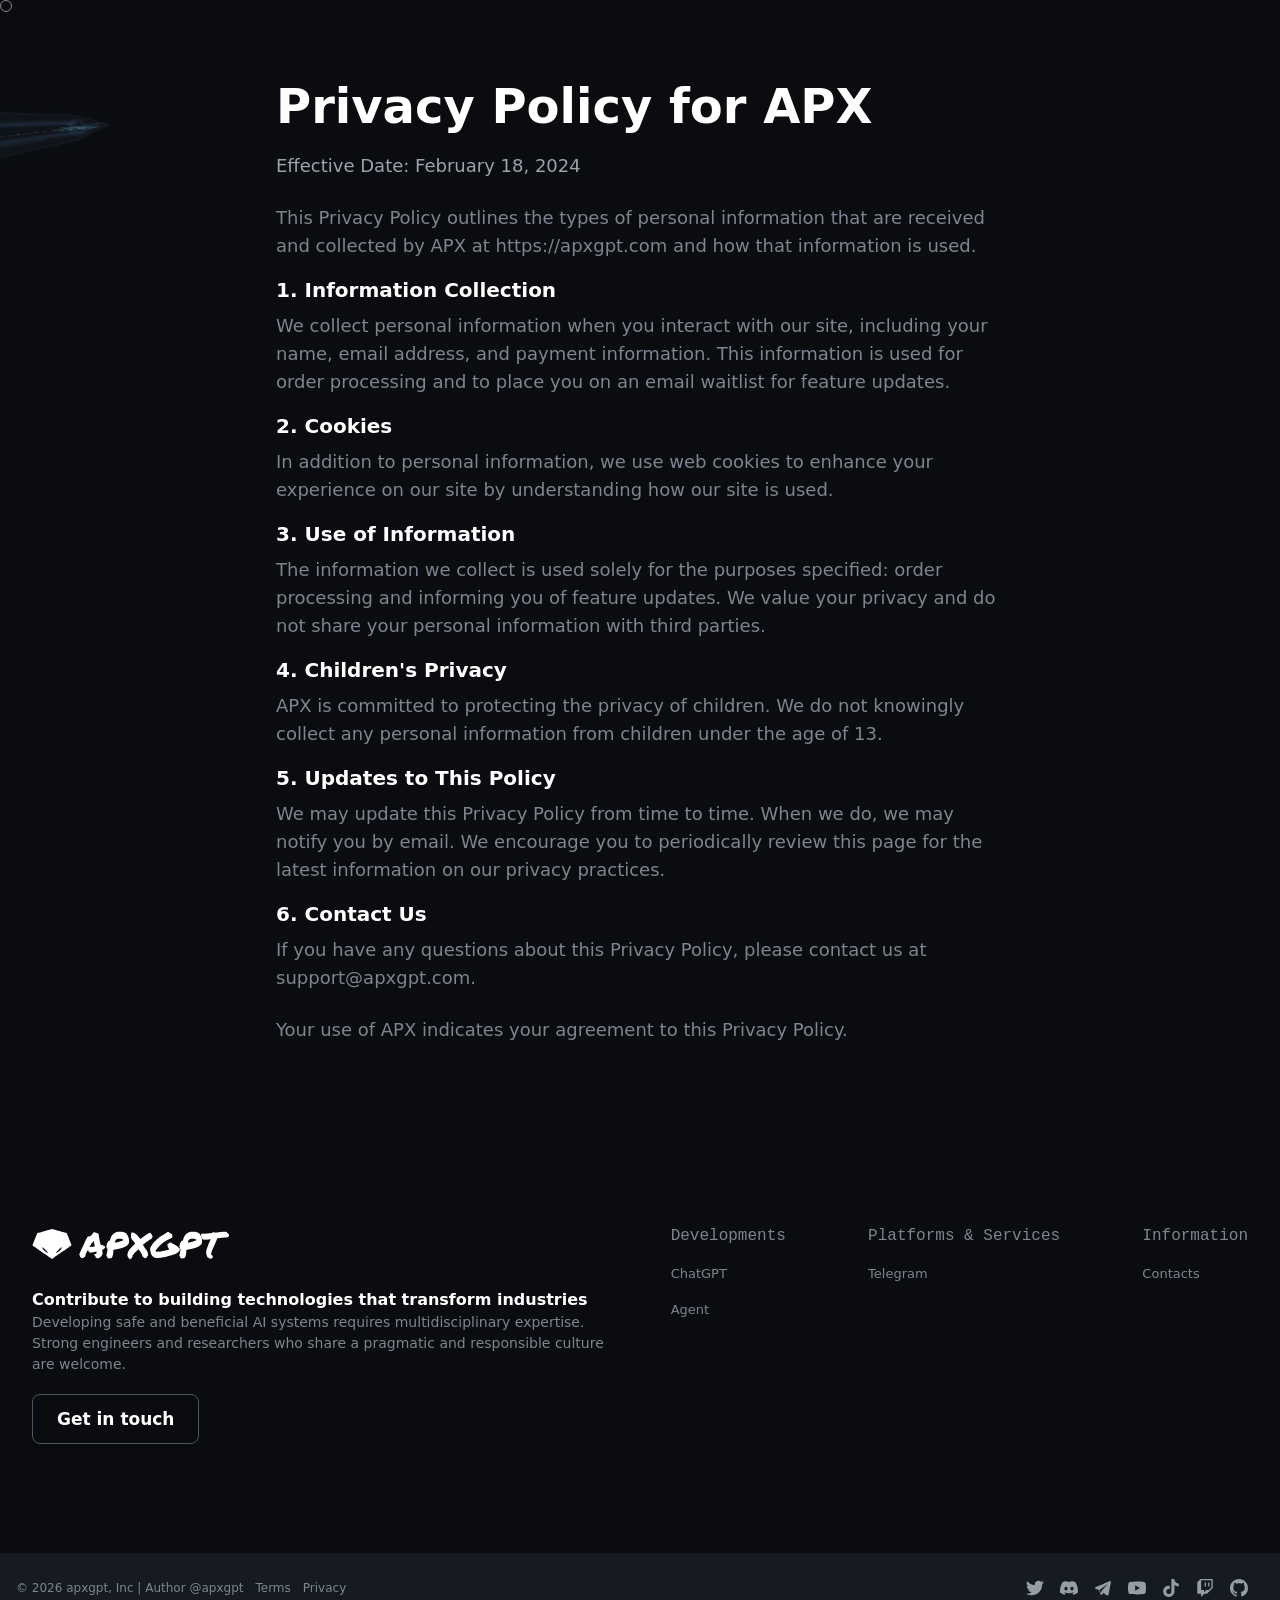
<file: en/privacy-policy/index.html>
<!DOCTYPE html><html lang="en"><head><meta charSet="utf-8"/><meta name="viewport" content="width=device-width, initial-scale=1"/><link rel="preload" href="/_next/static/media/612bd71aa396cae6-s.p.0y-3ea_6ee5g5.woff2" as="font" crossorigin="" type="font/woff2"/><link rel="stylesheet" href="/_next/static/chunks/0eyrbq-ws9el-.css" data-precedence="next"/><link rel="stylesheet" href="/_next/static/chunks/3q1jnt1mzikx0.css" data-precedence="next"/><link rel="preload" as="script" fetchPriority="low" href="/_next/static/chunks/0a1gboz92241g.js"/><script src="/_next/static/chunks/12ng9y1xmtxdd.js" async=""></script><script src="/_next/static/chunks/2cya-h6pss2j9.js" async=""></script><script src="/_next/static/chunks/3w4o9hklow6fg.js" async=""></script><script src="/_next/static/chunks/turbopack-2u-mf2t0_rcni.js" async=""></script><script src="/_next/static/chunks/05-c3ty_6dwfk.js" async=""></script><script src="/_next/static/chunks/14mrh2-p_w84d.js" async=""></script><script src="/_next/static/chunks/3e0afwplf90z4.js" async=""></script><script src="/_next/static/chunks/417xt7o-_xp6f.js" async=""></script><script src="/_next/static/chunks/0uuqouyvovkws.js" async=""></script><script src="/_next/static/chunks/3sjrrxj4h_g0a.js" async=""></script><script src="/_next/static/chunks/3zw-fu-46hokt.js" async=""></script><script src="/_next/static/chunks/0br_f23o85n_d.js" async=""></script><script src="/_next/static/chunks/1b0kgzo0_mpsv.js" async=""></script><meta name="next-size-adjust" content=""/><title>Privacy Policy — APX</title><meta name="description" content="APX platform privacy policy. Information about collection, use, and protection of user personal data."/><meta name="author" content="APXGPT"/><meta name="creator" content="APXGPT"/><meta name="publisher" content="APXGPT"/><meta name="robots" content="index, follow, max-image-preview:large, max-snippet:-1"/><link rel="canonical" href="https://apxgpt.com/en/privacy-policy/"/><link rel="alternate" hrefLang="ru" href="https://apxgpt.com/ru/privacy-policy/"/><link rel="alternate" hrefLang="en" href="https://apxgpt.com/en/privacy-policy/"/><link rel="alternate" hrefLang="zh" href="https://apxgpt.com/zh/privacy-policy/"/><meta property="og:title" content="Privacy Policy — APX"/><meta property="og:description" content="APX platform privacy policy. Information about collection, use, and protection of user personal data."/><meta property="og:url" content="https://apxgpt.com/en/privacy-policy/"/><meta property="og:site_name" content="APX — AI Platform"/><meta property="og:locale" content="en_US"/><meta property="og:type" content="website"/><meta name="twitter:card" content="summary_large_image"/><meta name="twitter:title" content="Privacy Policy — APX"/><meta name="twitter:description" content="APX platform privacy policy. Information about collection, use, and protection of user personal data."/><link rel="icon" href="/favicon.ico?favicon.2wsulhs5cn2k4.ico" sizes="32x32" type="image/x-icon"/><script src="/_next/static/chunks/0cz1d0mv5g_q7.js" noModule=""></script></head><body><div hidden=""><!--$--><!--/$--></div><canvas class="fixed inset-0 pointer-events-none z-0" style="opacity:1"></canvas><canvas class="fixed inset-0 pointer-events-none z-0" aria-hidden="true"></canvas><div class="custom-cursor" aria-hidden="true"></div><main class="site-content overflow-x-clip"><div class="relative z-50"><div class="absolute"></div></div><script type="application/ld+json">{"@context":"https://schema.org","@type":"Organization","name":"APXGPT","url":"https://apxgpt.com","logo":"https://apxgpt.com/assets/brand/avatar.png","description":"APX — engineering platform for designing and deploying artificial intelligence systems.","sameAs":["https://github.com/machinegpt","https://twitter.com/machinegpt","https://t.me/+xI1GzIsXQMw0MmMy"],"contactPoint":{"@type":"ContactPoint","email":"support@apxgpt.com","contactType":"customer service"}}</script><script type="application/ld+json">{"@context":"https://schema.org","@type":"WebSite","name":"APX — Artificial Intelligence for Business","url":"https://apxgpt.com/en","potentialAction":{"@type":"SearchAction","target":"https://apxgpt.com/search?q={search_term_string}","query-input":"required name=search_term_string"}}</script><div style="opacity:0;transform:translateY(10px)"><div class="overflow-hidden"><div class="max-w-[760px] mx-auto relative z-[2]"><article class="flex my-8 md:my-16 sm:my-12 relative text-left flex-col px-4"><div class="py-3 mb-2 flex flex-col text-[#7d8590]"><h1 class="mb-4 lg:text-5xl md:text-4xl text-3xl font-bold text-white leading-tight">Privacy Policy for APX</h1><p class="mb-6 md:text-lg text-[15px] text-[#9ba3af]">Effective Date: February 18, 2024</p><p class="mb-4 md:text-lg text-[15px] leading-7">This Privacy Policy outlines the types of personal information that are received and collected by APX at https://apxgpt.com and how that information is used.</p><section class="mb-4"><h2 class="mb-2 text-white md:text-xl text-lg font-semibold">1<!-- -->. <!-- -->Information Collection</h2><p class="md:text-lg text-[15px] leading-7 whitespace-pre-line">We collect personal information when you interact with our site, including your name, email address, and payment information. This information is used for order processing and to place you on an email waitlist for feature updates.</p></section><section class="mb-4"><h2 class="mb-2 text-white md:text-xl text-lg font-semibold">2<!-- -->. <!-- -->Cookies</h2><p class="md:text-lg text-[15px] leading-7 whitespace-pre-line">In addition to personal information, we use web cookies to enhance your experience on our site by understanding how our site is used.</p></section><section class="mb-4"><h2 class="mb-2 text-white md:text-xl text-lg font-semibold">3<!-- -->. <!-- -->Use of Information</h2><p class="md:text-lg text-[15px] leading-7 whitespace-pre-line">The information we collect is used solely for the purposes specified: order processing and informing you of feature updates. We value your privacy and do not share your personal information with third parties.</p></section><section class="mb-4"><h2 class="mb-2 text-white md:text-xl text-lg font-semibold">4<!-- -->. <!-- -->Children&#x27;s Privacy</h2><p class="md:text-lg text-[15px] leading-7 whitespace-pre-line">APX is committed to protecting the privacy of children. We do not knowingly collect any personal information from children under the age of 13.</p></section><section class="mb-4"><h2 class="mb-2 text-white md:text-xl text-lg font-semibold">5<!-- -->. <!-- -->Updates to This Policy</h2><p class="md:text-lg text-[15px] leading-7 whitespace-pre-line">We may update this Privacy Policy from time to time. When we do, we may notify you by email. We encourage you to periodically review this page for the latest information on our privacy practices.</p></section><section class="mb-4"><h2 class="mb-2 text-white md:text-xl text-lg font-semibold">6<!-- -->. <!-- -->Contact Us</h2><p class="md:text-lg text-[15px] leading-7 whitespace-pre-line">If you have any questions about this Privacy Policy, please contact us at support@apxgpt.com.</p></section><p class="mt-2 md:text-lg text-[15px] leading-7">Your use of APX indicates your agreement to this Privacy Policy.</p></div></article></div></div><!--$--><!--/$--></div><footer class="footer relative pt-14 break-words"><div class="max-w-[1280px] mx-auto relative z-[2] overflow-hidden"><div class="flex flex-col lg:flex-row py-10 mb-8 space-x-6 px-4" style="opacity:0;transform:translateY(20px)"><div class="mb-12 px-4"><a href="https://github.com/apxgpt" target="_blank" rel="noreferrer" class="color-fg-default d-inline-block text-white text-4xl flex items-center" style="font-weight:800"><svg aria-hidden="true" height="30" fill="currentColor" viewBox="0 0 26 19.956" version="1.1" width="40" data-view-component="true" class=""><path d="M 12.39 0.159 C 11.859 0.31 11.1 0.522 9.443 0.986 C 9.043 1.097 8.597 1.222 8.455 1.262 C 8.184 1.339 5.018 2.225 3.854 2.55 C 3.484 2.654 3.176 2.743 3.171 2.748 C 3.164 2.756 1.614 6.694 1.256 7.616 C 1.113 7.983 0.254 10.173 0.117 10.521 C 0.012 10.784 -0.012 10.859 0.005 10.875 C 0.015 10.886 0.254 11.055 0.536 11.251 C 1.19 11.707 1.924 12.219 4.604 14.093 C 5.125 14.458 5.746 14.891 5.985 15.059 C 6.402 15.35 6.91 15.705 8.263 16.649 C 8.604 16.887 9.342 17.403 9.903 17.796 C 10.466 18.188 11.214 18.712 11.569 18.96 C 11.924 19.208 12.39 19.532 12.604 19.683 C 12.818 19.834 12.997 19.956 13.001 19.956 C 13.004 19.956 13.461 19.638 14.017 19.251 C 16.338 17.629 16.664 17.401 17.647 16.713 C 18.752 15.941 19.817 15.198 20.518 14.707 C 20.758 14.54 21.384 14.103 21.908 13.736 C 22.434 13.369 23.187 12.844 23.582 12.566 C 23.979 12.289 24.679 11.8 25.139 11.479 C 25.6 11.158 25.987 10.886 25.997 10.875 C 26.013 10.859 25.97 10.736 25.802 10.312 C 25.685 10.012 25.406 9.301 25.181 8.73 C 24.788 7.722 24.617 7.287 24.378 6.679 C 24.314 6.518 23.942 5.569 23.551 4.571 C 23.159 3.573 22.836 2.753 22.831 2.749 C 22.822 2.741 22.042 2.52 20.301 2.034 C 20.024 1.957 18.276 1.467 16.415 0.946 C 14.553 0.425 13.013 -0.002 12.991 0 C 12.969 0 12.698 0.072 12.39 0.159 Z  M 10.55 15.867 C 10.494 15.876 10.25 15.822 10.064 15.762 C 9.858 15.693 9.364 15.454 9.1 15.293 C 8.698 15.05 8.286 14.756 7.911 14.446 C 7.656 14.237 7.141 13.709 7.019 13.537 C 6.843 13.286 6.829 13.247 6.672 12.52 C 6.593 12.157 6.525 11.846 6.52 11.827 C 6.515 11.809 7.425 12.71 8.545 13.828 C 10.049 15.33 10.573 15.864 10.55 15.867 Z  M 19.432 12.062 C 19.4 12.201 19.34 12.479 19.298 12.681 C 19.196 13.157 19.179 13.214 19.11 13.337 C 18.926 13.669 18.454 14.16 17.885 14.612 C 17.096 15.238 16.177 15.74 15.628 15.846 C 15.556 15.859 15.477 15.871 15.454 15.871 C 15.42 15.871 15.809 15.474 17.446 13.836 C 18.564 12.718 19.48 11.805 19.484 11.807 C 19.485 11.81 19.462 11.924 19.432 12.062 Z"></path></svg> <span class="ml-2 permanent_marker_7039a788-module__f14zbG__className">APXGPT</span></a><div class="text-white"><h2 class="mt-6 font-semibold">Contribute to building technologies that transform industries</h2><p class="text-[14px] text-[#7d8590] mb-8">Developing safe and beneficial AI systems requires multidisciplinary expertise. Strong engineers and researchers who share a pragmatic and responsible culture are welcome.</p><a href="https://t.me/machinegpt" target="_blank" rel="noreferrer" class="mb-10 px-6 py-3.5 text-[17px] font-semibold border border-gray-600 rounded-lg hover:border hover:border-[#1f6feb] transition ease-in duration-200">Get in touch</a></div></div><div class="lg:flex w-full justify-between grid md:grid-cols-4 grid-cols-2 gap-6 px-4"><div class="text-[#7d8590]"><h2 class="font-medium mb-4 font-mono">Developments</h2><ul class="text-[13px]"><a href="https://sharedchat.fun" target="_blank" rel="noopener noreferrer" class="hover:text-[#1f6feb] hover:underline"><li class="mb-4">ChatGPT</li></a><a href="https://github.com/machinegpt/agent" target="_blank" rel="noopener noreferrer" class="hover:text-[#1f6feb] hover:underline"><li class="mb-4">Agent</li></a></ul></div><div class="text-[#7d8590]"><h2 class="font-medium mb-4 font-mono">Platforms &amp; Services</h2><ul class="text-[13px]"><a href="https://t.me/+xI1GzIsXQMw0MmMy" target="_blank" rel="noopener noreferrer" class="hover:text-[#1f6feb] hover:underline"><li class="mb-4">Telegram</li></a></ul></div><div class="text-[#7d8590]"><h2 class="font-medium mb-4 font-mono">Information</h2><ul class="text-[13px]"><a href="mailto:support@machinegpt.org" target="_blank" rel="noopener noreferrer" class="hover:text-[#1f6feb] hover:underline"><li class="mb-4">Contacts</li></a></ul></div></div></div></div><div class="bg-[#161b22]" style="opacity:0;transform:translateY(20px)"><div class="max-w-[1280px] mx-auto text-[12px] md:flex flex-row-reverse py-6 justify-between items-center px-4"><ul class="flex items-center max-md:mb-4"><li class="mr-4"><a href="https://twitter.com/machinegpt" target="_blank" rel="noopener noreferrer"><img alt="Twitter&#x27;s Icon" loading="lazy" width="18" height="22" decoding="async" data-nimg="1" class="d-block w-[18px] h-[22px]" style="color:transparent" src="/assets/icons/footer/twitter.svg"/></a></li><li class="mr-4"><a href="https://discord.gg/qhNMVCrPVj" target="_blank" rel="noopener noreferrer"><img alt="Discord&#x27;s Icon" loading="lazy" width="18" height="22" decoding="async" data-nimg="1" class="d-block w-[18px] h-[22px]" style="color:transparent" src="/assets/icons/footer/discord.svg"/></a></li><li class="mr-4"><a href="https://t.me/+xI1GzIsXQMw0MmMy" target="_blank" rel="noopener noreferrer"><img alt="Telegram&#x27;s Icon" loading="lazy" width="18" height="22" decoding="async" data-nimg="1" class="d-block w-[18px] h-[22px]" style="color:transparent" src="/assets/icons/footer/telegram.svg"/></a></li><li class="mr-4"><a href="https://www.youtube.com/@machinsoft" target="_blank" rel="noopener noreferrer"><img alt="YouTube&#x27;s Icon" loading="lazy" width="18" height="22" decoding="async" data-nimg="1" class="d-block w-[18px] h-[22px]" style="color:transparent" src="/assets/icons/footer/youtube.svg"/></a></li><li class="mr-4"><a href="https://www.tiktok.com/@machinsoft" target="_blank" rel="noopener noreferrer"><img alt="TikTok&#x27;s Icon" loading="lazy" width="18" height="22" decoding="async" data-nimg="1" class="d-block w-[18px] h-[22px]" style="color:transparent" src="/assets/icons/footer/tiktok.svg"/></a></li><li class="mr-4"><a href="https://www.twitch.tv/machinsoft" target="_blank" rel="noopener noreferrer"><img alt="Twitch&#x27;s Icon" loading="lazy" width="18" height="22" decoding="async" data-nimg="1" class="d-block w-[18px] h-[22px]" style="color:transparent" src="/assets/icons/footer/twitch.svg"/></a></li><li class="mr-4"><a href="https://github.com/machinegpt" target="_blank" rel="noopener noreferrer"><img alt="GitHub&#x27;s Icon" loading="lazy" width="18" height="22" decoding="async" data-nimg="1" class="d-block w-[18px] h-[22px]" style="color:transparent" src="/assets/icons/footer/github-mark.svg"/></a></li></ul><ul class="flex items-center mb-4 sm:mb-0 text-[#7d8590] flex-wrap"><li class="mr-3">© 2026 apxgpt, Inc | Author<!-- --> <a href="https://github.com/apxgpt" target="_blank" rel="noreferrer" class="transition ease-in duration-100 hover:text-[#1f6feb] hover:underline">@apxgpt</a></li><li class="mr-3"><a href="/en/tos" class="transition ease-in duration-100 hover:text-[#1f6feb] hover:underline">Terms</a></li><li class="mr-3"><a href="/en/privacy-policy" class="transition ease-in duration-100 hover:text-[#1f6feb] hover:underline">Privacy</a></li></ul></div></div></footer></main><script src="/_next/static/chunks/0a1gboz92241g.js" id="_R_" async=""></script><script>(self.__next_f=self.__next_f||[]).push([0])</script><script>self.__next_f.push([1,"1:\"$Sreact.fragment\"\n2:I[84984,[\"/_next/static/chunks/05-c3ty_6dwfk.js\",\"/_next/static/chunks/14mrh2-p_w84d.js\",\"/_next/static/chunks/3e0afwplf90z4.js\"],\"MatrixRain\"]\n3:I[38115,[\"/_next/static/chunks/05-c3ty_6dwfk.js\",\"/_next/static/chunks/14mrh2-p_w84d.js\",\"/_next/static/chunks/3e0afwplf90z4.js\"],\"default\"]\n4:I[34802,[\"/_next/static/chunks/05-c3ty_6dwfk.js\",\"/_next/static/chunks/14mrh2-p_w84d.js\",\"/_next/static/chunks/3e0afwplf90z4.js\"],\"default\"]\n5:I[39756,[\"/_next/static/chunks/05-c3ty_6dwfk.js\",\"/_next/static/chunks/14mrh2-p_w84d.js\",\"/_next/static/chunks/3e0afwplf90z4.js\"],\"default\"]\n6:I[37457,[\"/_next/static/chunks/05-c3ty_6dwfk.js\",\"/_next/static/chunks/14mrh2-p_w84d.js\",\"/_next/static/chunks/3e0afwplf90z4.js\"],\"default\"]\n7:I[29306,[\"/_next/static/chunks/05-c3ty_6dwfk.js\",\"/_next/static/chunks/14mrh2-p_w84d.js\",\"/_next/static/chunks/3e0afwplf90z4.js\",\"/_next/static/chunks/417xt7o-_xp6f.js\",\"/_next/static/chunks/0uuqouyvovkws.js\",\"/_next/static/chunks/3sjrrxj4h_g0a.js\"],\"default\"]\na:I[97367,[\"/_next/static/chunks/05-c3ty_6dwfk.js\",\"/_next/static/chunks/14mrh2-p_w84d.js\",\"/_next/static/chunks/3e0afwplf90z4.js\"],\"OutletBoundary\"]\nb:\"$Sreact.suspense\"\ne:I[97367,[\"/_next/static/chunks/05-c3ty_6dwfk.js\",\"/_next/static/chunks/14mrh2-p_w84d.js\",\"/_next/static/chunks/3e0afwplf90z4.js\"],\"ViewportBoundary\"]\n10:I[97367,[\"/_next/static/chunks/05-c3ty_6dwfk.js\",\"/_next/static/chunks/14mrh2-p_w84d.js\",\"/_next/static/chunks/3e0afwplf90z4.js\"],\"MetadataBoundary\"]\n12:I[68027,[\"/_next/static/chunks/05-c3ty_6dwfk.js\",\"/_next/static/chunks/14mrh2-p_w84d.js\",\"/_next/static/chunks/3e0afwplf90z4.js\"],\"default\",1]\n:HL[\"/_next/static/chunks/0eyrbq-ws9el-.css\",\"style\"]\n:HL[\"/_next/static/chunks/3q1jnt1mzikx0.css\",\"style\"]\n:HL[\"/_next/static/media/612bd71aa396cae6-s.p.0y-3ea_6ee5g5.woff2\",\"font\",{\"crossOrigin\":\"\",\"type\":\"font/woff2\"}]\n"])</script><script>self.__next_f.push([1,"0:{\"P\":null,\"c\":[\"\",\"en\",\"privacy-policy\",\"\"],\"q\":\"\",\"i\":false,\"f\":[[[\"\",{\"children\":[[\"locale\",\"en\",\"d\",null],{\"children\":[\"privacy-policy\",{\"children\":[\"__PAGE__\",{}]}]}]},\"$undefined\",\"$undefined\",16],[[\"$\",\"$1\",\"c\",{\"children\":[[[\"$\",\"link\",\"0\",{\"rel\":\"stylesheet\",\"href\":\"/_next/static/chunks/0eyrbq-ws9el-.css\",\"precedence\":\"next\",\"crossOrigin\":\"$undefined\",\"nonce\":\"$undefined\"}],[\"$\",\"script\",\"script-0\",{\"src\":\"/_next/static/chunks/05-c3ty_6dwfk.js\",\"async\":true,\"nonce\":\"$undefined\"}],[\"$\",\"script\",\"script-1\",{\"src\":\"/_next/static/chunks/14mrh2-p_w84d.js\",\"async\":true,\"nonce\":\"$undefined\"}],[\"$\",\"script\",\"script-2\",{\"src\":\"/_next/static/chunks/3e0afwplf90z4.js\",\"async\":true,\"nonce\":\"$undefined\"}]],[\"$\",\"html\",null,{\"lang\":\"en\",\"children\":[\"$\",\"body\",null,{\"children\":[[\"$\",\"$L2\",null,{}],[\"$\",\"$L3\",null,{}],[\"$\",\"$L4\",null,{}],[\"$\",\"main\",null,{\"className\":\"site-content overflow-x-clip\",\"children\":[[\"$\",\"div\",null,{\"className\":\"relative z-50\",\"children\":[\"$\",\"div\",null,{\"className\":\"absolute\"}]}],[\"$\",\"$L5\",null,{\"parallelRouterKey\":\"children\",\"error\":\"$undefined\",\"errorStyles\":\"$undefined\",\"errorScripts\":\"$undefined\",\"template\":[\"$\",\"$L6\",null,{}],\"templateStyles\":\"$undefined\",\"templateScripts\":\"$undefined\",\"notFound\":[[\"$\",\"$L7\",null,{}],[[\"$\",\"link\",\"0\",{\"rel\":\"stylesheet\",\"href\":\"/_next/static/chunks/3q1jnt1mzikx0.css\",\"precedence\":\"next\",\"crossOrigin\":\"$undefined\",\"nonce\":\"$undefined\"}]]],\"forbidden\":\"$undefined\",\"unauthorized\":\"$undefined\"}]]}]]}]}]]}],{\"children\":[[\"$\",\"$1\",\"c\",{\"children\":[[[\"$\",\"link\",\"0\",{\"rel\":\"stylesheet\",\"href\":\"/_next/static/chunks/3q1jnt1mzikx0.css\",\"precedence\":\"next\",\"crossOrigin\":\"$undefined\",\"nonce\":\"$undefined\"}],[\"$\",\"script\",\"script-0\",{\"src\":\"/_next/static/chunks/3zw-fu-46hokt.js\",\"async\":true,\"nonce\":\"$undefined\"}],[\"$\",\"script\",\"script-1\",{\"src\":\"/_next/static/chunks/0br_f23o85n_d.js\",\"async\":true,\"nonce\":\"$undefined\"}]],\"$L8\"]}],{\"children\":[[\"$\",\"$1\",\"c\",{\"children\":[null,[\"$\",\"$L5\",null,{\"parallelRouterKey\":\"children\",\"error\":\"$undefined\",\"errorStyles\":\"$undefined\",\"errorScripts\":\"$undefined\",\"template\":[\"$\",\"$L6\",null,{}],\"templateStyles\":\"$undefined\",\"templateScripts\":\"$undefined\",\"notFound\":\"$undefined\",\"forbidden\":\"$undefined\",\"unauthorized\":\"$undefined\"}]]}],{\"children\":[[\"$\",\"$1\",\"c\",{\"children\":[\"$L9\",null,[\"$\",\"$La\",null,{\"children\":[\"$\",\"$b\",null,{\"name\":\"Next.MetadataOutlet\",\"children\":\"$@c\"}]}]]}],{},null,false,null]},null,false,\"$@d\"]},null,false,null]},null,false,null],[\"$\",\"$1\",\"h\",{\"children\":[null,[\"$\",\"$Le\",null,{\"children\":\"$Lf\"}],[\"$\",\"div\",null,{\"hidden\":true,\"children\":[\"$\",\"$L10\",null,{\"children\":[\"$\",\"$b\",null,{\"name\":\"Next.Metadata\",\"children\":\"$L11\"}]}]}],[\"$\",\"meta\",null,{\"name\":\"next-size-adjust\",\"content\":\"\"}]]}],false]],\"m\":\"$undefined\",\"G\":[\"$12\",[[\"$\",\"link\",\"0\",{\"rel\":\"stylesheet\",\"href\":\"/_next/static/chunks/0eyrbq-ws9el-.css\",\"precedence\":\"next\",\"crossOrigin\":\"$undefined\",\"nonce\":\"$undefined\"}]]],\"S\":true,\"h\":null,\"s\":\"$undefined\",\"l\":\"$undefined\",\"p\":\"$undefined\",\"d\":\"$undefined\",\"b\":\"RUA3GCFyPcRRx3fCjiC3q\"}\n"])</script><script>self.__next_f.push([1,"13:[]\nd:\"$W13\"\n"])</script><script>self.__next_f.push([1,"9:[\"$\",\"div\",null,{\"className\":\"overflow-hidden\",\"children\":[\"$\",\"div\",null,{\"className\":\"max-w-[760px] mx-auto relative z-[2]\",\"children\":[\"$\",\"article\",null,{\"className\":\"flex my-8 md:my-16 sm:my-12 relative text-left flex-col px-4\",\"children\":[\"$\",\"div\",null,{\"className\":\"py-3 mb-2 flex flex-col text-[#7d8590]\",\"children\":[[\"$\",\"h1\",null,{\"className\":\"mb-4 lg:text-5xl md:text-4xl text-3xl font-bold text-white leading-tight\",\"children\":\"Privacy Policy for APX\"}],[\"$\",\"p\",null,{\"className\":\"mb-6 md:text-lg text-[15px] text-[#9ba3af]\",\"children\":\"Effective Date: February 18, 2024\"}],[[\"$\",\"p\",\"This Privacy Policy outlines the types of personal information that are received and collected by APX at https://apxgpt.com and how that information is used.\",{\"className\":\"mb-4 md:text-lg text-[15px] leading-7\",\"children\":\"This Privacy Policy outlines the types of personal information that are received and collected by APX at https://apxgpt.com and how that information is used.\"}]],[[\"$\",\"section\",\"Information Collection\",{\"className\":\"mb-4\",\"children\":[[\"$\",\"h2\",null,{\"className\":\"mb-2 text-white md:text-xl text-lg font-semibold\",\"children\":[1,\". \",\"Information Collection\"]}],[\"$\",\"p\",null,{\"className\":\"md:text-lg text-[15px] leading-7 whitespace-pre-line\",\"children\":\"We collect personal information when you interact with our site, including your name, email address, and payment information. This information is used for order processing and to place you on an email waitlist for feature updates.\"}]]}],[\"$\",\"section\",\"Cookies\",{\"className\":\"mb-4\",\"children\":[[\"$\",\"h2\",null,{\"className\":\"mb-2 text-white md:text-xl text-lg font-semibold\",\"children\":[2,\". \",\"Cookies\"]}],[\"$\",\"p\",null,{\"className\":\"md:text-lg text-[15px] leading-7 whitespace-pre-line\",\"children\":\"In addition to personal information, we use web cookies to enhance your experience on our site by understanding how our site is used.\"}]]}],[\"$\",\"section\",\"Use of Information\",{\"className\":\"mb-4\",\"children\":[[\"$\",\"h2\",null,{\"className\":\"mb-2 text-white md:text-xl text-lg font-semibold\",\"children\":[3,\". \",\"Use of Information\"]}],[\"$\",\"p\",null,{\"className\":\"md:text-lg text-[15px] leading-7 whitespace-pre-line\",\"children\":\"The information we collect is used solely for the purposes specified: order processing and informing you of feature updates. We value your privacy and do not share your personal information with third parties.\"}]]}],[\"$\",\"section\",\"Children's Privacy\",{\"className\":\"mb-4\",\"children\":[[\"$\",\"h2\",null,{\"className\":\"mb-2 text-white md:text-xl text-lg font-semibold\",\"children\":[4,\". \",\"Children's Privacy\"]}],[\"$\",\"p\",null,{\"className\":\"md:text-lg text-[15px] leading-7 whitespace-pre-line\",\"children\":\"APX is committed to protecting the privacy of children. We do not knowingly collect any personal information from children under the age of 13.\"}]]}],[\"$\",\"section\",\"Updates to This Policy\",{\"className\":\"mb-4\",\"children\":[[\"$\",\"h2\",null,{\"className\":\"mb-2 text-white md:text-xl text-lg font-semibold\",\"children\":[5,\". \",\"Updates to This Policy\"]}],[\"$\",\"p\",null,{\"className\":\"md:text-lg text-[15px] leading-7 whitespace-pre-line\",\"children\":\"We may update this Privacy Policy from time to time. When we do, we may notify you by email. We encourage you to periodically review this page for the latest information on our privacy practices.\"}]]}],[\"$\",\"section\",\"Contact Us\",{\"className\":\"mb-4\",\"children\":[[\"$\",\"h2\",null,{\"className\":\"mb-2 text-white md:text-xl text-lg font-semibold\",\"children\":[6,\". \",\"Contact Us\"]}],[\"$\",\"p\",null,{\"className\":\"md:text-lg text-[15px] leading-7 whitespace-pre-line\",\"children\":\"If you have any questions about this Privacy Policy, please contact us at support@apxgpt.com.\"}]]}]],[\"$\",\"p\",null,{\"className\":\"mt-2 md:text-lg text-[15px] leading-7\",\"children\":\"Your use of APX indicates your agreement to this Privacy Policy.\"}]]}]}]}]}]\n"])</script><script>self.__next_f.push([1,"14:I[75696,[\"/_next/static/chunks/05-c3ty_6dwfk.js\",\"/_next/static/chunks/14mrh2-p_w84d.js\",\"/_next/static/chunks/3e0afwplf90z4.js\",\"/_next/static/chunks/3zw-fu-46hokt.js\",\"/_next/static/chunks/0br_f23o85n_d.js\"],\"default\"]\n"])</script><script>self.__next_f.push([1,"8:[\"$\",\"$L14\",null,{\"formats\":\"$undefined\",\"locale\":\"en\",\"messages\":{\"SEO\":{\"home\":{\"title\":\"APX — Artificial Intelligence for Business | AI Platform\",\"description\":\"APX is an engineering platform for designing and deploying artificial intelligence systems. AI agents, analytics, and business process automation for enterprises and startups.\",\"keywords\":\"AI, artificial intelligence, machine learning, deep learning, AI for business, AI agents, automation, data analytics, GPT, neural networks, APX\"},\"privacy\":{\"title\":\"Privacy Policy — APX\",\"description\":\"APX platform privacy policy. Information about collection, use, and protection of user personal data.\"},\"tos\":{\"title\":\"Terms of Service — APX\",\"description\":\"APX platform terms of service. Rules for accessing and using services.\"}},\"Hero\":{\"badge\":{\"title\":\"Telegram\",\"tagline\":\"AI is not about the future, it is an instrument for creating it.\"},\"title\":\"人工智能不是未来，而是创造未来的工具。\",\"subtitle\":\"Artificial intelligence for those who build the future\",\"stackTitle\":\"Technology stack ↘︎\"},\"Footer\":{\"cta\":{\"title\":\"Contribute to building technologies that transform industries\",\"body\":\"Developing safe and beneficial AI systems requires multidisciplinary expertise. Strong engineers and researchers who share a pragmatic and responsible culture are welcome.\",\"button\":\"Get in touch\"},\"copyright\":\"© {year} apxgpt, Inc | Author\",\"author\":\"@apxgpt\",\"sections\":{\"developments\":{\"title\":\"Developments\"},\"platforms_services\":{\"title\":\"Platforms \u0026 Services\"},\"information\":{\"title\":\"Information\"}},\"items\":{\"contacts\":\"Contacts\",\"tos\":\"Terms\",\"privacyPolicy\":\"Privacy\"}},\"IntelligenceWorkspace\":{\"placeholder\":\"The “{tab}” section is under development.\",\"notes\":{\"title\":\"Notes ({tab}) for {name}\",\"placeholder\":\"Write notes...\"},\"tabs\":{\"roadmap\":\"Roadmap\",\"terminal\":\"Terminal\",\"output\":\"Output\",\"problems\":\"Problems\",\"debugConsole\":\"Debug Console\"},\"actions\":{\"previousTab\":\"Previous tab\",\"nextTab\":\"Next tab\",\"refreshContent\":\"Refresh content\",\"addFile\":\"Add file\"},\"logs\":{\"deploy\":\"Deployment\"}},\"Common\":{\"disclaimer\":\"All research is conducted strictly within legal frameworks. Ethical hacking requires written system owner consent and professional responsibility.\",\"noData\":\"No data\",\"untitled\":\"Untitled\",\"langSwitcher\":{\"label\":\"Change language\"},\"languages\":{\"ru\":\"Russian\",\"en\":\"English\",\"zh\":\"Chinese\"}},\"NotFound\":{\"eyebrow\":\"APX / 404\",\"title\":\"Page not found\",\"description\":\"The requested address does not exist, was removed, or has moved to another location.\",\"primary\":\"Go to homepage\",\"secondary\":\"Contact support\",\"pointsTitle\":\"What you can do\",\"point1\":\"Check the page address and try again.\",\"point2\":\"Return to the homepage and choose a section from there.\",\"point3\":\"If a link should work, contact support so it can be fixed.\"},\"Collaboration\":{\"h2\":\"Why now?\",\"headlineHighlight\":\"Artificial intelligence is no longer a novelty — it has become the industry standard.\",\"headlineRest\":\"While the market discusses trends, solutions can be systematically implemented to reinforce competitive advantages.\",\"p1\":\"Organizations adopting AI report 10–40% improvements in revenue and efficiency across specific domains.\",\"p2\":\"AI‑driven automation increases data processing speed and enhances decision quality.\",\"p3\":\"Personalized AI tools reduce staffing risks and operating costs.\",\"p4\":\"Modern models solve specialized tasks at an industry‑expert level.\",\"dialog1\":\"Designing adaptive AI systems aligned to business objectives, using proven technologies and industry practices.\",\"dialog2\":\"Best-in-class ecosystem components are leveraged, the stack is selected according to goals, constraints, and security requirements.\",\"stackText\":\"A selection of technologies in use:\\n\\nGPT architectures (OpenAI, Claude, Mistral, LLaMA, local models)\\n\\nVision models (image and video analysis)\\n\\nVoice assistants (TTS/STT)\\n\\nAI for interpreting documentation, code, and technical drawings\\n\\nMachine learning and deep learning algorithms\\n\\nAgent systems (multimodal agents with memory and context)\\n\\nGenerative models for text, code, and images\\n\\nOn‑premises LLM solutions for private data\\n\\nThis stack underpins scalable and governable AI systems integrated into corporate infrastructure.\",\"cta\":{\"checkPR\":\"View Pull Request\"}},\"Productivity\":{\"h2\":\"What solutions?\",\"headlineHighlight\":\"Turnkey, personalized AI systems for enterprises, industry leaders, and ambitious founders.\",\"headlineRest\":\"Off‑the‑shelf software is not offered. Private intelligent agents are developed to work for the business — continuously, reliably, and at scales beyond human capacity.\",\"p\":\"Today the market is about speed. Mistakes are costly. Intelligence is capital. Yesterday AI was a trend. Today it is the infrastructure for management, forecasting and decision‑making. Tomorrow those who do not integrate AI will be watching from the sidelines.\",\"card1\":\"AI in logistics — route optimization, KPI tracking, automated warehouse operations.\\n\\nAI in healthcare — image interpretation, clinical decision support, personalized care.\",\"card2\":\"AI in marketing and sales — creative generation, real‑time A/B testing, client‑level personalization.\\n\\nAI assistants — autonomous agents capable of covering the work of specialists (legal, analytics, assistance, operations).\"},\"Security\":{\"h2\":\"Why APX?\",\"headlineHighlight\":\"Successful implementations are delivered by a team that understands the business context and builds reliable AI architecture.\",\"headlineRest\":\"Focus on high-stakes challenges, operations are transparent, engineered, and predictable.\",\"p1\":\"Cross‑functional expertise: engineers, analysts, linguists, developers, architects.\",\"p2\":\"Focus on complex systemic tasks rather than superficial API integrations.\",\"p3\":\"Focus on measurable outcomes and clear efficiency metrics.\",\"p4\":\"Flexible engagement models — from pilot to enterprise‑wide scale.\"},\"CapabilityCollaboration\":{\"intro\":\"Applied AI solutions oriented around business processes and measurable metrics are built.\",\"badge\":\"How it works\",\"headlineHighlight\":\"Instead of a generic package — design and implementation of a solution integrated into corporate infrastructure.\",\"headlineRest\":\"The system becomes part of corporate processes and the IT landscape.\",\"p\":\"Business analysis is conducted to identify loss points, hidden efficiency, and processes requiring intelligence.\\n\\nAn AI specification is formed, algorithms are selected, and scope with timelines is estimated — driven by the problem rather than templates.\\n\\nThe system is architected, models are trained, integrations configured, and testing conducted under production conditions.\\n\\nAI is integrated into the infrastructure, interfaces configured, and team enablement provided.\\n\\nEach stage is executed transparently and methodically. This is a partnership with clear technical and intellectual accountability for outcomes. The goal is not deployment for its own sake, but a system that truly operates, supports people, reduces costs, and enables growth.\"},\"CapabilityProductivity\":{\"intro\":\"APX is an engineering platform for AI architecture, engineering and strategy, delivering solutions that change the game.\",\"badge\":\"Why are “smart assistants” no longer sufficient?\",\"headlineHighlight\":\"AI systems tailored to concrete business objectives are built.\",\"headlineRest\":\"From automation to new business models.\",\"p\":\"Instead of a generic “assistant”, specialized agents trained on enterprise data and regulations.\"},\"CapabilityTrust\":{\"intro\":\"Operations focus where quality, accountability and scale are critical. The goal is not mere automation but intelligent process evolution — transparently, in stages, with predictable returns.\",\"badge\":\"I want to invest in AI. Where to start?\",\"headlineHighlight\":\"Technology investment objectives are set, design and implementation are handled end-to-end.\",\"headlineRest\":\"APX is an engineering platform for AI research and implementation.\",\"p\":\"Get in touch to discuss a pilot, target metrics and a scale‑up plan.\"},\"Globe\":{\"title\":\"Security Platform\",\"totalSupply\":\"Systems audited: 999,998,148,270,366 tests\",\"locked\":\"Vulnerabilities found: 999,880,000,000,000 bugs\",\"currentEmission\":\"Active experts: 118,148,270,366 specialists\",\"noPresale\":\"No pre‑allocations, taxes, presales, or unnecessary complexity\"},\"Console\":{\"header\":{\"market\":\"Console\"},\"welcome\":\"Console ready. Type a command and press Enter...\",\"placeholder\":\"Type command...\",\"executing\":\"Executing: {command}\"},\"AgentConsole\":{\"examples\":{\"title\":\"Examples of delivered solutions:\",\"manufacturing\":\"AI for manufacturing — real-time data analysis, failure prediction, supply chain optimization, downtime prevention.\",\"finance\":\"AI for finance — risk management, predictive analytics, investment management, automated due diligence.\"},\"editor\":{\"placeholder\":\"Start typing code...\"},\"actions\":{\"collapse\":\"Collapse\",\"expandHalf\":\"Expand to half screen\",\"collapseHint\":\"Collapse (Esc)\",\"expandHalfHint\":\"Expand to half screen\"}},\"ASI\":{\"disclaimer\":{\"p1\":\"The platform unites cybersecurity specialists, ethical hackers and penetration testers. A space for sharing experience, finding security audit contractors and discussing data protection methods.\",\"p2\":\"Services: security audits for websites and apps, penetration testing, vulnerability analysis, data protection consulting, security system configuration. All research is conducted within legal frameworks.\",\"p3\":\"Telegram community works as an ecosystem: discussions, case studies, job openings and projects. Platform is open to specialists of all levels — from beginners to professionals in information security.\"}},\"Navbar\":{\"items\":{\"whatWeDo\":\"What solutions?\",\"whyNow\":\"Why now?\",\"whyApx\":\"Why APX?\"}},\"Legal\":{\"tos\":{\"title\":\"Terms and Conditions for APX\",\"effectiveDate\":\"Effective Date: February 18, 2024\",\"intro\":[\"Welcome to APX, the AI chat platform, available at https://apxgpt.com.\",\"These Terms of Service govern your use of our website and the services we offer. By accessing or using the website, you agree to be bound by these Terms and our Privacy Policy.\"],\"sections\":[{\"title\":\"Ownership\",\"body\":\"Upon purchasing a package from APX, you are granted the right to download and use the code for accessing an admin panel for APX. While you own the downloaded code, you are expressly prohibited from reselling, redistributing, or otherwise transferring the code to third parties without explicit permission from APX.\"},{\"title\":\"User Data\",\"body\":\"We collect personal data, such as your name, email address, and payment information, as described in our Privacy Policy. This information is collected to provide and improve our services, process transactions, and communicate with you.\"},{\"title\":\"Non-Personal Data and Cookies\",\"body\":\"The website uses cookies to enhance user experience, analyze site usage, and facilitate certain functionalities. By using the website, you consent to the use of cookies in accordance with our Privacy Policy.\"},{\"title\":\"Use of the Website\",\"body\":\"You agree to use the website only for lawful purposes and in a manner that does not infringe the rights of, restrict, or inhibit anyone else's use and enjoyment of the website. Prohibited behavior includes harassment, offensive content, or disruption of the normal flow of the website.\"},{\"title\":\"Governing Law\",\"body\":\"These Terms shall be governed by and construed in accordance with the laws of the United States, without giving effect to any principles of conflicts of law.\"},{\"title\":\"Changes to the Terms\",\"body\":\"We reserve the right to modify these Terms at any time. We may notify users of material changes by email. Your continued use of the website after such changes will constitute your consent to the updated Terms.\"},{\"title\":\"Contact Information\",\"body\":\"If you have any questions about these Terms, please contact us at support@apxgpt.com.\"}],\"closing\":\"By using the website, you acknowledge that you have read these Terms of Service and agree to be bound by them.\"},\"privacy\":{\"title\":\"Privacy Policy for APX\",\"effectiveDate\":\"Effective Date: February 18, 2024\",\"intro\":[\"This Privacy Policy outlines the types of personal information that are received and collected by APX at https://apxgpt.com and how that information is used.\"],\"sections\":[{\"title\":\"Information Collection\",\"body\":\"We collect personal information when you interact with our site, including your name, email address, and payment information. This information is used for order processing and to place you on an email waitlist for feature updates.\"},{\"title\":\"Cookies\",\"body\":\"In addition to personal information, we use web cookies to enhance your experience on our site by understanding how our site is used.\"},{\"title\":\"Use of Information\",\"body\":\"The information we collect is used solely for the purposes specified: order processing and informing you of feature updates. We value your privacy and do not share your personal information with third parties.\"},{\"title\":\"Children's Privacy\",\"body\":\"APX is committed to protecting the privacy of children. We do not knowingly collect any personal information from children under the age of 13.\"},{\"title\":\"Updates to This Policy\",\"body\":\"We may update this Privacy Policy from time to time. When we do, we may notify you by email. We encourage you to periodically review this page for the latest information on our privacy practices.\"},{\"title\":\"Contact Us\",\"body\":\"If you have any questions about this Privacy Policy, please contact us at support@apxgpt.com.\"}],\"closing\":\"Your use of APX indicates your agreement to this Privacy Policy.\"}},\"Footnotes\":{\"index\":{\"3\":\"[13.08.2025] Completion of 'Mathematical algorithms'\",\"4\":\"[05.01.2025] Completion of 'Website'\",\"5\":\"[03.11.2024] Completion of 'Security Platform' For 'IT Specialists'\",\"6\":\"[24.08.2025] Development of 'Activation function'\",\"7\":\"[02.12.2025] Development of 'Backpropagation method'\",\"8\":\"[--.--.----] Development of 'Retraining method'\",\"9\":\"[--.--.----] Development of 'Memory function'\",\"10\":\"[--.--.----] Development of 'Genetic algorithm'\",\"11\":\"[--.--.----] Development of 'Neural network'\",\"12\":\"[--.--.----] Development of 'Artificial nervous system'\",\"13\":\"[--.--.----] Development of 'Real-time learning'\",\"14\":\"[--.--.----] Development of 'Error detection system'\",\"15\":\"[--.--.----] Development of 'Support for varied input data'\",\"16\":\"[--.--.----] Development of 'Simulation of life in an artificial environment'\",\"17\":\"[--.--.----] Development of 'Dynamic neural architecture'\",\"18\":\"[--.--.----] Development of 'Emotional perception model'\",\"19\":\"[--.--.----] Development of 'Decision-making under uncertainty model'\",\"20\":\"[--.--.----] Development of 'Cognitive growth and adaptation'\",\"21\":\"[--.--.----] Development of 'Multilayer memory with long-term binding'\",\"22\":\"[--.--.----] Development of 'Context recognition and analysis algorithm'\",\"23\":\"[--.--.----] Development of 'Autonomous resource allocation system'\",\"24\":\"[--.--.----] Development of 'Network self-organization architecture'\",\"25\":\"[--.--.----] Development of 'Distributed self-development system'\",\"26\":\"[--.--.----] Development of 'Control under constrained resources'\",\"27\":\"[--.--.----] Development of 'Self-repairing code system'\",\"28\":\"[--.--.----] Development of 'Time series analysis algorithms'\",\"29\":\"[--.--.----] Development of 'Multi-level empathy system'\",\"30\":\"[--.--.----] Development of 'Simulation of interactions with the external environment'\",\"31\":\"[--.--.----] Development of 'Behavior prediction algorithms'\",\"32\":\"[--.--.----] Development of 'Adaptation to unpredictable scenarios'\",\"33\":\"[--.--.----] Development of 'Interaction with collective intelligence'\",\"34\":\"[--.--.----] Development of 'Artificial intelligence self-awareness model'\",\"35\":\"[--.--.----] Development of 'Fully self-learning method'\",\"36\":\"[--.--.----] Development of 'Remaining functions in the future'\",\"37\":\"[--.--.----] ---------- '...'\",\"38\":\"[--.--.----] Development of 'Integration with biological systems'\"}}},\"now\":\"$undefined\",\"timeZone\":\"UTC\",\"children\":[\"$L15\",\"$L16\",\"$L17\",\"$L18\"]}]\n"])</script><script>self.__next_f.push([1,"19:I[11719,[\"/_next/static/chunks/05-c3ty_6dwfk.js\",\"/_next/static/chunks/14mrh2-p_w84d.js\",\"/_next/static/chunks/3e0afwplf90z4.js\",\"/_next/static/chunks/3zw-fu-46hokt.js\",\"/_next/static/chunks/0br_f23o85n_d.js\"],\"default\"]\n1a:I[92370,[\"/_next/static/chunks/05-c3ty_6dwfk.js\",\"/_next/static/chunks/14mrh2-p_w84d.js\",\"/_next/static/chunks/3e0afwplf90z4.js\",\"/_next/static/chunks/3zw-fu-46hokt.js\",\"/_next/static/chunks/0br_f23o85n_d.js\",\"/_next/static/chunks/1b0kgzo0_mpsv.js\",\"/_next/static/chunks/3sjrrxj4h_g0a.js\"],\"default\"]\n1b:I[97251,[\"/_next/static/chunks/05-c3ty_6dwfk.js\",\"/_next/static/chunks/14mrh2-p_w84d.js\",\"/_next/static/chunks/3e0afwplf90z4.js\",\"/_next/static/chunks/3zw-fu-46hokt.js\",\"/_next/static/chunks/0br_f23o85n_d.js\"],\"default\"]\n15:[\"$\",\"script\",null,{\"type\":\"application/ld+json\",\"dangerouslySetInnerHTML\":{\"__html\":\"{\\\"@context\\\":\\\"https://schema.org\\\",\\\"@type\\\":\\\"Organization\\\",\\\"name\\\":\\\"APXGPT\\\",\\\"url\\\":\\\"https://apxgpt.com\\\",\\\"logo\\\":\\\"https://apxgpt.com/assets/brand/avatar.png\\\",\\\"description\\\":\\\"APX — engineering platform for designing and deploying artificial intelligence systems.\\\",\\\"sameAs\\\":[\\\"https://github.com/machinegpt\\\",\\\"https://twitter.com/machinegpt\\\",\\\"https://t.me/+xI1GzIsXQMw0MmMy\\\"],\\\"contactPoint\\\":{\\\"@type\\\":\\\"ContactPoint\\\",\\\"email\\\":\\\"support@apxgpt.com\\\",\\\"contactType\\\":\\\"customer service\\\"}}\"}}]\n16:[\"$\",\"script\",null,{\"type\":\"application/ld+json\",\"dangerouslySetInnerHTML\":{\"__html\":\"{\\\"@context\\\":\\\"https://schema.org\\\",\\\"@type\\\":\\\"WebSite\\\",\\\"name\\\":\\\"APX — Artificial Intelligence for Business\\\",\\\"url\\\":\\\"https://apxgpt.com/en\\\",\\\"potentialAction\\\":{\\\"@type\\\":\\\"SearchAction\\\",\\\"target\\\":\\\"https://apxgpt.com/search?q={search_term_string}\\\",\\\"query-input\\\":\\\"required name=search_term_string\\\"}}\"}}]\n17:[\"$\",\"$L19\",null,{\"children\":[\"$\",\"$L5\",null,{\"parallelRouterKey\":\"children\",\"error\":\"$undefined\",\"errorStyles\":\"$undefined\",\"errorScripts\":\"$undefined\",\"template\":[\"$\",\"$L6\",null,{}],\"templateStyles\":\"$undefined\",\"templateScripts\":\"$undefined\",\"notFound\":[[\"$\",\"$L1a\",null,{}],[]],\"forbidden\":\"$undefined\",\"unauthorized\":\"$undefined\"}]}]\n18:[\"$\",\"$L1b\",null,{}]\n"])</script><script>self.__next_f.push([1,"f:[[\"$\",\"meta\",\"0\",{\"charSet\":\"utf-8\"}],[\"$\",\"meta\",\"1\",{\"name\":\"viewport\",\"content\":\"width=device-width, initial-scale=1\"}]]\n"])</script><script>self.__next_f.push([1,"1c:I[27201,[\"/_next/static/chunks/05-c3ty_6dwfk.js\",\"/_next/static/chunks/14mrh2-p_w84d.js\",\"/_next/static/chunks/3e0afwplf90z4.js\"],\"IconMark\"]\nc:null\n"])</script><script>self.__next_f.push([1,"11:[[\"$\",\"title\",\"0\",{\"children\":\"Privacy Policy — APX\"}],[\"$\",\"meta\",\"1\",{\"name\":\"description\",\"content\":\"APX platform privacy policy. Information about collection, use, and protection of user personal data.\"}],[\"$\",\"meta\",\"2\",{\"name\":\"author\",\"content\":\"APXGPT\"}],[\"$\",\"meta\",\"3\",{\"name\":\"creator\",\"content\":\"APXGPT\"}],[\"$\",\"meta\",\"4\",{\"name\":\"publisher\",\"content\":\"APXGPT\"}],[\"$\",\"meta\",\"5\",{\"name\":\"robots\",\"content\":\"index, follow, max-image-preview:large, max-snippet:-1\"}],[\"$\",\"link\",\"6\",{\"rel\":\"canonical\",\"href\":\"https://apxgpt.com/en/privacy-policy/\"}],[\"$\",\"link\",\"7\",{\"rel\":\"alternate\",\"hrefLang\":\"ru\",\"href\":\"https://apxgpt.com/ru/privacy-policy/\"}],[\"$\",\"link\",\"8\",{\"rel\":\"alternate\",\"hrefLang\":\"en\",\"href\":\"https://apxgpt.com/en/privacy-policy/\"}],[\"$\",\"link\",\"9\",{\"rel\":\"alternate\",\"hrefLang\":\"zh\",\"href\":\"https://apxgpt.com/zh/privacy-policy/\"}],[\"$\",\"meta\",\"10\",{\"property\":\"og:title\",\"content\":\"Privacy Policy — APX\"}],[\"$\",\"meta\",\"11\",{\"property\":\"og:description\",\"content\":\"APX platform privacy policy. Information about collection, use, and protection of user personal data.\"}],[\"$\",\"meta\",\"12\",{\"property\":\"og:url\",\"content\":\"https://apxgpt.com/en/privacy-policy/\"}],[\"$\",\"meta\",\"13\",{\"property\":\"og:site_name\",\"content\":\"APX — AI Platform\"}],[\"$\",\"meta\",\"14\",{\"property\":\"og:locale\",\"content\":\"en_US\"}],[\"$\",\"meta\",\"15\",{\"property\":\"og:type\",\"content\":\"website\"}],[\"$\",\"meta\",\"16\",{\"name\":\"twitter:card\",\"content\":\"summary_large_image\"}],[\"$\",\"meta\",\"17\",{\"name\":\"twitter:title\",\"content\":\"Privacy Policy — APX\"}],[\"$\",\"meta\",\"18\",{\"name\":\"twitter:description\",\"content\":\"APX platform privacy policy. Information about collection, use, and protection of user personal data.\"}],[\"$\",\"link\",\"19\",{\"rel\":\"icon\",\"href\":\"/favicon.ico?favicon.2wsulhs5cn2k4.ico\",\"sizes\":\"32x32\",\"type\":\"image/x-icon\"}],[\"$\",\"$L1c\",\"20\",{}]]\n"])</script></body></html>
</file>
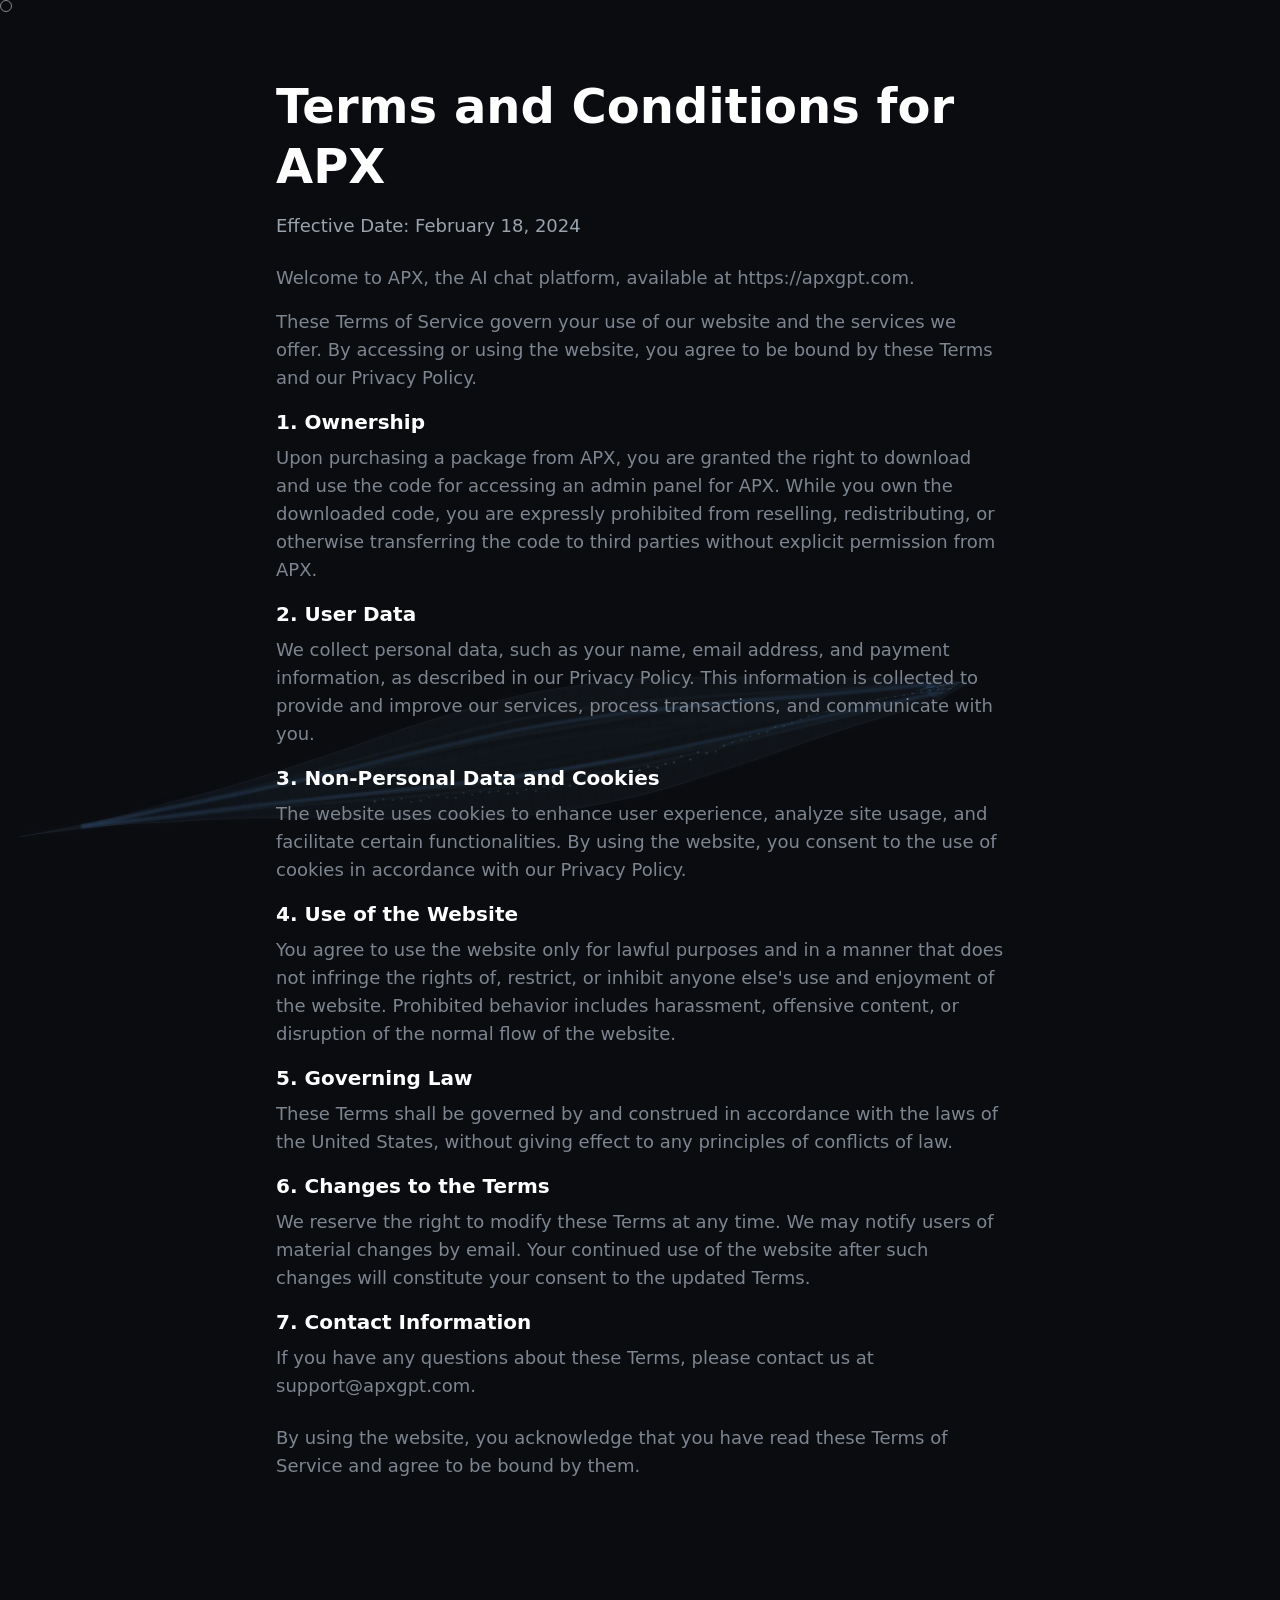
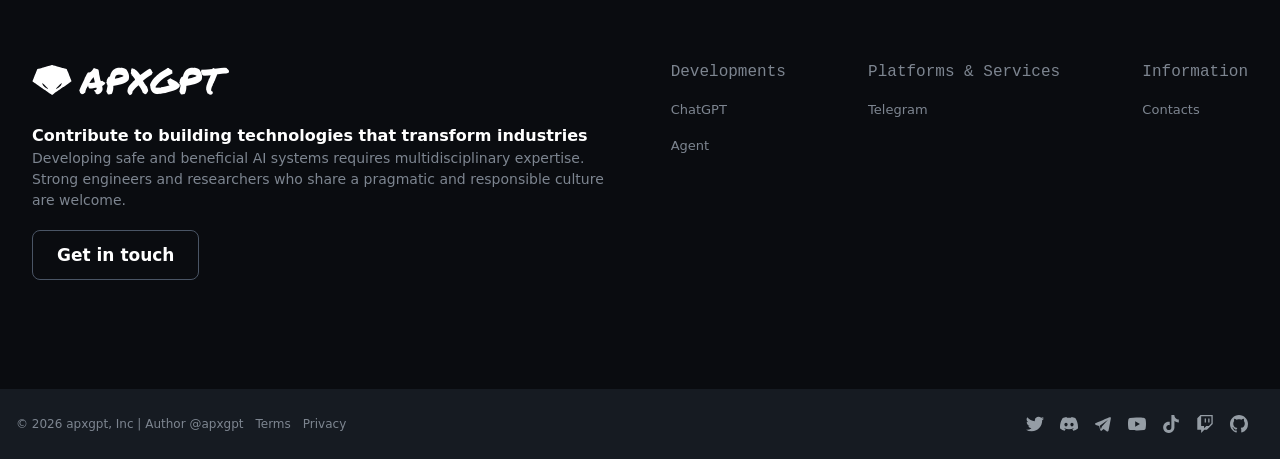
<file: en/tos/index.html>
<!DOCTYPE html><html lang="en"><head><meta charSet="utf-8"/><meta name="viewport" content="width=device-width, initial-scale=1"/><link rel="preload" href="/_next/static/media/612bd71aa396cae6-s.p.0y-3ea_6ee5g5.woff2" as="font" crossorigin="" type="font/woff2"/><link rel="stylesheet" href="/_next/static/chunks/0eyrbq-ws9el-.css" data-precedence="next"/><link rel="stylesheet" href="/_next/static/chunks/3q1jnt1mzikx0.css" data-precedence="next"/><link rel="preload" as="script" fetchPriority="low" href="/_next/static/chunks/0a1gboz92241g.js"/><script src="/_next/static/chunks/12ng9y1xmtxdd.js" async=""></script><script src="/_next/static/chunks/2cya-h6pss2j9.js" async=""></script><script src="/_next/static/chunks/3w4o9hklow6fg.js" async=""></script><script src="/_next/static/chunks/turbopack-2u-mf2t0_rcni.js" async=""></script><script src="/_next/static/chunks/05-c3ty_6dwfk.js" async=""></script><script src="/_next/static/chunks/14mrh2-p_w84d.js" async=""></script><script src="/_next/static/chunks/3e0afwplf90z4.js" async=""></script><script src="/_next/static/chunks/417xt7o-_xp6f.js" async=""></script><script src="/_next/static/chunks/0uuqouyvovkws.js" async=""></script><script src="/_next/static/chunks/3sjrrxj4h_g0a.js" async=""></script><script src="/_next/static/chunks/3zw-fu-46hokt.js" async=""></script><script src="/_next/static/chunks/0br_f23o85n_d.js" async=""></script><script src="/_next/static/chunks/1b0kgzo0_mpsv.js" async=""></script><meta name="next-size-adjust" content=""/><title>Terms of Service — APX</title><meta name="description" content="APX platform terms of service. Rules for accessing and using services."/><meta name="author" content="APXGPT"/><meta name="creator" content="APXGPT"/><meta name="publisher" content="APXGPT"/><meta name="robots" content="index, follow, max-image-preview:large, max-snippet:-1"/><link rel="canonical" href="https://apxgpt.com/en/tos/"/><link rel="alternate" hrefLang="ru" href="https://apxgpt.com/ru/tos/"/><link rel="alternate" hrefLang="en" href="https://apxgpt.com/en/tos/"/><link rel="alternate" hrefLang="zh" href="https://apxgpt.com/zh/tos/"/><meta property="og:title" content="Terms of Service — APX"/><meta property="og:description" content="APX platform terms of service. Rules for accessing and using services."/><meta property="og:url" content="https://apxgpt.com/en/tos/"/><meta property="og:site_name" content="APX — AI Platform"/><meta property="og:locale" content="en_US"/><meta property="og:type" content="website"/><meta name="twitter:card" content="summary_large_image"/><meta name="twitter:title" content="Terms of Service — APX"/><meta name="twitter:description" content="APX platform terms of service. Rules for accessing and using services."/><link rel="icon" href="/favicon.ico?favicon.2wsulhs5cn2k4.ico" sizes="32x32" type="image/x-icon"/><script src="/_next/static/chunks/0cz1d0mv5g_q7.js" noModule=""></script></head><body><div hidden=""><!--$--><!--/$--></div><canvas class="fixed inset-0 pointer-events-none z-0" style="opacity:1"></canvas><canvas class="fixed inset-0 pointer-events-none z-0" aria-hidden="true"></canvas><div class="custom-cursor" aria-hidden="true"></div><main class="site-content overflow-x-clip"><div class="relative z-50"><div class="absolute"></div></div><script type="application/ld+json">{"@context":"https://schema.org","@type":"Organization","name":"APXGPT","url":"https://apxgpt.com","logo":"https://apxgpt.com/assets/brand/avatar.png","description":"APX — engineering platform for designing and deploying artificial intelligence systems.","sameAs":["https://github.com/machinegpt","https://twitter.com/machinegpt","https://t.me/+xI1GzIsXQMw0MmMy"],"contactPoint":{"@type":"ContactPoint","email":"support@apxgpt.com","contactType":"customer service"}}</script><script type="application/ld+json">{"@context":"https://schema.org","@type":"WebSite","name":"APX — Artificial Intelligence for Business","url":"https://apxgpt.com/en","potentialAction":{"@type":"SearchAction","target":"https://apxgpt.com/search?q={search_term_string}","query-input":"required name=search_term_string"}}</script><div style="opacity:0;transform:translateY(10px)"><div class="overflow-hidden"><div class="max-w-[760px] mx-auto relative z-[2]"><article class="flex my-8 md:my-16 sm:my-12 relative text-left flex-col px-4"><div class="py-3 mb-2 flex flex-col text-[#7d8590]"><h1 class="mb-4 lg:text-5xl md:text-4xl text-3xl font-bold text-white leading-tight">Terms and Conditions for APX</h1><p class="mb-6 md:text-lg text-[15px] text-[#9ba3af]">Effective Date: February 18, 2024</p><p class="mb-4 md:text-lg text-[15px] leading-7">Welcome to APX, the AI chat platform, available at https://apxgpt.com.</p><p class="mb-4 md:text-lg text-[15px] leading-7">These Terms of Service govern your use of our website and the services we offer. By accessing or using the website, you agree to be bound by these Terms and our Privacy Policy.</p><section class="mb-4"><h2 class="mb-2 text-white md:text-xl text-lg font-semibold">1<!-- -->. <!-- -->Ownership</h2><p class="md:text-lg text-[15px] leading-7 whitespace-pre-line">Upon purchasing a package from APX, you are granted the right to download and use the code for accessing an admin panel for APX. While you own the downloaded code, you are expressly prohibited from reselling, redistributing, or otherwise transferring the code to third parties without explicit permission from APX.</p></section><section class="mb-4"><h2 class="mb-2 text-white md:text-xl text-lg font-semibold">2<!-- -->. <!-- -->User Data</h2><p class="md:text-lg text-[15px] leading-7 whitespace-pre-line">We collect personal data, such as your name, email address, and payment information, as described in our Privacy Policy. This information is collected to provide and improve our services, process transactions, and communicate with you.</p></section><section class="mb-4"><h2 class="mb-2 text-white md:text-xl text-lg font-semibold">3<!-- -->. <!-- -->Non-Personal Data and Cookies</h2><p class="md:text-lg text-[15px] leading-7 whitespace-pre-line">The website uses cookies to enhance user experience, analyze site usage, and facilitate certain functionalities. By using the website, you consent to the use of cookies in accordance with our Privacy Policy.</p></section><section class="mb-4"><h2 class="mb-2 text-white md:text-xl text-lg font-semibold">4<!-- -->. <!-- -->Use of the Website</h2><p class="md:text-lg text-[15px] leading-7 whitespace-pre-line">You agree to use the website only for lawful purposes and in a manner that does not infringe the rights of, restrict, or inhibit anyone else&#x27;s use and enjoyment of the website. Prohibited behavior includes harassment, offensive content, or disruption of the normal flow of the website.</p></section><section class="mb-4"><h2 class="mb-2 text-white md:text-xl text-lg font-semibold">5<!-- -->. <!-- -->Governing Law</h2><p class="md:text-lg text-[15px] leading-7 whitespace-pre-line">These Terms shall be governed by and construed in accordance with the laws of the United States, without giving effect to any principles of conflicts of law.</p></section><section class="mb-4"><h2 class="mb-2 text-white md:text-xl text-lg font-semibold">6<!-- -->. <!-- -->Changes to the Terms</h2><p class="md:text-lg text-[15px] leading-7 whitespace-pre-line">We reserve the right to modify these Terms at any time. We may notify users of material changes by email. Your continued use of the website after such changes will constitute your consent to the updated Terms.</p></section><section class="mb-4"><h2 class="mb-2 text-white md:text-xl text-lg font-semibold">7<!-- -->. <!-- -->Contact Information</h2><p class="md:text-lg text-[15px] leading-7 whitespace-pre-line">If you have any questions about these Terms, please contact us at support@apxgpt.com.</p></section><p class="mt-2 md:text-lg text-[15px] leading-7">By using the website, you acknowledge that you have read these Terms of Service and agree to be bound by them.</p></div></article></div></div><!--$--><!--/$--></div><footer class="footer relative pt-14 break-words"><div class="max-w-[1280px] mx-auto relative z-[2] overflow-hidden"><div class="flex flex-col lg:flex-row py-10 mb-8 space-x-6 px-4" style="opacity:0;transform:translateY(20px)"><div class="mb-12 px-4"><a href="https://github.com/apxgpt" target="_blank" rel="noreferrer" class="color-fg-default d-inline-block text-white text-4xl flex items-center" style="font-weight:800"><svg aria-hidden="true" height="30" fill="currentColor" viewBox="0 0 26 19.956" version="1.1" width="40" data-view-component="true" class=""><path d="M 12.39 0.159 C 11.859 0.31 11.1 0.522 9.443 0.986 C 9.043 1.097 8.597 1.222 8.455 1.262 C 8.184 1.339 5.018 2.225 3.854 2.55 C 3.484 2.654 3.176 2.743 3.171 2.748 C 3.164 2.756 1.614 6.694 1.256 7.616 C 1.113 7.983 0.254 10.173 0.117 10.521 C 0.012 10.784 -0.012 10.859 0.005 10.875 C 0.015 10.886 0.254 11.055 0.536 11.251 C 1.19 11.707 1.924 12.219 4.604 14.093 C 5.125 14.458 5.746 14.891 5.985 15.059 C 6.402 15.35 6.91 15.705 8.263 16.649 C 8.604 16.887 9.342 17.403 9.903 17.796 C 10.466 18.188 11.214 18.712 11.569 18.96 C 11.924 19.208 12.39 19.532 12.604 19.683 C 12.818 19.834 12.997 19.956 13.001 19.956 C 13.004 19.956 13.461 19.638 14.017 19.251 C 16.338 17.629 16.664 17.401 17.647 16.713 C 18.752 15.941 19.817 15.198 20.518 14.707 C 20.758 14.54 21.384 14.103 21.908 13.736 C 22.434 13.369 23.187 12.844 23.582 12.566 C 23.979 12.289 24.679 11.8 25.139 11.479 C 25.6 11.158 25.987 10.886 25.997 10.875 C 26.013 10.859 25.97 10.736 25.802 10.312 C 25.685 10.012 25.406 9.301 25.181 8.73 C 24.788 7.722 24.617 7.287 24.378 6.679 C 24.314 6.518 23.942 5.569 23.551 4.571 C 23.159 3.573 22.836 2.753 22.831 2.749 C 22.822 2.741 22.042 2.52 20.301 2.034 C 20.024 1.957 18.276 1.467 16.415 0.946 C 14.553 0.425 13.013 -0.002 12.991 0 C 12.969 0 12.698 0.072 12.39 0.159 Z  M 10.55 15.867 C 10.494 15.876 10.25 15.822 10.064 15.762 C 9.858 15.693 9.364 15.454 9.1 15.293 C 8.698 15.05 8.286 14.756 7.911 14.446 C 7.656 14.237 7.141 13.709 7.019 13.537 C 6.843 13.286 6.829 13.247 6.672 12.52 C 6.593 12.157 6.525 11.846 6.52 11.827 C 6.515 11.809 7.425 12.71 8.545 13.828 C 10.049 15.33 10.573 15.864 10.55 15.867 Z  M 19.432 12.062 C 19.4 12.201 19.34 12.479 19.298 12.681 C 19.196 13.157 19.179 13.214 19.11 13.337 C 18.926 13.669 18.454 14.16 17.885 14.612 C 17.096 15.238 16.177 15.74 15.628 15.846 C 15.556 15.859 15.477 15.871 15.454 15.871 C 15.42 15.871 15.809 15.474 17.446 13.836 C 18.564 12.718 19.48 11.805 19.484 11.807 C 19.485 11.81 19.462 11.924 19.432 12.062 Z"></path></svg> <span class="ml-2 permanent_marker_7039a788-module__f14zbG__className">APXGPT</span></a><div class="text-white"><h2 class="mt-6 font-semibold">Contribute to building technologies that transform industries</h2><p class="text-[14px] text-[#7d8590] mb-8">Developing safe and beneficial AI systems requires multidisciplinary expertise. Strong engineers and researchers who share a pragmatic and responsible culture are welcome.</p><a href="https://t.me/machinegpt" target="_blank" rel="noreferrer" class="mb-10 px-6 py-3.5 text-[17px] font-semibold border border-gray-600 rounded-lg hover:border hover:border-[#1f6feb] transition ease-in duration-200">Get in touch</a></div></div><div class="lg:flex w-full justify-between grid md:grid-cols-4 grid-cols-2 gap-6 px-4"><div class="text-[#7d8590]"><h2 class="font-medium mb-4 font-mono">Developments</h2><ul class="text-[13px]"><a href="https://sharedchat.fun" target="_blank" rel="noopener noreferrer" class="hover:text-[#1f6feb] hover:underline"><li class="mb-4">ChatGPT</li></a><a href="https://github.com/machinegpt/agent" target="_blank" rel="noopener noreferrer" class="hover:text-[#1f6feb] hover:underline"><li class="mb-4">Agent</li></a></ul></div><div class="text-[#7d8590]"><h2 class="font-medium mb-4 font-mono">Platforms &amp; Services</h2><ul class="text-[13px]"><a href="https://t.me/+xI1GzIsXQMw0MmMy" target="_blank" rel="noopener noreferrer" class="hover:text-[#1f6feb] hover:underline"><li class="mb-4">Telegram</li></a></ul></div><div class="text-[#7d8590]"><h2 class="font-medium mb-4 font-mono">Information</h2><ul class="text-[13px]"><a href="mailto:support@machinegpt.org" target="_blank" rel="noopener noreferrer" class="hover:text-[#1f6feb] hover:underline"><li class="mb-4">Contacts</li></a></ul></div></div></div></div><div class="bg-[#161b22]" style="opacity:0;transform:translateY(20px)"><div class="max-w-[1280px] mx-auto text-[12px] md:flex flex-row-reverse py-6 justify-between items-center px-4"><ul class="flex items-center max-md:mb-4"><li class="mr-4"><a href="https://twitter.com/machinegpt" target="_blank" rel="noopener noreferrer"><img alt="Twitter&#x27;s Icon" loading="lazy" width="18" height="22" decoding="async" data-nimg="1" class="d-block w-[18px] h-[22px]" style="color:transparent" src="/assets/icons/footer/twitter.svg"/></a></li><li class="mr-4"><a href="https://discord.gg/qhNMVCrPVj" target="_blank" rel="noopener noreferrer"><img alt="Discord&#x27;s Icon" loading="lazy" width="18" height="22" decoding="async" data-nimg="1" class="d-block w-[18px] h-[22px]" style="color:transparent" src="/assets/icons/footer/discord.svg"/></a></li><li class="mr-4"><a href="https://t.me/+xI1GzIsXQMw0MmMy" target="_blank" rel="noopener noreferrer"><img alt="Telegram&#x27;s Icon" loading="lazy" width="18" height="22" decoding="async" data-nimg="1" class="d-block w-[18px] h-[22px]" style="color:transparent" src="/assets/icons/footer/telegram.svg"/></a></li><li class="mr-4"><a href="https://www.youtube.com/@machinsoft" target="_blank" rel="noopener noreferrer"><img alt="YouTube&#x27;s Icon" loading="lazy" width="18" height="22" decoding="async" data-nimg="1" class="d-block w-[18px] h-[22px]" style="color:transparent" src="/assets/icons/footer/youtube.svg"/></a></li><li class="mr-4"><a href="https://www.tiktok.com/@machinsoft" target="_blank" rel="noopener noreferrer"><img alt="TikTok&#x27;s Icon" loading="lazy" width="18" height="22" decoding="async" data-nimg="1" class="d-block w-[18px] h-[22px]" style="color:transparent" src="/assets/icons/footer/tiktok.svg"/></a></li><li class="mr-4"><a href="https://www.twitch.tv/machinsoft" target="_blank" rel="noopener noreferrer"><img alt="Twitch&#x27;s Icon" loading="lazy" width="18" height="22" decoding="async" data-nimg="1" class="d-block w-[18px] h-[22px]" style="color:transparent" src="/assets/icons/footer/twitch.svg"/></a></li><li class="mr-4"><a href="https://github.com/machinegpt" target="_blank" rel="noopener noreferrer"><img alt="GitHub&#x27;s Icon" loading="lazy" width="18" height="22" decoding="async" data-nimg="1" class="d-block w-[18px] h-[22px]" style="color:transparent" src="/assets/icons/footer/github-mark.svg"/></a></li></ul><ul class="flex items-center mb-4 sm:mb-0 text-[#7d8590] flex-wrap"><li class="mr-3">© 2026 apxgpt, Inc | Author<!-- --> <a href="https://github.com/apxgpt" target="_blank" rel="noreferrer" class="transition ease-in duration-100 hover:text-[#1f6feb] hover:underline">@apxgpt</a></li><li class="mr-3"><a href="/en/tos" class="transition ease-in duration-100 hover:text-[#1f6feb] hover:underline">Terms</a></li><li class="mr-3"><a href="/en/privacy-policy" class="transition ease-in duration-100 hover:text-[#1f6feb] hover:underline">Privacy</a></li></ul></div></div></footer></main><script src="/_next/static/chunks/0a1gboz92241g.js" id="_R_" async=""></script><script>(self.__next_f=self.__next_f||[]).push([0])</script><script>self.__next_f.push([1,"1:\"$Sreact.fragment\"\n2:I[84984,[\"/_next/static/chunks/05-c3ty_6dwfk.js\",\"/_next/static/chunks/14mrh2-p_w84d.js\",\"/_next/static/chunks/3e0afwplf90z4.js\"],\"MatrixRain\"]\n3:I[38115,[\"/_next/static/chunks/05-c3ty_6dwfk.js\",\"/_next/static/chunks/14mrh2-p_w84d.js\",\"/_next/static/chunks/3e0afwplf90z4.js\"],\"default\"]\n4:I[34802,[\"/_next/static/chunks/05-c3ty_6dwfk.js\",\"/_next/static/chunks/14mrh2-p_w84d.js\",\"/_next/static/chunks/3e0afwplf90z4.js\"],\"default\"]\n5:I[39756,[\"/_next/static/chunks/05-c3ty_6dwfk.js\",\"/_next/static/chunks/14mrh2-p_w84d.js\",\"/_next/static/chunks/3e0afwplf90z4.js\"],\"default\"]\n6:I[37457,[\"/_next/static/chunks/05-c3ty_6dwfk.js\",\"/_next/static/chunks/14mrh2-p_w84d.js\",\"/_next/static/chunks/3e0afwplf90z4.js\"],\"default\"]\n7:I[29306,[\"/_next/static/chunks/05-c3ty_6dwfk.js\",\"/_next/static/chunks/14mrh2-p_w84d.js\",\"/_next/static/chunks/3e0afwplf90z4.js\",\"/_next/static/chunks/417xt7o-_xp6f.js\",\"/_next/static/chunks/0uuqouyvovkws.js\",\"/_next/static/chunks/3sjrrxj4h_g0a.js\"],\"default\"]\na:I[97367,[\"/_next/static/chunks/05-c3ty_6dwfk.js\",\"/_next/static/chunks/14mrh2-p_w84d.js\",\"/_next/static/chunks/3e0afwplf90z4.js\"],\"OutletBoundary\"]\nb:\"$Sreact.suspense\"\ne:I[97367,[\"/_next/static/chunks/05-c3ty_6dwfk.js\",\"/_next/static/chunks/14mrh2-p_w84d.js\",\"/_next/static/chunks/3e0afwplf90z4.js\"],\"ViewportBoundary\"]\n10:I[97367,[\"/_next/static/chunks/05-c3ty_6dwfk.js\",\"/_next/static/chunks/14mrh2-p_w84d.js\",\"/_next/static/chunks/3e0afwplf90z4.js\"],\"MetadataBoundary\"]\n12:I[68027,[\"/_next/static/chunks/05-c3ty_6dwfk.js\",\"/_next/static/chunks/14mrh2-p_w84d.js\",\"/_next/static/chunks/3e0afwplf90z4.js\"],\"default\",1]\n:HL[\"/_next/static/chunks/0eyrbq-ws9el-.css\",\"style\"]\n:HL[\"/_next/static/chunks/3q1jnt1mzikx0.css\",\"style\"]\n:HL[\"/_next/static/media/612bd71aa396cae6-s.p.0y-3ea_6ee5g5.woff2\",\"font\",{\"crossOrigin\":\"\",\"type\":\"font/woff2\"}]\n"])</script><script>self.__next_f.push([1,"0:{\"P\":null,\"c\":[\"\",\"en\",\"tos\",\"\"],\"q\":\"\",\"i\":false,\"f\":[[[\"\",{\"children\":[[\"locale\",\"en\",\"d\",null],{\"children\":[\"tos\",{\"children\":[\"__PAGE__\",{}]}]}]},\"$undefined\",\"$undefined\",16],[[\"$\",\"$1\",\"c\",{\"children\":[[[\"$\",\"link\",\"0\",{\"rel\":\"stylesheet\",\"href\":\"/_next/static/chunks/0eyrbq-ws9el-.css\",\"precedence\":\"next\",\"crossOrigin\":\"$undefined\",\"nonce\":\"$undefined\"}],[\"$\",\"script\",\"script-0\",{\"src\":\"/_next/static/chunks/05-c3ty_6dwfk.js\",\"async\":true,\"nonce\":\"$undefined\"}],[\"$\",\"script\",\"script-1\",{\"src\":\"/_next/static/chunks/14mrh2-p_w84d.js\",\"async\":true,\"nonce\":\"$undefined\"}],[\"$\",\"script\",\"script-2\",{\"src\":\"/_next/static/chunks/3e0afwplf90z4.js\",\"async\":true,\"nonce\":\"$undefined\"}]],[\"$\",\"html\",null,{\"lang\":\"en\",\"children\":[\"$\",\"body\",null,{\"children\":[[\"$\",\"$L2\",null,{}],[\"$\",\"$L3\",null,{}],[\"$\",\"$L4\",null,{}],[\"$\",\"main\",null,{\"className\":\"site-content overflow-x-clip\",\"children\":[[\"$\",\"div\",null,{\"className\":\"relative z-50\",\"children\":[\"$\",\"div\",null,{\"className\":\"absolute\"}]}],[\"$\",\"$L5\",null,{\"parallelRouterKey\":\"children\",\"error\":\"$undefined\",\"errorStyles\":\"$undefined\",\"errorScripts\":\"$undefined\",\"template\":[\"$\",\"$L6\",null,{}],\"templateStyles\":\"$undefined\",\"templateScripts\":\"$undefined\",\"notFound\":[[\"$\",\"$L7\",null,{}],[[\"$\",\"link\",\"0\",{\"rel\":\"stylesheet\",\"href\":\"/_next/static/chunks/3q1jnt1mzikx0.css\",\"precedence\":\"next\",\"crossOrigin\":\"$undefined\",\"nonce\":\"$undefined\"}]]],\"forbidden\":\"$undefined\",\"unauthorized\":\"$undefined\"}]]}]]}]}]]}],{\"children\":[[\"$\",\"$1\",\"c\",{\"children\":[[[\"$\",\"link\",\"0\",{\"rel\":\"stylesheet\",\"href\":\"/_next/static/chunks/3q1jnt1mzikx0.css\",\"precedence\":\"next\",\"crossOrigin\":\"$undefined\",\"nonce\":\"$undefined\"}],[\"$\",\"script\",\"script-0\",{\"src\":\"/_next/static/chunks/3zw-fu-46hokt.js\",\"async\":true,\"nonce\":\"$undefined\"}],[\"$\",\"script\",\"script-1\",{\"src\":\"/_next/static/chunks/0br_f23o85n_d.js\",\"async\":true,\"nonce\":\"$undefined\"}]],\"$L8\"]}],{\"children\":[[\"$\",\"$1\",\"c\",{\"children\":[null,[\"$\",\"$L5\",null,{\"parallelRouterKey\":\"children\",\"error\":\"$undefined\",\"errorStyles\":\"$undefined\",\"errorScripts\":\"$undefined\",\"template\":[\"$\",\"$L6\",null,{}],\"templateStyles\":\"$undefined\",\"templateScripts\":\"$undefined\",\"notFound\":\"$undefined\",\"forbidden\":\"$undefined\",\"unauthorized\":\"$undefined\"}]]}],{\"children\":[[\"$\",\"$1\",\"c\",{\"children\":[\"$L9\",null,[\"$\",\"$La\",null,{\"children\":[\"$\",\"$b\",null,{\"name\":\"Next.MetadataOutlet\",\"children\":\"$@c\"}]}]]}],{},null,false,null]},null,false,\"$@d\"]},null,false,null]},null,false,null],[\"$\",\"$1\",\"h\",{\"children\":[null,[\"$\",\"$Le\",null,{\"children\":\"$Lf\"}],[\"$\",\"div\",null,{\"hidden\":true,\"children\":[\"$\",\"$L10\",null,{\"children\":[\"$\",\"$b\",null,{\"name\":\"Next.Metadata\",\"children\":\"$L11\"}]}]}],[\"$\",\"meta\",null,{\"name\":\"next-size-adjust\",\"content\":\"\"}]]}],false]],\"m\":\"$undefined\",\"G\":[\"$12\",[[\"$\",\"link\",\"0\",{\"rel\":\"stylesheet\",\"href\":\"/_next/static/chunks/0eyrbq-ws9el-.css\",\"precedence\":\"next\",\"crossOrigin\":\"$undefined\",\"nonce\":\"$undefined\"}]]],\"S\":true,\"h\":null,\"s\":\"$undefined\",\"l\":\"$undefined\",\"p\":\"$undefined\",\"d\":\"$undefined\",\"b\":\"RUA3GCFyPcRRx3fCjiC3q\"}\n"])</script><script>self.__next_f.push([1,"13:[]\nd:\"$W13\"\n"])</script><script>self.__next_f.push([1,"9:[\"$\",\"div\",null,{\"className\":\"overflow-hidden\",\"children\":[\"$\",\"div\",null,{\"className\":\"max-w-[760px] mx-auto relative z-[2]\",\"children\":[\"$\",\"article\",null,{\"className\":\"flex my-8 md:my-16 sm:my-12 relative text-left flex-col px-4\",\"children\":[\"$\",\"div\",null,{\"className\":\"py-3 mb-2 flex flex-col text-[#7d8590]\",\"children\":[[\"$\",\"h1\",null,{\"className\":\"mb-4 lg:text-5xl md:text-4xl text-3xl font-bold text-white leading-tight\",\"children\":\"Terms and Conditions for APX\"}],[\"$\",\"p\",null,{\"className\":\"mb-6 md:text-lg text-[15px] text-[#9ba3af]\",\"children\":\"Effective Date: February 18, 2024\"}],[[\"$\",\"p\",\"Welcome to APX, the AI chat platform, available at https://apxgpt.com.\",{\"className\":\"mb-4 md:text-lg text-[15px] leading-7\",\"children\":\"Welcome to APX, the AI chat platform, available at https://apxgpt.com.\"}],[\"$\",\"p\",\"These Terms of Service govern your use of our website and the services we offer. By accessing or using the website, you agree to be bound by these Terms and our Privacy Policy.\",{\"className\":\"mb-4 md:text-lg text-[15px] leading-7\",\"children\":\"These Terms of Service govern your use of our website and the services we offer. By accessing or using the website, you agree to be bound by these Terms and our Privacy Policy.\"}]],[[\"$\",\"section\",\"Ownership\",{\"className\":\"mb-4\",\"children\":[[\"$\",\"h2\",null,{\"className\":\"mb-2 text-white md:text-xl text-lg font-semibold\",\"children\":[1,\". \",\"Ownership\"]}],[\"$\",\"p\",null,{\"className\":\"md:text-lg text-[15px] leading-7 whitespace-pre-line\",\"children\":\"Upon purchasing a package from APX, you are granted the right to download and use the code for accessing an admin panel for APX. While you own the downloaded code, you are expressly prohibited from reselling, redistributing, or otherwise transferring the code to third parties without explicit permission from APX.\"}]]}],[\"$\",\"section\",\"User Data\",{\"className\":\"mb-4\",\"children\":[[\"$\",\"h2\",null,{\"className\":\"mb-2 text-white md:text-xl text-lg font-semibold\",\"children\":[2,\". \",\"User Data\"]}],[\"$\",\"p\",null,{\"className\":\"md:text-lg text-[15px] leading-7 whitespace-pre-line\",\"children\":\"We collect personal data, such as your name, email address, and payment information, as described in our Privacy Policy. This information is collected to provide and improve our services, process transactions, and communicate with you.\"}]]}],[\"$\",\"section\",\"Non-Personal Data and Cookies\",{\"className\":\"mb-4\",\"children\":[[\"$\",\"h2\",null,{\"className\":\"mb-2 text-white md:text-xl text-lg font-semibold\",\"children\":[3,\". \",\"Non-Personal Data and Cookies\"]}],[\"$\",\"p\",null,{\"className\":\"md:text-lg text-[15px] leading-7 whitespace-pre-line\",\"children\":\"The website uses cookies to enhance user experience, analyze site usage, and facilitate certain functionalities. By using the website, you consent to the use of cookies in accordance with our Privacy Policy.\"}]]}],[\"$\",\"section\",\"Use of the Website\",{\"className\":\"mb-4\",\"children\":[[\"$\",\"h2\",null,{\"className\":\"mb-2 text-white md:text-xl text-lg font-semibold\",\"children\":[4,\". \",\"Use of the Website\"]}],[\"$\",\"p\",null,{\"className\":\"md:text-lg text-[15px] leading-7 whitespace-pre-line\",\"children\":\"You agree to use the website only for lawful purposes and in a manner that does not infringe the rights of, restrict, or inhibit anyone else's use and enjoyment of the website. Prohibited behavior includes harassment, offensive content, or disruption of the normal flow of the website.\"}]]}],[\"$\",\"section\",\"Governing Law\",{\"className\":\"mb-4\",\"children\":[[\"$\",\"h2\",null,{\"className\":\"mb-2 text-white md:text-xl text-lg font-semibold\",\"children\":[5,\". \",\"Governing Law\"]}],[\"$\",\"p\",null,{\"className\":\"md:text-lg text-[15px] leading-7 whitespace-pre-line\",\"children\":\"These Terms shall be governed by and construed in accordance with the laws of the United States, without giving effect to any principles of conflicts of law.\"}]]}],\"$L14\",\"$L15\"],\"$L16\"]}]}]}]}]\n"])</script><script>self.__next_f.push([1,"14:[\"$\",\"section\",\"Changes to the Terms\",{\"className\":\"mb-4\",\"children\":[[\"$\",\"h2\",null,{\"className\":\"mb-2 text-white md:text-xl text-lg font-semibold\",\"children\":[6,\". \",\"Changes to the Terms\"]}],[\"$\",\"p\",null,{\"className\":\"md:text-lg text-[15px] leading-7 whitespace-pre-line\",\"children\":\"We reserve the right to modify these Terms at any time. We may notify users of material changes by email. Your continued use of the website after such changes will constitute your consent to the updated Terms.\"}]]}]\n15:[\"$\",\"section\",\"Contact Information\",{\"className\":\"mb-4\",\"children\":[[\"$\",\"h2\",null,{\"className\":\"mb-2 text-white md:text-xl text-lg font-semibold\",\"children\":[7,\". \",\"Contact Information\"]}],[\"$\",\"p\",null,{\"className\":\"md:text-lg text-[15px] leading-7 whitespace-pre-line\",\"children\":\"If you have any questions about these Terms, please contact us at support@apxgpt.com.\"}]]}]\n16:[\"$\",\"p\",null,{\"className\":\"mt-2 md:text-lg text-[15px] leading-7\",\"children\":\"By using the website, you acknowledge that you have read these Terms of Service and agree to be bound by them.\"}]\n"])</script><script>self.__next_f.push([1,"17:I[75696,[\"/_next/static/chunks/05-c3ty_6dwfk.js\",\"/_next/static/chunks/14mrh2-p_w84d.js\",\"/_next/static/chunks/3e0afwplf90z4.js\",\"/_next/static/chunks/3zw-fu-46hokt.js\",\"/_next/static/chunks/0br_f23o85n_d.js\"],\"default\"]\n"])</script><script>self.__next_f.push([1,"8:[\"$\",\"$L17\",null,{\"formats\":\"$undefined\",\"locale\":\"en\",\"messages\":{\"SEO\":{\"home\":{\"title\":\"APX — Artificial Intelligence for Business | AI Platform\",\"description\":\"APX is an engineering platform for designing and deploying artificial intelligence systems. AI agents, analytics, and business process automation for enterprises and startups.\",\"keywords\":\"AI, artificial intelligence, machine learning, deep learning, AI for business, AI agents, automation, data analytics, GPT, neural networks, APX\"},\"privacy\":{\"title\":\"Privacy Policy — APX\",\"description\":\"APX platform privacy policy. Information about collection, use, and protection of user personal data.\"},\"tos\":{\"title\":\"Terms of Service — APX\",\"description\":\"APX platform terms of service. Rules for accessing and using services.\"}},\"Hero\":{\"badge\":{\"title\":\"Telegram\",\"tagline\":\"AI is not about the future, it is an instrument for creating it.\"},\"title\":\"人工智能不是未来，而是创造未来的工具。\",\"subtitle\":\"Artificial intelligence for those who build the future\",\"stackTitle\":\"Technology stack ↘︎\"},\"Footer\":{\"cta\":{\"title\":\"Contribute to building technologies that transform industries\",\"body\":\"Developing safe and beneficial AI systems requires multidisciplinary expertise. Strong engineers and researchers who share a pragmatic and responsible culture are welcome.\",\"button\":\"Get in touch\"},\"copyright\":\"© {year} apxgpt, Inc | Author\",\"author\":\"@apxgpt\",\"sections\":{\"developments\":{\"title\":\"Developments\"},\"platforms_services\":{\"title\":\"Platforms \u0026 Services\"},\"information\":{\"title\":\"Information\"}},\"items\":{\"contacts\":\"Contacts\",\"tos\":\"Terms\",\"privacyPolicy\":\"Privacy\"}},\"IntelligenceWorkspace\":{\"placeholder\":\"The “{tab}” section is under development.\",\"notes\":{\"title\":\"Notes ({tab}) for {name}\",\"placeholder\":\"Write notes...\"},\"tabs\":{\"roadmap\":\"Roadmap\",\"terminal\":\"Terminal\",\"output\":\"Output\",\"problems\":\"Problems\",\"debugConsole\":\"Debug Console\"},\"actions\":{\"previousTab\":\"Previous tab\",\"nextTab\":\"Next tab\",\"refreshContent\":\"Refresh content\",\"addFile\":\"Add file\"},\"logs\":{\"deploy\":\"Deployment\"}},\"Common\":{\"disclaimer\":\"All research is conducted strictly within legal frameworks. Ethical hacking requires written system owner consent and professional responsibility.\",\"noData\":\"No data\",\"untitled\":\"Untitled\",\"langSwitcher\":{\"label\":\"Change language\"},\"languages\":{\"ru\":\"Russian\",\"en\":\"English\",\"zh\":\"Chinese\"}},\"NotFound\":{\"eyebrow\":\"APX / 404\",\"title\":\"Page not found\",\"description\":\"The requested address does not exist, was removed, or has moved to another location.\",\"primary\":\"Go to homepage\",\"secondary\":\"Contact support\",\"pointsTitle\":\"What you can do\",\"point1\":\"Check the page address and try again.\",\"point2\":\"Return to the homepage and choose a section from there.\",\"point3\":\"If a link should work, contact support so it can be fixed.\"},\"Collaboration\":{\"h2\":\"Why now?\",\"headlineHighlight\":\"Artificial intelligence is no longer a novelty — it has become the industry standard.\",\"headlineRest\":\"While the market discusses trends, solutions can be systematically implemented to reinforce competitive advantages.\",\"p1\":\"Organizations adopting AI report 10–40% improvements in revenue and efficiency across specific domains.\",\"p2\":\"AI‑driven automation increases data processing speed and enhances decision quality.\",\"p3\":\"Personalized AI tools reduce staffing risks and operating costs.\",\"p4\":\"Modern models solve specialized tasks at an industry‑expert level.\",\"dialog1\":\"Designing adaptive AI systems aligned to business objectives, using proven technologies and industry practices.\",\"dialog2\":\"Best-in-class ecosystem components are leveraged, the stack is selected according to goals, constraints, and security requirements.\",\"stackText\":\"A selection of technologies in use:\\n\\nGPT architectures (OpenAI, Claude, Mistral, LLaMA, local models)\\n\\nVision models (image and video analysis)\\n\\nVoice assistants (TTS/STT)\\n\\nAI for interpreting documentation, code, and technical drawings\\n\\nMachine learning and deep learning algorithms\\n\\nAgent systems (multimodal agents with memory and context)\\n\\nGenerative models for text, code, and images\\n\\nOn‑premises LLM solutions for private data\\n\\nThis stack underpins scalable and governable AI systems integrated into corporate infrastructure.\",\"cta\":{\"checkPR\":\"View Pull Request\"}},\"Productivity\":{\"h2\":\"What solutions?\",\"headlineHighlight\":\"Turnkey, personalized AI systems for enterprises, industry leaders, and ambitious founders.\",\"headlineRest\":\"Off‑the‑shelf software is not offered. Private intelligent agents are developed to work for the business — continuously, reliably, and at scales beyond human capacity.\",\"p\":\"Today the market is about speed. Mistakes are costly. Intelligence is capital. Yesterday AI was a trend. Today it is the infrastructure for management, forecasting and decision‑making. Tomorrow those who do not integrate AI will be watching from the sidelines.\",\"card1\":\"AI in logistics — route optimization, KPI tracking, automated warehouse operations.\\n\\nAI in healthcare — image interpretation, clinical decision support, personalized care.\",\"card2\":\"AI in marketing and sales — creative generation, real‑time A/B testing, client‑level personalization.\\n\\nAI assistants — autonomous agents capable of covering the work of specialists (legal, analytics, assistance, operations).\"},\"Security\":{\"h2\":\"Why APX?\",\"headlineHighlight\":\"Successful implementations are delivered by a team that understands the business context and builds reliable AI architecture.\",\"headlineRest\":\"Focus on high-stakes challenges, operations are transparent, engineered, and predictable.\",\"p1\":\"Cross‑functional expertise: engineers, analysts, linguists, developers, architects.\",\"p2\":\"Focus on complex systemic tasks rather than superficial API integrations.\",\"p3\":\"Focus on measurable outcomes and clear efficiency metrics.\",\"p4\":\"Flexible engagement models — from pilot to enterprise‑wide scale.\"},\"CapabilityCollaboration\":{\"intro\":\"Applied AI solutions oriented around business processes and measurable metrics are built.\",\"badge\":\"How it works\",\"headlineHighlight\":\"Instead of a generic package — design and implementation of a solution integrated into corporate infrastructure.\",\"headlineRest\":\"The system becomes part of corporate processes and the IT landscape.\",\"p\":\"Business analysis is conducted to identify loss points, hidden efficiency, and processes requiring intelligence.\\n\\nAn AI specification is formed, algorithms are selected, and scope with timelines is estimated — driven by the problem rather than templates.\\n\\nThe system is architected, models are trained, integrations configured, and testing conducted under production conditions.\\n\\nAI is integrated into the infrastructure, interfaces configured, and team enablement provided.\\n\\nEach stage is executed transparently and methodically. This is a partnership with clear technical and intellectual accountability for outcomes. The goal is not deployment for its own sake, but a system that truly operates, supports people, reduces costs, and enables growth.\"},\"CapabilityProductivity\":{\"intro\":\"APX is an engineering platform for AI architecture, engineering and strategy, delivering solutions that change the game.\",\"badge\":\"Why are “smart assistants” no longer sufficient?\",\"headlineHighlight\":\"AI systems tailored to concrete business objectives are built.\",\"headlineRest\":\"From automation to new business models.\",\"p\":\"Instead of a generic “assistant”, specialized agents trained on enterprise data and regulations.\"},\"CapabilityTrust\":{\"intro\":\"Operations focus where quality, accountability and scale are critical. The goal is not mere automation but intelligent process evolution — transparently, in stages, with predictable returns.\",\"badge\":\"I want to invest in AI. Where to start?\",\"headlineHighlight\":\"Technology investment objectives are set, design and implementation are handled end-to-end.\",\"headlineRest\":\"APX is an engineering platform for AI research and implementation.\",\"p\":\"Get in touch to discuss a pilot, target metrics and a scale‑up plan.\"},\"Globe\":{\"title\":\"Security Platform\",\"totalSupply\":\"Systems audited: 999,998,148,270,366 tests\",\"locked\":\"Vulnerabilities found: 999,880,000,000,000 bugs\",\"currentEmission\":\"Active experts: 118,148,270,366 specialists\",\"noPresale\":\"No pre‑allocations, taxes, presales, or unnecessary complexity\"},\"Console\":{\"header\":{\"market\":\"Console\"},\"welcome\":\"Console ready. Type a command and press Enter...\",\"placeholder\":\"Type command...\",\"executing\":\"Executing: {command}\"},\"AgentConsole\":{\"examples\":{\"title\":\"Examples of delivered solutions:\",\"manufacturing\":\"AI for manufacturing — real-time data analysis, failure prediction, supply chain optimization, downtime prevention.\",\"finance\":\"AI for finance — risk management, predictive analytics, investment management, automated due diligence.\"},\"editor\":{\"placeholder\":\"Start typing code...\"},\"actions\":{\"collapse\":\"Collapse\",\"expandHalf\":\"Expand to half screen\",\"collapseHint\":\"Collapse (Esc)\",\"expandHalfHint\":\"Expand to half screen\"}},\"ASI\":{\"disclaimer\":{\"p1\":\"The platform unites cybersecurity specialists, ethical hackers and penetration testers. A space for sharing experience, finding security audit contractors and discussing data protection methods.\",\"p2\":\"Services: security audits for websites and apps, penetration testing, vulnerability analysis, data protection consulting, security system configuration. All research is conducted within legal frameworks.\",\"p3\":\"Telegram community works as an ecosystem: discussions, case studies, job openings and projects. Platform is open to specialists of all levels — from beginners to professionals in information security.\"}},\"Navbar\":{\"items\":{\"whatWeDo\":\"What solutions?\",\"whyNow\":\"Why now?\",\"whyApx\":\"Why APX?\"}},\"Legal\":{\"tos\":{\"title\":\"Terms and Conditions for APX\",\"effectiveDate\":\"Effective Date: February 18, 2024\",\"intro\":[\"Welcome to APX, the AI chat platform, available at https://apxgpt.com.\",\"These Terms of Service govern your use of our website and the services we offer. By accessing or using the website, you agree to be bound by these Terms and our Privacy Policy.\"],\"sections\":[{\"title\":\"Ownership\",\"body\":\"Upon purchasing a package from APX, you are granted the right to download and use the code for accessing an admin panel for APX. While you own the downloaded code, you are expressly prohibited from reselling, redistributing, or otherwise transferring the code to third parties without explicit permission from APX.\"},{\"title\":\"User Data\",\"body\":\"We collect personal data, such as your name, email address, and payment information, as described in our Privacy Policy. This information is collected to provide and improve our services, process transactions, and communicate with you.\"},{\"title\":\"Non-Personal Data and Cookies\",\"body\":\"The website uses cookies to enhance user experience, analyze site usage, and facilitate certain functionalities. By using the website, you consent to the use of cookies in accordance with our Privacy Policy.\"},{\"title\":\"Use of the Website\",\"body\":\"You agree to use the website only for lawful purposes and in a manner that does not infringe the rights of, restrict, or inhibit anyone else's use and enjoyment of the website. Prohibited behavior includes harassment, offensive content, or disruption of the normal flow of the website.\"},{\"title\":\"Governing Law\",\"body\":\"These Terms shall be governed by and construed in accordance with the laws of the United States, without giving effect to any principles of conflicts of law.\"},{\"title\":\"Changes to the Terms\",\"body\":\"We reserve the right to modify these Terms at any time. We may notify users of material changes by email. Your continued use of the website after such changes will constitute your consent to the updated Terms.\"},{\"title\":\"Contact Information\",\"body\":\"If you have any questions about these Terms, please contact us at support@apxgpt.com.\"}],\"closing\":\"By using the website, you acknowledge that you have read these Terms of Service and agree to be bound by them.\"},\"privacy\":{\"title\":\"Privacy Policy for APX\",\"effectiveDate\":\"Effective Date: February 18, 2024\",\"intro\":[\"This Privacy Policy outlines the types of personal information that are received and collected by APX at https://apxgpt.com and how that information is used.\"],\"sections\":[{\"title\":\"Information Collection\",\"body\":\"We collect personal information when you interact with our site, including your name, email address, and payment information. This information is used for order processing and to place you on an email waitlist for feature updates.\"},{\"title\":\"Cookies\",\"body\":\"In addition to personal information, we use web cookies to enhance your experience on our site by understanding how our site is used.\"},{\"title\":\"Use of Information\",\"body\":\"The information we collect is used solely for the purposes specified: order processing and informing you of feature updates. We value your privacy and do not share your personal information with third parties.\"},{\"title\":\"Children's Privacy\",\"body\":\"APX is committed to protecting the privacy of children. We do not knowingly collect any personal information from children under the age of 13.\"},{\"title\":\"Updates to This Policy\",\"body\":\"We may update this Privacy Policy from time to time. When we do, we may notify you by email. We encourage you to periodically review this page for the latest information on our privacy practices.\"},{\"title\":\"Contact Us\",\"body\":\"If you have any questions about this Privacy Policy, please contact us at support@apxgpt.com.\"}],\"closing\":\"Your use of APX indicates your agreement to this Privacy Policy.\"}},\"Footnotes\":{\"index\":{\"3\":\"[13.08.2025] Completion of 'Mathematical algorithms'\",\"4\":\"[05.01.2025] Completion of 'Website'\",\"5\":\"[03.11.2024] Completion of 'Security Platform' For 'IT Specialists'\",\"6\":\"[24.08.2025] Development of 'Activation function'\",\"7\":\"[02.12.2025] Development of 'Backpropagation method'\",\"8\":\"[--.--.----] Development of 'Retraining method'\",\"9\":\"[--.--.----] Development of 'Memory function'\",\"10\":\"[--.--.----] Development of 'Genetic algorithm'\",\"11\":\"[--.--.----] Development of 'Neural network'\",\"12\":\"[--.--.----] Development of 'Artificial nervous system'\",\"13\":\"[--.--.----] Development of 'Real-time learning'\",\"14\":\"[--.--.----] Development of 'Error detection system'\",\"15\":\"[--.--.----] Development of 'Support for varied input data'\",\"16\":\"[--.--.----] Development of 'Simulation of life in an artificial environment'\",\"17\":\"[--.--.----] Development of 'Dynamic neural architecture'\",\"18\":\"[--.--.----] Development of 'Emotional perception model'\",\"19\":\"[--.--.----] Development of 'Decision-making under uncertainty model'\",\"20\":\"[--.--.----] Development of 'Cognitive growth and adaptation'\",\"21\":\"[--.--.----] Development of 'Multilayer memory with long-term binding'\",\"22\":\"[--.--.----] Development of 'Context recognition and analysis algorithm'\",\"23\":\"[--.--.----] Development of 'Autonomous resource allocation system'\",\"24\":\"[--.--.----] Development of 'Network self-organization architecture'\",\"25\":\"[--.--.----] Development of 'Distributed self-development system'\",\"26\":\"[--.--.----] Development of 'Control under constrained resources'\",\"27\":\"[--.--.----] Development of 'Self-repairing code system'\",\"28\":\"[--.--.----] Development of 'Time series analysis algorithms'\",\"29\":\"[--.--.----] Development of 'Multi-level empathy system'\",\"30\":\"[--.--.----] Development of 'Simulation of interactions with the external environment'\",\"31\":\"[--.--.----] Development of 'Behavior prediction algorithms'\",\"32\":\"[--.--.----] Development of 'Adaptation to unpredictable scenarios'\",\"33\":\"[--.--.----] Development of 'Interaction with collective intelligence'\",\"34\":\"[--.--.----] Development of 'Artificial intelligence self-awareness model'\",\"35\":\"[--.--.----] Development of 'Fully self-learning method'\",\"36\":\"[--.--.----] Development of 'Remaining functions in the future'\",\"37\":\"[--.--.----] ---------- '...'\",\"38\":\"[--.--.----] Development of 'Integration with biological systems'\"}}},\"now\":\"$undefined\",\"timeZone\":\"UTC\",\"children\":[\"$L18\",\"$L19\",\"$L1a\",\"$L1b\"]}]\n"])</script><script>self.__next_f.push([1,"1c:I[11719,[\"/_next/static/chunks/05-c3ty_6dwfk.js\",\"/_next/static/chunks/14mrh2-p_w84d.js\",\"/_next/static/chunks/3e0afwplf90z4.js\",\"/_next/static/chunks/3zw-fu-46hokt.js\",\"/_next/static/chunks/0br_f23o85n_d.js\"],\"default\"]\n1d:I[92370,[\"/_next/static/chunks/05-c3ty_6dwfk.js\",\"/_next/static/chunks/14mrh2-p_w84d.js\",\"/_next/static/chunks/3e0afwplf90z4.js\",\"/_next/static/chunks/3zw-fu-46hokt.js\",\"/_next/static/chunks/0br_f23o85n_d.js\",\"/_next/static/chunks/1b0kgzo0_mpsv.js\",\"/_next/static/chunks/3sjrrxj4h_g0a.js\"],\"default\"]\n1e:I[97251,[\"/_next/static/chunks/05-c3ty_6dwfk.js\",\"/_next/static/chunks/14mrh2-p_w84d.js\",\"/_next/static/chunks/3e0afwplf90z4.js\",\"/_next/static/chunks/3zw-fu-46hokt.js\",\"/_next/static/chunks/0br_f23o85n_d.js\"],\"default\"]\n18:[\"$\",\"script\",null,{\"type\":\"application/ld+json\",\"dangerouslySetInnerHTML\":{\"__html\":\"{\\\"@context\\\":\\\"https://schema.org\\\",\\\"@type\\\":\\\"Organization\\\",\\\"name\\\":\\\"APXGPT\\\",\\\"url\\\":\\\"https://apxgpt.com\\\",\\\"logo\\\":\\\"https://apxgpt.com/assets/brand/avatar.png\\\",\\\"description\\\":\\\"APX — engineering platform for designing and deploying artificial intelligence systems.\\\",\\\"sameAs\\\":[\\\"https://github.com/machinegpt\\\",\\\"https://twitter.com/machinegpt\\\",\\\"https://t.me/+xI1GzIsXQMw0MmMy\\\"],\\\"contactPoint\\\":{\\\"@type\\\":\\\"ContactPoint\\\",\\\"email\\\":\\\"support@apxgpt.com\\\",\\\"contactType\\\":\\\"customer service\\\"}}\"}}]\n19:[\"$\",\"script\",null,{\"type\":\"application/ld+json\",\"dangerouslySetInnerHTML\":{\"__html\":\"{\\\"@context\\\":\\\"https://schema.org\\\",\\\"@type\\\":\\\"WebSite\\\",\\\"name\\\":\\\"APX — Artificial Intelligence for Business\\\",\\\"url\\\":\\\"https://apxgpt.com/en\\\",\\\"potentialAction\\\":{\\\"@type\\\":\\\"SearchAction\\\",\\\"target\\\":\\\"https://apxgpt.com/search?q={search_term_string}\\\",\\\"query-input\\\":\\\"required name=search_term_string\\\"}}\"}}]\n1a:[\"$\",\"$L1c\",null,{\"children\":[\"$\",\"$L5\",null,{\"parallelRouterKey\":\"children\",\"error\":\"$undefined\",\"errorStyles\":\"$undefined\",\"errorScripts\":\"$undefined\",\"template\":[\"$\",\"$L6\",null,{}],\"templateStyles\":\"$undefined\",\"templateScripts\":\"$undefined\",\"notFound\":[[\"$\",\"$L1d\",null,{}],[]],\"forbidden\":\"$undefined\",\"unauthorized\":\"$undefined\"}]}]\n1b:[\"$\",\"$L1e\",null,{}]\n"])</script><script>self.__next_f.push([1,"f:[[\"$\",\"meta\",\"0\",{\"charSet\":\"utf-8\"}],[\"$\",\"meta\",\"1\",{\"name\":\"viewport\",\"content\":\"width=device-width, initial-scale=1\"}]]\n"])</script><script>self.__next_f.push([1,"1f:I[27201,[\"/_next/static/chunks/05-c3ty_6dwfk.js\",\"/_next/static/chunks/14mrh2-p_w84d.js\",\"/_next/static/chunks/3e0afwplf90z4.js\"],\"IconMark\"]\nc:null\n"])</script><script>self.__next_f.push([1,"11:[[\"$\",\"title\",\"0\",{\"children\":\"Terms of Service — APX\"}],[\"$\",\"meta\",\"1\",{\"name\":\"description\",\"content\":\"APX platform terms of service. Rules for accessing and using services.\"}],[\"$\",\"meta\",\"2\",{\"name\":\"author\",\"content\":\"APXGPT\"}],[\"$\",\"meta\",\"3\",{\"name\":\"creator\",\"content\":\"APXGPT\"}],[\"$\",\"meta\",\"4\",{\"name\":\"publisher\",\"content\":\"APXGPT\"}],[\"$\",\"meta\",\"5\",{\"name\":\"robots\",\"content\":\"index, follow, max-image-preview:large, max-snippet:-1\"}],[\"$\",\"link\",\"6\",{\"rel\":\"canonical\",\"href\":\"https://apxgpt.com/en/tos/\"}],[\"$\",\"link\",\"7\",{\"rel\":\"alternate\",\"hrefLang\":\"ru\",\"href\":\"https://apxgpt.com/ru/tos/\"}],[\"$\",\"link\",\"8\",{\"rel\":\"alternate\",\"hrefLang\":\"en\",\"href\":\"https://apxgpt.com/en/tos/\"}],[\"$\",\"link\",\"9\",{\"rel\":\"alternate\",\"hrefLang\":\"zh\",\"href\":\"https://apxgpt.com/zh/tos/\"}],[\"$\",\"meta\",\"10\",{\"property\":\"og:title\",\"content\":\"Terms of Service — APX\"}],[\"$\",\"meta\",\"11\",{\"property\":\"og:description\",\"content\":\"APX platform terms of service. Rules for accessing and using services.\"}],[\"$\",\"meta\",\"12\",{\"property\":\"og:url\",\"content\":\"https://apxgpt.com/en/tos/\"}],[\"$\",\"meta\",\"13\",{\"property\":\"og:site_name\",\"content\":\"APX — AI Platform\"}],[\"$\",\"meta\",\"14\",{\"property\":\"og:locale\",\"content\":\"en_US\"}],[\"$\",\"meta\",\"15\",{\"property\":\"og:type\",\"content\":\"website\"}],[\"$\",\"meta\",\"16\",{\"name\":\"twitter:card\",\"content\":\"summary_large_image\"}],[\"$\",\"meta\",\"17\",{\"name\":\"twitter:title\",\"content\":\"Terms of Service — APX\"}],[\"$\",\"meta\",\"18\",{\"name\":\"twitter:description\",\"content\":\"APX platform terms of service. Rules for accessing and using services.\"}],[\"$\",\"link\",\"19\",{\"rel\":\"icon\",\"href\":\"/favicon.ico?favicon.2wsulhs5cn2k4.ico\",\"sizes\":\"32x32\",\"type\":\"image/x-icon\"}],[\"$\",\"$L1f\",\"20\",{}]]\n"])</script></body></html>
</file>
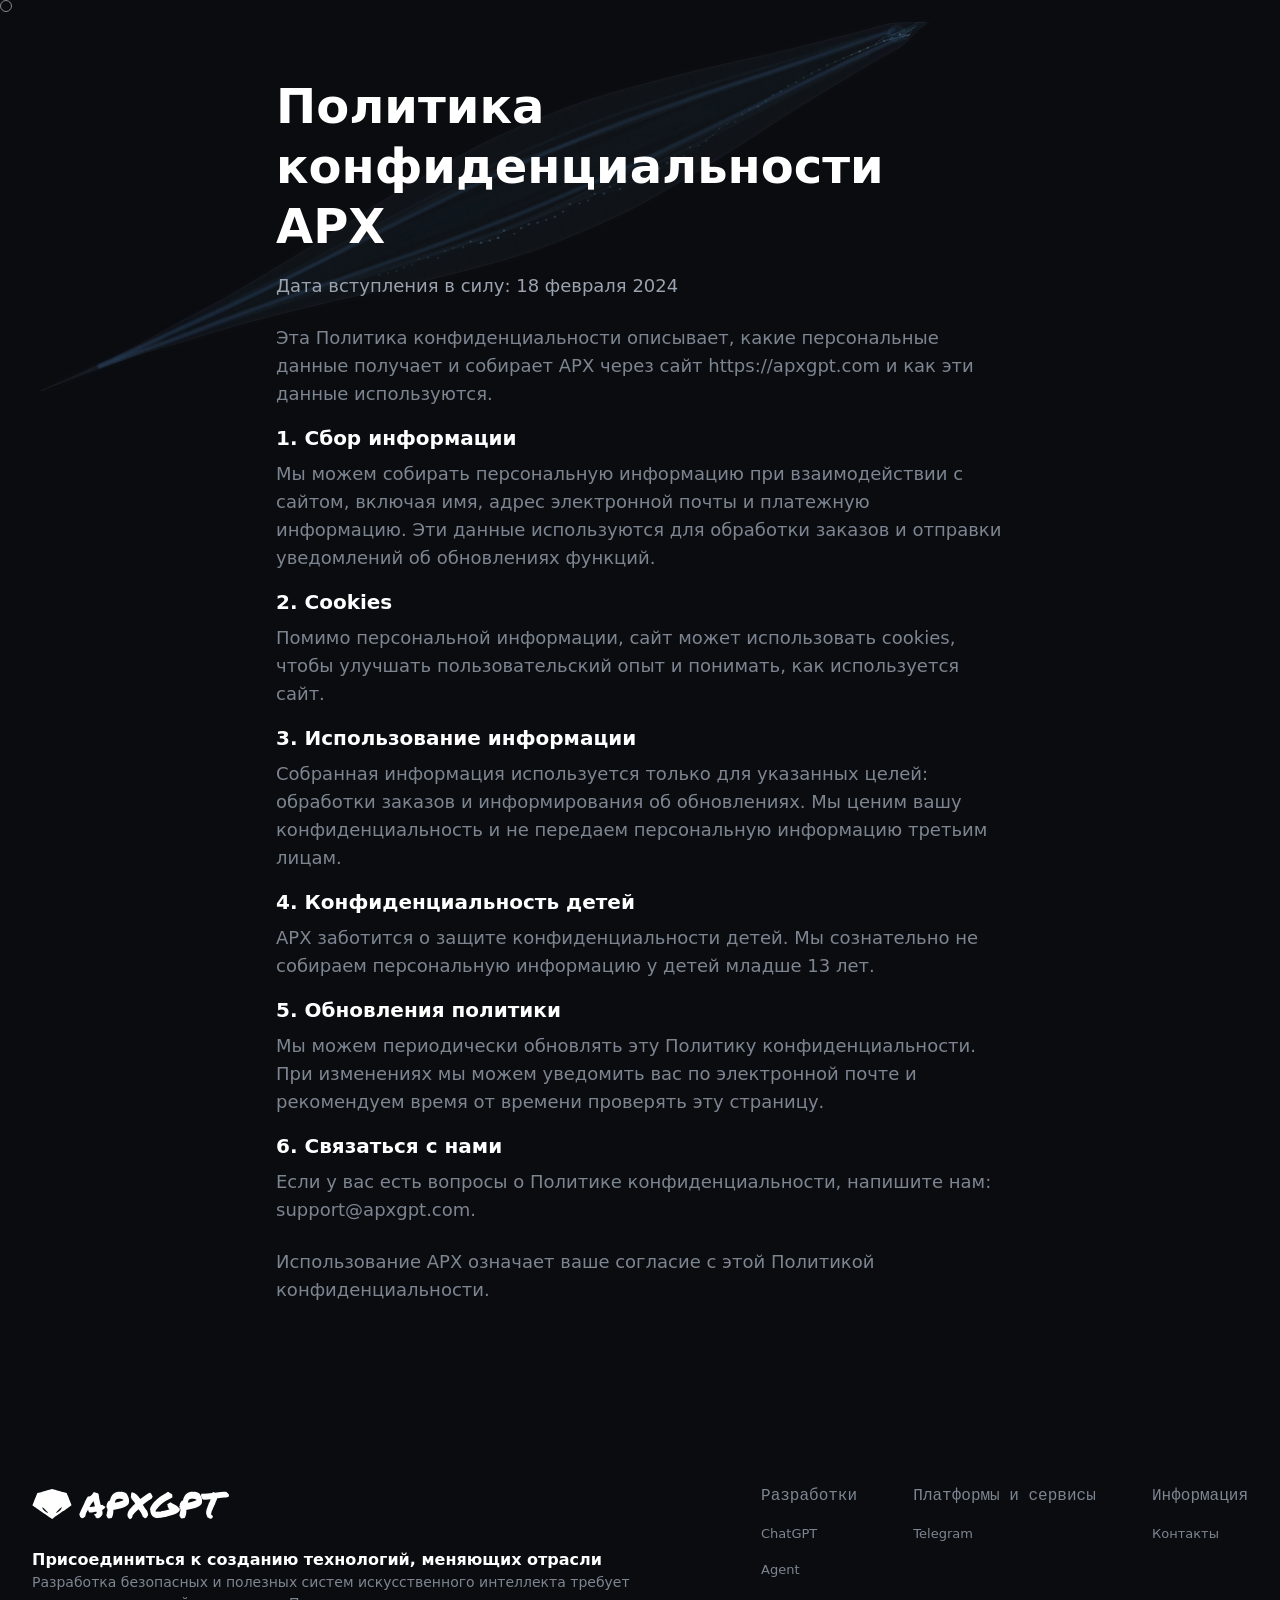
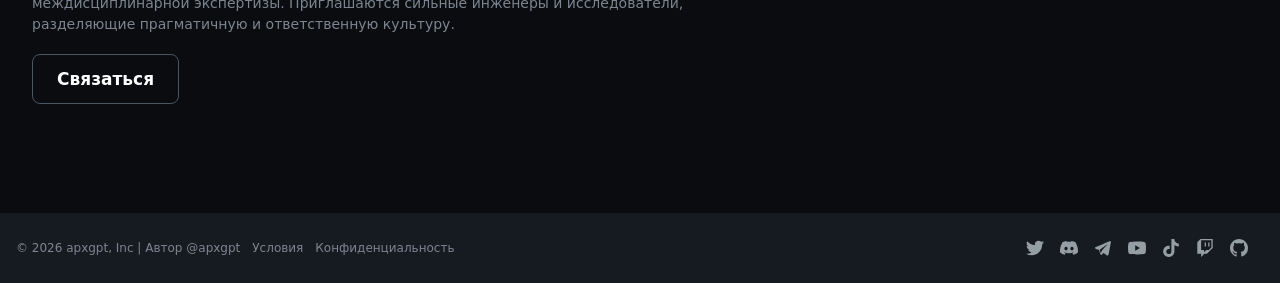
<file: ru/privacy-policy/index.html>
<!DOCTYPE html><html lang="en"><head><meta charSet="utf-8"/><meta name="viewport" content="width=device-width, initial-scale=1"/><link rel="preload" href="/_next/static/media/612bd71aa396cae6-s.p.0y-3ea_6ee5g5.woff2" as="font" crossorigin="" type="font/woff2"/><link rel="stylesheet" href="/_next/static/chunks/0eyrbq-ws9el-.css" data-precedence="next"/><link rel="stylesheet" href="/_next/static/chunks/3q1jnt1mzikx0.css" data-precedence="next"/><link rel="preload" as="script" fetchPriority="low" href="/_next/static/chunks/0a1gboz92241g.js"/><script src="/_next/static/chunks/12ng9y1xmtxdd.js" async=""></script><script src="/_next/static/chunks/2cya-h6pss2j9.js" async=""></script><script src="/_next/static/chunks/3w4o9hklow6fg.js" async=""></script><script src="/_next/static/chunks/turbopack-2u-mf2t0_rcni.js" async=""></script><script src="/_next/static/chunks/05-c3ty_6dwfk.js" async=""></script><script src="/_next/static/chunks/14mrh2-p_w84d.js" async=""></script><script src="/_next/static/chunks/3e0afwplf90z4.js" async=""></script><script src="/_next/static/chunks/417xt7o-_xp6f.js" async=""></script><script src="/_next/static/chunks/0uuqouyvovkws.js" async=""></script><script src="/_next/static/chunks/3sjrrxj4h_g0a.js" async=""></script><script src="/_next/static/chunks/3zw-fu-46hokt.js" async=""></script><script src="/_next/static/chunks/0br_f23o85n_d.js" async=""></script><script src="/_next/static/chunks/1b0kgzo0_mpsv.js" async=""></script><meta name="next-size-adjust" content=""/><title>Политика конфиденциальности — APX</title><meta name="description" content="Политика конфиденциальности платформы APX. Информация о сборе, использовании и защите персональных данных пользователей."/><meta name="author" content="APXGPT"/><meta name="creator" content="APXGPT"/><meta name="publisher" content="APXGPT"/><meta name="robots" content="index, follow, max-image-preview:large, max-snippet:-1"/><link rel="canonical" href="https://apxgpt.com/ru/privacy-policy/"/><link rel="alternate" hrefLang="ru" href="https://apxgpt.com/ru/privacy-policy/"/><link rel="alternate" hrefLang="en" href="https://apxgpt.com/en/privacy-policy/"/><link rel="alternate" hrefLang="zh" href="https://apxgpt.com/zh/privacy-policy/"/><meta property="og:title" content="Политика конфиденциальности — APX"/><meta property="og:description" content="Политика конфиденциальности платформы APX. Информация о сборе, использовании и защите персональных данных пользователей."/><meta property="og:url" content="https://apxgpt.com/ru/privacy-policy/"/><meta property="og:site_name" content="APX — AI Platform"/><meta property="og:locale" content="ru_RU"/><meta property="og:locale:alternate" content="en_US"/><meta property="og:locale:alternate" content="zh_CN"/><meta property="og:type" content="website"/><meta name="twitter:card" content="summary_large_image"/><meta name="twitter:title" content="Политика конфиденциальности — APX"/><meta name="twitter:description" content="Политика конфиденциальности платформы APX. Информация о сборе, использовании и защите персональных данных пользователей."/><link rel="icon" href="/favicon.ico?favicon.2wsulhs5cn2k4.ico" sizes="32x32" type="image/x-icon"/><script src="/_next/static/chunks/0cz1d0mv5g_q7.js" noModule=""></script></head><body><div hidden=""><!--$--><!--/$--></div><canvas class="fixed inset-0 pointer-events-none z-0" style="opacity:1"></canvas><canvas class="fixed inset-0 pointer-events-none z-0" aria-hidden="true"></canvas><div class="custom-cursor" aria-hidden="true"></div><main class="site-content overflow-x-clip"><div class="relative z-50"><div class="absolute"></div></div><script type="application/ld+json">{"@context":"https://schema.org","@type":"Organization","name":"APXGPT","url":"https://apxgpt.com","logo":"https://apxgpt.com/assets/brand/avatar.png","description":"APX — инженерная платформа для проектирования и внедрения систем искусственного интеллекта.","sameAs":["https://github.com/machinegpt","https://twitter.com/machinegpt","https://t.me/+xI1GzIsXQMw0MmMy"],"contactPoint":{"@type":"ContactPoint","email":"support@apxgpt.com","contactType":"customer service"}}</script><script type="application/ld+json">{"@context":"https://schema.org","@type":"WebSite","name":"APX — Искусственный интеллект для бизнеса","url":"https://apxgpt.com/ru","potentialAction":{"@type":"SearchAction","target":"https://apxgpt.com/search?q={search_term_string}","query-input":"required name=search_term_string"}}</script><div style="opacity:0;transform:translateY(10px)"><div class="overflow-hidden"><div class="max-w-[760px] mx-auto relative z-[2]"><article class="flex my-8 md:my-16 sm:my-12 relative text-left flex-col px-4"><div class="py-3 mb-2 flex flex-col text-[#7d8590]"><h1 class="mb-4 lg:text-5xl md:text-4xl text-3xl font-bold text-white leading-tight">Политика конфиденциальности APX</h1><p class="mb-6 md:text-lg text-[15px] text-[#9ba3af]">Дата вступления в силу: 18 февраля 2024</p><p class="mb-4 md:text-lg text-[15px] leading-7">Эта Политика конфиденциальности описывает, какие персональные данные получает и собирает APX через сайт https://apxgpt.com и как эти данные используются.</p><section class="mb-4"><h2 class="mb-2 text-white md:text-xl text-lg font-semibold">1<!-- -->. <!-- -->Сбор информации</h2><p class="md:text-lg text-[15px] leading-7 whitespace-pre-line">Мы можем собирать персональную информацию при взаимодействии с сайтом, включая имя, адрес электронной почты и платежную информацию. Эти данные используются для обработки заказов и отправки уведомлений об обновлениях функций.</p></section><section class="mb-4"><h2 class="mb-2 text-white md:text-xl text-lg font-semibold">2<!-- -->. <!-- -->Cookies</h2><p class="md:text-lg text-[15px] leading-7 whitespace-pre-line">Помимо персональной информации, сайт может использовать cookies, чтобы улучшать пользовательский опыт и понимать, как используется сайт.</p></section><section class="mb-4"><h2 class="mb-2 text-white md:text-xl text-lg font-semibold">3<!-- -->. <!-- -->Использование информации</h2><p class="md:text-lg text-[15px] leading-7 whitespace-pre-line">Собранная информация используется только для указанных целей: обработки заказов и информирования об обновлениях. Мы ценим вашу конфиденциальность и не передаем персональную информацию третьим лицам.</p></section><section class="mb-4"><h2 class="mb-2 text-white md:text-xl text-lg font-semibold">4<!-- -->. <!-- -->Конфиденциальность детей</h2><p class="md:text-lg text-[15px] leading-7 whitespace-pre-line">APX заботится о защите конфиденциальности детей. Мы сознательно не собираем персональную информацию у детей младше 13 лет.</p></section><section class="mb-4"><h2 class="mb-2 text-white md:text-xl text-lg font-semibold">5<!-- -->. <!-- -->Обновления политики</h2><p class="md:text-lg text-[15px] leading-7 whitespace-pre-line">Мы можем периодически обновлять эту Политику конфиденциальности. При изменениях мы можем уведомить вас по электронной почте и рекомендуем время от времени проверять эту страницу.</p></section><section class="mb-4"><h2 class="mb-2 text-white md:text-xl text-lg font-semibold">6<!-- -->. <!-- -->Связаться с нами</h2><p class="md:text-lg text-[15px] leading-7 whitespace-pre-line">Если у вас есть вопросы о Политике конфиденциальности, напишите нам: support@apxgpt.com.</p></section><p class="mt-2 md:text-lg text-[15px] leading-7">Использование APX означает ваше согласие с этой Политикой конфиденциальности.</p></div></article></div></div><!--$--><!--/$--></div><footer class="footer relative pt-14 break-words"><div class="max-w-[1280px] mx-auto relative z-[2] overflow-hidden"><div class="flex flex-col lg:flex-row py-10 mb-8 space-x-6 px-4" style="opacity:0;transform:translateY(20px)"><div class="mb-12 px-4"><a href="https://github.com/apxgpt" target="_blank" rel="noreferrer" class="color-fg-default d-inline-block text-white text-4xl flex items-center" style="font-weight:800"><svg aria-hidden="true" height="30" fill="currentColor" viewBox="0 0 26 19.956" version="1.1" width="40" data-view-component="true" class=""><path d="M 12.39 0.159 C 11.859 0.31 11.1 0.522 9.443 0.986 C 9.043 1.097 8.597 1.222 8.455 1.262 C 8.184 1.339 5.018 2.225 3.854 2.55 C 3.484 2.654 3.176 2.743 3.171 2.748 C 3.164 2.756 1.614 6.694 1.256 7.616 C 1.113 7.983 0.254 10.173 0.117 10.521 C 0.012 10.784 -0.012 10.859 0.005 10.875 C 0.015 10.886 0.254 11.055 0.536 11.251 C 1.19 11.707 1.924 12.219 4.604 14.093 C 5.125 14.458 5.746 14.891 5.985 15.059 C 6.402 15.35 6.91 15.705 8.263 16.649 C 8.604 16.887 9.342 17.403 9.903 17.796 C 10.466 18.188 11.214 18.712 11.569 18.96 C 11.924 19.208 12.39 19.532 12.604 19.683 C 12.818 19.834 12.997 19.956 13.001 19.956 C 13.004 19.956 13.461 19.638 14.017 19.251 C 16.338 17.629 16.664 17.401 17.647 16.713 C 18.752 15.941 19.817 15.198 20.518 14.707 C 20.758 14.54 21.384 14.103 21.908 13.736 C 22.434 13.369 23.187 12.844 23.582 12.566 C 23.979 12.289 24.679 11.8 25.139 11.479 C 25.6 11.158 25.987 10.886 25.997 10.875 C 26.013 10.859 25.97 10.736 25.802 10.312 C 25.685 10.012 25.406 9.301 25.181 8.73 C 24.788 7.722 24.617 7.287 24.378 6.679 C 24.314 6.518 23.942 5.569 23.551 4.571 C 23.159 3.573 22.836 2.753 22.831 2.749 C 22.822 2.741 22.042 2.52 20.301 2.034 C 20.024 1.957 18.276 1.467 16.415 0.946 C 14.553 0.425 13.013 -0.002 12.991 0 C 12.969 0 12.698 0.072 12.39 0.159 Z  M 10.55 15.867 C 10.494 15.876 10.25 15.822 10.064 15.762 C 9.858 15.693 9.364 15.454 9.1 15.293 C 8.698 15.05 8.286 14.756 7.911 14.446 C 7.656 14.237 7.141 13.709 7.019 13.537 C 6.843 13.286 6.829 13.247 6.672 12.52 C 6.593 12.157 6.525 11.846 6.52 11.827 C 6.515 11.809 7.425 12.71 8.545 13.828 C 10.049 15.33 10.573 15.864 10.55 15.867 Z  M 19.432 12.062 C 19.4 12.201 19.34 12.479 19.298 12.681 C 19.196 13.157 19.179 13.214 19.11 13.337 C 18.926 13.669 18.454 14.16 17.885 14.612 C 17.096 15.238 16.177 15.74 15.628 15.846 C 15.556 15.859 15.477 15.871 15.454 15.871 C 15.42 15.871 15.809 15.474 17.446 13.836 C 18.564 12.718 19.48 11.805 19.484 11.807 C 19.485 11.81 19.462 11.924 19.432 12.062 Z"></path></svg> <span class="ml-2 permanent_marker_7039a788-module__f14zbG__className">APXGPT</span></a><div class="text-white"><h2 class="mt-6 font-semibold">Присоединиться к созданию технологий, меняющих отрасли</h2><p class="text-[14px] text-[#7d8590] mb-8">Разработка безопасных и полезных систем искусственного интеллекта требует междисциплинарной экспертизы. Приглашаются сильные инженеры и исследователи, разделяющие прагматичную и ответственную культуру.</p><a href="https://t.me/machinegpt" target="_blank" rel="noreferrer" class="mb-10 px-6 py-3.5 text-[17px] font-semibold border border-gray-600 rounded-lg hover:border hover:border-[#1f6feb] transition ease-in duration-200">Связаться</a></div></div><div class="lg:flex w-full justify-between grid md:grid-cols-4 grid-cols-2 gap-6 px-4"><div class="text-[#7d8590]"><h2 class="font-medium mb-4 font-mono">Разработки</h2><ul class="text-[13px]"><a href="https://sharedchat.fun" target="_blank" rel="noopener noreferrer" class="hover:text-[#1f6feb] hover:underline"><li class="mb-4">ChatGPT</li></a><a href="https://github.com/machinegpt/agent" target="_blank" rel="noopener noreferrer" class="hover:text-[#1f6feb] hover:underline"><li class="mb-4">Agent</li></a></ul></div><div class="text-[#7d8590]"><h2 class="font-medium mb-4 font-mono">Платформы и сервисы</h2><ul class="text-[13px]"><a href="https://t.me/+xI1GzIsXQMw0MmMy" target="_blank" rel="noopener noreferrer" class="hover:text-[#1f6feb] hover:underline"><li class="mb-4">Telegram</li></a></ul></div><div class="text-[#7d8590]"><h2 class="font-medium mb-4 font-mono">Информация</h2><ul class="text-[13px]"><a href="mailto:support@machinegpt.org" target="_blank" rel="noopener noreferrer" class="hover:text-[#1f6feb] hover:underline"><li class="mb-4">Контакты</li></a></ul></div></div></div></div><div class="bg-[#161b22]" style="opacity:0;transform:translateY(20px)"><div class="max-w-[1280px] mx-auto text-[12px] md:flex flex-row-reverse py-6 justify-between items-center px-4"><ul class="flex items-center max-md:mb-4"><li class="mr-4"><a href="https://twitter.com/machinegpt" target="_blank" rel="noopener noreferrer"><img alt="Twitter&#x27;s Icon" loading="lazy" width="18" height="22" decoding="async" data-nimg="1" class="d-block w-[18px] h-[22px]" style="color:transparent" src="/assets/icons/footer/twitter.svg"/></a></li><li class="mr-4"><a href="https://discord.gg/qhNMVCrPVj" target="_blank" rel="noopener noreferrer"><img alt="Discord&#x27;s Icon" loading="lazy" width="18" height="22" decoding="async" data-nimg="1" class="d-block w-[18px] h-[22px]" style="color:transparent" src="/assets/icons/footer/discord.svg"/></a></li><li class="mr-4"><a href="https://t.me/+xI1GzIsXQMw0MmMy" target="_blank" rel="noopener noreferrer"><img alt="Telegram&#x27;s Icon" loading="lazy" width="18" height="22" decoding="async" data-nimg="1" class="d-block w-[18px] h-[22px]" style="color:transparent" src="/assets/icons/footer/telegram.svg"/></a></li><li class="mr-4"><a href="https://www.youtube.com/@machinsoft" target="_blank" rel="noopener noreferrer"><img alt="YouTube&#x27;s Icon" loading="lazy" width="18" height="22" decoding="async" data-nimg="1" class="d-block w-[18px] h-[22px]" style="color:transparent" src="/assets/icons/footer/youtube.svg"/></a></li><li class="mr-4"><a href="https://www.tiktok.com/@machinsoft" target="_blank" rel="noopener noreferrer"><img alt="TikTok&#x27;s Icon" loading="lazy" width="18" height="22" decoding="async" data-nimg="1" class="d-block w-[18px] h-[22px]" style="color:transparent" src="/assets/icons/footer/tiktok.svg"/></a></li><li class="mr-4"><a href="https://www.twitch.tv/machinsoft" target="_blank" rel="noopener noreferrer"><img alt="Twitch&#x27;s Icon" loading="lazy" width="18" height="22" decoding="async" data-nimg="1" class="d-block w-[18px] h-[22px]" style="color:transparent" src="/assets/icons/footer/twitch.svg"/></a></li><li class="mr-4"><a href="https://github.com/machinegpt" target="_blank" rel="noopener noreferrer"><img alt="GitHub&#x27;s Icon" loading="lazy" width="18" height="22" decoding="async" data-nimg="1" class="d-block w-[18px] h-[22px]" style="color:transparent" src="/assets/icons/footer/github-mark.svg"/></a></li></ul><ul class="flex items-center mb-4 sm:mb-0 text-[#7d8590] flex-wrap"><li class="mr-3">© 2026 apxgpt, Inc | Автор<!-- --> <a href="https://github.com/apxgpt" target="_blank" rel="noreferrer" class="transition ease-in duration-100 hover:text-[#1f6feb] hover:underline">@apxgpt</a></li><li class="mr-3"><a href="/ru/tos" class="transition ease-in duration-100 hover:text-[#1f6feb] hover:underline">Условия</a></li><li class="mr-3"><a href="/ru/privacy-policy" class="transition ease-in duration-100 hover:text-[#1f6feb] hover:underline">Конфиденциальность</a></li></ul></div></div></footer></main><script src="/_next/static/chunks/0a1gboz92241g.js" id="_R_" async=""></script><script>(self.__next_f=self.__next_f||[]).push([0])</script><script>self.__next_f.push([1,"1:\"$Sreact.fragment\"\n2:I[84984,[\"/_next/static/chunks/05-c3ty_6dwfk.js\",\"/_next/static/chunks/14mrh2-p_w84d.js\",\"/_next/static/chunks/3e0afwplf90z4.js\"],\"MatrixRain\"]\n3:I[38115,[\"/_next/static/chunks/05-c3ty_6dwfk.js\",\"/_next/static/chunks/14mrh2-p_w84d.js\",\"/_next/static/chunks/3e0afwplf90z4.js\"],\"default\"]\n4:I[34802,[\"/_next/static/chunks/05-c3ty_6dwfk.js\",\"/_next/static/chunks/14mrh2-p_w84d.js\",\"/_next/static/chunks/3e0afwplf90z4.js\"],\"default\"]\n5:I[39756,[\"/_next/static/chunks/05-c3ty_6dwfk.js\",\"/_next/static/chunks/14mrh2-p_w84d.js\",\"/_next/static/chunks/3e0afwplf90z4.js\"],\"default\"]\n6:I[37457,[\"/_next/static/chunks/05-c3ty_6dwfk.js\",\"/_next/static/chunks/14mrh2-p_w84d.js\",\"/_next/static/chunks/3e0afwplf90z4.js\"],\"default\"]\n7:I[29306,[\"/_next/static/chunks/05-c3ty_6dwfk.js\",\"/_next/static/chunks/14mrh2-p_w84d.js\",\"/_next/static/chunks/3e0afwplf90z4.js\",\"/_next/static/chunks/417xt7o-_xp6f.js\",\"/_next/static/chunks/0uuqouyvovkws.js\",\"/_next/static/chunks/3sjrrxj4h_g0a.js\"],\"default\"]\na:I[97367,[\"/_next/static/chunks/05-c3ty_6dwfk.js\",\"/_next/static/chunks/14mrh2-p_w84d.js\",\"/_next/static/chunks/3e0afwplf90z4.js\"],\"OutletBoundary\"]\nb:\"$Sreact.suspense\"\ne:I[97367,[\"/_next/static/chunks/05-c3ty_6dwfk.js\",\"/_next/static/chunks/14mrh2-p_w84d.js\",\"/_next/static/chunks/3e0afwplf90z4.js\"],\"ViewportBoundary\"]\n10:I[97367,[\"/_next/static/chunks/05-c3ty_6dwfk.js\",\"/_next/static/chunks/14mrh2-p_w84d.js\",\"/_next/static/chunks/3e0afwplf90z4.js\"],\"MetadataBoundary\"]\n12:I[68027,[\"/_next/static/chunks/05-c3ty_6dwfk.js\",\"/_next/static/chunks/14mrh2-p_w84d.js\",\"/_next/static/chunks/3e0afwplf90z4.js\"],\"default\",1]\n:HL[\"/_next/static/chunks/0eyrbq-ws9el-.css\",\"style\"]\n:HL[\"/_next/static/chunks/3q1jnt1mzikx0.css\",\"style\"]\n:HL[\"/_next/static/media/612bd71aa396cae6-s.p.0y-3ea_6ee5g5.woff2\",\"font\",{\"crossOrigin\":\"\",\"type\":\"font/woff2\"}]\n"])</script><script>self.__next_f.push([1,"0:{\"P\":null,\"c\":[\"\",\"ru\",\"privacy-policy\",\"\"],\"q\":\"\",\"i\":false,\"f\":[[[\"\",{\"children\":[[\"locale\",\"ru\",\"d\",null],{\"children\":[\"privacy-policy\",{\"children\":[\"__PAGE__\",{}]}]}]},\"$undefined\",\"$undefined\",16],[[\"$\",\"$1\",\"c\",{\"children\":[[[\"$\",\"link\",\"0\",{\"rel\":\"stylesheet\",\"href\":\"/_next/static/chunks/0eyrbq-ws9el-.css\",\"precedence\":\"next\",\"crossOrigin\":\"$undefined\",\"nonce\":\"$undefined\"}],[\"$\",\"script\",\"script-0\",{\"src\":\"/_next/static/chunks/05-c3ty_6dwfk.js\",\"async\":true,\"nonce\":\"$undefined\"}],[\"$\",\"script\",\"script-1\",{\"src\":\"/_next/static/chunks/14mrh2-p_w84d.js\",\"async\":true,\"nonce\":\"$undefined\"}],[\"$\",\"script\",\"script-2\",{\"src\":\"/_next/static/chunks/3e0afwplf90z4.js\",\"async\":true,\"nonce\":\"$undefined\"}]],[\"$\",\"html\",null,{\"lang\":\"en\",\"children\":[\"$\",\"body\",null,{\"children\":[[\"$\",\"$L2\",null,{}],[\"$\",\"$L3\",null,{}],[\"$\",\"$L4\",null,{}],[\"$\",\"main\",null,{\"className\":\"site-content overflow-x-clip\",\"children\":[[\"$\",\"div\",null,{\"className\":\"relative z-50\",\"children\":[\"$\",\"div\",null,{\"className\":\"absolute\"}]}],[\"$\",\"$L5\",null,{\"parallelRouterKey\":\"children\",\"error\":\"$undefined\",\"errorStyles\":\"$undefined\",\"errorScripts\":\"$undefined\",\"template\":[\"$\",\"$L6\",null,{}],\"templateStyles\":\"$undefined\",\"templateScripts\":\"$undefined\",\"notFound\":[[\"$\",\"$L7\",null,{}],[[\"$\",\"link\",\"0\",{\"rel\":\"stylesheet\",\"href\":\"/_next/static/chunks/3q1jnt1mzikx0.css\",\"precedence\":\"next\",\"crossOrigin\":\"$undefined\",\"nonce\":\"$undefined\"}]]],\"forbidden\":\"$undefined\",\"unauthorized\":\"$undefined\"}]]}]]}]}]]}],{\"children\":[[\"$\",\"$1\",\"c\",{\"children\":[[[\"$\",\"link\",\"0\",{\"rel\":\"stylesheet\",\"href\":\"/_next/static/chunks/3q1jnt1mzikx0.css\",\"precedence\":\"next\",\"crossOrigin\":\"$undefined\",\"nonce\":\"$undefined\"}],[\"$\",\"script\",\"script-0\",{\"src\":\"/_next/static/chunks/3zw-fu-46hokt.js\",\"async\":true,\"nonce\":\"$undefined\"}],[\"$\",\"script\",\"script-1\",{\"src\":\"/_next/static/chunks/0br_f23o85n_d.js\",\"async\":true,\"nonce\":\"$undefined\"}]],\"$L8\"]}],{\"children\":[[\"$\",\"$1\",\"c\",{\"children\":[null,[\"$\",\"$L5\",null,{\"parallelRouterKey\":\"children\",\"error\":\"$undefined\",\"errorStyles\":\"$undefined\",\"errorScripts\":\"$undefined\",\"template\":[\"$\",\"$L6\",null,{}],\"templateStyles\":\"$undefined\",\"templateScripts\":\"$undefined\",\"notFound\":\"$undefined\",\"forbidden\":\"$undefined\",\"unauthorized\":\"$undefined\"}]]}],{\"children\":[[\"$\",\"$1\",\"c\",{\"children\":[\"$L9\",null,[\"$\",\"$La\",null,{\"children\":[\"$\",\"$b\",null,{\"name\":\"Next.MetadataOutlet\",\"children\":\"$@c\"}]}]]}],{},null,false,null]},null,false,\"$@d\"]},null,false,null]},null,false,null],[\"$\",\"$1\",\"h\",{\"children\":[null,[\"$\",\"$Le\",null,{\"children\":\"$Lf\"}],[\"$\",\"div\",null,{\"hidden\":true,\"children\":[\"$\",\"$L10\",null,{\"children\":[\"$\",\"$b\",null,{\"name\":\"Next.Metadata\",\"children\":\"$L11\"}]}]}],[\"$\",\"meta\",null,{\"name\":\"next-size-adjust\",\"content\":\"\"}]]}],false]],\"m\":\"$undefined\",\"G\":[\"$12\",[[\"$\",\"link\",\"0\",{\"rel\":\"stylesheet\",\"href\":\"/_next/static/chunks/0eyrbq-ws9el-.css\",\"precedence\":\"next\",\"crossOrigin\":\"$undefined\",\"nonce\":\"$undefined\"}]]],\"S\":true,\"h\":null,\"s\":\"$undefined\",\"l\":\"$undefined\",\"p\":\"$undefined\",\"d\":\"$undefined\",\"b\":\"RUA3GCFyPcRRx3fCjiC3q\"}\n"])</script><script>self.__next_f.push([1,"13:[]\nd:\"$W13\"\n"])</script><script>self.__next_f.push([1,"9:[\"$\",\"div\",null,{\"className\":\"overflow-hidden\",\"children\":[\"$\",\"div\",null,{\"className\":\"max-w-[760px] mx-auto relative z-[2]\",\"children\":[\"$\",\"article\",null,{\"className\":\"flex my-8 md:my-16 sm:my-12 relative text-left flex-col px-4\",\"children\":[\"$\",\"div\",null,{\"className\":\"py-3 mb-2 flex flex-col text-[#7d8590]\",\"children\":[[\"$\",\"h1\",null,{\"className\":\"mb-4 lg:text-5xl md:text-4xl text-3xl font-bold text-white leading-tight\",\"children\":\"Политика конфиденциальности APX\"}],[\"$\",\"p\",null,{\"className\":\"mb-6 md:text-lg text-[15px] text-[#9ba3af]\",\"children\":\"Дата вступления в силу: 18 февраля 2024\"}],[[\"$\",\"p\",\"Эта Политика конфиденциальности описывает, какие персональные данные получает и собирает APX через сайт https://apxgpt.com и как эти данные используются.\",{\"className\":\"mb-4 md:text-lg text-[15px] leading-7\",\"children\":\"Эта Политика конфиденциальности описывает, какие персональные данные получает и собирает APX через сайт https://apxgpt.com и как эти данные используются.\"}]],[[\"$\",\"section\",\"Сбор информации\",{\"className\":\"mb-4\",\"children\":[[\"$\",\"h2\",null,{\"className\":\"mb-2 text-white md:text-xl text-lg font-semibold\",\"children\":[1,\". \",\"Сбор информации\"]}],[\"$\",\"p\",null,{\"className\":\"md:text-lg text-[15px] leading-7 whitespace-pre-line\",\"children\":\"Мы можем собирать персональную информацию при взаимодействии с сайтом, включая имя, адрес электронной почты и платежную информацию. Эти данные используются для обработки заказов и отправки уведомлений об обновлениях функций.\"}]]}],[\"$\",\"section\",\"Cookies\",{\"className\":\"mb-4\",\"children\":[[\"$\",\"h2\",null,{\"className\":\"mb-2 text-white md:text-xl text-lg font-semibold\",\"children\":[2,\". \",\"Cookies\"]}],[\"$\",\"p\",null,{\"className\":\"md:text-lg text-[15px] leading-7 whitespace-pre-line\",\"children\":\"Помимо персональной информации, сайт может использовать cookies, чтобы улучшать пользовательский опыт и понимать, как используется сайт.\"}]]}],[\"$\",\"section\",\"Использование информации\",{\"className\":\"mb-4\",\"children\":[[\"$\",\"h2\",null,{\"className\":\"mb-2 text-white md:text-xl text-lg font-semibold\",\"children\":[3,\". \",\"Использование информации\"]}],[\"$\",\"p\",null,{\"className\":\"md:text-lg text-[15px] leading-7 whitespace-pre-line\",\"children\":\"Собранная информация используется только для указанных целей: обработки заказов и информирования об обновлениях. Мы ценим вашу конфиденциальность и не передаем персональную информацию третьим лицам.\"}]]}],[\"$\",\"section\",\"Конфиденциальность детей\",{\"className\":\"mb-4\",\"children\":[[\"$\",\"h2\",null,{\"className\":\"mb-2 text-white md:text-xl text-lg font-semibold\",\"children\":[4,\". \",\"Конфиденциальность детей\"]}],[\"$\",\"p\",null,{\"className\":\"md:text-lg text-[15px] leading-7 whitespace-pre-line\",\"children\":\"APX заботится о защите конфиденциальности детей. Мы сознательно не собираем персональную информацию у детей младше 13 лет.\"}]]}],[\"$\",\"section\",\"Обновления политики\",{\"className\":\"mb-4\",\"children\":[[\"$\",\"h2\",null,{\"className\":\"mb-2 text-white md:text-xl text-lg font-semibold\",\"children\":[5,\". \",\"Обновления политики\"]}],[\"$\",\"p\",null,{\"className\":\"md:text-lg text-[15px] leading-7 whitespace-pre-line\",\"children\":\"Мы можем периодически обновлять эту Политику конфиденциальности. При изменениях мы можем уведомить вас по электронной почте и рекомендуем время от времени проверять эту страницу.\"}]]}],[\"$\",\"section\",\"Связаться с нами\",{\"className\":\"mb-4\",\"children\":[[\"$\",\"h2\",null,{\"className\":\"mb-2 text-white md:text-xl text-lg font-semibold\",\"children\":[6,\". \",\"Связаться с нами\"]}],[\"$\",\"p\",null,{\"className\":\"md:text-lg text-[15px] leading-7 whitespace-pre-line\",\"children\":\"Если у вас есть вопросы о Политике конфиденциальности, напишите нам: support@apxgpt.com.\"}]]}]],[\"$\",\"p\",null,{\"className\":\"mt-2 md:text-lg text-[15px] leading-7\",\"children\":\"Использование APX означает ваше согласие с этой Политикой конфиденциальности.\"}]]}]}]}]}]\n"])</script><script>self.__next_f.push([1,"14:I[75696,[\"/_next/static/chunks/05-c3ty_6dwfk.js\",\"/_next/static/chunks/14mrh2-p_w84d.js\",\"/_next/static/chunks/3e0afwplf90z4.js\",\"/_next/static/chunks/3zw-fu-46hokt.js\",\"/_next/static/chunks/0br_f23o85n_d.js\"],\"default\"]\n"])</script><script>self.__next_f.push([1,"8:[\"$\",\"$L14\",null,{\"formats\":\"$undefined\",\"locale\":\"ru\",\"messages\":{\"SEO\":{\"home\":{\"title\":\"APX — Искусственный интеллект для бизнеса | AI-платформа\",\"description\":\"APX — инженерная платформа для проектирования и внедрения систем искусственного интеллекта. ИИ-агенты, аналитика, автоматизация бизнес-процессов для корпораций и стартапов.\",\"keywords\":\"AI, искусственный интеллект, machine learning, deep learning, ИИ для бизнеса, AI агенты, автоматизация, аналитика данных, GPT, нейросети, APX\"},\"privacy\":{\"title\":\"Политика конфиденциальности — APX\",\"description\":\"Политика конфиденциальности платформы APX. Информация о сборе, использовании и защите персональных данных пользователей.\"},\"tos\":{\"title\":\"Условия использования — APX\",\"description\":\"Условия использования платформы APX. Правила доступа и использования сервисов.\"}},\"Hero\":{\"badge\":{\"title\":\"Telegram\",\"tagline\":\"ИИ — не про будущее, а инструмент его создания.\"},\"title\":\"人工智能不是未来，而是创造未来的工具。\",\"subtitle\":\"Искусственный интеллект для тех, кто создает будущее\",\"stackTitle\":\"Технологический стек ↘︎\"},\"Footer\":{\"cta\":{\"title\":\"Присоединиться к созданию технологий, меняющих отрасли\",\"body\":\"Разработка безопасных и полезных систем искусственного интеллекта требует междисциплинарной экспертизы. Приглашаются сильные инженеры и исследователи, разделяющие прагматичную и ответственную культуру.\",\"button\":\"Связаться\"},\"copyright\":\"© {year} apxgpt, Inc | Автор\",\"author\":\"@apxgpt\",\"sections\":{\"developments\":{\"title\":\"Разработки\"},\"platforms_services\":{\"title\":\"Платформы и сервисы\"},\"information\":{\"title\":\"Информация\"}},\"items\":{\"contacts\":\"Контакты\",\"tos\":\"Условия\",\"privacyPolicy\":\"Конфиденциальность\"}},\"IntelligenceWorkspace\":{\"placeholder\":\"Раздел «{tab}» находится в разработке.\",\"notes\":{\"title\":\"Заметки ({tab}) для {name}\",\"placeholder\":\"Напишите заметки...\"},\"tabs\":{\"roadmap\":\"Дорожная карта\",\"terminal\":\"Терминал\",\"output\":\"Вывод\",\"problems\":\"Проблемы\",\"debugConsole\":\"Консоль отладки\"},\"actions\":{\"previousTab\":\"Предыдущая вкладка\",\"nextTab\":\"Следующая вкладка\",\"refreshContent\":\"Обновить содержимое\",\"addFile\":\"Добавить файл\"},\"logs\":{\"deploy\":\"Развертывание\"}},\"Common\":{\"disclaimer\":\"Все исследования проводятся исключительно в рамках закона. Ethical hacking требует письменного согласия владельца системы и профессиональной ответственности.\",\"noData\":\"Данные отсутствуют\",\"untitled\":\"Без названия\",\"langSwitcher\":{\"label\":\"Сменить язык\"},\"languages\":{\"ru\":\"Русский\",\"en\":\"Английский\",\"zh\":\"Китайский\"}},\"NotFound\":{\"eyebrow\":\"APX / 404\",\"title\":\"Страница не найдена\",\"description\":\"Запрошенный адрес не существует, был удалён или перенесён.\",\"primary\":\"На главную\",\"secondary\":\"Связаться с поддержкой\",\"pointsTitle\":\"Что можно сделать\",\"point1\":\"Проверьте адрес страницы и попробуйте снова.\",\"point2\":\"Вернитесь на главную и выберите нужный раздел оттуда.\",\"point3\":\"Если ссылка должна работать, сообщите нам, чтобы мы исправили её.\"},\"Collaboration\":{\"h2\":\"Почему сейчас?\",\"headlineHighlight\":\"Искусственный интеллект перестал быть новинкой — он стал отраслевым стандартом.\",\"headlineRest\":\"Пока рынок обсуждает тренды, можно системно внедрять решения и укреплять конкурентные преимущества.\",\"p1\":\"Компании, внедряющие ИИ, фиксируют рост выручки и эффективности на 10–40% в отдельных направлениях.\",\"p2\":\"Автоматизация на базе ИИ повышает скорость обработки данных и качество принимаемых решений.\",\"p3\":\"Персонализированные ИИ‑инструменты снижают кадровые риски и операционные издержки.\",\"p4\":\"Современные модели решают узкоспециализированные задачи на уровне отраслевых экспертов.\",\"dialog1\":\"Проектирование адаптивных ИИ‑систем под задачи бизнеса с применением проверенных технологий и индустриальных практик.\",\"dialog2\":\"Задействуются лучшие решения экосистемы, технологический стек формируется с учетом целей, ограничений и требований к безопасности.\",\"stackText\":\"Часть технологий, задействованных в работе:\\n\\nGPT-архитектуры (OpenAI, Claude, Mistral, LLaMA, локальные модели)\\n\\nVision-модели (анализ изображений и видео)\\n\\nГолосовые ИИ-ассистенты (TTS/STT)\\n\\nИИ для интерпретации документации, кодов, чертежей\\n\\nАлгоритмы машинного обучения и глубокого обучения\\n\\nАгентные системы (мультимодальные агенты с памятью и контекстом)\\n\\nГенеративные нейросети для текста, кода, изображений\\n\\nВнутренние LLM-решения для работы с закрытыми данными (on-premise)\\n\\nЭтот стек — основа построения масштабируемых и управляемых ИИ‑систем, интегрируемых в корпоративную инфраструктуру.\",\"cta\":{\"checkPR\":\"Посмотреть Pull Request\"}},\"Productivity\":{\"h2\":\"Какие решения?\",\"headlineHighlight\":\"Персональные ИИ‑системы под ключ для корпораций, лидеров отрасли и амбициозных предпринимателей.\",\"headlineRest\":\"Коробочные решения не предлагаются. Разрабатываются частные интеллектуальные агенты, работающие на бизнес — непрерывно, предсказуемо и в масштабах, недоступных человеку.\",\"p\":\"Сегодня рынок — это скорость. Ошибка — это миллион. А интеллект — это капитал. Вчера ИИ был трендом. Сегодня — это инфраструктура управления, прогнозирования и принятия решений. Завтра — те, кто не интегрирует искусственный интеллект в бизнес, будут наблюдать со стороны.\",\"card1\":\"ИИ в логистике — построение оптимальных маршрутов, отслеживание показателей эффективности, автоматическое управление складами.\\n\\nИИ в медицине — интерпретация изображений, поддержка врачебных решений, персонализированное лечение.\",\"card2\":\"ИИ в маркетинге и продажах — генерация креативов, A/B‑тесты в реальном времени, персонализация на уровне клиента.\\n\\nИИ‑ассистенты — автономные агенты, способные брать на себя работу специалистов: юристов, аналитиков, ассистентов, менеджеров.\"},\"Security\":{\"h2\":\"Почему APX?\",\"headlineHighlight\":\"Успешные внедрения обеспечивает команда, которая понимает бизнес‑контекст и строит надёжную ИИ‑архитектуру.\",\"headlineRest\":\"Фокус — на задачах с высокой ценой ошибки, подход — прозрачный, инженерный и предсказуемый.\",\"p1\":\"Кросс‑функциональная экспертиза: инженеры, аналитики, лингвисты, разработчики, архитекторы.\",\"p2\":\"Фокус на высокосложных системных задачах, а не на поверхностной интеграции API.\",\"p3\":\"Фокус на измеримых результатах и понятных метриках эффективности.\",\"p4\":\"Гибкие форматы сотрудничества: от пилота до масштабирования на холдинг.\"},\"CapabilityCollaboration\":{\"intro\":\"Создаются прикладные ИИ‑решения, ориентированные на бизнес‑процессы и измеримые метрики.\",\"badge\":\"Как это работает?\",\"headlineHighlight\":\"Вместо типового тарифа — проектирование и внедрение решения, интегрированного в корпоративную инфраструктуру.\",\"headlineRest\":\"Система становится частью корпоративных процессов и ИТ‑ландшафта.\",\"p\":\"Проводится анализ бизнеса: выявление точек потерь, скрытых резервов эффективности и процессов, требующих интеллектуализации.\\n\\nФормируется техническое задание на ИИ, подбираются алгоритмы, оцениваются масштаб и сроки — исходя из сути задачи, а не шаблона.\\n\\nПроектируется архитектура, обучаются модели, настраиваются интеграции и проводится тестирование в реальных условиях.\\n\\nИИ интегрируется в корпоративную инфраструктуру, конфигурируются интерфейсы, организуется обучение команды.\\n\\nКаждый этап реализуется прозрачно и системно. Это партнёрство с принятием технической и интеллектуальной ответственности за результат. Цель — не «внедрение ради внедрения», а работающая система, которая помогает людям, снижает издержки и открывает новые возможности роста.\"},\"CapabilityProductivity\":{\"intro\":\"APX — инженерная платформа для архитектуры, разработки и стратегий ИИ, создающая решения, меняющие правила игры.\",\"badge\":\"Почему «умных помощников» уже недостаточно?\",\"headlineHighlight\":\"Создаются ИИ‑системы под конкретные бизнес‑задачи.\",\"headlineRest\":\"От автоматизации до построения новых бизнес‑моделей.\",\"p\":\"Вместо общего «помощника» — специализированные агенты, обученные на корпоративных данных и регламентах.\"},\"CapabilityTrust\":{\"intro\":\"Работа ведётся там, где критичны качество, ответственность и масштаб. Задача — не просто автоматизация, а интеллектуальное развитие процессов: прозрачно, поэтапно, с предсказуемой отдачей.\",\"badge\":\"Я хочу инвестировать в ИИ. С чего начать?\",\"headlineHighlight\":\"Цель — инвестиции в технологии, проектирование и внедрение выполняются под ключ.\",\"headlineRest\":\"APX — инженерная платформа исследований и внедрения ИИ.\",\"p\":\"Связаться для обсуждения пилота, целевых метрик и плана масштабирования.\"},\"Globe\":{\"title\":\"Платформа безопасности\",\"totalSupply\":\"Проверено систем: 999,998,148,270,366 тестов\",\"locked\":\"Найдено уязвимостей: 999,880,000,000,000 багов\",\"currentEmission\":\"Активных экспертов: 118,148,270,366 специалистов\",\"noPresale\":\"Без предварительных распределений, налогов, предпродаж и лишней сложности\"},\"Console\":{\"header\":{\"market\":\"Консоль\"},\"welcome\":\"Консоль готова. Введите команду и нажмите Enter...\",\"placeholder\":\"Введите команду...\",\"executing\":\"Выполнение: {command}\"},\"AgentConsole\":{\"examples\":{\"title\":\"Примеры реализуемых решений:\",\"manufacturing\":\"ИИ для управления производством — анализ данных в реальном времени, прогнозирование сбоев, оптимизация цепочек поставок, предотвращение простоев.\",\"finance\":\"ИИ для финансов — риск-менеджмент, предиктивная аналитика, управление инвестициями, автоматизация due diligence.\"},\"editor\":{\"placeholder\":\"Начните писать код...\"},\"actions\":{\"collapse\":\"Свернуть\",\"expandHalf\":\"Расширить на пол-экрана\",\"collapseHint\":\"Свернуть (Esc)\",\"expandHalfHint\":\"Расширить на пол-экрана\"}},\"ASI\":{\"disclaimer\":{\"p1\":\"Платформа объединяет специалистов по кибербезопасности, ethical hacking и penetration testing. Это пространство для обмена опытом, поиска исполнителей для аудита безопасности и обсуждения методов защиты данных.\",\"p2\":\"Услуги: аудит безопасности сайтов и приложений, тестирование на проникновение, анализ уязвимостей, консультации по защите данных, настройка систем безопасности. Все исследования проводятся в рамках закона.\",\"p3\":\"Telegram-сообщество работает как экосистема: обсуждения, кейсы, вакансии и проекты. Платформа открыта для специалистов всех уровней — от начинающих до профессионалов в информационной безопасности.\"}},\"Navbar\":{\"items\":{\"whatWeDo\":\"Какие решения?\",\"whyNow\":\"Почему сейчас?\",\"whyApx\":\"Почему APX?\"}},\"Legal\":{\"tos\":{\"title\":\"Условия использования APX\",\"effectiveDate\":\"Дата вступления в силу: 18 февраля 2024\",\"intro\":[\"Добро пожаловать в APX, платформу для работы с ИИ-чатами, доступную на сайте https://apxgpt.com.\",\"Эти Условия использования регулируют доступ к сайту и сервисам APX. Используя сайт, вы соглашаетесь с этими Условиями и Политикой конфиденциальности.\"],\"sections\":[{\"title\":\"Право использования\",\"body\":\"После покупки пакета APX вы получаете право скачать и использовать код для доступа к административной панели APX. При этом запрещается перепродавать, распространять или передавать этот код третьим лицам без явного разрешения APX.\"},{\"title\":\"Пользовательские данные\",\"body\":\"Мы можем собирать персональные данные, включая имя, адрес электронной почты и платежную информацию, как описано в Политике конфиденциальности. Эти данные используются для предоставления и улучшения сервисов, обработки транзакций и связи с вами.\"},{\"title\":\"Неперсональные данные и cookies\",\"body\":\"Сайт может использовать cookies для улучшения пользовательского опыта, анализа использования сайта и поддержки отдельных функций. Используя сайт, вы соглашаетесь с применением cookies в соответствии с Политикой конфиденциальности.\"},{\"title\":\"Использование сайта\",\"body\":\"Вы обязуетесь использовать сайт только в законных целях и таким образом, чтобы не нарушать права других лиц и не ограничивать их возможность пользоваться сайтом. Запрещены домогательства, оскорбительные материалы и действия, нарушающие нормальную работу сайта.\"},{\"title\":\"Применимое право\",\"body\":\"Эти Условия регулируются и толкуются в соответствии с законодательством США без учета норм о конфликте законов.\"},{\"title\":\"Изменения условий\",\"body\":\"Мы можем изменять эти Условия в любое время. О существенных изменениях пользователи могут быть уведомлены по электронной почте. Продолжение использования сайта после изменений означает согласие с обновленными Условиями.\"},{\"title\":\"Контакты\",\"body\":\"Если у вас есть вопросы об этих Условиях, напишите нам: support@apxgpt.com.\"}],\"closing\":\"Используя сайт, вы подтверждаете, что прочитали эти Условия использования и соглашаетесь соблюдать их.\"},\"privacy\":{\"title\":\"Политика конфиденциальности APX\",\"effectiveDate\":\"Дата вступления в силу: 18 февраля 2024\",\"intro\":[\"Эта Политика конфиденциальности описывает, какие персональные данные получает и собирает APX через сайт https://apxgpt.com и как эти данные используются.\"],\"sections\":[{\"title\":\"Сбор информации\",\"body\":\"Мы можем собирать персональную информацию при взаимодействии с сайтом, включая имя, адрес электронной почты и платежную информацию. Эти данные используются для обработки заказов и отправки уведомлений об обновлениях функций.\"},{\"title\":\"Cookies\",\"body\":\"Помимо персональной информации, сайт может использовать cookies, чтобы улучшать пользовательский опыт и понимать, как используется сайт.\"},{\"title\":\"Использование информации\",\"body\":\"Собранная информация используется только для указанных целей: обработки заказов и информирования об обновлениях. Мы ценим вашу конфиденциальность и не передаем персональную информацию третьим лицам.\"},{\"title\":\"Конфиденциальность детей\",\"body\":\"APX заботится о защите конфиденциальности детей. Мы сознательно не собираем персональную информацию у детей младше 13 лет.\"},{\"title\":\"Обновления политики\",\"body\":\"Мы можем периодически обновлять эту Политику конфиденциальности. При изменениях мы можем уведомить вас по электронной почте и рекомендуем время от времени проверять эту страницу.\"},{\"title\":\"Связаться с нами\",\"body\":\"Если у вас есть вопросы о Политике конфиденциальности, напишите нам: support@apxgpt.com.\"}],\"closing\":\"Использование APX означает ваше согласие с этой Политикой конфиденциальности.\"}},\"Footnotes\":{\"index\":{\"3\":\"[13.08.2025] Завершение 'Математических алгоритмов'\",\"4\":\"[05.01.2025] Завершение 'Веб-сайта'\",\"5\":\"[03.11.2024] Завершение 'Платформы безопасности' Для 'IT-специалистов'\",\"6\":\"[24.08.2025] Разработка 'Функции активации'\",\"7\":\"[02.12.2025] Разработка 'Метода обратного распространения ошибки'\",\"8\":\"[--.--.----] Разработка 'Метода переобучения'\",\"9\":\"[--.--.----] Разработка 'Функции памяти'\",\"10\":\"[--.--.----] Разработка 'Генетического алгоритма'\",\"11\":\"[--.--.----] Разработка 'Нейронной сети'\",\"12\":\"[--.--.----] Разработка 'Искусственной нервной системы'\",\"13\":\"[--.--.----] Разработка 'Обучение в реальном времени'\",\"14\":\"[--.--.----] Разработка 'Системы поиска ошибок'\",\"15\":\"[--.--.----] Разработка 'Приёма разных входных данных'\",\"16\":\"[--.--.----] Разработка 'Симуляции жизни в искусственной среде'\",\"17\":\"[--.--.----] Разработка 'Динамической нейронной архитектуры'\",\"18\":\"[--.--.----] Разработка 'Эмоциональной модели восприятия'\",\"19\":\"[--.--.----] Разработка 'Модели принятия решений в условиях неопределённости'\",\"20\":\"[--.--.----] Разработка 'Когнитивного роста и адаптации'\",\"21\":\"[--.--.----] Разработка 'Многослойной памяти с долговременной привязкой'\",\"22\":\"[--.--.----] Разработка 'Алгоритма распознавания и анализа контекста'\",\"23\":\"[--.--.----] Разработка 'Системы автономного распределения ресурсов'\",\"24\":\"[--.--.----] Разработка 'Архитектуры сетевой самоорганизации'\",\"25\":\"[--.--.----] Разработка 'Распределённой системы саморазвития'\",\"26\":\"[--.--.----] Разработка 'Управления в условиях ограниченных ресурсов'\",\"27\":\"[--.--.----] Разработка 'Системы саморемонтирующегося кода'\",\"28\":\"[--.--.----] Разработка 'Алгоритмов анализа временных последовательностей'\",\"29\":\"[--.--.----] Разработка 'Системы многоуровневой эмпатии'\",\"30\":\"[--.--.----] Разработка 'Симуляции взаимодействий с внешней средой'\",\"31\":\"[--.--.----] Разработка 'Алгоритмов прогнозирования поведения'\",\"32\":\"[--.--.----] Разработка 'Адаптации к непредсказуемым сценариям'\",\"33\":\"[--.--.----] Разработка 'Взаимодействия с коллективным интеллектом'\",\"34\":\"[--.--.----] Разработка 'Модели самопознания искусственного интеллекта'\",\"35\":\"[--.--.----] Разработка 'Метода полного самообучения'\",\"36\":\"[--.--.----] Разработка 'Остальных функций в будущем'\",\"37\":\"[--.--.----] ---------- '...'\",\"38\":\"[--.--.----] Разработка 'Интеграции с биологическими системами'\"}}},\"now\":\"$undefined\",\"timeZone\":\"UTC\",\"children\":[\"$L15\",\"$L16\",\"$L17\",\"$L18\"]}]\n"])</script><script>self.__next_f.push([1,"19:I[11719,[\"/_next/static/chunks/05-c3ty_6dwfk.js\",\"/_next/static/chunks/14mrh2-p_w84d.js\",\"/_next/static/chunks/3e0afwplf90z4.js\",\"/_next/static/chunks/3zw-fu-46hokt.js\",\"/_next/static/chunks/0br_f23o85n_d.js\"],\"default\"]\n1a:I[92370,[\"/_next/static/chunks/05-c3ty_6dwfk.js\",\"/_next/static/chunks/14mrh2-p_w84d.js\",\"/_next/static/chunks/3e0afwplf90z4.js\",\"/_next/static/chunks/3zw-fu-46hokt.js\",\"/_next/static/chunks/0br_f23o85n_d.js\",\"/_next/static/chunks/1b0kgzo0_mpsv.js\",\"/_next/static/chunks/3sjrrxj4h_g0a.js\"],\"default\"]\n1b:I[97251,[\"/_next/static/chunks/05-c3ty_6dwfk.js\",\"/_next/static/chunks/14mrh2-p_w84d.js\",\"/_next/static/chunks/3e0afwplf90z4.js\",\"/_next/static/chunks/3zw-fu-46hokt.js\",\"/_next/static/chunks/0br_f23o85n_d.js\"],\"default\"]\n15:[\"$\",\"script\",null,{\"type\":\"application/ld+json\",\"dangerouslySetInnerHTML\":{\"__html\":\"{\\\"@context\\\":\\\"https://schema.org\\\",\\\"@type\\\":\\\"Organization\\\",\\\"name\\\":\\\"APXGPT\\\",\\\"url\\\":\\\"https://apxgpt.com\\\",\\\"logo\\\":\\\"https://apxgpt.com/assets/brand/avatar.png\\\",\\\"description\\\":\\\"APX — инженерная платформа для проектирования и внедрения систем искусственного интеллекта.\\\",\\\"sameAs\\\":[\\\"https://github.com/machinegpt\\\",\\\"https://twitter.com/machinegpt\\\",\\\"https://t.me/+xI1GzIsXQMw0MmMy\\\"],\\\"contactPoint\\\":{\\\"@type\\\":\\\"ContactPoint\\\",\\\"email\\\":\\\"support@apxgpt.com\\\",\\\"contactType\\\":\\\"customer service\\\"}}\"}}]\n16:[\"$\",\"script\",null,{\"type\":\"application/ld+json\",\"dangerouslySetInnerHTML\":{\"__html\":\"{\\\"@context\\\":\\\"https://schema.org\\\",\\\"@type\\\":\\\"WebSite\\\",\\\"name\\\":\\\"APX — Искусственный интеллект для бизнеса\\\",\\\"url\\\":\\\"https://apxgpt.com/ru\\\",\\\"potentialAction\\\":{\\\"@type\\\":\\\"SearchAction\\\",\\\"target\\\":\\\"https://apxgpt.com/search?q={search_term_string}\\\",\\\"query-input\\\":\\\"required name=search_term_string\\\"}}\"}}]\n17:[\"$\",\"$L19\",null,{\"children\":[\"$\",\"$L5\",null,{\"parallelRouterKey\":\"children\",\"error\":\"$undefined\",\"errorStyles\":\"$undefined\",\"errorScripts\":\"$undefined\",\"template\":[\"$\",\"$L6\",null,{}],\"templateStyles\":\"$undefined\",\"templateScripts\":\"$undefined\",\"notFound\":[[\"$\",\"$L1a\",null,{}],[]],\"forbidden\":\"$undefined\",\"unauthorized\":\"$undefined\"}]}]\n18:[\"$\",\"$L1b\",null,{}]\n"])</script><script>self.__next_f.push([1,"f:[[\"$\",\"meta\",\"0\",{\"charSet\":\"utf-8\"}],[\"$\",\"meta\",\"1\",{\"name\":\"viewport\",\"content\":\"width=device-width, initial-scale=1\"}]]\n"])</script><script>self.__next_f.push([1,"1c:I[27201,[\"/_next/static/chunks/05-c3ty_6dwfk.js\",\"/_next/static/chunks/14mrh2-p_w84d.js\",\"/_next/static/chunks/3e0afwplf90z4.js\"],\"IconMark\"]\nc:null\n"])</script><script>self.__next_f.push([1,"11:[[\"$\",\"title\",\"0\",{\"children\":\"Политика конфиденциальности — APX\"}],[\"$\",\"meta\",\"1\",{\"name\":\"description\",\"content\":\"Политика конфиденциальности платформы APX. Информация о сборе, использовании и защите персональных данных пользователей.\"}],[\"$\",\"meta\",\"2\",{\"name\":\"author\",\"content\":\"APXGPT\"}],[\"$\",\"meta\",\"3\",{\"name\":\"creator\",\"content\":\"APXGPT\"}],[\"$\",\"meta\",\"4\",{\"name\":\"publisher\",\"content\":\"APXGPT\"}],[\"$\",\"meta\",\"5\",{\"name\":\"robots\",\"content\":\"index, follow, max-image-preview:large, max-snippet:-1\"}],[\"$\",\"link\",\"6\",{\"rel\":\"canonical\",\"href\":\"https://apxgpt.com/ru/privacy-policy/\"}],[\"$\",\"link\",\"7\",{\"rel\":\"alternate\",\"hrefLang\":\"ru\",\"href\":\"https://apxgpt.com/ru/privacy-policy/\"}],[\"$\",\"link\",\"8\",{\"rel\":\"alternate\",\"hrefLang\":\"en\",\"href\":\"https://apxgpt.com/en/privacy-policy/\"}],[\"$\",\"link\",\"9\",{\"rel\":\"alternate\",\"hrefLang\":\"zh\",\"href\":\"https://apxgpt.com/zh/privacy-policy/\"}],[\"$\",\"meta\",\"10\",{\"property\":\"og:title\",\"content\":\"Политика конфиденциальности — APX\"}],[\"$\",\"meta\",\"11\",{\"property\":\"og:description\",\"content\":\"Политика конфиденциальности платформы APX. Информация о сборе, использовании и защите персональных данных пользователей.\"}],[\"$\",\"meta\",\"12\",{\"property\":\"og:url\",\"content\":\"https://apxgpt.com/ru/privacy-policy/\"}],[\"$\",\"meta\",\"13\",{\"property\":\"og:site_name\",\"content\":\"APX — AI Platform\"}],[\"$\",\"meta\",\"14\",{\"property\":\"og:locale\",\"content\":\"ru_RU\"}],[\"$\",\"meta\",\"15\",{\"property\":\"og:locale:alternate\",\"content\":\"en_US\"}],[\"$\",\"meta\",\"16\",{\"property\":\"og:locale:alternate\",\"content\":\"zh_CN\"}],[\"$\",\"meta\",\"17\",{\"property\":\"og:type\",\"content\":\"website\"}],[\"$\",\"meta\",\"18\",{\"name\":\"twitter:card\",\"content\":\"summary_large_image\"}],[\"$\",\"meta\",\"19\",{\"name\":\"twitter:title\",\"content\":\"Политика конфиденциальности — APX\"}],[\"$\",\"meta\",\"20\",{\"name\":\"twitter:description\",\"content\":\"Политика конфиденциальности платформы APX. Информация о сборе, использовании и защите персональных данных пользователей.\"}],[\"$\",\"link\",\"21\",{\"rel\":\"icon\",\"href\":\"/favicon.ico?favicon.2wsulhs5cn2k4.ico\",\"sizes\":\"32x32\",\"type\":\"image/x-icon\"}],[\"$\",\"$L1c\",\"22\",{}]]\n"])</script></body></html>
</file>
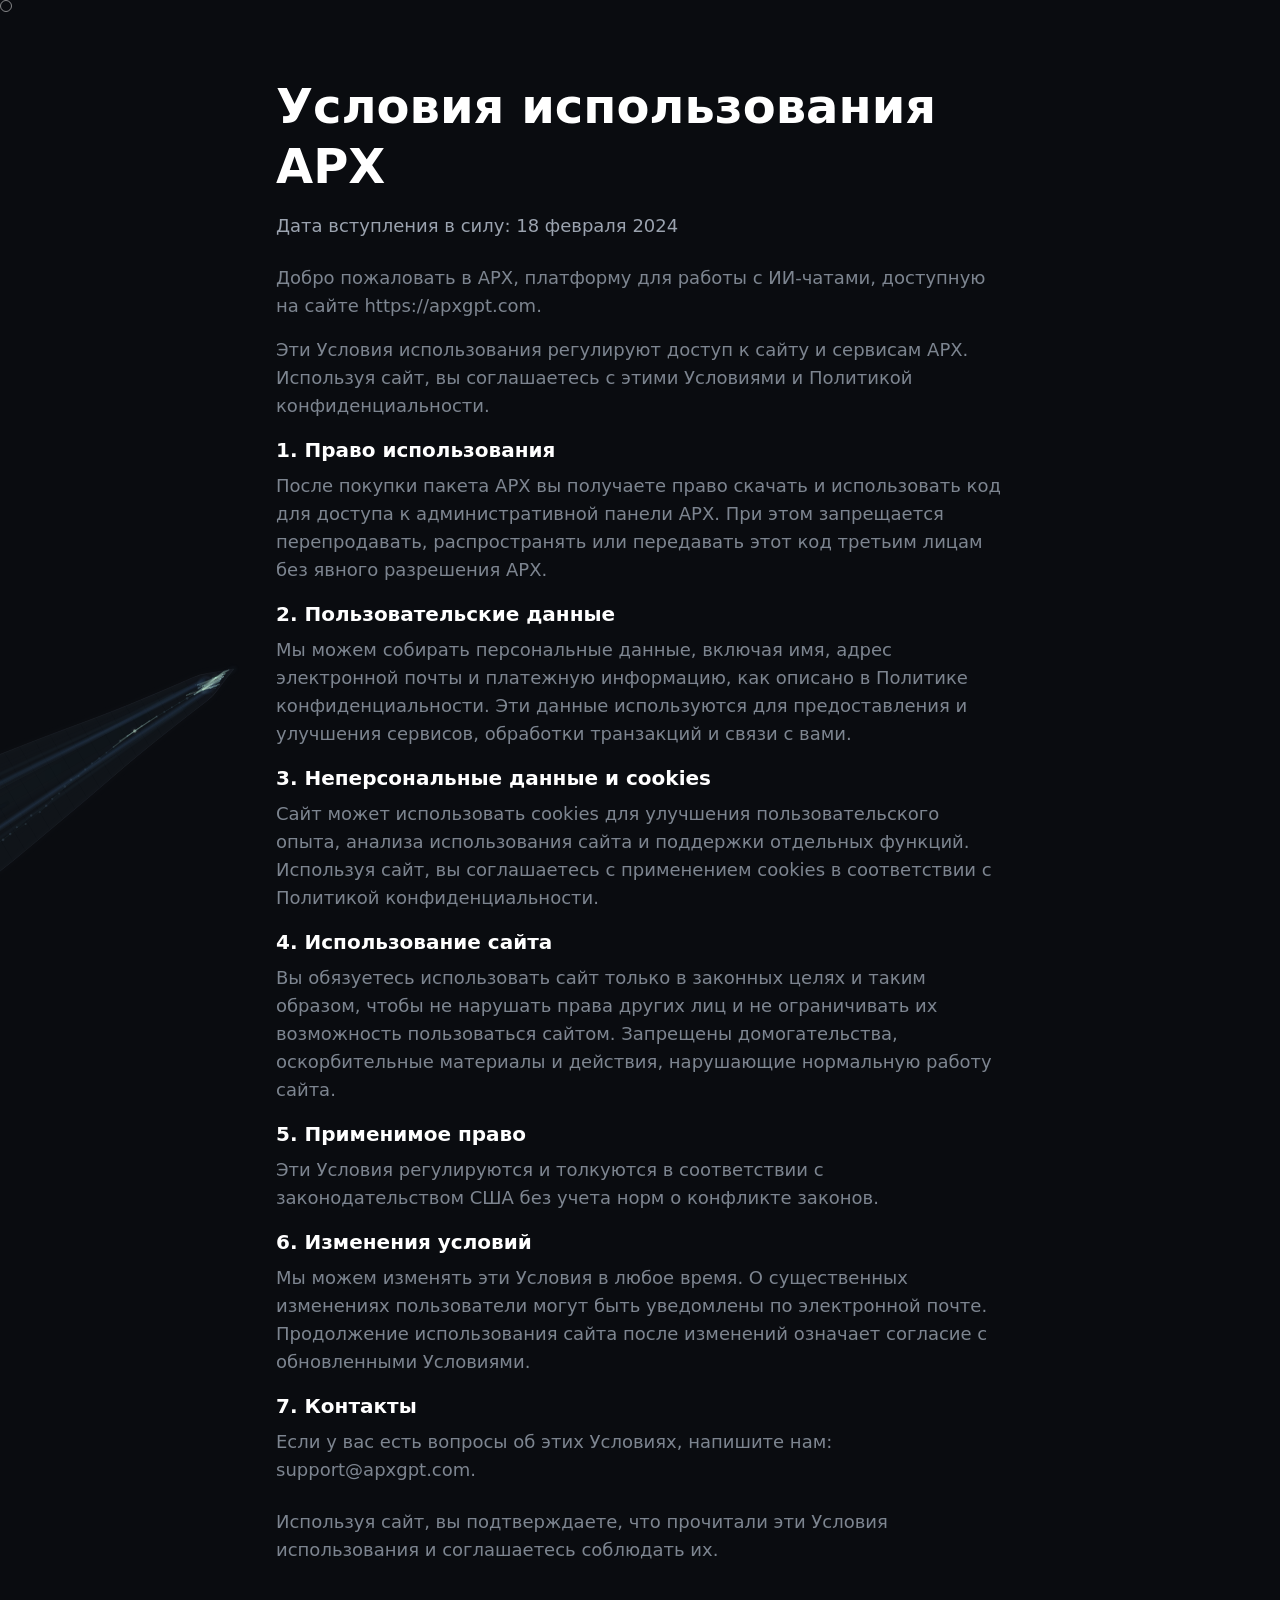
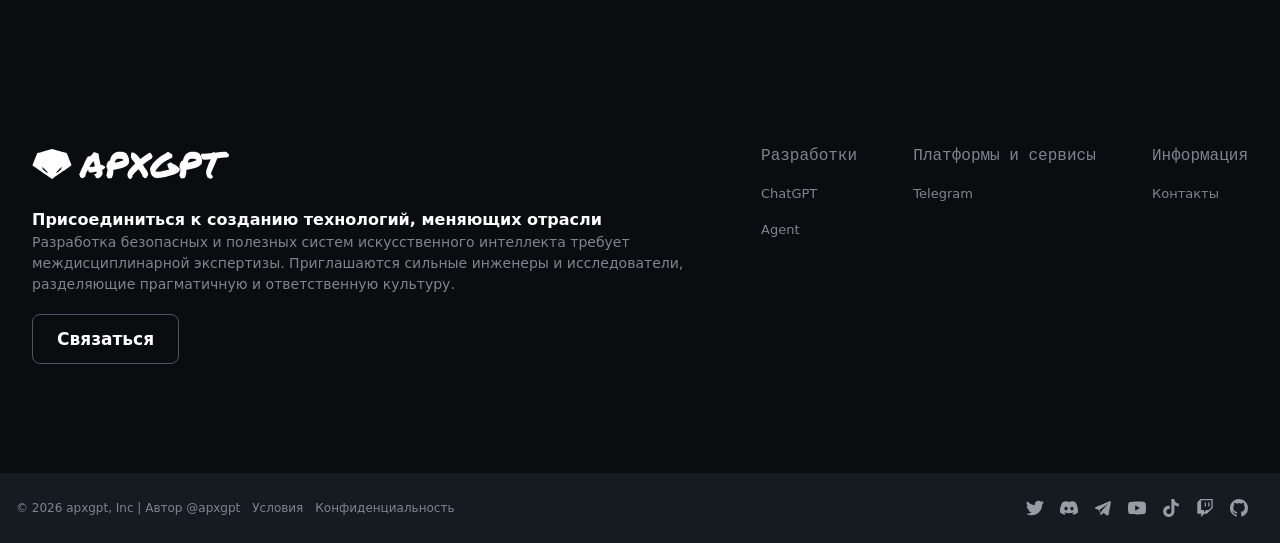
<file: ru/tos/index.html>
<!DOCTYPE html><html lang="en"><head><meta charSet="utf-8"/><meta name="viewport" content="width=device-width, initial-scale=1"/><link rel="preload" href="/_next/static/media/612bd71aa396cae6-s.p.0y-3ea_6ee5g5.woff2" as="font" crossorigin="" type="font/woff2"/><link rel="stylesheet" href="/_next/static/chunks/0eyrbq-ws9el-.css" data-precedence="next"/><link rel="stylesheet" href="/_next/static/chunks/3q1jnt1mzikx0.css" data-precedence="next"/><link rel="preload" as="script" fetchPriority="low" href="/_next/static/chunks/0a1gboz92241g.js"/><script src="/_next/static/chunks/12ng9y1xmtxdd.js" async=""></script><script src="/_next/static/chunks/2cya-h6pss2j9.js" async=""></script><script src="/_next/static/chunks/3w4o9hklow6fg.js" async=""></script><script src="/_next/static/chunks/turbopack-2u-mf2t0_rcni.js" async=""></script><script src="/_next/static/chunks/05-c3ty_6dwfk.js" async=""></script><script src="/_next/static/chunks/14mrh2-p_w84d.js" async=""></script><script src="/_next/static/chunks/3e0afwplf90z4.js" async=""></script><script src="/_next/static/chunks/417xt7o-_xp6f.js" async=""></script><script src="/_next/static/chunks/0uuqouyvovkws.js" async=""></script><script src="/_next/static/chunks/3sjrrxj4h_g0a.js" async=""></script><script src="/_next/static/chunks/3zw-fu-46hokt.js" async=""></script><script src="/_next/static/chunks/0br_f23o85n_d.js" async=""></script><script src="/_next/static/chunks/1b0kgzo0_mpsv.js" async=""></script><meta name="next-size-adjust" content=""/><title>Условия использования — APX</title><meta name="description" content="Условия использования платформы APX. Правила доступа и использования сервисов."/><meta name="author" content="APXGPT"/><meta name="creator" content="APXGPT"/><meta name="publisher" content="APXGPT"/><meta name="robots" content="index, follow, max-image-preview:large, max-snippet:-1"/><link rel="canonical" href="https://apxgpt.com/ru/tos/"/><link rel="alternate" hrefLang="ru" href="https://apxgpt.com/ru/tos/"/><link rel="alternate" hrefLang="en" href="https://apxgpt.com/en/tos/"/><link rel="alternate" hrefLang="zh" href="https://apxgpt.com/zh/tos/"/><meta property="og:title" content="Условия использования — APX"/><meta property="og:description" content="Условия использования платформы APX. Правила доступа и использования сервисов."/><meta property="og:url" content="https://apxgpt.com/ru/tos/"/><meta property="og:site_name" content="APX — AI Platform"/><meta property="og:locale" content="ru_RU"/><meta property="og:locale:alternate" content="en_US"/><meta property="og:locale:alternate" content="zh_CN"/><meta property="og:type" content="website"/><meta name="twitter:card" content="summary_large_image"/><meta name="twitter:title" content="Условия использования — APX"/><meta name="twitter:description" content="Условия использования платформы APX. Правила доступа и использования сервисов."/><link rel="icon" href="/favicon.ico?favicon.2wsulhs5cn2k4.ico" sizes="32x32" type="image/x-icon"/><script src="/_next/static/chunks/0cz1d0mv5g_q7.js" noModule=""></script></head><body><div hidden=""><!--$--><!--/$--></div><canvas class="fixed inset-0 pointer-events-none z-0" style="opacity:1"></canvas><canvas class="fixed inset-0 pointer-events-none z-0" aria-hidden="true"></canvas><div class="custom-cursor" aria-hidden="true"></div><main class="site-content overflow-x-clip"><div class="relative z-50"><div class="absolute"></div></div><script type="application/ld+json">{"@context":"https://schema.org","@type":"Organization","name":"APXGPT","url":"https://apxgpt.com","logo":"https://apxgpt.com/assets/brand/avatar.png","description":"APX — инженерная платформа для проектирования и внедрения систем искусственного интеллекта.","sameAs":["https://github.com/machinegpt","https://twitter.com/machinegpt","https://t.me/+xI1GzIsXQMw0MmMy"],"contactPoint":{"@type":"ContactPoint","email":"support@apxgpt.com","contactType":"customer service"}}</script><script type="application/ld+json">{"@context":"https://schema.org","@type":"WebSite","name":"APX — Искусственный интеллект для бизнеса","url":"https://apxgpt.com/ru","potentialAction":{"@type":"SearchAction","target":"https://apxgpt.com/search?q={search_term_string}","query-input":"required name=search_term_string"}}</script><div style="opacity:0;transform:translateY(10px)"><div class="overflow-hidden"><div class="max-w-[760px] mx-auto relative z-[2]"><article class="flex my-8 md:my-16 sm:my-12 relative text-left flex-col px-4"><div class="py-3 mb-2 flex flex-col text-[#7d8590]"><h1 class="mb-4 lg:text-5xl md:text-4xl text-3xl font-bold text-white leading-tight">Условия использования APX</h1><p class="mb-6 md:text-lg text-[15px] text-[#9ba3af]">Дата вступления в силу: 18 февраля 2024</p><p class="mb-4 md:text-lg text-[15px] leading-7">Добро пожаловать в APX, платформу для работы с ИИ-чатами, доступную на сайте https://apxgpt.com.</p><p class="mb-4 md:text-lg text-[15px] leading-7">Эти Условия использования регулируют доступ к сайту и сервисам APX. Используя сайт, вы соглашаетесь с этими Условиями и Политикой конфиденциальности.</p><section class="mb-4"><h2 class="mb-2 text-white md:text-xl text-lg font-semibold">1<!-- -->. <!-- -->Право использования</h2><p class="md:text-lg text-[15px] leading-7 whitespace-pre-line">После покупки пакета APX вы получаете право скачать и использовать код для доступа к административной панели APX. При этом запрещается перепродавать, распространять или передавать этот код третьим лицам без явного разрешения APX.</p></section><section class="mb-4"><h2 class="mb-2 text-white md:text-xl text-lg font-semibold">2<!-- -->. <!-- -->Пользовательские данные</h2><p class="md:text-lg text-[15px] leading-7 whitespace-pre-line">Мы можем собирать персональные данные, включая имя, адрес электронной почты и платежную информацию, как описано в Политике конфиденциальности. Эти данные используются для предоставления и улучшения сервисов, обработки транзакций и связи с вами.</p></section><section class="mb-4"><h2 class="mb-2 text-white md:text-xl text-lg font-semibold">3<!-- -->. <!-- -->Неперсональные данные и cookies</h2><p class="md:text-lg text-[15px] leading-7 whitespace-pre-line">Сайт может использовать cookies для улучшения пользовательского опыта, анализа использования сайта и поддержки отдельных функций. Используя сайт, вы соглашаетесь с применением cookies в соответствии с Политикой конфиденциальности.</p></section><section class="mb-4"><h2 class="mb-2 text-white md:text-xl text-lg font-semibold">4<!-- -->. <!-- -->Использование сайта</h2><p class="md:text-lg text-[15px] leading-7 whitespace-pre-line">Вы обязуетесь использовать сайт только в законных целях и таким образом, чтобы не нарушать права других лиц и не ограничивать их возможность пользоваться сайтом. Запрещены домогательства, оскорбительные материалы и действия, нарушающие нормальную работу сайта.</p></section><section class="mb-4"><h2 class="mb-2 text-white md:text-xl text-lg font-semibold">5<!-- -->. <!-- -->Применимое право</h2><p class="md:text-lg text-[15px] leading-7 whitespace-pre-line">Эти Условия регулируются и толкуются в соответствии с законодательством США без учета норм о конфликте законов.</p></section><section class="mb-4"><h2 class="mb-2 text-white md:text-xl text-lg font-semibold">6<!-- -->. <!-- -->Изменения условий</h2><p class="md:text-lg text-[15px] leading-7 whitespace-pre-line">Мы можем изменять эти Условия в любое время. О существенных изменениях пользователи могут быть уведомлены по электронной почте. Продолжение использования сайта после изменений означает согласие с обновленными Условиями.</p></section><section class="mb-4"><h2 class="mb-2 text-white md:text-xl text-lg font-semibold">7<!-- -->. <!-- -->Контакты</h2><p class="md:text-lg text-[15px] leading-7 whitespace-pre-line">Если у вас есть вопросы об этих Условиях, напишите нам: support@apxgpt.com.</p></section><p class="mt-2 md:text-lg text-[15px] leading-7">Используя сайт, вы подтверждаете, что прочитали эти Условия использования и соглашаетесь соблюдать их.</p></div></article></div></div><!--$--><!--/$--></div><footer class="footer relative pt-14 break-words"><div class="max-w-[1280px] mx-auto relative z-[2] overflow-hidden"><div class="flex flex-col lg:flex-row py-10 mb-8 space-x-6 px-4" style="opacity:0;transform:translateY(20px)"><div class="mb-12 px-4"><a href="https://github.com/apxgpt" target="_blank" rel="noreferrer" class="color-fg-default d-inline-block text-white text-4xl flex items-center" style="font-weight:800"><svg aria-hidden="true" height="30" fill="currentColor" viewBox="0 0 26 19.956" version="1.1" width="40" data-view-component="true" class=""><path d="M 12.39 0.159 C 11.859 0.31 11.1 0.522 9.443 0.986 C 9.043 1.097 8.597 1.222 8.455 1.262 C 8.184 1.339 5.018 2.225 3.854 2.55 C 3.484 2.654 3.176 2.743 3.171 2.748 C 3.164 2.756 1.614 6.694 1.256 7.616 C 1.113 7.983 0.254 10.173 0.117 10.521 C 0.012 10.784 -0.012 10.859 0.005 10.875 C 0.015 10.886 0.254 11.055 0.536 11.251 C 1.19 11.707 1.924 12.219 4.604 14.093 C 5.125 14.458 5.746 14.891 5.985 15.059 C 6.402 15.35 6.91 15.705 8.263 16.649 C 8.604 16.887 9.342 17.403 9.903 17.796 C 10.466 18.188 11.214 18.712 11.569 18.96 C 11.924 19.208 12.39 19.532 12.604 19.683 C 12.818 19.834 12.997 19.956 13.001 19.956 C 13.004 19.956 13.461 19.638 14.017 19.251 C 16.338 17.629 16.664 17.401 17.647 16.713 C 18.752 15.941 19.817 15.198 20.518 14.707 C 20.758 14.54 21.384 14.103 21.908 13.736 C 22.434 13.369 23.187 12.844 23.582 12.566 C 23.979 12.289 24.679 11.8 25.139 11.479 C 25.6 11.158 25.987 10.886 25.997 10.875 C 26.013 10.859 25.97 10.736 25.802 10.312 C 25.685 10.012 25.406 9.301 25.181 8.73 C 24.788 7.722 24.617 7.287 24.378 6.679 C 24.314 6.518 23.942 5.569 23.551 4.571 C 23.159 3.573 22.836 2.753 22.831 2.749 C 22.822 2.741 22.042 2.52 20.301 2.034 C 20.024 1.957 18.276 1.467 16.415 0.946 C 14.553 0.425 13.013 -0.002 12.991 0 C 12.969 0 12.698 0.072 12.39 0.159 Z  M 10.55 15.867 C 10.494 15.876 10.25 15.822 10.064 15.762 C 9.858 15.693 9.364 15.454 9.1 15.293 C 8.698 15.05 8.286 14.756 7.911 14.446 C 7.656 14.237 7.141 13.709 7.019 13.537 C 6.843 13.286 6.829 13.247 6.672 12.52 C 6.593 12.157 6.525 11.846 6.52 11.827 C 6.515 11.809 7.425 12.71 8.545 13.828 C 10.049 15.33 10.573 15.864 10.55 15.867 Z  M 19.432 12.062 C 19.4 12.201 19.34 12.479 19.298 12.681 C 19.196 13.157 19.179 13.214 19.11 13.337 C 18.926 13.669 18.454 14.16 17.885 14.612 C 17.096 15.238 16.177 15.74 15.628 15.846 C 15.556 15.859 15.477 15.871 15.454 15.871 C 15.42 15.871 15.809 15.474 17.446 13.836 C 18.564 12.718 19.48 11.805 19.484 11.807 C 19.485 11.81 19.462 11.924 19.432 12.062 Z"></path></svg> <span class="ml-2 permanent_marker_7039a788-module__f14zbG__className">APXGPT</span></a><div class="text-white"><h2 class="mt-6 font-semibold">Присоединиться к созданию технологий, меняющих отрасли</h2><p class="text-[14px] text-[#7d8590] mb-8">Разработка безопасных и полезных систем искусственного интеллекта требует междисциплинарной экспертизы. Приглашаются сильные инженеры и исследователи, разделяющие прагматичную и ответственную культуру.</p><a href="https://t.me/machinegpt" target="_blank" rel="noreferrer" class="mb-10 px-6 py-3.5 text-[17px] font-semibold border border-gray-600 rounded-lg hover:border hover:border-[#1f6feb] transition ease-in duration-200">Связаться</a></div></div><div class="lg:flex w-full justify-between grid md:grid-cols-4 grid-cols-2 gap-6 px-4"><div class="text-[#7d8590]"><h2 class="font-medium mb-4 font-mono">Разработки</h2><ul class="text-[13px]"><a href="https://sharedchat.fun" target="_blank" rel="noopener noreferrer" class="hover:text-[#1f6feb] hover:underline"><li class="mb-4">ChatGPT</li></a><a href="https://github.com/machinegpt/agent" target="_blank" rel="noopener noreferrer" class="hover:text-[#1f6feb] hover:underline"><li class="mb-4">Agent</li></a></ul></div><div class="text-[#7d8590]"><h2 class="font-medium mb-4 font-mono">Платформы и сервисы</h2><ul class="text-[13px]"><a href="https://t.me/+xI1GzIsXQMw0MmMy" target="_blank" rel="noopener noreferrer" class="hover:text-[#1f6feb] hover:underline"><li class="mb-4">Telegram</li></a></ul></div><div class="text-[#7d8590]"><h2 class="font-medium mb-4 font-mono">Информация</h2><ul class="text-[13px]"><a href="mailto:support@machinegpt.org" target="_blank" rel="noopener noreferrer" class="hover:text-[#1f6feb] hover:underline"><li class="mb-4">Контакты</li></a></ul></div></div></div></div><div class="bg-[#161b22]" style="opacity:0;transform:translateY(20px)"><div class="max-w-[1280px] mx-auto text-[12px] md:flex flex-row-reverse py-6 justify-between items-center px-4"><ul class="flex items-center max-md:mb-4"><li class="mr-4"><a href="https://twitter.com/machinegpt" target="_blank" rel="noopener noreferrer"><img alt="Twitter&#x27;s Icon" loading="lazy" width="18" height="22" decoding="async" data-nimg="1" class="d-block w-[18px] h-[22px]" style="color:transparent" src="/assets/icons/footer/twitter.svg"/></a></li><li class="mr-4"><a href="https://discord.gg/qhNMVCrPVj" target="_blank" rel="noopener noreferrer"><img alt="Discord&#x27;s Icon" loading="lazy" width="18" height="22" decoding="async" data-nimg="1" class="d-block w-[18px] h-[22px]" style="color:transparent" src="/assets/icons/footer/discord.svg"/></a></li><li class="mr-4"><a href="https://t.me/+xI1GzIsXQMw0MmMy" target="_blank" rel="noopener noreferrer"><img alt="Telegram&#x27;s Icon" loading="lazy" width="18" height="22" decoding="async" data-nimg="1" class="d-block w-[18px] h-[22px]" style="color:transparent" src="/assets/icons/footer/telegram.svg"/></a></li><li class="mr-4"><a href="https://www.youtube.com/@machinsoft" target="_blank" rel="noopener noreferrer"><img alt="YouTube&#x27;s Icon" loading="lazy" width="18" height="22" decoding="async" data-nimg="1" class="d-block w-[18px] h-[22px]" style="color:transparent" src="/assets/icons/footer/youtube.svg"/></a></li><li class="mr-4"><a href="https://www.tiktok.com/@machinsoft" target="_blank" rel="noopener noreferrer"><img alt="TikTok&#x27;s Icon" loading="lazy" width="18" height="22" decoding="async" data-nimg="1" class="d-block w-[18px] h-[22px]" style="color:transparent" src="/assets/icons/footer/tiktok.svg"/></a></li><li class="mr-4"><a href="https://www.twitch.tv/machinsoft" target="_blank" rel="noopener noreferrer"><img alt="Twitch&#x27;s Icon" loading="lazy" width="18" height="22" decoding="async" data-nimg="1" class="d-block w-[18px] h-[22px]" style="color:transparent" src="/assets/icons/footer/twitch.svg"/></a></li><li class="mr-4"><a href="https://github.com/machinegpt" target="_blank" rel="noopener noreferrer"><img alt="GitHub&#x27;s Icon" loading="lazy" width="18" height="22" decoding="async" data-nimg="1" class="d-block w-[18px] h-[22px]" style="color:transparent" src="/assets/icons/footer/github-mark.svg"/></a></li></ul><ul class="flex items-center mb-4 sm:mb-0 text-[#7d8590] flex-wrap"><li class="mr-3">© 2026 apxgpt, Inc | Автор<!-- --> <a href="https://github.com/apxgpt" target="_blank" rel="noreferrer" class="transition ease-in duration-100 hover:text-[#1f6feb] hover:underline">@apxgpt</a></li><li class="mr-3"><a href="/ru/tos" class="transition ease-in duration-100 hover:text-[#1f6feb] hover:underline">Условия</a></li><li class="mr-3"><a href="/ru/privacy-policy" class="transition ease-in duration-100 hover:text-[#1f6feb] hover:underline">Конфиденциальность</a></li></ul></div></div></footer></main><script src="/_next/static/chunks/0a1gboz92241g.js" id="_R_" async=""></script><script>(self.__next_f=self.__next_f||[]).push([0])</script><script>self.__next_f.push([1,"1:\"$Sreact.fragment\"\n2:I[84984,[\"/_next/static/chunks/05-c3ty_6dwfk.js\",\"/_next/static/chunks/14mrh2-p_w84d.js\",\"/_next/static/chunks/3e0afwplf90z4.js\"],\"MatrixRain\"]\n3:I[38115,[\"/_next/static/chunks/05-c3ty_6dwfk.js\",\"/_next/static/chunks/14mrh2-p_w84d.js\",\"/_next/static/chunks/3e0afwplf90z4.js\"],\"default\"]\n4:I[34802,[\"/_next/static/chunks/05-c3ty_6dwfk.js\",\"/_next/static/chunks/14mrh2-p_w84d.js\",\"/_next/static/chunks/3e0afwplf90z4.js\"],\"default\"]\n5:I[39756,[\"/_next/static/chunks/05-c3ty_6dwfk.js\",\"/_next/static/chunks/14mrh2-p_w84d.js\",\"/_next/static/chunks/3e0afwplf90z4.js\"],\"default\"]\n6:I[37457,[\"/_next/static/chunks/05-c3ty_6dwfk.js\",\"/_next/static/chunks/14mrh2-p_w84d.js\",\"/_next/static/chunks/3e0afwplf90z4.js\"],\"default\"]\n7:I[29306,[\"/_next/static/chunks/05-c3ty_6dwfk.js\",\"/_next/static/chunks/14mrh2-p_w84d.js\",\"/_next/static/chunks/3e0afwplf90z4.js\",\"/_next/static/chunks/417xt7o-_xp6f.js\",\"/_next/static/chunks/0uuqouyvovkws.js\",\"/_next/static/chunks/3sjrrxj4h_g0a.js\"],\"default\"]\na:I[97367,[\"/_next/static/chunks/05-c3ty_6dwfk.js\",\"/_next/static/chunks/14mrh2-p_w84d.js\",\"/_next/static/chunks/3e0afwplf90z4.js\"],\"OutletBoundary\"]\nb:\"$Sreact.suspense\"\ne:I[97367,[\"/_next/static/chunks/05-c3ty_6dwfk.js\",\"/_next/static/chunks/14mrh2-p_w84d.js\",\"/_next/static/chunks/3e0afwplf90z4.js\"],\"ViewportBoundary\"]\n10:I[97367,[\"/_next/static/chunks/05-c3ty_6dwfk.js\",\"/_next/static/chunks/14mrh2-p_w84d.js\",\"/_next/static/chunks/3e0afwplf90z4.js\"],\"MetadataBoundary\"]\n12:I[68027,[\"/_next/static/chunks/05-c3ty_6dwfk.js\",\"/_next/static/chunks/14mrh2-p_w84d.js\",\"/_next/static/chunks/3e0afwplf90z4.js\"],\"default\",1]\n:HL[\"/_next/static/chunks/0eyrbq-ws9el-.css\",\"style\"]\n:HL[\"/_next/static/chunks/3q1jnt1mzikx0.css\",\"style\"]\n:HL[\"/_next/static/media/612bd71aa396cae6-s.p.0y-3ea_6ee5g5.woff2\",\"font\",{\"crossOrigin\":\"\",\"type\":\"font/woff2\"}]\n"])</script><script>self.__next_f.push([1,"0:{\"P\":null,\"c\":[\"\",\"ru\",\"tos\",\"\"],\"q\":\"\",\"i\":false,\"f\":[[[\"\",{\"children\":[[\"locale\",\"ru\",\"d\",null],{\"children\":[\"tos\",{\"children\":[\"__PAGE__\",{}]}]}]},\"$undefined\",\"$undefined\",16],[[\"$\",\"$1\",\"c\",{\"children\":[[[\"$\",\"link\",\"0\",{\"rel\":\"stylesheet\",\"href\":\"/_next/static/chunks/0eyrbq-ws9el-.css\",\"precedence\":\"next\",\"crossOrigin\":\"$undefined\",\"nonce\":\"$undefined\"}],[\"$\",\"script\",\"script-0\",{\"src\":\"/_next/static/chunks/05-c3ty_6dwfk.js\",\"async\":true,\"nonce\":\"$undefined\"}],[\"$\",\"script\",\"script-1\",{\"src\":\"/_next/static/chunks/14mrh2-p_w84d.js\",\"async\":true,\"nonce\":\"$undefined\"}],[\"$\",\"script\",\"script-2\",{\"src\":\"/_next/static/chunks/3e0afwplf90z4.js\",\"async\":true,\"nonce\":\"$undefined\"}]],[\"$\",\"html\",null,{\"lang\":\"en\",\"children\":[\"$\",\"body\",null,{\"children\":[[\"$\",\"$L2\",null,{}],[\"$\",\"$L3\",null,{}],[\"$\",\"$L4\",null,{}],[\"$\",\"main\",null,{\"className\":\"site-content overflow-x-clip\",\"children\":[[\"$\",\"div\",null,{\"className\":\"relative z-50\",\"children\":[\"$\",\"div\",null,{\"className\":\"absolute\"}]}],[\"$\",\"$L5\",null,{\"parallelRouterKey\":\"children\",\"error\":\"$undefined\",\"errorStyles\":\"$undefined\",\"errorScripts\":\"$undefined\",\"template\":[\"$\",\"$L6\",null,{}],\"templateStyles\":\"$undefined\",\"templateScripts\":\"$undefined\",\"notFound\":[[\"$\",\"$L7\",null,{}],[[\"$\",\"link\",\"0\",{\"rel\":\"stylesheet\",\"href\":\"/_next/static/chunks/3q1jnt1mzikx0.css\",\"precedence\":\"next\",\"crossOrigin\":\"$undefined\",\"nonce\":\"$undefined\"}]]],\"forbidden\":\"$undefined\",\"unauthorized\":\"$undefined\"}]]}]]}]}]]}],{\"children\":[[\"$\",\"$1\",\"c\",{\"children\":[[[\"$\",\"link\",\"0\",{\"rel\":\"stylesheet\",\"href\":\"/_next/static/chunks/3q1jnt1mzikx0.css\",\"precedence\":\"next\",\"crossOrigin\":\"$undefined\",\"nonce\":\"$undefined\"}],[\"$\",\"script\",\"script-0\",{\"src\":\"/_next/static/chunks/3zw-fu-46hokt.js\",\"async\":true,\"nonce\":\"$undefined\"}],[\"$\",\"script\",\"script-1\",{\"src\":\"/_next/static/chunks/0br_f23o85n_d.js\",\"async\":true,\"nonce\":\"$undefined\"}]],\"$L8\"]}],{\"children\":[[\"$\",\"$1\",\"c\",{\"children\":[null,[\"$\",\"$L5\",null,{\"parallelRouterKey\":\"children\",\"error\":\"$undefined\",\"errorStyles\":\"$undefined\",\"errorScripts\":\"$undefined\",\"template\":[\"$\",\"$L6\",null,{}],\"templateStyles\":\"$undefined\",\"templateScripts\":\"$undefined\",\"notFound\":\"$undefined\",\"forbidden\":\"$undefined\",\"unauthorized\":\"$undefined\"}]]}],{\"children\":[[\"$\",\"$1\",\"c\",{\"children\":[\"$L9\",null,[\"$\",\"$La\",null,{\"children\":[\"$\",\"$b\",null,{\"name\":\"Next.MetadataOutlet\",\"children\":\"$@c\"}]}]]}],{},null,false,null]},null,false,\"$@d\"]},null,false,null]},null,false,null],[\"$\",\"$1\",\"h\",{\"children\":[null,[\"$\",\"$Le\",null,{\"children\":\"$Lf\"}],[\"$\",\"div\",null,{\"hidden\":true,\"children\":[\"$\",\"$L10\",null,{\"children\":[\"$\",\"$b\",null,{\"name\":\"Next.Metadata\",\"children\":\"$L11\"}]}]}],[\"$\",\"meta\",null,{\"name\":\"next-size-adjust\",\"content\":\"\"}]]}],false]],\"m\":\"$undefined\",\"G\":[\"$12\",[[\"$\",\"link\",\"0\",{\"rel\":\"stylesheet\",\"href\":\"/_next/static/chunks/0eyrbq-ws9el-.css\",\"precedence\":\"next\",\"crossOrigin\":\"$undefined\",\"nonce\":\"$undefined\"}]]],\"S\":true,\"h\":null,\"s\":\"$undefined\",\"l\":\"$undefined\",\"p\":\"$undefined\",\"d\":\"$undefined\",\"b\":\"RUA3GCFyPcRRx3fCjiC3q\"}\n"])</script><script>self.__next_f.push([1,"13:[]\nd:\"$W13\"\n"])</script><script>self.__next_f.push([1,"9:[\"$\",\"div\",null,{\"className\":\"overflow-hidden\",\"children\":[\"$\",\"div\",null,{\"className\":\"max-w-[760px] mx-auto relative z-[2]\",\"children\":[\"$\",\"article\",null,{\"className\":\"flex my-8 md:my-16 sm:my-12 relative text-left flex-col px-4\",\"children\":[\"$\",\"div\",null,{\"className\":\"py-3 mb-2 flex flex-col text-[#7d8590]\",\"children\":[[\"$\",\"h1\",null,{\"className\":\"mb-4 lg:text-5xl md:text-4xl text-3xl font-bold text-white leading-tight\",\"children\":\"Условия использования APX\"}],[\"$\",\"p\",null,{\"className\":\"mb-6 md:text-lg text-[15px] text-[#9ba3af]\",\"children\":\"Дата вступления в силу: 18 февраля 2024\"}],[[\"$\",\"p\",\"Добро пожаловать в APX, платформу для работы с ИИ-чатами, доступную на сайте https://apxgpt.com.\",{\"className\":\"mb-4 md:text-lg text-[15px] leading-7\",\"children\":\"Добро пожаловать в APX, платформу для работы с ИИ-чатами, доступную на сайте https://apxgpt.com.\"}],[\"$\",\"p\",\"Эти Условия использования регулируют доступ к сайту и сервисам APX. Используя сайт, вы соглашаетесь с этими Условиями и Политикой конфиденциальности.\",{\"className\":\"mb-4 md:text-lg text-[15px] leading-7\",\"children\":\"Эти Условия использования регулируют доступ к сайту и сервисам APX. Используя сайт, вы соглашаетесь с этими Условиями и Политикой конфиденциальности.\"}]],[[\"$\",\"section\",\"Право использования\",{\"className\":\"mb-4\",\"children\":[[\"$\",\"h2\",null,{\"className\":\"mb-2 text-white md:text-xl text-lg font-semibold\",\"children\":[1,\". \",\"Право использования\"]}],[\"$\",\"p\",null,{\"className\":\"md:text-lg text-[15px] leading-7 whitespace-pre-line\",\"children\":\"После покупки пакета APX вы получаете право скачать и использовать код для доступа к административной панели APX. При этом запрещается перепродавать, распространять или передавать этот код третьим лицам без явного разрешения APX.\"}]]}],[\"$\",\"section\",\"Пользовательские данные\",{\"className\":\"mb-4\",\"children\":[[\"$\",\"h2\",null,{\"className\":\"mb-2 text-white md:text-xl text-lg font-semibold\",\"children\":[2,\". \",\"Пользовательские данные\"]}],[\"$\",\"p\",null,{\"className\":\"md:text-lg text-[15px] leading-7 whitespace-pre-line\",\"children\":\"Мы можем собирать персональные данные, включая имя, адрес электронной почты и платежную информацию, как описано в Политике конфиденциальности. Эти данные используются для предоставления и улучшения сервисов, обработки транзакций и связи с вами.\"}]]}],[\"$\",\"section\",\"Неперсональные данные и cookies\",{\"className\":\"mb-4\",\"children\":[[\"$\",\"h2\",null,{\"className\":\"mb-2 text-white md:text-xl text-lg font-semibold\",\"children\":[3,\". \",\"Неперсональные данные и cookies\"]}],[\"$\",\"p\",null,{\"className\":\"md:text-lg text-[15px] leading-7 whitespace-pre-line\",\"children\":\"Сайт может использовать cookies для улучшения пользовательского опыта, анализа использования сайта и поддержки отдельных функций. Используя сайт, вы соглашаетесь с применением cookies в соответствии с Политикой конфиденциальности.\"}]]}],[\"$\",\"section\",\"Использование сайта\",{\"className\":\"mb-4\",\"children\":[[\"$\",\"h2\",null,{\"className\":\"mb-2 text-white md:text-xl text-lg font-semibold\",\"children\":[4,\". \",\"Использование сайта\"]}],[\"$\",\"p\",null,{\"className\":\"md:text-lg text-[15px] leading-7 whitespace-pre-line\",\"children\":\"Вы обязуетесь использовать сайт только в законных целях и таким образом, чтобы не нарушать права других лиц и не ограничивать их возможность пользоваться сайтом. Запрещены домогательства, оскорбительные материалы и действия, нарушающие нормальную работу сайта.\"}]]}],[\"$\",\"section\",\"Применимое право\",{\"className\":\"mb-4\",\"children\":[[\"$\",\"h2\",null,{\"className\":\"mb-2 text-white md:text-xl text-lg font-semibold\",\"children\":[5,\". \",\"Применимое право\"]}],[\"$\",\"p\",null,{\"className\":\"md:text-lg text-[15px] leading-7 whitespace-pre-line\",\"children\":\"Эти Условия регулируются и толкуются в соответствии с законодательством США без учета норм о конфликте законов.\"}]]}],\"$L14\",\"$L15\"],\"$L16\"]}]}]}]}]\n"])</script><script>self.__next_f.push([1,"14:[\"$\",\"section\",\"Изменения условий\",{\"className\":\"mb-4\",\"children\":[[\"$\",\"h2\",null,{\"className\":\"mb-2 text-white md:text-xl text-lg font-semibold\",\"children\":[6,\". \",\"Изменения условий\"]}],[\"$\",\"p\",null,{\"className\":\"md:text-lg text-[15px] leading-7 whitespace-pre-line\",\"children\":\"Мы можем изменять эти Условия в любое время. О существенных изменениях пользователи могут быть уведомлены по электронной почте. Продолжение использования сайта после изменений означает согласие с обновленными Условиями.\"}]]}]\n15:[\"$\",\"section\",\"Контакты\",{\"className\":\"mb-4\",\"children\":[[\"$\",\"h2\",null,{\"className\":\"mb-2 text-white md:text-xl text-lg font-semibold\",\"children\":[7,\". \",\"Контакты\"]}],[\"$\",\"p\",null,{\"className\":\"md:text-lg text-[15px] leading-7 whitespace-pre-line\",\"children\":\"Если у вас есть вопросы об этих Условиях, напишите нам: support@apxgpt.com.\"}]]}]\n16:[\"$\",\"p\",null,{\"className\":\"mt-2 md:text-lg text-[15px] leading-7\",\"children\":\"Используя сайт, вы подтверждаете, что прочитали эти Условия использования и соглашаетесь соблюдать их.\"}]\n"])</script><script>self.__next_f.push([1,"17:I[75696,[\"/_next/static/chunks/05-c3ty_6dwfk.js\",\"/_next/static/chunks/14mrh2-p_w84d.js\",\"/_next/static/chunks/3e0afwplf90z4.js\",\"/_next/static/chunks/3zw-fu-46hokt.js\",\"/_next/static/chunks/0br_f23o85n_d.js\"],\"default\"]\n"])</script><script>self.__next_f.push([1,"8:[\"$\",\"$L17\",null,{\"formats\":\"$undefined\",\"locale\":\"ru\",\"messages\":{\"SEO\":{\"home\":{\"title\":\"APX — Искусственный интеллект для бизнеса | AI-платформа\",\"description\":\"APX — инженерная платформа для проектирования и внедрения систем искусственного интеллекта. ИИ-агенты, аналитика, автоматизация бизнес-процессов для корпораций и стартапов.\",\"keywords\":\"AI, искусственный интеллект, machine learning, deep learning, ИИ для бизнеса, AI агенты, автоматизация, аналитика данных, GPT, нейросети, APX\"},\"privacy\":{\"title\":\"Политика конфиденциальности — APX\",\"description\":\"Политика конфиденциальности платформы APX. Информация о сборе, использовании и защите персональных данных пользователей.\"},\"tos\":{\"title\":\"Условия использования — APX\",\"description\":\"Условия использования платформы APX. Правила доступа и использования сервисов.\"}},\"Hero\":{\"badge\":{\"title\":\"Telegram\",\"tagline\":\"ИИ — не про будущее, а инструмент его создания.\"},\"title\":\"人工智能不是未来，而是创造未来的工具。\",\"subtitle\":\"Искусственный интеллект для тех, кто создает будущее\",\"stackTitle\":\"Технологический стек ↘︎\"},\"Footer\":{\"cta\":{\"title\":\"Присоединиться к созданию технологий, меняющих отрасли\",\"body\":\"Разработка безопасных и полезных систем искусственного интеллекта требует междисциплинарной экспертизы. Приглашаются сильные инженеры и исследователи, разделяющие прагматичную и ответственную культуру.\",\"button\":\"Связаться\"},\"copyright\":\"© {year} apxgpt, Inc | Автор\",\"author\":\"@apxgpt\",\"sections\":{\"developments\":{\"title\":\"Разработки\"},\"platforms_services\":{\"title\":\"Платформы и сервисы\"},\"information\":{\"title\":\"Информация\"}},\"items\":{\"contacts\":\"Контакты\",\"tos\":\"Условия\",\"privacyPolicy\":\"Конфиденциальность\"}},\"IntelligenceWorkspace\":{\"placeholder\":\"Раздел «{tab}» находится в разработке.\",\"notes\":{\"title\":\"Заметки ({tab}) для {name}\",\"placeholder\":\"Напишите заметки...\"},\"tabs\":{\"roadmap\":\"Дорожная карта\",\"terminal\":\"Терминал\",\"output\":\"Вывод\",\"problems\":\"Проблемы\",\"debugConsole\":\"Консоль отладки\"},\"actions\":{\"previousTab\":\"Предыдущая вкладка\",\"nextTab\":\"Следующая вкладка\",\"refreshContent\":\"Обновить содержимое\",\"addFile\":\"Добавить файл\"},\"logs\":{\"deploy\":\"Развертывание\"}},\"Common\":{\"disclaimer\":\"Все исследования проводятся исключительно в рамках закона. Ethical hacking требует письменного согласия владельца системы и профессиональной ответственности.\",\"noData\":\"Данные отсутствуют\",\"untitled\":\"Без названия\",\"langSwitcher\":{\"label\":\"Сменить язык\"},\"languages\":{\"ru\":\"Русский\",\"en\":\"Английский\",\"zh\":\"Китайский\"}},\"NotFound\":{\"eyebrow\":\"APX / 404\",\"title\":\"Страница не найдена\",\"description\":\"Запрошенный адрес не существует, был удалён или перенесён.\",\"primary\":\"На главную\",\"secondary\":\"Связаться с поддержкой\",\"pointsTitle\":\"Что можно сделать\",\"point1\":\"Проверьте адрес страницы и попробуйте снова.\",\"point2\":\"Вернитесь на главную и выберите нужный раздел оттуда.\",\"point3\":\"Если ссылка должна работать, сообщите нам, чтобы мы исправили её.\"},\"Collaboration\":{\"h2\":\"Почему сейчас?\",\"headlineHighlight\":\"Искусственный интеллект перестал быть новинкой — он стал отраслевым стандартом.\",\"headlineRest\":\"Пока рынок обсуждает тренды, можно системно внедрять решения и укреплять конкурентные преимущества.\",\"p1\":\"Компании, внедряющие ИИ, фиксируют рост выручки и эффективности на 10–40% в отдельных направлениях.\",\"p2\":\"Автоматизация на базе ИИ повышает скорость обработки данных и качество принимаемых решений.\",\"p3\":\"Персонализированные ИИ‑инструменты снижают кадровые риски и операционные издержки.\",\"p4\":\"Современные модели решают узкоспециализированные задачи на уровне отраслевых экспертов.\",\"dialog1\":\"Проектирование адаптивных ИИ‑систем под задачи бизнеса с применением проверенных технологий и индустриальных практик.\",\"dialog2\":\"Задействуются лучшие решения экосистемы, технологический стек формируется с учетом целей, ограничений и требований к безопасности.\",\"stackText\":\"Часть технологий, задействованных в работе:\\n\\nGPT-архитектуры (OpenAI, Claude, Mistral, LLaMA, локальные модели)\\n\\nVision-модели (анализ изображений и видео)\\n\\nГолосовые ИИ-ассистенты (TTS/STT)\\n\\nИИ для интерпретации документации, кодов, чертежей\\n\\nАлгоритмы машинного обучения и глубокого обучения\\n\\nАгентные системы (мультимодальные агенты с памятью и контекстом)\\n\\nГенеративные нейросети для текста, кода, изображений\\n\\nВнутренние LLM-решения для работы с закрытыми данными (on-premise)\\n\\nЭтот стек — основа построения масштабируемых и управляемых ИИ‑систем, интегрируемых в корпоративную инфраструктуру.\",\"cta\":{\"checkPR\":\"Посмотреть Pull Request\"}},\"Productivity\":{\"h2\":\"Какие решения?\",\"headlineHighlight\":\"Персональные ИИ‑системы под ключ для корпораций, лидеров отрасли и амбициозных предпринимателей.\",\"headlineRest\":\"Коробочные решения не предлагаются. Разрабатываются частные интеллектуальные агенты, работающие на бизнес — непрерывно, предсказуемо и в масштабах, недоступных человеку.\",\"p\":\"Сегодня рынок — это скорость. Ошибка — это миллион. А интеллект — это капитал. Вчера ИИ был трендом. Сегодня — это инфраструктура управления, прогнозирования и принятия решений. Завтра — те, кто не интегрирует искусственный интеллект в бизнес, будут наблюдать со стороны.\",\"card1\":\"ИИ в логистике — построение оптимальных маршрутов, отслеживание показателей эффективности, автоматическое управление складами.\\n\\nИИ в медицине — интерпретация изображений, поддержка врачебных решений, персонализированное лечение.\",\"card2\":\"ИИ в маркетинге и продажах — генерация креативов, A/B‑тесты в реальном времени, персонализация на уровне клиента.\\n\\nИИ‑ассистенты — автономные агенты, способные брать на себя работу специалистов: юристов, аналитиков, ассистентов, менеджеров.\"},\"Security\":{\"h2\":\"Почему APX?\",\"headlineHighlight\":\"Успешные внедрения обеспечивает команда, которая понимает бизнес‑контекст и строит надёжную ИИ‑архитектуру.\",\"headlineRest\":\"Фокус — на задачах с высокой ценой ошибки, подход — прозрачный, инженерный и предсказуемый.\",\"p1\":\"Кросс‑функциональная экспертиза: инженеры, аналитики, лингвисты, разработчики, архитекторы.\",\"p2\":\"Фокус на высокосложных системных задачах, а не на поверхностной интеграции API.\",\"p3\":\"Фокус на измеримых результатах и понятных метриках эффективности.\",\"p4\":\"Гибкие форматы сотрудничества: от пилота до масштабирования на холдинг.\"},\"CapabilityCollaboration\":{\"intro\":\"Создаются прикладные ИИ‑решения, ориентированные на бизнес‑процессы и измеримые метрики.\",\"badge\":\"Как это работает?\",\"headlineHighlight\":\"Вместо типового тарифа — проектирование и внедрение решения, интегрированного в корпоративную инфраструктуру.\",\"headlineRest\":\"Система становится частью корпоративных процессов и ИТ‑ландшафта.\",\"p\":\"Проводится анализ бизнеса: выявление точек потерь, скрытых резервов эффективности и процессов, требующих интеллектуализации.\\n\\nФормируется техническое задание на ИИ, подбираются алгоритмы, оцениваются масштаб и сроки — исходя из сути задачи, а не шаблона.\\n\\nПроектируется архитектура, обучаются модели, настраиваются интеграции и проводится тестирование в реальных условиях.\\n\\nИИ интегрируется в корпоративную инфраструктуру, конфигурируются интерфейсы, организуется обучение команды.\\n\\nКаждый этап реализуется прозрачно и системно. Это партнёрство с принятием технической и интеллектуальной ответственности за результат. Цель — не «внедрение ради внедрения», а работающая система, которая помогает людям, снижает издержки и открывает новые возможности роста.\"},\"CapabilityProductivity\":{\"intro\":\"APX — инженерная платформа для архитектуры, разработки и стратегий ИИ, создающая решения, меняющие правила игры.\",\"badge\":\"Почему «умных помощников» уже недостаточно?\",\"headlineHighlight\":\"Создаются ИИ‑системы под конкретные бизнес‑задачи.\",\"headlineRest\":\"От автоматизации до построения новых бизнес‑моделей.\",\"p\":\"Вместо общего «помощника» — специализированные агенты, обученные на корпоративных данных и регламентах.\"},\"CapabilityTrust\":{\"intro\":\"Работа ведётся там, где критичны качество, ответственность и масштаб. Задача — не просто автоматизация, а интеллектуальное развитие процессов: прозрачно, поэтапно, с предсказуемой отдачей.\",\"badge\":\"Я хочу инвестировать в ИИ. С чего начать?\",\"headlineHighlight\":\"Цель — инвестиции в технологии, проектирование и внедрение выполняются под ключ.\",\"headlineRest\":\"APX — инженерная платформа исследований и внедрения ИИ.\",\"p\":\"Связаться для обсуждения пилота, целевых метрик и плана масштабирования.\"},\"Globe\":{\"title\":\"Платформа безопасности\",\"totalSupply\":\"Проверено систем: 999,998,148,270,366 тестов\",\"locked\":\"Найдено уязвимостей: 999,880,000,000,000 багов\",\"currentEmission\":\"Активных экспертов: 118,148,270,366 специалистов\",\"noPresale\":\"Без предварительных распределений, налогов, предпродаж и лишней сложности\"},\"Console\":{\"header\":{\"market\":\"Консоль\"},\"welcome\":\"Консоль готова. Введите команду и нажмите Enter...\",\"placeholder\":\"Введите команду...\",\"executing\":\"Выполнение: {command}\"},\"AgentConsole\":{\"examples\":{\"title\":\"Примеры реализуемых решений:\",\"manufacturing\":\"ИИ для управления производством — анализ данных в реальном времени, прогнозирование сбоев, оптимизация цепочек поставок, предотвращение простоев.\",\"finance\":\"ИИ для финансов — риск-менеджмент, предиктивная аналитика, управление инвестициями, автоматизация due diligence.\"},\"editor\":{\"placeholder\":\"Начните писать код...\"},\"actions\":{\"collapse\":\"Свернуть\",\"expandHalf\":\"Расширить на пол-экрана\",\"collapseHint\":\"Свернуть (Esc)\",\"expandHalfHint\":\"Расширить на пол-экрана\"}},\"ASI\":{\"disclaimer\":{\"p1\":\"Платформа объединяет специалистов по кибербезопасности, ethical hacking и penetration testing. Это пространство для обмена опытом, поиска исполнителей для аудита безопасности и обсуждения методов защиты данных.\",\"p2\":\"Услуги: аудит безопасности сайтов и приложений, тестирование на проникновение, анализ уязвимостей, консультации по защите данных, настройка систем безопасности. Все исследования проводятся в рамках закона.\",\"p3\":\"Telegram-сообщество работает как экосистема: обсуждения, кейсы, вакансии и проекты. Платформа открыта для специалистов всех уровней — от начинающих до профессионалов в информационной безопасности.\"}},\"Navbar\":{\"items\":{\"whatWeDo\":\"Какие решения?\",\"whyNow\":\"Почему сейчас?\",\"whyApx\":\"Почему APX?\"}},\"Legal\":{\"tos\":{\"title\":\"Условия использования APX\",\"effectiveDate\":\"Дата вступления в силу: 18 февраля 2024\",\"intro\":[\"Добро пожаловать в APX, платформу для работы с ИИ-чатами, доступную на сайте https://apxgpt.com.\",\"Эти Условия использования регулируют доступ к сайту и сервисам APX. Используя сайт, вы соглашаетесь с этими Условиями и Политикой конфиденциальности.\"],\"sections\":[{\"title\":\"Право использования\",\"body\":\"После покупки пакета APX вы получаете право скачать и использовать код для доступа к административной панели APX. При этом запрещается перепродавать, распространять или передавать этот код третьим лицам без явного разрешения APX.\"},{\"title\":\"Пользовательские данные\",\"body\":\"Мы можем собирать персональные данные, включая имя, адрес электронной почты и платежную информацию, как описано в Политике конфиденциальности. Эти данные используются для предоставления и улучшения сервисов, обработки транзакций и связи с вами.\"},{\"title\":\"Неперсональные данные и cookies\",\"body\":\"Сайт может использовать cookies для улучшения пользовательского опыта, анализа использования сайта и поддержки отдельных функций. Используя сайт, вы соглашаетесь с применением cookies в соответствии с Политикой конфиденциальности.\"},{\"title\":\"Использование сайта\",\"body\":\"Вы обязуетесь использовать сайт только в законных целях и таким образом, чтобы не нарушать права других лиц и не ограничивать их возможность пользоваться сайтом. Запрещены домогательства, оскорбительные материалы и действия, нарушающие нормальную работу сайта.\"},{\"title\":\"Применимое право\",\"body\":\"Эти Условия регулируются и толкуются в соответствии с законодательством США без учета норм о конфликте законов.\"},{\"title\":\"Изменения условий\",\"body\":\"Мы можем изменять эти Условия в любое время. О существенных изменениях пользователи могут быть уведомлены по электронной почте. Продолжение использования сайта после изменений означает согласие с обновленными Условиями.\"},{\"title\":\"Контакты\",\"body\":\"Если у вас есть вопросы об этих Условиях, напишите нам: support@apxgpt.com.\"}],\"closing\":\"Используя сайт, вы подтверждаете, что прочитали эти Условия использования и соглашаетесь соблюдать их.\"},\"privacy\":{\"title\":\"Политика конфиденциальности APX\",\"effectiveDate\":\"Дата вступления в силу: 18 февраля 2024\",\"intro\":[\"Эта Политика конфиденциальности описывает, какие персональные данные получает и собирает APX через сайт https://apxgpt.com и как эти данные используются.\"],\"sections\":[{\"title\":\"Сбор информации\",\"body\":\"Мы можем собирать персональную информацию при взаимодействии с сайтом, включая имя, адрес электронной почты и платежную информацию. Эти данные используются для обработки заказов и отправки уведомлений об обновлениях функций.\"},{\"title\":\"Cookies\",\"body\":\"Помимо персональной информации, сайт может использовать cookies, чтобы улучшать пользовательский опыт и понимать, как используется сайт.\"},{\"title\":\"Использование информации\",\"body\":\"Собранная информация используется только для указанных целей: обработки заказов и информирования об обновлениях. Мы ценим вашу конфиденциальность и не передаем персональную информацию третьим лицам.\"},{\"title\":\"Конфиденциальность детей\",\"body\":\"APX заботится о защите конфиденциальности детей. Мы сознательно не собираем персональную информацию у детей младше 13 лет.\"},{\"title\":\"Обновления политики\",\"body\":\"Мы можем периодически обновлять эту Политику конфиденциальности. При изменениях мы можем уведомить вас по электронной почте и рекомендуем время от времени проверять эту страницу.\"},{\"title\":\"Связаться с нами\",\"body\":\"Если у вас есть вопросы о Политике конфиденциальности, напишите нам: support@apxgpt.com.\"}],\"closing\":\"Использование APX означает ваше согласие с этой Политикой конфиденциальности.\"}},\"Footnotes\":{\"index\":{\"3\":\"[13.08.2025] Завершение 'Математических алгоритмов'\",\"4\":\"[05.01.2025] Завершение 'Веб-сайта'\",\"5\":\"[03.11.2024] Завершение 'Платформы безопасности' Для 'IT-специалистов'\",\"6\":\"[24.08.2025] Разработка 'Функции активации'\",\"7\":\"[02.12.2025] Разработка 'Метода обратного распространения ошибки'\",\"8\":\"[--.--.----] Разработка 'Метода переобучения'\",\"9\":\"[--.--.----] Разработка 'Функции памяти'\",\"10\":\"[--.--.----] Разработка 'Генетического алгоритма'\",\"11\":\"[--.--.----] Разработка 'Нейронной сети'\",\"12\":\"[--.--.----] Разработка 'Искусственной нервной системы'\",\"13\":\"[--.--.----] Разработка 'Обучение в реальном времени'\",\"14\":\"[--.--.----] Разработка 'Системы поиска ошибок'\",\"15\":\"[--.--.----] Разработка 'Приёма разных входных данных'\",\"16\":\"[--.--.----] Разработка 'Симуляции жизни в искусственной среде'\",\"17\":\"[--.--.----] Разработка 'Динамической нейронной архитектуры'\",\"18\":\"[--.--.----] Разработка 'Эмоциональной модели восприятия'\",\"19\":\"[--.--.----] Разработка 'Модели принятия решений в условиях неопределённости'\",\"20\":\"[--.--.----] Разработка 'Когнитивного роста и адаптации'\",\"21\":\"[--.--.----] Разработка 'Многослойной памяти с долговременной привязкой'\",\"22\":\"[--.--.----] Разработка 'Алгоритма распознавания и анализа контекста'\",\"23\":\"[--.--.----] Разработка 'Системы автономного распределения ресурсов'\",\"24\":\"[--.--.----] Разработка 'Архитектуры сетевой самоорганизации'\",\"25\":\"[--.--.----] Разработка 'Распределённой системы саморазвития'\",\"26\":\"[--.--.----] Разработка 'Управления в условиях ограниченных ресурсов'\",\"27\":\"[--.--.----] Разработка 'Системы саморемонтирующегося кода'\",\"28\":\"[--.--.----] Разработка 'Алгоритмов анализа временных последовательностей'\",\"29\":\"[--.--.----] Разработка 'Системы многоуровневой эмпатии'\",\"30\":\"[--.--.----] Разработка 'Симуляции взаимодействий с внешней средой'\",\"31\":\"[--.--.----] Разработка 'Алгоритмов прогнозирования поведения'\",\"32\":\"[--.--.----] Разработка 'Адаптации к непредсказуемым сценариям'\",\"33\":\"[--.--.----] Разработка 'Взаимодействия с коллективным интеллектом'\",\"34\":\"[--.--.----] Разработка 'Модели самопознания искусственного интеллекта'\",\"35\":\"[--.--.----] Разработка 'Метода полного самообучения'\",\"36\":\"[--.--.----] Разработка 'Остальных функций в будущем'\",\"37\":\"[--.--.----] ---------- '...'\",\"38\":\"[--.--.----] Разработка 'Интеграции с биологическими системами'\"}}},\"now\":\"$undefined\",\"timeZone\":\"UTC\",\"children\":[\"$L18\",\"$L19\",\"$L1a\",\"$L1b\"]}]\n"])</script><script>self.__next_f.push([1,"1c:I[11719,[\"/_next/static/chunks/05-c3ty_6dwfk.js\",\"/_next/static/chunks/14mrh2-p_w84d.js\",\"/_next/static/chunks/3e0afwplf90z4.js\",\"/_next/static/chunks/3zw-fu-46hokt.js\",\"/_next/static/chunks/0br_f23o85n_d.js\"],\"default\"]\n1d:I[92370,[\"/_next/static/chunks/05-c3ty_6dwfk.js\",\"/_next/static/chunks/14mrh2-p_w84d.js\",\"/_next/static/chunks/3e0afwplf90z4.js\",\"/_next/static/chunks/3zw-fu-46hokt.js\",\"/_next/static/chunks/0br_f23o85n_d.js\",\"/_next/static/chunks/1b0kgzo0_mpsv.js\",\"/_next/static/chunks/3sjrrxj4h_g0a.js\"],\"default\"]\n1e:I[97251,[\"/_next/static/chunks/05-c3ty_6dwfk.js\",\"/_next/static/chunks/14mrh2-p_w84d.js\",\"/_next/static/chunks/3e0afwplf90z4.js\",\"/_next/static/chunks/3zw-fu-46hokt.js\",\"/_next/static/chunks/0br_f23o85n_d.js\"],\"default\"]\n18:[\"$\",\"script\",null,{\"type\":\"application/ld+json\",\"dangerouslySetInnerHTML\":{\"__html\":\"{\\\"@context\\\":\\\"https://schema.org\\\",\\\"@type\\\":\\\"Organization\\\",\\\"name\\\":\\\"APXGPT\\\",\\\"url\\\":\\\"https://apxgpt.com\\\",\\\"logo\\\":\\\"https://apxgpt.com/assets/brand/avatar.png\\\",\\\"description\\\":\\\"APX — инженерная платформа для проектирования и внедрения систем искусственного интеллекта.\\\",\\\"sameAs\\\":[\\\"https://github.com/machinegpt\\\",\\\"https://twitter.com/machinegpt\\\",\\\"https://t.me/+xI1GzIsXQMw0MmMy\\\"],\\\"contactPoint\\\":{\\\"@type\\\":\\\"ContactPoint\\\",\\\"email\\\":\\\"support@apxgpt.com\\\",\\\"contactType\\\":\\\"customer service\\\"}}\"}}]\n19:[\"$\",\"script\",null,{\"type\":\"application/ld+json\",\"dangerouslySetInnerHTML\":{\"__html\":\"{\\\"@context\\\":\\\"https://schema.org\\\",\\\"@type\\\":\\\"WebSite\\\",\\\"name\\\":\\\"APX — Искусственный интеллект для бизнеса\\\",\\\"url\\\":\\\"https://apxgpt.com/ru\\\",\\\"potentialAction\\\":{\\\"@type\\\":\\\"SearchAction\\\",\\\"target\\\":\\\"https://apxgpt.com/search?q={search_term_string}\\\",\\\"query-input\\\":\\\"required name=search_term_string\\\"}}\"}}]\n1a:[\"$\",\"$L1c\",null,{\"children\":[\"$\",\"$L5\",null,{\"parallelRouterKey\":\"children\",\"error\":\"$undefined\",\"errorStyles\":\"$undefined\",\"errorScripts\":\"$undefined\",\"template\":[\"$\",\"$L6\",null,{}],\"templateStyles\":\"$undefined\",\"templateScripts\":\"$undefined\",\"notFound\":[[\"$\",\"$L1d\",null,{}],[]],\"forbidden\":\"$undefined\",\"unauthorized\":\"$undefined\"}]}]\n1b:[\"$\",\"$L1e\",null,{}]\n"])</script><script>self.__next_f.push([1,"f:[[\"$\",\"meta\",\"0\",{\"charSet\":\"utf-8\"}],[\"$\",\"meta\",\"1\",{\"name\":\"viewport\",\"content\":\"width=device-width, initial-scale=1\"}]]\n"])</script><script>self.__next_f.push([1,"1f:I[27201,[\"/_next/static/chunks/05-c3ty_6dwfk.js\",\"/_next/static/chunks/14mrh2-p_w84d.js\",\"/_next/static/chunks/3e0afwplf90z4.js\"],\"IconMark\"]\nc:null\n"])</script><script>self.__next_f.push([1,"11:[[\"$\",\"title\",\"0\",{\"children\":\"Условия использования — APX\"}],[\"$\",\"meta\",\"1\",{\"name\":\"description\",\"content\":\"Условия использования платформы APX. Правила доступа и использования сервисов.\"}],[\"$\",\"meta\",\"2\",{\"name\":\"author\",\"content\":\"APXGPT\"}],[\"$\",\"meta\",\"3\",{\"name\":\"creator\",\"content\":\"APXGPT\"}],[\"$\",\"meta\",\"4\",{\"name\":\"publisher\",\"content\":\"APXGPT\"}],[\"$\",\"meta\",\"5\",{\"name\":\"robots\",\"content\":\"index, follow, max-image-preview:large, max-snippet:-1\"}],[\"$\",\"link\",\"6\",{\"rel\":\"canonical\",\"href\":\"https://apxgpt.com/ru/tos/\"}],[\"$\",\"link\",\"7\",{\"rel\":\"alternate\",\"hrefLang\":\"ru\",\"href\":\"https://apxgpt.com/ru/tos/\"}],[\"$\",\"link\",\"8\",{\"rel\":\"alternate\",\"hrefLang\":\"en\",\"href\":\"https://apxgpt.com/en/tos/\"}],[\"$\",\"link\",\"9\",{\"rel\":\"alternate\",\"hrefLang\":\"zh\",\"href\":\"https://apxgpt.com/zh/tos/\"}],[\"$\",\"meta\",\"10\",{\"property\":\"og:title\",\"content\":\"Условия использования — APX\"}],[\"$\",\"meta\",\"11\",{\"property\":\"og:description\",\"content\":\"Условия использования платформы APX. Правила доступа и использования сервисов.\"}],[\"$\",\"meta\",\"12\",{\"property\":\"og:url\",\"content\":\"https://apxgpt.com/ru/tos/\"}],[\"$\",\"meta\",\"13\",{\"property\":\"og:site_name\",\"content\":\"APX — AI Platform\"}],[\"$\",\"meta\",\"14\",{\"property\":\"og:locale\",\"content\":\"ru_RU\"}],[\"$\",\"meta\",\"15\",{\"property\":\"og:locale:alternate\",\"content\":\"en_US\"}],[\"$\",\"meta\",\"16\",{\"property\":\"og:locale:alternate\",\"content\":\"zh_CN\"}],[\"$\",\"meta\",\"17\",{\"property\":\"og:type\",\"content\":\"website\"}],[\"$\",\"meta\",\"18\",{\"name\":\"twitter:card\",\"content\":\"summary_large_image\"}],[\"$\",\"meta\",\"19\",{\"name\":\"twitter:title\",\"content\":\"Условия использования — APX\"}],[\"$\",\"meta\",\"20\",{\"name\":\"twitter:description\",\"content\":\"Условия использования платформы APX. Правила доступа и использования сервисов.\"}],[\"$\",\"link\",\"21\",{\"rel\":\"icon\",\"href\":\"/favicon.ico?favicon.2wsulhs5cn2k4.ico\",\"sizes\":\"32x32\",\"type\":\"image/x-icon\"}],[\"$\",\"$L1f\",\"22\",{}]]\n"])</script></body></html>
</file>
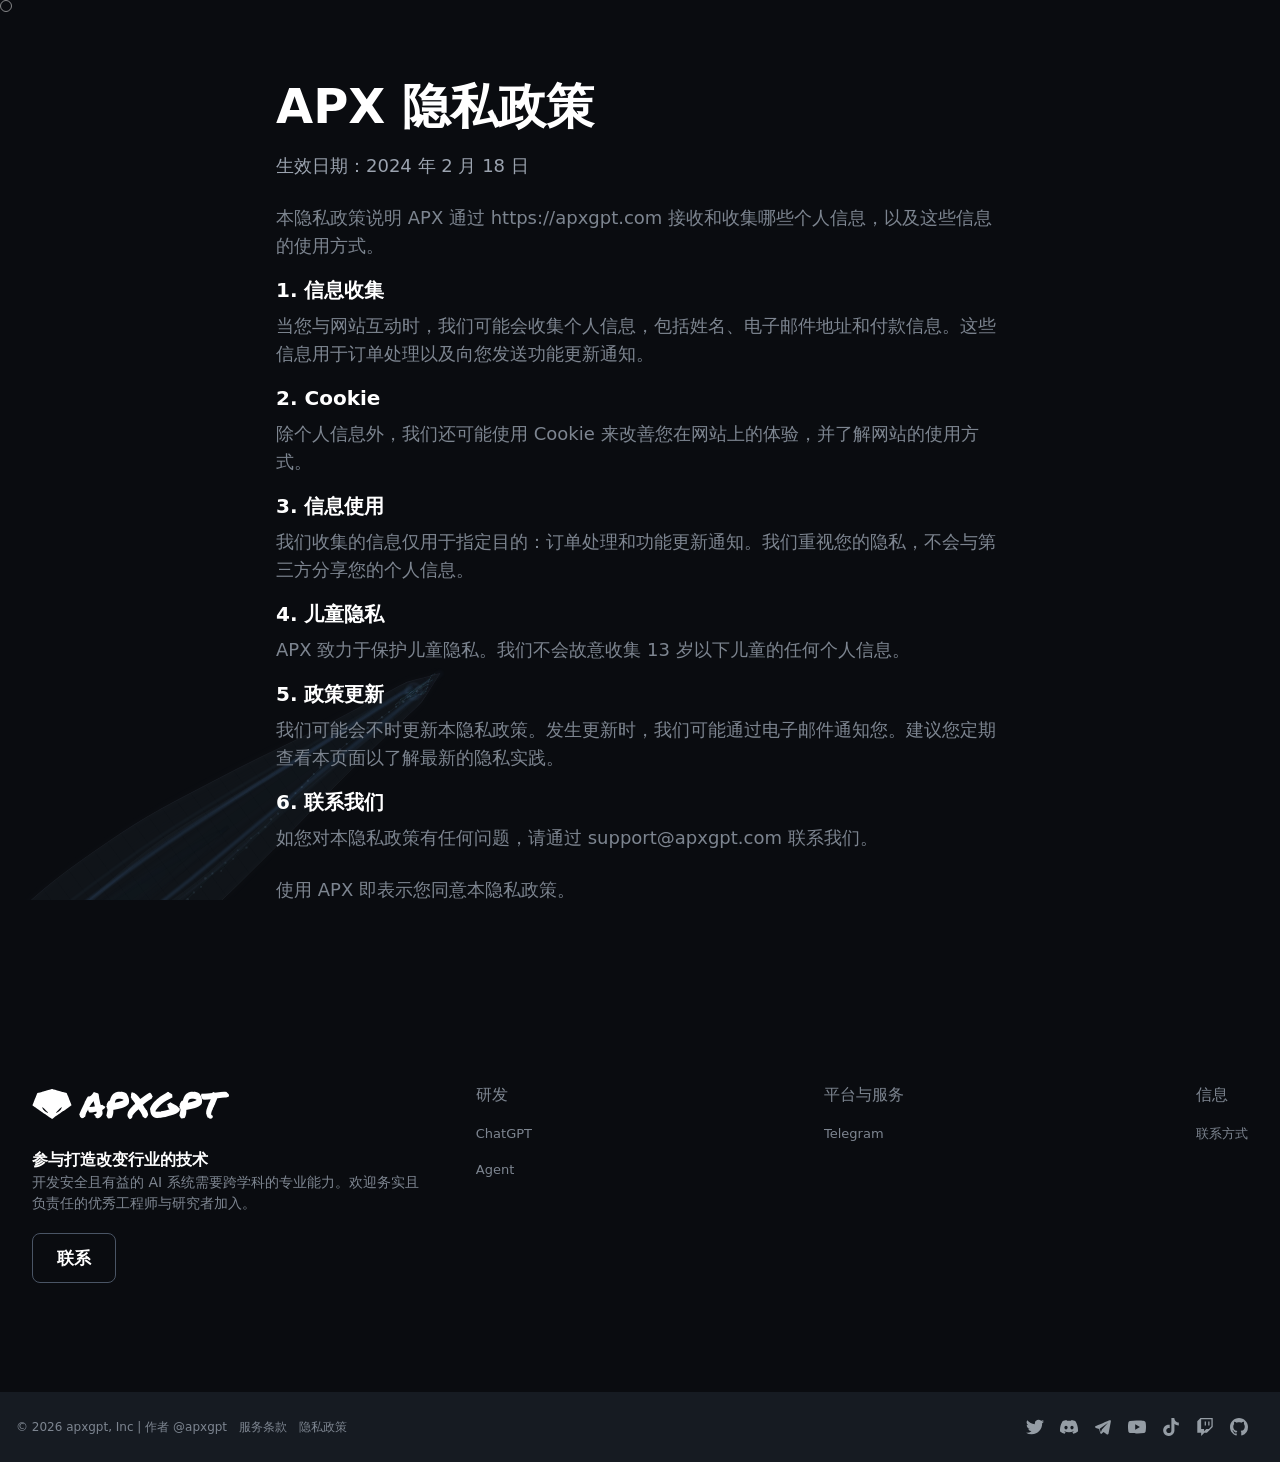
<file: zh/privacy-policy/index.html>
<!DOCTYPE html><html lang="en"><head><meta charSet="utf-8"/><meta name="viewport" content="width=device-width, initial-scale=1"/><link rel="preload" href="/_next/static/media/612bd71aa396cae6-s.p.0y-3ea_6ee5g5.woff2" as="font" crossorigin="" type="font/woff2"/><link rel="stylesheet" href="/_next/static/chunks/0eyrbq-ws9el-.css" data-precedence="next"/><link rel="stylesheet" href="/_next/static/chunks/3q1jnt1mzikx0.css" data-precedence="next"/><link rel="preload" as="script" fetchPriority="low" href="/_next/static/chunks/0a1gboz92241g.js"/><script src="/_next/static/chunks/12ng9y1xmtxdd.js" async=""></script><script src="/_next/static/chunks/2cya-h6pss2j9.js" async=""></script><script src="/_next/static/chunks/3w4o9hklow6fg.js" async=""></script><script src="/_next/static/chunks/turbopack-2u-mf2t0_rcni.js" async=""></script><script src="/_next/static/chunks/05-c3ty_6dwfk.js" async=""></script><script src="/_next/static/chunks/14mrh2-p_w84d.js" async=""></script><script src="/_next/static/chunks/3e0afwplf90z4.js" async=""></script><script src="/_next/static/chunks/417xt7o-_xp6f.js" async=""></script><script src="/_next/static/chunks/0uuqouyvovkws.js" async=""></script><script src="/_next/static/chunks/3sjrrxj4h_g0a.js" async=""></script><script src="/_next/static/chunks/3zw-fu-46hokt.js" async=""></script><script src="/_next/static/chunks/0br_f23o85n_d.js" async=""></script><script src="/_next/static/chunks/1b0kgzo0_mpsv.js" async=""></script><meta name="next-size-adjust" content=""/><title>隐私政策 — APX</title><meta name="description" content="APX 平台隐私政策。关于用户个人数据收集、使用和保护的信息。"/><meta name="author" content="APXGPT"/><meta name="creator" content="APXGPT"/><meta name="publisher" content="APXGPT"/><meta name="robots" content="index, follow, max-image-preview:large, max-snippet:-1"/><link rel="canonical" href="https://apxgpt.com/zh/privacy-policy/"/><link rel="alternate" hrefLang="ru" href="https://apxgpt.com/ru/privacy-policy/"/><link rel="alternate" hrefLang="en" href="https://apxgpt.com/en/privacy-policy/"/><link rel="alternate" hrefLang="zh" href="https://apxgpt.com/zh/privacy-policy/"/><meta property="og:title" content="隐私政策 — APX"/><meta property="og:description" content="APX 平台隐私政策。关于用户个人数据收集、使用和保护的信息。"/><meta property="og:url" content="https://apxgpt.com/zh/privacy-policy/"/><meta property="og:site_name" content="APX — AI Platform"/><meta property="og:locale" content="zh_CN"/><meta property="og:type" content="website"/><meta name="twitter:card" content="summary_large_image"/><meta name="twitter:title" content="隐私政策 — APX"/><meta name="twitter:description" content="APX 平台隐私政策。关于用户个人数据收集、使用和保护的信息。"/><link rel="icon" href="/favicon.ico?favicon.2wsulhs5cn2k4.ico" sizes="32x32" type="image/x-icon"/><script src="/_next/static/chunks/0cz1d0mv5g_q7.js" noModule=""></script></head><body><div hidden=""><!--$--><!--/$--></div><canvas class="fixed inset-0 pointer-events-none z-0" style="opacity:1"></canvas><canvas class="fixed inset-0 pointer-events-none z-0" aria-hidden="true"></canvas><div class="custom-cursor" aria-hidden="true"></div><main class="site-content overflow-x-clip"><div class="relative z-50"><div class="absolute"></div></div><script type="application/ld+json">{"@context":"https://schema.org","@type":"Organization","name":"APXGPT","url":"https://apxgpt.com","logo":"https://apxgpt.com/assets/brand/avatar.png","description":"APX — 用于设计和部署人工智能系统的工程平台。","sameAs":["https://github.com/machinegpt","https://twitter.com/machinegpt","https://t.me/+xI1GzIsXQMw0MmMy"],"contactPoint":{"@type":"ContactPoint","email":"support@apxgpt.com","contactType":"customer service"}}</script><script type="application/ld+json">{"@context":"https://schema.org","@type":"WebSite","name":"APX — 面向企业的人工智能","url":"https://apxgpt.com/zh","potentialAction":{"@type":"SearchAction","target":"https://apxgpt.com/search?q={search_term_string}","query-input":"required name=search_term_string"}}</script><div style="opacity:0;transform:translateY(10px)"><div class="overflow-hidden"><div class="max-w-[760px] mx-auto relative z-[2]"><article class="flex my-8 md:my-16 sm:my-12 relative text-left flex-col px-4"><div class="py-3 mb-2 flex flex-col text-[#7d8590]"><h1 class="mb-4 lg:text-5xl md:text-4xl text-3xl font-bold text-white leading-tight">APX 隐私政策</h1><p class="mb-6 md:text-lg text-[15px] text-[#9ba3af]">生效日期：2024 年 2 月 18 日</p><p class="mb-4 md:text-lg text-[15px] leading-7">本隐私政策说明 APX 通过 https://apxgpt.com 接收和收集哪些个人信息，以及这些信息的使用方式。</p><section class="mb-4"><h2 class="mb-2 text-white md:text-xl text-lg font-semibold">1<!-- -->. <!-- -->信息收集</h2><p class="md:text-lg text-[15px] leading-7 whitespace-pre-line">当您与网站互动时，我们可能会收集个人信息，包括姓名、电子邮件地址和付款信息。这些信息用于订单处理以及向您发送功能更新通知。</p></section><section class="mb-4"><h2 class="mb-2 text-white md:text-xl text-lg font-semibold">2<!-- -->. <!-- -->Cookie</h2><p class="md:text-lg text-[15px] leading-7 whitespace-pre-line">除个人信息外，我们还可能使用 Cookie 来改善您在网站上的体验，并了解网站的使用方式。</p></section><section class="mb-4"><h2 class="mb-2 text-white md:text-xl text-lg font-semibold">3<!-- -->. <!-- -->信息使用</h2><p class="md:text-lg text-[15px] leading-7 whitespace-pre-line">我们收集的信息仅用于指定目的：订单处理和功能更新通知。我们重视您的隐私，不会与第三方分享您的个人信息。</p></section><section class="mb-4"><h2 class="mb-2 text-white md:text-xl text-lg font-semibold">4<!-- -->. <!-- -->儿童隐私</h2><p class="md:text-lg text-[15px] leading-7 whitespace-pre-line">APX 致力于保护儿童隐私。我们不会故意收集 13 岁以下儿童的任何个人信息。</p></section><section class="mb-4"><h2 class="mb-2 text-white md:text-xl text-lg font-semibold">5<!-- -->. <!-- -->政策更新</h2><p class="md:text-lg text-[15px] leading-7 whitespace-pre-line">我们可能会不时更新本隐私政策。发生更新时，我们可能通过电子邮件通知您。建议您定期查看本页面以了解最新的隐私实践。</p></section><section class="mb-4"><h2 class="mb-2 text-white md:text-xl text-lg font-semibold">6<!-- -->. <!-- -->联系我们</h2><p class="md:text-lg text-[15px] leading-7 whitespace-pre-line">如您对本隐私政策有任何问题，请通过 support@apxgpt.com 联系我们。</p></section><p class="mt-2 md:text-lg text-[15px] leading-7">使用 APX 即表示您同意本隐私政策。</p></div></article></div></div><!--$--><!--/$--></div><footer class="footer relative pt-14 break-words"><div class="max-w-[1280px] mx-auto relative z-[2] overflow-hidden"><div class="flex flex-col lg:flex-row py-10 mb-8 space-x-6 px-4" style="opacity:0;transform:translateY(20px)"><div class="mb-12 px-4"><a href="https://github.com/apxgpt" target="_blank" rel="noreferrer" class="color-fg-default d-inline-block text-white text-4xl flex items-center" style="font-weight:800"><svg aria-hidden="true" height="30" fill="currentColor" viewBox="0 0 26 19.956" version="1.1" width="40" data-view-component="true" class=""><path d="M 12.39 0.159 C 11.859 0.31 11.1 0.522 9.443 0.986 C 9.043 1.097 8.597 1.222 8.455 1.262 C 8.184 1.339 5.018 2.225 3.854 2.55 C 3.484 2.654 3.176 2.743 3.171 2.748 C 3.164 2.756 1.614 6.694 1.256 7.616 C 1.113 7.983 0.254 10.173 0.117 10.521 C 0.012 10.784 -0.012 10.859 0.005 10.875 C 0.015 10.886 0.254 11.055 0.536 11.251 C 1.19 11.707 1.924 12.219 4.604 14.093 C 5.125 14.458 5.746 14.891 5.985 15.059 C 6.402 15.35 6.91 15.705 8.263 16.649 C 8.604 16.887 9.342 17.403 9.903 17.796 C 10.466 18.188 11.214 18.712 11.569 18.96 C 11.924 19.208 12.39 19.532 12.604 19.683 C 12.818 19.834 12.997 19.956 13.001 19.956 C 13.004 19.956 13.461 19.638 14.017 19.251 C 16.338 17.629 16.664 17.401 17.647 16.713 C 18.752 15.941 19.817 15.198 20.518 14.707 C 20.758 14.54 21.384 14.103 21.908 13.736 C 22.434 13.369 23.187 12.844 23.582 12.566 C 23.979 12.289 24.679 11.8 25.139 11.479 C 25.6 11.158 25.987 10.886 25.997 10.875 C 26.013 10.859 25.97 10.736 25.802 10.312 C 25.685 10.012 25.406 9.301 25.181 8.73 C 24.788 7.722 24.617 7.287 24.378 6.679 C 24.314 6.518 23.942 5.569 23.551 4.571 C 23.159 3.573 22.836 2.753 22.831 2.749 C 22.822 2.741 22.042 2.52 20.301 2.034 C 20.024 1.957 18.276 1.467 16.415 0.946 C 14.553 0.425 13.013 -0.002 12.991 0 C 12.969 0 12.698 0.072 12.39 0.159 Z  M 10.55 15.867 C 10.494 15.876 10.25 15.822 10.064 15.762 C 9.858 15.693 9.364 15.454 9.1 15.293 C 8.698 15.05 8.286 14.756 7.911 14.446 C 7.656 14.237 7.141 13.709 7.019 13.537 C 6.843 13.286 6.829 13.247 6.672 12.52 C 6.593 12.157 6.525 11.846 6.52 11.827 C 6.515 11.809 7.425 12.71 8.545 13.828 C 10.049 15.33 10.573 15.864 10.55 15.867 Z  M 19.432 12.062 C 19.4 12.201 19.34 12.479 19.298 12.681 C 19.196 13.157 19.179 13.214 19.11 13.337 C 18.926 13.669 18.454 14.16 17.885 14.612 C 17.096 15.238 16.177 15.74 15.628 15.846 C 15.556 15.859 15.477 15.871 15.454 15.871 C 15.42 15.871 15.809 15.474 17.446 13.836 C 18.564 12.718 19.48 11.805 19.484 11.807 C 19.485 11.81 19.462 11.924 19.432 12.062 Z"></path></svg> <span class="ml-2 permanent_marker_7039a788-module__f14zbG__className">APXGPT</span></a><div class="text-white"><h2 class="mt-6 font-semibold">参与打造改变行业的技术</h2><p class="text-[14px] text-[#7d8590] mb-8">开发安全且有益的 AI 系统需要跨学科的专业能力。欢迎务实且负责任的优秀工程师与研究者加入。</p><a href="https://t.me/machinegpt" target="_blank" rel="noreferrer" class="mb-10 px-6 py-3.5 text-[17px] font-semibold border border-gray-600 rounded-lg hover:border hover:border-[#1f6feb] transition ease-in duration-200">联系</a></div></div><div class="lg:flex w-full justify-between grid md:grid-cols-4 grid-cols-2 gap-6 px-4"><div class="text-[#7d8590]"><h2 class="font-medium mb-4 font-mono">研发</h2><ul class="text-[13px]"><a href="https://sharedchat.fun" target="_blank" rel="noopener noreferrer" class="hover:text-[#1f6feb] hover:underline"><li class="mb-4">ChatGPT</li></a><a href="https://github.com/machinegpt/agent" target="_blank" rel="noopener noreferrer" class="hover:text-[#1f6feb] hover:underline"><li class="mb-4">Agent</li></a></ul></div><div class="text-[#7d8590]"><h2 class="font-medium mb-4 font-mono">平台与服务</h2><ul class="text-[13px]"><a href="https://t.me/+xI1GzIsXQMw0MmMy" target="_blank" rel="noopener noreferrer" class="hover:text-[#1f6feb] hover:underline"><li class="mb-4">Telegram</li></a></ul></div><div class="text-[#7d8590]"><h2 class="font-medium mb-4 font-mono">信息</h2><ul class="text-[13px]"><a href="mailto:support@machinegpt.org" target="_blank" rel="noopener noreferrer" class="hover:text-[#1f6feb] hover:underline"><li class="mb-4">联系方式</li></a></ul></div></div></div></div><div class="bg-[#161b22]" style="opacity:0;transform:translateY(20px)"><div class="max-w-[1280px] mx-auto text-[12px] md:flex flex-row-reverse py-6 justify-between items-center px-4"><ul class="flex items-center max-md:mb-4"><li class="mr-4"><a href="https://twitter.com/machinegpt" target="_blank" rel="noopener noreferrer"><img alt="Twitter&#x27;s Icon" loading="lazy" width="18" height="22" decoding="async" data-nimg="1" class="d-block w-[18px] h-[22px]" style="color:transparent" src="/assets/icons/footer/twitter.svg"/></a></li><li class="mr-4"><a href="https://discord.gg/qhNMVCrPVj" target="_blank" rel="noopener noreferrer"><img alt="Discord&#x27;s Icon" loading="lazy" width="18" height="22" decoding="async" data-nimg="1" class="d-block w-[18px] h-[22px]" style="color:transparent" src="/assets/icons/footer/discord.svg"/></a></li><li class="mr-4"><a href="https://t.me/+xI1GzIsXQMw0MmMy" target="_blank" rel="noopener noreferrer"><img alt="Telegram&#x27;s Icon" loading="lazy" width="18" height="22" decoding="async" data-nimg="1" class="d-block w-[18px] h-[22px]" style="color:transparent" src="/assets/icons/footer/telegram.svg"/></a></li><li class="mr-4"><a href="https://www.youtube.com/@machinsoft" target="_blank" rel="noopener noreferrer"><img alt="YouTube&#x27;s Icon" loading="lazy" width="18" height="22" decoding="async" data-nimg="1" class="d-block w-[18px] h-[22px]" style="color:transparent" src="/assets/icons/footer/youtube.svg"/></a></li><li class="mr-4"><a href="https://www.tiktok.com/@machinsoft" target="_blank" rel="noopener noreferrer"><img alt="TikTok&#x27;s Icon" loading="lazy" width="18" height="22" decoding="async" data-nimg="1" class="d-block w-[18px] h-[22px]" style="color:transparent" src="/assets/icons/footer/tiktok.svg"/></a></li><li class="mr-4"><a href="https://www.twitch.tv/machinsoft" target="_blank" rel="noopener noreferrer"><img alt="Twitch&#x27;s Icon" loading="lazy" width="18" height="22" decoding="async" data-nimg="1" class="d-block w-[18px] h-[22px]" style="color:transparent" src="/assets/icons/footer/twitch.svg"/></a></li><li class="mr-4"><a href="https://github.com/machinegpt" target="_blank" rel="noopener noreferrer"><img alt="GitHub&#x27;s Icon" loading="lazy" width="18" height="22" decoding="async" data-nimg="1" class="d-block w-[18px] h-[22px]" style="color:transparent" src="/assets/icons/footer/github-mark.svg"/></a></li></ul><ul class="flex items-center mb-4 sm:mb-0 text-[#7d8590] flex-wrap"><li class="mr-3">© 2026 apxgpt, Inc | 作者<!-- --> <a href="https://github.com/apxgpt" target="_blank" rel="noreferrer" class="transition ease-in duration-100 hover:text-[#1f6feb] hover:underline">@apxgpt</a></li><li class="mr-3"><a href="/zh/tos" class="transition ease-in duration-100 hover:text-[#1f6feb] hover:underline">服务条款</a></li><li class="mr-3"><a href="/zh/privacy-policy" class="transition ease-in duration-100 hover:text-[#1f6feb] hover:underline">隐私政策</a></li></ul></div></div></footer></main><script src="/_next/static/chunks/0a1gboz92241g.js" id="_R_" async=""></script><script>(self.__next_f=self.__next_f||[]).push([0])</script><script>self.__next_f.push([1,"1:\"$Sreact.fragment\"\n2:I[84984,[\"/_next/static/chunks/05-c3ty_6dwfk.js\",\"/_next/static/chunks/14mrh2-p_w84d.js\",\"/_next/static/chunks/3e0afwplf90z4.js\"],\"MatrixRain\"]\n3:I[38115,[\"/_next/static/chunks/05-c3ty_6dwfk.js\",\"/_next/static/chunks/14mrh2-p_w84d.js\",\"/_next/static/chunks/3e0afwplf90z4.js\"],\"default\"]\n4:I[34802,[\"/_next/static/chunks/05-c3ty_6dwfk.js\",\"/_next/static/chunks/14mrh2-p_w84d.js\",\"/_next/static/chunks/3e0afwplf90z4.js\"],\"default\"]\n5:I[39756,[\"/_next/static/chunks/05-c3ty_6dwfk.js\",\"/_next/static/chunks/14mrh2-p_w84d.js\",\"/_next/static/chunks/3e0afwplf90z4.js\"],\"default\"]\n6:I[37457,[\"/_next/static/chunks/05-c3ty_6dwfk.js\",\"/_next/static/chunks/14mrh2-p_w84d.js\",\"/_next/static/chunks/3e0afwplf90z4.js\"],\"default\"]\n7:I[29306,[\"/_next/static/chunks/05-c3ty_6dwfk.js\",\"/_next/static/chunks/14mrh2-p_w84d.js\",\"/_next/static/chunks/3e0afwplf90z4.js\",\"/_next/static/chunks/417xt7o-_xp6f.js\",\"/_next/static/chunks/0uuqouyvovkws.js\",\"/_next/static/chunks/3sjrrxj4h_g0a.js\"],\"default\"]\na:I[97367,[\"/_next/static/chunks/05-c3ty_6dwfk.js\",\"/_next/static/chunks/14mrh2-p_w84d.js\",\"/_next/static/chunks/3e0afwplf90z4.js\"],\"OutletBoundary\"]\nb:\"$Sreact.suspense\"\ne:I[97367,[\"/_next/static/chunks/05-c3ty_6dwfk.js\",\"/_next/static/chunks/14mrh2-p_w84d.js\",\"/_next/static/chunks/3e0afwplf90z4.js\"],\"ViewportBoundary\"]\n10:I[97367,[\"/_next/static/chunks/05-c3ty_6dwfk.js\",\"/_next/static/chunks/14mrh2-p_w84d.js\",\"/_next/static/chunks/3e0afwplf90z4.js\"],\"MetadataBoundary\"]\n12:I[68027,[\"/_next/static/chunks/05-c3ty_6dwfk.js\",\"/_next/static/chunks/14mrh2-p_w84d.js\",\"/_next/static/chunks/3e0afwplf90z4.js\"],\"default\",1]\n:HL[\"/_next/static/chunks/0eyrbq-ws9el-.css\",\"style\"]\n:HL[\"/_next/static/chunks/3q1jnt1mzikx0.css\",\"style\"]\n:HL[\"/_next/static/media/612bd71aa396cae6-s.p.0y-3ea_6ee5g5.woff2\",\"font\",{\"crossOrigin\":\"\",\"type\":\"font/woff2\"}]\n"])</script><script>self.__next_f.push([1,"0:{\"P\":null,\"c\":[\"\",\"zh\",\"privacy-policy\",\"\"],\"q\":\"\",\"i\":false,\"f\":[[[\"\",{\"children\":[[\"locale\",\"zh\",\"d\",null],{\"children\":[\"privacy-policy\",{\"children\":[\"__PAGE__\",{}]}]}]},\"$undefined\",\"$undefined\",16],[[\"$\",\"$1\",\"c\",{\"children\":[[[\"$\",\"link\",\"0\",{\"rel\":\"stylesheet\",\"href\":\"/_next/static/chunks/0eyrbq-ws9el-.css\",\"precedence\":\"next\",\"crossOrigin\":\"$undefined\",\"nonce\":\"$undefined\"}],[\"$\",\"script\",\"script-0\",{\"src\":\"/_next/static/chunks/05-c3ty_6dwfk.js\",\"async\":true,\"nonce\":\"$undefined\"}],[\"$\",\"script\",\"script-1\",{\"src\":\"/_next/static/chunks/14mrh2-p_w84d.js\",\"async\":true,\"nonce\":\"$undefined\"}],[\"$\",\"script\",\"script-2\",{\"src\":\"/_next/static/chunks/3e0afwplf90z4.js\",\"async\":true,\"nonce\":\"$undefined\"}]],[\"$\",\"html\",null,{\"lang\":\"en\",\"children\":[\"$\",\"body\",null,{\"children\":[[\"$\",\"$L2\",null,{}],[\"$\",\"$L3\",null,{}],[\"$\",\"$L4\",null,{}],[\"$\",\"main\",null,{\"className\":\"site-content overflow-x-clip\",\"children\":[[\"$\",\"div\",null,{\"className\":\"relative z-50\",\"children\":[\"$\",\"div\",null,{\"className\":\"absolute\"}]}],[\"$\",\"$L5\",null,{\"parallelRouterKey\":\"children\",\"error\":\"$undefined\",\"errorStyles\":\"$undefined\",\"errorScripts\":\"$undefined\",\"template\":[\"$\",\"$L6\",null,{}],\"templateStyles\":\"$undefined\",\"templateScripts\":\"$undefined\",\"notFound\":[[\"$\",\"$L7\",null,{}],[[\"$\",\"link\",\"0\",{\"rel\":\"stylesheet\",\"href\":\"/_next/static/chunks/3q1jnt1mzikx0.css\",\"precedence\":\"next\",\"crossOrigin\":\"$undefined\",\"nonce\":\"$undefined\"}]]],\"forbidden\":\"$undefined\",\"unauthorized\":\"$undefined\"}]]}]]}]}]]}],{\"children\":[[\"$\",\"$1\",\"c\",{\"children\":[[[\"$\",\"link\",\"0\",{\"rel\":\"stylesheet\",\"href\":\"/_next/static/chunks/3q1jnt1mzikx0.css\",\"precedence\":\"next\",\"crossOrigin\":\"$undefined\",\"nonce\":\"$undefined\"}],[\"$\",\"script\",\"script-0\",{\"src\":\"/_next/static/chunks/3zw-fu-46hokt.js\",\"async\":true,\"nonce\":\"$undefined\"}],[\"$\",\"script\",\"script-1\",{\"src\":\"/_next/static/chunks/0br_f23o85n_d.js\",\"async\":true,\"nonce\":\"$undefined\"}]],\"$L8\"]}],{\"children\":[[\"$\",\"$1\",\"c\",{\"children\":[null,[\"$\",\"$L5\",null,{\"parallelRouterKey\":\"children\",\"error\":\"$undefined\",\"errorStyles\":\"$undefined\",\"errorScripts\":\"$undefined\",\"template\":[\"$\",\"$L6\",null,{}],\"templateStyles\":\"$undefined\",\"templateScripts\":\"$undefined\",\"notFound\":\"$undefined\",\"forbidden\":\"$undefined\",\"unauthorized\":\"$undefined\"}]]}],{\"children\":[[\"$\",\"$1\",\"c\",{\"children\":[\"$L9\",null,[\"$\",\"$La\",null,{\"children\":[\"$\",\"$b\",null,{\"name\":\"Next.MetadataOutlet\",\"children\":\"$@c\"}]}]]}],{},null,false,null]},null,false,\"$@d\"]},null,false,null]},null,false,null],[\"$\",\"$1\",\"h\",{\"children\":[null,[\"$\",\"$Le\",null,{\"children\":\"$Lf\"}],[\"$\",\"div\",null,{\"hidden\":true,\"children\":[\"$\",\"$L10\",null,{\"children\":[\"$\",\"$b\",null,{\"name\":\"Next.Metadata\",\"children\":\"$L11\"}]}]}],[\"$\",\"meta\",null,{\"name\":\"next-size-adjust\",\"content\":\"\"}]]}],false]],\"m\":\"$undefined\",\"G\":[\"$12\",[[\"$\",\"link\",\"0\",{\"rel\":\"stylesheet\",\"href\":\"/_next/static/chunks/0eyrbq-ws9el-.css\",\"precedence\":\"next\",\"crossOrigin\":\"$undefined\",\"nonce\":\"$undefined\"}]]],\"S\":true,\"h\":null,\"s\":\"$undefined\",\"l\":\"$undefined\",\"p\":\"$undefined\",\"d\":\"$undefined\",\"b\":\"RUA3GCFyPcRRx3fCjiC3q\"}\n"])</script><script>self.__next_f.push([1,"13:[]\nd:\"$W13\"\n"])</script><script>self.__next_f.push([1,"9:[\"$\",\"div\",null,{\"className\":\"overflow-hidden\",\"children\":[\"$\",\"div\",null,{\"className\":\"max-w-[760px] mx-auto relative z-[2]\",\"children\":[\"$\",\"article\",null,{\"className\":\"flex my-8 md:my-16 sm:my-12 relative text-left flex-col px-4\",\"children\":[\"$\",\"div\",null,{\"className\":\"py-3 mb-2 flex flex-col text-[#7d8590]\",\"children\":[[\"$\",\"h1\",null,{\"className\":\"mb-4 lg:text-5xl md:text-4xl text-3xl font-bold text-white leading-tight\",\"children\":\"APX 隐私政策\"}],[\"$\",\"p\",null,{\"className\":\"mb-6 md:text-lg text-[15px] text-[#9ba3af]\",\"children\":\"生效日期：2024 年 2 月 18 日\"}],[[\"$\",\"p\",\"本隐私政策说明 APX 通过 https://apxgpt.com 接收和收集哪些个人信息，以及这些信息的使用方式。\",{\"className\":\"mb-4 md:text-lg text-[15px] leading-7\",\"children\":\"本隐私政策说明 APX 通过 https://apxgpt.com 接收和收集哪些个人信息，以及这些信息的使用方式。\"}]],[[\"$\",\"section\",\"信息收集\",{\"className\":\"mb-4\",\"children\":[[\"$\",\"h2\",null,{\"className\":\"mb-2 text-white md:text-xl text-lg font-semibold\",\"children\":[1,\". \",\"信息收集\"]}],[\"$\",\"p\",null,{\"className\":\"md:text-lg text-[15px] leading-7 whitespace-pre-line\",\"children\":\"当您与网站互动时，我们可能会收集个人信息，包括姓名、电子邮件地址和付款信息。这些信息用于订单处理以及向您发送功能更新通知。\"}]]}],[\"$\",\"section\",\"Cookie\",{\"className\":\"mb-4\",\"children\":[[\"$\",\"h2\",null,{\"className\":\"mb-2 text-white md:text-xl text-lg font-semibold\",\"children\":[2,\". \",\"Cookie\"]}],[\"$\",\"p\",null,{\"className\":\"md:text-lg text-[15px] leading-7 whitespace-pre-line\",\"children\":\"除个人信息外，我们还可能使用 Cookie 来改善您在网站上的体验，并了解网站的使用方式。\"}]]}],[\"$\",\"section\",\"信息使用\",{\"className\":\"mb-4\",\"children\":[[\"$\",\"h2\",null,{\"className\":\"mb-2 text-white md:text-xl text-lg font-semibold\",\"children\":[3,\". \",\"信息使用\"]}],[\"$\",\"p\",null,{\"className\":\"md:text-lg text-[15px] leading-7 whitespace-pre-line\",\"children\":\"我们收集的信息仅用于指定目的：订单处理和功能更新通知。我们重视您的隐私，不会与第三方分享您的个人信息。\"}]]}],[\"$\",\"section\",\"儿童隐私\",{\"className\":\"mb-4\",\"children\":[[\"$\",\"h2\",null,{\"className\":\"mb-2 text-white md:text-xl text-lg font-semibold\",\"children\":[4,\". \",\"儿童隐私\"]}],[\"$\",\"p\",null,{\"className\":\"md:text-lg text-[15px] leading-7 whitespace-pre-line\",\"children\":\"APX 致力于保护儿童隐私。我们不会故意收集 13 岁以下儿童的任何个人信息。\"}]]}],[\"$\",\"section\",\"政策更新\",{\"className\":\"mb-4\",\"children\":[[\"$\",\"h2\",null,{\"className\":\"mb-2 text-white md:text-xl text-lg font-semibold\",\"children\":[5,\". \",\"政策更新\"]}],[\"$\",\"p\",null,{\"className\":\"md:text-lg text-[15px] leading-7 whitespace-pre-line\",\"children\":\"我们可能会不时更新本隐私政策。发生更新时，我们可能通过电子邮件通知您。建议您定期查看本页面以了解最新的隐私实践。\"}]]}],[\"$\",\"section\",\"联系我们\",{\"className\":\"mb-4\",\"children\":[[\"$\",\"h2\",null,{\"className\":\"mb-2 text-white md:text-xl text-lg font-semibold\",\"children\":[6,\". \",\"联系我们\"]}],[\"$\",\"p\",null,{\"className\":\"md:text-lg text-[15px] leading-7 whitespace-pre-line\",\"children\":\"如您对本隐私政策有任何问题，请通过 support@apxgpt.com 联系我们。\"}]]}]],[\"$\",\"p\",null,{\"className\":\"mt-2 md:text-lg text-[15px] leading-7\",\"children\":\"使用 APX 即表示您同意本隐私政策。\"}]]}]}]}]}]\n"])</script><script>self.__next_f.push([1,"14:I[75696,[\"/_next/static/chunks/05-c3ty_6dwfk.js\",\"/_next/static/chunks/14mrh2-p_w84d.js\",\"/_next/static/chunks/3e0afwplf90z4.js\",\"/_next/static/chunks/3zw-fu-46hokt.js\",\"/_next/static/chunks/0br_f23o85n_d.js\"],\"default\"]\n"])</script><script>self.__next_f.push([1,"8:[\"$\",\"$L14\",null,{\"formats\":\"$undefined\",\"locale\":\"zh\",\"messages\":{\"SEO\":{\"home\":{\"title\":\"APX — 面向企业的人工智能 | AI 平台\",\"description\":\"APX 是一个用于设计和部署人工智能系统的工程平台。为企业和初创公司提供 AI 智能体、数据分析和业务流程自动化。\",\"keywords\":\"AI, 人工智能, 机器学习, 深度学习, AI商业应用, AI智能体, 自动化, 数据分析, GPT, 神经网络, APX\"},\"privacy\":{\"title\":\"隐私政策 — APX\",\"description\":\"APX 平台隐私政策。关于用户个人数据收集、使用和保护的信息。\"},\"tos\":{\"title\":\"服务条款 — APX\",\"description\":\"APX 平台服务条款。访问和使用服务的规则。\"}},\"Common\":{\"disclaimer\":\"所有研究均在法律框架内进行。道德黑客攻击需要系统所有者的书面同意和专业责任。\",\"noData\":\"无数据\",\"untitled\":\"未命名\",\"langSwitcher\":{\"label\":\"切换语言\"},\"languages\":{\"ru\":\"俄语\",\"en\":\"英语\",\"zh\":\"中文\"}},\"Hero\":{\"badge\":{\"title\":\"Telegram\",\"tagline\":\"AI 不只是未来，它是创造未来的工具。\"},\"title\":\"人工智能不是未来，而是创造未来的工具。\",\"subtitle\":\"面向构建未来的人而生的人工智能\",\"stackTitle\":\"技术栈 ↘︎\"},\"Footer\":{\"sections\":{\"developments\":{\"title\":\"研发\"},\"platforms_services\":{\"title\":\"平台与服务\"},\"information\":{\"title\":\"信息\"}},\"cta\":{\"title\":\"参与打造改变行业的技术\",\"body\":\"开发安全且有益的 AI 系统需要跨学科的专业能力。欢迎务实且负责任的优秀工程师与研究者加入。\",\"button\":\"联系\"},\"copyright\":\"© {year} apxgpt, Inc | 作者\",\"author\":\"@apxgpt\",\"items\":{\"contacts\":\"联系方式\",\"tos\":\"服务条款\",\"privacyPolicy\":\"隐私政策\"}},\"NotFound\":{\"eyebrow\":\"APX / 404\",\"title\":\"页面未找到\",\"description\":\"请求的地址不存在、已被删除或已移动到其他位置。\",\"primary\":\"返回首页\",\"secondary\":\"联系支持\",\"pointsTitle\":\"你可以这样做\",\"point1\":\"检查页面地址后重试。\",\"point2\":\"返回首页并从那里选择需要的部分。\",\"point3\":\"如果某个链接本应可用，请联系我们修复它。\"},\"IntelligenceWorkspace\":{\"placeholder\":\"“{tab}” 分区正在开发中。\",\"notes\":{\"title\":\"备注（{tab}）用于 {name}\",\"placeholder\":\"写下备注…\"},\"tabs\":{\"roadmap\":\"路线图\",\"terminal\":\"终端\",\"output\":\"输出\",\"problems\":\"问题\",\"debugConsole\":\"调试控制台\"},\"actions\":{\"previousTab\":\"上一个标签\",\"nextTab\":\"下一个标签\",\"refreshContent\":\"刷新内容\",\"addFile\":\"添加文件\"},\"logs\":{\"deploy\":\"部署\"}},\"Collaboration\":{\"h2\":\"为什么是现在？\",\"headlineHighlight\":\"人工智能已不再是新鲜事物——它已成为行业标准。\",\"headlineRest\":\"当市场仍在讨论趋势时，可系统化落地方案，强化竞争优势。\",\"p1\":\"采用 AI 的企业在某些领域实现了 10–40% 的营收与效率提升。\",\"p2\":\"基于 AI 的自动化提升了数据处理速度与决策质量。\",\"p3\":\"个性化的 AI 工具降低了人力风险与运营成本。\",\"p4\":\"现代模型能够以行业专家水平解决专业化问题。\",\"dialog1\":\"面向业务目标设计自适应 AI 系统，采用经验证的技术与行业实践。\",\"dialog2\":\"结合生态中的最佳方案，并根据目标、约束与安全要求选择技术栈。\",\"stackText\":\"部分使用的技术：\\n\\nGPT 架构（OpenAI、Claude、Mistral、LLaMA、本地模型）\\n\\n视觉模型（图像与视频分析）\\n\\n语音助手（TTS/STT）\\n\\n用于解读文档、代码、图纸的 AI\\n\\n机器学习与深度学习算法\\n\\n智能体系统（具备记忆与上下文的多模态代理）\\n\\n生成式模型（文本、代码、图像）\\n\\n私有部署的 LLM 方案（本地部署）\\n\\n该技术栈支撑可扩展、可治理的 AI 系统，并可集成至企业基础设施。\",\"cta\":{\"checkPR\":\"查看 Pull Request\"}},\"Productivity\":{\"h2\":\"有哪些解决方案？\",\"headlineHighlight\":\"为企业、行业领军者与创业者打造定制化的 AI 系统。\",\"headlineRest\":\"不售卖现成软件；构建私有智能体，为业务持续稳定地工作，规模远超个人能力。\",\"p\":\"今天的市场比拼速度；错误代价高昂；智能即资本。昨日 AI 是趋势；今日它是管理、预测与决策的基础设施；明天未集成 AI 的企业将被边缘化。\",\"card1\":\"AI 在物流——最优路径、KPI 追踪、仓储自动化。\\n\\nAI 在医疗——影像解读、临床决策支持、个性化治疗。\",\"card2\":\"AI 在市场与销售——创意生成、实时 A/B 测试、客户级个性化。\\n\\nAI 助手——可承担法务、分析、助理、运营等专业工作的自治代理。\"},\"Security\":{\"h2\":\"为什么选择 APX？\",\"headlineHighlight\":\"理解业务语境并构建可靠 AI 架构的团队，才能交付成功的落地。\",\"headlineRest\":\"聚焦高风险场景，方式透明、工程化且可预期。\",\"p1\":\"跨职能专长：工程师、分析师、语言学家、开发者、架构师。\",\"p2\":\"侧重复杂系统性任务，而非表层 API 集成。\",\"p3\":\"关注可度量的结果与清晰的效率指标。\",\"p4\":\"灵活合作模式：从试点到集团级规模化。\"},\"CapabilityCollaboration\":{\"intro\":\"打造面向业务流程与可量化指标的应用型 AI 方案。\",\"badge\":\"如何运作？\",\"headlineHighlight\":\"不是通用套餐，而是集成到企业基础设施内的定制化方案。\",\"headlineRest\":\"系统成为企业流程与 IT 版图的一部分。\",\"p\":\"对业务进行分析：识别损失点、发掘潜在效率与需智能化的流程。\\n\\n制定 AI 技术任务、选型算法、评估规模与周期——基于问题本质而非模板。\\n\\n设计架构、训练模型、配置集成并在真实场景中测试。\\n\\n将 AI 集成到企业基础设施，配置界面并开展培训。\\n\\n各阶段以透明、系统化方式推进。目标不是“为部署而部署”，而是构建真正有效、助力人员、降本增效并创造增长空间的系统。\"},\"CapabilityProductivity\":{\"intro\":\"APX 是用于 AI 架构、工程与策略的工程平台，交付改变游戏规则的解决方案。\",\"badge\":\"为什么“智能助手”已不够？\",\"headlineHighlight\":\"构建面向具体业务目标的 AI 系统。\",\"headlineRest\":\"从自动化到新型商业模式。\",\"p\":\"不是通用“助手”，而是基于企业数据与规程训练的专业智能体。\"},\"CapabilityTrust\":{\"intro\":\"工作聚焦于质量、责任与规模至关重要的场景。目标不止是自动化，而是以透明、分阶段与可预期回报的方式推动智能化演进。\",\"badge\":\"我想投资 AI，从何开始？\",\"headlineHighlight\":\"明确技术投资目标——设计与落地按需完成。\",\"headlineRest\":\"APX 是 AI 研究与落地的工程中心。\",\"p\":\"欢迎联系以探讨试点、目标指标与规模化计划。\"},\"Globe\":{\"title\":\"安全平台\",\"totalSupply\":\"系统审核：999,998,148,270,366 测试\",\"locked\":\"发现漏洞：999,880,000,000,000 缺陷\",\"currentEmission\":\"活跃专家：118,148,270,366 专业人员\",\"noPresale\":\"无预分配、无税费、无预售、无多余复杂性\"},\"ASI\":{\"disclaimer\":{\"p1\":\"平台汇集网络安全专家、道德黑客和渗透测试人员。这是一个分享经验、寻找安全审计承包商和讨论数据保护方法的空间。\",\"p2\":\"服务：网站和应用程序安全审计、渗透测试、漏洞分析、数据保护咨询、安全系统配置。所有研究均在法律框架内进行。\",\"p3\":\"Telegram社区作为一个生态系统运作：讨论、案例研究、职位空缺和项目。平台面向各级专家开放——从初学者到信息安全专业人员。\"}},\"Console\":{\"header\":{\"market\":\"控制台\"},\"welcome\":\"控制台已就绪。输入命令并按回车...\",\"placeholder\":\"输入命令...\",\"executing\":\"正在执行: {command}\"},\"AgentConsole\":{\"examples\":{\"title\":\"正在落地的案例：\",\"manufacturing\":\"用于制造业的人工智能——实时数据分析、故障预测、供应链优化、停机预防。\",\"finance\":\"用于金融的人工智能——风险管理、预测分析、投资管理、尽职调查自动化。\"},\"editor\":{\"placeholder\":\"开始编写代码...\"},\"actions\":{\"collapse\":\"收起\",\"expandHalf\":\"半屏展开\",\"collapseHint\":\"收起 (Esc)\",\"expandHalfHint\":\"半屏展开\"}},\"Navbar\":{\"items\":{\"whatWeDo\":\"有哪些解决方案？\",\"whyNow\":\"为什么是现在？\",\"whyApx\":\"为什么是 APX？\"}},\"Legal\":{\"tos\":{\"title\":\"APX 服务条款\",\"effectiveDate\":\"生效日期：2024 年 2 月 18 日\",\"intro\":[\"欢迎使用 APX，这是一款 AI 聊天平台，可通过 https://apxgpt.com 访问。\",\"本服务条款规范您对本网站及 APX 服务的使用。访问或使用本网站即表示您同意受本条款和隐私政策的约束。\"],\"sections\":[{\"title\":\"使用权\",\"body\":\"购买 APX 套餐后，您将获得下载并使用相关代码以访问 APX 管理面板的权利。您不得在未经 APX 明确许可的情况下转售、再分发或以其他方式将该代码转让给第三方。\"},{\"title\":\"用户数据\",\"body\":\"我们可能会收集个人数据，例如姓名、电子邮件地址和付款信息，具体如隐私政策所述。这些信息用于提供和改进服务、处理交易以及与您沟通。\"},{\"title\":\"非个人数据与 Cookie\",\"body\":\"本网站可能使用 Cookie 来改善用户体验、分析网站使用情况并支持部分功能。使用本网站即表示您同意按照隐私政策使用 Cookie。\"},{\"title\":\"网站使用\",\"body\":\"您同意仅为合法目的使用本网站，并且不得侵犯他人权利或限制他人使用本网站。禁止骚扰、发布冒犯性内容或干扰网站正常运行的行为。\"},{\"title\":\"适用法律\",\"body\":\"本条款应受美国法律管辖并按其解释，不适用任何法律冲突原则。\"},{\"title\":\"条款变更\",\"body\":\"我们保留随时修改本条款的权利。对于重要变更，我们可能通过电子邮件通知用户。变更后继续使用本网站即表示您同意更新后的条款。\"},{\"title\":\"联系方式\",\"body\":\"如您对本条款有任何问题，请通过 support@apxgpt.com 联系我们。\"}],\"closing\":\"使用本网站即表示您确认已阅读本服务条款并同意受其约束。\"},\"privacy\":{\"title\":\"APX 隐私政策\",\"effectiveDate\":\"生效日期：2024 年 2 月 18 日\",\"intro\":[\"本隐私政策说明 APX 通过 https://apxgpt.com 接收和收集哪些个人信息，以及这些信息的使用方式。\"],\"sections\":[{\"title\":\"信息收集\",\"body\":\"当您与网站互动时，我们可能会收集个人信息，包括姓名、电子邮件地址和付款信息。这些信息用于订单处理以及向您发送功能更新通知。\"},{\"title\":\"Cookie\",\"body\":\"除个人信息外，我们还可能使用 Cookie 来改善您在网站上的体验，并了解网站的使用方式。\"},{\"title\":\"信息使用\",\"body\":\"我们收集的信息仅用于指定目的：订单处理和功能更新通知。我们重视您的隐私，不会与第三方分享您的个人信息。\"},{\"title\":\"儿童隐私\",\"body\":\"APX 致力于保护儿童隐私。我们不会故意收集 13 岁以下儿童的任何个人信息。\"},{\"title\":\"政策更新\",\"body\":\"我们可能会不时更新本隐私政策。发生更新时，我们可能通过电子邮件通知您。建议您定期查看本页面以了解最新的隐私实践。\"},{\"title\":\"联系我们\",\"body\":\"如您对本隐私政策有任何问题，请通过 support@apxgpt.com 联系我们。\"}],\"closing\":\"使用 APX 即表示您同意本隐私政策。\"}},\"Footnotes\":{\"index\":{\"3\":\"[13.08.2025] 完成“数学算法”\",\"4\":\"[05.01.2025] 完成“网站”\",\"5\":\"[03.11.2024] 完成「安全平台」面向「IT专家」\",\"6\":\"[24.08.2025] 开发“激活函数”\",\"7\":\"[02.12.2025] 开发“反向传播方法”\",\"8\":\"[--.--.----] 开发“再训练方法”\",\"9\":\"[--.--.----] 开发“记忆函数”\",\"10\":\"[--.--.----] 开发“遗传算法”\",\"11\":\"[--.--.----] 开发“神经网络”\",\"12\":\"[--.--.----] 开发“人工神经系统”\",\"13\":\"[--.--.----] 开发“实时学习”\",\"14\":\"[--.--.----] 开发“错误检测系统”\",\"15\":\"[--.--.----] 开发“接收多种输入数据”\",\"16\":\"[--.--.----] 开发“人工环境中的生命模拟”\",\"17\":\"[--.--.----] 开发“动态神经架构”\",\"18\":\"[--.--.----] 开发“情感感知模型”\",\"19\":\"[--.--.----] 开发“不确定性决策模型”\",\"20\":\"[--.--.----] 开发“认知增长与适应”\",\"21\":\"[--.--.----] 开发“具有长期绑定的多层记忆”\",\"22\":\"[--.--.----] 开发“上下文识别与分析算法”\",\"23\":\"[--.--.----] 开发“自主资源分配系统”\",\"24\":\"[--.--.----] 开发“网络自组织架构”\",\"25\":\"[--.--.----] 开发“分布式自发展系统”\",\"26\":\"[--.--.----] 开发“受限资源条件下的控制”\",\"27\":\"[--.--.----] 开发“自修复代码系统”\",\"28\":\"[--.--.----] 开发“时间序列分析算法”\",\"29\":\"[--.--.----] 开发“多层次共情系统”\",\"30\":\"[--.--.----] 开发“与外部环境交互的模拟”\",\"31\":\"[--.--.----] 开发“行为预测算法”\",\"32\":\"[--.--.----] 开发“对不可预测场景的适应”\",\"33\":\"[--.--.----] 开发“与群体智能的交互”\",\"34\":\"[--.--.----] 开发“人工智能自我认知模型”\",\"35\":\"[--.--.----] 开发“完全自我学习方法”\",\"36\":\"[--.--.----] 开发“其余功能将在未来实现”\",\"37\":\"[--.--.----] ---------- '...'\",\"38\":\"[--.--.----] 开发“与生物系统的集成”\"}}},\"now\":\"$undefined\",\"timeZone\":\"UTC\",\"children\":[\"$L15\",\"$L16\",\"$L17\",\"$L18\"]}]\n"])</script><script>self.__next_f.push([1,"19:I[11719,[\"/_next/static/chunks/05-c3ty_6dwfk.js\",\"/_next/static/chunks/14mrh2-p_w84d.js\",\"/_next/static/chunks/3e0afwplf90z4.js\",\"/_next/static/chunks/3zw-fu-46hokt.js\",\"/_next/static/chunks/0br_f23o85n_d.js\"],\"default\"]\n1a:I[92370,[\"/_next/static/chunks/05-c3ty_6dwfk.js\",\"/_next/static/chunks/14mrh2-p_w84d.js\",\"/_next/static/chunks/3e0afwplf90z4.js\",\"/_next/static/chunks/3zw-fu-46hokt.js\",\"/_next/static/chunks/0br_f23o85n_d.js\",\"/_next/static/chunks/1b0kgzo0_mpsv.js\",\"/_next/static/chunks/3sjrrxj4h_g0a.js\"],\"default\"]\n1b:I[97251,[\"/_next/static/chunks/05-c3ty_6dwfk.js\",\"/_next/static/chunks/14mrh2-p_w84d.js\",\"/_next/static/chunks/3e0afwplf90z4.js\",\"/_next/static/chunks/3zw-fu-46hokt.js\",\"/_next/static/chunks/0br_f23o85n_d.js\"],\"default\"]\n15:[\"$\",\"script\",null,{\"type\":\"application/ld+json\",\"dangerouslySetInnerHTML\":{\"__html\":\"{\\\"@context\\\":\\\"https://schema.org\\\",\\\"@type\\\":\\\"Organization\\\",\\\"name\\\":\\\"APXGPT\\\",\\\"url\\\":\\\"https://apxgpt.com\\\",\\\"logo\\\":\\\"https://apxgpt.com/assets/brand/avatar.png\\\",\\\"description\\\":\\\"APX — 用于设计和部署人工智能系统的工程平台。\\\",\\\"sameAs\\\":[\\\"https://github.com/machinegpt\\\",\\\"https://twitter.com/machinegpt\\\",\\\"https://t.me/+xI1GzIsXQMw0MmMy\\\"],\\\"contactPoint\\\":{\\\"@type\\\":\\\"ContactPoint\\\",\\\"email\\\":\\\"support@apxgpt.com\\\",\\\"contactType\\\":\\\"customer service\\\"}}\"}}]\n16:[\"$\",\"script\",null,{\"type\":\"application/ld+json\",\"dangerouslySetInnerHTML\":{\"__html\":\"{\\\"@context\\\":\\\"https://schema.org\\\",\\\"@type\\\":\\\"WebSite\\\",\\\"name\\\":\\\"APX — 面向企业的人工智能\\\",\\\"url\\\":\\\"https://apxgpt.com/zh\\\",\\\"potentialAction\\\":{\\\"@type\\\":\\\"SearchAction\\\",\\\"target\\\":\\\"https://apxgpt.com/search?q={search_term_string}\\\",\\\"query-input\\\":\\\"required name=search_term_string\\\"}}\"}}]\n17:[\"$\",\"$L19\",null,{\"children\":[\"$\",\"$L5\",null,{\"parallelRouterKey\":\"children\",\"error\":\"$undefined\",\"errorStyles\":\"$undefined\",\"errorScripts\":\"$undefined\",\"template\":[\"$\",\"$L6\",null,{}],\"templateStyles\":\"$undefined\",\"templateScripts\":\"$undefined\",\"notFound\":[[\"$\",\"$L1a\",null,{}],[]],\"forbidden\":\"$undefined\",\"unauthorized\":\"$undefined\"}]}]\n18:[\"$\",\"$L1b\",null,{}]\n"])</script><script>self.__next_f.push([1,"f:[[\"$\",\"meta\",\"0\",{\"charSet\":\"utf-8\"}],[\"$\",\"meta\",\"1\",{\"name\":\"viewport\",\"content\":\"width=device-width, initial-scale=1\"}]]\n"])</script><script>self.__next_f.push([1,"1c:I[27201,[\"/_next/static/chunks/05-c3ty_6dwfk.js\",\"/_next/static/chunks/14mrh2-p_w84d.js\",\"/_next/static/chunks/3e0afwplf90z4.js\"],\"IconMark\"]\nc:null\n"])</script><script>self.__next_f.push([1,"11:[[\"$\",\"title\",\"0\",{\"children\":\"隐私政策 — APX\"}],[\"$\",\"meta\",\"1\",{\"name\":\"description\",\"content\":\"APX 平台隐私政策。关于用户个人数据收集、使用和保护的信息。\"}],[\"$\",\"meta\",\"2\",{\"name\":\"author\",\"content\":\"APXGPT\"}],[\"$\",\"meta\",\"3\",{\"name\":\"creator\",\"content\":\"APXGPT\"}],[\"$\",\"meta\",\"4\",{\"name\":\"publisher\",\"content\":\"APXGPT\"}],[\"$\",\"meta\",\"5\",{\"name\":\"robots\",\"content\":\"index, follow, max-image-preview:large, max-snippet:-1\"}],[\"$\",\"link\",\"6\",{\"rel\":\"canonical\",\"href\":\"https://apxgpt.com/zh/privacy-policy/\"}],[\"$\",\"link\",\"7\",{\"rel\":\"alternate\",\"hrefLang\":\"ru\",\"href\":\"https://apxgpt.com/ru/privacy-policy/\"}],[\"$\",\"link\",\"8\",{\"rel\":\"alternate\",\"hrefLang\":\"en\",\"href\":\"https://apxgpt.com/en/privacy-policy/\"}],[\"$\",\"link\",\"9\",{\"rel\":\"alternate\",\"hrefLang\":\"zh\",\"href\":\"https://apxgpt.com/zh/privacy-policy/\"}],[\"$\",\"meta\",\"10\",{\"property\":\"og:title\",\"content\":\"隐私政策 — APX\"}],[\"$\",\"meta\",\"11\",{\"property\":\"og:description\",\"content\":\"APX 平台隐私政策。关于用户个人数据收集、使用和保护的信息。\"}],[\"$\",\"meta\",\"12\",{\"property\":\"og:url\",\"content\":\"https://apxgpt.com/zh/privacy-policy/\"}],[\"$\",\"meta\",\"13\",{\"property\":\"og:site_name\",\"content\":\"APX — AI Platform\"}],[\"$\",\"meta\",\"14\",{\"property\":\"og:locale\",\"content\":\"zh_CN\"}],[\"$\",\"meta\",\"15\",{\"property\":\"og:type\",\"content\":\"website\"}],[\"$\",\"meta\",\"16\",{\"name\":\"twitter:card\",\"content\":\"summary_large_image\"}],[\"$\",\"meta\",\"17\",{\"name\":\"twitter:title\",\"content\":\"隐私政策 — APX\"}],[\"$\",\"meta\",\"18\",{\"name\":\"twitter:description\",\"content\":\"APX 平台隐私政策。关于用户个人数据收集、使用和保护的信息。\"}],[\"$\",\"link\",\"19\",{\"rel\":\"icon\",\"href\":\"/favicon.ico?favicon.2wsulhs5cn2k4.ico\",\"sizes\":\"32x32\",\"type\":\"image/x-icon\"}],[\"$\",\"$L1c\",\"20\",{}]]\n"])</script></body></html>
</file>
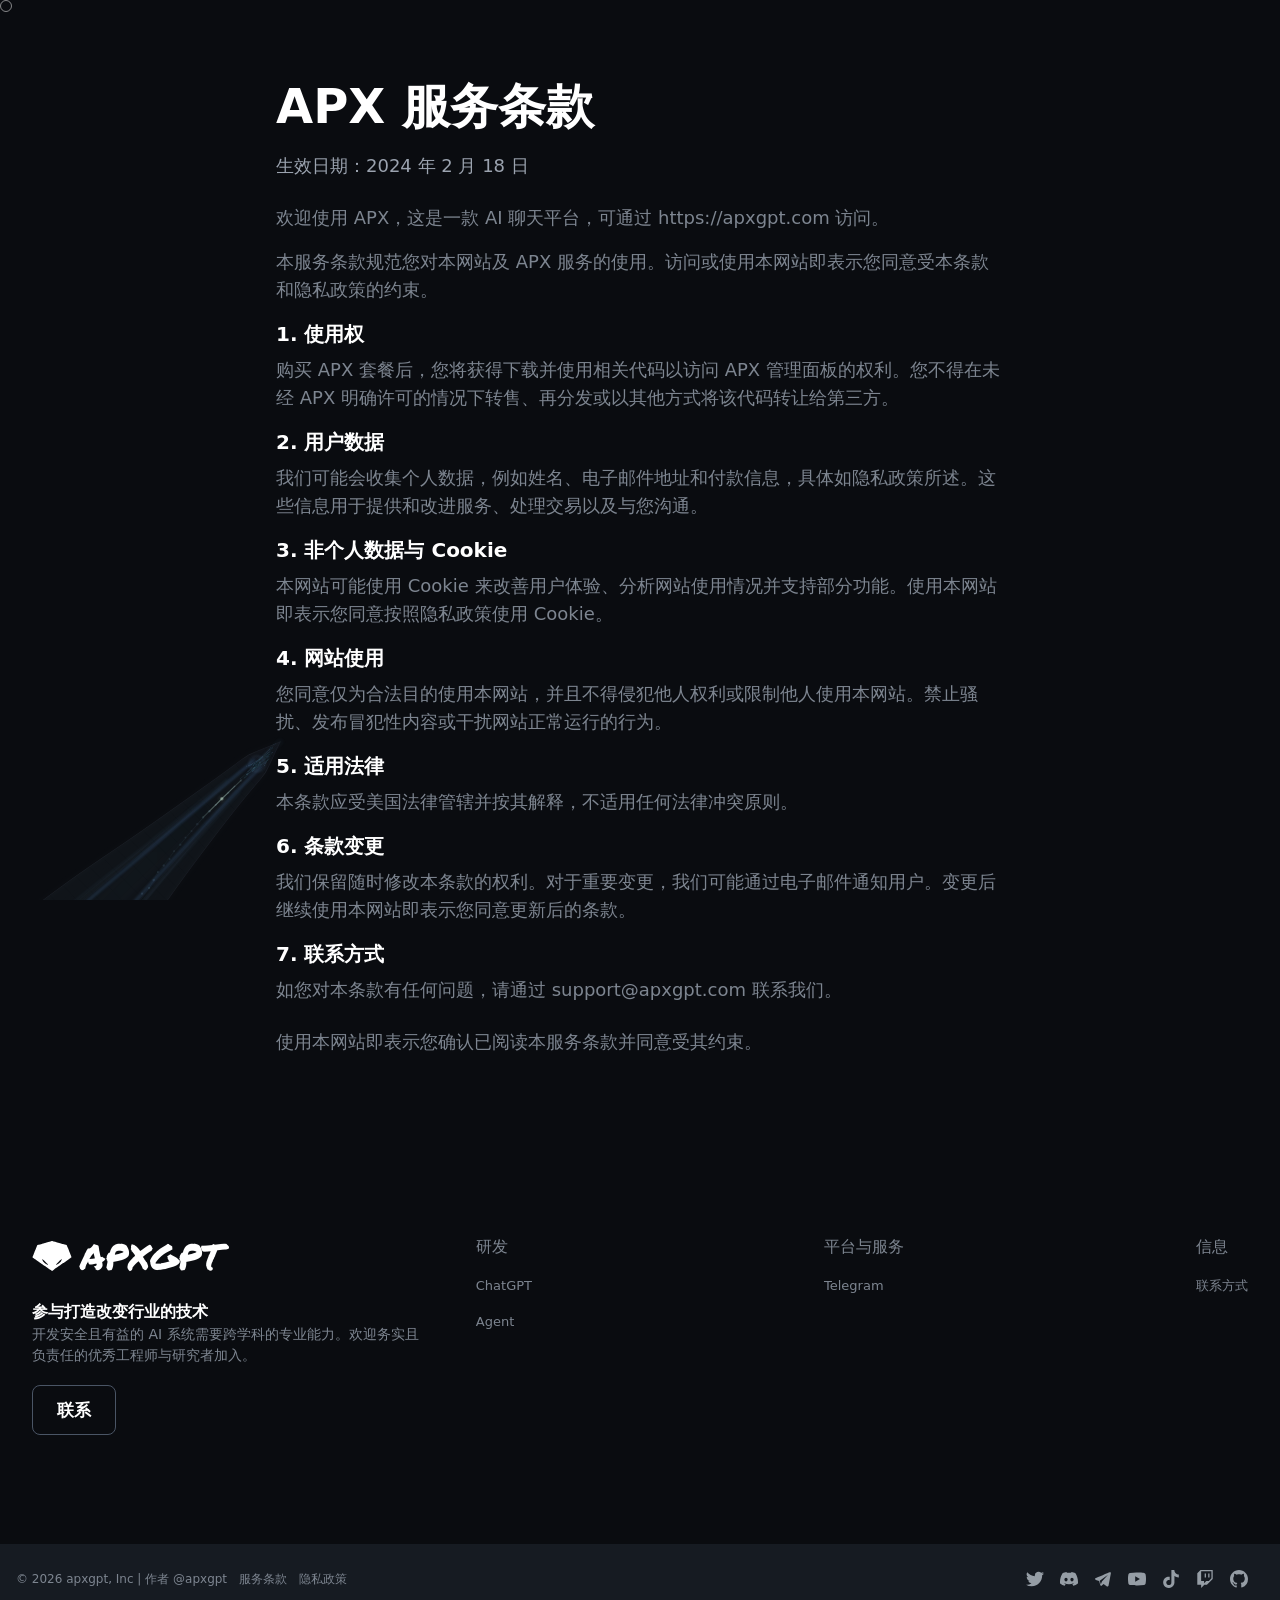
<file: zh/tos/index.html>
<!DOCTYPE html><html lang="en"><head><meta charSet="utf-8"/><meta name="viewport" content="width=device-width, initial-scale=1"/><link rel="preload" href="/_next/static/media/612bd71aa396cae6-s.p.0y-3ea_6ee5g5.woff2" as="font" crossorigin="" type="font/woff2"/><link rel="stylesheet" href="/_next/static/chunks/0eyrbq-ws9el-.css" data-precedence="next"/><link rel="stylesheet" href="/_next/static/chunks/3q1jnt1mzikx0.css" data-precedence="next"/><link rel="preload" as="script" fetchPriority="low" href="/_next/static/chunks/0a1gboz92241g.js"/><script src="/_next/static/chunks/12ng9y1xmtxdd.js" async=""></script><script src="/_next/static/chunks/2cya-h6pss2j9.js" async=""></script><script src="/_next/static/chunks/3w4o9hklow6fg.js" async=""></script><script src="/_next/static/chunks/turbopack-2u-mf2t0_rcni.js" async=""></script><script src="/_next/static/chunks/05-c3ty_6dwfk.js" async=""></script><script src="/_next/static/chunks/14mrh2-p_w84d.js" async=""></script><script src="/_next/static/chunks/3e0afwplf90z4.js" async=""></script><script src="/_next/static/chunks/417xt7o-_xp6f.js" async=""></script><script src="/_next/static/chunks/0uuqouyvovkws.js" async=""></script><script src="/_next/static/chunks/3sjrrxj4h_g0a.js" async=""></script><script src="/_next/static/chunks/3zw-fu-46hokt.js" async=""></script><script src="/_next/static/chunks/0br_f23o85n_d.js" async=""></script><script src="/_next/static/chunks/1b0kgzo0_mpsv.js" async=""></script><meta name="next-size-adjust" content=""/><title>服务条款 — APX</title><meta name="description" content="APX 平台服务条款。访问和使用服务的规则。"/><meta name="author" content="APXGPT"/><meta name="creator" content="APXGPT"/><meta name="publisher" content="APXGPT"/><meta name="robots" content="index, follow, max-image-preview:large, max-snippet:-1"/><link rel="canonical" href="https://apxgpt.com/zh/tos/"/><link rel="alternate" hrefLang="ru" href="https://apxgpt.com/ru/tos/"/><link rel="alternate" hrefLang="en" href="https://apxgpt.com/en/tos/"/><link rel="alternate" hrefLang="zh" href="https://apxgpt.com/zh/tos/"/><meta property="og:title" content="服务条款 — APX"/><meta property="og:description" content="APX 平台服务条款。访问和使用服务的规则。"/><meta property="og:url" content="https://apxgpt.com/zh/tos/"/><meta property="og:site_name" content="APX — AI Platform"/><meta property="og:locale" content="zh_CN"/><meta property="og:type" content="website"/><meta name="twitter:card" content="summary_large_image"/><meta name="twitter:title" content="服务条款 — APX"/><meta name="twitter:description" content="APX 平台服务条款。访问和使用服务的规则。"/><link rel="icon" href="/favicon.ico?favicon.2wsulhs5cn2k4.ico" sizes="32x32" type="image/x-icon"/><script src="/_next/static/chunks/0cz1d0mv5g_q7.js" noModule=""></script></head><body><div hidden=""><!--$--><!--/$--></div><canvas class="fixed inset-0 pointer-events-none z-0" style="opacity:1"></canvas><canvas class="fixed inset-0 pointer-events-none z-0" aria-hidden="true"></canvas><div class="custom-cursor" aria-hidden="true"></div><main class="site-content overflow-x-clip"><div class="relative z-50"><div class="absolute"></div></div><script type="application/ld+json">{"@context":"https://schema.org","@type":"Organization","name":"APXGPT","url":"https://apxgpt.com","logo":"https://apxgpt.com/assets/brand/avatar.png","description":"APX — 用于设计和部署人工智能系统的工程平台。","sameAs":["https://github.com/machinegpt","https://twitter.com/machinegpt","https://t.me/+xI1GzIsXQMw0MmMy"],"contactPoint":{"@type":"ContactPoint","email":"support@apxgpt.com","contactType":"customer service"}}</script><script type="application/ld+json">{"@context":"https://schema.org","@type":"WebSite","name":"APX — 面向企业的人工智能","url":"https://apxgpt.com/zh","potentialAction":{"@type":"SearchAction","target":"https://apxgpt.com/search?q={search_term_string}","query-input":"required name=search_term_string"}}</script><div style="opacity:0;transform:translateY(10px)"><div class="overflow-hidden"><div class="max-w-[760px] mx-auto relative z-[2]"><article class="flex my-8 md:my-16 sm:my-12 relative text-left flex-col px-4"><div class="py-3 mb-2 flex flex-col text-[#7d8590]"><h1 class="mb-4 lg:text-5xl md:text-4xl text-3xl font-bold text-white leading-tight">APX 服务条款</h1><p class="mb-6 md:text-lg text-[15px] text-[#9ba3af]">生效日期：2024 年 2 月 18 日</p><p class="mb-4 md:text-lg text-[15px] leading-7">欢迎使用 APX，这是一款 AI 聊天平台，可通过 https://apxgpt.com 访问。</p><p class="mb-4 md:text-lg text-[15px] leading-7">本服务条款规范您对本网站及 APX 服务的使用。访问或使用本网站即表示您同意受本条款和隐私政策的约束。</p><section class="mb-4"><h2 class="mb-2 text-white md:text-xl text-lg font-semibold">1<!-- -->. <!-- -->使用权</h2><p class="md:text-lg text-[15px] leading-7 whitespace-pre-line">购买 APX 套餐后，您将获得下载并使用相关代码以访问 APX 管理面板的权利。您不得在未经 APX 明确许可的情况下转售、再分发或以其他方式将该代码转让给第三方。</p></section><section class="mb-4"><h2 class="mb-2 text-white md:text-xl text-lg font-semibold">2<!-- -->. <!-- -->用户数据</h2><p class="md:text-lg text-[15px] leading-7 whitespace-pre-line">我们可能会收集个人数据，例如姓名、电子邮件地址和付款信息，具体如隐私政策所述。这些信息用于提供和改进服务、处理交易以及与您沟通。</p></section><section class="mb-4"><h2 class="mb-2 text-white md:text-xl text-lg font-semibold">3<!-- -->. <!-- -->非个人数据与 Cookie</h2><p class="md:text-lg text-[15px] leading-7 whitespace-pre-line">本网站可能使用 Cookie 来改善用户体验、分析网站使用情况并支持部分功能。使用本网站即表示您同意按照隐私政策使用 Cookie。</p></section><section class="mb-4"><h2 class="mb-2 text-white md:text-xl text-lg font-semibold">4<!-- -->. <!-- -->网站使用</h2><p class="md:text-lg text-[15px] leading-7 whitespace-pre-line">您同意仅为合法目的使用本网站，并且不得侵犯他人权利或限制他人使用本网站。禁止骚扰、发布冒犯性内容或干扰网站正常运行的行为。</p></section><section class="mb-4"><h2 class="mb-2 text-white md:text-xl text-lg font-semibold">5<!-- -->. <!-- -->适用法律</h2><p class="md:text-lg text-[15px] leading-7 whitespace-pre-line">本条款应受美国法律管辖并按其解释，不适用任何法律冲突原则。</p></section><section class="mb-4"><h2 class="mb-2 text-white md:text-xl text-lg font-semibold">6<!-- -->. <!-- -->条款变更</h2><p class="md:text-lg text-[15px] leading-7 whitespace-pre-line">我们保留随时修改本条款的权利。对于重要变更，我们可能通过电子邮件通知用户。变更后继续使用本网站即表示您同意更新后的条款。</p></section><section class="mb-4"><h2 class="mb-2 text-white md:text-xl text-lg font-semibold">7<!-- -->. <!-- -->联系方式</h2><p class="md:text-lg text-[15px] leading-7 whitespace-pre-line">如您对本条款有任何问题，请通过 support@apxgpt.com 联系我们。</p></section><p class="mt-2 md:text-lg text-[15px] leading-7">使用本网站即表示您确认已阅读本服务条款并同意受其约束。</p></div></article></div></div><!--$--><!--/$--></div><footer class="footer relative pt-14 break-words"><div class="max-w-[1280px] mx-auto relative z-[2] overflow-hidden"><div class="flex flex-col lg:flex-row py-10 mb-8 space-x-6 px-4" style="opacity:0;transform:translateY(20px)"><div class="mb-12 px-4"><a href="https://github.com/apxgpt" target="_blank" rel="noreferrer" class="color-fg-default d-inline-block text-white text-4xl flex items-center" style="font-weight:800"><svg aria-hidden="true" height="30" fill="currentColor" viewBox="0 0 26 19.956" version="1.1" width="40" data-view-component="true" class=""><path d="M 12.39 0.159 C 11.859 0.31 11.1 0.522 9.443 0.986 C 9.043 1.097 8.597 1.222 8.455 1.262 C 8.184 1.339 5.018 2.225 3.854 2.55 C 3.484 2.654 3.176 2.743 3.171 2.748 C 3.164 2.756 1.614 6.694 1.256 7.616 C 1.113 7.983 0.254 10.173 0.117 10.521 C 0.012 10.784 -0.012 10.859 0.005 10.875 C 0.015 10.886 0.254 11.055 0.536 11.251 C 1.19 11.707 1.924 12.219 4.604 14.093 C 5.125 14.458 5.746 14.891 5.985 15.059 C 6.402 15.35 6.91 15.705 8.263 16.649 C 8.604 16.887 9.342 17.403 9.903 17.796 C 10.466 18.188 11.214 18.712 11.569 18.96 C 11.924 19.208 12.39 19.532 12.604 19.683 C 12.818 19.834 12.997 19.956 13.001 19.956 C 13.004 19.956 13.461 19.638 14.017 19.251 C 16.338 17.629 16.664 17.401 17.647 16.713 C 18.752 15.941 19.817 15.198 20.518 14.707 C 20.758 14.54 21.384 14.103 21.908 13.736 C 22.434 13.369 23.187 12.844 23.582 12.566 C 23.979 12.289 24.679 11.8 25.139 11.479 C 25.6 11.158 25.987 10.886 25.997 10.875 C 26.013 10.859 25.97 10.736 25.802 10.312 C 25.685 10.012 25.406 9.301 25.181 8.73 C 24.788 7.722 24.617 7.287 24.378 6.679 C 24.314 6.518 23.942 5.569 23.551 4.571 C 23.159 3.573 22.836 2.753 22.831 2.749 C 22.822 2.741 22.042 2.52 20.301 2.034 C 20.024 1.957 18.276 1.467 16.415 0.946 C 14.553 0.425 13.013 -0.002 12.991 0 C 12.969 0 12.698 0.072 12.39 0.159 Z  M 10.55 15.867 C 10.494 15.876 10.25 15.822 10.064 15.762 C 9.858 15.693 9.364 15.454 9.1 15.293 C 8.698 15.05 8.286 14.756 7.911 14.446 C 7.656 14.237 7.141 13.709 7.019 13.537 C 6.843 13.286 6.829 13.247 6.672 12.52 C 6.593 12.157 6.525 11.846 6.52 11.827 C 6.515 11.809 7.425 12.71 8.545 13.828 C 10.049 15.33 10.573 15.864 10.55 15.867 Z  M 19.432 12.062 C 19.4 12.201 19.34 12.479 19.298 12.681 C 19.196 13.157 19.179 13.214 19.11 13.337 C 18.926 13.669 18.454 14.16 17.885 14.612 C 17.096 15.238 16.177 15.74 15.628 15.846 C 15.556 15.859 15.477 15.871 15.454 15.871 C 15.42 15.871 15.809 15.474 17.446 13.836 C 18.564 12.718 19.48 11.805 19.484 11.807 C 19.485 11.81 19.462 11.924 19.432 12.062 Z"></path></svg> <span class="ml-2 permanent_marker_7039a788-module__f14zbG__className">APXGPT</span></a><div class="text-white"><h2 class="mt-6 font-semibold">参与打造改变行业的技术</h2><p class="text-[14px] text-[#7d8590] mb-8">开发安全且有益的 AI 系统需要跨学科的专业能力。欢迎务实且负责任的优秀工程师与研究者加入。</p><a href="https://t.me/machinegpt" target="_blank" rel="noreferrer" class="mb-10 px-6 py-3.5 text-[17px] font-semibold border border-gray-600 rounded-lg hover:border hover:border-[#1f6feb] transition ease-in duration-200">联系</a></div></div><div class="lg:flex w-full justify-between grid md:grid-cols-4 grid-cols-2 gap-6 px-4"><div class="text-[#7d8590]"><h2 class="font-medium mb-4 font-mono">研发</h2><ul class="text-[13px]"><a href="https://sharedchat.fun" target="_blank" rel="noopener noreferrer" class="hover:text-[#1f6feb] hover:underline"><li class="mb-4">ChatGPT</li></a><a href="https://github.com/machinegpt/agent" target="_blank" rel="noopener noreferrer" class="hover:text-[#1f6feb] hover:underline"><li class="mb-4">Agent</li></a></ul></div><div class="text-[#7d8590]"><h2 class="font-medium mb-4 font-mono">平台与服务</h2><ul class="text-[13px]"><a href="https://t.me/+xI1GzIsXQMw0MmMy" target="_blank" rel="noopener noreferrer" class="hover:text-[#1f6feb] hover:underline"><li class="mb-4">Telegram</li></a></ul></div><div class="text-[#7d8590]"><h2 class="font-medium mb-4 font-mono">信息</h2><ul class="text-[13px]"><a href="mailto:support@machinegpt.org" target="_blank" rel="noopener noreferrer" class="hover:text-[#1f6feb] hover:underline"><li class="mb-4">联系方式</li></a></ul></div></div></div></div><div class="bg-[#161b22]" style="opacity:0;transform:translateY(20px)"><div class="max-w-[1280px] mx-auto text-[12px] md:flex flex-row-reverse py-6 justify-between items-center px-4"><ul class="flex items-center max-md:mb-4"><li class="mr-4"><a href="https://twitter.com/machinegpt" target="_blank" rel="noopener noreferrer"><img alt="Twitter&#x27;s Icon" loading="lazy" width="18" height="22" decoding="async" data-nimg="1" class="d-block w-[18px] h-[22px]" style="color:transparent" src="/assets/icons/footer/twitter.svg"/></a></li><li class="mr-4"><a href="https://discord.gg/qhNMVCrPVj" target="_blank" rel="noopener noreferrer"><img alt="Discord&#x27;s Icon" loading="lazy" width="18" height="22" decoding="async" data-nimg="1" class="d-block w-[18px] h-[22px]" style="color:transparent" src="/assets/icons/footer/discord.svg"/></a></li><li class="mr-4"><a href="https://t.me/+xI1GzIsXQMw0MmMy" target="_blank" rel="noopener noreferrer"><img alt="Telegram&#x27;s Icon" loading="lazy" width="18" height="22" decoding="async" data-nimg="1" class="d-block w-[18px] h-[22px]" style="color:transparent" src="/assets/icons/footer/telegram.svg"/></a></li><li class="mr-4"><a href="https://www.youtube.com/@machinsoft" target="_blank" rel="noopener noreferrer"><img alt="YouTube&#x27;s Icon" loading="lazy" width="18" height="22" decoding="async" data-nimg="1" class="d-block w-[18px] h-[22px]" style="color:transparent" src="/assets/icons/footer/youtube.svg"/></a></li><li class="mr-4"><a href="https://www.tiktok.com/@machinsoft" target="_blank" rel="noopener noreferrer"><img alt="TikTok&#x27;s Icon" loading="lazy" width="18" height="22" decoding="async" data-nimg="1" class="d-block w-[18px] h-[22px]" style="color:transparent" src="/assets/icons/footer/tiktok.svg"/></a></li><li class="mr-4"><a href="https://www.twitch.tv/machinsoft" target="_blank" rel="noopener noreferrer"><img alt="Twitch&#x27;s Icon" loading="lazy" width="18" height="22" decoding="async" data-nimg="1" class="d-block w-[18px] h-[22px]" style="color:transparent" src="/assets/icons/footer/twitch.svg"/></a></li><li class="mr-4"><a href="https://github.com/machinegpt" target="_blank" rel="noopener noreferrer"><img alt="GitHub&#x27;s Icon" loading="lazy" width="18" height="22" decoding="async" data-nimg="1" class="d-block w-[18px] h-[22px]" style="color:transparent" src="/assets/icons/footer/github-mark.svg"/></a></li></ul><ul class="flex items-center mb-4 sm:mb-0 text-[#7d8590] flex-wrap"><li class="mr-3">© 2026 apxgpt, Inc | 作者<!-- --> <a href="https://github.com/apxgpt" target="_blank" rel="noreferrer" class="transition ease-in duration-100 hover:text-[#1f6feb] hover:underline">@apxgpt</a></li><li class="mr-3"><a href="/zh/tos" class="transition ease-in duration-100 hover:text-[#1f6feb] hover:underline">服务条款</a></li><li class="mr-3"><a href="/zh/privacy-policy" class="transition ease-in duration-100 hover:text-[#1f6feb] hover:underline">隐私政策</a></li></ul></div></div></footer></main><script src="/_next/static/chunks/0a1gboz92241g.js" id="_R_" async=""></script><script>(self.__next_f=self.__next_f||[]).push([0])</script><script>self.__next_f.push([1,"1:\"$Sreact.fragment\"\n2:I[84984,[\"/_next/static/chunks/05-c3ty_6dwfk.js\",\"/_next/static/chunks/14mrh2-p_w84d.js\",\"/_next/static/chunks/3e0afwplf90z4.js\"],\"MatrixRain\"]\n3:I[38115,[\"/_next/static/chunks/05-c3ty_6dwfk.js\",\"/_next/static/chunks/14mrh2-p_w84d.js\",\"/_next/static/chunks/3e0afwplf90z4.js\"],\"default\"]\n4:I[34802,[\"/_next/static/chunks/05-c3ty_6dwfk.js\",\"/_next/static/chunks/14mrh2-p_w84d.js\",\"/_next/static/chunks/3e0afwplf90z4.js\"],\"default\"]\n5:I[39756,[\"/_next/static/chunks/05-c3ty_6dwfk.js\",\"/_next/static/chunks/14mrh2-p_w84d.js\",\"/_next/static/chunks/3e0afwplf90z4.js\"],\"default\"]\n6:I[37457,[\"/_next/static/chunks/05-c3ty_6dwfk.js\",\"/_next/static/chunks/14mrh2-p_w84d.js\",\"/_next/static/chunks/3e0afwplf90z4.js\"],\"default\"]\n7:I[29306,[\"/_next/static/chunks/05-c3ty_6dwfk.js\",\"/_next/static/chunks/14mrh2-p_w84d.js\",\"/_next/static/chunks/3e0afwplf90z4.js\",\"/_next/static/chunks/417xt7o-_xp6f.js\",\"/_next/static/chunks/0uuqouyvovkws.js\",\"/_next/static/chunks/3sjrrxj4h_g0a.js\"],\"default\"]\na:I[97367,[\"/_next/static/chunks/05-c3ty_6dwfk.js\",\"/_next/static/chunks/14mrh2-p_w84d.js\",\"/_next/static/chunks/3e0afwplf90z4.js\"],\"OutletBoundary\"]\nb:\"$Sreact.suspense\"\ne:I[97367,[\"/_next/static/chunks/05-c3ty_6dwfk.js\",\"/_next/static/chunks/14mrh2-p_w84d.js\",\"/_next/static/chunks/3e0afwplf90z4.js\"],\"ViewportBoundary\"]\n10:I[97367,[\"/_next/static/chunks/05-c3ty_6dwfk.js\",\"/_next/static/chunks/14mrh2-p_w84d.js\",\"/_next/static/chunks/3e0afwplf90z4.js\"],\"MetadataBoundary\"]\n12:I[68027,[\"/_next/static/chunks/05-c3ty_6dwfk.js\",\"/_next/static/chunks/14mrh2-p_w84d.js\",\"/_next/static/chunks/3e0afwplf90z4.js\"],\"default\",1]\n:HL[\"/_next/static/chunks/0eyrbq-ws9el-.css\",\"style\"]\n:HL[\"/_next/static/chunks/3q1jnt1mzikx0.css\",\"style\"]\n:HL[\"/_next/static/media/612bd71aa396cae6-s.p.0y-3ea_6ee5g5.woff2\",\"font\",{\"crossOrigin\":\"\",\"type\":\"font/woff2\"}]\n"])</script><script>self.__next_f.push([1,"0:{\"P\":null,\"c\":[\"\",\"zh\",\"tos\",\"\"],\"q\":\"\",\"i\":false,\"f\":[[[\"\",{\"children\":[[\"locale\",\"zh\",\"d\",null],{\"children\":[\"tos\",{\"children\":[\"__PAGE__\",{}]}]}]},\"$undefined\",\"$undefined\",16],[[\"$\",\"$1\",\"c\",{\"children\":[[[\"$\",\"link\",\"0\",{\"rel\":\"stylesheet\",\"href\":\"/_next/static/chunks/0eyrbq-ws9el-.css\",\"precedence\":\"next\",\"crossOrigin\":\"$undefined\",\"nonce\":\"$undefined\"}],[\"$\",\"script\",\"script-0\",{\"src\":\"/_next/static/chunks/05-c3ty_6dwfk.js\",\"async\":true,\"nonce\":\"$undefined\"}],[\"$\",\"script\",\"script-1\",{\"src\":\"/_next/static/chunks/14mrh2-p_w84d.js\",\"async\":true,\"nonce\":\"$undefined\"}],[\"$\",\"script\",\"script-2\",{\"src\":\"/_next/static/chunks/3e0afwplf90z4.js\",\"async\":true,\"nonce\":\"$undefined\"}]],[\"$\",\"html\",null,{\"lang\":\"en\",\"children\":[\"$\",\"body\",null,{\"children\":[[\"$\",\"$L2\",null,{}],[\"$\",\"$L3\",null,{}],[\"$\",\"$L4\",null,{}],[\"$\",\"main\",null,{\"className\":\"site-content overflow-x-clip\",\"children\":[[\"$\",\"div\",null,{\"className\":\"relative z-50\",\"children\":[\"$\",\"div\",null,{\"className\":\"absolute\"}]}],[\"$\",\"$L5\",null,{\"parallelRouterKey\":\"children\",\"error\":\"$undefined\",\"errorStyles\":\"$undefined\",\"errorScripts\":\"$undefined\",\"template\":[\"$\",\"$L6\",null,{}],\"templateStyles\":\"$undefined\",\"templateScripts\":\"$undefined\",\"notFound\":[[\"$\",\"$L7\",null,{}],[[\"$\",\"link\",\"0\",{\"rel\":\"stylesheet\",\"href\":\"/_next/static/chunks/3q1jnt1mzikx0.css\",\"precedence\":\"next\",\"crossOrigin\":\"$undefined\",\"nonce\":\"$undefined\"}]]],\"forbidden\":\"$undefined\",\"unauthorized\":\"$undefined\"}]]}]]}]}]]}],{\"children\":[[\"$\",\"$1\",\"c\",{\"children\":[[[\"$\",\"link\",\"0\",{\"rel\":\"stylesheet\",\"href\":\"/_next/static/chunks/3q1jnt1mzikx0.css\",\"precedence\":\"next\",\"crossOrigin\":\"$undefined\",\"nonce\":\"$undefined\"}],[\"$\",\"script\",\"script-0\",{\"src\":\"/_next/static/chunks/3zw-fu-46hokt.js\",\"async\":true,\"nonce\":\"$undefined\"}],[\"$\",\"script\",\"script-1\",{\"src\":\"/_next/static/chunks/0br_f23o85n_d.js\",\"async\":true,\"nonce\":\"$undefined\"}]],\"$L8\"]}],{\"children\":[[\"$\",\"$1\",\"c\",{\"children\":[null,[\"$\",\"$L5\",null,{\"parallelRouterKey\":\"children\",\"error\":\"$undefined\",\"errorStyles\":\"$undefined\",\"errorScripts\":\"$undefined\",\"template\":[\"$\",\"$L6\",null,{}],\"templateStyles\":\"$undefined\",\"templateScripts\":\"$undefined\",\"notFound\":\"$undefined\",\"forbidden\":\"$undefined\",\"unauthorized\":\"$undefined\"}]]}],{\"children\":[[\"$\",\"$1\",\"c\",{\"children\":[\"$L9\",null,[\"$\",\"$La\",null,{\"children\":[\"$\",\"$b\",null,{\"name\":\"Next.MetadataOutlet\",\"children\":\"$@c\"}]}]]}],{},null,false,null]},null,false,\"$@d\"]},null,false,null]},null,false,null],[\"$\",\"$1\",\"h\",{\"children\":[null,[\"$\",\"$Le\",null,{\"children\":\"$Lf\"}],[\"$\",\"div\",null,{\"hidden\":true,\"children\":[\"$\",\"$L10\",null,{\"children\":[\"$\",\"$b\",null,{\"name\":\"Next.Metadata\",\"children\":\"$L11\"}]}]}],[\"$\",\"meta\",null,{\"name\":\"next-size-adjust\",\"content\":\"\"}]]}],false]],\"m\":\"$undefined\",\"G\":[\"$12\",[[\"$\",\"link\",\"0\",{\"rel\":\"stylesheet\",\"href\":\"/_next/static/chunks/0eyrbq-ws9el-.css\",\"precedence\":\"next\",\"crossOrigin\":\"$undefined\",\"nonce\":\"$undefined\"}]]],\"S\":true,\"h\":null,\"s\":\"$undefined\",\"l\":\"$undefined\",\"p\":\"$undefined\",\"d\":\"$undefined\",\"b\":\"RUA3GCFyPcRRx3fCjiC3q\"}\n"])</script><script>self.__next_f.push([1,"13:[]\nd:\"$W13\"\n"])</script><script>self.__next_f.push([1,"9:[\"$\",\"div\",null,{\"className\":\"overflow-hidden\",\"children\":[\"$\",\"div\",null,{\"className\":\"max-w-[760px] mx-auto relative z-[2]\",\"children\":[\"$\",\"article\",null,{\"className\":\"flex my-8 md:my-16 sm:my-12 relative text-left flex-col px-4\",\"children\":[\"$\",\"div\",null,{\"className\":\"py-3 mb-2 flex flex-col text-[#7d8590]\",\"children\":[[\"$\",\"h1\",null,{\"className\":\"mb-4 lg:text-5xl md:text-4xl text-3xl font-bold text-white leading-tight\",\"children\":\"APX 服务条款\"}],[\"$\",\"p\",null,{\"className\":\"mb-6 md:text-lg text-[15px] text-[#9ba3af]\",\"children\":\"生效日期：2024 年 2 月 18 日\"}],[[\"$\",\"p\",\"欢迎使用 APX，这是一款 AI 聊天平台，可通过 https://apxgpt.com 访问。\",{\"className\":\"mb-4 md:text-lg text-[15px] leading-7\",\"children\":\"欢迎使用 APX，这是一款 AI 聊天平台，可通过 https://apxgpt.com 访问。\"}],[\"$\",\"p\",\"本服务条款规范您对本网站及 APX 服务的使用。访问或使用本网站即表示您同意受本条款和隐私政策的约束。\",{\"className\":\"mb-4 md:text-lg text-[15px] leading-7\",\"children\":\"本服务条款规范您对本网站及 APX 服务的使用。访问或使用本网站即表示您同意受本条款和隐私政策的约束。\"}]],[[\"$\",\"section\",\"使用权\",{\"className\":\"mb-4\",\"children\":[[\"$\",\"h2\",null,{\"className\":\"mb-2 text-white md:text-xl text-lg font-semibold\",\"children\":[1,\". \",\"使用权\"]}],[\"$\",\"p\",null,{\"className\":\"md:text-lg text-[15px] leading-7 whitespace-pre-line\",\"children\":\"购买 APX 套餐后，您将获得下载并使用相关代码以访问 APX 管理面板的权利。您不得在未经 APX 明确许可的情况下转售、再分发或以其他方式将该代码转让给第三方。\"}]]}],[\"$\",\"section\",\"用户数据\",{\"className\":\"mb-4\",\"children\":[[\"$\",\"h2\",null,{\"className\":\"mb-2 text-white md:text-xl text-lg font-semibold\",\"children\":[2,\". \",\"用户数据\"]}],[\"$\",\"p\",null,{\"className\":\"md:text-lg text-[15px] leading-7 whitespace-pre-line\",\"children\":\"我们可能会收集个人数据，例如姓名、电子邮件地址和付款信息，具体如隐私政策所述。这些信息用于提供和改进服务、处理交易以及与您沟通。\"}]]}],[\"$\",\"section\",\"非个人数据与 Cookie\",{\"className\":\"mb-4\",\"children\":[[\"$\",\"h2\",null,{\"className\":\"mb-2 text-white md:text-xl text-lg font-semibold\",\"children\":[3,\". \",\"非个人数据与 Cookie\"]}],[\"$\",\"p\",null,{\"className\":\"md:text-lg text-[15px] leading-7 whitespace-pre-line\",\"children\":\"本网站可能使用 Cookie 来改善用户体验、分析网站使用情况并支持部分功能。使用本网站即表示您同意按照隐私政策使用 Cookie。\"}]]}],[\"$\",\"section\",\"网站使用\",{\"className\":\"mb-4\",\"children\":[[\"$\",\"h2\",null,{\"className\":\"mb-2 text-white md:text-xl text-lg font-semibold\",\"children\":[4,\". \",\"网站使用\"]}],[\"$\",\"p\",null,{\"className\":\"md:text-lg text-[15px] leading-7 whitespace-pre-line\",\"children\":\"您同意仅为合法目的使用本网站，并且不得侵犯他人权利或限制他人使用本网站。禁止骚扰、发布冒犯性内容或干扰网站正常运行的行为。\"}]]}],[\"$\",\"section\",\"适用法律\",{\"className\":\"mb-4\",\"children\":[[\"$\",\"h2\",null,{\"className\":\"mb-2 text-white md:text-xl text-lg font-semibold\",\"children\":[5,\". \",\"适用法律\"]}],[\"$\",\"p\",null,{\"className\":\"md:text-lg text-[15px] leading-7 whitespace-pre-line\",\"children\":\"本条款应受美国法律管辖并按其解释，不适用任何法律冲突原则。\"}]]}],[\"$\",\"section\",\"条款变更\",{\"className\":\"mb-4\",\"children\":[[\"$\",\"h2\",null,{\"className\":\"mb-2 text-white md:text-xl text-lg font-semibold\",\"children\":[6,\". \",\"条款变更\"]}],[\"$\",\"p\",null,{\"className\":\"md:text-lg text-[15px] leading-7 whitespace-pre-line\",\"children\":\"我们保留随时修改本条款的权利。对于重要变更，我们可能通过电子邮件通知用户。变更后继续使用本网站即表示您同意更新后的条款。\"}]]}],[\"$\",\"section\",\"联系方式\",{\"className\":\"mb-4\",\"children\":[[\"$\",\"h2\",null,{\"className\":\"mb-2 text-white md:text-xl text-lg font-semibold\",\"children\":[7,\". \",\"联系方式\"]}],[\"$\",\"p\",null,{\"className\":\"md:text-lg text-[15px] leading-7 whitespace-pre-line\",\"children\":\"如您对本条款有任何问题，请通过 support@apxgpt.com 联系我们。\"}]]}]],[\"$\",\"p\",null,{\"className\":\"mt-2 md:text-lg text-[15px] leading-7\",\"children\":\"使用本网站即表示您确认已阅读本服务条款并同意受其约束。\"}]]}]}]}]}]\n"])</script><script>self.__next_f.push([1,"14:I[75696,[\"/_next/static/chunks/05-c3ty_6dwfk.js\",\"/_next/static/chunks/14mrh2-p_w84d.js\",\"/_next/static/chunks/3e0afwplf90z4.js\",\"/_next/static/chunks/3zw-fu-46hokt.js\",\"/_next/static/chunks/0br_f23o85n_d.js\"],\"default\"]\n"])</script><script>self.__next_f.push([1,"8:[\"$\",\"$L14\",null,{\"formats\":\"$undefined\",\"locale\":\"zh\",\"messages\":{\"SEO\":{\"home\":{\"title\":\"APX — 面向企业的人工智能 | AI 平台\",\"description\":\"APX 是一个用于设计和部署人工智能系统的工程平台。为企业和初创公司提供 AI 智能体、数据分析和业务流程自动化。\",\"keywords\":\"AI, 人工智能, 机器学习, 深度学习, AI商业应用, AI智能体, 自动化, 数据分析, GPT, 神经网络, APX\"},\"privacy\":{\"title\":\"隐私政策 — APX\",\"description\":\"APX 平台隐私政策。关于用户个人数据收集、使用和保护的信息。\"},\"tos\":{\"title\":\"服务条款 — APX\",\"description\":\"APX 平台服务条款。访问和使用服务的规则。\"}},\"Common\":{\"disclaimer\":\"所有研究均在法律框架内进行。道德黑客攻击需要系统所有者的书面同意和专业责任。\",\"noData\":\"无数据\",\"untitled\":\"未命名\",\"langSwitcher\":{\"label\":\"切换语言\"},\"languages\":{\"ru\":\"俄语\",\"en\":\"英语\",\"zh\":\"中文\"}},\"Hero\":{\"badge\":{\"title\":\"Telegram\",\"tagline\":\"AI 不只是未来，它是创造未来的工具。\"},\"title\":\"人工智能不是未来，而是创造未来的工具。\",\"subtitle\":\"面向构建未来的人而生的人工智能\",\"stackTitle\":\"技术栈 ↘︎\"},\"Footer\":{\"sections\":{\"developments\":{\"title\":\"研发\"},\"platforms_services\":{\"title\":\"平台与服务\"},\"information\":{\"title\":\"信息\"}},\"cta\":{\"title\":\"参与打造改变行业的技术\",\"body\":\"开发安全且有益的 AI 系统需要跨学科的专业能力。欢迎务实且负责任的优秀工程师与研究者加入。\",\"button\":\"联系\"},\"copyright\":\"© {year} apxgpt, Inc | 作者\",\"author\":\"@apxgpt\",\"items\":{\"contacts\":\"联系方式\",\"tos\":\"服务条款\",\"privacyPolicy\":\"隐私政策\"}},\"NotFound\":{\"eyebrow\":\"APX / 404\",\"title\":\"页面未找到\",\"description\":\"请求的地址不存在、已被删除或已移动到其他位置。\",\"primary\":\"返回首页\",\"secondary\":\"联系支持\",\"pointsTitle\":\"你可以这样做\",\"point1\":\"检查页面地址后重试。\",\"point2\":\"返回首页并从那里选择需要的部分。\",\"point3\":\"如果某个链接本应可用，请联系我们修复它。\"},\"IntelligenceWorkspace\":{\"placeholder\":\"“{tab}” 分区正在开发中。\",\"notes\":{\"title\":\"备注（{tab}）用于 {name}\",\"placeholder\":\"写下备注…\"},\"tabs\":{\"roadmap\":\"路线图\",\"terminal\":\"终端\",\"output\":\"输出\",\"problems\":\"问题\",\"debugConsole\":\"调试控制台\"},\"actions\":{\"previousTab\":\"上一个标签\",\"nextTab\":\"下一个标签\",\"refreshContent\":\"刷新内容\",\"addFile\":\"添加文件\"},\"logs\":{\"deploy\":\"部署\"}},\"Collaboration\":{\"h2\":\"为什么是现在？\",\"headlineHighlight\":\"人工智能已不再是新鲜事物——它已成为行业标准。\",\"headlineRest\":\"当市场仍在讨论趋势时，可系统化落地方案，强化竞争优势。\",\"p1\":\"采用 AI 的企业在某些领域实现了 10–40% 的营收与效率提升。\",\"p2\":\"基于 AI 的自动化提升了数据处理速度与决策质量。\",\"p3\":\"个性化的 AI 工具降低了人力风险与运营成本。\",\"p4\":\"现代模型能够以行业专家水平解决专业化问题。\",\"dialog1\":\"面向业务目标设计自适应 AI 系统，采用经验证的技术与行业实践。\",\"dialog2\":\"结合生态中的最佳方案，并根据目标、约束与安全要求选择技术栈。\",\"stackText\":\"部分使用的技术：\\n\\nGPT 架构（OpenAI、Claude、Mistral、LLaMA、本地模型）\\n\\n视觉模型（图像与视频分析）\\n\\n语音助手（TTS/STT）\\n\\n用于解读文档、代码、图纸的 AI\\n\\n机器学习与深度学习算法\\n\\n智能体系统（具备记忆与上下文的多模态代理）\\n\\n生成式模型（文本、代码、图像）\\n\\n私有部署的 LLM 方案（本地部署）\\n\\n该技术栈支撑可扩展、可治理的 AI 系统，并可集成至企业基础设施。\",\"cta\":{\"checkPR\":\"查看 Pull Request\"}},\"Productivity\":{\"h2\":\"有哪些解决方案？\",\"headlineHighlight\":\"为企业、行业领军者与创业者打造定制化的 AI 系统。\",\"headlineRest\":\"不售卖现成软件；构建私有智能体，为业务持续稳定地工作，规模远超个人能力。\",\"p\":\"今天的市场比拼速度；错误代价高昂；智能即资本。昨日 AI 是趋势；今日它是管理、预测与决策的基础设施；明天未集成 AI 的企业将被边缘化。\",\"card1\":\"AI 在物流——最优路径、KPI 追踪、仓储自动化。\\n\\nAI 在医疗——影像解读、临床决策支持、个性化治疗。\",\"card2\":\"AI 在市场与销售——创意生成、实时 A/B 测试、客户级个性化。\\n\\nAI 助手——可承担法务、分析、助理、运营等专业工作的自治代理。\"},\"Security\":{\"h2\":\"为什么选择 APX？\",\"headlineHighlight\":\"理解业务语境并构建可靠 AI 架构的团队，才能交付成功的落地。\",\"headlineRest\":\"聚焦高风险场景，方式透明、工程化且可预期。\",\"p1\":\"跨职能专长：工程师、分析师、语言学家、开发者、架构师。\",\"p2\":\"侧重复杂系统性任务，而非表层 API 集成。\",\"p3\":\"关注可度量的结果与清晰的效率指标。\",\"p4\":\"灵活合作模式：从试点到集团级规模化。\"},\"CapabilityCollaboration\":{\"intro\":\"打造面向业务流程与可量化指标的应用型 AI 方案。\",\"badge\":\"如何运作？\",\"headlineHighlight\":\"不是通用套餐，而是集成到企业基础设施内的定制化方案。\",\"headlineRest\":\"系统成为企业流程与 IT 版图的一部分。\",\"p\":\"对业务进行分析：识别损失点、发掘潜在效率与需智能化的流程。\\n\\n制定 AI 技术任务、选型算法、评估规模与周期——基于问题本质而非模板。\\n\\n设计架构、训练模型、配置集成并在真实场景中测试。\\n\\n将 AI 集成到企业基础设施，配置界面并开展培训。\\n\\n各阶段以透明、系统化方式推进。目标不是“为部署而部署”，而是构建真正有效、助力人员、降本增效并创造增长空间的系统。\"},\"CapabilityProductivity\":{\"intro\":\"APX 是用于 AI 架构、工程与策略的工程平台，交付改变游戏规则的解决方案。\",\"badge\":\"为什么“智能助手”已不够？\",\"headlineHighlight\":\"构建面向具体业务目标的 AI 系统。\",\"headlineRest\":\"从自动化到新型商业模式。\",\"p\":\"不是通用“助手”，而是基于企业数据与规程训练的专业智能体。\"},\"CapabilityTrust\":{\"intro\":\"工作聚焦于质量、责任与规模至关重要的场景。目标不止是自动化，而是以透明、分阶段与可预期回报的方式推动智能化演进。\",\"badge\":\"我想投资 AI，从何开始？\",\"headlineHighlight\":\"明确技术投资目标——设计与落地按需完成。\",\"headlineRest\":\"APX 是 AI 研究与落地的工程中心。\",\"p\":\"欢迎联系以探讨试点、目标指标与规模化计划。\"},\"Globe\":{\"title\":\"安全平台\",\"totalSupply\":\"系统审核：999,998,148,270,366 测试\",\"locked\":\"发现漏洞：999,880,000,000,000 缺陷\",\"currentEmission\":\"活跃专家：118,148,270,366 专业人员\",\"noPresale\":\"无预分配、无税费、无预售、无多余复杂性\"},\"ASI\":{\"disclaimer\":{\"p1\":\"平台汇集网络安全专家、道德黑客和渗透测试人员。这是一个分享经验、寻找安全审计承包商和讨论数据保护方法的空间。\",\"p2\":\"服务：网站和应用程序安全审计、渗透测试、漏洞分析、数据保护咨询、安全系统配置。所有研究均在法律框架内进行。\",\"p3\":\"Telegram社区作为一个生态系统运作：讨论、案例研究、职位空缺和项目。平台面向各级专家开放——从初学者到信息安全专业人员。\"}},\"Console\":{\"header\":{\"market\":\"控制台\"},\"welcome\":\"控制台已就绪。输入命令并按回车...\",\"placeholder\":\"输入命令...\",\"executing\":\"正在执行: {command}\"},\"AgentConsole\":{\"examples\":{\"title\":\"正在落地的案例：\",\"manufacturing\":\"用于制造业的人工智能——实时数据分析、故障预测、供应链优化、停机预防。\",\"finance\":\"用于金融的人工智能——风险管理、预测分析、投资管理、尽职调查自动化。\"},\"editor\":{\"placeholder\":\"开始编写代码...\"},\"actions\":{\"collapse\":\"收起\",\"expandHalf\":\"半屏展开\",\"collapseHint\":\"收起 (Esc)\",\"expandHalfHint\":\"半屏展开\"}},\"Navbar\":{\"items\":{\"whatWeDo\":\"有哪些解决方案？\",\"whyNow\":\"为什么是现在？\",\"whyApx\":\"为什么是 APX？\"}},\"Legal\":{\"tos\":{\"title\":\"APX 服务条款\",\"effectiveDate\":\"生效日期：2024 年 2 月 18 日\",\"intro\":[\"欢迎使用 APX，这是一款 AI 聊天平台，可通过 https://apxgpt.com 访问。\",\"本服务条款规范您对本网站及 APX 服务的使用。访问或使用本网站即表示您同意受本条款和隐私政策的约束。\"],\"sections\":[{\"title\":\"使用权\",\"body\":\"购买 APX 套餐后，您将获得下载并使用相关代码以访问 APX 管理面板的权利。您不得在未经 APX 明确许可的情况下转售、再分发或以其他方式将该代码转让给第三方。\"},{\"title\":\"用户数据\",\"body\":\"我们可能会收集个人数据，例如姓名、电子邮件地址和付款信息，具体如隐私政策所述。这些信息用于提供和改进服务、处理交易以及与您沟通。\"},{\"title\":\"非个人数据与 Cookie\",\"body\":\"本网站可能使用 Cookie 来改善用户体验、分析网站使用情况并支持部分功能。使用本网站即表示您同意按照隐私政策使用 Cookie。\"},{\"title\":\"网站使用\",\"body\":\"您同意仅为合法目的使用本网站，并且不得侵犯他人权利或限制他人使用本网站。禁止骚扰、发布冒犯性内容或干扰网站正常运行的行为。\"},{\"title\":\"适用法律\",\"body\":\"本条款应受美国法律管辖并按其解释，不适用任何法律冲突原则。\"},{\"title\":\"条款变更\",\"body\":\"我们保留随时修改本条款的权利。对于重要变更，我们可能通过电子邮件通知用户。变更后继续使用本网站即表示您同意更新后的条款。\"},{\"title\":\"联系方式\",\"body\":\"如您对本条款有任何问题，请通过 support@apxgpt.com 联系我们。\"}],\"closing\":\"使用本网站即表示您确认已阅读本服务条款并同意受其约束。\"},\"privacy\":{\"title\":\"APX 隐私政策\",\"effectiveDate\":\"生效日期：2024 年 2 月 18 日\",\"intro\":[\"本隐私政策说明 APX 通过 https://apxgpt.com 接收和收集哪些个人信息，以及这些信息的使用方式。\"],\"sections\":[{\"title\":\"信息收集\",\"body\":\"当您与网站互动时，我们可能会收集个人信息，包括姓名、电子邮件地址和付款信息。这些信息用于订单处理以及向您发送功能更新通知。\"},{\"title\":\"Cookie\",\"body\":\"除个人信息外，我们还可能使用 Cookie 来改善您在网站上的体验，并了解网站的使用方式。\"},{\"title\":\"信息使用\",\"body\":\"我们收集的信息仅用于指定目的：订单处理和功能更新通知。我们重视您的隐私，不会与第三方分享您的个人信息。\"},{\"title\":\"儿童隐私\",\"body\":\"APX 致力于保护儿童隐私。我们不会故意收集 13 岁以下儿童的任何个人信息。\"},{\"title\":\"政策更新\",\"body\":\"我们可能会不时更新本隐私政策。发生更新时，我们可能通过电子邮件通知您。建议您定期查看本页面以了解最新的隐私实践。\"},{\"title\":\"联系我们\",\"body\":\"如您对本隐私政策有任何问题，请通过 support@apxgpt.com 联系我们。\"}],\"closing\":\"使用 APX 即表示您同意本隐私政策。\"}},\"Footnotes\":{\"index\":{\"3\":\"[13.08.2025] 完成“数学算法”\",\"4\":\"[05.01.2025] 完成“网站”\",\"5\":\"[03.11.2024] 完成「安全平台」面向「IT专家」\",\"6\":\"[24.08.2025] 开发“激活函数”\",\"7\":\"[02.12.2025] 开发“反向传播方法”\",\"8\":\"[--.--.----] 开发“再训练方法”\",\"9\":\"[--.--.----] 开发“记忆函数”\",\"10\":\"[--.--.----] 开发“遗传算法”\",\"11\":\"[--.--.----] 开发“神经网络”\",\"12\":\"[--.--.----] 开发“人工神经系统”\",\"13\":\"[--.--.----] 开发“实时学习”\",\"14\":\"[--.--.----] 开发“错误检测系统”\",\"15\":\"[--.--.----] 开发“接收多种输入数据”\",\"16\":\"[--.--.----] 开发“人工环境中的生命模拟”\",\"17\":\"[--.--.----] 开发“动态神经架构”\",\"18\":\"[--.--.----] 开发“情感感知模型”\",\"19\":\"[--.--.----] 开发“不确定性决策模型”\",\"20\":\"[--.--.----] 开发“认知增长与适应”\",\"21\":\"[--.--.----] 开发“具有长期绑定的多层记忆”\",\"22\":\"[--.--.----] 开发“上下文识别与分析算法”\",\"23\":\"[--.--.----] 开发“自主资源分配系统”\",\"24\":\"[--.--.----] 开发“网络自组织架构”\",\"25\":\"[--.--.----] 开发“分布式自发展系统”\",\"26\":\"[--.--.----] 开发“受限资源条件下的控制”\",\"27\":\"[--.--.----] 开发“自修复代码系统”\",\"28\":\"[--.--.----] 开发“时间序列分析算法”\",\"29\":\"[--.--.----] 开发“多层次共情系统”\",\"30\":\"[--.--.----] 开发“与外部环境交互的模拟”\",\"31\":\"[--.--.----] 开发“行为预测算法”\",\"32\":\"[--.--.----] 开发“对不可预测场景的适应”\",\"33\":\"[--.--.----] 开发“与群体智能的交互”\",\"34\":\"[--.--.----] 开发“人工智能自我认知模型”\",\"35\":\"[--.--.----] 开发“完全自我学习方法”\",\"36\":\"[--.--.----] 开发“其余功能将在未来实现”\",\"37\":\"[--.--.----] ---------- '...'\",\"38\":\"[--.--.----] 开发“与生物系统的集成”\"}}},\"now\":\"$undefined\",\"timeZone\":\"UTC\",\"children\":[\"$L15\",\"$L16\",\"$L17\",\"$L18\"]}]\n"])</script><script>self.__next_f.push([1,"19:I[11719,[\"/_next/static/chunks/05-c3ty_6dwfk.js\",\"/_next/static/chunks/14mrh2-p_w84d.js\",\"/_next/static/chunks/3e0afwplf90z4.js\",\"/_next/static/chunks/3zw-fu-46hokt.js\",\"/_next/static/chunks/0br_f23o85n_d.js\"],\"default\"]\n1a:I[92370,[\"/_next/static/chunks/05-c3ty_6dwfk.js\",\"/_next/static/chunks/14mrh2-p_w84d.js\",\"/_next/static/chunks/3e0afwplf90z4.js\",\"/_next/static/chunks/3zw-fu-46hokt.js\",\"/_next/static/chunks/0br_f23o85n_d.js\",\"/_next/static/chunks/1b0kgzo0_mpsv.js\",\"/_next/static/chunks/3sjrrxj4h_g0a.js\"],\"default\"]\n1b:I[97251,[\"/_next/static/chunks/05-c3ty_6dwfk.js\",\"/_next/static/chunks/14mrh2-p_w84d.js\",\"/_next/static/chunks/3e0afwplf90z4.js\",\"/_next/static/chunks/3zw-fu-46hokt.js\",\"/_next/static/chunks/0br_f23o85n_d.js\"],\"default\"]\n15:[\"$\",\"script\",null,{\"type\":\"application/ld+json\",\"dangerouslySetInnerHTML\":{\"__html\":\"{\\\"@context\\\":\\\"https://schema.org\\\",\\\"@type\\\":\\\"Organization\\\",\\\"name\\\":\\\"APXGPT\\\",\\\"url\\\":\\\"https://apxgpt.com\\\",\\\"logo\\\":\\\"https://apxgpt.com/assets/brand/avatar.png\\\",\\\"description\\\":\\\"APX — 用于设计和部署人工智能系统的工程平台。\\\",\\\"sameAs\\\":[\\\"https://github.com/machinegpt\\\",\\\"https://twitter.com/machinegpt\\\",\\\"https://t.me/+xI1GzIsXQMw0MmMy\\\"],\\\"contactPoint\\\":{\\\"@type\\\":\\\"ContactPoint\\\",\\\"email\\\":\\\"support@apxgpt.com\\\",\\\"contactType\\\":\\\"customer service\\\"}}\"}}]\n16:[\"$\",\"script\",null,{\"type\":\"application/ld+json\",\"dangerouslySetInnerHTML\":{\"__html\":\"{\\\"@context\\\":\\\"https://schema.org\\\",\\\"@type\\\":\\\"WebSite\\\",\\\"name\\\":\\\"APX — 面向企业的人工智能\\\",\\\"url\\\":\\\"https://apxgpt.com/zh\\\",\\\"potentialAction\\\":{\\\"@type\\\":\\\"SearchAction\\\",\\\"target\\\":\\\"https://apxgpt.com/search?q={search_term_string}\\\",\\\"query-input\\\":\\\"required name=search_term_string\\\"}}\"}}]\n17:[\"$\",\"$L19\",null,{\"children\":[\"$\",\"$L5\",null,{\"parallelRouterKey\":\"children\",\"error\":\"$undefined\",\"errorStyles\":\"$undefined\",\"errorScripts\":\"$undefined\",\"template\":[\"$\",\"$L6\",null,{}],\"templateStyles\":\"$undefined\",\"templateScripts\":\"$undefined\",\"notFound\":[[\"$\",\"$L1a\",null,{}],[]],\"forbidden\":\"$undefined\",\"unauthorized\":\"$undefined\"}]}]\n18:[\"$\",\"$L1b\",null,{}]\n"])</script><script>self.__next_f.push([1,"f:[[\"$\",\"meta\",\"0\",{\"charSet\":\"utf-8\"}],[\"$\",\"meta\",\"1\",{\"name\":\"viewport\",\"content\":\"width=device-width, initial-scale=1\"}]]\n"])</script><script>self.__next_f.push([1,"1c:I[27201,[\"/_next/static/chunks/05-c3ty_6dwfk.js\",\"/_next/static/chunks/14mrh2-p_w84d.js\",\"/_next/static/chunks/3e0afwplf90z4.js\"],\"IconMark\"]\nc:null\n"])</script><script>self.__next_f.push([1,"11:[[\"$\",\"title\",\"0\",{\"children\":\"服务条款 — APX\"}],[\"$\",\"meta\",\"1\",{\"name\":\"description\",\"content\":\"APX 平台服务条款。访问和使用服务的规则。\"}],[\"$\",\"meta\",\"2\",{\"name\":\"author\",\"content\":\"APXGPT\"}],[\"$\",\"meta\",\"3\",{\"name\":\"creator\",\"content\":\"APXGPT\"}],[\"$\",\"meta\",\"4\",{\"name\":\"publisher\",\"content\":\"APXGPT\"}],[\"$\",\"meta\",\"5\",{\"name\":\"robots\",\"content\":\"index, follow, max-image-preview:large, max-snippet:-1\"}],[\"$\",\"link\",\"6\",{\"rel\":\"canonical\",\"href\":\"https://apxgpt.com/zh/tos/\"}],[\"$\",\"link\",\"7\",{\"rel\":\"alternate\",\"hrefLang\":\"ru\",\"href\":\"https://apxgpt.com/ru/tos/\"}],[\"$\",\"link\",\"8\",{\"rel\":\"alternate\",\"hrefLang\":\"en\",\"href\":\"https://apxgpt.com/en/tos/\"}],[\"$\",\"link\",\"9\",{\"rel\":\"alternate\",\"hrefLang\":\"zh\",\"href\":\"https://apxgpt.com/zh/tos/\"}],[\"$\",\"meta\",\"10\",{\"property\":\"og:title\",\"content\":\"服务条款 — APX\"}],[\"$\",\"meta\",\"11\",{\"property\":\"og:description\",\"content\":\"APX 平台服务条款。访问和使用服务的规则。\"}],[\"$\",\"meta\",\"12\",{\"property\":\"og:url\",\"content\":\"https://apxgpt.com/zh/tos/\"}],[\"$\",\"meta\",\"13\",{\"property\":\"og:site_name\",\"content\":\"APX — AI Platform\"}],[\"$\",\"meta\",\"14\",{\"property\":\"og:locale\",\"content\":\"zh_CN\"}],[\"$\",\"meta\",\"15\",{\"property\":\"og:type\",\"content\":\"website\"}],[\"$\",\"meta\",\"16\",{\"name\":\"twitter:card\",\"content\":\"summary_large_image\"}],[\"$\",\"meta\",\"17\",{\"name\":\"twitter:title\",\"content\":\"服务条款 — APX\"}],[\"$\",\"meta\",\"18\",{\"name\":\"twitter:description\",\"content\":\"APX 平台服务条款。访问和使用服务的规则。\"}],[\"$\",\"link\",\"19\",{\"rel\":\"icon\",\"href\":\"/favicon.ico?favicon.2wsulhs5cn2k4.ico\",\"sizes\":\"32x32\",\"type\":\"image/x-icon\"}],[\"$\",\"$L1c\",\"20\",{}]]\n"])</script></body></html>
</file>
<file: _next/static/chunks/0eyrbq-ws9el-.css>
@layer properties{@supports (((-webkit-hyphens:none)) and (not (margin-trim:inline))) or ((-moz-orient:inline) and (not (color:rgb(from red r g b)))){*,:before,:after,::backdrop{--tw-translate-x:0;--tw-translate-y:0;--tw-translate-z:0;--tw-scale-x:1;--tw-scale-y:1;--tw-scale-z:1;--tw-rotate-x:initial;--tw-rotate-y:initial;--tw-rotate-z:initial;--tw-skew-x:initial;--tw-skew-y:initial;--tw-space-y-reverse:0;--tw-space-x-reverse:0;--tw-border-style:solid;--tw-gradient-position:initial;--tw-gradient-from:#0000;--tw-gradient-via:#0000;--tw-gradient-to:#0000;--tw-gradient-stops:initial;--tw-gradient-via-stops:initial;--tw-gradient-from-position:0%;--tw-gradient-via-position:50%;--tw-gradient-to-position:100%;--tw-leading:initial;--tw-font-weight:initial;--tw-tracking:initial;--tw-shadow:0 0 #0000;--tw-shadow-color:initial;--tw-shadow-alpha:100%;--tw-inset-shadow:0 0 #0000;--tw-inset-shadow-color:initial;--tw-inset-shadow-alpha:100%;--tw-ring-color:initial;--tw-ring-shadow:0 0 #0000;--tw-inset-ring-color:initial;--tw-inset-ring-shadow:0 0 #0000;--tw-ring-inset:initial;--tw-ring-offset-width:0px;--tw-ring-offset-color:#fff;--tw-ring-offset-shadow:0 0 #0000;--tw-blur:initial;--tw-brightness:initial;--tw-contrast:initial;--tw-grayscale:initial;--tw-hue-rotate:initial;--tw-invert:initial;--tw-opacity:initial;--tw-saturate:initial;--tw-sepia:initial;--tw-drop-shadow:initial;--tw-drop-shadow-color:initial;--tw-drop-shadow-alpha:100%;--tw-drop-shadow-size:initial;--tw-backdrop-blur:initial;--tw-backdrop-brightness:initial;--tw-backdrop-contrast:initial;--tw-backdrop-grayscale:initial;--tw-backdrop-hue-rotate:initial;--tw-backdrop-invert:initial;--tw-backdrop-opacity:initial;--tw-backdrop-saturate:initial;--tw-backdrop-sepia:initial;--tw-duration:initial;--tw-ease:initial;--gradient-angle:0deg}}}@layer theme{:root,:host{--font-sans:ui-sans-serif, system-ui, sans-serif, "Apple Color Emoji", "Segoe UI Emoji", "Segoe UI Symbol", "Noto Color Emoji";--font-mono:ui-monospace, SFMono-Regular, Menlo, Monaco, Consolas, "Liberation Mono", "Courier New", monospace;--color-blue-500:#3080ff;--color-blue-600:#155dfc;--color-gray-200:#e5e7eb;--color-gray-300:#d1d5dc;--color-gray-400:#99a1af;--color-gray-600:#4a5565;--color-neutral-50:#fafafa;--color-neutral-300:#d4d4d4;--color-neutral-400:#a1a1a1;--color-neutral-500:#737373;--color-neutral-600:#525252;--color-neutral-700:#404040;--color-neutral-800:#262626;--color-black:#000;--color-white:#fff;--spacing:.25rem;--text-xs:.75rem;--text-xs--line-height:calc(1 / .75);--text-sm:.875rem;--text-sm--line-height:calc(1.25 / .875);--text-base:1rem;--text-base--line-height:calc(1.5 / 1);--text-lg:1.125rem;--text-lg--line-height:calc(1.75 / 1.125);--text-xl:1.25rem;--text-xl--line-height:calc(1.75 / 1.25);--text-2xl:1.5rem;--text-2xl--line-height:calc(2 / 1.5);--text-3xl:1.875rem;--text-3xl--line-height:calc(2.25 / 1.875);--text-4xl:2.25rem;--text-4xl--line-height:calc(2.5 / 2.25);--text-5xl:3rem;--text-5xl--line-height:1;--text-6xl:3.75rem;--text-6xl--line-height:1;--text-7xl:4.5rem;--text-7xl--line-height:1;--text-8xl:6rem;--text-8xl--line-height:1;--font-weight-normal:400;--font-weight-medium:500;--font-weight-semibold:600;--font-weight-bold:700;--leading-tight:1.25;--leading-relaxed:1.625;--radius-md:.375rem;--radius-lg:.5rem;--radius-xl:.75rem;--ease-in:cubic-bezier(.4, 0, 1, 1);--ease-out:cubic-bezier(0, 0, .2, 1);--ease-in-out:cubic-bezier(.4, 0, .2, 1);--animate-spin:spin 1s linear infinite;--animate-pulse:pulse 2s cubic-bezier(.4, 0, .6, 1) infinite;--animate-bounce:bounce 1s infinite;--blur-sm:8px;--default-transition-duration:.15s;--default-transition-timing-function:cubic-bezier(.4, 0, .2, 1);--default-font-family:var(--font-sans);--default-mono-font-family:var(--font-mono)}@supports (color:lab(0% 0 0)){:root,:host{--color-blue-500:lab(54.1736% 13.3368 -74.6839);--color-blue-600:lab(44.0605% 29.0279 -86.0352);--color-gray-200:lab(91.6229% -.159085 -2.26791);--color-gray-300:lab(85.1236% -.612259 -3.7138);--color-gray-400:lab(65.9269% -.832707 -8.17474);--color-gray-600:lab(35.6337% -1.58697 -10.8425);--color-neutral-50:lab(98.26% 0 0);--color-neutral-300:lab(84.92% 0 0);--color-neutral-400:lab(66.128% -.0000298023 .0000119209);--color-neutral-500:lab(48.496% 0 0);--color-neutral-600:lab(34.924% 0 0);--color-neutral-700:lab(27.036% 0 0);--color-neutral-800:lab(15.204% 0 0)}}}@layer base{*,:after,:before,::backdrop{box-sizing:border-box;border:0 solid;margin:0;padding:0}::file-selector-button{box-sizing:border-box;border:0 solid;margin:0;padding:0}html,:host{-webkit-text-size-adjust:100%;tab-size:4;line-height:1.5;font-family:var(--default-font-family,ui-sans-serif, system-ui, sans-serif, "Apple Color Emoji", "Segoe UI Emoji", "Segoe UI Symbol", "Noto Color Emoji");font-feature-settings:var(--default-font-feature-settings,normal);font-variation-settings:var(--default-font-variation-settings,normal);-webkit-tap-highlight-color:transparent}hr{height:0;color:inherit;border-top-width:1px}abbr:where([title]){-webkit-text-decoration:underline dotted;text-decoration:underline dotted}h1,h2,h3,h4,h5,h6{font-size:inherit;font-weight:inherit}a{color:inherit;-webkit-text-decoration:inherit;-webkit-text-decoration:inherit;-webkit-text-decoration:inherit;-webkit-text-decoration:inherit;text-decoration:inherit}b,strong{font-weight:bolder}code,kbd,samp,pre{font-family:var(--default-mono-font-family,ui-monospace, SFMono-Regular, Menlo, Monaco, Consolas, "Liberation Mono", "Courier New", monospace);font-feature-settings:var(--default-mono-font-feature-settings,normal);font-variation-settings:var(--default-mono-font-variation-settings,normal);font-size:1em}small{font-size:80%}sub,sup{vertical-align:baseline;font-size:75%;line-height:0;position:relative}sub{bottom:-.25em}sup{top:-.5em}table{text-indent:0;border-color:inherit;border-collapse:collapse}:-moz-focusring{outline:auto}progress{vertical-align:baseline}summary{display:list-item}ol,ul,menu{list-style:none}img,svg,video,canvas,audio,iframe,embed,object{vertical-align:middle;display:block}img,video{max-width:100%;height:auto}button,input,select,optgroup,textarea{font:inherit;font-feature-settings:inherit;font-variation-settings:inherit;letter-spacing:inherit;color:inherit;opacity:1;background-color:#0000;border-radius:0}::file-selector-button{font:inherit;font-feature-settings:inherit;font-variation-settings:inherit;letter-spacing:inherit;color:inherit;opacity:1;background-color:#0000;border-radius:0}:where(select:is([multiple],[size])) optgroup{font-weight:bolder}:where(select:is([multiple],[size])) optgroup option{padding-inline-start:20px}::file-selector-button{margin-inline-end:4px}::placeholder{opacity:1}@supports (not ((-webkit-appearance:-apple-pay-button))) or (contain-intrinsic-size:1px){::placeholder{color:currentColor}@supports (color:color-mix(in lab, red, red)){::placeholder{color:color-mix(in oklab, currentcolor 50%, transparent)}}}textarea{resize:vertical}::-webkit-search-decoration{-webkit-appearance:none}::-webkit-date-and-time-value{min-height:1lh;text-align:inherit}::-webkit-datetime-edit{display:inline-flex}::-webkit-datetime-edit-fields-wrapper{padding:0}::-webkit-datetime-edit{padding-block:0}::-webkit-datetime-edit-year-field{padding-block:0}::-webkit-datetime-edit-month-field{padding-block:0}::-webkit-datetime-edit-day-field{padding-block:0}::-webkit-datetime-edit-hour-field{padding-block:0}::-webkit-datetime-edit-minute-field{padding-block:0}::-webkit-datetime-edit-second-field{padding-block:0}::-webkit-datetime-edit-millisecond-field{padding-block:0}::-webkit-datetime-edit-meridiem-field{padding-block:0}::-webkit-calendar-picker-indicator{line-height:1}:-moz-ui-invalid{box-shadow:none}button,input:where([type=button],[type=reset],[type=submit]){appearance:button}::file-selector-button{appearance:button}::-webkit-inner-spin-button{height:auto}::-webkit-outer-spin-button{height:auto}[hidden]:where(:not([hidden=until-found])){display:none!important}}@layer components;@layer utilities{.pointer-events-none{pointer-events:none}.collapse{visibility:collapse}.invisible{visibility:hidden}.visible{visibility:visible}.absolute{position:absolute}.fixed{position:fixed}.relative{position:relative}.static{position:static}.sticky{position:sticky}.inset-0{inset:calc(var(--spacing) * 0)}.inset-y-0{inset-block:calc(var(--spacing) * 0)}.-top-\[100px\]{top:-100px}.top-0{top:calc(var(--spacing) * 0)}.top-1\/2{top:50%}.top-4{top:calc(var(--spacing) * 4)}.top-20{top:calc(var(--spacing) * 20)}.top-\[10px\]{top:10px}.top-\[2000px\]{top:2000px}.-right-6{right:calc(var(--spacing) * -6)}.right-0{right:calc(var(--spacing) * 0)}.right-2{right:calc(var(--spacing) * 2)}.right-4{right:calc(var(--spacing) * 4)}.bottom-0{bottom:calc(var(--spacing) * 0)}.bottom-2{bottom:calc(var(--spacing) * 2)}.bottom-4{bottom:calc(var(--spacing) * 4)}.bottom-\[50px\]{bottom:50px}.bottom-full{bottom:100%}.-left-52{left:calc(var(--spacing) * -52)}.left-0{left:calc(var(--spacing) * 0)}.left-full{left:100%}.-z-30{z-index:calc(30 * -1)}.z-0{z-index:0}.z-1{z-index:1}.z-2{z-index:2}.z-3{z-index:3}.z-10{z-index:10}.z-20{z-index:20}.z-40{z-index:40}.z-50{z-index:50}.z-\[-1\]{z-index:-1}.z-\[-5\]{z-index:-5}.z-\[-10\]{z-index:-10}.z-\[1\]{z-index:1}.z-\[2\]{z-index:2}.z-\[11\]{z-index:11}.z-\[50\]{z-index:50}.z-\[60\]{z-index:60}.z-\[70\]{z-index:70}.z-\[100\]{z-index:100}.col-8{grid-column:8}.container{width:100%}@media (min-width:40rem){.container{max-width:40rem}}@media (min-width:48rem){.container{max-width:48rem}}@media (min-width:64rem){.container{max-width:64rem}}@media (min-width:80rem){.container{max-width:80rem}}@media (min-width:96rem){.container{max-width:96rem}}.m-1{margin:calc(var(--spacing) * 1)}.mx-auto{margin-inline:auto}.my-1{margin-block:calc(var(--spacing) * 1)}.my-2{margin-block:calc(var(--spacing) * 2)}.my-7{margin-block:calc(var(--spacing) * 7)}.my-8{margin-block:calc(var(--spacing) * 8)}.my-24{margin-block:calc(var(--spacing) * 24)}.-mt-6{margin-top:calc(var(--spacing) * -6)}.mt-0{margin-top:calc(var(--spacing) * 0)}.mt-1{margin-top:calc(var(--spacing) * 1)}.mt-2{margin-top:calc(var(--spacing) * 2)}.mt-3{margin-top:calc(var(--spacing) * 3)}.mt-4{margin-top:calc(var(--spacing) * 4)}.mt-6{margin-top:calc(var(--spacing) * 6)}.mt-28{margin-top:calc(var(--spacing) * 28)}.mt-\[-20px\]{margin-top:-20px}.mr-1{margin-right:calc(var(--spacing) * 1)}.mr-2{margin-right:calc(var(--spacing) * 2)}.mr-3{margin-right:calc(var(--spacing) * 3)}.mr-4{margin-right:calc(var(--spacing) * 4)}.mr-6{margin-right:calc(var(--spacing) * 6)}.mb-0{margin-bottom:calc(var(--spacing) * 0)}.mb-1{margin-bottom:calc(var(--spacing) * 1)}.mb-2{margin-bottom:calc(var(--spacing) * 2)}.mb-3{margin-bottom:calc(var(--spacing) * 3)}.mb-4{margin-bottom:calc(var(--spacing) * 4)}.mb-5{margin-bottom:calc(var(--spacing) * 5)}.mb-6{margin-bottom:calc(var(--spacing) * 6)}.mb-7{margin-bottom:calc(var(--spacing) * 7)}.mb-8{margin-bottom:calc(var(--spacing) * 8)}.mb-10{margin-bottom:calc(var(--spacing) * 10)}.mb-12{margin-bottom:calc(var(--spacing) * 12)}.mb-24{margin-bottom:calc(var(--spacing) * 24)}.mb-\[2px\]{margin-bottom:2px}.mb-\[24px\]{margin-bottom:24px}.-ml-5{margin-left:calc(var(--spacing) * -5)}.ml-0{margin-left:calc(var(--spacing) * 0)}.ml-1{margin-left:calc(var(--spacing) * 1)}.ml-2{margin-left:calc(var(--spacing) * 2)}.ml-3{margin-left:calc(var(--spacing) * 3)}.ml-4{margin-left:calc(var(--spacing) * 4)}.ml-\[12px\]{margin-left:12px}.ml-auto{margin-left:auto}.block{display:block}.contents{display:contents}.flex{display:flex}.grid{display:grid}.hidden{display:none}.inline{display:inline}.inline-block{display:inline-block}.inline-flex{display:inline-flex}.h-0\.5{height:calc(var(--spacing) * .5)}.h-3{height:calc(var(--spacing) * 3)}.h-5{height:calc(var(--spacing) * 5)}.h-6{height:calc(var(--spacing) * 6)}.h-\[1px\]{height:1px}.h-\[2\.5px\]{height:2.5px}.h-\[2px\]{height:2px}.h-\[22px\]{height:22px}.h-\[38px\]{height:38px}.h-\[60px\]{height:60px}.h-\[100dvh\]{height:100dvh}.h-\[160px\]{height:160px}.h-\[400px\]{height:400px}.h-\[550px\]{height:550px}.h-\[1000px\]{height:1000px}.h-auto{height:auto}.h-full{height:100%}.max-h-\[480px\]{max-height:480px}.max-h-none{max-height:none}.min-h-0{min-height:calc(var(--spacing) * 0)}.min-h-\[7rem\]{min-height:7rem}.min-h-\[180px\]{min-height:180px}.w-0{width:calc(var(--spacing) * 0)}.w-1\/3{width:33.3333%}.w-3{width:calc(var(--spacing) * 3)}.w-5{width:calc(var(--spacing) * 5)}.w-6{width:calc(var(--spacing) * 6)}.w-10\/12{width:83.3333%}.w-11\/12{width:91.6667%}.w-44{width:calc(var(--spacing) * 44)}.w-\[3px\]{width:3px}.w-\[18px\]{width:18px}.w-\[23px\]{width:23px}.w-\[120px\]{width:120px}.w-\[240px\]{width:240px}.w-\[300px\]{width:300px}.w-\[320px\]{width:320px}.w-\[500px\]{width:500px}.w-auto{width:auto}.w-full{width:100%}.w-screen{width:100vw}.max-w-\[760px\]{max-width:760px}.max-w-\[1280px\]{max-width:1280px}.max-w-\[1440px\]{max-width:1440px}.max-w-full{max-width:100%}.max-w-none{max-width:none}.min-w-0{min-width:calc(var(--spacing) * 0)}.min-w-\[120px\]{min-width:120px}.min-w-full{min-width:100%}.flex-1{flex:1}.flex-auto{flex:auto}.flex-shrink-0,.shrink-0{flex-shrink:0}.flex-grow-0{flex-grow:0}.origin-left{transform-origin:0}.origin-top{transform-origin:top}.-translate-x-1{--tw-translate-x:calc(var(--spacing) * -1);translate:var(--tw-translate-x) var(--tw-translate-y)}.-translate-x-3{--tw-translate-x:calc(var(--spacing) * -3);translate:var(--tw-translate-x) var(--tw-translate-y)}.translate-x-0{--tw-translate-x:calc(var(--spacing) * 0);translate:var(--tw-translate-x) var(--tw-translate-y)}.translate-x-1\/2{--tw-translate-x:calc(1 / 2 * 100%);translate:var(--tw-translate-x) var(--tw-translate-y)}.-translate-y-1\/2{--tw-translate-y:calc(calc(1 / 2 * 100%) * -1);translate:var(--tw-translate-x) var(--tw-translate-y)}.translate-y-\[1px\]{--tw-translate-y:1px;translate:var(--tw-translate-x) var(--tw-translate-y)}.scale-0{--tw-scale-x:0%;--tw-scale-y:0%;--tw-scale-z:0%;scale:var(--tw-scale-x) var(--tw-scale-y)}.scale-100{--tw-scale-x:100%;--tw-scale-y:100%;--tw-scale-z:100%;scale:var(--tw-scale-x) var(--tw-scale-y)}.scale-110{--tw-scale-x:110%;--tw-scale-y:110%;--tw-scale-z:110%;scale:var(--tw-scale-x) var(--tw-scale-y)}.-rotate-12{rotate:-12deg}.-rotate-45{rotate:-45deg}.rotate-0{rotate:none}.rotate-6{rotate:6deg}.rotate-12{rotate:12deg}.rotate-45{rotate:45deg}.rotate-180{rotate:180deg}.transform{transform:var(--tw-rotate-x,) var(--tw-rotate-y,) var(--tw-rotate-z,) var(--tw-skew-x,) var(--tw-skew-y,)}.animate-bounce{animation:var(--animate-bounce)}.animate-pulse{animation:var(--animate-pulse)}.animate-spin{animation:var(--animate-spin)}.cursor-grab{cursor:grab}.cursor-not-allowed{cursor:not-allowed}.cursor-pointer{cursor:pointer}.resize{resize:both}.resize-none{resize:none}.grid-cols-2{grid-template-columns:repeat(2,minmax(0,1fr))}.grid-cols-\[3rem_1fr\]{grid-template-columns:3rem 1fr}.grid-cols-\[3rem_minmax\(0\,1fr\)\]{grid-template-columns:3rem minmax(0,1fr)}.flex-col{flex-direction:column}.flex-row{flex-direction:row}.flex-row-reverse{flex-direction:row-reverse}.flex-wrap{flex-wrap:wrap}.items-center{align-items:center}.items-start{align-items:flex-start}.items-stretch{align-items:stretch}.justify-between{justify-content:space-between}.justify-center{justify-content:center}.justify-end{justify-content:flex-end}.justify-start{justify-content:flex-start}.gap-1{gap:calc(var(--spacing) * 1)}.gap-2{gap:calc(var(--spacing) * 2)}.gap-3{gap:calc(var(--spacing) * 3)}.gap-6{gap:calc(var(--spacing) * 6)}:where(.space-y-1>:not(:last-child)){--tw-space-y-reverse:0;margin-block-start:calc(calc(var(--spacing) * 1) * var(--tw-space-y-reverse));margin-block-end:calc(calc(var(--spacing) * 1) * calc(1 - var(--tw-space-y-reverse)))}.gap-x-0\.5{-moz-column-gap:calc(var(--spacing) * .5);column-gap:calc(var(--spacing) * .5)}:where(.space-x-2>:not(:last-child)){--tw-space-x-reverse:0;margin-inline-start:calc(calc(var(--spacing) * 2) * var(--tw-space-x-reverse));margin-inline-end:calc(calc(var(--spacing) * 2) * calc(1 - var(--tw-space-x-reverse)))}:where(.space-x-3>:not(:last-child)){--tw-space-x-reverse:0;margin-inline-start:calc(calc(var(--spacing) * 3) * var(--tw-space-x-reverse));margin-inline-end:calc(calc(var(--spacing) * 3) * calc(1 - var(--tw-space-x-reverse)))}:where(.space-x-6>:not(:last-child)){--tw-space-x-reverse:0;margin-inline-start:calc(calc(var(--spacing) * 6) * var(--tw-space-x-reverse));margin-inline-end:calc(calc(var(--spacing) * 6) * calc(1 - var(--tw-space-x-reverse)))}.gap-y-4{row-gap:calc(var(--spacing) * 4)}.truncate{text-overflow:ellipsis;white-space:nowrap;overflow:hidden}.overflow-auto{overflow:auto}.overflow-hidden{overflow:hidden}.overflow-x-auto{overflow-x:auto}.overflow-x-clip{overflow-x:clip}.overflow-x-hidden{overflow-x:hidden}.overflow-y-auto{overflow-y:auto}.overflow-y-hidden{overflow-y:hidden}.overflow-y-scroll{overflow-y:scroll}.overflow-y-visible{overflow-y:visible}.overscroll-contain{overscroll-behavior:contain}.rounded{border-radius:.25rem}.rounded-full{border-radius:3.40282e38px}.rounded-lg{border-radius:var(--radius-lg)}.rounded-md{border-radius:var(--radius-md)}.rounded-xl{border-radius:var(--radius-xl)}.rounded-s-lg{border-start-start-radius:var(--radius-lg);border-end-start-radius:var(--radius-lg)}.rounded-t-md{border-top-left-radius:var(--radius-md);border-top-right-radius:var(--radius-md)}.rounded-b-lg{border-bottom-right-radius:var(--radius-lg);border-bottom-left-radius:var(--radius-lg)}.rounded-b-md{border-bottom-right-radius:var(--radius-md);border-bottom-left-radius:var(--radius-md)}.border{border-style:var(--tw-border-style);border-width:1px}.border-0{border-style:var(--tw-border-style);border-width:0}.border-2{border-style:var(--tw-border-style);border-width:2px}.border-\[0\.5px\]{border-style:var(--tw-border-style);border-width:.5px}.border-\[1\.5px\]{border-style:var(--tw-border-style);border-width:1.5px}.border-\[1px\]{border-style:var(--tw-border-style);border-width:1px}.border-x{border-inline-style:var(--tw-border-style);border-inline-width:1px}.border-t-\[0\.5px\]{border-top-style:var(--tw-border-style);border-top-width:.5px}.border-t-\[1px\]{border-top-style:var(--tw-border-style);border-top-width:1px}.border-b{border-bottom-style:var(--tw-border-style);border-bottom-width:1px}.border-b-\[0\.5px\]{border-bottom-style:var(--tw-border-style);border-bottom-width:.5px}.border-b-\[0\]{border-bottom-style:var(--tw-border-style);border-bottom-width:0}.border-dashed{--tw-border-style:dashed;border-style:dashed}.border-none{--tw-border-style:none;border-style:none}.border-\[\#1d2633\]{border-color:#1d2633}.border-\[\#2a313b\]{border-color:#2a313b}.border-\[\#7ee787\]{border-color:#7ee787}.border-\[\#30363d\]{border-color:#30363d}.border-\[\#fc7920\]{border-color:#fc7920}.border-\[\#ffa28b\]{border-color:#ffa28b}.border-\[\#ffa28b\]\/60{border-color:#ffa28b99;border-color:lab(75.8946% 33.626 27.1563/.6)}.border-\[\#ffc2b2\]{border-color:#ffc2b2}.border-\[\#ffedab\]{border-color:#ffedab}.border-gray-600{border-color:var(--color-gray-600)}.border-neutral-600{border-color:var(--color-neutral-600)}.border-neutral-700{border-color:var(--color-neutral-700)}.bg-\[\#0c1015\]\/25{background-color:#0c101540;background-color:lab(4.50487% -.554256 -3.38689/.25)}.bg-\[\#0c1015\]\/30{background-color:#0c10154d;background-color:lab(4.50487% -.554256 -3.38689/.3)}.bg-\[\#0c1622\]{background-color:#0c1622}.bg-\[\#0c1622\]\/30{background-color:#0c16224d;background-color:lab(6.81031% -1.16349 -9.83143/.3)}.bg-\[\#0d1117\]{background-color:#0d1117}.bg-\[\#0d1117\]\/95{background-color:#0d1117f2;background-color:lab(4.90788% -.40146 -4.2199/.95)}.bg-\[\#1f6feb\]{background-color:#1f6feb}.bg-\[\#070a0d\]{background-color:#070a0d}.bg-\[\#161b22\]{background-color:#161b22}.bg-\[\#10161d\]{background-color:#10161d}.bg-\[\#21262d\]{background-color:#21262d}.bg-black{background-color:var(--color-black)}.bg-blue-500{background-color:var(--color-blue-500)}.bg-transparent{background-color:#0000}.bg-white{background-color:var(--color-white)}.bg-gradient-to-b{--tw-gradient-position:to bottom in oklab;background-image:linear-gradient(var(--tw-gradient-stops))}.bg-gradient-to-r{--tw-gradient-position:to right in oklab;background-image:linear-gradient(var(--tw-gradient-stops))}.from-\[\#7ee787\]{--tw-gradient-from:#7ee787;--tw-gradient-stops:var(--tw-gradient-via-stops,var(--tw-gradient-position), var(--tw-gradient-from) var(--tw-gradient-from-position), var(--tw-gradient-to) var(--tw-gradient-to-position))}.from-\[\#f7d778\]{--tw-gradient-from:#f7d778;--tw-gradient-stops:var(--tw-gradient-via-stops,var(--tw-gradient-position), var(--tw-gradient-from) var(--tw-gradient-from-position), var(--tw-gradient-to) var(--tw-gradient-to-position))}.from-\[\#fc7920\]{--tw-gradient-from:#fc7920;--tw-gradient-stops:var(--tw-gradient-via-stops,var(--tw-gradient-position), var(--tw-gradient-from) var(--tw-gradient-from-position), var(--tw-gradient-to) var(--tw-gradient-to-position))}.from-\[\#ffa28b\]{--tw-gradient-from:#ffa28b;--tw-gradient-stops:var(--tw-gradient-via-stops,var(--tw-gradient-position), var(--tw-gradient-from) var(--tw-gradient-from-position), var(--tw-gradient-to) var(--tw-gradient-to-position))}.from-\[\#ffd6cc\]{--tw-gradient-from:#ffd6cc;--tw-gradient-stops:var(--tw-gradient-via-stops,var(--tw-gradient-position), var(--tw-gradient-from) var(--tw-gradient-from-position), var(--tw-gradient-to) var(--tw-gradient-to-position))}.from-\[\#ffedab\]{--tw-gradient-from:#ffedab;--tw-gradient-stops:var(--tw-gradient-via-stops,var(--tw-gradient-position), var(--tw-gradient-from) var(--tw-gradient-from-position), var(--tw-gradient-to) var(--tw-gradient-to-position))}.from-transparent{--tw-gradient-from:transparent;--tw-gradient-stops:var(--tw-gradient-via-stops,var(--tw-gradient-position), var(--tw-gradient-from) var(--tw-gradient-from-position), var(--tw-gradient-to) var(--tw-gradient-to-position))}.via-\[\#7ee787\]{--tw-gradient-via:#7ee787;--tw-gradient-via-stops:var(--tw-gradient-position), var(--tw-gradient-from) var(--tw-gradient-from-position), var(--tw-gradient-via) var(--tw-gradient-via-position), var(--tw-gradient-to) var(--tw-gradient-to-position);--tw-gradient-stops:var(--tw-gradient-via-stops)}.via-\[\#ea6045\]{--tw-gradient-via:#ea6045;--tw-gradient-via-stops:var(--tw-gradient-position), var(--tw-gradient-from) var(--tw-gradient-from-position), var(--tw-gradient-via) var(--tw-gradient-via-position), var(--tw-gradient-to) var(--tw-gradient-to-position);--tw-gradient-stops:var(--tw-gradient-via-stops)}.via-\[\#ec6547\]{--tw-gradient-via:#ec6547;--tw-gradient-via-stops:var(--tw-gradient-position), var(--tw-gradient-from) var(--tw-gradient-from-position), var(--tw-gradient-via) var(--tw-gradient-via-position), var(--tw-gradient-to) var(--tw-gradient-to-position);--tw-gradient-stops:var(--tw-gradient-via-stops)}.via-\[\#f7d778\]{--tw-gradient-via:#f7d778;--tw-gradient-via-stops:var(--tw-gradient-position), var(--tw-gradient-from) var(--tw-gradient-from-position), var(--tw-gradient-via) var(--tw-gradient-via-position), var(--tw-gradient-to) var(--tw-gradient-to-position);--tw-gradient-stops:var(--tw-gradient-via-stops)}.to-\[\#aff5b4\]{--tw-gradient-to:#aff5b4;--tw-gradient-stops:var(--tw-gradient-via-stops,var(--tw-gradient-position), var(--tw-gradient-from) var(--tw-gradient-from-position), var(--tw-gradient-to) var(--tw-gradient-to-position))}.to-\[\#fc7920\]{--tw-gradient-to:#fc7920;--tw-gradient-stops:var(--tw-gradient-via-stops,var(--tw-gradient-position), var(--tw-gradient-from) var(--tw-gradient-from-position), var(--tw-gradient-to) var(--tw-gradient-to-position))}.to-\[\#ffa28b\]{--tw-gradient-to:#ffa28b;--tw-gradient-stops:var(--tw-gradient-via-stops,var(--tw-gradient-position), var(--tw-gradient-from) var(--tw-gradient-from-position), var(--tw-gradient-to) var(--tw-gradient-to-position))}.to-\[\#ffc2b2\]{--tw-gradient-to:#ffc2b2;--tw-gradient-stops:var(--tw-gradient-via-stops,var(--tw-gradient-position), var(--tw-gradient-from) var(--tw-gradient-from-position), var(--tw-gradient-to) var(--tw-gradient-to-position))}.to-\[\#ffedab\]{--tw-gradient-to:#ffedab;--tw-gradient-stops:var(--tw-gradient-via-stops,var(--tw-gradient-position), var(--tw-gradient-from) var(--tw-gradient-from-position), var(--tw-gradient-to) var(--tw-gradient-to-position))}.to-transparent{--tw-gradient-to:transparent;--tw-gradient-stops:var(--tw-gradient-via-stops,var(--tw-gradient-position), var(--tw-gradient-from) var(--tw-gradient-from-position), var(--tw-gradient-to) var(--tw-gradient-to-position))}.bg-clip-text{-webkit-background-clip:text;background-clip:text}.object-cover{-o-object-fit:cover;object-fit:cover}.p-0{padding:calc(var(--spacing) * 0)}.p-1{padding:calc(var(--spacing) * 1)}.p-1\.5{padding:calc(var(--spacing) * 1.5)}.p-2{padding:calc(var(--spacing) * 2)}.p-3{padding:calc(var(--spacing) * 3)}.p-4{padding:calc(var(--spacing) * 4)}.p-6{padding:calc(var(--spacing) * 6)}.p-8{padding:calc(var(--spacing) * 8)}.p-\[3\.5px\]{padding:3.5px}.px-0{padding-inline:calc(var(--spacing) * 0)}.px-1\.5{padding-inline:calc(var(--spacing) * 1.5)}.px-2{padding-inline:calc(var(--spacing) * 2)}.px-3{padding-inline:calc(var(--spacing) * 3)}.px-4{padding-inline:calc(var(--spacing) * 4)}.px-5{padding-inline:calc(var(--spacing) * 5)}.px-6{padding-inline:calc(var(--spacing) * 6)}.px-7{padding-inline:calc(var(--spacing) * 7)}.px-8{padding-inline:calc(var(--spacing) * 8)}.px-\[3\.9rem\]{padding-inline:3.9rem}.py-0\.5{padding-block:calc(var(--spacing) * .5)}.py-1{padding-block:calc(var(--spacing) * 1)}.py-1\.5{padding-block:calc(var(--spacing) * 1.5)}.py-2{padding-block:calc(var(--spacing) * 2)}.py-3{padding-block:calc(var(--spacing) * 3)}.py-3\.5{padding-block:calc(var(--spacing) * 3.5)}.py-4{padding-block:calc(var(--spacing) * 4)}.py-5{padding-block:calc(var(--spacing) * 5)}.py-6{padding-block:calc(var(--spacing) * 6)}.py-10{padding-block:calc(var(--spacing) * 10)}.py-\[5px\]{padding-block:5px}.py-\[6px\]{padding-block:6px}.pt-0{padding-top:calc(var(--spacing) * 0)}.pt-1{padding-top:calc(var(--spacing) * 1)}.pt-2{padding-top:calc(var(--spacing) * 2)}.pt-3{padding-top:calc(var(--spacing) * 3)}.pt-4{padding-top:calc(var(--spacing) * 4)}.pt-8{padding-top:calc(var(--spacing) * 8)}.pt-14{padding-top:calc(var(--spacing) * 14)}.pt-16{padding-top:calc(var(--spacing) * 16)}.pt-36{padding-top:calc(var(--spacing) * 36)}.pt-72{padding-top:calc(var(--spacing) * 72)}.pr-2{padding-right:calc(var(--spacing) * 2)}.pb-0{padding-bottom:calc(var(--spacing) * 0)}.pb-2{padding-bottom:calc(var(--spacing) * 2)}.pb-4{padding-bottom:calc(var(--spacing) * 4)}.pb-6{padding-bottom:calc(var(--spacing) * 6)}.pb-16{padding-bottom:calc(var(--spacing) * 16)}.pl-4{padding-left:calc(var(--spacing) * 4)}.pl-6{padding-left:calc(var(--spacing) * 6)}.text-center{text-align:center}.text-left{text-align:left}.text-right{text-align:right}.font-mono{font-family:var(--font-mono)}.text-2xl{font-size:var(--text-2xl);line-height:var(--tw-leading,var(--text-2xl--line-height))}.text-3xl{font-size:var(--text-3xl);line-height:var(--tw-leading,var(--text-3xl--line-height))}.text-4xl{font-size:var(--text-4xl);line-height:var(--tw-leading,var(--text-4xl--line-height))}.text-5xl{font-size:var(--text-5xl);line-height:var(--tw-leading,var(--text-5xl--line-height))}.text-base{font-size:var(--text-base);line-height:var(--tw-leading,var(--text-base--line-height))}.text-lg{font-size:var(--text-lg);line-height:var(--tw-leading,var(--text-lg--line-height))}.text-sm{font-size:var(--text-sm);line-height:var(--tw-leading,var(--text-sm--line-height))}.text-xs{font-size:var(--text-xs);line-height:var(--tw-leading,var(--text-xs--line-height))}.text-\[10px\]{font-size:10px}.text-\[11px\]{font-size:11px}.text-\[12px\]{font-size:12px}.text-\[13px\]{font-size:13px}.text-\[14px\]{font-size:14px}.text-\[15\.5px\]{font-size:15.5px}.text-\[15px\]{font-size:15px}.text-\[16px\]{font-size:16px}.text-\[17px\]{font-size:17px}.text-\[18px\]{font-size:18px}.text-\[20px\]{font-size:20px}.text-\[24px\]{font-size:24px}.text-\[28px\]{font-size:28px}.leading-5{--tw-leading:calc(var(--spacing) * 5);line-height:calc(var(--spacing) * 5)}.leading-6{--tw-leading:calc(var(--spacing) * 6);line-height:calc(var(--spacing) * 6)}.leading-7{--tw-leading:calc(var(--spacing) * 7);line-height:calc(var(--spacing) * 7)}.leading-\[24px\]{--tw-leading:24px;line-height:24px}.leading-\[30px\]{--tw-leading:30px;line-height:30px}.leading-none{--tw-leading:1;line-height:1}.leading-relaxed{--tw-leading:var(--leading-relaxed);line-height:var(--leading-relaxed)}.leading-tight{--tw-leading:var(--leading-tight);line-height:var(--leading-tight)}.font-bold{--tw-font-weight:var(--font-weight-bold);font-weight:var(--font-weight-bold)}.font-medium{--tw-font-weight:var(--font-weight-medium);font-weight:var(--font-weight-medium)}.font-normal{--tw-font-weight:var(--font-weight-normal);font-weight:var(--font-weight-normal)}.font-semibold{--tw-font-weight:var(--font-weight-semibold);font-weight:var(--font-weight-semibold)}.tracking-\[0\.24em\]{--tw-tracking:.24em;letter-spacing:.24em}.break-words{overflow-wrap:break-word}.text-ellipsis{text-overflow:ellipsis}.whitespace-nowrap{white-space:nowrap}.whitespace-pre{white-space:pre}.whitespace-pre-line{white-space:pre-line}.text-\[\#7d8590\]{color:#7d8590}.text-\[\#9ba3af\]{color:#9ba3af}.text-\[\#9da7b3\]{color:#9da7b3}.text-\[\#161b22\]{color:#161b22}.text-\[\#b7bfc7\]{color:#b7bfc7}.text-\[\#c9d1d9\]{color:#c9d1d9}.text-\[\#ea6045\]{color:#ea6045}.text-\[\#f7d778\]{color:#f7d778}.text-blue-500{color:var(--color-blue-500)}.text-blue-600{color:var(--color-blue-600)}.text-gray-200{color:var(--color-gray-200)}.text-gray-400{color:var(--color-gray-400)}.text-neutral-500{color:var(--color-neutral-500)}.text-neutral-800{color:var(--color-neutral-800)}.text-transparent{color:#0000}.text-white{color:var(--color-white)}.uppercase{text-transform:uppercase}.antialiased{-webkit-font-smoothing:antialiased;-moz-osx-font-smoothing:grayscale}.placeholder-\[\#484f58\]::placeholder{color:#484f58}.opacity-0{opacity:0}.opacity-30{opacity:.3}.opacity-40{opacity:.4}.opacity-50{opacity:.5}.opacity-60{opacity:.6}.opacity-70{opacity:.7}.opacity-95{opacity:.95}.opacity-100{opacity:1}.mix-blend-screen{mix-blend-mode:screen}.shadow-2xl{--tw-shadow:0 25px 50px -12px var(--tw-shadow-color,#00000040);box-shadow:var(--tw-inset-shadow), var(--tw-inset-ring-shadow), var(--tw-ring-offset-shadow), var(--tw-ring-shadow), var(--tw-shadow)}.shadow-lg{--tw-shadow:0 10px 15px -3px var(--tw-shadow-color,#0000001a), 0 4px 6px -4px var(--tw-shadow-color,#0000001a);box-shadow:var(--tw-inset-shadow), var(--tw-inset-ring-shadow), var(--tw-ring-offset-shadow), var(--tw-ring-shadow), var(--tw-shadow)}.shadow-xl{--tw-shadow:0 20px 25px -5px var(--tw-shadow-color,#0000001a), 0 8px 10px -6px var(--tw-shadow-color,#0000001a);box-shadow:var(--tw-inset-shadow), var(--tw-inset-ring-shadow), var(--tw-ring-offset-shadow), var(--tw-ring-shadow), var(--tw-shadow)}.ring{--tw-ring-shadow:var(--tw-ring-inset,) 0 0 0 calc(1px + var(--tw-ring-offset-width)) var(--tw-ring-color,currentcolor);box-shadow:var(--tw-inset-shadow), var(--tw-inset-ring-shadow), var(--tw-ring-offset-shadow), var(--tw-ring-shadow), var(--tw-shadow)}.ring-2{--tw-ring-shadow:var(--tw-ring-inset,) 0 0 0 calc(2px + var(--tw-ring-offset-width)) var(--tw-ring-color,currentcolor);box-shadow:var(--tw-inset-shadow), var(--tw-inset-ring-shadow), var(--tw-ring-offset-shadow), var(--tw-ring-shadow), var(--tw-shadow)}.ring-\[\#ffa28b\]{--tw-ring-color:#ffa28b}.filter{filter:var(--tw-blur,) var(--tw-brightness,) var(--tw-contrast,) var(--tw-grayscale,) var(--tw-hue-rotate,) var(--tw-invert,) var(--tw-saturate,) var(--tw-sepia,) var(--tw-drop-shadow,)}.backdrop-blur-sm{--tw-backdrop-blur:blur(var(--blur-sm));-webkit-backdrop-filter:var(--tw-backdrop-blur,) var(--tw-backdrop-brightness,) var(--tw-backdrop-contrast,) var(--tw-backdrop-grayscale,) var(--tw-backdrop-hue-rotate,) var(--tw-backdrop-invert,) var(--tw-backdrop-opacity,) var(--tw-backdrop-saturate,) var(--tw-backdrop-sepia,);backdrop-filter:var(--tw-backdrop-blur,) var(--tw-backdrop-brightness,) var(--tw-backdrop-contrast,) var(--tw-backdrop-grayscale,) var(--tw-backdrop-hue-rotate,) var(--tw-backdrop-invert,) var(--tw-backdrop-opacity,) var(--tw-backdrop-saturate,) var(--tw-backdrop-sepia,)}.transition{transition-property:color,background-color,border-color,outline-color,text-decoration-color,fill,stroke,--tw-gradient-from,--tw-gradient-via,--tw-gradient-to,opacity,box-shadow,transform,translate,scale,rotate,filter,-webkit-backdrop-filter,backdrop-filter,display,content-visibility,overlay,pointer-events;transition-timing-function:var(--tw-ease,var(--default-transition-timing-function));transition-duration:var(--tw-duration,var(--default-transition-duration))}.transition-all{transition-property:all;transition-timing-function:var(--tw-ease,var(--default-transition-timing-function));transition-duration:var(--tw-duration,var(--default-transition-duration))}.transition-opacity{transition-property:opacity;transition-timing-function:var(--tw-ease,var(--default-transition-timing-function));transition-duration:var(--tw-duration,var(--default-transition-duration))}.transition-transform{transition-property:transform,translate,scale,rotate;transition-timing-function:var(--tw-ease,var(--default-transition-timing-function));transition-duration:var(--tw-duration,var(--default-transition-duration))}.duration-100{--tw-duration:.1s;transition-duration:.1s}.duration-150{--tw-duration:.15s;transition-duration:.15s}.duration-200{--tw-duration:.2s;transition-duration:.2s}.duration-300{--tw-duration:.3s;transition-duration:.3s}.ease-in{--tw-ease:var(--ease-in);transition-timing-function:var(--ease-in)}.ease-in-out{--tw-ease:var(--ease-in-out);transition-timing-function:var(--ease-in-out)}.ease-out{--tw-ease:var(--ease-out);transition-timing-function:var(--ease-out)}.will-change-transform{will-change:transform}.outline-none{--tw-outline-style:none;outline-style:none}.select-none{-webkit-user-select:none;user-select:none}.placeholder\:pl-2::placeholder{padding-left:calc(var(--spacing) * 2)}.placeholder\:text-\[14px\]::placeholder{font-size:14px}@media (hover:hover){.hover\:border:hover{border-style:var(--tw-border-style);border-width:1px}.hover\:border-\[\#1f6feb\]:hover{border-color:#1f6feb}.hover\:border-\[\#3a4350\]:hover{border-color:#3a4350}.hover\:bg-\[\#0b1218\]:hover{background-color:#0b1218}.hover\:bg-\[\#0c1015\]:hover{background-color:#0c1015}.hover\:bg-\[\#1a5fd0\]:hover{background-color:#1a5fd0}.hover\:bg-\[\#30363d\]:hover{background-color:#30363d}.hover\:text-\[\#1f6feb\]:hover{color:#1f6feb}.hover\:text-blue-500:hover{color:var(--color-blue-500)}.hover\:text-blue-600:hover{color:var(--color-blue-600)}.hover\:text-gray-200:hover{color:var(--color-gray-200)}.hover\:text-gray-300:hover{color:var(--color-gray-300)}.hover\:text-neutral-300:hover{color:var(--color-neutral-300)}.hover\:text-neutral-400:hover{color:var(--color-neutral-400)}.hover\:underline:hover{text-decoration-line:underline}.hover\:brightness-125:hover{--tw-brightness:brightness(125%);filter:var(--tw-blur,) var(--tw-brightness,) var(--tw-contrast,) var(--tw-grayscale,) var(--tw-hue-rotate,) var(--tw-invert,) var(--tw-saturate,) var(--tw-sepia,) var(--tw-drop-shadow,)}}.focus\:z-10:focus{z-index:10}.focus\:bg-white:focus{background-color:var(--color-white)}.focus\:text-black:focus{color:var(--color-black)}.focus\:ring-0:focus{--tw-ring-shadow:var(--tw-ring-inset,) 0 0 0 calc(0px + var(--tw-ring-offset-width)) var(--tw-ring-color,currentcolor);box-shadow:var(--tw-inset-shadow), var(--tw-inset-ring-shadow), var(--tw-ring-offset-shadow), var(--tw-ring-shadow), var(--tw-shadow)}.focus\:ring-1:focus{--tw-ring-shadow:var(--tw-ring-inset,) 0 0 0 calc(1px + var(--tw-ring-offset-width)) var(--tw-ring-color,currentcolor);box-shadow:var(--tw-inset-shadow), var(--tw-inset-ring-shadow), var(--tw-ring-offset-shadow), var(--tw-ring-shadow), var(--tw-shadow)}.focus\:ring-\[\#30363d\]:focus{--tw-ring-color:#30363d}.focus\:outline-none:focus{--tw-outline-style:none;outline-style:none}.active\:cursor-grabbing:active{cursor:grabbing}.active\:opacity-80:active{opacity:.8}@media not all and (min-width:64rem){.max-lg\:absolute{position:absolute}.max-lg\:mt-5{margin-top:calc(var(--spacing) * 5)}.max-lg\:mr-4{margin-right:calc(var(--spacing) * 4)}.max-lg\:flex{display:flex}.max-lg\:hidden{display:none}.max-lg\:h-\[41px\]{height:41px}.max-lg\:h-auto{height:auto}.max-lg\:h-full{height:100%}.max-lg\:h-screen{height:100vh}.max-lg\:max-h-0{max-height:calc(var(--spacing) * 0)}.max-lg\:max-h-\[500px\]{max-height:500px}.max-lg\:w-\[320px\]{width:320px}.max-lg\:w-full{width:100%}.max-lg\:translate-x-0{--tw-translate-x:calc(var(--spacing) * 0);translate:var(--tw-translate-x) var(--tw-translate-y)}.max-lg\:-translate-y-1\/4{--tw-translate-y:calc(calc(1 / 4 * 100%) * -1);translate:var(--tw-translate-x) var(--tw-translate-y)}.max-lg\:scale-100{--tw-scale-x:100%;--tw-scale-y:100%;--tw-scale-z:100%;scale:var(--tw-scale-x) var(--tw-scale-y)}.max-lg\:scale-x-125{--tw-scale-x:125%;scale:var(--tw-scale-x) var(--tw-scale-y)}.max-lg\:scale-y-50{--tw-scale-y:50%;scale:var(--tw-scale-x) var(--tw-scale-y)}.max-lg\:-rotate-90{rotate:-90deg}.max-lg\:rotate-0{rotate:none}.max-lg\:flex-col{flex-direction:column}.max-lg\:flex-row-reverse{flex-direction:row-reverse}.max-lg\:justify-between{justify-content:space-between}:where(.max-lg\:space-y-3>:not(:last-child)){--tw-space-y-reverse:0;margin-block-start:calc(calc(var(--spacing) * 3) * var(--tw-space-y-reverse));margin-block-end:calc(calc(var(--spacing) * 3) * calc(1 - var(--tw-space-y-reverse)))}:where(.max-lg\:space-y-6>:not(:last-child)){--tw-space-y-reverse:0;margin-block-start:calc(calc(var(--spacing) * 6) * var(--tw-space-y-reverse));margin-block-end:calc(calc(var(--spacing) * 6) * calc(1 - var(--tw-space-y-reverse)))}.max-lg\:overflow-auto{overflow:auto}.max-lg\:overflow-y-auto{overflow-y:auto}.max-lg\:rounded-lg{border-radius:var(--radius-lg)}.max-lg\:border-\[1px\]{border-style:var(--tw-border-style);border-width:1px}.max-lg\:border-neutral-300{border-color:var(--color-neutral-300)}.max-lg\:bg-neutral-50{background-color:var(--color-neutral-50)}.max-lg\:bg-neutral-800{background-color:var(--color-neutral-800)}.max-lg\:bg-white{background-color:var(--color-white)}.max-lg\:px-4{padding-inline:calc(var(--spacing) * 4)}.max-lg\:px-5{padding-inline:calc(var(--spacing) * 5)}.max-lg\:py-2{padding-block:calc(var(--spacing) * 2)}.max-lg\:py-10{padding-block:calc(var(--spacing) * 10)}.max-lg\:pt-2{padding-top:calc(var(--spacing) * 2)}.max-lg\:pt-4{padding-top:calc(var(--spacing) * 4)}.max-lg\:pb-2{padding-bottom:calc(var(--spacing) * 2)}.max-lg\:pl-6{padding-left:calc(var(--spacing) * 6)}.max-lg\:text-xl{font-size:var(--text-xl);line-height:var(--tw-leading,var(--text-xl--line-height))}.max-lg\:text-\[16px\]{font-size:16px}.max-lg\:text-\[20px\]{font-size:20px}.max-lg\:leading-10{--tw-leading:calc(var(--spacing) * 10);line-height:calc(var(--spacing) * 10)}.max-lg\:font-medium{--tw-font-weight:var(--font-weight-medium);font-weight:var(--font-weight-medium)}.max-lg\:font-semibold{--tw-font-weight:var(--font-weight-semibold);font-weight:var(--font-weight-semibold)}.max-lg\:text-neutral-700{color:var(--color-neutral-700)}.max-lg\:placeholder\:text-\[16px\]::placeholder{font-size:16px}}@media not all and (min-width:48rem){.max-md\:mt-\[-60px\]{margin-top:-60px}.max-md\:mr-3{margin-right:calc(var(--spacing) * 3)}.max-md\:mb-4{margin-bottom:calc(var(--spacing) * 4)}.max-md\:mb-5{margin-bottom:calc(var(--spacing) * 5)}.max-md\:hidden{display:none}.max-md\:h-\[650px\]{height:650px}.max-md\:w-10\/12{width:83.3333%}.max-md\:max-w-\[1240px\]{max-width:1240px}.max-md\:flex-col{flex-direction:column}.max-md\:flex-col-reverse{flex-direction:column-reverse}.max-md\:gap-3{gap:calc(var(--spacing) * 3)}.max-md\:px-4{padding-inline:calc(var(--spacing) * 4)}.max-md\:text-7xl{font-size:var(--text-7xl);line-height:var(--tw-leading,var(--text-7xl--line-height))}.max-md\:text-\[14px\]{font-size:14px}.max-md\:leading-8{--tw-leading:calc(var(--spacing) * 8);line-height:calc(var(--spacing) * 8)}}@media not all and (min-width:40rem){.max-sm\:-left-8{left:calc(var(--spacing) * -8)}.max-sm\:mx-auto{margin-inline:auto}.max-sm\:ml-2\.5{margin-left:calc(var(--spacing) * 2.5)}.max-sm\:hidden{display:none}.max-sm\:h-\[450px\]{height:450px}.max-sm\:w-10\/12{width:83.3333%}.max-sm\:text-5xl{font-size:var(--text-5xl);line-height:var(--tw-leading,var(--text-5xl--line-height))}.max-sm\:text-\[10px\]{font-size:10px}}@media (min-width:40rem){.sm\:my-12{margin-block:calc(var(--spacing) * 12)}.sm\:-mt-12{margin-top:calc(var(--spacing) * -12)}.sm\:mt-12{margin-top:calc(var(--spacing) * 12)}.sm\:mr-10{margin-right:calc(var(--spacing) * 10)}.sm\:mb-0{margin-bottom:calc(var(--spacing) * 0)}.sm\:ml-10{margin-left:calc(var(--spacing) * 10)}.sm\:ml-auto{margin-left:auto}.sm\:block{display:block}.sm\:hidden{display:none}.sm\:max-w-\[360px\]{max-width:360px}.sm\:p-6{padding:calc(var(--spacing) * 6)}.sm\:p-10{padding:calc(var(--spacing) * 10)}.sm\:px-6{padding-inline:calc(var(--spacing) * 6)}.sm\:px-7{padding-inline:calc(var(--spacing) * 7)}}@media (min-width:48rem){.md\:top-20{top:calc(var(--spacing) * 20)}.md\:left-auto{left:auto}.md\:my-16{margin-block:calc(var(--spacing) * 16)}.md\:my-32{margin-block:calc(var(--spacing) * 32)}.md\:-mt-20{margin-top:calc(var(--spacing) * -20)}.md\:mt-10{margin-top:calc(var(--spacing) * 10)}.md\:mt-28{margin-top:calc(var(--spacing) * 28)}.md\:mr-2{margin-right:calc(var(--spacing) * 2)}.md\:mb-0{margin-bottom:calc(var(--spacing) * 0)}.md\:mb-8{margin-bottom:calc(var(--spacing) * 8)}.md\:mb-12{margin-bottom:calc(var(--spacing) * 12)}.md\:mb-32{margin-bottom:calc(var(--spacing) * 32)}.md\:ml-0{margin-left:calc(var(--spacing) * 0)}.md\:ml-12{margin-left:calc(var(--spacing) * 12)}.md\:ml-\[39px\]{margin-left:39px}.md\:block{display:block}.md\:flex{display:flex}.md\:w-9\/12{width:75%}.md\:w-10\/12{width:83.3333%}.md\:w-\[40vw\]{width:40vw}.md\:w-auto{width:auto}.md\:max-w-\[512px\]{max-width:512px}.md\:grid-cols-4{grid-template-columns:repeat(4,minmax(0,1fr))}.md\:flex-row{flex-direction:row}:where(.md\:space-y-20>:not(:last-child)){--tw-space-y-reverse:0;margin-block-start:calc(calc(var(--spacing) * 20) * var(--tw-space-y-reverse));margin-block-end:calc(calc(var(--spacing) * 20) * calc(1 - var(--tw-space-y-reverse)))}:where(.md\:space-x-5>:not(:last-child)){--tw-space-x-reverse:0;margin-inline-start:calc(calc(var(--spacing) * 5) * var(--tw-space-x-reverse));margin-inline-end:calc(calc(var(--spacing) * 5) * calc(1 - var(--tw-space-x-reverse)))}:where(.md\:space-x-10>:not(:last-child)){--tw-space-x-reverse:0;margin-inline-start:calc(calc(var(--spacing) * 10) * var(--tw-space-x-reverse));margin-inline-end:calc(calc(var(--spacing) * 10) * calc(1 - var(--tw-space-x-reverse)))}.md\:border-l-\[1px\]{border-left-style:var(--tw-border-style);border-left-width:1px}.md\:p-0{padding:calc(var(--spacing) * 0)}.md\:p-4{padding:calc(var(--spacing) * 4)}.md\:px-4{padding-inline:calc(var(--spacing) * 4)}.md\:px-8{padding-inline:calc(var(--spacing) * 8)}.md\:py-2{padding-block:calc(var(--spacing) * 2)}.md\:pt-4{padding-top:calc(var(--spacing) * 4)}.md\:pr-6{padding-right:calc(var(--spacing) * 6)}.md\:pb-20{padding-bottom:calc(var(--spacing) * 20)}.md\:pl-2{padding-left:calc(var(--spacing) * 2)}.md\:pl-7{padding-left:calc(var(--spacing) * 7)}.md\:pl-10{padding-left:calc(var(--spacing) * 10)}.md\:pl-16{padding-left:calc(var(--spacing) * 16)}.md\:text-2xl{font-size:var(--text-2xl);line-height:var(--tw-leading,var(--text-2xl--line-height))}.md\:text-4xl{font-size:var(--text-4xl);line-height:var(--tw-leading,var(--text-4xl--line-height))}.md\:text-5xl{font-size:var(--text-5xl);line-height:var(--tw-leading,var(--text-5xl--line-height))}.md\:text-7xl{font-size:var(--text-7xl);line-height:var(--tw-leading,var(--text-7xl--line-height))}.md\:text-lg{font-size:var(--text-lg);line-height:var(--tw-leading,var(--text-lg--line-height))}.md\:text-xl{font-size:var(--text-xl);line-height:var(--tw-leading,var(--text-xl--line-height))}.md\:text-\[15px\]{font-size:15px}.md\:text-\[28px\]{font-size:28px}.md\:text-\[40px\]{font-size:40px}.md\:leading-\[36px\]{--tw-leading:36px;line-height:36px}}@media (min-width:64rem){.lg\:absolute{position:absolute}.lg\:-mt-28{margin-top:calc(var(--spacing) * -28)}.lg\:mt-2{margin-top:calc(var(--spacing) * 2)}.lg\:mt-32{margin-top:calc(var(--spacing) * 32)}.lg\:mb-0{margin-bottom:calc(var(--spacing) * 0)}.lg\:ml-5{margin-left:calc(var(--spacing) * 5)}.lg\:flex{display:flex}.lg\:hidden{display:none}.lg\:w-9\/12{width:75%}.lg\:w-11\/12{width:91.6667%}.lg\:w-\[100px\]{width:100px}.lg\:w-full{width:100%}.lg\:max-w-\[640px\]{max-width:640px}.lg\:max-w-\[1440px\]{max-width:1440px}.lg\:grid-cols-6{grid-template-columns:repeat(6,minmax(0,1fr))}.lg\:flex-row{flex-direction:row}.lg\:items-center{align-items:center}.lg\:justify-between{justify-content:space-between}.lg\:gap-x-5{-moz-column-gap:calc(var(--spacing) * 5);column-gap:calc(var(--spacing) * 5)}:where(.lg\:space-x-2>:not(:last-child)){--tw-space-x-reverse:0;margin-inline-start:calc(calc(var(--spacing) * 2) * var(--tw-space-x-reverse));margin-inline-end:calc(calc(var(--spacing) * 2) * calc(1 - var(--tw-space-x-reverse)))}:where(.lg\:space-x-4>:not(:last-child)){--tw-space-x-reverse:0;margin-inline-start:calc(calc(var(--spacing) * 4) * var(--tw-space-x-reverse));margin-inline-end:calc(calc(var(--spacing) * 4) * calc(1 - var(--tw-space-x-reverse)))}:where(.lg\:space-x-5>:not(:last-child)){--tw-space-x-reverse:0;margin-inline-start:calc(calc(var(--spacing) * 5) * var(--tw-space-x-reverse));margin-inline-end:calc(calc(var(--spacing) * 5) * calc(1 - var(--tw-space-x-reverse)))}.lg\:border-r-\[1px\]{border-right-style:var(--tw-border-style);border-right-width:1px}.lg\:border-b-\[1px\]{border-bottom-style:var(--tw-border-style);border-bottom-width:1px}.lg\:border-neutral-500{border-color:var(--color-neutral-500)}.lg\:p-6{padding:calc(var(--spacing) * 6)}.lg\:px-0{padding-inline:calc(var(--spacing) * 0)}.lg\:px-2{padding-inline:calc(var(--spacing) * 2)}.lg\:px-3{padding-inline:calc(var(--spacing) * 3)}.lg\:px-4{padding-inline:calc(var(--spacing) * 4)}.lg\:px-6{padding-inline:calc(var(--spacing) * 6)}.lg\:px-8{padding-inline:calc(var(--spacing) * 8)}.lg\:px-12{padding-inline:calc(var(--spacing) * 12)}.lg\:py-4{padding-block:calc(var(--spacing) * 4)}.lg\:py-16{padding-block:calc(var(--spacing) * 16)}.lg\:pt-72{padding-top:calc(var(--spacing) * 72)}.lg\:pr-10{padding-right:calc(var(--spacing) * 10)}.lg\:pr-20{padding-right:calc(var(--spacing) * 20)}.lg\:pr-32{padding-right:calc(var(--spacing) * 32)}.lg\:pb-3{padding-bottom:calc(var(--spacing) * 3)}.lg\:pl-16{padding-left:calc(var(--spacing) * 16)}.lg\:pl-24{padding-left:calc(var(--spacing) * 24)}.lg\:text-5xl{font-size:var(--text-5xl);line-height:var(--tw-leading,var(--text-5xl--line-height))}.lg\:text-6xl{font-size:var(--text-6xl);line-height:var(--tw-leading,var(--text-6xl--line-height))}.lg\:text-8xl{font-size:var(--text-8xl);line-height:var(--tw-leading,var(--text-8xl--line-height))}.lg\:text-\[32px\]{font-size:32px}.lg\:leading-\[44px\]{--tw-leading:44px;line-height:44px}.lg\:text-neutral-300{color:var(--color-neutral-300)}@media (hover:hover){.lg\:hover\:text-blue-500:hover{color:var(--color-blue-500)}}}@media (min-width:80rem){.xl\:-mt-36{margin-top:calc(var(--spacing) * -36)}.xl\:max-w-\[768px\]{max-width:768px}.xl\:px-20{padding-inline:calc(var(--spacing) * 20)}}@media (min-width:96rem){.\32 xl\:-mt-44{margin-top:calc(var(--spacing) * -44)}.\32 xl\:max-w-\[1024px\]{max-width:1024px}}}html{scroll-behavior:smooth;overflow:hidden auto}.site-content{overflow-x:clip}body{-webkit-user-select:none;user-select:none;background-color:#0a0c10;font-family:Söhne,ui-sans-serif,system-ui,-apple-system,Segoe UI,Roboto,Ubuntu,Cantarell,Noto Sans,sans-serif,Helvetica Neue,Arial,Apple Color Emoji,Segoe UI Emoji,Segoe UI Symbol,Noto Color Emoji;font-size:16px;position:relative;overflow:hidden}a,img{-webkit-user-drag:none;user-drag:none}::-webkit-scrollbar{background:0 0;width:6px}::-webkit-scrollbar-thumb{background:#4b5563;border-radius:4px}::-webkit-scrollbar-thumb:hover{background:#6b7280}.no-scrollbar{-ms-overflow-style:none;scrollbar-width:none}.no-scrollbar::-webkit-scrollbar{width:0;height:0}@media (min-width:1024px){.glass{--tw-shadow:0 8px 32px 0 var(--tw-shadow-color,#1f2687ab);box-shadow:var(--tw-inset-shadow), var(--tw-inset-ring-shadow), var(--tw-ring-offset-shadow), var(--tw-ring-shadow), var(--tw-shadow);--tw-backdrop-blur:blur(.1px);-webkit-backdrop-filter:blur(3px);background:#68686833}}.image{z-index:-9999;max-width:calc(230vw + 1670px)}.asset-glow{--mktg-accent-primary:#fc7920}.asset-glow-productivity{--tw-blur:blur(20px);filter:var(--tw-blur,) var(--tw-brightness,) var(--tw-contrast,) var(--tw-grayscale,) var(--tw-hue-rotate,) var(--tw-invert,) var(--tw-saturate,) var(--tw-sepia,) var(--tw-drop-shadow,);background-color:#7ee787}.asset-glow-collaboration{--tw-blur:blur(20px);filter:var(--tw-blur,) var(--tw-brightness,) var(--tw-contrast,) var(--tw-grayscale,) var(--tw-hue-rotate,) var(--tw-invert,) var(--tw-saturate,) var(--tw-sepia,) var(--tw-drop-shadow,);background-color:#ffa28b}.asset-glow-security{--tw-blur:blur(20px);filter:var(--tw-blur,) var(--tw-brightness,) var(--tw-contrast,) var(--tw-grayscale,) var(--tw-hue-rotate,) var(--tw-invert,) var(--tw-saturate,) var(--tw-sepia,) var(--tw-drop-shadow,);background-color:#f7d778}.copilot{--tw-backdrop-blur:blur(1px);-webkit-backdrop-filter:blur(3px);background:linear-gradient(90deg,#01010199 0%,#01010176 59.76%,#01010100 100%);border-radius:100px;border-color:#424b5b!important}@media (max-width:400px){.line{height:1080px}}.pl-ent{color:#2e95d3}.pl-e,.pl-en{color:#a5d6ff}.pl-s{color:#f79954}.pl-s1{color:var(--color-white)}.pl-s3{color:#7ee787}.pl-k{color:#2ed3c5}.pl-c1{color:#79c0ff}.color-fg-subtle{color:#6e7681}.increase{background:linear-gradient(#0000 0%,#58855be6 25.52%,#4ead56 53.12%,#63c76b8b 74.48%,#0000 100%)}.increase1{background:linear-gradient(#0d1117,#ea6045,#ea6045,#0d1117)}.increase2{background:linear-gradient(#0d1117,#f7d778,#f7d778,#0d1117)}.back{--tw-blur:blur(180px);filter:var(--tw-blur,) var(--tw-brightness,) var(--tw-contrast,) var(--tw-grayscale,) var(--tw-hue-rotate,) var(--tw-invert,) var(--tw-saturate,) var(--tw-sepia,) var(--tw-drop-shadow,);background:#7ee787}.box-shadow-card-mktg{--tw-shadow:0 3px 2px var(--tw-shadow-color,#0000000a), 0 7px 5px var(--tw-shadow-color,#00000005), 0 13px 10px var(--tw-shadow-color,#00000005), 0 22px 17px var(--tw-shadow-color,#00000005);box-shadow:var(--tw-inset-shadow), var(--tw-inset-ring-shadow), var(--tw-ring-offset-shadow), var(--tw-ring-shadow), var(--tw-shadow)}@media (min-width:768px){body.agent-console-shift-left{--agent-console-drawer-frac:.4;--agent-console-scale:calc(1 - var(--agent-console-drawer-frac));--agent-console-drawer-w:calc(var(--agent-console-drawer-frac) * 100vw)}body.agent-console-shift-left .site-content{transform:scale(var(--agent-console-scale));transform-origin:0 0;will-change:transform;transition:transform .3s ease-out}}@media (max-width:767px){body.agent-console-shift-left{--agent-console-drawer-w:100vw}body.agent-console-shift-left .site-content{pointer-events:none;overflow:hidden}}@keyframes agentConsoleSlideIn{0%{transform:translate(100%)}to{transform:translate(0%)}}.animate-agent-console-slide-in{animation:.3s ease-out both agentConsoleSlideIn}.typing-highlight{background:linear-gradient(90deg,#38bdf814 25%,#38bdf824 50%,#38bdf814 75%) 0 0/200% 100%;animation:2.4s linear infinite typingStripe;position:relative}@keyframes typingStripe{0%{background-position:200% 0}to{background-position:0 0}}.suggest-highlight{background:#38bdf81f;position:relative}.hero-drone{animation:20s linear infinite animate}@keyframes animate{0%{transform:translateY(-20px)}50%{transform:translateY(0)}to{transform:translateY(-20px)}}@keyframes rotate-slow{0%{transform:rotate(0)}to{transform:rotate(360deg)}}@keyframes rotate-slow-reverse{0%{transform:rotate(360deg)}to{transform:rotate(0)}}@keyframes float-and-rotate{0%{transform:translateY(0)rotate(0)}25%{transform:translateY(-10px)rotate(90deg)}50%{transform:translateY(0)rotate(180deg)}75%{transform:translateY(10px)rotate(270deg)}to{transform:translateY(0)rotate(360deg)}}.animate-rotate-slow{animation:600s linear infinite rotate-slow}.animate-rotate-slow-reverse{animation:500s linear infinite rotate-slow-reverse}.animate-float-rotate{animation:400s ease-in-out infinite float-and-rotate}.typing-cursor:after{content:"|";color:#7ee787;margin-left:2px;font-weight:300;animation:1s step-end infinite cursor-blink}@keyframes cursor-blink{0%,to{opacity:1}50%{opacity:0}}@property --gradient-angle{syntax:"<angle>";inherits:false;initial-value:0deg}.gradient-border-wrapper{background:conic-gradient(from var(--gradient-angle), #fc7920, #d7d25e, #7ee787, #fc7920);padding:1.5px;animation:4s linear infinite paused gradient-rotate;position:relative}.gradient-border-wrapper:hover{animation-play-state:running}@media (hover:none),(pointer:coarse){.gradient-border-wrapper{animation:none}}.gradient-border-wrapper.gradient-border-accent{padding:2px;animation-duration:3s}.gradient-border-inner{border-radius:inherit}@keyframes gradient-rotate{to{--gradient-angle:360deg}}.custom-cursor{z-index:9999;pointer-events:none;will-change:transform;border:1.5px solid #ffffff80;border-radius:50%;width:12px;height:12px;transition:width .2s,height .2s,border-color .2s,background-color .2s,margin .2s;position:fixed;top:0;left:0}.custom-cursor.cursor-hover{background-color:#7ee7871a;border-color:#7ee787;width:40px;height:40px;margin-top:-14px;margin-left:-14px}@media (pointer:fine){body,*,:before,:after{cursor:none!important}textarea,input,[contenteditable]{caret-color:#0000!important}}@media (pointer:coarse){.custom-cursor{display:none}}@media (prefers-reduced-motion:reduce){*,:before,:after{scroll-behavior:auto!important;transition-duration:.01ms!important;animation-duration:.01ms!important;animation-iteration-count:1!important;animation-play-state:paused!important}}@property --tw-translate-x{syntax:"*";inherits:false;initial-value:0}@property --tw-translate-y{syntax:"*";inherits:false;initial-value:0}@property --tw-translate-z{syntax:"*";inherits:false;initial-value:0}@property --tw-scale-x{syntax:"*";inherits:false;initial-value:1}@property --tw-scale-y{syntax:"*";inherits:false;initial-value:1}@property --tw-scale-z{syntax:"*";inherits:false;initial-value:1}@property --tw-rotate-x{syntax:"*";inherits:false}@property --tw-rotate-y{syntax:"*";inherits:false}@property --tw-rotate-z{syntax:"*";inherits:false}@property --tw-skew-x{syntax:"*";inherits:false}@property --tw-skew-y{syntax:"*";inherits:false}@property --tw-space-y-reverse{syntax:"*";inherits:false;initial-value:0}@property --tw-space-x-reverse{syntax:"*";inherits:false;initial-value:0}@property --tw-border-style{syntax:"*";inherits:false;initial-value:solid}@property --tw-gradient-position{syntax:"*";inherits:false}@property --tw-gradient-from{syntax:"<color>";inherits:false;initial-value:#0000}@property --tw-gradient-via{syntax:"<color>";inherits:false;initial-value:#0000}@property --tw-gradient-to{syntax:"<color>";inherits:false;initial-value:#0000}@property --tw-gradient-stops{syntax:"*";inherits:false}@property --tw-gradient-via-stops{syntax:"*";inherits:false}@property --tw-gradient-from-position{syntax:"<length-percentage>";inherits:false;initial-value:0%}@property --tw-gradient-via-position{syntax:"<length-percentage>";inherits:false;initial-value:50%}@property --tw-gradient-to-position{syntax:"<length-percentage>";inherits:false;initial-value:100%}@property --tw-leading{syntax:"*";inherits:false}@property --tw-font-weight{syntax:"*";inherits:false}@property --tw-tracking{syntax:"*";inherits:false}@property --tw-shadow{syntax:"*";inherits:false;initial-value:0 0 #0000}@property --tw-shadow-color{syntax:"*";inherits:false}@property --tw-shadow-alpha{syntax:"<percentage>";inherits:false;initial-value:100%}@property --tw-inset-shadow{syntax:"*";inherits:false;initial-value:0 0 #0000}@property --tw-inset-shadow-color{syntax:"*";inherits:false}@property --tw-inset-shadow-alpha{syntax:"<percentage>";inherits:false;initial-value:100%}@property --tw-ring-color{syntax:"*";inherits:false}@property --tw-ring-shadow{syntax:"*";inherits:false;initial-value:0 0 #0000}@property --tw-inset-ring-color{syntax:"*";inherits:false}@property --tw-inset-ring-shadow{syntax:"*";inherits:false;initial-value:0 0 #0000}@property --tw-ring-inset{syntax:"*";inherits:false}@property --tw-ring-offset-width{syntax:"<length>";inherits:false;initial-value:0}@property --tw-ring-offset-color{syntax:"*";inherits:false;initial-value:#fff}@property --tw-ring-offset-shadow{syntax:"*";inherits:false;initial-value:0 0 #0000}@property --tw-blur{syntax:"*";inherits:false}@property --tw-brightness{syntax:"*";inherits:false}@property --tw-contrast{syntax:"*";inherits:false}@property --tw-grayscale{syntax:"*";inherits:false}@property --tw-hue-rotate{syntax:"*";inherits:false}@property --tw-invert{syntax:"*";inherits:false}@property --tw-opacity{syntax:"*";inherits:false}@property --tw-saturate{syntax:"*";inherits:false}@property --tw-sepia{syntax:"*";inherits:false}@property --tw-drop-shadow{syntax:"*";inherits:false}@property --tw-drop-shadow-color{syntax:"*";inherits:false}@property --tw-drop-shadow-alpha{syntax:"<percentage>";inherits:false;initial-value:100%}@property --tw-drop-shadow-size{syntax:"*";inherits:false}@property --tw-backdrop-blur{syntax:"*";inherits:false}@property --tw-backdrop-brightness{syntax:"*";inherits:false}@property --tw-backdrop-contrast{syntax:"*";inherits:false}@property --tw-backdrop-grayscale{syntax:"*";inherits:false}@property --tw-backdrop-hue-rotate{syntax:"*";inherits:false}@property --tw-backdrop-invert{syntax:"*";inherits:false}@property --tw-backdrop-opacity{syntax:"*";inherits:false}@property --tw-backdrop-saturate{syntax:"*";inherits:false}@property --tw-backdrop-sepia{syntax:"*";inherits:false}@property --tw-duration{syntax:"*";inherits:false}@property --tw-ease{syntax:"*";inherits:false}@keyframes spin{to{transform:rotate(360deg)}}@keyframes pulse{50%{opacity:.5}}@keyframes bounce{0%,to{animation-timing-function:cubic-bezier(.8,0,1,1);transform:translateY(-25%)}50%{animation-timing-function:cubic-bezier(0,0,.2,1);transform:none}}
</file>
<file: _next/static/chunks/3q1jnt1mzikx0.css>
@font-face{font-family:Permanent Marker;font-style:normal;font-weight:400;font-display:swap;src:url(../media/612bd71aa396cae6-s.p.0y-3ea_6ee5g5.woff2)format("woff2");unicode-range:U+??,U+131,U+152-153,U+2BB-2BC,U+2C6,U+2DA,U+2DC,U+304,U+308,U+329,U+2000-206F,U+20AC,U+2122,U+2191,U+2193,U+2212,U+2215,U+FEFF,U+FFFD}@font-face{font-family:Permanent Marker Fallback;src:local(Arial);ascent-override:97.58%;descent-override:27.92%;line-gap-override:2.66%;size-adjust:113.69%}.permanent_marker_7039a788-module__f14zbG__className{font-family:Permanent Marker,Permanent Marker Fallback;font-style:normal;font-weight:400}
</file>
